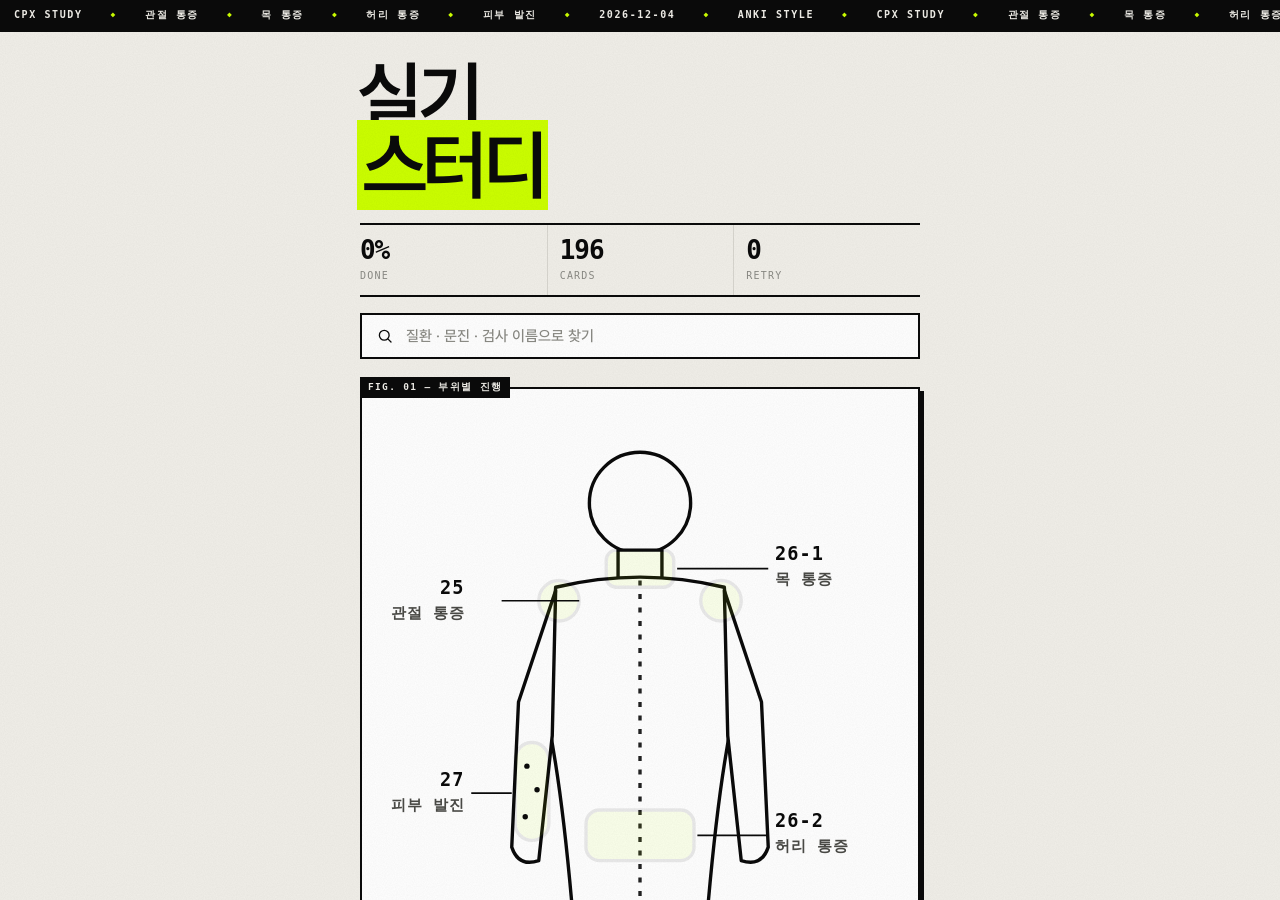
<file: index.html>
<!doctype html>
<html lang="ko">
<head>
<meta charset="utf-8">
<meta name="viewport" content="width=device-width,initial-scale=1,viewport-fit=cover">
<meta name="theme-color" content="#0A0A0A">
<title>CPX Study</title>
<link rel="manifest" href="manifest.webmanifest">
<link rel="apple-touch-icon" href="icons/icon-192.png">
<meta name="apple-mobile-web-app-capable" content="yes">
<meta name="apple-mobile-web-app-status-bar-style" content="default">
<meta name="apple-mobile-web-app-title" content="CPX">
<link rel="stylesheet" href="assets/style.css?v=16">
</head>
<body>
<div class="ticker"><div class="tk" id="tk"></div></div>
<div class="scroll"><div class="w">
  <header class="mast">
    <h1>실기<br><em>스터디</em></h1>
    <div class="strip">
      <div><b id="ovP">0%</b><span>done</span></div>
      <div><b id="ovN">0</b><span>cards</span></div>
      <div><b id="ovR">0</b><span>retry</span></div>
    </div>
  </header>
  <div class="search"><span id="sic"></span>
    <input id="q" type="search" placeholder="질환 · 문진 · 검사 이름으로 찾기" autocomplete="off"></div>
  <div id="results" class="hide"></div>
  <div class="bodywrap" id="bodywrap"></div>
  <div id="list"></div>
  <div class="foot">진행률은 이 기기에 저장돼요.<br>
    <button id="exp">내보내기</button> &nbsp;·&nbsp; <button id="imp">불러오기</button> &nbsp;·&nbsp; <button id="rst">전부 초기화</button>
    <input id="impFile" type="file" accept="application/json" class="hide"></div>
</div></div>
<div class="install" id="install">
  <p id="instMsg">홈 화면에 추가하면 앱처럼 전체화면으로 열리고, 오프라인에서도 돼요.</p>
  <div class="r"><button id="instNo">나중에</button><button class="p" id="instGo">추가</button></div>
</div>
<script type="module">
import { $, $$, loadIndex, loadCC, ccStat, getCard, exportProgress, importProgress, resetAll, registerSW, installPrompt, strip } from './assets/store.js?v=16';
import { ICON, toast } from './assets/ui.js?v=16';
import { bodyMap } from './assets/body.js?v=16';
import { applyPrefOnly } from './assets/enhance.js?v=16';
applyPrefOnly(); registerSW(); installPrompt();
$('#sic').innerHTML = ICON.search;
const tkItems = ['CPX STUDY', '관절 통증', '목 통증', '허리 통증', '피부 발진', new Date().toISOString().slice(0,10), 'ANKI STYLE'];
$('#tk').innerHTML = [...tkItems, ...tkItems].map(x => `<span>${x}</span>`).join('');

let INDEX = null, SEARCH = null;
function bindBody() { $$('#bodywrap .hs').forEach(g => g.onclick = () => location.href = 'decks.html?cc=' + g.dataset.cc); }
async function draw() {
  INDEX = await loadIndex();
  let tot = 0, ok = 0, bad = 0; const out = []; const P = {};
  for (const part of INDEX.parts) {
    const rows = [];
    for (const cc of part.ccs) {
      if (cc.status !== 'ready') { rows.push(`<div class="blk soon"><div class="no">${cc.num}</div><h3>${cc.title}</h3><div class="en">coming soon</div></div>`); continue; }
      const data = await loadCC(cc.id);
      const s = ccStat(cc.id, data.decks.map(d => d.cards.length));
      let b = 0; data.decks.forEach((d, di) => d.cards.forEach((_, ci) => { if (getCard(cc.id, di, ci).ok === false) b++; }));
      tot += s.total; ok += s.ok; bad += b; P[cc.id] = s.pct;
      const seg = [...Array(10)].map((_, k) => `<i class="${k < Math.round(s.pct / 10) ? 'on' : ''}"></i>`).join('');
      rows.push(`<a class="blk" href="decks.html?cc=${cc.id}">
        ${b ? `<span class="tag">RETRY ${b}</span>` : (s.pct === 100 ? `<span class="tag">DONE</span>` : '')}
        <div class="no">${cc.num}</div>
        <div class="pr"><b>${s.pct}%</b><div class="seg">${seg}</div></div>
        <h3>${cc.title}</h3><div class="en">${cc.en} · ${s.total} cards</div></a>`);
    }
    out.push(`<div class="sech"><h2>${part.name}</h2><span>${part.ccs.filter(c => c.status === 'ready').length} / ${part.ccs.length}</span></div>${rows.join('')}`);
  }
  $('#list').innerHTML = out.join('');
  $('#bodywrap').innerHTML = bodyMap({}) + `<div class="bodycap"><span>tap a region</span><span><b>${Object.values(P).filter(v=>v>=100).length}</b> / ${Object.keys(P).length} complete</span></div>`;
  bindBody();
  requestAnimationFrame(() => requestAnimationFrame(() => { $('#bodywrap').firstElementChild.outerHTML = bodyMap(P); bindBody(); }));
  $('#ovP').textContent = (tot ? Math.round(ok / tot * 100) : 0) + '%';
  $('#ovN').textContent = tot; $('#ovR').textContent = bad;

}
draw();

async function buildSearch() {
  if (SEARCH) return SEARCH; SEARCH = [];
  for (const part of INDEX.parts) for (const cc of part.ccs) {
    if (cc.status !== 'ready') continue;
    const data = await loadCC(cc.id);
    data.decks.forEach((d, di) => d.cards.forEach((c, ci) => SEARCH.push({ cc: cc.id, num: cc.num, deck: d.t, di, ci, title: c.t,
      text: strip(c.f.big + ' ' + (c.f.nm || '') + ' ' + (c.f.chips || []).join(' ') + ' ' + c.b) })));
  }
  return SEARCH;
}
const esc = s => s.replace(/[.*+?^${}()|[\]\\]/g, '\\$&');
let timer = null;
$('#q').addEventListener('input', e => { clearTimeout(timer); timer = setTimeout(() => run(e.target.value.trim()), 160); });
async function run(q) {
  const R = $('#results'), L = $('#list');
  if (q.length < 2) { R.classList.add('hide'); L.classList.remove('hide'); return; }
  const idx = await buildSearch(); const rx = new RegExp(esc(q), 'i');
  const hits = idx.filter(h => rx.test(h.title) || rx.test(h.text)).slice(0, 40);
  L.classList.add('hide'); R.classList.remove('hide');
  if (!hits.length) { R.innerHTML = '<p class="empty">찾은 게 없어요.</p>'; return; }
  R.innerHTML = hits.map(h => {
    const m = h.text.match(new RegExp('.{0,40}' + esc(q) + '.{0,60}', 'i'));
    const snip = (m ? m[0] : h.text.slice(0, 90)).replace(rx, s => '<mark>' + s + '</mark>');
    return `<a class="hit" href="cards.html?cc=${h.cc}&d=${h.di}&i=${h.ci}"><div class="loc">CPX ${h.num} · ${h.deck}</div><div class="t">${h.title}</div><div class="x">${snip}</div></a>`;
  }).join('');
}
$('#exp').onclick = exportProgress;
$('#imp').onclick = () => $('#impFile').click();
$('#impFile').onchange = e => { if (!e.target.files[0]) return; importProgress(e.target.files[0], ok => { toast(ok ? '불러왔어요' : '파일을 읽지 못했어요'); if (ok) setTimeout(() => location.reload(), 600); }); };
$('#rst').onclick = () => { if (confirm('진행률을 전부 지울까요?')) { resetAll(); location.reload(); } };
</script>
</body>
</html>
</file>
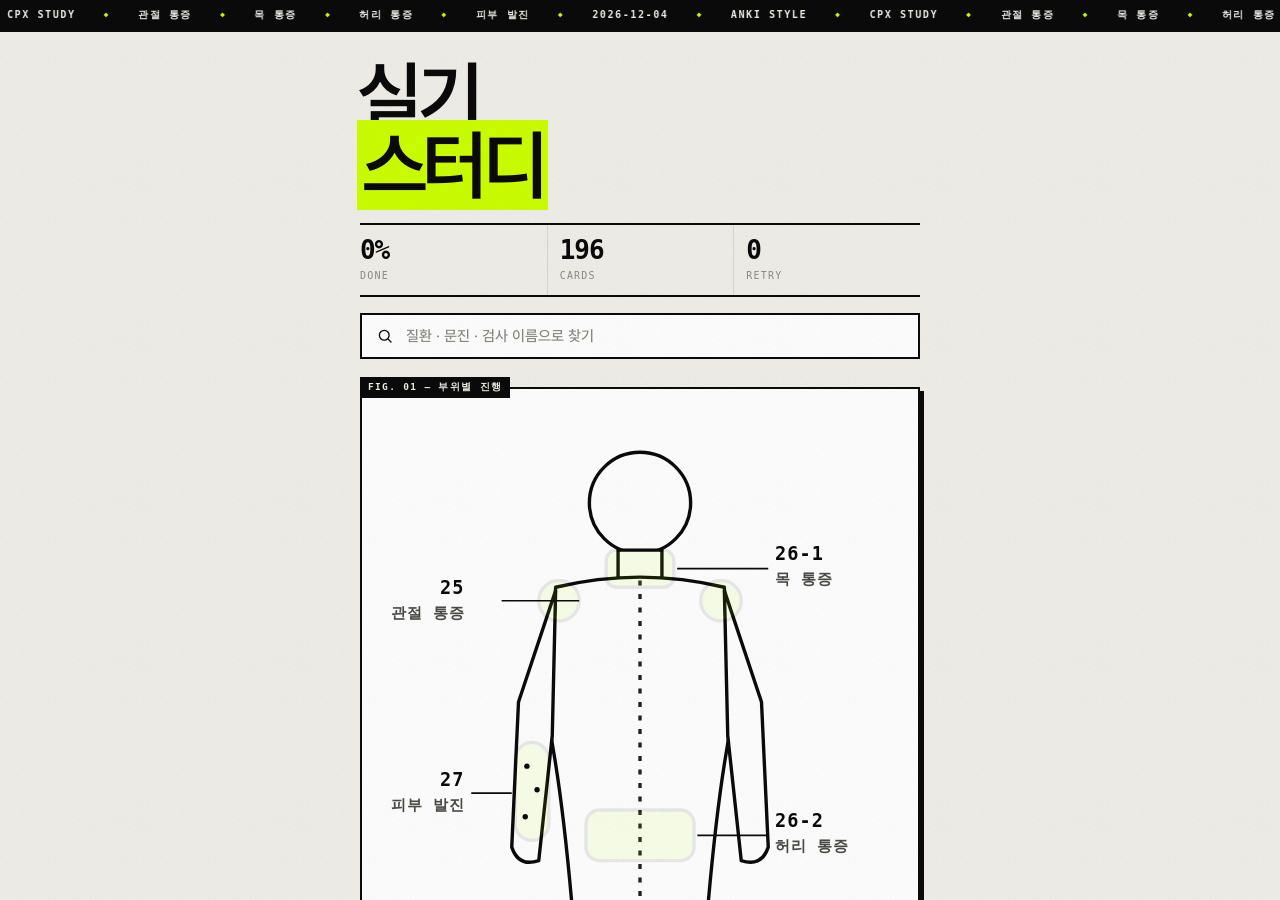
<file: cards.html>
<!doctype html>
<html lang="ko">
<head>
<meta charset="utf-8">
<meta name="viewport" content="width=device-width,initial-scale=1,viewport-fit=cover">
<meta name="theme-color" content="#0A0A0A">
<title>CPX Study</title>
<link rel="manifest" href="manifest.webmanifest">
<link rel="apple-touch-icon" href="icons/icon-192.png">
<meta name="apple-mobile-web-app-capable" content="yes">
<link rel="stylesheet" href="assets/style.css?v=16">
</head>
<body class="study">
<div class="top"><div class="in">
  <a class="sq" id="bk"></a>
  <div class="tt"><b id="dTitle"></b><span id="dCC"></span></div>
  <span class="cnt"><b id="cur">01</b><small> / </small><span id="tot">01</span></span>
  <button class="sq" id="more" aria-label="메뉴"></button>
</div></div>
<div class="pips" id="pips"></div>
<div class="stage" id="stage"></div>
<div class="bot">
  <div class="acts">
    <button class="act sm" id="prev"></button>
    <button class="act no" id="mNo">다시</button>
    <button class="act mid" id="flip">뒤집기</button>
    <button class="act ok" id="mYes">외웠다</button>
    <button class="act sm" id="next"></button>
  </div>
  <div class="hintl" id="hintl">tap to flip · swipe to grade</div>
</div>
<div class="fin" id="fin"><div class="in">
  <div class="n" id="finN"></div><h3 id="finT"></h3><p id="finP"></p><div class="ls" id="finL"></div>
  <button class="fbtn" id="finB"></button><button class="fbtn ghost" id="finH">덱 목록으로</button>
</div></div>

<script type="module">
import { $, $$, loadIndex, loadCC, getCard, setCard, resetDeck, qs, registerSW } from './assets/store.js?v=16';
import { ICON, sheet, toast } from './assets/ui.js?v=16';
import { stamp } from './assets/body.js?v=16';
import { applyPrefOnly, highlight, zoomable } from './assets/enhance.js?v=16';
applyPrefOnly(); registerSW();
$('#bk').innerHTML = ICON.back; $('#more').innerHTML = ICON.more;
$('#prev').innerHTML = ICON.prev; $('#next').innerHTML = ICON.next;


const ccId = qs('cc'), dIdx = +(qs('d') || 0), startAt = qs('i') !== null ? +qs('i') : 0;
let meta = null, deckDef = null, base = [], deck = [], i = 0, only = false;
const stage = $('#stage');

(async () => {
  const idx = await loadIndex();
  idx.parts.forEach(p => p.ccs.forEach(c => { if (c.id === ccId) meta = c; }));
  if (!meta) { location.href = 'index.html'; return; }
  const data = await loadCC(ccId); deckDef = data.decks[dIdx];
  if (!deckDef) { location.href = 'decks.html?cc=' + ccId; return; }
  document.title = `${deckDef.t} — CPX ${meta.num}`;
  $('#dTitle').textContent = deckDef.t; $('#dCC').textContent = `CPX ${meta.num} · ${meta.title}`;
  $('#bk').href = 'decks.html?cc=' + ccId;
  base = deckDef.cards.map((c, n) => ({ c, n })); deck = base.slice();
  i = Math.max(0, Math.min(startAt, deck.length - 1));
  render();
})();

/* ── 렌더: 스택 3장 ── */
function stats(mt) {
  const cells = [];
  (mt || '').split('·').forEach(x => { const m = x.match(/<b>(.*?)<\/b>/);
    if (m) cells.push([m[1].replace(/개$/, ''), x.replace(/<[^>]*>/g, '').replace(/[0-9]+개?/g, '').trim()]); });
  return cells.length >= 2 ? `<div class="fs">${cells.slice(0, 3).map(c => `<div><b>${c[0]}</b><span>${c[1]}</span></div>`).join('')}</div>` : '';
}
function cardHTML(e, pos) {
  const c = e.c, f = c.f, s = getCard(ccId, dIdx, e.n);
  const foot = stats(f.mt);
  return `<div class="sc c${pos}${s.ok === true ? ' ok' : ''}" data-n="${e.n}">
    <div class="stamp y">GOT IT</div><div class="stamp n">AGAIN</div>
    <div class="card-stamp">${stamp('GOT IT', 74)}</div>
    <div class="fc">
      <div class="f fr">
        <div class="ft"><span>${f.kk}</span><span class="seq">${String(i + pos + 1).padStart(2, '0')} / ${String(deck.length).padStart(2, '0')}</span></div>
        <div class="fm"><div class="big ${f.cls}">${f.big}</div>${f.nm ? `<div class="nm">${f.nm}</div>` : ''}${(!foot && f.mt) ? `<div class="mt">${f.mt}</div>` : ''}</div>
        ${foot}
      </div>
      <div class="f bk">
        <div class="bh"><span class="g">${c.t}</span><span class="n">${c.n || ''}</span><span class="c">${c.c || ''}</span></div>
        <div class="bd">${(f.chips && f.chips.length ? `<div class="sum"><span class="lab">이 카드의 뼈대 ${f.chips.length}</span><div class="chips">${f.chips.map(x => `<span>${x}</span>`).join('')}</div></div>` : '')}${c.b}</div>
      </div>
    </div></div>`;
}
function render() {
  stage.innerHTML = [0, 1, 2].filter(k => i + k < deck.length).reverse().map(k => cardHTML(deck[i + k], k)).join('');
  const topc = stage.querySelector('.c0');
  if (topc) { highlight(topc.querySelector('.bd')); zoomable(topc.querySelector('.bd')); bindDrag(topc); }
  $('#cur').textContent = String(i + 1).padStart(2, '0'); $('#tot').textContent = String(deck.length).padStart(2, '0');
  $('#prev').disabled = i === 0;
  pips();
}
function pips() {
  $('#pips').innerHTML = deck.map((e, n) => { const s = getCard(ccId, dIdx, e.n);
    const k = s.ok === true ? 'ok' : s.ok === false ? 'no' : s.seen ? 'seen' : '';
    return `<i class="${k}${n === i ? ' cur' : ''}"></i>`; }).join('');
}

/* ── 뒤집기 ── */
function flip() {
  const t = stage.querySelector('.c0'); if (!t) return;
  t.classList.toggle('flip');
  if (t.classList.contains('flip')) { const e = deck[i], s = getCard(ccId, dIdx, e.n); setCard(ccId, dIdx, e.n, { seen: 1, ok: s.ok }); pips(); }
}
$('#flip').onclick = flip;

/* ── 드래그 (포인터) ── */
let drag = null;
function bindDrag(el) {
  el.addEventListener('pointerdown', e => {
    if (e.target.closest('.bd') && el.classList.contains('flip')) { drag = { el, x0: e.clientX, y0: e.clientY, dx: 0, dy: 0, moved: false, scrollable: true }; }
    else drag = { el, x0: e.clientX, y0: e.clientY, dx: 0, dy: 0, moved: false, scrollable: false };
    el.setPointerCapture?.(e.pointerId);
  });
  el.addEventListener('pointermove', e => {
    if (!drag || drag.el !== el) return;
    drag.dx = e.clientX - drag.x0; drag.dy = e.clientY - drag.y0;
    if (!drag.moved) {
      if (Math.abs(drag.dx) < 8 && Math.abs(drag.dy) < 8) return;
      if (drag.scrollable && Math.abs(drag.dy) > Math.abs(drag.dx)) { drag = null; return; } // 뒷면 스크롤 우선
      drag.moved = true; el.classList.add('drag');
    }
    const r = drag.dx * 0.06;
    el.style.transform = `translate(${drag.dx}px, ${drag.dy * 0.25}px) rotate(${r}deg)`;
    const k = Math.min(1, Math.abs(drag.dx) / 110);
    el.querySelector('.stamp.y').style.opacity = drag.dx > 0 ? k : 0;
    el.querySelector('.stamp.n').style.opacity = drag.dx < 0 ? k : 0;
  });
  const up = e => {
    if (!drag || drag.el !== el) return;
    const d = drag; drag = null;
    el.classList.remove('drag');
    if (!d.moved) { if (!e.target.closest('.bd') || !el.classList.contains('flip')) flip(); return; }
    if (Math.abs(d.dx) > 110) throwCard(el, d.dx > 0);
    else { el.style.transform = ''; el.querySelectorAll('.stamp').forEach(s => s.style.opacity = 0); }
  };
  el.addEventListener('pointerup', up); el.addEventListener('pointercancel', up);
}
function throwCard(el, yes) {
  el.classList.add('fly');
  el.style.transform = `translate(${yes ? 700 : -700}px, ${-40}px) rotate(${yes ? 28 : -28}deg)`;
  el.style.opacity = '0';
  setCard(ccId, dIdx, deck[i].n, { seen: 1, ok: yes });
  setTimeout(() => { if (i === deck.length - 1) { pips(); finish(); } else { i++; render(); } }, 260);
}
$('#mYes').onclick = () => { const t = stage.querySelector('.c0'); if (t) throwCard(t, true); };
$('#mNo').onclick = () => { const t = stage.querySelector('.c0'); if (t) throwCard(t, false); };
$('#prev').onclick = () => { if (i > 0) { i--; render(); } };
$('#next').onclick = () => { if (i < deck.length - 1) { i++; render(); } else finish(); };
document.addEventListener('keydown', e => {
  if (e.key === 'ArrowRight') $('#mYes').click(); if (e.key === 'ArrowLeft') $('#mNo').click();
  if (e.key === ' ') { e.preventDefault(); flip(); } if (e.key === 'Escape') location.href = 'decks.html?cc=' + ccId;
});

/* ── 메뉴 ── */
function shuffle() { deck = deck.map(v => [Math.random(), v]).sort((a, b) => a[0] - b[0]).map(v => v[1]); i = 0; render(); toast('섞었어요'); }
function onlyBad() { const f = base.filter(e => getCard(ccId, dIdx, e.n).ok === false);
  if (!only && !f.length) { toast('다시 볼 카드가 없어요'); return; }
  only = !only; deck = only ? f : base.slice(); i = 0; render(); toast(only ? `다시 볼 것 ${f.length}장` : '전체'); }
function reset() { resetDeck(ccId, dIdx); deck = base.slice(); i = 0; only = false; $('#fin').classList.remove('show'); render(); toast('초기화'); }
$('#more').onclick = () => sheet(deckDef.t, [
  { icon: ICON.shuffle, label: '섞기', on: shuffle },
  { icon: ICON.filter, label: only ? '전체 보기' : '다시 볼 것만', on: onlyBad },
  { icon: ICON.reset, label: '이 덱 초기화', on: reset, danger: true }]);

function finish() {
  const bad = base.filter(e => getCard(ccId, dIdx, e.n).ok === false);
  const done = base.filter(e => getCard(ccId, dIdx, e.n).ok === true).length;
  $('#finN').textContent = Math.round(done / base.length * 100) + '%';
  $('#finT').textContent = bad.length ? '아직 안 붙은 카드' : deckDef.t + ' 완주';
  $('#finP').textContent = bad.length ? '아래 카드만 다시 돌면 돼요.' : '섞어서 한 번 더 돌면 순서 의존이 빠져요.';
  $('#finL').innerHTML = bad.map(e => e.c.t).join(' · ');
  $('#finB').textContent = bad.length ? `다시 볼 것 ${bad.length}장 돌기` : '섞어서 한 번 더';
  $('#fin').classList.add('show');
}
$('#finB').onclick = () => { $('#fin').classList.remove('show');
  const bad = base.filter(e => getCard(ccId, dIdx, e.n).ok === false);
  if (bad.length) { only = true; deck = bad; i = 0; render(); } else shuffle(); };
$('#finH').onclick = () => location.href = 'decks.html?cc=' + ccId;
</script>
</body>
</html>
</file>
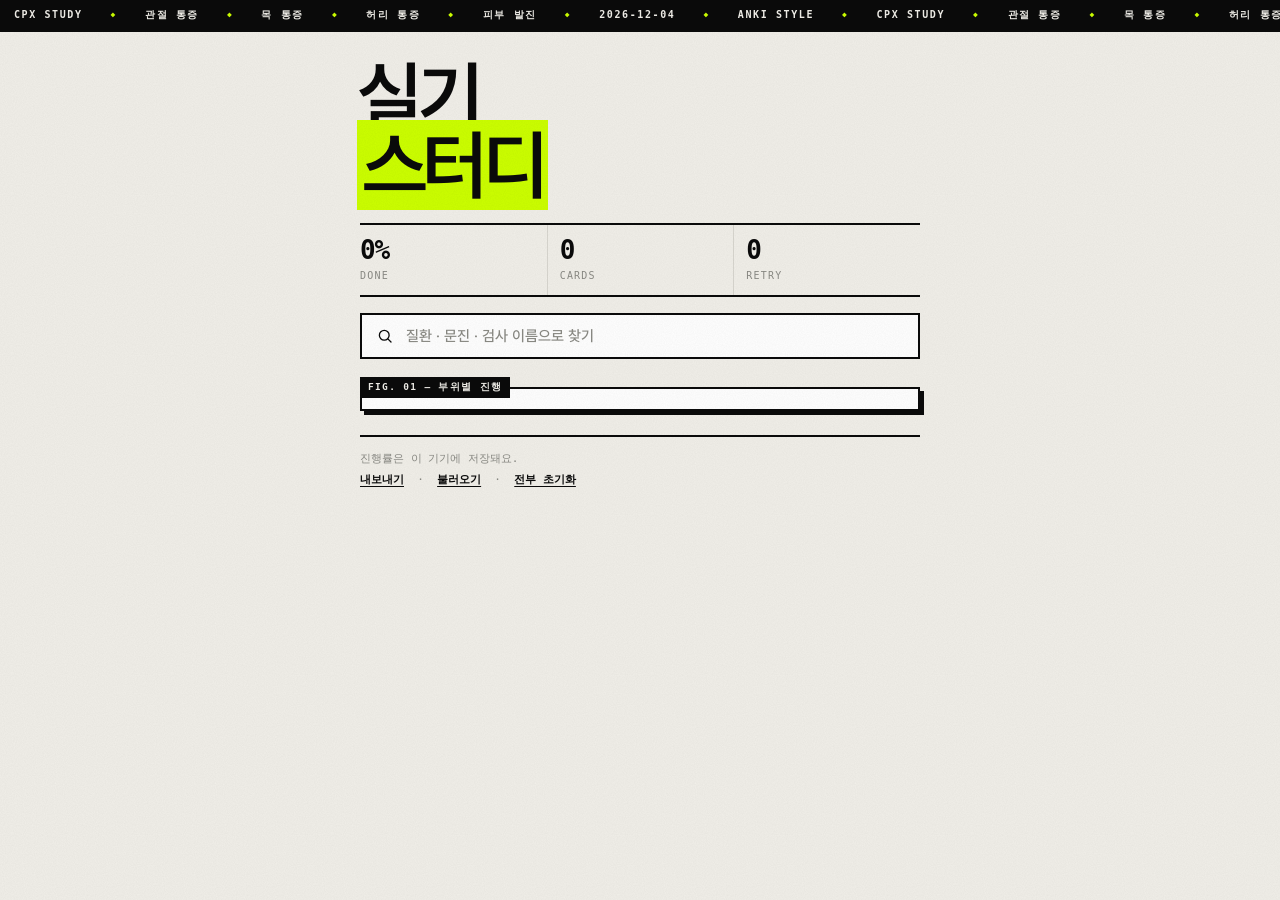
<file: decks.html>
<!doctype html>
<html lang="ko">
<head>
<meta charset="utf-8">
<meta name="viewport" content="width=device-width,initial-scale=1,viewport-fit=cover">
<meta name="theme-color" content="#0A0A0A">
<title>CPX Study</title>
<link rel="manifest" href="manifest.webmanifest">
<link rel="apple-touch-icon" href="icons/icon-192.png">
<meta name="apple-mobile-web-app-capable" content="yes">
<link rel="stylesheet" href="assets/style.css?v=16">
</head>
<body>
<div class="scroll">
  <div class="hub"><div class="in">
    <div style="display:flex;align-items:center;gap:12px;padding:10px 0 6px;padding-top:calc(10px + env(safe-area-inset-top))">
      <a class="sq" href="index.html" id="bk" style="background:transparent;border-color:#F1EFE9;color:#F1EFE9"></a>
      <span class="lab" id="sb" style="color:rgba(255,255,255,.55)"></span>
    </div>
    <div class="no" id="hno"></div>
    <h1 id="hti"></h1><div class="en" id="hen"></div>
    <div class="kk">
      <div><b id="kOk">0</b><span>learned</span></div>
      <div><b id="kRead">0</b><span>read</span></div>
      <div><b id="kBad">0</b><span>retry</span></div>
    </div>
  </div></div>
  <div class="w">
    <div class="modes">
      <a class="mode lime" id="mCard"><span class="lab" id="lC"></span><h3>카드 인출</h3><p id="cMeta"></p>
        <div class="seg" id="cSeg"></div><div class="pc" id="cPc"></div></a>
      <a class="mode" id="mRead"><span class="lab" id="lR"></span><h3>학습모드</h3><p id="rMeta"></p>
        <div class="seg" id="rSeg"></div><div class="pc" id="rPc"></div></a>
    </div>
    <div class="sech"><h2>Decks</h2><span id="dcnt"></span></div>
    <div id="list"></div>
    <div class="links"><a id="pl" target="_blank"><span id="ipdf"></span>PDF</a><a id="gl"><span id="ibook"></span>가이드 전문</a></div>
  </div>
</div>
<script type="module">
import { $, loadIndex, loadCC, loadRead, deckStat, ccStat, guideStat, getCard, qs, registerSW } from './assets/store.js?v=16';
import { ICON } from './assets/ui.js?v=16';
import { bodyMap } from './assets/body.js?v=16';
import { applyPrefOnly } from './assets/enhance.js?v=16';
applyPrefOnly(); registerSW();
$('#bk').innerHTML = ICON.back; $('#lC').textContent = '01 — RECALL'; $('#lR').textContent = '02 — READ';
$('#ipdf').innerHTML = ICON.pdf; $('#ibook').innerHTML = ICON.book;
const id = qs('cc');
(async () => {
  const idx = await loadIndex(); let meta = null;
  idx.parts.forEach(p => p.ccs.forEach(c => { if (c.id === id) meta = c; }));
  if (!meta) { location.href = 'index.html'; return; }
  const data = await loadCC(id);
  document.title = `CPX ${meta.num} ${meta.title}`;
  $('#sb').textContent = `CPX ${meta.num}`; $('#hno').textContent = meta.num;
  $('#hti').textContent = meta.title; $('#hen').textContent = meta.en;
  $('#mRead').href = 'read.html?cc=' + id; $('#mCard').href = 'cards.html?cc=' + id + '&d=0';
  $('#gl').href = 'guide.html?cc=' + id; $('#pl').href = 'guides/' + meta.guide + '.pdf';
  const s = ccStat(id, data.decks.map(d => d.cards.length));
  let bad = 0; data.decks.forEach((d, di) => d.cards.forEach((_, ci) => { if (getCard(id, di, ci).ok === false) bad++; }));
  const doc = await loadRead(id); const g = guideStat(id, doc.parts.map(p => p.secs.length));
  $('#kOk').textContent = s.ok; $('#kRead').textContent = g.done; $('#kBad').textContent = bad;
  const seg = p => [...Array(10)].map((_, k) => `<i class="${k < Math.round(p / 10) ? 'on' : ''}"></i>`).join('');
  $('#cMeta').textContent = `${data.decks.length} decks · ${s.total} cards`; $('#cPc').textContent = `${s.pct}%`; $('#cSeg').innerHTML = seg(s.pct);
  $('#rMeta').textContent = `${doc.parts.length} parts · ${g.total} sections`; $('#rPc').textContent = `${g.pct}%`; $('#rSeg').innerHTML = seg(g.pct);
  $('#hno').insertAdjacentHTML('beforebegin', `<div class="pict">${bodyMap({[id]: 100})}</div>`);
  $('#dcnt').textContent = String(data.decks.length).padStart(2, '0');
  $('#list').innerHTML = data.decks.map((d, di) => {
    const st = deckStat(id, di, d.cards.length);
    return `<a class="deck${st.pct === 100 ? ' done' : ''}" href="cards.html?cc=${id}&d=${di}">
      <div class="n">${String(di + 1).padStart(2, '0')}</div>
      <div class="t"><b>${d.t}</b><span>${d.d}</span></div>
      <div class="e">${st.pct}%<small>${d.cards.length} cards</small></div></a>`;
  }).join('');

})();
</script>
</body>
</html>
</file>
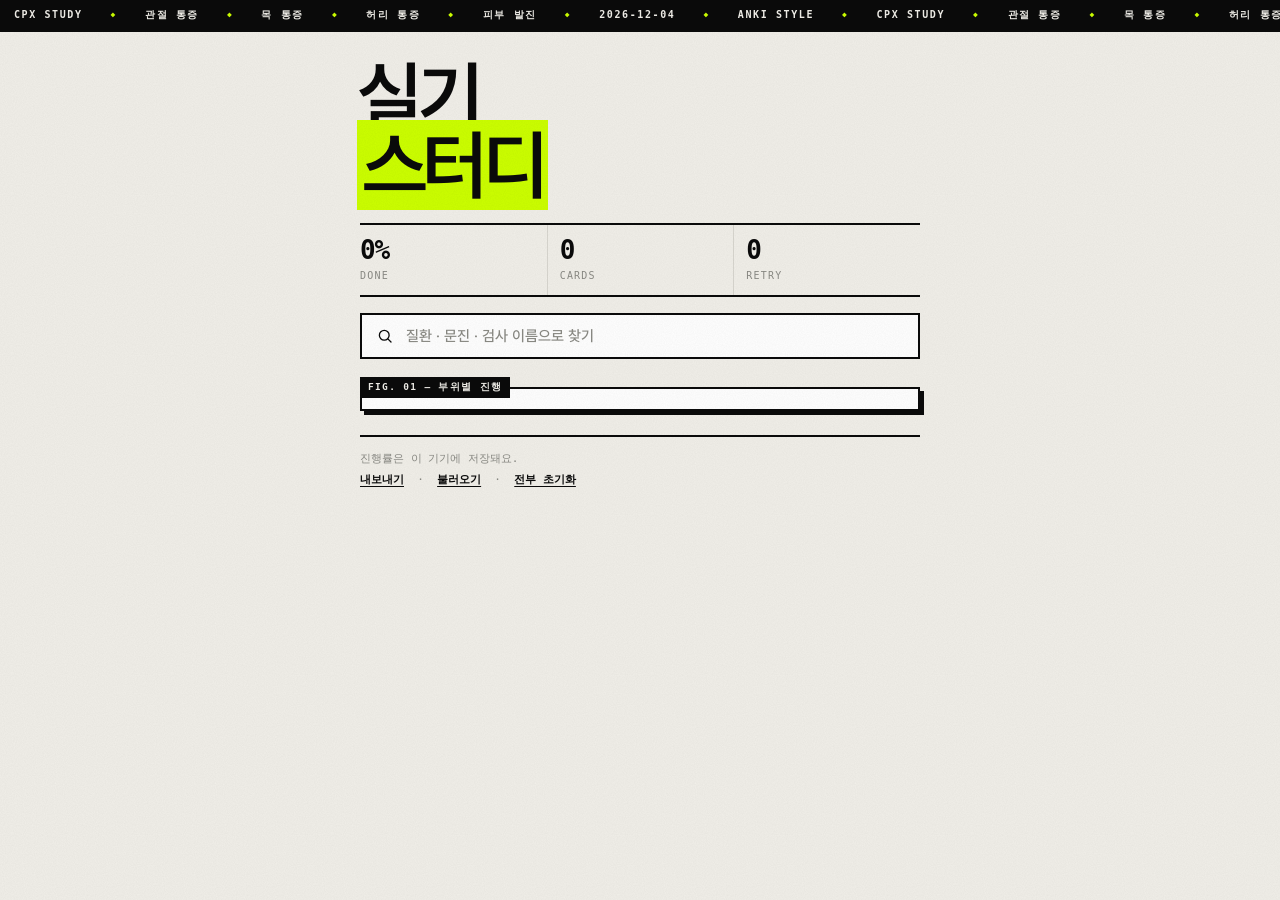
<file: guide.html>
<!doctype html>
<html lang="ko">
<head>
<meta charset="utf-8">
<meta name="viewport" content="width=device-width,initial-scale=1,viewport-fit=cover">
<meta name="theme-color" content="#0A0A0A">
<title>CPX Study — 가이드</title>
<link rel="manifest" href="manifest.webmanifest">
<link rel="apple-touch-icon" href="icons/icon-192.png">
<meta name="apple-mobile-web-app-capable" content="yes">
<link rel="stylesheet" href="assets/style.css?v=16">
</head>
<body>
<div class="top"><div class="in">
  <a class="sq" id="bk" href="index.html"></a>
  <div class="tt"><b id="ti">가이드 전문</b><span id="sb"></span></div>
  <a class="sq" id="pdf" target="_blank" aria-label="PDF"></a>
</div></div>
<iframe class="frame" id="fr" title="가이드"></iframe>
<script type="module">
import { $, loadIndex, qs, registerSW } from './assets/store.js?v=16';
import { ICON } from './assets/ui.js?v=16';
import { applyPrefOnly } from './assets/enhance.js?v=16';
applyPrefOnly(); registerSW();
$('#bk').innerHTML = ICON.back; $('#pdf').innerHTML = ICON.pdf;
const id = qs('cc');
(async () => {
  const idx = await loadIndex(); let meta = null;
  idx.parts.forEach(p => p.ccs.forEach(c => { if (c.id === id) meta = c; }));
  if (!meta) { location.href = 'index.html'; return; }
  $('#ti').textContent = meta.title; $('#sb').textContent = `CPX ${meta.num} · 가이드 전문`;
  $('#bk').href = 'decks.html?cc=' + id;
  $('#fr').src = 'guides/' + meta.guide + '.html';
  $('#pdf').href = 'guides/' + meta.guide + '.pdf';
})();
</script>
</body>
</html>
</file>
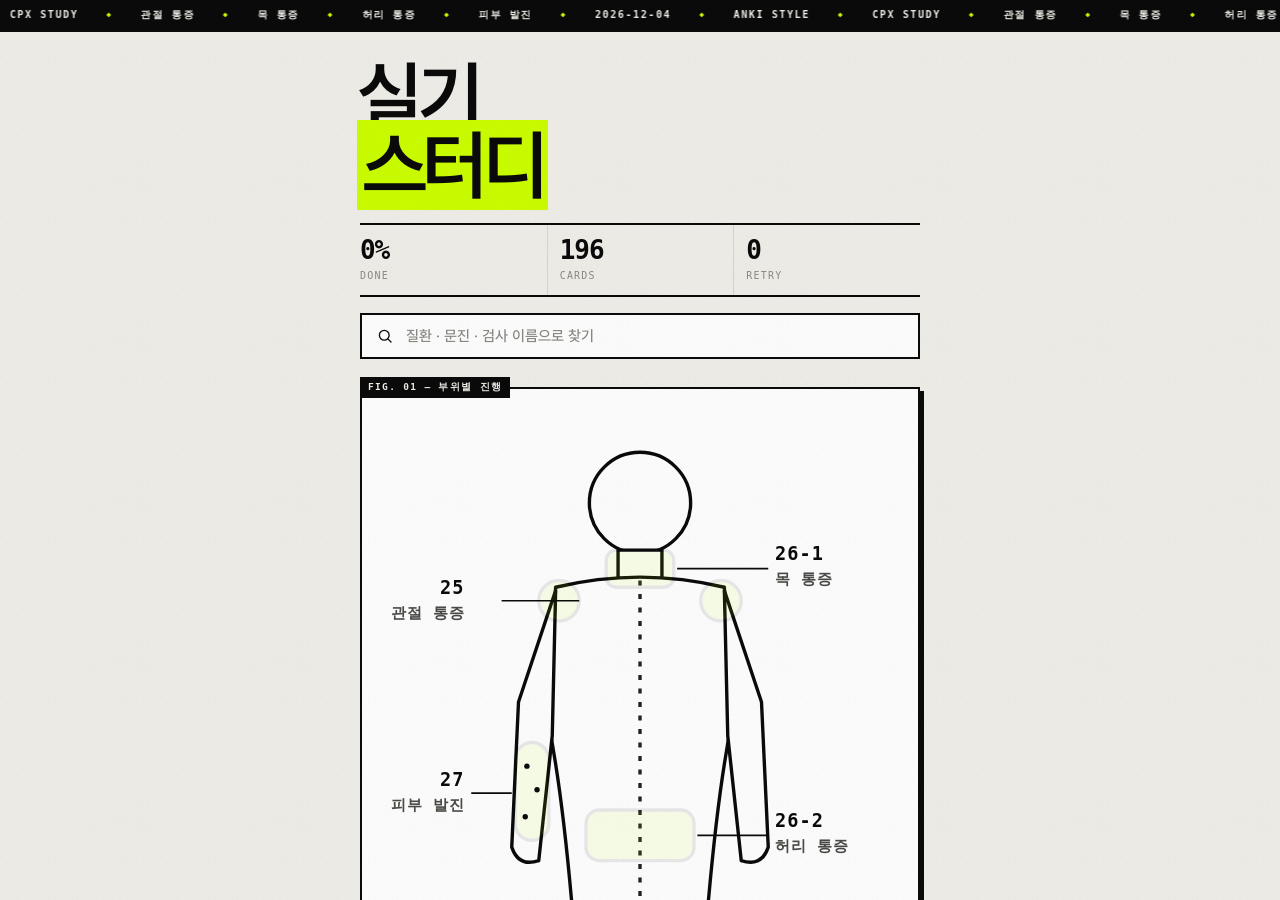
<file: read.html>
<!doctype html>
<html lang="ko">
<head>
<meta charset="utf-8">
<meta name="viewport" content="width=device-width,initial-scale=1,viewport-fit=cover">
<meta name="theme-color" content="#0A0A0A">
<title>CPX Study — 학습모드</title>
<link rel="manifest" href="manifest.webmanifest">
<link rel="apple-touch-icon" href="icons/icon-192.png">
<meta name="apple-mobile-web-app-capable" content="yes">
<link rel="stylesheet" href="assets/style.css?v=16">
</head>
<body>

<div class="top"><div class="in">
  <button class="sq" id="bk"></button>
  <div class="tt"><b id="ti">학습모드</b><span id="sb"></span></div>
  <span class="cnt" id="rt"></span>
</div></div>

<div class="scroll" id="scroll"><div class="w">
  <div id="toc"></div>
  <div id="body" class="hide"></div>
</div></div>

<script type="module">
import { $, $$, loadIndex, loadRead, isRead, setRead, partStat, guideStat, qs, registerSW } from './assets/store.js?v=16';
import { ICON, animateRings, toast } from './assets/ui.js?v=16';
import { applyPrefOnly, highlight, zoomable, viewSettings } from './assets/enhance.js?v=16';
applyPrefOnly(); registerSW();
$('#bk').innerHTML = ICON.back;

const cc = qs('cc');
let meta = null, DOC = null, pi = null;

(async () => {
  const idx = await loadIndex();
  idx.parts.forEach(p => p.ccs.forEach(c => { if (c.id === cc) meta = c; }));
  if (!meta) { location.href = 'index.html'; return; }
  DOC = await loadRead(cc);
  document.title = `학습모드 — CPX ${meta.num}`;
  const p = qs('p');
  if (p !== null) openPart(+p); else showToc();
})();
const counts = () => DOC.parts.map(p => p.secs.length);
const tagNo = t => t.startsWith('PART') ? t.replace('PART ', '').padStart(2, '0') : (t === '표지' ? '00' : '++');

/* 목차 */
function showToc() {
  pi = null;
  $('#body').classList.add('hide'); $('#toc').classList.remove('hide');
  $('#ti').textContent = meta.title;
  $('#sb').textContent = `CPX ${meta.num} · 학습모드`;
  $('#bk').onclick = () => location.href = 'decks.html?cc=' + cc;
  const g = guideStat(cc, counts());
  $('#rt').innerHTML = `<b>${String(g.done).padStart(2,'0')}</b><small> / </small>${String(g.total).padStart(2,'0')}`;
  
  history.replaceState(null, '', `read.html?cc=${cc}`);
  $('#toc').innerHTML =
    `<div class="sech" style="padding-top:18px"><h2>Parts</h2><span>${DOC.parts.length} parts · ${g.total} sections</span></div>` +
    DOC.parts.map((p, n) => {
      const s = partStat(cc, n, p.secs.length);
      return `<button class="deck${s.pct === 100 ? ' done' : ''}" data-p="${n}">
        <div class="n">${tagNo(p.tag)}</div>
        <div class="t"><b>${p.title}</b><span>${p.secs.map(x => x.title).join(' · ')}</span></div>
        <div class="e">${s.done}/${p.secs.length}<small>sections</small></div></button>`;
    }).join('');
  $$('#toc .deck').forEach(b => b.onclick = () => openPart(+b.dataset.p));
  $('#scroll').scrollTop = 0;
}

/* 블록 렌더 */
const wrap = h => `<div><div class="ai">${h}</div></div>`;
function block(b) {
  switch (b.k) {
    case 'p': return `<p class="rp">${b.html}</p>`;
    case 'quote': return `<blockquote class="rq"><div class="who">${b.who}</div>` +
      b.lines.map(l => `<p>${l}</p>`).join('') + `</blockquote>`;
    case 'ask': return `<div class="ask"><button class="q"><span class="mk">Q</span><span>${b.q}</span></button>
      <div class="a">${wrap(b.blocks.map(block).join(''))}</div></div>`;
    case 'tbl': return `<div class="tw">${b.html}</div>`;
    case 'fig': return `<figure>${b.svg}<figcaption>${b.cap}</figcaption></figure>`;
    case 'list': return b.kind === 'flow' ? `<ol class="flow">${b.html}</ol>` : `<ul class="${b.kind}">${b.html}</ul>`;
    case 'dl': return `<dl class="rdl">` + b.rows.map(([k, v]) => `<dt>${k}</dt><dd>${v}</dd>`).join('') + `</dl>`;
    case 'recall': return `<div class="recall"><div class="lb">${b.lb}</div>` + b.qs.map(q => `<p>${q}</p>`).join('') + `</div>`;
    case 'si': return `<div class="ask si2"><button class="q"><span class="mk">말</span><b>${b.code}</b>
        <em class="gd ${b.grade}">${b.grade}</em></button>
      <div class="a">${wrap(`<p class="why">${b.why}</p><div class="say">&ldquo;${b.say}&rdquo;</div>
        <div class="tw"><table><thead><tr><th>환자의 답</th><th>가리키는 것</th><th>그렇게 갈리는 이유</th></tr></thead>
        <tbody>${b.rows.map(r => `<tr><td>${r[0]}</td><td class="dx">${r[1]}</td><td class="rz">${r[2]}</td></tr>`).join('')}</tbody></table></div>`)}</div></div>`;
    case 'card': return `<div class="ask si2"><button class="q"><span class="mk">손</span><b>${b.nm}</b><em class="en">${b.en}</em></button>
      <div class="a">${wrap((b.svg ? `<figure>${b.svg}</figure>` : '') +
        b.dl.map(([k, v]) => `<div class="kv"><b>${k}</b><span>${v}</span></div>`).join(''))}</div></div>`;
    default: return '';
  }
}

/* 파트 본문 */
function openPart(n) {
  pi = n;
  const p = DOC.parts[n];
  $('#toc').classList.add('hide'); $('#body').classList.remove('hide');
  $('#ti').textContent = meta.title;
  $('#sb').textContent = `CPX ${meta.num} · ${p.tag}`;
  $('#bk').onclick = showToc;
  history.replaceState(null, '', `read.html?cc=${cc}&p=${n}`);

  $('#body').innerHTML =
    `<div class="rhead"><div class="pn">${p.tag}</div><h2>${p.title}</h2>${p.dek ? `<p>${p.dek}</p>` : ''}</div>
     <div class="tools">
       <button class="tbtn" id="allOpen">전부 펼치기</button>
       <button class="tbtn" id="allShut">전부 접기</button>
       <span class="vwrap"></span></div>` +
    p.secs.map((s, si) => {
      const r = isRead(cc, n, si);
      return `<section class="acc${r ? ' read' : ''}" data-s="${si}">
        <button class="ah"><span class="sq">${r ? ICON.check : si + 1}</span>
          <span class="at">${s.title}</span><span class="cv">${ICON.next}</span></button>
        <div class="ab"><div><div class="abi">
          ${s.sub ? `<p class="rsub">${s.sub}</p>` : ''}
          ${s.blocks.map(block).join('')}
          <button class="mark">${r ? ICON.check + ' 읽음' : '이 절 읽음'}</button>
        </div></div></div></section>`;
    }).join('') +
    `<div class="pnav">
       <button class="pbtn ic" id="prevP">${ICON.prev}</button>
       <button class="pbtn" id="toToc">목차</button>
       <button class="pbtn pri" id="doneP">다 읽음</button>
       <button class="pbtn ic" id="nextP">${ICON.next}</button></div>`;

  highlight($('#body')); zoomable($('#body')); viewSettings('#body .vwrap');
  bind(n); refresh();
  $('#prevP').disabled = (n === 0);
  $('#nextP').disabled = (n === DOC.parts.length - 1);
  $('#scroll').scrollTop = 0;
  const first = p.secs.findIndex((_, si) => !isRead(cc, n, si));
  const t = $$('#body .acc')[first < 0 ? 0 : first];
  if (t) t.classList.add('open');
}

function bind(n) {
  $$('#body .acc').forEach(sec => {
    sec.querySelector('.ah').onclick = () => sec.classList.toggle('open');
    sec.querySelector('.mark').onclick = e => {
      e.stopPropagation();
      const si = +sec.dataset.s, now = !isRead(cc, n, si);
      setRead(cc, n, si, now);
      sec.classList.toggle('read', now);
      sec.querySelector('.mark').innerHTML = now ? ICON.check + ' 읽음' : '이 절 읽음';
      sec.querySelector('.sq').innerHTML = now ? ICON.check : (si + 1);
      if (now) { sec.classList.remove('open'); const nx = sec.nextElementSibling; if (nx && nx.classList.contains('acc')) nx.classList.add('open'); }
      refresh();
    };
  });
  $$('#body .ask .q').forEach(q => q.onclick = () => q.parentElement.classList.toggle('open'));
  $('#allOpen').onclick = () => $$('#body .acc, #body .ask').forEach(x => x.classList.add('open'));
  $('#allShut').onclick = () => $$('#body .acc, #body .ask').forEach(x => x.classList.remove('open'));
  $('#toToc').onclick = showToc;
  $('#prevP').onclick = () => { if (pi > 0) openPart(pi - 1); };
  $('#nextP').onclick = () => { if (pi < DOC.parts.length - 1) openPart(pi + 1); };
  $('#doneP').onclick = () => {
    const k = DOC.parts[pi].secs.length;
    const all = [...Array(k).keys()].every(si => isRead(cc, pi, si));
    [...Array(k).keys()].forEach(si => setRead(cc, pi, si, !all));
    openPart(pi); toast(all ? '읽음을 풀었어요' : '이 파트 다 읽음');
  };
}
function refresh() {
  const g = guideStat(cc, counts());
  const s = partStat(cc, pi, DOC.parts[pi].secs.length);
  $('#rt').innerHTML = `<b>${String(s.done).padStart(2,'0')}</b><small> / </small>${String(s.total).padStart(2,'0')}`;
  
}
document.addEventListener('keydown', e => {
  if (pi === null) return;
  if (e.key === 'ArrowRight') $('#nextP').click();
  if (e.key === 'ArrowLeft') $('#prevP').click();
  if (e.key === 'Escape') showToc();
});
</script>
</body>
</html>
</file>
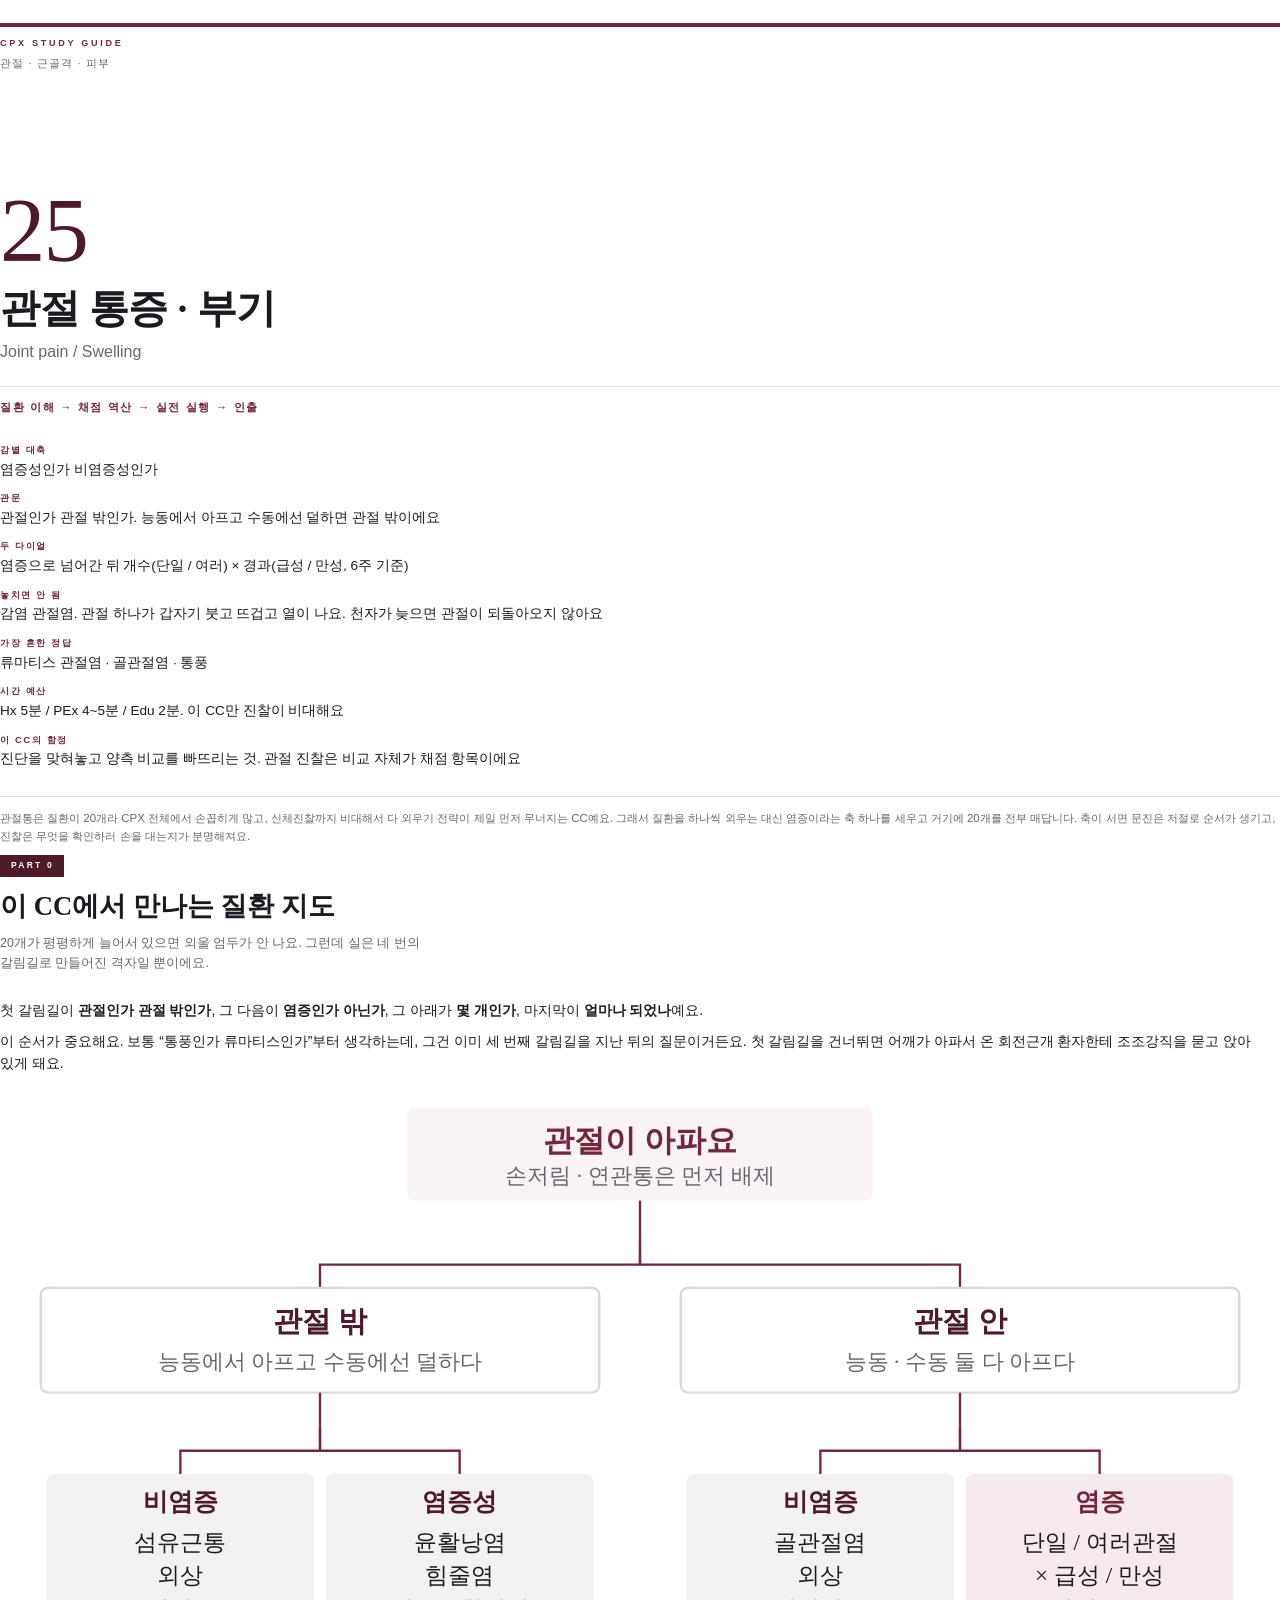
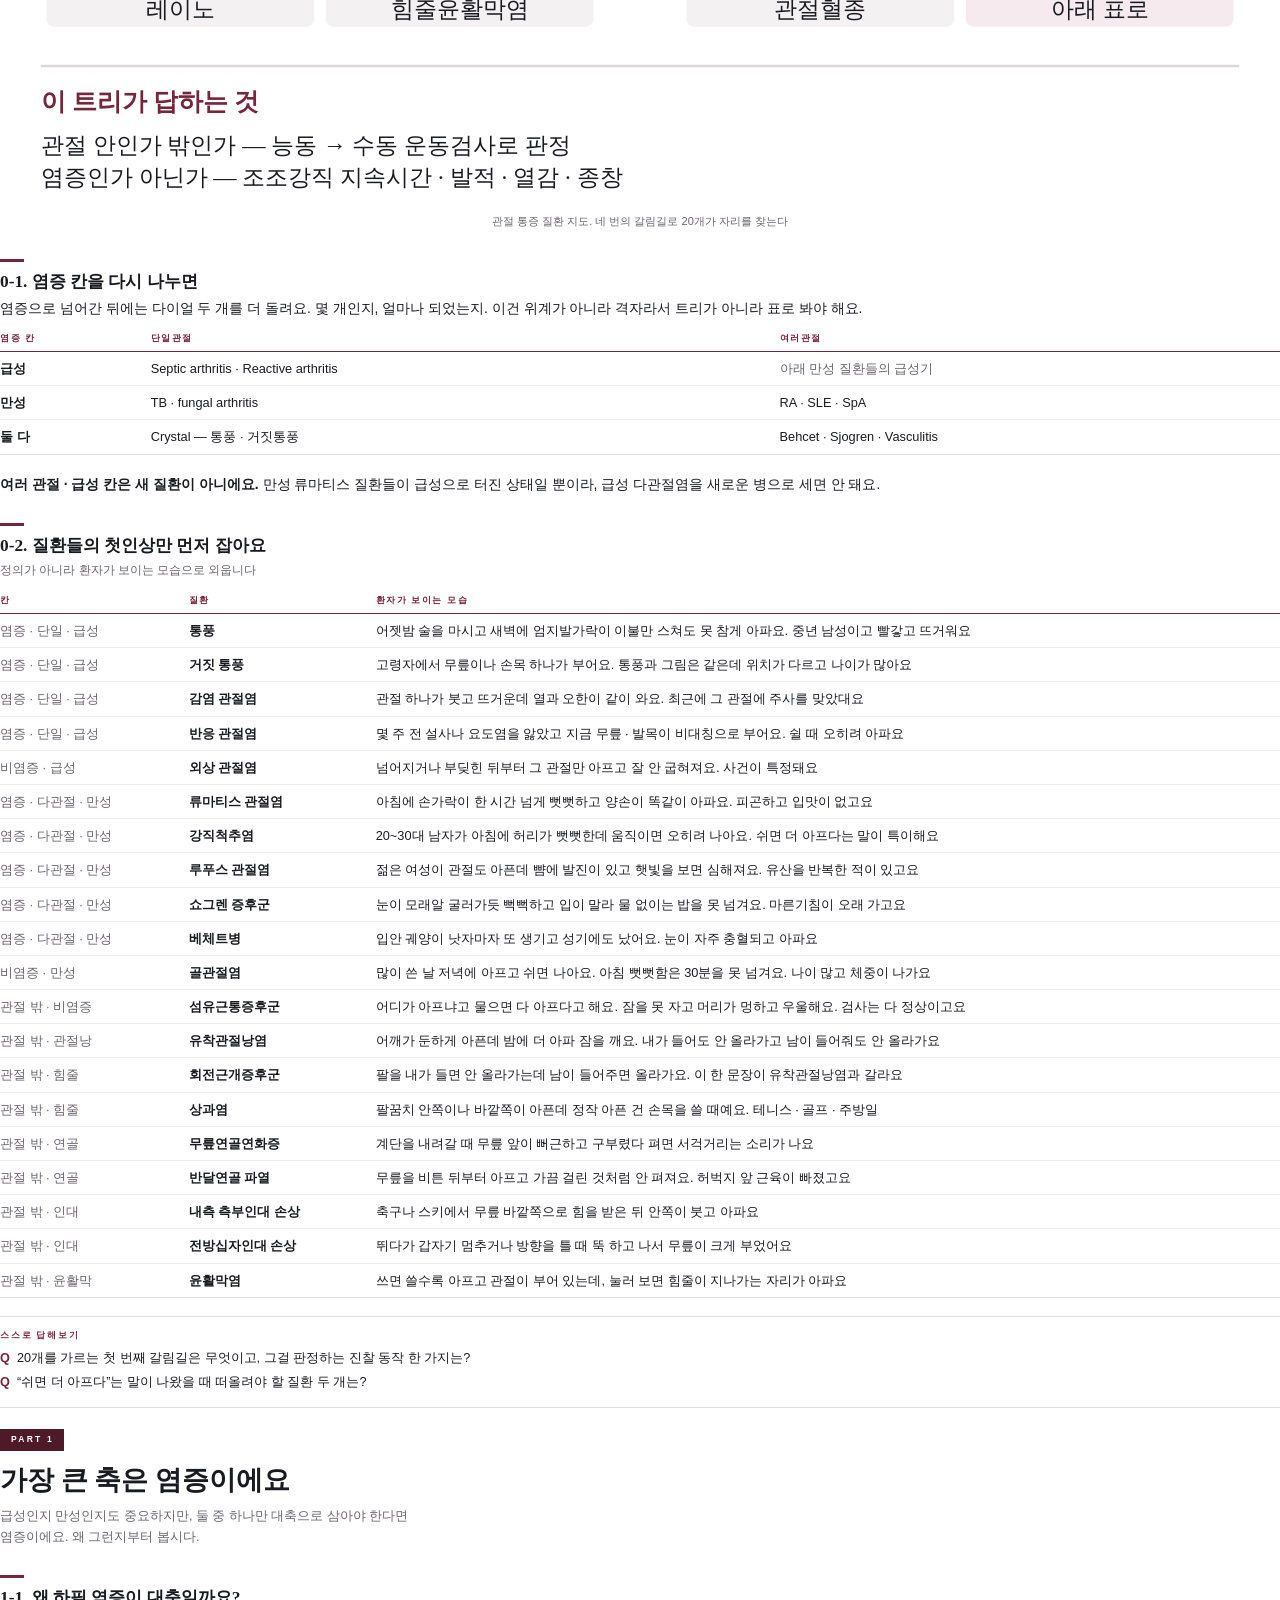
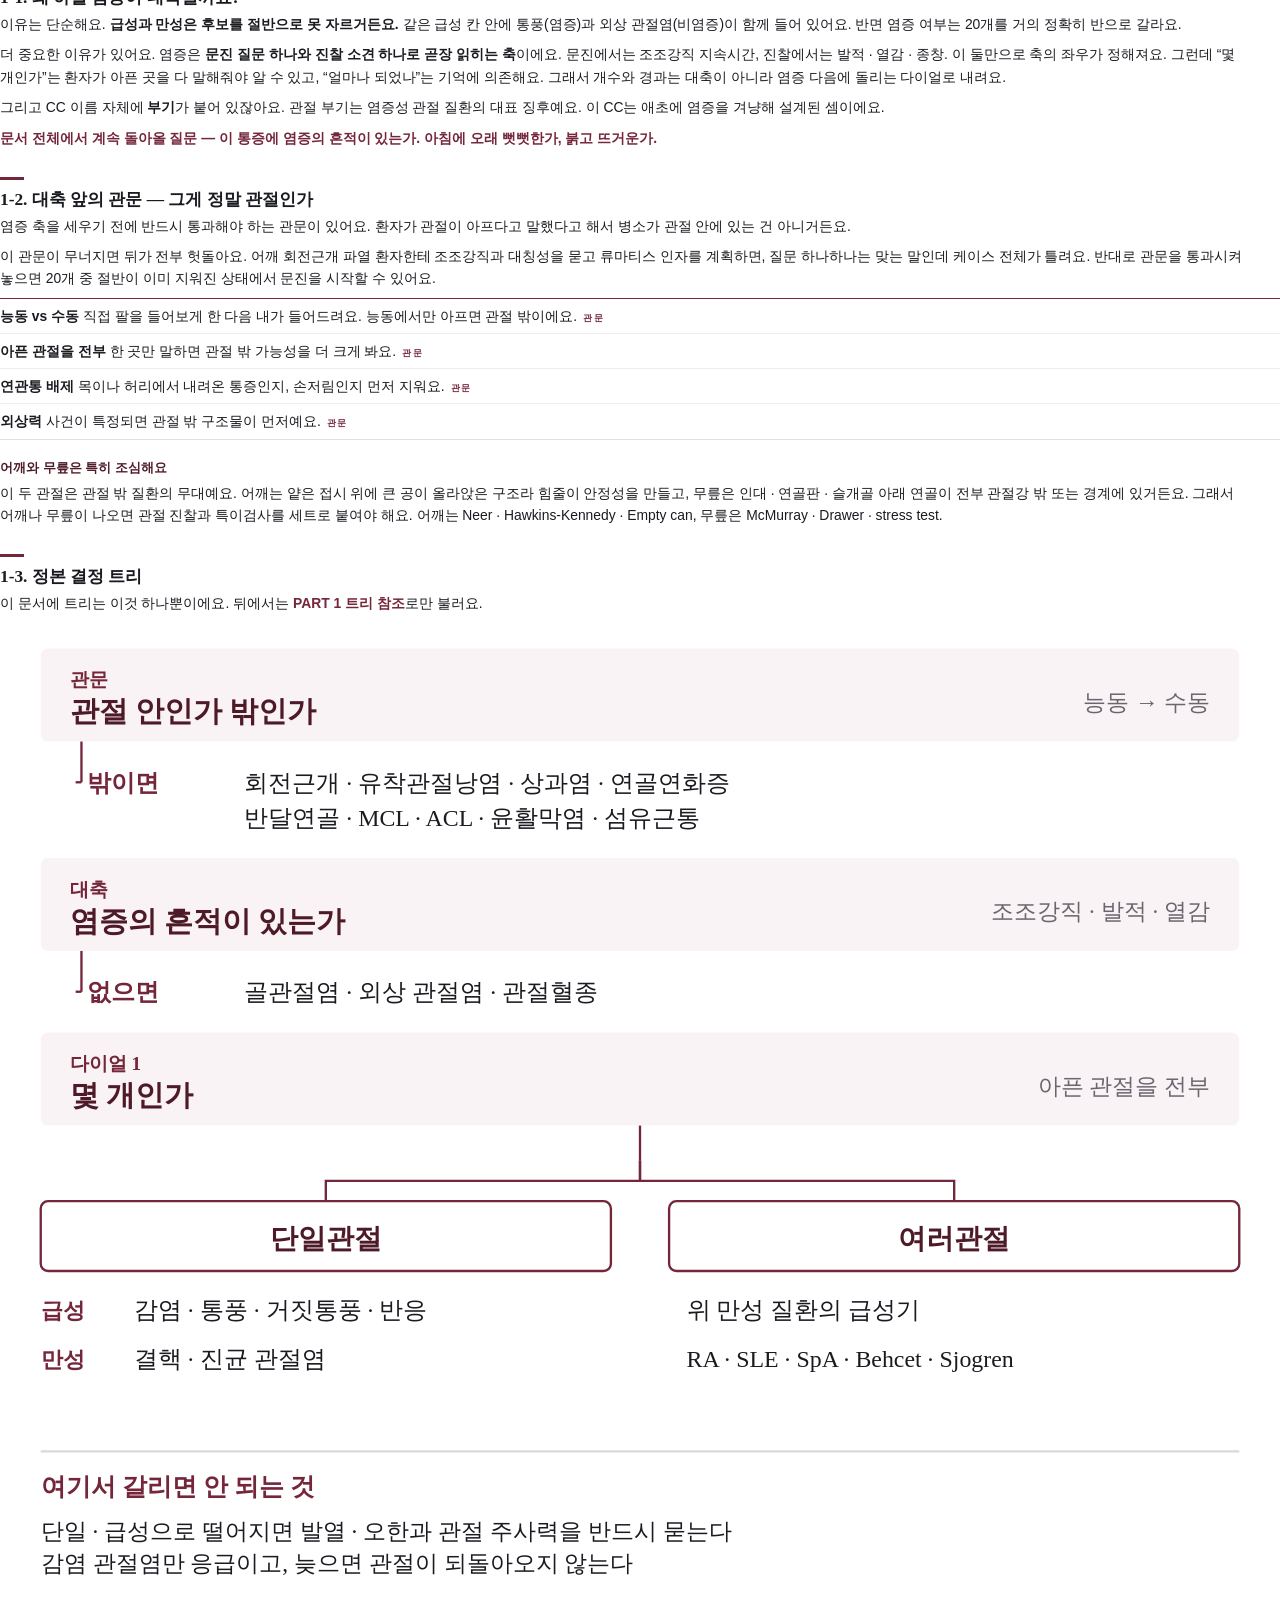
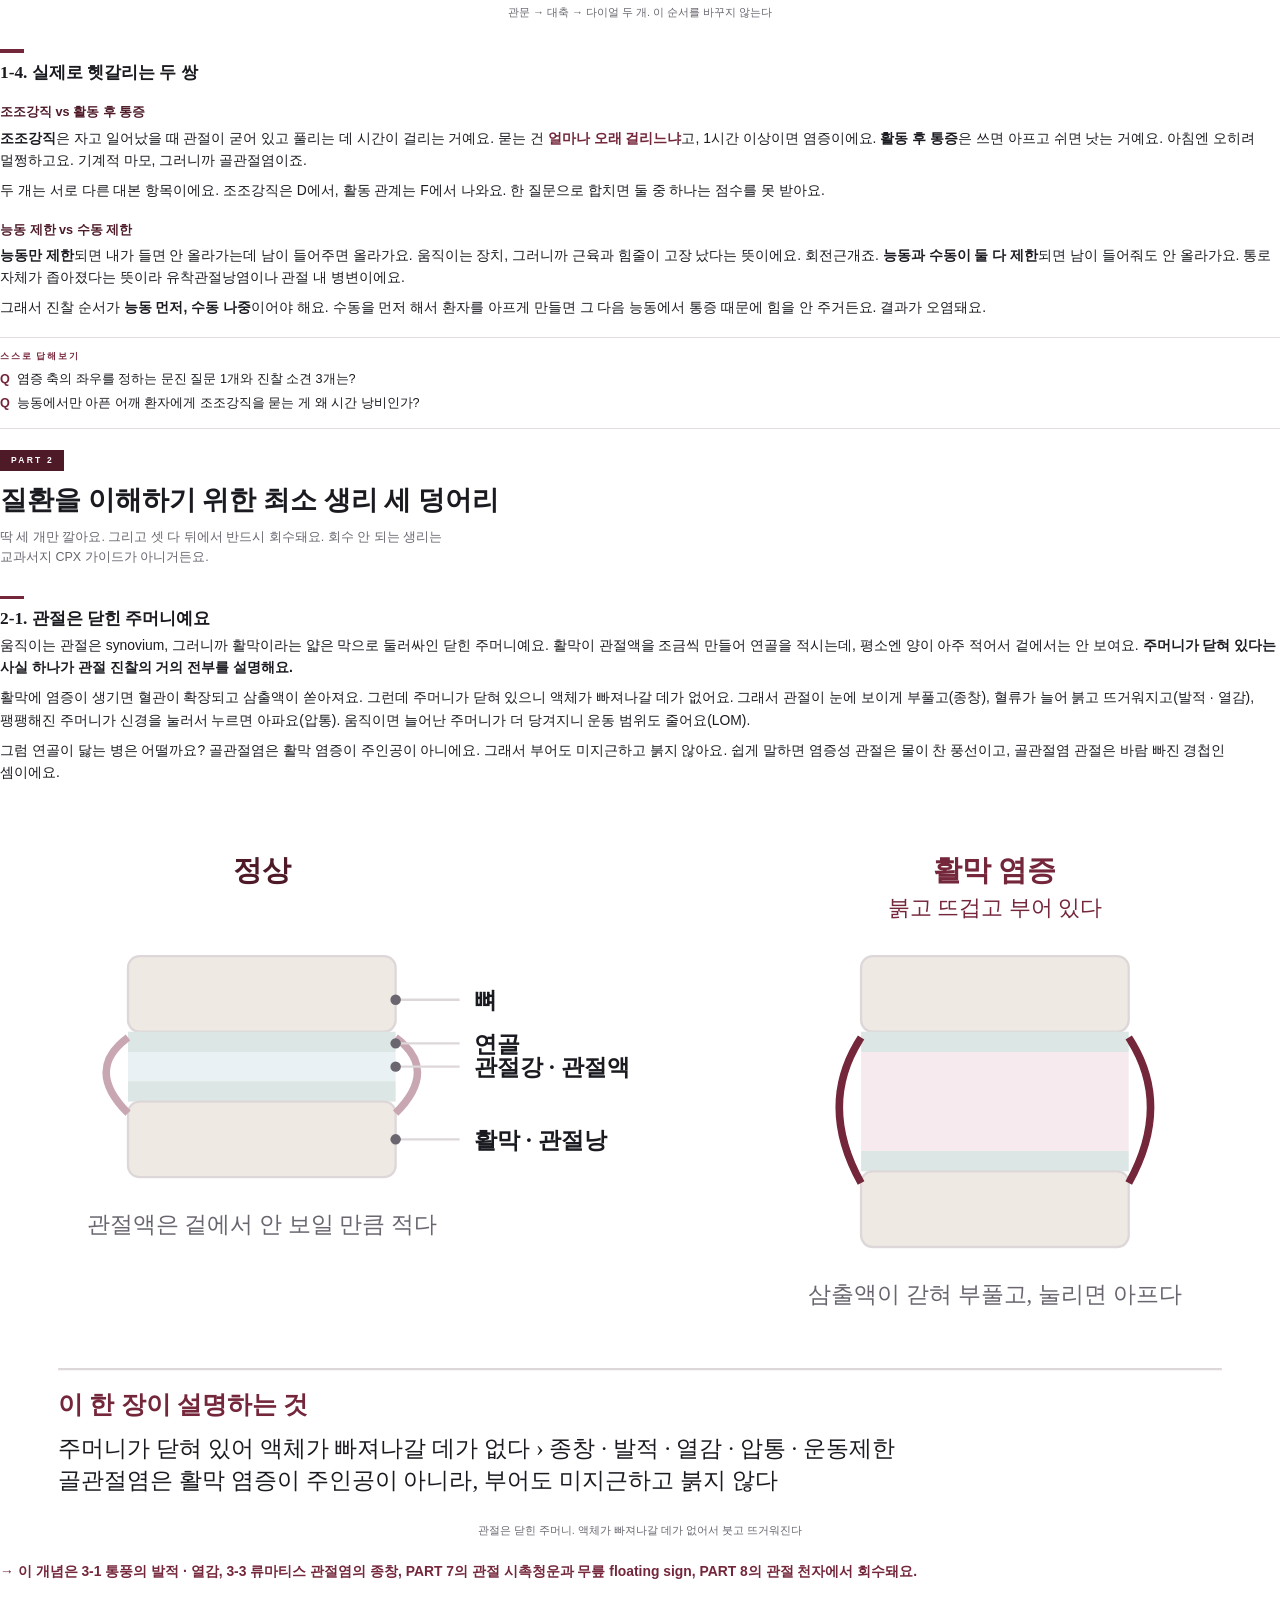
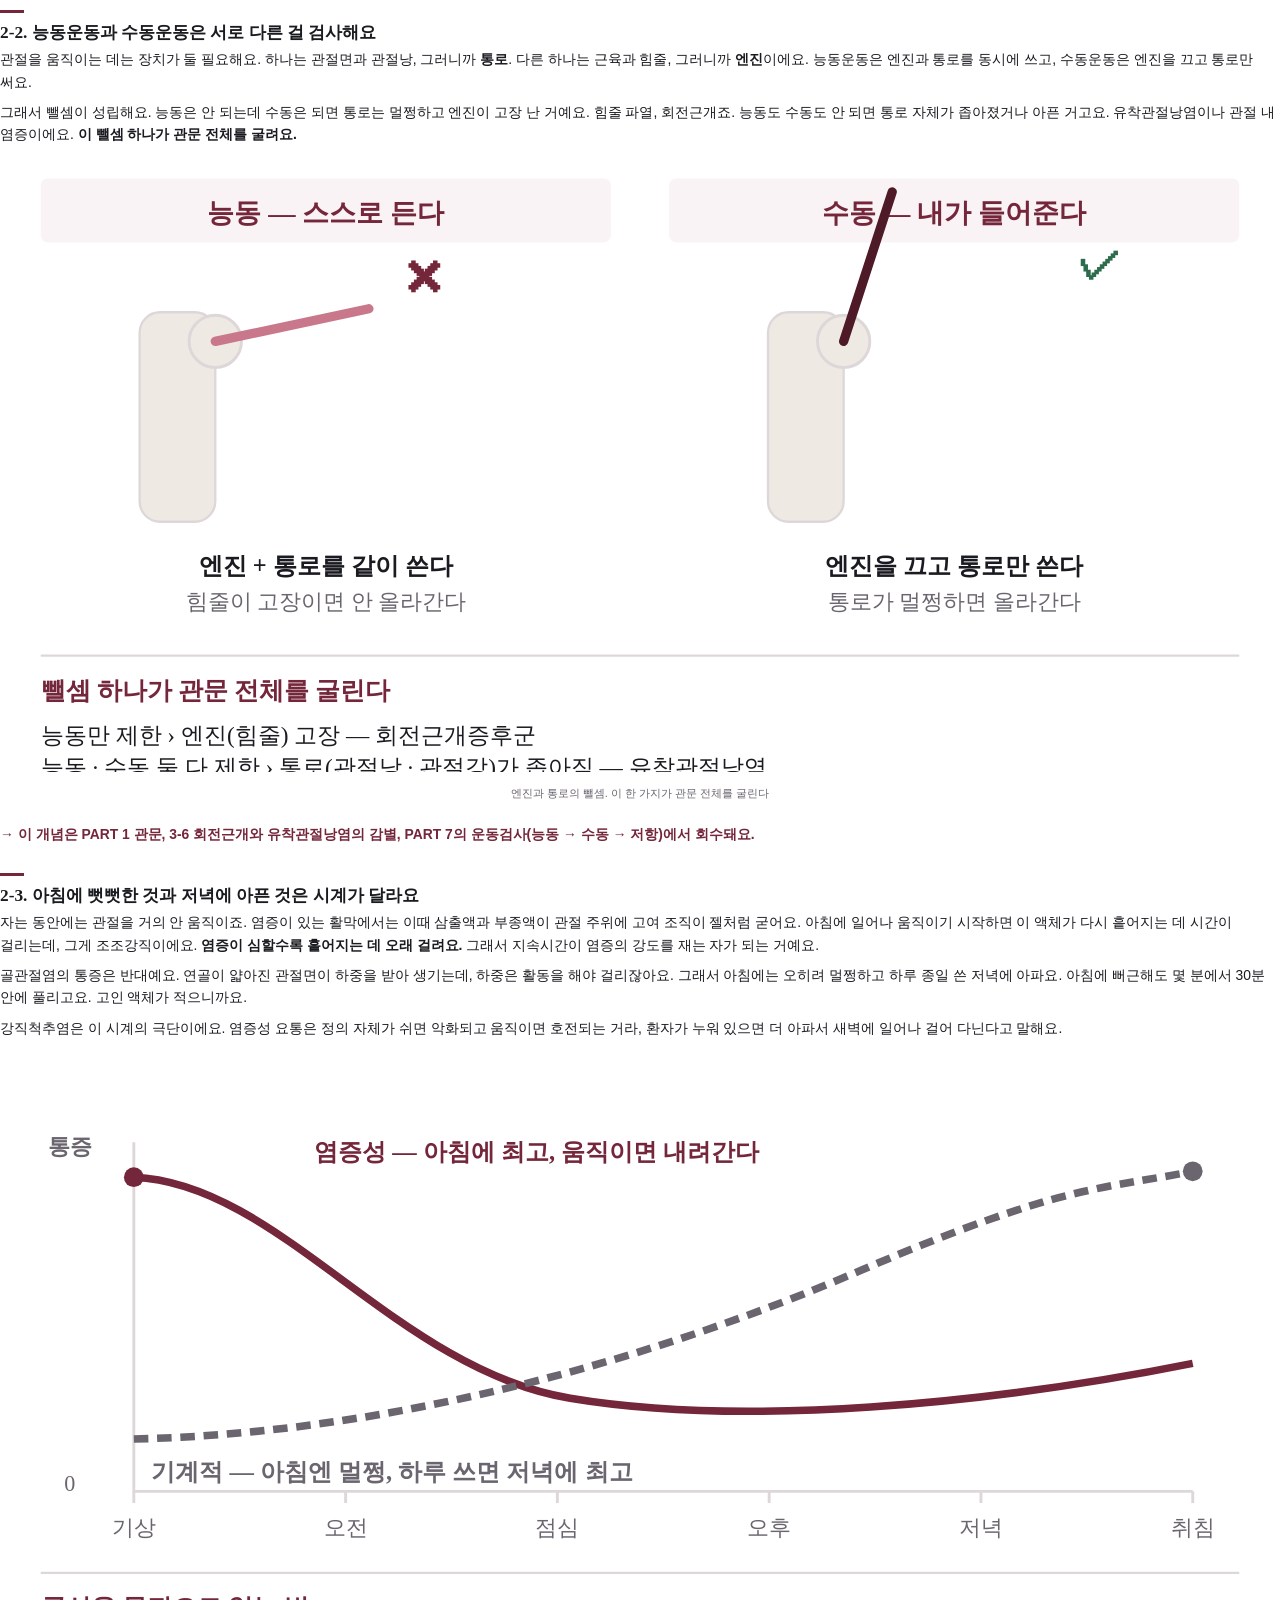
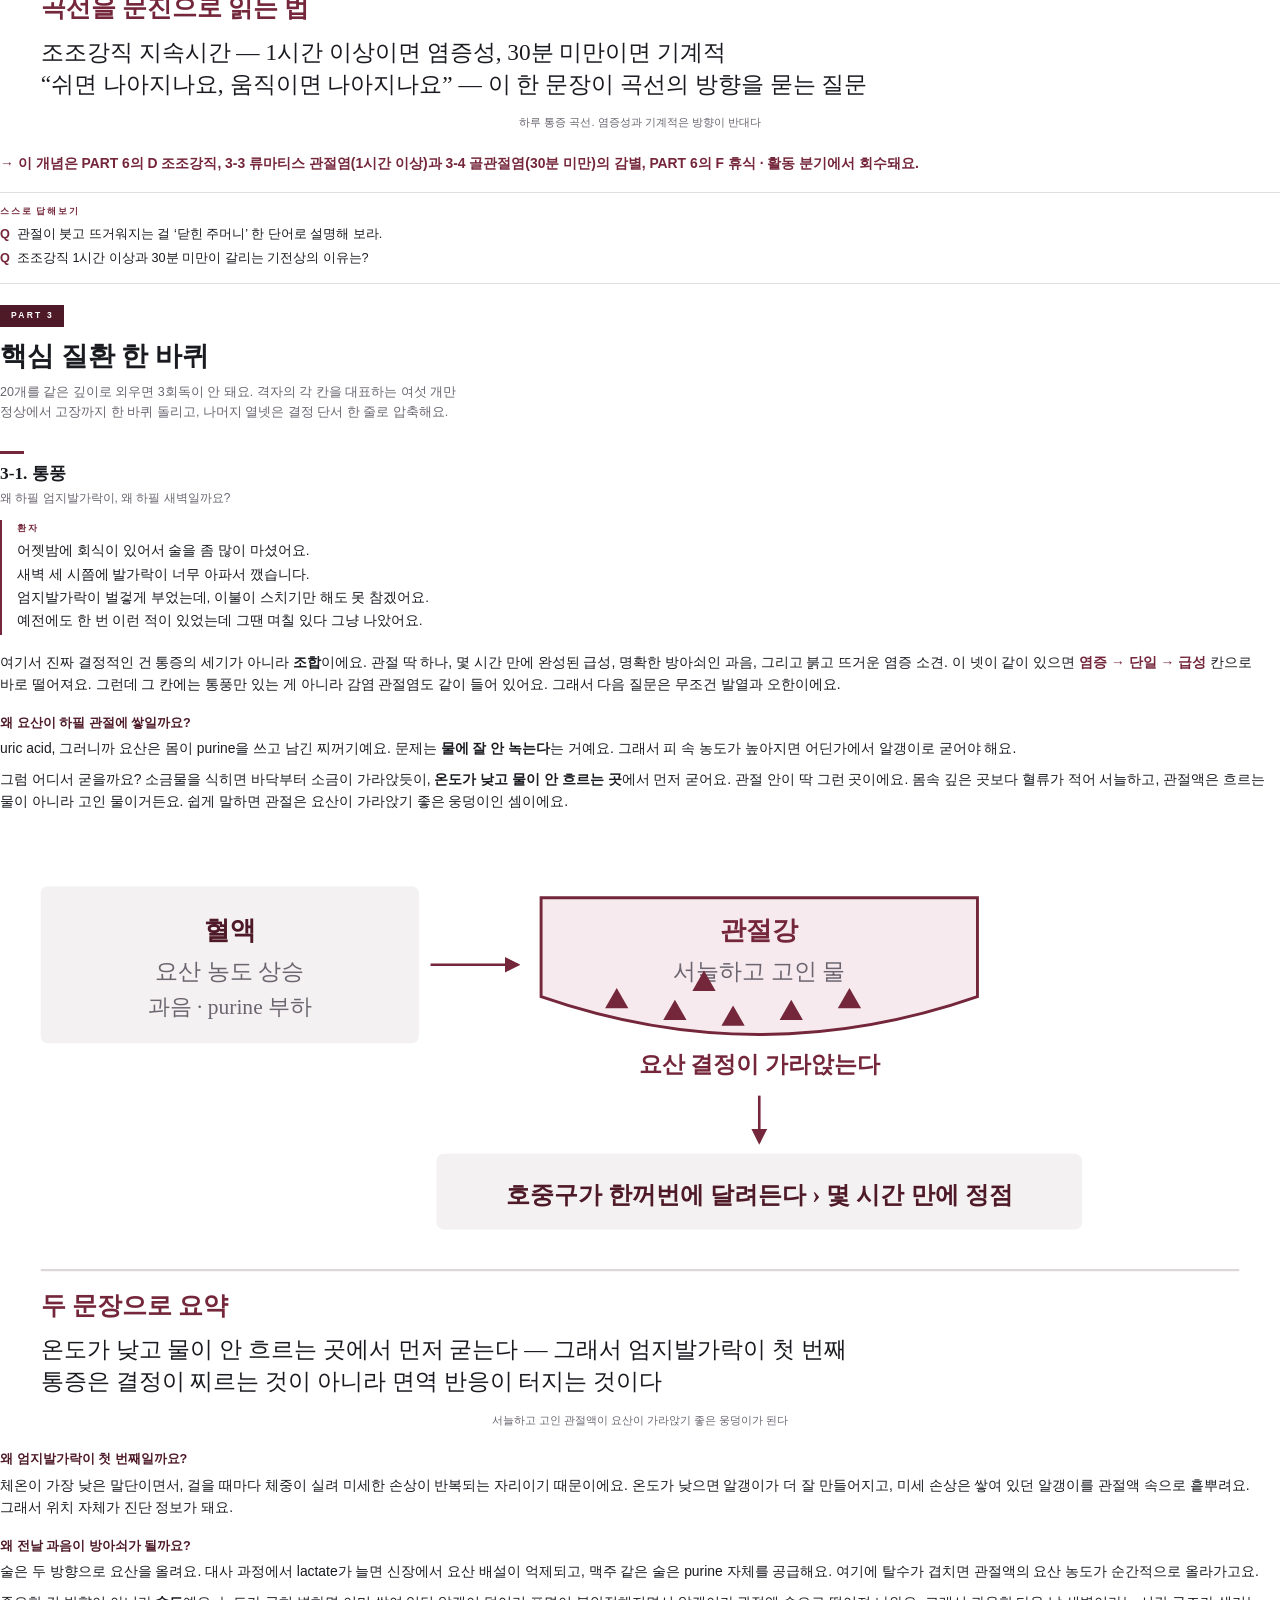
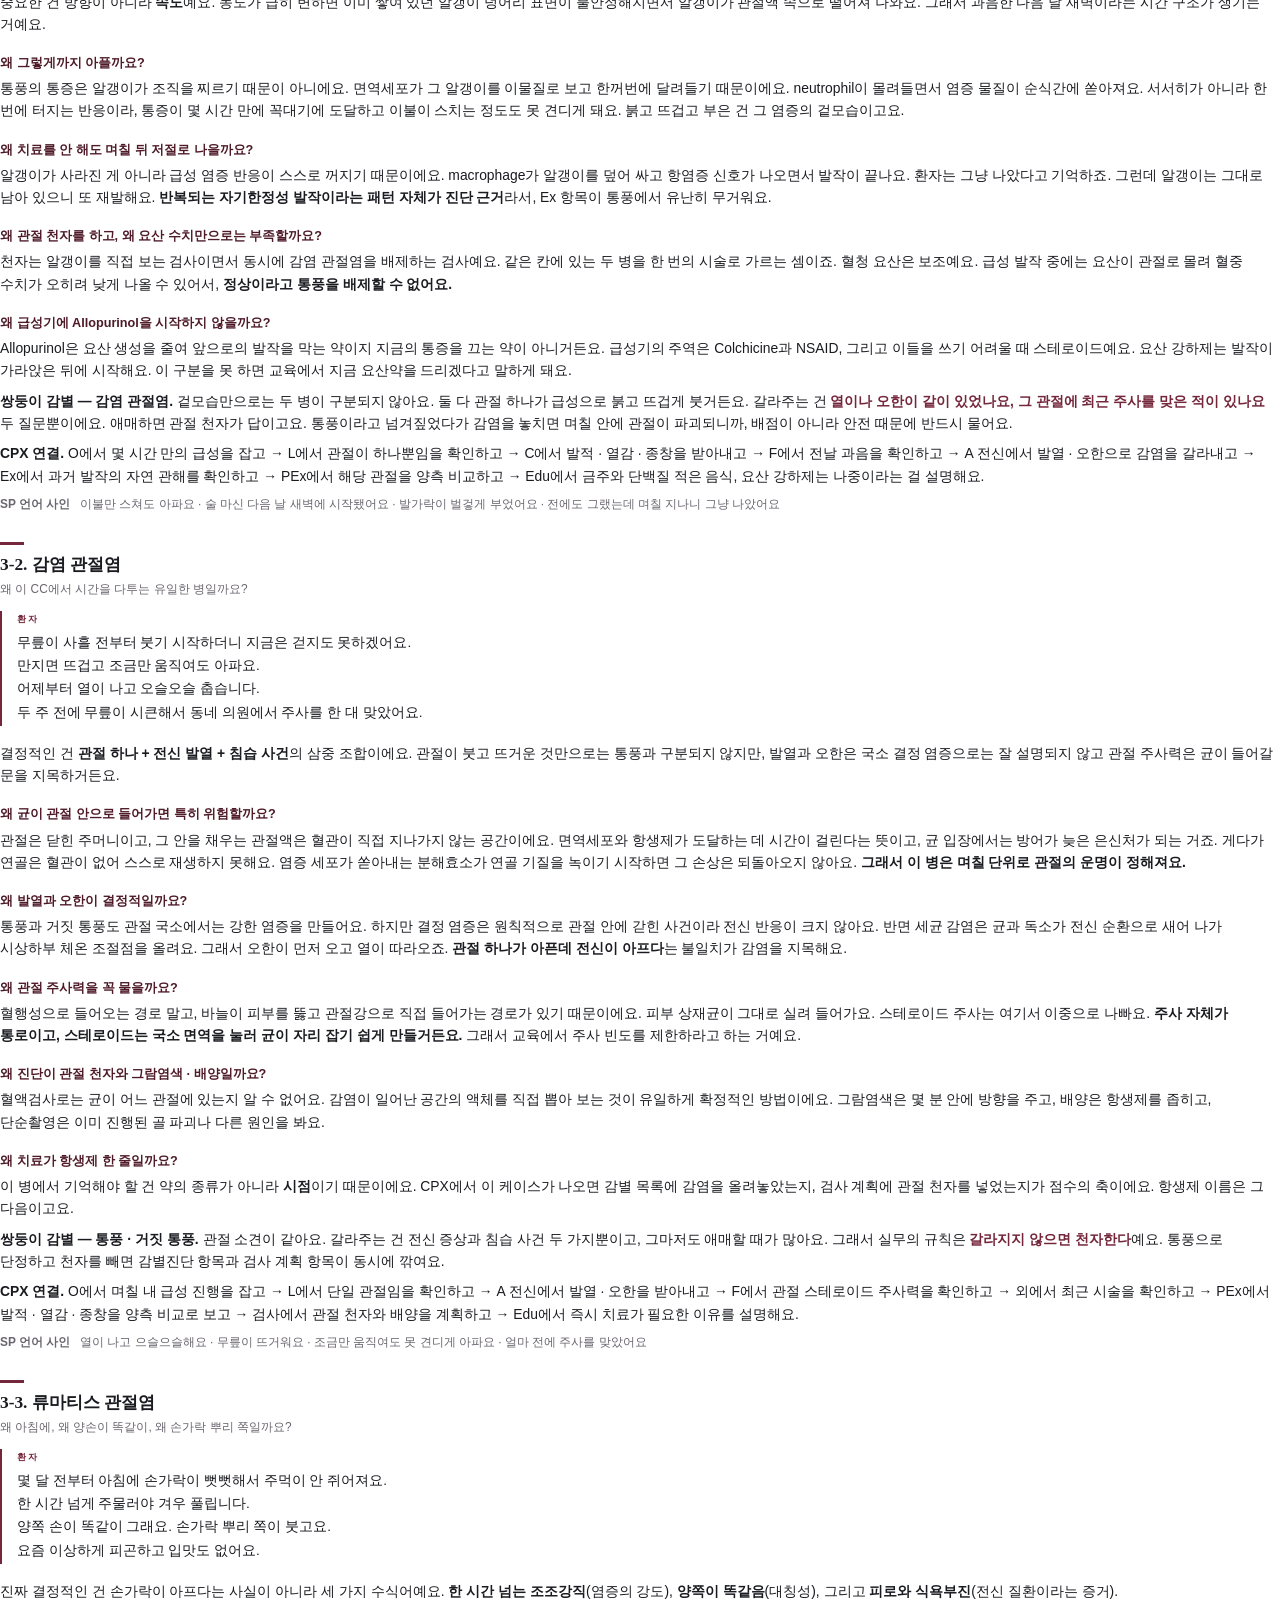
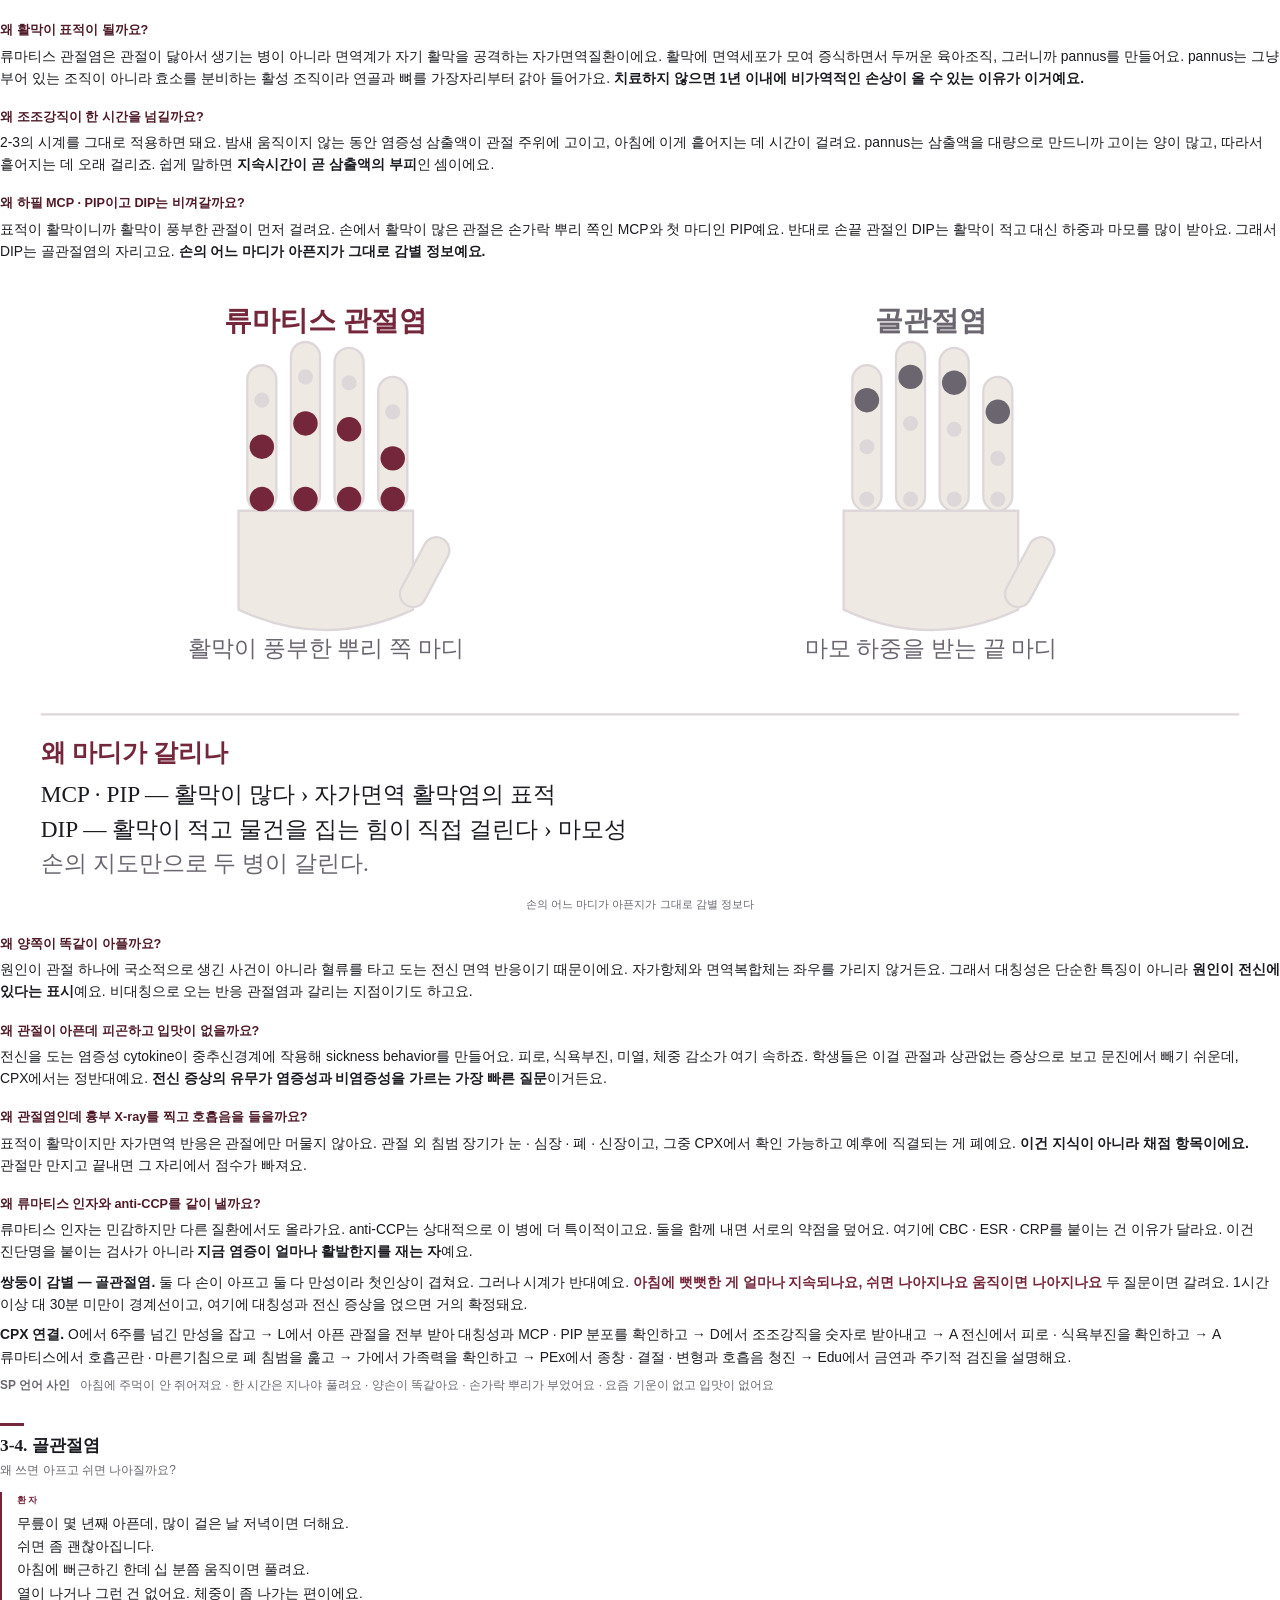
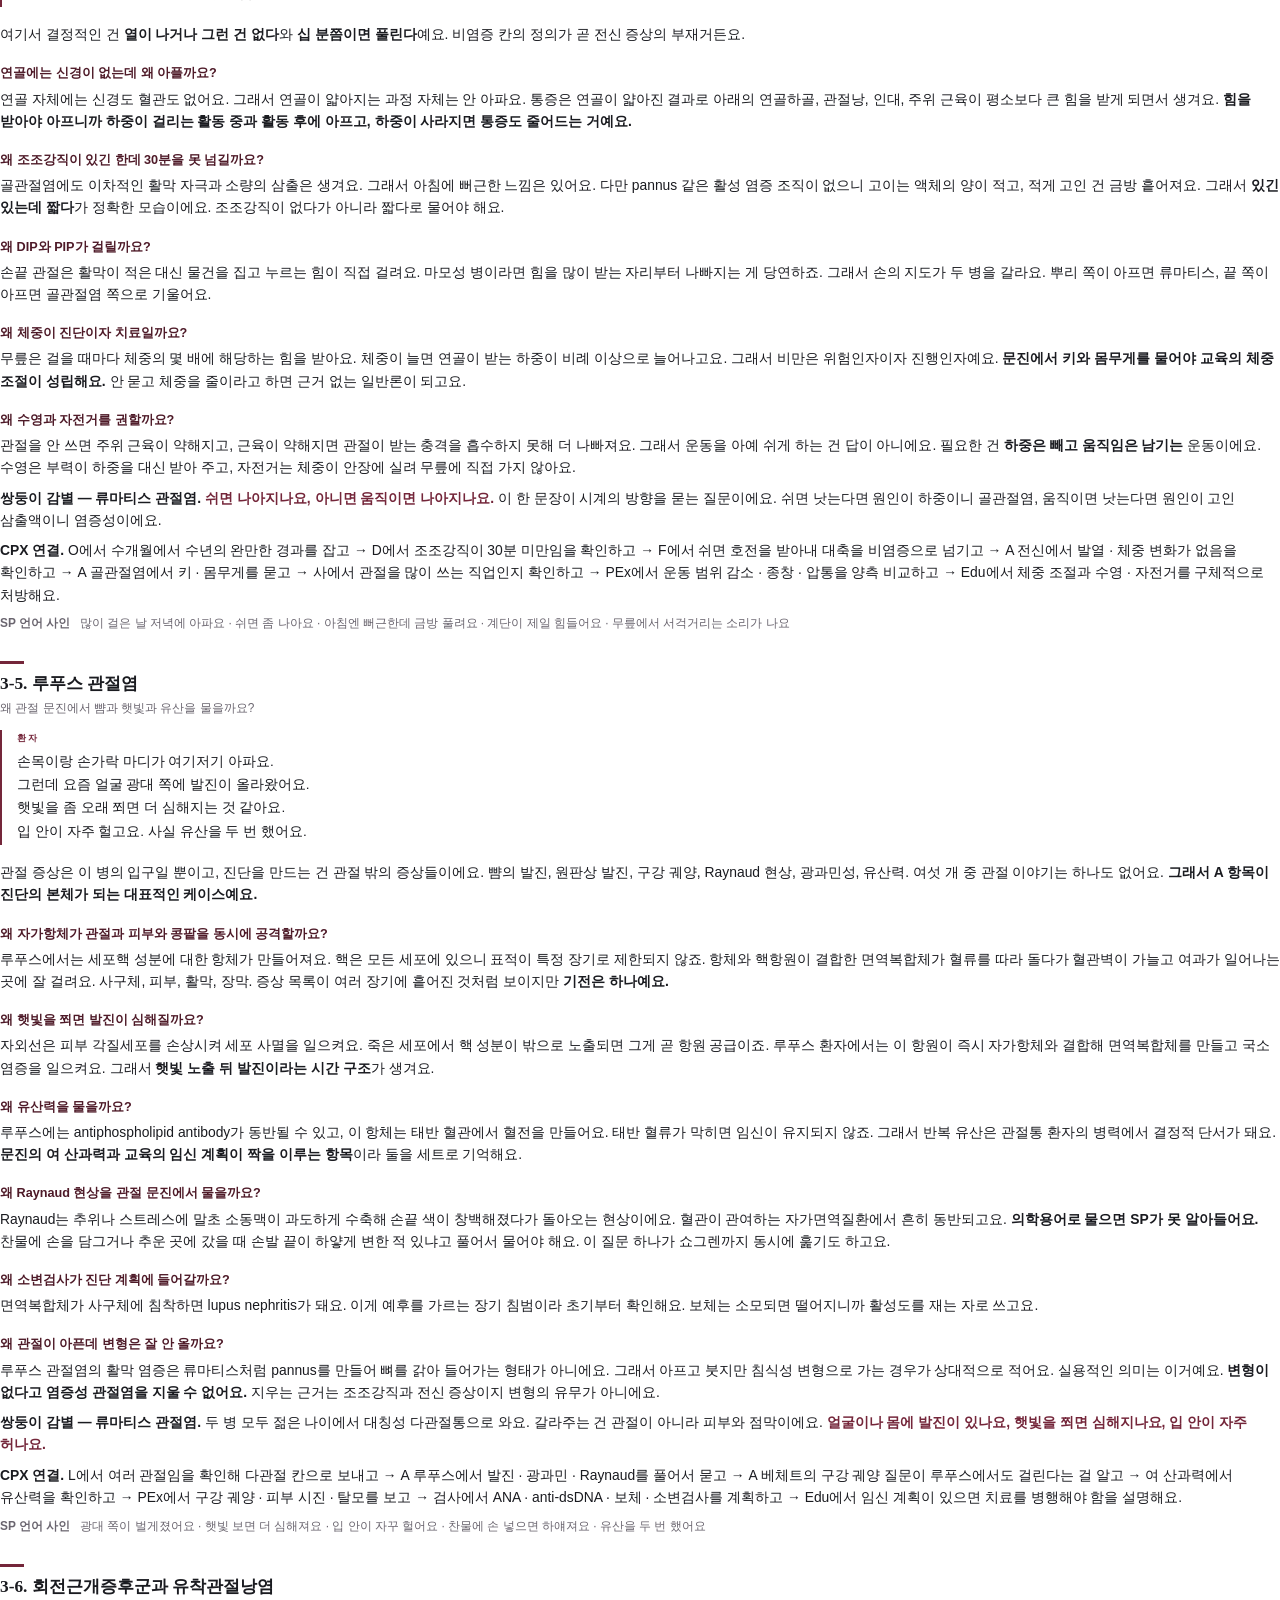
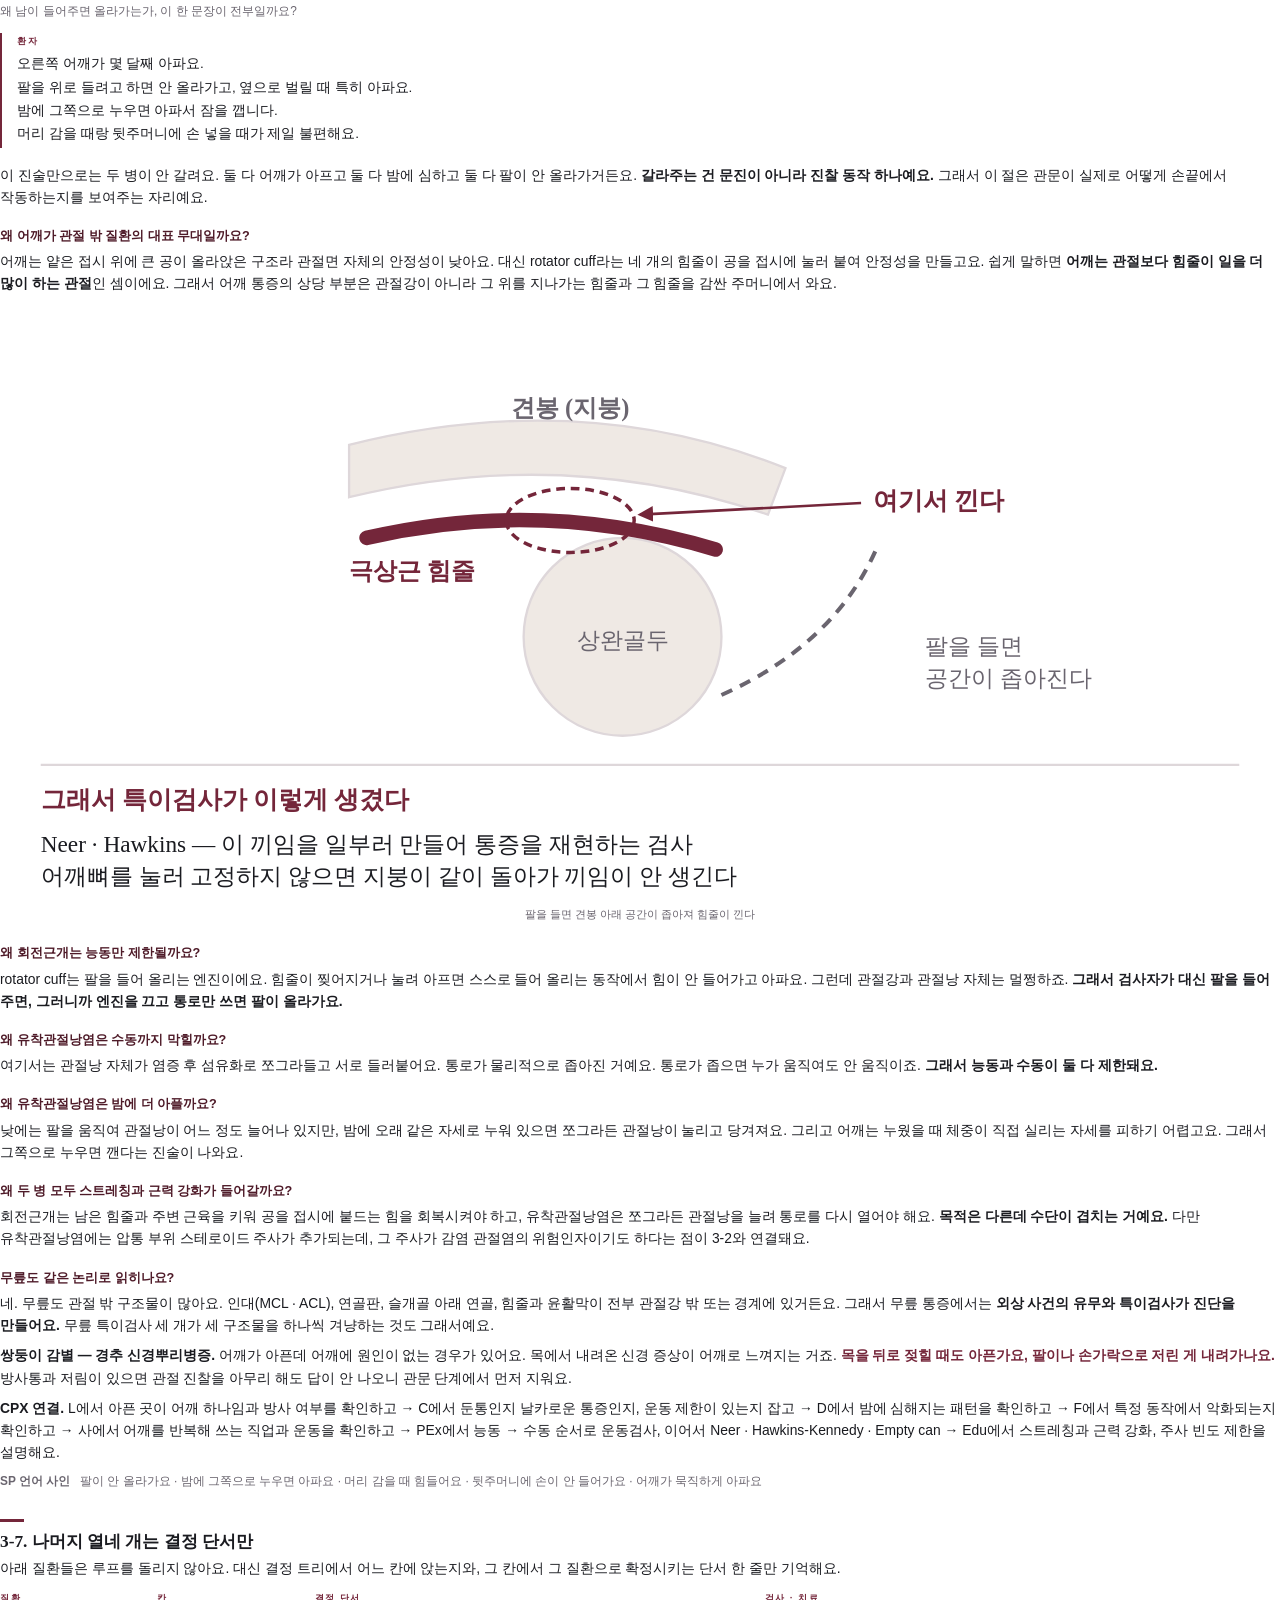
<file: guides/CPX25_JointPain_Guide.html>
<!doctype html><html lang='ko'><meta charset='utf-8'><title>CPX 25 관절 통증 · 부기</title><style>
@page {
  size: A4; margin: 23mm 22mm 17mm 22mm;
  @top-left  { content: "CPX 25"; font-family: Pretendard; font-size: 6.6pt;
    font-weight: 700; letter-spacing: .26em; color: #74263A; }
  @top-right { content: "관절 통증 · 부기"; font-family: Pretendard; font-size: 6.6pt;
    color: #9C96A0; letter-spacing: .14em; }
  @bottom-right { content: counter(page); font-family: "Noto Serif CJK KR";
    font-size: 9pt; color: #6A656F; }
}
@page :first { @top-left { content: "" } @top-right { content: "" }
  @bottom-right { content: "" } }

* { box-sizing: border-box; }
body { font-family: Pretendard, sans-serif; font-size: 10.4pt; line-height: 1.6;
  color: #1A1B20; margin: 0; word-break: keep-all; }
p { margin: 0 0 .6em; }
b { font-weight: 700; }
em { font-style: normal; color: #74263A; font-weight: 600; }
code { font-family: Pretendard; font-size: .95em; font-weight: 700; color: #74263A; }
section { page-break-before: always; }
section.cover, section.first { page-break-before: auto; }

/* == 표지 == */
.cover { padding-top: 6mm; }
.cover .top { border-top: 3pt solid #74263A; padding-top: 9px; }
.cover .kicker { font-size: 6.8pt; font-weight: 700; letter-spacing: .3em; color: #74263A; }
.cover .cat { font-size: 8.4pt; color: #6A656F; letter-spacing: .1em; margin-top: 5px; }
.cover .num { font-family: "Noto Serif CJK KR", serif; font-size: 68pt;
  color: #4E1A28; line-height: 1; margin: 30mm 0 2mm; letter-spacing: -.02em; }
.cover h1 { font-family: "Noto Serif CJK KR", serif; font-size: 30pt;
  margin: 0 0 6px; line-height: 1.2; letter-spacing: -.01em; }
.cover .en { font-size: 12pt; color: #6A656F; margin: 0 0 22px; }
.cover .arc { font-size: 8.6pt; color: #74263A; font-weight: 700; letter-spacing: .14em;
  padding-top: 11px; border-top: .5pt solid #E2DDE0; margin-bottom: 26px; }
.cover dl { margin: 0 0 26px; }
.cover dt { font-size: 7pt; font-weight: 700; letter-spacing: .18em;
  color: #74263A; margin-top: 11px; }
.cover dd { margin: 2px 0 0; font-size: 10.2pt; line-height: 1.5; }
.cover .note { font-size: 8.6pt; color: #6A656F; line-height: 1.6;
  padding-top: 12px; border-top: .5pt solid #E2DDE0; }

/* == 파트 오프너 == */
.opener { margin: 0 0 26px; }
.opener .tag { display: inline-block; background: #4E1A28; color: #fff;
  font-size: 6.4pt; font-weight: 700; letter-spacing: .26em;
  padding: 4px 10px 4px 11px; margin: 0 0 13px; }
.opener h1 { font-family: "Noto Serif CJK KR", serif; font-size: 20pt;
  margin: 0 0 9px; line-height: 1.26; }
.opener .dek { font-size: 9.4pt; color: #6A656F; line-height: 1.62; margin: 0; max-width: 124mm; }

h2 { font-family: "Noto Serif CJK KR", serif; font-size: 13pt;
  margin: 28px 0 3px; line-height: 1.38; page-break-after: avoid; }
h2::before { content: ""; display: block; width: 24px; height: 2.4pt;
  background: #74263A; margin-bottom: 8px; }
h2.plain::before { display: none; }
.sub { font-size: 8.9pt; color: #6A656F; margin: 0 0 12px; }
h3 { font-size: 9.5pt; font-weight: 700; color: #4E1A28; margin: 18px 0 4px;
  page-break-after: avoid; }

/* == 인용 == */
blockquote { margin: 12px 0 16px; padding: 1px 0 1px 15px; border-left: 2pt solid #74263A; }
blockquote p { margin: 0 0 .16em; font-size: 10.2pt; line-height: 1.56; }
blockquote .who { font-size: 6.8pt; font-weight: 700; letter-spacing: .2em;
  color: #74263A; margin-bottom: 5px; }

/* == 괘선 목록 == */
ul.plain { list-style: none; margin: 7px 0 16px; padding: 0; }
ul.plain li { padding: 6px 0; border-bottom: .5pt solid #F0ECEE; }
ul.plain li:first-child { border-top: 1.4pt solid #74263A; }
ul.plain li:last-child { border-bottom: 1pt solid #E2DDE0; }
ul.plain .g { font-size: 6.6pt; font-weight: 700; letter-spacing: .16em;
  color: #74263A; margin-left: 6px; }

/* == 표 == */
table { border-collapse: collapse; width: 100%; margin: 11px 0 18px; }
thead th { font-size: 7.1pt; font-weight: 700; letter-spacing: .16em;
  color: #74263A; text-align: left; padding: 0 12px 6px 0;
  border-bottom: 1.4pt solid #74263A; }
thead th:last-child { padding-right: 0; }
tbody td { font-size: 9.6pt; padding: 7px 12px 7px 0; vertical-align: top;
  border-bottom: .5pt solid #F0ECEE; line-height: 1.5; }
tbody td:last-child { padding-right: 0; }
tbody tr:last-child td { border-bottom: 1pt solid #E2DDE0; }
td.k { font-weight: 700; white-space: nowrap; }
td.s { color: #6A656F; }

/* == 대본 항목 == */
.si { margin: 22px 0; padding-top: 13px; border-top: 1.4pt solid #1A1B20;
  page-break-inside: avoid; }
.si .code { font-family: "Noto Serif CJK KR", serif; font-size: 12pt;
  font-weight: 700; color: #4E1A28; }
.si .g { font-size: 6.6pt; font-weight: 700; letter-spacing: .2em;
  color: #74263A; margin-left: 9px; }
.si .say { font-size: 11.1pt; line-height: 1.5; margin: 9px 0;
  padding-left: 14px; border-left: 2pt solid #74263A; font-weight: 500; }
.si .why { font-size: 9.3pt; color: #6A656F; margin: 0 0 2px; }
.si td.dx { font-weight: 700; }
.si td.rz { color: #6A656F; font-size: 9pt; }

/* == 신체진찰 : 동선 == */
ol.flow { list-style: none; counter-reset: fl; margin: 12px 0 18px; padding: 0; }
ol.flow li { counter-increment: fl; position: relative; padding: 7px 0 7px 30px;
  border-bottom: .5pt solid #F0ECEE; font-size: 9.9pt; line-height: 1.5; }
ol.flow li:first-child { border-top: 1.4pt solid #74263A; }
ol.flow li::before { content: counter(fl); position: absolute; left: 0; top: 7px;
  font-family: "Noto Serif CJK KR", serif; font-size: 9.5pt; font-weight: 700;
  color: #74263A; }
ol.flow .pos { font-size: 6.6pt; font-weight: 700; letter-spacing: .16em;
  color: #74263A; display: block; margin-bottom: 2px; }

/* == 신체진찰 : 특이검사 카드 == */
.card { margin: 18px 0; padding-top: 11px; border-top: 1.4pt solid #74263A;
  page-break-inside: avoid; }
.card .nm { font-family: "Noto Serif CJK KR", serif; font-size: 11.5pt;
  font-weight: 700; color: #4E1A28; }
.card .nm .en { font-family: Pretendard; font-size: 8.6pt; font-weight: 400;
  color: #6A656F; margin-left: 7px; }
.card figure { margin: 9px 0 4px; }
.card figure svg { width: 100%; height: auto; }
.card dl { margin: 8px 0 0; }
.card dt { font-size: 6.6pt; font-weight: 700; letter-spacing: .16em;
  color: #74263A; margin-top: 8px; }
.card dd { margin: 2px 0 0; font-size: 9.6pt; line-height: 1.55; }
.card dd.hit { font-weight: 600; }
.card ol { margin: 2px 0 0; padding-left: 1.15em; }
.card ol li { font-size: 9.6pt; line-height: 1.55; margin-bottom: 1px; }

/* == 감점 포인트 == */
ul.deduct { list-style: none; margin: 12px 0 16px; padding: 8px 0;
  border-top: 1.4pt solid #74263A; border-bottom: 1pt solid #E2DDE0; }
ul.deduct li { padding: 5px 0 5px 16px; text-indent: -16px;
  font-size: 9.7pt; line-height: 1.5; }
ul.deduct li::before { content: "\2013\00a0\00a0"; color: #74263A; font-weight: 700; }

/* == 다이어그램 == */
figure { margin: 16px 0 20px; text-align: center; page-break-inside: avoid; }
figure svg { width: 100%; height: auto; }
figcaption { font-size: 8.3pt; color: #6A656F; margin-top: 7px; }

/* == 인출 질문 == */
.recall { margin: 18px 0; padding: 11px 0; border-top: .5pt solid #E2DDE0;
  border-bottom: .5pt solid #E2DDE0; page-break-inside: avoid; }
.recall .lb { font-size: 6.6pt; font-weight: 700; letter-spacing: .2em;
  color: #74263A; margin-bottom: 6px; }
.recall p { font-size: 9.5pt; margin: 0 0 .3em; padding-left: 15px; text-indent: -15px; }
.recall p::before { content: "Q\00a0\00a0"; font-weight: 700; color: #74263A; }
</style>
<section class="cover">
  <div class="top">
    <div class="kicker">CPX STUDY GUIDE</div>
    <div class="cat">관절 · 근골격 · 피부</div>
  </div>
  <div class="num">25</div>
  <h1>관절 통증 · 부기</h1>
  <p class="en">Joint pain / Swelling</p>
  <div class="arc">질환 이해 &rarr; 채점 역산 &rarr; 실전 실행 &rarr; 인출</div>
  <dl>
    <dt>감별 대축</dt><dd>염증성인가 비염증성인가</dd>
    <dt>관문</dt><dd>관절인가 관절 밖인가. 능동에서 아프고 수동에선 덜하면 관절 밖이에요</dd>
    <dt>두 다이얼</dt><dd>염증으로 넘어간 뒤 개수(단일 / 여러) &times; 경과(급성 / 만성, 6주 기준)</dd>
    <dt>놓치면 안 됨</dt><dd>감염 관절염. 관절 하나가 갑자기 붓고 뜨겁고 열이 나요. 천자가 늦으면 관절이 되돌아오지 않아요</dd>
    <dt>가장 흔한 정답</dt><dd>류마티스 관절염 &middot; 골관절염 &middot; 통풍</dd>
    <dt>시간 예산</dt><dd>Hx 5분 / PEx 4~5분 / Edu 2분. 이 CC만 진찰이 비대해요</dd>
    <dt>이 CC의 함정</dt><dd>진단을 맞혀놓고 양측 비교를 빠뜨리는 것. 관절 진찰은 비교 자체가 채점 항목이에요</dd>
  </dl>
  <p class="note">관절통은 질환이 20개라 CPX 전체에서 손꼽히게 많고, 신체진찰까지 비대해서
  다 외우기 전략이 제일 먼저 무너지는 CC예요. 그래서 질환을 하나씩 외우는 대신
  염증이라는 축 하나를 세우고 거기에 20개를 전부 매답니다. 축이 서면 문진은 저절로
  순서가 생기고, 진찰은 무엇을 확인하러 손을 대는지가 분명해져요.</p>
</section>

<section>
  <div class="opener">
    <div class="tag">PART 0</div>
    <h1>이 CC에서 만나는 질환 지도</h1>
    <p class="dek">20개가 평평하게 늘어서 있으면 외울 엄두가 안 나요. 그런데 실은
    네 번의 갈림길로 만들어진 격자일 뿐이에요.</p>
  </div>

  <p>첫 갈림길이 <b>관절인가 관절 밖인가</b>, 그 다음이 <b>염증인가 아닌가</b>,
  그 아래가 <b>몇 개인가</b>, 마지막이 <b>얼마나 되었나</b>예요.</p>

  <p>이 순서가 중요해요. 보통 &ldquo;통풍인가 류마티스인가&rdquo;부터 생각하는데,
  그건 이미 세 번째 갈림길을 지난 뒤의 질문이거든요. 첫 갈림길을 건너뛰면
  어깨가 아파서 온 회전근개 환자한테 조조강직을 묻고 앉아 있게 돼요.</p>

  <figure><svg xmlns="http://www.w3.org/2000/svg" viewBox="0 0 440 244"><rect width="440" height="244" fill="#FFFFFF"/><rect x="140" y="6" width="160" height="32" rx="2.5" fill="#FAF3F5"/><text x="220" y="21" font-family="Pretendard" font-size="10.5" fill="#74263A" font-weight="700" text-anchor="middle">관절이 아파요</text><text x="220" y="32" font-family="Pretendard" font-size="7.5" fill="#6A656F" font-weight="400" text-anchor="middle">손저림 · 연관통은 먼저 배제</text><path d="M220 38 V52" stroke="#74263A" stroke-width="0.8" fill="none"/><path d="M220 52 V60.0 H110 V68" stroke="#74263A" stroke-width="0.8" fill="none"/><path d="M220 52 V60.0 H330 V68" stroke="#74263A" stroke-width="0.8" fill="none"/><rect x="14" y="68" width="192" height="36" rx="2.5" fill="#FFFFFF" stroke="#DED7DA" stroke-width="0.8"/><text x="110" y="83" font-family="Pretendard" font-size="10" fill="#4E1A28" font-weight="700" text-anchor="middle">관절 밖</text><text x="110" y="96" font-family="Pretendard" font-size="7.5" fill="#6A656F" font-weight="400" text-anchor="middle">능동에서 아프고 수동에선 덜하다</text><rect x="234" y="68" width="192" height="36" rx="2.5" fill="#FFFFFF" stroke="#DED7DA" stroke-width="0.8"/><text x="330" y="83" font-family="Pretendard" font-size="10" fill="#4E1A28" font-weight="700" text-anchor="middle">관절 안</text><text x="330" y="96" font-family="Pretendard" font-size="7.5" fill="#6A656F" font-weight="400" text-anchor="middle">능동 · 수동 둘 다 아프다</text><path d="M110 104 V116" stroke="#74263A" stroke-width="0.8" fill="none"/><path d="M110 116 V124.0 H62 V132" stroke="#74263A" stroke-width="0.8" fill="none"/><path d="M110 116 V124.0 H158 V132" stroke="#74263A" stroke-width="0.8" fill="none"/><path d="M330 104 V116" stroke="#74263A" stroke-width="0.8" fill="none"/><path d="M330 116 V124.0 H282 V132" stroke="#74263A" stroke-width="0.8" fill="none"/><path d="M330 116 V124.0 H378 V132" stroke="#74263A" stroke-width="0.8" fill="none"/><rect x="16.0" y="132" width="92" height="52.5" rx="2.5" fill="#F4F1F2"/><text x="62" y="144.5" font-family="Pretendard" font-size="8.5" fill="#4E1A28" font-weight="700" text-anchor="middle">비염증</text><text x="62" y="158.0" font-family="Pretendard" font-size="8" fill="#1A1B20" font-weight="400" text-anchor="middle">섬유근통</text><text x="62" y="169.5" font-family="Pretendard" font-size="8" fill="#1A1B20" font-weight="400" text-anchor="middle">외상</text><text x="62" y="181.0" font-family="Pretendard" font-size="8" fill="#1A1B20" font-weight="400" text-anchor="middle">레이노</text><rect x="112.0" y="132" width="92" height="52.5" rx="2.5" fill="#F4F1F2"/><text x="158" y="144.5" font-family="Pretendard" font-size="8.5" fill="#4E1A28" font-weight="700" text-anchor="middle">염증성</text><text x="158" y="158.0" font-family="Pretendard" font-size="8" fill="#1A1B20" font-weight="400" text-anchor="middle">윤활낭염</text><text x="158" y="169.5" font-family="Pretendard" font-size="8" fill="#1A1B20" font-weight="400" text-anchor="middle">힘줄염</text><text x="158" y="181.0" font-family="Pretendard" font-size="8" fill="#1A1B20" font-weight="400" text-anchor="middle">힘줄윤활막염</text><rect x="236.0" y="132" width="92" height="52.5" rx="2.5" fill="#F4F1F2"/><text x="282" y="144.5" font-family="Pretendard" font-size="8.5" fill="#4E1A28" font-weight="700" text-anchor="middle">비염증</text><text x="282" y="158.0" font-family="Pretendard" font-size="8" fill="#1A1B20" font-weight="400" text-anchor="middle">골관절염</text><text x="282" y="169.5" font-family="Pretendard" font-size="8" fill="#1A1B20" font-weight="400" text-anchor="middle">외상</text><text x="282" y="181.0" font-family="Pretendard" font-size="8" fill="#1A1B20" font-weight="400" text-anchor="middle">관절혈종</text><rect x="332.0" y="132" width="92" height="52.5" rx="2.5" fill="#F7EAEE"/><text x="378" y="144.5" font-family="Pretendard" font-size="8.5" fill="#74263A" font-weight="700" text-anchor="middle">염증</text><text x="378" y="158.0" font-family="Pretendard" font-size="8" fill="#1A1B20" font-weight="400" text-anchor="middle">단일 / 여러관절</text><text x="378" y="169.5" font-family="Pretendard" font-size="8" fill="#1A1B20" font-weight="400" text-anchor="middle">× 급성 / 만성</text><text x="378" y="181.0" font-family="Pretendard" font-size="8" fill="#1A1B20" font-weight="400" text-anchor="middle">아래 표로</text><path d="M14 198 H426" stroke="#DED7DA" stroke-width="0.8" fill="none"/><text x="14" y="213" font-family="Pretendard" font-size="8.5" fill="#74263A" font-weight="700" text-anchor="start">이 트리가 답하는 것</text><text x="14" y="228" font-family="Pretendard" font-size="8" fill="#1A1B20" font-weight="400" text-anchor="start">관절 안인가 밖인가  —  능동 → 수동 운동검사로 판정</text><text x="14" y="239" font-family="Pretendard" font-size="8" fill="#1A1B20" font-weight="400" text-anchor="start">염증인가 아닌가  —  조조강직 지속시간 · 발적 · 열감 · 종창</text></svg>
    <figcaption>관절 통증 질환 지도. 네 번의 갈림길로 20개가 자리를 찾는다</figcaption>
  </figure>

  <h2>0-1. 염증 칸을 다시 나누면</h2>
  <p>염증으로 넘어간 뒤에는 다이얼 두 개를 더 돌려요. 몇 개인지, 얼마나 되었는지.
  이건 위계가 아니라 격자라서 트리가 아니라 표로 봐야 해요.</p>
  <table>
    <thead><tr><th>염증 칸</th><th>단일관절</th><th>여러관절</th></tr></thead>
    <tbody>
      <tr><td class="k">급성</td><td>Septic arthritis &middot; Reactive arthritis</td>
          <td class="s">아래 만성 질환들의 급성기</td></tr>
      <tr><td class="k">만성</td><td>TB &middot; fungal arthritis</td>
          <td>RA &middot; SLE &middot; SpA</td></tr>
      <tr><td class="k">둘 다</td><td>Crystal &mdash; 통풍 &middot; 거짓통풍</td>
          <td>Behcet &middot; Sjogren &middot; Vasculitis</td></tr>
    </tbody>
  </table>
  <p><b>여러 관절 · 급성 칸은 새 질환이 아니에요.</b> 만성 류마티스 질환들이 급성으로
  터진 상태일 뿐이라, 급성 다관절염을 새로운 병으로 세면 안 돼요.</p>

  <h2>0-2. 질환들의 첫인상만 먼저 잡아요</h2>
  <p class="sub">정의가 아니라 환자가 보이는 모습으로 외웁니다</p>
  <table>
    <thead><tr><th>칸</th><th>질환</th><th>환자가 보이는 모습</th></tr></thead>
    <tbody>
      <tr><td class="s">염증 · 단일 · 급성</td><td class="k">통풍</td>
          <td>어젯밤 술을 마시고 새벽에 엄지발가락이 이불만 스쳐도 못 참게 아파요. 중년 남성이고 빨갛고 뜨거워요</td></tr>
      <tr><td class="s">염증 · 단일 · 급성</td><td class="k">거짓 통풍</td>
          <td>고령자에서 무릎이나 손목 하나가 부어요. 통풍과 그림은 같은데 위치가 다르고 나이가 많아요</td></tr>
      <tr><td class="s">염증 · 단일 · 급성</td><td class="k">감염 관절염</td>
          <td>관절 하나가 붓고 뜨거운데 열과 오한이 같이 와요. 최근에 그 관절에 주사를 맞았대요</td></tr>
      <tr><td class="s">염증 · 단일 · 급성</td><td class="k">반응 관절염</td>
          <td>몇 주 전 설사나 요도염을 앓았고 지금 무릎 · 발목이 비대칭으로 부어요. 쉴 때 오히려 아파요</td></tr>
      <tr><td class="s">비염증 · 급성</td><td class="k">외상 관절염</td>
          <td>넘어지거나 부딪힌 뒤부터 그 관절만 아프고 잘 안 굽혀져요. 사건이 특정돼요</td></tr>
      <tr><td class="s">염증 · 다관절 · 만성</td><td class="k">류마티스 관절염</td>
          <td>아침에 손가락이 한 시간 넘게 뻣뻣하고 양손이 똑같이 아파요. 피곤하고 입맛이 없고요</td></tr>
      <tr><td class="s">염증 · 다관절 · 만성</td><td class="k">강직척추염</td>
          <td>20~30대 남자가 아침에 허리가 뻣뻣한데 움직이면 오히려 나아요. 쉬면 더 아프다는 말이 특이해요</td></tr>
      <tr><td class="s">염증 · 다관절 · 만성</td><td class="k">루푸스 관절염</td>
          <td>젊은 여성이 관절도 아픈데 뺨에 발진이 있고 햇빛을 보면 심해져요. 유산을 반복한 적이 있고요</td></tr>
      <tr><td class="s">염증 · 다관절 · 만성</td><td class="k">쇼그렌 증후군</td>
          <td>눈이 모래알 굴러가듯 뻑뻑하고 입이 말라 물 없이는 밥을 못 넘겨요. 마른기침이 오래 가고요</td></tr>
      <tr><td class="s">염증 · 다관절 · 만성</td><td class="k">베체트병</td>
          <td>입안 궤양이 낫자마자 또 생기고 성기에도 났어요. 눈이 자주 충혈되고 아파요</td></tr>
      <tr><td class="s">비염증 · 만성</td><td class="k">골관절염</td>
          <td>많이 쓴 날 저녁에 아프고 쉬면 나아요. 아침 뻣뻣함은 30분을 못 넘겨요. 나이 많고 체중이 나가요</td></tr>
      <tr><td class="s">관절 밖 · 비염증</td><td class="k">섬유근통증후군</td>
          <td>어디가 아프냐고 물으면 다 아프다고 해요. 잠을 못 자고 머리가 멍하고 우울해요. 검사는 다 정상이고요</td></tr>
      <tr><td class="s">관절 밖 · 관절낭</td><td class="k">유착관절낭염</td>
          <td>어깨가 둔하게 아픈데 밤에 더 아파 잠을 깨요. 내가 들어도 안 올라가고 남이 들어줘도 안 올라가요</td></tr>
      <tr><td class="s">관절 밖 · 힘줄</td><td class="k">회전근개증후군</td>
          <td>팔을 내가 들면 안 올라가는데 남이 들어주면 올라가요. 이 한 문장이 유착관절낭염과 갈라요</td></tr>
      <tr><td class="s">관절 밖 · 힘줄</td><td class="k">상과염</td>
          <td>팔꿈치 안쪽이나 바깥쪽이 아픈데 정작 아픈 건 손목을 쓸 때예요. 테니스 · 골프 · 주방일</td></tr>
      <tr><td class="s">관절 밖 · 연골</td><td class="k">무릎연골연화증</td>
          <td>계단을 내려갈 때 무릎 앞이 뻐근하고 구부렸다 펴면 서걱거리는 소리가 나요</td></tr>
      <tr><td class="s">관절 밖 · 연골</td><td class="k">반달연골 파열</td>
          <td>무릎을 비튼 뒤부터 아프고 가끔 걸린 것처럼 안 펴져요. 허벅지 앞 근육이 빠졌고요</td></tr>
      <tr><td class="s">관절 밖 · 인대</td><td class="k">내측 측부인대 손상</td>
          <td>축구나 스키에서 무릎 바깥쪽으로 힘을 받은 뒤 안쪽이 붓고 아파요</td></tr>
      <tr><td class="s">관절 밖 · 인대</td><td class="k">전방십자인대 손상</td>
          <td>뛰다가 갑자기 멈추거나 방향을 틀 때 뚝 하고 나서 무릎이 크게 부었어요</td></tr>
      <tr><td class="s">관절 밖 · 윤활막</td><td class="k">윤활막염</td>
          <td>쓰면 쓸수록 아프고 관절이 부어 있는데, 눌러 보면 힘줄이 지나가는 자리가 아파요</td></tr>
    </tbody>
  </table>

  <div class="recall">
    <div class="lb">스스로 답해보기</div>
    <p>20개를 가르는 첫 번째 갈림길은 무엇이고, 그걸 판정하는 진찰 동작 한 가지는?</p>
    <p>&ldquo;쉬면 더 아프다&rdquo;는 말이 나왔을 때 떠올려야 할 질환 두 개는?</p>
  </div>
</section>

<section>
  <div class="opener">
    <div class="tag">PART 1</div>
    <h1>가장 큰 축은 염증이에요</h1>
    <p class="dek">급성인지 만성인지도 중요하지만, 둘 중 하나만 대축으로 삼아야 한다면
    염증이에요. 왜 그런지부터 봅시다.</p>
  </div>

  <h2>1-1. 왜 하필 염증이 대축일까요?</h2>
  <p>이유는 단순해요. <b>급성과 만성은 후보를 절반으로 못 자르거든요.</b> 같은 급성 칸
  안에 통풍(염증)과 외상 관절염(비염증)이 함께 들어 있어요. 반면 염증 여부는 20개를
  거의 정확히 반으로 갈라요.</p>

  <p>더 중요한 이유가 있어요. 염증은 <b>문진 질문 하나와 진찰 소견 하나로 곧장 읽히는
  축</b>이에요. 문진에서는 조조강직 지속시간, 진찰에서는 발적 &middot; 열감 &middot; 종창.
  이 둘만으로 축의 좌우가 정해져요. 그런데 &ldquo;몇 개인가&rdquo;는 환자가 아픈 곳을 다
  말해줘야 알 수 있고, &ldquo;얼마나 되었나&rdquo;는 기억에 의존해요. 그래서 개수와 경과는
  대축이 아니라 염증 다음에 돌리는 다이얼로 내려요.</p>

  <p>그리고 CC 이름 자체에 <b>부기</b>가 붙어 있잖아요. 관절 부기는 염증성 관절 질환의
  대표 징후예요. 이 CC는 애초에 염증을 겨냥해 설계된 셈이에요.</p>

  <p><em>문서 전체에서 계속 돌아올 질문 &mdash; 이 통증에 염증의 흔적이 있는가.
  아침에 오래 뻣뻣한가, 붉고 뜨거운가.</em></p>

  <h2>1-2. 대축 앞의 관문 &mdash; 그게 정말 관절인가</h2>
  <p>염증 축을 세우기 전에 반드시 통과해야 하는 관문이 있어요. 환자가 관절이 아프다고
  말했다고 해서 병소가 관절 안에 있는 건 아니거든요.</p>

  <p>이 관문이 무너지면 뒤가 전부 헛돌아요. 어깨 회전근개 파열 환자한테 조조강직과
  대칭성을 묻고 류마티스 인자를 계획하면, 질문 하나하나는 맞는 말인데 케이스 전체가
  틀려요. 반대로 관문을 통과시켜 놓으면 20개 중 절반이 이미 지워진 상태에서
  문진을 시작할 수 있어요.</p>

  <ul class="plain">
    <li><b>능동 vs 수동</b> 직접 팔을 들어보게 한 다음 내가 들어드려요. 능동에서만 아프면 관절 밖이에요.<span class="g">관문</span></li>
    <li><b>아픈 관절을 전부</b> 한 곳만 말하면 관절 밖 가능성을 더 크게 봐요.<span class="g">관문</span></li>
    <li><b>연관통 배제</b> 목이나 허리에서 내려온 통증인지, 손저림인지 먼저 지워요.<span class="g">관문</span></li>
    <li><b>외상력</b> 사건이 특정되면 관절 밖 구조물이 먼저예요.<span class="g">관문</span></li>
  </ul>

  <h3>어깨와 무릎은 특히 조심해요</h3>
  <p>이 두 관절은 관절 밖 질환의 무대예요. 어깨는 얕은 접시 위에 큰 공이 올라앉은
  구조라 힘줄이 안정성을 만들고, 무릎은 인대 &middot; 연골판 &middot; 슬개골 아래 연골이
  전부 관절강 밖 또는 경계에 있거든요. 그래서 어깨나 무릎이 나오면 관절 진찰과
  특이검사를 세트로 붙여야 해요. 어깨는 Neer &middot; Hawkins-Kennedy &middot; Empty can,
  무릎은 McMurray &middot; Drawer &middot; stress test.</p>

  <h2>1-3. 정본 결정 트리</h2>
  <p>이 문서에 트리는 이것 하나뿐이에요. 뒤에서는 <em>PART 1 트리 참조</em>로만 불러요.</p>
  <figure><svg xmlns="http://www.w3.org/2000/svg" viewBox="0 0 440 330"><rect width="440" height="330" fill="#FFFFFF"/><rect x="14" y="6" width="412" height="32" rx="2.5" fill="#FAF3F5"/><text x="24" y="19" font-family="Pretendard" font-size="6.6" fill="#74263A" font-weight="700" text-anchor="start">관문</text><text x="24" y="31" font-family="Pretendard" font-size="10" fill="#4E1A28" font-weight="700" text-anchor="start">관절 안인가 밖인가</text><text x="416" y="27" font-family="Pretendard" font-size="8" fill="#6A656F" font-weight="400" text-anchor="end">능동 → 수동</text><path d="M28 38 V52" stroke="#74263A" stroke-width="0.8" fill="none"/><path d="M28 52 H26" stroke="#74263A" stroke-width="0.8" fill="none"/><text x="30" y="55" font-family="Pretendard" font-size="8.4" fill="#74263A" font-weight="700" text-anchor="start">밖이면</text><text x="84" y="55" font-family="Pretendard" font-size="8.2" fill="#1A1B20" font-weight="400" text-anchor="start">회전근개 · 유착관절낭염 · 상과염 · 연골연화증</text><text x="30" y="67" font-family="Pretendard" font-size="8.4" fill="#74263A" font-weight="700" text-anchor="start"></text><text x="84" y="67" font-family="Pretendard" font-size="8.2" fill="#1A1B20" font-weight="400" text-anchor="start">반달연골 · MCL · ACL · 윤활막염 · 섬유근통</text><rect x="14" y="78" width="412" height="32" rx="2.5" fill="#FAF3F5"/><text x="24" y="91" font-family="Pretendard" font-size="6.6" fill="#74263A" font-weight="700" text-anchor="start">대축</text><text x="24" y="103" font-family="Pretendard" font-size="10" fill="#4E1A28" font-weight="700" text-anchor="start">염증의 흔적이 있는가</text><text x="416" y="99" font-family="Pretendard" font-size="8" fill="#6A656F" font-weight="400" text-anchor="end">조조강직 · 발적 · 열감</text><path d="M28 110 V124" stroke="#74263A" stroke-width="0.8" fill="none"/><path d="M28 124 H26" stroke="#74263A" stroke-width="0.8" fill="none"/><text x="30" y="127" font-family="Pretendard" font-size="8.4" fill="#74263A" font-weight="700" text-anchor="start">없으면</text><text x="84" y="127" font-family="Pretendard" font-size="8.2" fill="#1A1B20" font-weight="400" text-anchor="start">골관절염 · 외상 관절염 · 관절혈종</text><rect x="14" y="138" width="412" height="32" rx="2.5" fill="#FAF3F5"/><text x="24" y="151" font-family="Pretendard" font-size="6.6" fill="#74263A" font-weight="700" text-anchor="start">다이얼 1</text><text x="24" y="163" font-family="Pretendard" font-size="10" fill="#4E1A28" font-weight="700" text-anchor="start">몇 개인가</text><text x="416" y="159" font-family="Pretendard" font-size="8" fill="#6A656F" font-weight="400" text-anchor="end">아픈 관절을 전부</text><path d="M220 170 V182" stroke="#74263A" stroke-width="0.8" fill="none"/><path d="M220 182 V189.0 H112 V196" stroke="#74263A" stroke-width="0.8" fill="none"/><path d="M220 182 V189.0 H328 V196" stroke="#74263A" stroke-width="0.8" fill="none"/><rect x="14" y="196" width="196" height="24" rx="2.5" fill="#FFFFFF" stroke="#74263A" stroke-width="0.8"/><text x="112" y="212" font-family="Pretendard" font-size="9.5" fill="#4E1A28" font-weight="700" text-anchor="middle">단일관절</text><rect x="230" y="196" width="196" height="24" rx="2.5" fill="#FFFFFF" stroke="#74263A" stroke-width="0.8"/><text x="328" y="212" font-family="Pretendard" font-size="9.5" fill="#4E1A28" font-weight="700" text-anchor="middle">여러관절</text><text x="14" y="236" font-family="Pretendard" font-size="7.6" fill="#74263A" font-weight="700" text-anchor="start">급성</text><text x="46" y="236" font-family="Pretendard" font-size="8.2" fill="#1A1B20" font-weight="400" text-anchor="start">감염 · 통풍 · 거짓통풍 · 반응</text><text x="236" y="236" font-family="Pretendard" font-size="8.2" fill="#1A1B20" font-weight="400" text-anchor="start">위 만성 질환의 급성기</text><text x="14" y="253" font-family="Pretendard" font-size="7.6" fill="#74263A" font-weight="700" text-anchor="start">만성</text><text x="46" y="253" font-family="Pretendard" font-size="8.2" fill="#1A1B20" font-weight="400" text-anchor="start">결핵 · 진균 관절염</text><text x="236" y="253" font-family="Pretendard" font-size="8.2" fill="#1A1B20" font-weight="400" text-anchor="start">RA · SLE · SpA · Behcet · Sjogren</text><path d="M14 282 H426" stroke="#DED7DA" stroke-width="0.8" fill="none"/><text x="14" y="297" font-family="Pretendard" font-size="8.5" fill="#74263A" font-weight="700" text-anchor="start">여기서 갈리면 안 되는 것</text><text x="14" y="312" font-family="Pretendard" font-size="8" fill="#1A1B20" font-weight="400" text-anchor="start">단일 · 급성으로 떨어지면 발열 · 오한과 관절 주사력을 반드시 묻는다</text><text x="14" y="323" font-family="Pretendard" font-size="8" fill="#1A1B20" font-weight="400" text-anchor="start">감염 관절염만 응급이고, 늦으면 관절이 되돌아오지 않는다</text></svg>
    <figcaption>관문 &rarr; 대축 &rarr; 다이얼 두 개. 이 순서를 바꾸지 않는다</figcaption>
  </figure>

  <h2>1-4. 실제로 헷갈리는 두 쌍</h2>
  <h3>조조강직 vs 활동 후 통증</h3>
  <p><b>조조강직</b>은 자고 일어났을 때 관절이 굳어 있고 풀리는 데 시간이 걸리는 거예요.
  묻는 건 <em>얼마나 오래 걸리느냐</em>고, 1시간 이상이면 염증이에요.
  <b>활동 후 통증</b>은 쓰면 아프고 쉬면 낫는 거예요. 아침엔 오히려 멀쩡하고요.
  기계적 마모, 그러니까 골관절염이죠.</p>
  <p>두 개는 서로 다른 대본 항목이에요. 조조강직은 D에서, 활동 관계는 F에서 나와요.
  한 질문으로 합치면 둘 중 하나는 점수를 못 받아요.</p>

  <h3>능동 제한 vs 수동 제한</h3>
  <p><b>능동만 제한</b>되면 내가 들면 안 올라가는데 남이 들어주면 올라가요. 움직이는
  장치, 그러니까 근육과 힘줄이 고장 났다는 뜻이에요. 회전근개죠.
  <b>능동과 수동이 둘 다 제한</b>되면 남이 들어줘도 안 올라가요. 통로 자체가 좁아졌다는
  뜻이라 유착관절낭염이나 관절 내 병변이에요.</p>
  <p>그래서 진찰 순서가 <b>능동 먼저, 수동 나중</b>이어야 해요. 수동을 먼저 해서 환자를
  아프게 만들면 그 다음 능동에서 통증 때문에 힘을 안 주거든요. 결과가 오염돼요.</p>

  <div class="recall">
    <div class="lb">스스로 답해보기</div>
    <p>염증 축의 좌우를 정하는 문진 질문 1개와 진찰 소견 3개는?</p>
    <p>능동에서만 아픈 어깨 환자에게 조조강직을 묻는 게 왜 시간 낭비인가?</p>
  </div>
</section>

<section>
  <div class="opener">
    <div class="tag">PART 2</div>
    <h1>질환을 이해하기 위한 최소 생리 세 덩어리</h1>
    <p class="dek">딱 세 개만 깔아요. 그리고 셋 다 뒤에서 반드시 회수돼요.
    회수 안 되는 생리는 교과서지 CPX 가이드가 아니거든요.</p>
  </div>

  <h2>2-1. 관절은 닫힌 주머니예요</h2>
  <p>움직이는 관절은 synovium, 그러니까 활막이라는 얇은 막으로 둘러싸인 닫힌 주머니예요.
  활막이 관절액을 조금씩 만들어 연골을 적시는데, 평소엔 양이 아주 적어서 겉에서는
  안 보여요. <b>주머니가 닫혀 있다는 사실 하나가 관절 진찰의 거의 전부를 설명해요.</b></p>

  <p>활막에 염증이 생기면 혈관이 확장되고 삼출액이 쏟아져요. 그런데 주머니가 닫혀 있으니
  액체가 빠져나갈 데가 없어요. 그래서 관절이 눈에 보이게 부풀고(종창), 혈류가 늘어
  붉고 뜨거워지고(발적 &middot; 열감), 팽팽해진 주머니가 신경을 눌러서 누르면 아파요(압통).
  움직이면 늘어난 주머니가 더 당겨지니 운동 범위도 줄어요(LOM).</p>

  <p>그럼 연골이 닳는 병은 어떨까요? 골관절염은 활막 염증이 주인공이 아니에요. 그래서
  부어도 미지근하고 붉지 않아요. 쉽게 말하면 염증성 관절은 물이 찬 풍선이고,
  골관절염 관절은 바람 빠진 경첩인 셈이에요.</p>
  <figure><svg xmlns="http://www.w3.org/2000/svg" viewBox="0 0 440 244"><rect width="440" height="244" fill="#FFFFFF"/><rect x="44" y="54" width="92" height="26" rx="4" fill="#EFE9E4" stroke="#DED7DA" stroke-width=".8"/><rect x="44" y="80" width="92" height="7" fill="#DCE6E4"/><rect x="44" y="87" width="92" height="10" fill="#EAF1F5"/><rect x="44" y="97" width="92" height="7" fill="#DCE6E4"/><rect x="44" y="104" width="92" height="26" rx="4" fill="#EFE9E4" stroke="#DED7DA" stroke-width=".8"/><path d="M44 82 q-15 11.0 0 26" fill="none" stroke="#C9A7B2" stroke-width="2.6"/><path d="M136 82 q15 11.0 0 26" fill="none" stroke="#C9A7B2" stroke-width="2.6"/><text x="90.0" y="28" font-family="Pretendard" font-size="9.8" fill="#4E1A28" font-weight="700" text-anchor="middle">정상</text><text x="90.0" y="149" font-family="Pretendard" font-size="7.8" fill="#6A656F" font-weight="400" text-anchor="middle">관절액은 겉에서 안 보일 만큼 적다</text><rect x="296" y="54" width="92" height="26" rx="4" fill="#EFE9E4" stroke="#DED7DA" stroke-width=".8"/><rect x="296" y="80" width="92" height="7" fill="#DCE6E4"/><rect x="296" y="87" width="92" height="34" fill="#F7EAEE"/><rect x="296" y="121" width="92" height="7" fill="#DCE6E4"/><rect x="296" y="128" width="92" height="26" rx="4" fill="#EFE9E4" stroke="#DED7DA" stroke-width=".8"/><path d="M296 82 q-15 23.0 0 50" fill="none" stroke="#74263A" stroke-width="2.6"/><path d="M388 82 q15 23.0 0 50" fill="none" stroke="#74263A" stroke-width="2.6"/><text x="342.0" y="28" font-family="Pretendard" font-size="9.8" fill="#74263A" font-weight="700" text-anchor="middle">활막 염증</text><text x="342.0" y="40" font-family="Pretendard" font-size="7.6" fill="#74263A" font-weight="400" text-anchor="middle">붉고 뜨겁고 부어 있다</text><text x="342.0" y="173" font-family="Pretendard" font-size="7.8" fill="#6A656F" font-weight="400" text-anchor="middle">삼출액이 갇혀 부풀고, 눌리면 아프다</text><path d="M136 69 H158" stroke="#DED7DA" stroke-width=".8" fill="none"/><circle cx="136" cy="69" r="1.8" fill="#6A656F"/><text x="163" y="72" font-family="Pretendard" font-size="8" fill="#1A1B20" font-weight="700" text-anchor="start">뼈</text><path d="M136 84 H158" stroke="#DED7DA" stroke-width=".8" fill="none"/><circle cx="136" cy="84" r="1.8" fill="#6A656F"/><text x="163" y="87" font-family="Pretendard" font-size="8" fill="#1A1B20" font-weight="700" text-anchor="start">연골</text><path d="M136 92 H158" stroke="#DED7DA" stroke-width=".8" fill="none"/><circle cx="136" cy="92" r="1.8" fill="#6A656F"/><text x="163" y="95" font-family="Pretendard" font-size="8" fill="#1A1B20" font-weight="700" text-anchor="start">관절강 · 관절액</text><path d="M136 117 H158" stroke="#DED7DA" stroke-width=".8" fill="none"/><circle cx="136" cy="117" r="1.8" fill="#6A656F"/><text x="163" y="120" font-family="Pretendard" font-size="8" fill="#1A1B20" font-weight="700" text-anchor="start">활막 · 관절낭</text><path d="M20 196 H420" stroke="#DED7DA" stroke-width="0.8" fill="none"/><text x="20" y="211" font-family="Pretendard" font-size="8.5" fill="#74263A" font-weight="700" text-anchor="start">이 한 장이 설명하는 것</text><text x="20" y="226" font-family="Pretendard" font-size="8" fill="#1A1B20" font-weight="400" text-anchor="start">주머니가 닫혀 있어 액체가 빠져나갈 데가 없다  ›  종창 · 발적 · 열감 · 압통 · 운동제한</text><text x="20" y="237" font-family="Pretendard" font-size="8" fill="#1A1B20" font-weight="400" text-anchor="start">골관절염은 활막 염증이 주인공이 아니라, 부어도 미지근하고 붉지 않다</text></svg><figcaption>관절은 닫힌 주머니. 액체가 빠져나갈 데가 없어서 붓고 뜨거워진다</figcaption></figure>
  <p><em>&rarr; 이 개념은 3-1 통풍의 발적 &middot; 열감, 3-3 류마티스 관절염의 종창,
  PART 7의 관절 시촉청운과 무릎 floating sign, PART 8의 관절 천자에서 회수돼요.</em></p>

  <h2>2-2. 능동운동과 수동운동은 서로 다른 걸 검사해요</h2>
  <p>관절을 움직이는 데는 장치가 둘 필요해요. 하나는 관절면과 관절낭, 그러니까 <b>통로</b>.
  다른 하나는 근육과 힘줄, 그러니까 <b>엔진</b>이에요. 능동운동은 엔진과 통로를 동시에 쓰고,
  수동운동은 엔진을 끄고 통로만 써요.</p>

  <p>그래서 뺄셈이 성립해요. 능동은 안 되는데 수동은 되면 통로는 멀쩡하고 엔진이 고장 난
  거예요. 힘줄 파열, 회전근개죠. 능동도 수동도 안 되면 통로 자체가 좁아졌거나 아픈
  거고요. 유착관절낭염이나 관절 내 염증이에요. <b>이 뺄셈 하나가 관문 전체를 굴려요.</b></p>
  <figure><svg xmlns="http://www.w3.org/2000/svg" viewBox="0 0 440 210"><rect width="440" height="210" fill="#FFFFFF"/><rect x="14" y="6" width="196" height="22" rx="2.5" fill="#FAF3F5"/><text x="112" y="21" font-family="Pretendard" font-size="9.4" fill="#74263A" font-weight="700" text-anchor="middle">능동 — 스스로 든다</text><rect x="48" y="52" width="26" height="72" rx="7" fill="#EFE9E4" stroke="#DED7DA" stroke-width=".8"/><circle cx="74" cy="62" r="9" fill="#EFE9E4" stroke="#DED7DA"/><path d="M74 62 L126.8 50.8" stroke="#C9788B" stroke-width="3.2" stroke-linecap="round" fill="none"/><text x="146" y="46" font-family="Pretendard" font-size="15" fill="#74263A" font-weight="700" text-anchor="middle">✕</text><text x="112" y="142" font-family="Pretendard" font-size="8.4" fill="#1A1B20" font-weight="700" text-anchor="middle">엔진 + 통로를 같이 쓴다</text><text x="112" y="154" font-family="Pretendard" font-size="7.6" fill="#6A656F" font-weight="400" text-anchor="middle">힘줄이 고장이면 안 올라간다</text><rect x="230" y="6" width="196" height="22" rx="2.5" fill="#FAF3F5"/><text x="328" y="21" font-family="Pretendard" font-size="9.4" fill="#74263A" font-weight="700" text-anchor="middle">수동 — 내가 들어준다</text><rect x="264" y="52" width="26" height="72" rx="7" fill="#EFE9E4" stroke="#DED7DA" stroke-width=".8"/><circle cx="290" cy="62" r="9" fill="#EFE9E4" stroke="#DED7DA"/><path d="M290 62 L306.7 10.6" stroke="#4E1A28" stroke-width="3.2" stroke-linecap="round" fill="none"/><text x="378" y="40" font-family="Pretendard" font-size="15" fill="#2C6B4C" font-weight="700" text-anchor="middle">✓</text><text x="328" y="142" font-family="Pretendard" font-size="8.4" fill="#1A1B20" font-weight="700" text-anchor="middle">엔진을 끄고 통로만 쓴다</text><text x="328" y="154" font-family="Pretendard" font-size="7.6" fill="#6A656F" font-weight="400" text-anchor="middle">통로가 멀쩡하면 올라간다</text><path d="M14 170 H426" stroke="#DED7DA" stroke-width="0.8" fill="none"/><text x="14" y="185" font-family="Pretendard" font-size="8.5" fill="#74263A" font-weight="700" text-anchor="start">뺄셈 하나가 관문 전체를 굴린다</text><text x="14" y="200" font-family="Pretendard" font-size="8" fill="#1A1B20" font-weight="400" text-anchor="start">능동만 제한  ›  엔진(힘줄) 고장 — 회전근개증후군</text><text x="14" y="211" font-family="Pretendard" font-size="8" fill="#1A1B20" font-weight="400" text-anchor="start">능동 · 수동 둘 다 제한  ›  통로(관절낭 · 관절강)가 좁아짐 — 유착관절낭염</text></svg><figcaption>엔진과 통로의 뺄셈. 이 한 가지가 관문 전체를 굴린다</figcaption></figure>
  <p><em>&rarr; 이 개념은 PART 1 관문, 3-6 회전근개와 유착관절낭염의 감별,
  PART 7의 운동검사(능동 &rarr; 수동 &rarr; 저항)에서 회수돼요.</em></p>

  <h2>2-3. 아침에 뻣뻣한 것과 저녁에 아픈 것은 시계가 달라요</h2>
  <p>자는 동안에는 관절을 거의 안 움직이죠. 염증이 있는 활막에서는 이때 삼출액과 부종액이
  관절 주위에 고여 조직이 젤처럼 굳어요. 아침에 일어나 움직이기 시작하면 이 액체가
  다시 흩어지는 데 시간이 걸리는데, 그게 조조강직이에요.
  <b>염증이 심할수록 흩어지는 데 오래 걸려요.</b> 그래서 지속시간이 염증의 강도를 재는
  자가 되는 거예요.</p>

  <p>골관절염의 통증은 반대예요. 연골이 얇아진 관절면이 하중을 받아 생기는데, 하중은
  활동을 해야 걸리잖아요. 그래서 아침에는 오히려 멀쩡하고 하루 종일 쓴 저녁에 아파요.
  아침에 뻐근해도 몇 분에서 30분 안에 풀리고요. 고인 액체가 적으니까요.</p>

  <p>강직척추염은 이 시계의 극단이에요. 염증성 요통은 정의 자체가 쉬면 악화되고 움직이면
  호전되는 거라, 환자가 누워 있으면 더 아파서 새벽에 일어나 걸어 다닌다고 말해요.</p>
  <figure><svg xmlns="http://www.w3.org/2000/svg" viewBox="0 0 440 222"><rect width="440" height="222" fill="#FFFFFF"/><path d="M46 30 V150 H410" stroke="#DED7DA" stroke-width="1" fill="none"/><path d="M46.0 150 v4" stroke="#DED7DA" fill="none"/><text x="46.0" y="165" font-family="Pretendard" font-size="7.6" fill="#6A656F" font-weight="400" text-anchor="middle">기상</text><path d="M118.8 150 v4" stroke="#DED7DA" fill="none"/><text x="118.8" y="165" font-family="Pretendard" font-size="7.6" fill="#6A656F" font-weight="400" text-anchor="middle">오전</text><path d="M191.6 150 v4" stroke="#DED7DA" fill="none"/><text x="191.6" y="165" font-family="Pretendard" font-size="7.6" fill="#6A656F" font-weight="400" text-anchor="middle">점심</text><path d="M264.4 150 v4" stroke="#DED7DA" fill="none"/><text x="264.4" y="165" font-family="Pretendard" font-size="7.6" fill="#6A656F" font-weight="400" text-anchor="middle">오후</text><path d="M337.2 150 v4" stroke="#DED7DA" fill="none"/><text x="337.2" y="165" font-family="Pretendard" font-size="7.6" fill="#6A656F" font-weight="400" text-anchor="middle">저녁</text><path d="M410.0 150 v4" stroke="#DED7DA" fill="none"/><text x="410.0" y="165" font-family="Pretendard" font-size="7.6" fill="#6A656F" font-weight="400" text-anchor="middle">취침</text><text x="24" y="34" font-family="Pretendard" font-size="7.6" fill="#6A656F" font-weight="700" text-anchor="middle">통증</text><text x="24" y="150" font-family="Pretendard" font-size="7.6" fill="#6A656F" font-weight="400" text-anchor="middle">0</text><path d="M46 42 C96 44 136 108 196 118 S340 120 410 106" fill="none" stroke="#74263A" stroke-width="2.6"/><circle cx="46" cy="42" r="3.4" fill="#74263A"/><text x="108" y="36" font-family="Pretendard" font-size="8.4" fill="#74263A" font-weight="700" text-anchor="start">염증성  —  아침에 최고, 움직이면 내려간다</text><path d="M46 132 C136 130 226 104 296 74 S380 46 410 40" fill="none" stroke="#6A656F" stroke-width="2.6" stroke-dasharray="5 3"/><circle cx="410" cy="40" r="3.4" fill="#6A656F"/><text x="52" y="146" font-family="Pretendard" font-size="8.4" fill="#6A656F" font-weight="700" text-anchor="start">기계적  —  아침엔 멀쩡, 하루 쓰면 저녁에 최고</text><path d="M14 178 H426" stroke="#DED7DA" stroke-width="0.8" fill="none"/><text x="14" y="193" font-family="Pretendard" font-size="8.5" fill="#74263A" font-weight="700" text-anchor="start">곡선을 문진으로 읽는 법</text><text x="14" y="208" font-family="Pretendard" font-size="8" fill="#1A1B20" font-weight="400" text-anchor="start">조조강직 지속시간  —  1시간 이상이면 염증성, 30분 미만이면 기계적</text><text x="14" y="219" font-family="Pretendard" font-size="8" fill="#1A1B20" font-weight="400" text-anchor="start">“쉬면 나아지나요, 움직이면 나아지나요”  —  이 한 문장이 곡선의 방향을 묻는 질문</text></svg><figcaption>하루 통증 곡선. 염증성과 기계적은 방향이 반대다</figcaption></figure>
  <p><em>&rarr; 이 개념은 PART 6의 D 조조강직, 3-3 류마티스 관절염(1시간 이상)과
  3-4 골관절염(30분 미만)의 감별, PART 6의 F 휴식 · 활동 분기에서 회수돼요.</em></p>

  <div class="recall">
    <div class="lb">스스로 답해보기</div>
    <p>관절이 붓고 뜨거워지는 걸 &lsquo;닫힌 주머니&rsquo; 한 단어로 설명해 보라.</p>
    <p>조조강직 1시간 이상과 30분 미만이 갈리는 기전상의 이유는?</p>
  </div>
</section>

<section>
  <div class="opener">
    <div class="tag">PART 3</div>
    <h1>핵심 질환 한 바퀴</h1>
    <p class="dek">20개를 같은 깊이로 외우면 3회독이 안 돼요. 격자의 각 칸을 대표하는
    여섯 개만 정상에서 고장까지 한 바퀴 돌리고, 나머지 열넷은 결정 단서 한 줄로 압축해요.</p>
  </div>

  <h2>3-1. 통풍</h2>
  <p class="sub">왜 하필 엄지발가락이, 왜 하필 새벽일까요?</p>
  <blockquote>
    <div class="who">환자</div>
    <p>어젯밤에 회식이 있어서 술을 좀 많이 마셨어요.</p>
    <p>새벽 세 시쯤에 발가락이 너무 아파서 깼습니다.</p>
    <p>엄지발가락이 벌겋게 부었는데, 이불이 스치기만 해도 못 참겠어요.</p>
    <p>예전에도 한 번 이런 적이 있었는데 그땐 며칠 있다 그냥 나았어요.</p>
  </blockquote>
  <p>여기서 진짜 결정적인 건 통증의 세기가 아니라 <b>조합</b>이에요. 관절 딱 하나,
  몇 시간 만에 완성된 급성, 명확한 방아쇠인 과음, 그리고 붉고 뜨거운 염증 소견.
  이 넷이 같이 있으면 <em>염증 &rarr; 단일 &rarr; 급성</em> 칸으로 바로 떨어져요.
  그런데 그 칸에는 통풍만 있는 게 아니라 감염 관절염도 같이 들어 있어요.
  그래서 다음 질문은 무조건 발열과 오한이에요.</p>

  <h3>왜 요산이 하필 관절에 쌓일까요?</h3>
  <p>uric acid, 그러니까 요산은 몸이 purine을 쓰고 남긴 찌꺼기예요. 문제는
  <b>물에 잘 안 녹는다</b>는 거예요. 그래서 피 속 농도가 높아지면 어딘가에서
  알갱이로 굳어야 해요.</p>
  <p>그럼 어디서 굳을까요? 소금물을 식히면 바닥부터 소금이 가라앉듯이,
  <b>온도가 낮고 물이 안 흐르는 곳</b>에서 먼저 굳어요. 관절 안이 딱 그런 곳이에요.
  몸속 깊은 곳보다 혈류가 적어 서늘하고, 관절액은 흐르는 물이 아니라 고인 물이거든요.
  쉽게 말하면 관절은 요산이 가라앉기 좋은 웅덩이인 셈이에요.</p>

  <figure><svg xmlns="http://www.w3.org/2000/svg" viewBox="0 0 440 196"><rect width="440" height="196" fill="#FFFFFF"/><rect x="14" y="20" width="130" height="54" rx="2.5" fill="#F4F1F2"/><text x="79" y="38" font-family="Pretendard" font-size="9" fill="#4E1A28" font-weight="700" text-anchor="middle">혈액</text><text x="79" y="52" font-family="Pretendard" font-size="7.8" fill="#6A656F" font-weight="400" text-anchor="middle">요산 농도 상승</text><text x="79" y="64" font-family="Pretendard" font-size="7.4" fill="#6A656F" font-weight="400" text-anchor="middle">과음 · purine 부하</text><defs><marker id="a6" markerWidth="6" markerHeight="6" refX="5" refY="3" orient="auto"><path d="M0,0 L6,3 L0,6 z" fill="#74263A"/></marker></defs><path d="M148 47 L178 47" stroke="#74263A" stroke-width="0.9" marker-end="url(#a6)" fill="none"/><path d="M186 24 h150 v34 q-75 26 -150 0 z" fill="#F7EAEE" stroke="#74263A" stroke-width="1"/><text x="261" y="38" font-family="Pretendard" font-size="9" fill="#74263A" font-weight="700" text-anchor="middle">관절강</text><text x="261" y="52" font-family="Pretendard" font-size="7.8" fill="#6A656F" font-weight="400" text-anchor="middle">서늘하고 고인 물</text><path d="M208 62 l4 -7 l4 7 z" fill="#74263A"/><path d="M228 66 l4 -7 l4 7 z" fill="#74263A"/><path d="M248 68 l4 -7 l4 7 z" fill="#74263A"/><path d="M268 66 l4 -7 l4 7 z" fill="#74263A"/><path d="M288 62 l4 -7 l4 7 z" fill="#74263A"/><path d="M238 56 l4 -7 l4 7 z" fill="#74263A"/><text x="261" y="84" font-family="Pretendard" font-size="7.8" fill="#74263A" font-weight="700" text-anchor="middle">요산 결정이 가라앉는다</text><defs><marker id="a17" markerWidth="6" markerHeight="6" refX="5" refY="3" orient="auto"><path d="M0,0 L6,3 L0,6 z" fill="#74263A"/></marker></defs><path d="M261 92 L261 108" stroke="#74263A" stroke-width="0.9" marker-end="url(#a17)" fill="none"/><rect x="150" y="112" width="222" height="26" rx="2.5" fill="#F4F1F2"/><text x="261" y="129" font-family="Pretendard" font-size="8.4" fill="#4E1A28" font-weight="700" text-anchor="middle">호중구가 한꺼번에 달려든다  ›  몇 시간 만에 정점</text><path d="M14 152 H426" stroke="#DED7DA" stroke-width="0.8" fill="none"/><text x="14" y="167" font-family="Pretendard" font-size="8.5" fill="#74263A" font-weight="700" text-anchor="start">두 문장으로 요약</text><text x="14" y="182" font-family="Pretendard" font-size="8" fill="#1A1B20" font-weight="400" text-anchor="start">온도가 낮고 물이 안 흐르는 곳에서 먼저 굳는다  —  그래서 엄지발가락이 첫 번째</text><text x="14" y="193" font-family="Pretendard" font-size="8" fill="#1A1B20" font-weight="400" text-anchor="start">통증은 결정이 찌르는 것이 아니라 면역 반응이 터지는 것이다</text></svg><figcaption>서늘하고 고인 관절액이 요산이 가라앉기 좋은 웅덩이가 된다</figcaption></figure>
  <h3>왜 엄지발가락이 첫 번째일까요?</h3>
  <p>체온이 가장 낮은 말단이면서, 걸을 때마다 체중이 실려 미세한 손상이 반복되는
  자리이기 때문이에요. 온도가 낮으면 알갱이가 더 잘 만들어지고, 미세 손상은 쌓여 있던
  알갱이를 관절액 속으로 흩뿌려요. 그래서 위치 자체가 진단 정보가 돼요.</p>

  <h3>왜 전날 과음이 방아쇠가 될까요?</h3>
  <p>술은 두 방향으로 요산을 올려요. 대사 과정에서 lactate가 늘면 신장에서 요산 배설이
  억제되고, 맥주 같은 술은 purine 자체를 공급해요. 여기에 탈수가 겹치면 관절액의
  요산 농도가 순간적으로 올라가고요.</p>
  <p>중요한 건 방향이 아니라 <b>속도</b>예요. 농도가 급히 변하면 이미 쌓여 있던 알갱이
  덩어리 표면이 불안정해지면서 알갱이가 관절액 속으로 떨어져 나와요.
  그래서 과음한 다음 날 새벽이라는 시간 구조가 생기는 거예요.</p>

  <h3>왜 그렇게까지 아플까요?</h3>
  <p>통풍의 통증은 알갱이가 조직을 찌르기 때문이 아니에요. 면역세포가 그 알갱이를
  이물질로 보고 한꺼번에 달려들기 때문이에요. neutrophil이 몰려들면서 염증 물질이
  순식간에 쏟아져요. 서서히가 아니라 한 번에 터지는 반응이라, 통증이 몇 시간 만에
  꼭대기에 도달하고 이불이 스치는 정도도 못 견디게 돼요. 붉고 뜨겁고 부은 건 그
  염증의 겉모습이고요.</p>

  <h3>왜 치료를 안 해도 며칠 뒤 저절로 나을까요?</h3>
  <p>알갱이가 사라진 게 아니라 급성 염증 반응이 스스로 꺼지기 때문이에요. macrophage가
  알갱이를 덮어 싸고 항염증 신호가 나오면서 발작이 끝나요. 환자는 그냥 나았다고
  기억하죠. 그런데 알갱이는 그대로 남아 있으니 또 재발해요.
  <b>반복되는 자기한정성 발작이라는 패턴 자체가 진단 근거</b>라서, Ex 항목이
  통풍에서 유난히 무거워요.</p>

  <h3>왜 관절 천자를 하고, 왜 요산 수치만으로는 부족할까요?</h3>
  <p>천자는 알갱이를 직접 보는 검사이면서 동시에 감염 관절염을 배제하는 검사예요.
  같은 칸에 있는 두 병을 한 번의 시술로 가르는 셈이죠. 혈청 요산은 보조예요.
  급성 발작 중에는 요산이 관절로 몰려 혈중 수치가 오히려 낮게 나올 수 있어서,
  <b>정상이라고 통풍을 배제할 수 없어요.</b></p>

  <h3>왜 급성기에 Allopurinol을 시작하지 않을까요?</h3>
  <p>Allopurinol은 요산 생성을 줄여 앞으로의 발작을 막는 약이지 지금의 통증을 끄는
  약이 아니거든요. 급성기의 주역은 Colchicine과 NSAID, 그리고 이들을 쓰기 어려울 때
  스테로이드예요. 요산 강하제는 발작이 가라앉은 뒤에 시작해요.
  이 구분을 못 하면 교육에서 지금 요산약을 드리겠다고 말하게 돼요.</p>

  <p><b>쌍둥이 감별 &mdash; 감염 관절염.</b> 겉모습만으로는 두 병이 구분되지 않아요.
  둘 다 관절 하나가 급성으로 붉고 뜨겁게 붓거든요. 갈라주는 건
  <em>열이나 오한이 같이 있었나요, 그 관절에 최근 주사를 맞은 적이 있나요</em> 두 질문뿐이에요.
  애매하면 관절 천자가 답이고요. 통풍이라고 넘겨짚었다가 감염을 놓치면 며칠 안에
  관절이 파괴되니까, 배점이 아니라 안전 때문에 반드시 물어요.</p>

  <p><b>CPX 연결.</b> O에서 몇 시간 만의 급성을 잡고 &rarr; L에서 관절이 하나뿐임을
  확인하고 &rarr; C에서 발적 &middot; 열감 &middot; 종창을 받아내고 &rarr; F에서 전날 과음을
  확인하고 &rarr; A 전신에서 발열 &middot; 오한으로 감염을 갈라내고 &rarr; Ex에서 과거
  발작의 자연 관해를 확인하고 &rarr; PEx에서 해당 관절을 양측 비교하고 &rarr;
  Edu에서 금주와 단백질 적은 음식, 요산 강하제는 나중이라는 걸 설명해요.</p>

  <p class="sub"><b>SP 언어 사인</b> &nbsp; 이불만 스쳐도 아파요 &middot; 술 마신 다음 날
  새벽에 시작됐어요 &middot; 발가락이 벌겋게 부었어요 &middot; 전에도 그랬는데 며칠 지나니
  그냥 나았어요</p>

  <h2>3-2. 감염 관절염</h2>
  <p class="sub">왜 이 CC에서 시간을 다투는 유일한 병일까요?</p>
  <blockquote>
    <div class="who">환자</div>
    <p>무릎이 사흘 전부터 붓기 시작하더니 지금은 걷지도 못하겠어요.</p>
    <p>만지면 뜨겁고 조금만 움직여도 아파요.</p>
    <p>어제부터 열이 나고 오슬오슬 춥습니다.</p>
    <p>두 주 전에 무릎이 시큰해서 동네 의원에서 주사를 한 대 맞았어요.</p>
  </blockquote>
  <p>결정적인 건 <b>관절 하나 + 전신 발열 + 침습 사건</b>의 삼중 조합이에요.
  관절이 붓고 뜨거운 것만으로는 통풍과 구분되지 않지만, 발열과 오한은 국소 결정 염증으로는
  잘 설명되지 않고 관절 주사력은 균이 들어갈 문을 지목하거든요.</p>

  <h3>왜 균이 관절 안으로 들어가면 특히 위험할까요?</h3>
  <p>관절은 닫힌 주머니이고, 그 안을 채우는 관절액은 혈관이 직접 지나가지 않는 공간이에요.
  면역세포와 항생제가 도달하는 데 시간이 걸린다는 뜻이고, 균 입장에서는 방어가 늦은
  은신처가 되는 거죠. 게다가 연골은 혈관이 없어 스스로 재생하지 못해요. 염증 세포가
  쏟아내는 분해효소가 연골 기질을 녹이기 시작하면 그 손상은 되돌아오지 않아요.
  <b>그래서 이 병은 며칠 단위로 관절의 운명이 정해져요.</b></p>

  <h3>왜 발열과 오한이 결정적일까요?</h3>
  <p>통풍과 거짓 통풍도 관절 국소에서는 강한 염증을 만들어요. 하지만 결정 염증은
  원칙적으로 관절 안에 갇힌 사건이라 전신 반응이 크지 않아요. 반면 세균 감염은 균과
  독소가 전신 순환으로 새어 나가 시상하부 체온 조절점을 올려요. 그래서 오한이 먼저 오고
  열이 따라오죠. <b>관절 하나가 아픈데 전신이 아프다</b>는 불일치가 감염을 지목해요.</p>

  <h3>왜 관절 주사력을 꼭 물을까요?</h3>
  <p>혈행성으로 들어오는 경로 말고, 바늘이 피부를 뚫고 관절강으로 직접 들어가는 경로가
  있기 때문이에요. 피부 상재균이 그대로 실려 들어가요. 스테로이드 주사는 여기서
  이중으로 나빠요. <b>주사 자체가 통로이고, 스테로이드는 국소 면역을 눌러 균이 자리 잡기
  쉽게 만들거든요.</b> 그래서 교육에서 주사 빈도를 제한하라고 하는 거예요.</p>

  <h3>왜 진단이 관절 천자와 그람염색 · 배양일까요?</h3>
  <p>혈액검사로는 균이 어느 관절에 있는지 알 수 없어요. 감염이 일어난 공간의 액체를
  직접 뽑아 보는 것이 유일하게 확정적인 방법이에요. 그람염색은 몇 분 안에 방향을 주고,
  배양은 항생제를 좁히고, 단순촬영은 이미 진행된 골 파괴나 다른 원인을 봐요.</p>

  <h3>왜 치료가 항생제 한 줄일까요?</h3>
  <p>이 병에서 기억해야 할 건 약의 종류가 아니라 <b>시점</b>이기 때문이에요. CPX에서
  이 케이스가 나오면 감별 목록에 감염을 올려놓았는지, 검사 계획에 관절 천자를 넣었는지가
  점수의 축이에요. 항생제 이름은 그 다음이고요.</p>

  <p><b>쌍둥이 감별 &mdash; 통풍 · 거짓 통풍.</b> 관절 소견이 같아요. 갈라주는 건 전신 증상과
  침습 사건 두 가지뿐이고, 그마저도 애매할 때가 많아요. 그래서 실무의 규칙은
  <em>갈라지지 않으면 천자한다</em>예요. 통풍으로 단정하고 천자를 빼면 감별진단 항목과
  검사 계획 항목이 동시에 깎여요.</p>

  <p><b>CPX 연결.</b> O에서 며칠 내 급성 진행을 잡고 &rarr; L에서 단일 관절임을
  확인하고 &rarr; A 전신에서 발열 &middot; 오한을 받아내고 &rarr; F에서 관절 스테로이드
  주사력을 확인하고 &rarr; 외에서 최근 시술을 확인하고 &rarr; PEx에서 발적 &middot; 열감
  &middot; 종창을 양측 비교로 보고 &rarr; 검사에서 관절 천자와 배양을 계획하고 &rarr;
  Edu에서 즉시 치료가 필요한 이유를 설명해요.</p>

  <p class="sub"><b>SP 언어 사인</b> &nbsp; 열이 나고 으슬으슬해요 &middot; 무릎이 뜨거워요
  &middot; 조금만 움직여도 못 견디게 아파요 &middot; 얼마 전에 주사를 맞았어요</p>

  <h2>3-3. 류마티스 관절염</h2>
  <p class="sub">왜 아침에, 왜 양손이 똑같이, 왜 손가락 뿌리 쪽일까요?</p>
  <blockquote>
    <div class="who">환자</div>
    <p>몇 달 전부터 아침에 손가락이 뻣뻣해서 주먹이 안 쥐어져요.</p>
    <p>한 시간 넘게 주물러야 겨우 풀립니다.</p>
    <p>양쪽 손이 똑같이 그래요. 손가락 뿌리 쪽이 붓고요.</p>
    <p>요즘 이상하게 피곤하고 입맛도 없어요.</p>
  </blockquote>
  <p>진짜 결정적인 건 손가락이 아프다는 사실이 아니라 세 가지 수식어예요.
  <b>한 시간 넘는 조조강직</b>(염증의 강도), <b>양쪽이 똑같음</b>(대칭성),
  그리고 <b>피로와 식욕부진</b>(전신 질환이라는 증거).</p>

  <h3>왜 활막이 표적이 될까요?</h3>
  <p>류마티스 관절염은 관절이 닳아서 생기는 병이 아니라 면역계가 자기 활막을 공격하는
  자가면역질환이에요. 활막에 면역세포가 모여 증식하면서 두꺼운 육아조직, 그러니까
  pannus를 만들어요. pannus는 그냥 부어 있는 조직이 아니라 효소를 분비하는 활성
  조직이라 연골과 뼈를 가장자리부터 갉아 들어가요.
  <b>치료하지 않으면 1년 이내에 비가역적인 손상이 올 수 있는 이유가 이거예요.</b></p>

  <h3>왜 조조강직이 한 시간을 넘길까요?</h3>
  <p>2-3의 시계를 그대로 적용하면 돼요. 밤새 움직이지 않는 동안 염증성 삼출액이 관절
  주위에 고이고, 아침에 이게 흩어지는 데 시간이 걸려요. pannus는 삼출액을 대량으로
  만드니까 고이는 양이 많고, 따라서 흩어지는 데 오래 걸리죠.
  쉽게 말하면 <b>지속시간이 곧 삼출액의 부피</b>인 셈이에요.</p>

  <h3>왜 하필 MCP · PIP이고 DIP는 비껴갈까요?</h3>
  <p>표적이 활막이니까 활막이 풍부한 관절이 먼저 걸려요. 손에서 활막이 많은 관절은
  손가락 뿌리 쪽인 MCP와 첫 마디인 PIP예요. 반대로 손끝 관절인 DIP는 활막이 적고
  대신 하중과 마모를 많이 받아요. 그래서 DIP는 골관절염의 자리고요.
  <b>손의 어느 마디가 아픈지가 그대로 감별 정보예요.</b></p>

  <figure><svg xmlns="http://www.w3.org/2000/svg" viewBox="0 0 440 208"><rect width="440" height="208" fill="#FFFFFF"/><path d="M82 80 h60 v34 q-30 14 -60 0 z" fill="#EFE9E4" stroke="#DED7DA" stroke-width=".8"/><rect x="85" y="30" width="10" height="50" rx="5" fill="#EFE9E4" stroke="#DED7DA" stroke-width=".8"/><circle cx="90" cy="42" r="2.6" fill="#DED7DA"/><circle cx="90" cy="58" r="4.2" fill="#74263A"/><circle cx="90" cy="76" r="4.2" fill="#74263A"/><rect x="100" y="22" width="10" height="58" rx="5" fill="#EFE9E4" stroke="#DED7DA" stroke-width=".8"/><circle cx="105" cy="34" r="2.6" fill="#DED7DA"/><circle cx="105" cy="50" r="4.2" fill="#74263A"/><circle cx="105" cy="76" r="4.2" fill="#74263A"/><rect x="115" y="24" width="10" height="56" rx="5" fill="#EFE9E4" stroke="#DED7DA" stroke-width=".8"/><circle cx="120" cy="36" r="2.6" fill="#DED7DA"/><circle cx="120" cy="52" r="4.2" fill="#74263A"/><circle cx="120" cy="76" r="4.2" fill="#74263A"/><rect x="130" y="34" width="10" height="46" rx="5" fill="#EFE9E4" stroke="#DED7DA" stroke-width=".8"/><circle cx="135" cy="46" r="2.6" fill="#DED7DA"/><circle cx="135" cy="62" r="4.2" fill="#74263A"/><circle cx="135" cy="76" r="4.2" fill="#74263A"/><rect x="142" y="88" width="9" height="26" rx="4.5" fill="#EFE9E4" stroke="#DED7DA" stroke-width=".8" transform="rotate(28 146 100)"/><text x="112" y="18" font-family="Pretendard" font-size="9.6" fill="#74263A" font-weight="700" text-anchor="middle">류마티스 관절염</text><text x="112" y="130" font-family="Pretendard" font-size="7.8" fill="#6A656F" font-weight="400" text-anchor="middle">활막이 풍부한 뿌리 쪽 마디</text><path d="M290 80 h60 v34 q-30 14 -60 0 z" fill="#EFE9E4" stroke="#DED7DA" stroke-width=".8"/><rect x="293" y="30" width="10" height="50" rx="5" fill="#EFE9E4" stroke="#DED7DA" stroke-width=".8"/><circle cx="298" cy="42" r="4.2" fill="#6A656F"/><circle cx="298" cy="58" r="2.6" fill="#DED7DA"/><circle cx="298" cy="76" r="2.6" fill="#DED7DA"/><rect x="308" y="22" width="10" height="58" rx="5" fill="#EFE9E4" stroke="#DED7DA" stroke-width=".8"/><circle cx="313" cy="34" r="4.2" fill="#6A656F"/><circle cx="313" cy="50" r="2.6" fill="#DED7DA"/><circle cx="313" cy="76" r="2.6" fill="#DED7DA"/><rect x="323" y="24" width="10" height="56" rx="5" fill="#EFE9E4" stroke="#DED7DA" stroke-width=".8"/><circle cx="328" cy="36" r="4.2" fill="#6A656F"/><circle cx="328" cy="52" r="2.6" fill="#DED7DA"/><circle cx="328" cy="76" r="2.6" fill="#DED7DA"/><rect x="338" y="34" width="10" height="46" rx="5" fill="#EFE9E4" stroke="#DED7DA" stroke-width=".8"/><circle cx="343" cy="46" r="4.2" fill="#6A656F"/><circle cx="343" cy="62" r="2.6" fill="#DED7DA"/><circle cx="343" cy="76" r="2.6" fill="#DED7DA"/><rect x="350" y="88" width="9" height="26" rx="4.5" fill="#EFE9E4" stroke="#DED7DA" stroke-width=".8" transform="rotate(28 354 100)"/><text x="320" y="18" font-family="Pretendard" font-size="9.6" fill="#6A656F" font-weight="700" text-anchor="middle">골관절염</text><text x="320" y="130" font-family="Pretendard" font-size="7.8" fill="#6A656F" font-weight="400" text-anchor="middle">마모 하중을 받는 끝 마디</text><path d="M14 150 H426" stroke="#DED7DA" stroke-width="0.8" fill="none"/><text x="14" y="166" font-family="Pretendard" font-size="8.5" fill="#74263A" font-weight="700" text-anchor="start">왜 마디가 갈리나</text><text x="14" y="180" font-family="Pretendard" font-size="8" fill="#1A1B20" font-weight="400" text-anchor="start">MCP · PIP  —  활막이 많다  ›  자가면역 활막염의 표적</text><text x="14" y="192" font-family="Pretendard" font-size="8" fill="#1A1B20" font-weight="400" text-anchor="start">DIP  —  활막이 적고 물건을 집는 힘이 직접 걸린다  ›  마모성</text><text x="14" y="204" font-family="Pretendard" font-size="8" fill="#6A656F" font-weight="400" text-anchor="start">손의 지도만으로 두 병이 갈린다.</text></svg><figcaption>손의 어느 마디가 아픈지가 그대로 감별 정보다</figcaption></figure>
  <h3>왜 양쪽이 똑같이 아플까요?</h3>
  <p>원인이 관절 하나에 국소적으로 생긴 사건이 아니라 혈류를 타고 도는 전신 면역
  반응이기 때문이에요. 자가항체와 면역복합체는 좌우를 가리지 않거든요. 그래서 대칭성은
  단순한 특징이 아니라 <b>원인이 전신에 있다는 표시</b>예요. 비대칭으로 오는 반응
  관절염과 갈리는 지점이기도 하고요.</p>

  <h3>왜 관절이 아픈데 피곤하고 입맛이 없을까요?</h3>
  <p>전신을 도는 염증성 cytokine이 중추신경계에 작용해 sickness behavior를 만들어요.
  피로, 식욕부진, 미열, 체중 감소가 여기 속하죠. 학생들은 이걸 관절과 상관없는 증상으로
  보고 문진에서 빼기 쉬운데, CPX에서는 정반대예요.
  <b>전신 증상의 유무가 염증성과 비염증성을 가르는 가장 빠른 질문</b>이거든요.</p>

  <h3>왜 관절염인데 흉부 X-ray를 찍고 호흡음을 들을까요?</h3>
  <p>표적이 활막이지만 자가면역 반응은 관절에만 머물지 않아요. 관절 외 침범 장기가
  눈 &middot; 심장 &middot; 폐 &middot; 신장이고, 그중 CPX에서 확인 가능하고 예후에 직결되는
  게 폐예요. <b>이건 지식이 아니라 채점 항목이에요.</b> 관절만 만지고 끝내면 그 자리에서
  점수가 빠져요.</p>

  <h3>왜 류마티스 인자와 anti-CCP를 같이 낼까요?</h3>
  <p>류마티스 인자는 민감하지만 다른 질환에서도 올라가요. anti-CCP는 상대적으로 이 병에
  더 특이적이고요. 둘을 함께 내면 서로의 약점을 덮어요. 여기에 CBC &middot; ESR &middot;
  CRP를 붙이는 건 이유가 달라요. 이건 진단명을 붙이는 검사가 아니라
  <b>지금 염증이 얼마나 활발한지를 재는 자</b>예요.</p>

  <p><b>쌍둥이 감별 &mdash; 골관절염.</b> 둘 다 손이 아프고 둘 다 만성이라 첫인상이 겹쳐요.
  그러나 시계가 반대예요. <em>아침에 뻣뻣한 게 얼마나 지속되나요, 쉬면 나아지나요
  움직이면 나아지나요</em> 두 질문이면 갈려요. 1시간 이상 대 30분 미만이 경계선이고,
  여기에 대칭성과 전신 증상을 얹으면 거의 확정돼요.</p>

  <p><b>CPX 연결.</b> O에서 6주를 넘긴 만성을 잡고 &rarr; L에서 아픈 관절을 전부 받아
  대칭성과 MCP &middot; PIP 분포를 확인하고 &rarr; D에서 조조강직을 숫자로 받아내고 &rarr;
  A 전신에서 피로 &middot; 식욕부진을 확인하고 &rarr; A 류마티스에서 호흡곤란 &middot;
  마른기침으로 폐 침범을 훑고 &rarr; 가에서 가족력을 확인하고 &rarr; PEx에서 종창 &middot;
  결절 &middot; 변형과 호흡음 청진 &rarr; Edu에서 금연과 주기적 검진을 설명해요.</p>

  <p class="sub"><b>SP 언어 사인</b> &nbsp; 아침에 주먹이 안 쥐어져요 &middot; 한 시간은
  지나야 풀려요 &middot; 양손이 똑같아요 &middot; 손가락 뿌리가 부었어요 &middot; 요즘 기운이
  없고 입맛이 없어요</p>

  <h2>3-4. 골관절염</h2>
  <p class="sub">왜 쓰면 아프고 쉬면 나아질까요?</p>
  <blockquote>
    <div class="who">환자</div>
    <p>무릎이 몇 년째 아픈데, 많이 걸은 날 저녁이면 더해요.</p>
    <p>쉬면 좀 괜찮아집니다.</p>
    <p>아침에 뻐근하긴 한데 십 분쯤 움직이면 풀려요.</p>
    <p>열이 나거나 그런 건 없어요. 체중이 좀 나가는 편이에요.</p>
  </blockquote>
  <p>여기서 결정적인 건 <b>열이 나거나 그런 건 없다</b>와 <b>십 분쯤이면 풀린다</b>예요.
  비염증 칸의 정의가 곧 전신 증상의 부재거든요.</p>

  <h3>연골에는 신경이 없는데 왜 아플까요?</h3>
  <p>연골 자체에는 신경도 혈관도 없어요. 그래서 연골이 얇아지는 과정 자체는 안 아파요.
  통증은 연골이 얇아진 결과로 아래의 연골하골, 관절낭, 인대, 주위 근육이 평소보다
  큰 힘을 받게 되면서 생겨요. <b>힘을 받아야 아프니까 하중이 걸리는 활동 중과
  활동 후에 아프고, 하중이 사라지면 통증도 줄어드는 거예요.</b></p>

  <h3>왜 조조강직이 있긴 한데 30분을 못 넘길까요?</h3>
  <p>골관절염에도 이차적인 활막 자극과 소량의 삼출은 생겨요. 그래서 아침에 뻐근한 느낌은
  있어요. 다만 pannus 같은 활성 염증 조직이 없으니 고이는 액체의 양이 적고, 적게 고인
  건 금방 흩어져요. 그래서 <b>있긴 있는데 짧다</b>가 정확한 모습이에요.
  조조강직이 없다가 아니라 짧다로 물어야 해요.</p>

  <h3>왜 DIP와 PIP가 걸릴까요?</h3>
  <p>손끝 관절은 활막이 적은 대신 물건을 집고 누르는 힘이 직접 걸려요. 마모성 병이라면
  힘을 많이 받는 자리부터 나빠지는 게 당연하죠. 그래서 손의 지도가 두 병을 갈라요.
  뿌리 쪽이 아프면 류마티스, 끝 쪽이 아프면 골관절염 쪽으로 기울어요.</p>

  <h3>왜 체중이 진단이자 치료일까요?</h3>
  <p>무릎은 걸을 때마다 체중의 몇 배에 해당하는 힘을 받아요. 체중이 늘면 연골이 받는
  하중이 비례 이상으로 늘어나고요. 그래서 비만은 위험인자이자 진행인자예요.
  <b>문진에서 키와 몸무게를 물어야 교육의 체중 조절이 성립해요.</b>
  안 묻고 체중을 줄이라고 하면 근거 없는 일반론이 되고요.</p>

  <h3>왜 수영과 자전거를 권할까요?</h3>
  <p>관절을 안 쓰면 주위 근육이 약해지고, 근육이 약해지면 관절이 받는 충격을 흡수하지
  못해 더 나빠져요. 그래서 운동을 아예 쉬게 하는 건 답이 아니에요. 필요한 건
  <b>하중은 빼고 움직임은 남기는</b> 운동이에요. 수영은 부력이 하중을 대신 받아 주고,
  자전거는 체중이 안장에 실려 무릎에 직접 가지 않아요.</p>

  <p><b>쌍둥이 감별 &mdash; 류마티스 관절염.</b> <em>쉬면 나아지나요, 아니면 움직이면
  나아지나요.</em> 이 한 문장이 시계의 방향을 묻는 질문이에요. 쉬면 낫는다면 원인이
  하중이니 골관절염, 움직이면 낫는다면 원인이 고인 삼출액이니 염증성이에요.</p>

  <p><b>CPX 연결.</b> O에서 수개월에서 수년의 완만한 경과를 잡고 &rarr; D에서 조조강직이
  30분 미만임을 확인하고 &rarr; F에서 쉬면 호전을 받아내 대축을 비염증으로 넘기고 &rarr;
  A 전신에서 발열 &middot; 체중 변화가 없음을 확인하고 &rarr; A 골관절염에서 키 &middot;
  몸무게를 묻고 &rarr; 사에서 관절을 많이 쓰는 직업인지 확인하고 &rarr; PEx에서 운동
  범위 감소 &middot; 종창 &middot; 압통을 양측 비교하고 &rarr; Edu에서 체중 조절과 수영
  &middot; 자전거를 구체적으로 처방해요.</p>

  <p class="sub"><b>SP 언어 사인</b> &nbsp; 많이 걸은 날 저녁에 아파요 &middot; 쉬면 좀
  나아요 &middot; 아침엔 뻐근한데 금방 풀려요 &middot; 계단이 제일 힘들어요 &middot;
  무릎에서 서걱거리는 소리가 나요</p>

  <h2>3-5. 루푸스 관절염</h2>
  <p class="sub">왜 관절 문진에서 뺨과 햇빛과 유산을 물을까요?</p>
  <blockquote>
    <div class="who">환자</div>
    <p>손목이랑 손가락 마디가 여기저기 아파요.</p>
    <p>그런데 요즘 얼굴 광대 쪽에 발진이 올라왔어요.</p>
    <p>햇빛을 좀 오래 쬐면 더 심해지는 것 같아요.</p>
    <p>입 안이 자주 헐고요. 사실 유산을 두 번 했어요.</p>
  </blockquote>
  <p>관절 증상은 이 병의 입구일 뿐이고, 진단을 만드는 건 관절 밖의 증상들이에요.
  뺨의 발진, 원판상 발진, 구강 궤양, Raynaud 현상, 광과민성, 유산력. 여섯 개 중
  관절 이야기는 하나도 없어요. <b>그래서 A 항목이 진단의 본체가 되는 대표적인 케이스예요.</b></p>

  <h3>왜 자가항체가 관절과 피부와 콩팥을 동시에 공격할까요?</h3>
  <p>루푸스에서는 세포핵 성분에 대한 항체가 만들어져요. 핵은 모든 세포에 있으니 표적이
  특정 장기로 제한되지 않죠. 항체와 핵항원이 결합한 면역복합체가 혈류를 따라 돌다가
  혈관벽이 가늘고 여과가 일어나는 곳에 잘 걸려요. 사구체, 피부, 활막, 장막.
  증상 목록이 여러 장기에 흩어진 것처럼 보이지만 <b>기전은 하나예요.</b></p>

  <h3>왜 햇빛을 쬐면 발진이 심해질까요?</h3>
  <p>자외선은 피부 각질세포를 손상시켜 세포 사멸을 일으켜요. 죽은 세포에서 핵 성분이
  밖으로 노출되면 그게 곧 항원 공급이죠. 루푸스 환자에서는 이 항원이 즉시 자가항체와
  결합해 면역복합체를 만들고 국소 염증을 일으켜요. 그래서
  <b>햇빛 노출 뒤 발진이라는 시간 구조</b>가 생겨요.</p>

  <h3>왜 유산력을 물을까요?</h3>
  <p>루푸스에는 antiphospholipid antibody가 동반될 수 있고, 이 항체는 태반 혈관에서
  혈전을 만들어요. 태반 혈류가 막히면 임신이 유지되지 않죠. 그래서 반복 유산은
  관절통 환자의 병력에서 결정적 단서가 돼요. <b>문진의 여 산과력과 교육의 임신 계획이
  짝을 이루는 항목</b>이라 둘을 세트로 기억해요.</p>

  <h3>왜 Raynaud 현상을 관절 문진에서 물을까요?</h3>
  <p>Raynaud는 추위나 스트레스에 말초 소동맥이 과도하게 수축해 손끝 색이 창백해졌다가
  돌아오는 현상이에요. 혈관이 관여하는 자가면역질환에서 흔히 동반되고요.
  <b>의학용어로 물으면 SP가 못 알아들어요.</b> 찬물에 손을 담그거나 추운 곳에 갔을 때
  손발 끝이 하얗게 변한 적 있냐고 풀어서 물어야 해요. 이 질문 하나가 쇼그렌까지
  동시에 훑기도 하고요.</p>

  <h3>왜 소변검사가 진단 계획에 들어갈까요?</h3>
  <p>면역복합체가 사구체에 침착하면 lupus nephritis가 돼요. 이게 예후를 가르는 장기
  침범이라 초기부터 확인해요. 보체는 소모되면 떨어지니까 활성도를 재는 자로 쓰고요.</p>

  <h3>왜 관절이 아픈데 변형은 잘 안 올까요?</h3>
  <p>루푸스 관절염의 활막 염증은 류마티스처럼 pannus를 만들어 뼈를 갉아 들어가는 형태가
  아니에요. 그래서 아프고 붓지만 침식성 변형으로 가는 경우가 상대적으로 적어요.
  실용적인 의미는 이거예요. <b>변형이 없다고 염증성 관절염을 지울 수 없어요.</b>
  지우는 근거는 조조강직과 전신 증상이지 변형의 유무가 아니에요.</p>

  <p><b>쌍둥이 감별 &mdash; 류마티스 관절염.</b> 두 병 모두 젊은 나이에서 대칭성 다관절통으로
  와요. 갈라주는 건 관절이 아니라 피부와 점막이에요. <em>얼굴이나 몸에 발진이 있나요,
  햇빛을 쬐면 심해지나요, 입 안이 자주 허나요.</em></p>

  <p><b>CPX 연결.</b> L에서 여러 관절임을 확인해 다관절 칸으로 보내고 &rarr; A 루푸스에서
  발진 &middot; 광과민 &middot; Raynaud를 풀어서 묻고 &rarr; A 베체트의 구강 궤양 질문이
  루푸스에서도 걸린다는 걸 알고 &rarr; 여 산과력에서 유산력을 확인하고 &rarr; PEx에서
  구강 궤양 &middot; 피부 시진 &middot; 탈모를 보고 &rarr; 검사에서 ANA &middot; anti-dsDNA
  &middot; 보체 &middot; 소변검사를 계획하고 &rarr; Edu에서 임신 계획이 있으면 치료를
  병행해야 함을 설명해요.</p>

  <p class="sub"><b>SP 언어 사인</b> &nbsp; 광대 쪽이 벌게졌어요 &middot; 햇빛 보면 더
  심해져요 &middot; 입 안이 자꾸 헐어요 &middot; 찬물에 손 넣으면 하얘져요 &middot;
  유산을 두 번 했어요</p>

  <h2>3-6. 회전근개증후군과 유착관절낭염</h2>
  <p class="sub">왜 남이 들어주면 올라가는가, 이 한 문장이 전부일까요?</p>
  <blockquote>
    <div class="who">환자</div>
    <p>오른쪽 어깨가 몇 달째 아파요.</p>
    <p>팔을 위로 들려고 하면 안 올라가고, 옆으로 벌릴 때 특히 아파요.</p>
    <p>밤에 그쪽으로 누우면 아파서 잠을 깹니다.</p>
    <p>머리 감을 때랑 뒷주머니에 손 넣을 때가 제일 불편해요.</p>
  </blockquote>
  <p>이 진술만으로는 두 병이 안 갈려요. 둘 다 어깨가 아프고 둘 다 밤에 심하고 둘 다
  팔이 안 올라가거든요. <b>갈라주는 건 문진이 아니라 진찰 동작 하나예요.</b>
  그래서 이 절은 관문이 실제로 어떻게 손끝에서 작동하는지를 보여주는 자리예요.</p>

  <h3>왜 어깨가 관절 밖 질환의 대표 무대일까요?</h3>
  <p>어깨는 얕은 접시 위에 큰 공이 올라앉은 구조라 관절면 자체의 안정성이 낮아요.
  대신 rotator cuff라는 네 개의 힘줄이 공을 접시에 눌러 붙여 안정성을 만들고요.
  쉽게 말하면 <b>어깨는 관절보다 힘줄이 일을 더 많이 하는 관절</b>인 셈이에요.
  그래서 어깨 통증의 상당 부분은 관절강이 아니라 그 위를 지나가는 힘줄과 그 힘줄을
  감싼 주머니에서 와요.</p>

  <figure><svg xmlns="http://www.w3.org/2000/svg" viewBox="0 0 440 200"><rect width="440" height="200" fill="#FFFFFF"/><path d="M120 46 q80 -20 150 8 l-6 16 q-70 -24 -144 -6 z" fill="#EFE9E4" stroke="#DED7DA" stroke-width=".8"/><text x="196" y="36" font-family="Pretendard" font-size="8.4" fill="#6A656F" font-weight="700" text-anchor="middle">견봉 (지붕)</text><circle cx="214" cy="112" r="34" fill="#EFE9E4" stroke="#DED7DA" stroke-width=".8"/><text x="214" y="116" font-family="Pretendard" font-size="8" fill="#6A656F" font-weight="400" text-anchor="middle">상완골두</text><path d="M126 78 q60 -14 120 4" fill="none" stroke="#74263A" stroke-width="5" stroke-linecap="round"/><text x="120" y="92" font-family="Pretendard" font-size="8.2" fill="#74263A" font-weight="700" text-anchor="start">극상근 힘줄</text><ellipse cx="196" cy="72" rx="22" ry="11" fill="none" stroke="#74263A" stroke-width="1.2" stroke-dasharray="3 2"/><text x="300" y="68" font-family="Pretendard" font-size="8.6" fill="#74263A" font-weight="700" text-anchor="start">여기서 낀다</text><defs><marker id="a10" markerWidth="6" markerHeight="6" refX="5" refY="3" orient="auto"><path d="M0,0 L6,3 L0,6 z" fill="#74263A"/></marker></defs><path d="M296 66 L220 70" stroke="#74263A" stroke-width="0.9" marker-end="url(#a10)" fill="none"/><path d="M248 132 q40 -18 54 -52" fill="none" stroke="#6A656F" stroke-width="1.4" stroke-dasharray="4 3"/><text x="318" y="118" font-family="Pretendard" font-size="7.8" fill="#6A656F" font-weight="400" text-anchor="start">팔을 들면</text><text x="318" y="129" font-family="Pretendard" font-size="7.8" fill="#6A656F" font-weight="400" text-anchor="start">공간이 좁아진다</text><path d="M14 156 H426" stroke="#DED7DA" stroke-width="0.8" fill="none"/><text x="14" y="171" font-family="Pretendard" font-size="8.5" fill="#74263A" font-weight="700" text-anchor="start">그래서 특이검사가 이렇게 생겼다</text><text x="14" y="186" font-family="Pretendard" font-size="8" fill="#1A1B20" font-weight="400" text-anchor="start">Neer · Hawkins  —  이 끼임을 일부러 만들어 통증을 재현하는 검사</text><text x="14" y="197" font-family="Pretendard" font-size="8" fill="#1A1B20" font-weight="400" text-anchor="start">어깨뼈를 눌러 고정하지 않으면 지붕이 같이 돌아가 끼임이 안 생긴다</text></svg><figcaption>팔을 들면 견봉 아래 공간이 좁아져 힘줄이 낀다</figcaption></figure>
  <h3>왜 회전근개는 능동만 제한될까요?</h3>
  <p>rotator cuff는 팔을 들어 올리는 엔진이에요. 힘줄이 찢어지거나 눌려 아프면 스스로
  들어 올리는 동작에서 힘이 안 들어가고 아파요. 그런데 관절강과 관절낭 자체는 멀쩡하죠.
  <b>그래서 검사자가 대신 팔을 들어 주면, 그러니까 엔진을 끄고 통로만 쓰면 팔이 올라가요.</b></p>

  <h3>왜 유착관절낭염은 수동까지 막힐까요?</h3>
  <p>여기서는 관절낭 자체가 염증 후 섬유화로 쪼그라들고 서로 들러붙어요. 통로가 물리적으로
  좁아진 거예요. 통로가 좁으면 누가 움직여도 안 움직이죠.
  <b>그래서 능동과 수동이 둘 다 제한돼요.</b></p>

  <h3>왜 유착관절낭염은 밤에 더 아플까요?</h3>
  <p>낮에는 팔을 움직여 관절낭이 어느 정도 늘어나 있지만, 밤에 오래 같은 자세로 누워
  있으면 쪼그라든 관절낭이 눌리고 당겨져요. 그리고 어깨는 누웠을 때 체중이 직접 실리는
  자세를 피하기 어렵고요. 그래서 그쪽으로 누우면 깬다는 진술이 나와요.</p>

  <h3>왜 두 병 모두 스트레칭과 근력 강화가 들어갈까요?</h3>
  <p>회전근개는 남은 힘줄과 주변 근육을 키워 공을 접시에 붙드는 힘을 회복시켜야 하고,
  유착관절낭염은 쪼그라든 관절낭을 늘려 통로를 다시 열어야 해요. <b>목적은 다른데
  수단이 겹치는 거예요.</b> 다만 유착관절낭염에는 압통 부위 스테로이드 주사가 추가되는데,
  그 주사가 감염 관절염의 위험인자이기도 하다는 점이 3-2와 연결돼요.</p>

  <h3>무릎도 같은 논리로 읽히나요?</h3>
  <p>네. 무릎도 관절 밖 구조물이 많아요. 인대(MCL &middot; ACL), 연골판, 슬개골 아래 연골,
  힘줄과 윤활막이 전부 관절강 밖 또는 경계에 있거든요. 그래서 무릎 통증에서는
  <b>외상 사건의 유무와 특이검사가 진단을 만들어요.</b> 무릎 특이검사 세 개가
  세 구조물을 하나씩 겨냥하는 것도 그래서예요.</p>

  <p><b>쌍둥이 감별 &mdash; 경추 신경뿌리병증.</b> 어깨가 아픈데 어깨에 원인이 없는 경우가
  있어요. 목에서 내려온 신경 증상이 어깨로 느껴지는 거죠. <em>목을 뒤로 젖힐 때도
  아픈가요, 팔이나 손가락으로 저린 게 내려가나요.</em> 방사통과 저림이 있으면 관절
  진찰을 아무리 해도 답이 안 나오니 관문 단계에서 먼저 지워요.</p>

  <p><b>CPX 연결.</b> L에서 아픈 곳이 어깨 하나임과 방사 여부를 확인하고 &rarr; C에서
  둔통인지 날카로운 통증인지, 운동 제한이 있는지 잡고 &rarr; D에서 밤에 심해지는 패턴을
  확인하고 &rarr; F에서 특정 동작에서 악화되는지 확인하고 &rarr; 사에서 어깨를 반복해
  쓰는 직업과 운동을 확인하고 &rarr; PEx에서 능동 &rarr; 수동 순서로 운동검사, 이어서
  Neer &middot; Hawkins-Kennedy &middot; Empty can &rarr; Edu에서 스트레칭과 근력 강화,
  주사 빈도 제한을 설명해요.</p>

  <p class="sub"><b>SP 언어 사인</b> &nbsp; 팔이 안 올라가요 &middot; 밤에 그쪽으로 누우면
  아파요 &middot; 머리 감을 때 힘들어요 &middot; 뒷주머니에 손이 안 들어가요 &middot;
  어깨가 묵직하게 아파요</p>

  <h2>3-7. 나머지 열네 개는 결정 단서만</h2>
  <p>아래 질환들은 루프를 돌리지 않아요. 대신 결정 트리에서 어느 칸에 앉는지와,
  그 칸에서 그 질환으로 확정시키는 단서 한 줄만 기억해요.</p>
  <table>
    <thead><tr><th>질환</th><th>칸</th><th>결정 단서</th><th>검사 · 치료</th></tr></thead>
    <tbody>
      <tr><td class="k">거짓 통풍</td><td class="s">염증 · 단일 · 급성</td>
          <td>무릎이나 손목, 고령, 만성화 가능</td>
          <td class="s">관절 천자, 단순 X-ray / Colchicine, NSAID, 관절강 내 스테로이드</td></tr>
      <tr><td class="k">반응 관절염</td><td class="s">염증 · 단일 · 급성</td>
          <td>요도염 또는 설사 이후, 휴식 시 통증, 급성 비대칭</td>
          <td class="s">관절 천자, HLA-B27 / NSAID, Azathioprine, Methotrexate</td></tr>
      <tr><td class="k">외상 관절염</td><td class="s">비염증 · 급성</td>
          <td>관절외상력이 특정된다. 운동 제한 동반</td>
          <td class="s">단순 방사선검사 / NSAID, 재활 및 운동 치료</td></tr>
      <tr><td class="k">강직척추염</td><td class="s">염증 · 다관절 · 만성</td>
          <td>젊은 남성 + 허리, 아침에 아프고 운동하면 나아짐, 포도막염</td>
          <td class="s">HLA-B27, 골반 X-ray, MRI / 재활 · 운동, NSAID, Infliximab</td></tr>
      <tr><td class="k">쇼그렌 증후군</td><td class="s">염증 · 다관절 · 만성</td>
          <td>눈 · 입 건조, 마른기침, 침샘 비대</td>
          <td class="s">Schirmer test, anti-Ro/La, 침샘 스캔 / NSAID, HCQ, 인공눈물</td></tr>
      <tr><td class="k">베체트병</td><td class="s">염증 · 다관절 · 만성</td>
          <td>구강 + 성기 궤양, 포도막염, 결절 홍반</td>
          <td class="s">CBC, ESR, CRP, Skin pathergy test / Colchicine, 스테로이드, Infliximab</td></tr>
      <tr><td class="k">섬유근통증후군</td><td class="s">관절 밖 · 비염증</td>
          <td>Axial 주위 광범위 통증 + 수면 · 인지 · 기분 증상</td>
          <td class="s">배제 진단 / 충분한 수면 · 식사, 운동 치료, 항우울제</td></tr>
      <tr><td class="k">상과염</td><td class="s">관절 밖 · 힘줄</td>
          <td>팔꿈치가 아픈데 손목을 쓸 때 아프다</td>
          <td class="s">단순 X-ray, 초음파, MRI / 휴식, 스트레칭, NSAID, 수술</td></tr>
      <tr><td class="k">무릎연골연화증</td><td class="s">관절 밖 · 연골</td>
          <td>무릎 앞쪽 뻐근, 계단 오르내릴 때 통증, 비빔소리</td>
          <td class="s">단순 X-ray, MRI / NSAID, 근력 강화 운동</td></tr>
      <tr><td class="k">반달연골 파열</td><td class="s">관절 밖 · 연골</td>
          <td>무릎 통증 + 대퇴사두근 위축 + 외상력</td>
          <td class="s">단순 X-ray, MRI, 관절경 / NSAID, 부목 고정, 수술</td></tr>
      <tr><td class="k">내측 측부인대 손상</td><td class="s">관절 밖 · 인대</td>
          <td>무릎에 과도한 외반력, 축구 · 스키</td>
          <td class="s">단순 X-ray, MRI / 휴식, NSAIDs, 얼음찜질, 부목, 수술</td></tr>
      <tr><td class="k">전방십자인대 손상</td><td class="s">관절 밖 · 인대</td>
          <td>급정지 · 방향 전환 · 착지 후 극심한 통증과 심한 종창</td>
          <td class="s">무릎 MRI / 휴식, 얼음찜질, 부목 고정, 수술</td></tr>
      <tr><td class="k">윤활막염</td><td class="s">관절 밖 · 윤활막</td>
          <td>운동할수록 통증, 힘줄 부위를 누를 때 압통</td>
          <td class="s">ESR/CRP, MRI, 필요 시 조직생검 / 휴식, 얼음찜질, 부목</td></tr>
      <tr><td class="k">결핵 · 진균 관절염</td><td class="s">염증 · 단일 · 만성</td>
          <td>단일 관절이 급성이 아니라 서서히 붓고 오래 간다</td>
          <td class="s">[확인 필요] 원본 알고리즘에만 있고 질환표에는 없음</td></tr>
    </tbody>
  </table>

  <h2>3-8. 다 배운 뒤 다시 보는 큰 그림</h2>
  <p>여섯 개의 루프와 열넷의 압축을 통과했으니 이제 처음의 격자로 돌아가요.
  이 CC의 20개는 결국 네 개의 질문에 대한 답의 조합이에요.
  <b>진단명을 외운 게 아니라 네 개의 스위치를 읽는 법을 배운 거예요.</b></p>
  <table>
    <thead><tr><th>스위치</th><th>읽는 도구</th></tr></thead>
    <tbody>
      <tr><td class="k">관절 안 / 밖</td><td>능동 &rarr; 수동 순서의 운동검사. 문진에서는 아픈 관절을 전부와 외상력</td></tr>
      <tr><td class="k">염증 / 비염증</td><td>조조강직 지속시간(문진) + 발적 &middot; 열감 &middot; 종창(진찰) + 휴식 · 활동 관계</td></tr>
      <tr><td class="k">단일 / 여러</td><td>L 항목 하나. 여기서 결정 트리의 좌우가 통째로 바뀐다</td></tr>
      <tr><td class="k">급성 / 만성</td><td>O 항목의 6주 기준</td></tr>
    </tbody>
  </table>
  <p>이 넷을 다 읽고 나면 남는 후보는 대개 두세 개예요. 거기서부터가 A 동반증상의
  계통별 질문이 하는 일이고요.</p>

  <div class="recall">
    <div class="lb">스스로 답해보기</div>
    <p>급성 · 단일 · 염증 칸의 네 질환을 대고, 그중 응급인 것을 가르는 질문 두 개는?</p>
    <p>어깨에서 능동 제한만 있을 때와 능동 · 수동 모두 제한될 때의 진단은?</p>
    <p>손의 어느 마디가 아픈지가 왜 감별 정보가 되는가?</p>
  </div>
</section>

<section>
  <div class="opener">
    <div class="tag">PART 4</div>
    <h1>채점 역산표</h1>
    <p class="dek">CPX는 지식이 아니라 체크리스트로 채점돼요. 진단을 맞혀도 물어야 할
    항목을 안 물으면 그대로 점수가 빠지고, 감별에 별 기여를 안 하는 항목이라도
    채점표에 있으면 물어야 점수가 붙어요.</p>
  </div>

  <p>그래서 여기서는 문진 항목을 감별 기여도가 아니라 <b>배점 무게</b>로 다시 줄 세워요.
  이 CC엔 특수 사정이 하나 있어요. <b>신체진찰 항목이 많아 시간이 부족한 증례</b>라
  문진에서 시간을 다 쓰면 진찰에서 무너져요. 다른 CC보다 버리는 판단을 더 빨리
  내려야 한다는 뜻이에요.</p>

  <h2>4-1. MUST &mdash; 빠지면 진단이 맞아도 케이스가 무너져요</h2>
  <ul class="plain">
    <li><b>L 아픈 관절을 전부</b> 개수 다이얼을 돌리는 유일한 질문이에요.<span class="g">MUST</span></li>
    <li><b>D 조조강직 지속시간</b> 대축을 문진으로 읽는 도구. 숫자로 받아내야 해요.<span class="g">MUST</span></li>
    <li><b>O 언제부터</b> <code>6주</code>가 급성과 만성을 가르는 선이에요.<span class="g">MUST</span></li>
    <li><b>C 양상 TRaSH CLaN</b> 압통 · 발적 · 종창 · 열감 · 비빔소리 · 운동제한 · NRS.<span class="g">MUST</span></li>
    <li><b>F 휴식 시 vs 활동 시</b> 염증과 기계적의 방향을 가릅니다.<span class="g">MUST</span></li>
    <li><b>A 전신</b> 발열 · 오한 · 피로 · 체중. 감염을 걸러내고 전신 염증을 지목해요.<span class="g">MUST</span></li>
    <li><b>외 외상력</b> 사건이 있으면 관절 밖 구조물이 먼저예요.<span class="g">MUST</span></li>
    <li><b>F 전날 과음 · 관절 스테로이드 주사력</b> 통풍과 감염을 각각 직격해요.<span class="g">MUST</span></li>
    <li><b>가 관절염 · 류마티스 가족력</b> 자가면역 질환군을 후보로 올릴지 정해요.<span class="g">MUST</span></li>
  </ul>

  <h2>4-2. SHOULD &mdash; 시간이 남으면 반드시</h2>
  <table>
    <thead><tr><th>항목</th><th>무엇을 묻나</th><th>왜 SHOULD인가</th></tr></thead>
    <tbody>
      <tr><td class="k">A 루푸스</td><td>발진 · 광과민 · Raynaud</td><td class="s">다관절 칸에서는 사실상 MUST에 가까워요</td></tr>
      <tr><td class="k">A 류마티스</td><td>호흡곤란 · 마른기침</td><td class="s">흉부 X-ray 계획의 근거가 돼요</td></tr>
      <tr><td class="k">A 쇼그렌</td><td>눈마름 · 입마름</td><td class="s">다관절 만성에서 후보를 하나 더 좁혀요</td></tr>
      <tr><td class="k">A 베체트</td><td>구강 · 성기 궤양, 안구 충혈</td><td class="s">성기 궤양은 양해를 구해야 점수가 붙어요</td></tr>
      <tr><td class="k">A 반응 관절염</td><td>빈뇨 · 배뇨통 · 설사 · 감기</td><td class="s">묻지 않으면 절대 안 나오는 정보예요</td></tr>
      <tr><td class="k">A 섬유근통</td><td>수면 · 인지 · 불안 · 우울</td><td class="s">관절 소견이 없을 때 방향을 틀어요</td></tr>
      <tr><td class="k">A 골관절염</td><td>키 · 몸무게</td><td class="s">교육의 체중 조절과 짝을 이뤄요</td></tr>
      <tr><td class="k">Ex</td><td>이전 삽화와 당시 치료</td><td class="s">통풍의 반복 패턴을 잡아요</td></tr>
      <tr><td class="k">L 방사 · 부위 변화</td><td>연관통 배제, 이동성 관절염</td><td class="s">관문을 보강해요</td></tr>
      <tr><td class="k">사 직업 · 운동</td><td>관절을 많이 쓰는지</td><td class="s">골관절염 · 상과염 · 회전근개의 배경이에요</td></tr>
      <tr><td class="k">약 · 과</td><td>복용 약과 기왕력</td><td class="s">치료 반응이 진단 정보가 돼요</td></tr>
    </tbody>
  </table>

  <h2>4-3. DROP &mdash; 그리고 버리는 순서</h2>
  <p><b>DROP은 등급이지 삭제가 아니에요.</b> 시간이 있으면 전부 묻는 게 정답이고,
  PART 12 대본 전문에 하나도 빠짐없이 실어 뒀어요. 채점표는 감별 기여도가 아니라
  물었는가를 보거든요. 여기서의 등급은 시간이 무너졌을 때 자르는 순서일 뿐이에요.</p>
  <table>
    <thead><tr><th>순서</th><th>항목</th><th>왜 먼저 버리나</th></tr></thead>
    <tbody>
      <tr><td class="k">1</td><td>E 이전 건강검진 이상 소견</td><td class="s">관절 질환은 일반 건강검진 항목이 아니라 감별을 못 좁혀요</td></tr>
      <tr><td class="k">2</td><td>여 월경 주기 · 양 · 월경통</td><td class="s">루푸스 산과력만 남기면 돼요</td></tr>
      <tr><td class="k">3</td><td>Co 점점 심해지나요</td><td class="s">O와 D에서 경과가 이미 잡히면 중복이에요</td></tr>
      <tr><td class="k">4</td><td>D 하루 중 언제 아픈가</td><td class="s">조조강직 질문에 흡수돼요</td></tr>
    </tbody>
  </table>
  <p>이 순서로 자르고, <b>MUST 아홉 개는 어떤 경우에도 지켜요.</b>
  이 CC는 진찰이 무거우니 문진 5분을 넘기면 즉시 자르기 시작해요.</p>
</section>

<section>
  <div class="opener">
    <div class="tag">PART 5</div>
    <h1>이 CC의 문진은 왜 이렇게 정리될까요</h1>
    <p class="dek">관절통 문진에는 다른 CC에 없는 구조가 하나 있어요.
    앞쪽 절반과 뒤쪽 절반의 성격이 완전히 달라요.</p>
  </div>

  <p><b>앞쪽 절반(O · L · D · Co · Ex · C)은 통증 자체를 해부해 네 개의 스위치를 읽어요.</b>
  질환 이름을 몰라도 굴러가요. 언제부터인지, 몇 개인지, 아침에 얼마나 뻣뻣한지,
  어떻게 아픈지. 어떤 질환을 의심하든 똑같이 물으니까 순서를 기계적으로 외워도 돼요.
  결과물은 결정 트리 위의 한 지점이고요.</p>

  <p><b>뒤쪽 절반(A)은 정반대예요.</b> 여덟 줄로 쪼개져 있고 각 줄이 질환 이름을 달고 있어요.
  전신 · 류마티스 · 쇼그렌 · 베체트 · 루푸스 · 반응 관절염 · 섬유근통 · 골관절염.
  증상을 묻는 게 아니라 <b>질환을 하나씩 호출하는 목록</b>이에요.
  그래서 앞쪽 절반에서 후보를 좁혀 놓지 않으면 여덟 줄을 다 물어야 하고, 시간이 무너져요.</p>

  <p>F는 두 절반 사이의 다리예요. 휴식 대 활동은 앞쪽 절반의 대축 판정에 쓰이고,
  전날 과음과 관절 스테로이드 주사는 뒤쪽 절반처럼 특정 질환을 겨냥해요.
  같은 칸에 있어서 헷갈리기 쉬운데, <b>앞의 것은 축을 읽는 질문이고 뒤의 둘은 질환을
  잡는 질문</b>이라고 나눠서 기억하면 돼요.</p>

  <p><em>문진의 뼈대 한 줄 &mdash; 앞쪽 절반으로 스위치 네 개를 읽고, 남은 후보에만
  A의 해당 줄을 던진다.</em> 단관절 급성이면 A는 전신 한 줄이면 충분하고,
  다관절 만성이면 류마티스 · 루푸스 · 쇼그렌 · 베체트를 다 던져요.</p>

  <h2>5-1. 두 개의 암기법은 통째로 외워요</h2>
  <table>
    <thead><tr><th>항목</th><th>암기법</th><th>풀이</th></tr></thead>
    <tbody>
      <tr><td class="k">C 양상</td><td><b>TRaSH CLaN</b></td>
          <td>Tenderness 압통 &middot; Redness 발적 &middot; Swelling 종창 &middot; Hot 열감 &middot;
              Crepitus 비빔소리 &middot; LOM 운동제한 &middot; NRS 통증 정도</td></tr>
      <tr><td class="k">A 동반</td><td><b>관절 아픈 류쌤이 만든<br>소보루(쇼베루) 빵(반) 한 섬</b></td>
          <td>류 류마티스 &middot; 쇼 쇼그렌 &middot; 베 베체트 &middot; 루 루푸스 &middot;
              반 반응 관절염 &middot; 한 (골)관절염 &middot; 섬 섬유근통.
              여기에 맨 앞 전신을 더하면 여덟 줄</td></tr>
    </tbody>
  </table>
</section>

<section>
  <div class="opener">
    <div class="tag">PART 6</div>
    <h1>History taking</h1>
    <p class="dek">원본 대본 순서 그대로 갑니다. CC-O-L-D-Co-Ex-C-A-F-E-약-사-가-외-과-여.
    순서는 글자 하나도 바꾸지 않아요.</p>
  </div>

  <h2>6-1. O &mdash; 급성인가 만성인가</h2>
  <p>O 항목은 급성 · 만성 다이얼을 통째로 담당해요. 그리고 판정 기준이 <code>6주</code>로
  정해져 있어요. 이 숫자가 중요한 건 단일 관절 쪽에서 급성 칸(통풍 · 감염 · 반응)과
  만성 칸(결핵 · 진균)을 가르고, 다관절 쪽에서는 급성기와 만성 류마티스 질환군을
  가르기 때문이에요.</p>
  <p>두 번째 임무도 있어요. <b>통증과 부기는 같은 날 시작하지 않을 수 있고, 부기의 시작
  시점이 곧 염증의 시작 시점이에요.</b> CC 이름에 부기가 붙어 있는 만큼 이 갈래를
  살려서 물어야 해요.</p>
  <div class="si">
  <div><span class="code">O  발생 시점</span><span class="g">MUST</span></div>
  <div class="say">언제부터 아프셨나요? 언제부터 부으셨나요?</div>
  <p class="why">급성 · 만성 다이얼을 돌려요. 통증과 부기의 시작 시점을 따로 받아야 염증의 시작을 알 수 있어요.</p>
  <table><thead><tr><th>환자의 답</th><th>가리키는 것</th><th>그렇게 갈리는 이유</th></tr></thead>
  <tbody><tr><td>몇 시간에서 며칠</td><td class="dx">급성</td><td class="rz">결정 침착 · 세균 증식 · 외상은 모두 짧은 시간에 완성되는 사건이다</td></tr><tr><td>6주 미만</td><td class="dx">급성 칸 유지</td><td class="rz">이 안쪽은 통풍 · 감염 · 반응 · 외상이 후보다</td></tr><tr><td>6주 이상</td><td class="dx">만성</td><td class="rz">자가면역과 마모성 질환은 조직 변화가 누적되어야 증상이 나온다</td></tr><tr><td>아픈 건 오래됐는데 붓기 시작한 건 최근</td><td class="dx">만성 위에 얹힌 급성</td><td class="rz">골관절염 관절에 결정성 관절염이나 감염이 겹친 상황을 놓치면 안 된다</td></tr><tr><td>언제부터인지 모르겠다</td><td class="dx">만성 쪽</td><td class="rz">시작을 특정하지 못한다는 것 자체가 서서히 진행했다는 증거다</td></tr></tbody></table>
</div>
  <div class="si">
  <div><span class="code">O  발생 속도</span><span class="g">SHOULD</span></div>
  <div class="say">갑자기 아프셨나요, 아니면 서서히 아프셨나요?</div>
  <p class="why">같은 급성 안에서도 몇 시간 만에 정점에 도달하는 것과 며칠에 걸쳐 나빠지는 것은 기전이 달라요.</p>
  <table><thead><tr><th>환자의 답</th><th>가리키는 것</th><th>그렇게 갈리는 이유</th></tr></thead>
  <tbody><tr><td>몇 시간 만에 최고조</td><td class="dx">통풍 · 결정성</td><td class="rz">호중구의 결정 인식은 한 번에 폭발하므로 통증 곡선이 가파르다</td></tr><tr><td>며칠에 걸쳐 점점</td><td class="dx">감염 관절염</td><td class="rz">균이 증식하며 염증이 쌓이므로 곡선이 완만하고 계속 나빠진다</td></tr><tr><td>다친 직후 바로</td><td class="dx">외상 · 인대 · 연골판</td><td class="rz">사건과 증상이 시간적으로 붙어 있으면 구조물 손상이다</td></tr><tr><td>몇 달에 걸쳐 조금씩</td><td class="dx">류마티스 · 골관절염</td><td class="rz">조직 변화의 누적 속도가 곧 증상의 진행 속도다</td></tr></tbody></table>
</div>
  <div class="si">
  <div><span class="code">O  발생 상황</span><span class="g">SHOULD</span></div>
  <div class="say">어떤 상황에서 관절이 아프셨나요? 아침인가요, 활동하시는 중인가요?</div>
  <p class="why">하루 중 통증이 시작되는 지점이 대축을 미리 한 번 읽어 줘요. 아침은 밤새 고인 삼출액, 활동 중은 하중이에요.</p>
  <table><thead><tr><th>환자의 답</th><th>가리키는 것</th><th>그렇게 갈리는 이유</th></tr></thead>
  <tbody><tr><td>아침에 일어났을 때</td><td class="dx">염증성</td><td class="rz">밤새 관절을 안 움직여 삼출액이 고였다가 아침에 흩어지며 증상이 난다</td></tr><tr><td>활동을 하고 나면</td><td class="dx">비염증 · 기계적</td><td class="rz">통증의 원인이 하중이므로 하중이 걸려야 증상이 생긴다</td></tr><tr><td>새벽에 통증으로 깼다</td><td class="dx">통풍 · 강직척추염</td><td class="rz">통풍은 새벽 발작, 강직척추염은 누워 있는 것 자체가 악화 요인이다</td></tr><tr><td>특정 동작을 할 때만</td><td class="dx">관절 밖</td><td class="rz">특정 근육 · 힘줄이 동원되는 동작에서만 아프면 병소가 그 구조물이다</td></tr><tr><td>가만히 있어도 계속</td><td class="dx">감염 · 심한 염증</td><td class="rz">자극과 무관하게 아프다는 것은 조직 자체에 활성 염증이 있다는 뜻이다</td></tr></tbody></table>
</div>

  <h2>6-2. L &mdash; 개수 다이얼을 돌리는 단 하나의 항목</h2>
  <p>L은 이 CC에서 가장 과소평가되는 항목이에요. 보통 어디가 아프냐고 형식적으로 묻고
  환자가 말한 한 곳만 받아 적거든요. 그런데 물어야 할 문장은 <b>아픈 관절을 전부
  말씀해 주세요</b>예요. 위치를 묻는 질문이 아니라 <b>개수를 세는 질문</b>이에요.</p>
  <p>개수가 왜 이렇게 무거울까요? 결정 트리에서 염증 아래의 좌우가 통째로 갈리거든요.
  단일이면 감염 · 통풍 · 거짓통풍 · 반응 관절염이 후보가 되고, 여러 개면 RA · SLE ·
  SpA · 베체트 · 쇼그렌으로 판이 바뀌어요. 겹치는 질환이 거의 없어요.
  <b>질문 하나가 후보 목록을 통째로 교체하는 항목은 이 CC에서 L이 유일해요.</b></p>
  <p>그리고 환자는 먼저 말하지 않아요. 제일 아픈 곳만 말하고 나머지는 덜하다며 생략하죠.
  그래서 전부라는 단어를 넣어 다시 물어야 하고, 애매하면 손 &rarr; 손목 &rarr; 팔꿈치
  &rarr; 어깨 &rarr; 무릎 &rarr; 발목 순으로 짚어 확인하는 게 안전해요.</p>
  <div class="si">
  <div><span class="code">L  부위 · 개수</span><span class="g">MUST</span></div>
  <div class="say">아픈 관절을 전부 말씀해 주세요. 지금 말씀하신 곳 말고 조금이라도 불편한 관절이 더 있으신가요?</div>
  <p class="why">개수 다이얼이에요. 단일이냐 여러 개냐에 따라 결정 트리의 좌우가 통째로 바뀌어요.</p>
  <table><thead><tr><th>환자의 답</th><th>가리키는 것</th><th>그렇게 갈리는 이유</th></tr></thead>
  <tbody><tr><td>한 관절만</td><td class="dx">단일관절염</td><td class="rz">국소 사건(균 · 결정 · 외상)은 한 관절에서 시작한다</td></tr><tr><td>여러 관절, 양쪽 대칭</td><td class="dx">류마티스 관절염 · 루푸스</td><td class="rz">전신을 도는 자가항체는 좌우를 가리지 않는다</td></tr><tr><td>여러 관절, 비대칭</td><td class="dx">반응 관절염 · 강직척추염</td><td class="rz">국소 면역 반응이 유발된 관절에만 일어나 좌우 차이가 생긴다</td></tr><tr><td>손가락 뿌리 쪽 MCP · PIP</td><td class="dx">류마티스 관절염</td><td class="rz">활막이 풍부한 관절이 자가면역 활막염의 표적이 된다</td></tr><tr><td>손끝 마디 DIP</td><td class="dx">골관절염</td><td class="rz">활막이 적고 마모 하중을 많이 받는 자리다</td></tr><tr><td>엄지발가락</td><td class="dx">통풍</td><td class="rz">체온이 낮고 하중이 반복되는 말단이라 결정이 먼저 만들어진다</td></tr><tr><td>허리 · 엉치</td><td class="dx">강직척추염</td><td class="rz">천장관절과 척추 부착부가 표적인 질환군이다</td></tr><tr><td>어깨나 무릎 하나</td><td class="dx">관절 밖 가능성</td><td class="rz">두 관절은 관절 밖 질환의 무대다</td></tr></tbody></table>
</div>
  <div class="si">
  <div><span class="code">L  부위 변화 · 방사</span><span class="g">SHOULD</span></div>
  <div class="say">아픈 부위가 옮겨 다니지는 않았나요? 다른 부위로 통증이 뻗치지는 않나요?</div>
  <p class="why">옮겨 다니면 이동성 관절염이고, 뻗치면 관절 문제가 아니라 신경 연관통일 수 있어요.</p>
  <table><thead><tr><th>환자의 답</th><th>가리키는 것</th><th>그렇게 갈리는 이유</th></tr></thead>
  <tbody><tr><td>옮겨 다닌다</td><td class="dx">이동성 관절염 · 류마티스 질환군</td><td class="rz">전신 면역 반응이 시기마다 다른 관절을 침범한다</td></tr><tr><td>한 곳에 고정</td><td class="dx">국소 병변</td><td class="rz">균 · 결정 · 구조물 손상은 자리를 옮기지 않는다</td></tr><tr><td>목에서 어깨 · 팔로 뻗친다</td><td class="dx">경추 신경뿌리병증</td><td class="rz">신경뿌리가 눌리면 그 신경이 지배하는 경로를 따라 통증이 퍼진다</td></tr><tr><td>허리에서 다리로 뻗친다</td><td class="dx">요추 병변</td><td class="rz">관절 질환이 아니라 CC26의 영역이라 관문에서 걸러야 한다</td></tr><tr><td>손이 저리다</td><td class="dx">손저림 · 신경 포착</td><td class="rz">관절 통증 알고리즘의 입구에서 먼저 배제할 항목이다</td></tr></tbody></table>
</div>

  <h2>6-3. D &mdash; 조조강직, 단일 질문으로 가장 무거운 항목</h2>
  <p>이 CC의 문진에서 별표가 붙은 질문은 이것 하나예요.
  <b>조조강직 지속시간은 밤새 고인 삼출액의 부피이고, 삼출액의 부피는 활막 염증의
  강도예요.</b> 즉 이 질문은 환자 몸 안의 염증을 문진만으로 정량하는 도구고,
  검사 없이 대축의 좌우를 읽을 수 있는 유일한 질문이에요.</p>
  <p>여기서 흔한 실수가 하나 있어요. 아침에 뻣뻣하냐고까지만 묻고 넘어가는 거예요.
  그러면 예 · 아니오만 받고 끝나요. 골관절염 환자도 아침에 뻣뻣하다고 답하거든요.
  <b>반드시 얼마나를 붙여 숫자를 받아내야</b> 1시간 이상과 30분 미만이 갈려요.
  애매하게 답하면 십 분쯤인가요 한 시간쯤인가요로 좁혀 줘요.</p>
  <div class="si">
  <div><span class="code">D  조조강직</span><span class="g">MUST</span></div>
  <div class="say">아침에 일어났을 때 관절이 뻣뻣하신가요? 그게 풀리는 데 얼마나 걸리나요?</div>
  <p class="why">대축을 문진으로 읽는 도구예요. 예 · 아니오가 아니라 숫자를 받아야 해요.</p>
  <table><thead><tr><th>환자의 답</th><th>가리키는 것</th><th>그렇게 갈리는 이유</th></tr></thead>
  <tbody><tr><td>1시간 이상</td><td class="dx">류마티스 관절염</td><td class="rz">pannus가 삼출액을 많이 만들어 아침에 흩어지는 데 오래 걸린다</td></tr><tr><td>30분 미만</td><td class="dx">골관절염</td><td class="rz">이차적 소량 삼출뿐이라 금방 흩어진다</td></tr><tr><td>뻣뻣한데 움직이면 좋아진다</td><td class="dx">염증성</td><td class="rz">움직임이 고인 액체를 흩어 준다</td></tr><tr><td>아침엔 괜찮고 저녁에 아프다</td><td class="dx">골관절염 · 기계적</td><td class="rz">하중이 누적되어야 아프므로 하루의 끝이 최악이다</td></tr><tr><td>누워 있으면 더 아파 새벽에 걷는다</td><td class="dx">강직척추염</td><td class="rz">염증성 요통은 휴식에서 악화되고 운동에서 호전된다</td></tr><tr><td>아침에도 저녁에도 계속</td><td class="dx">감염 · 활동성 염증</td><td class="rz">시간 구조가 사라진 것은 자극과 무관한 활성 염증이라는 뜻이다</td></tr></tbody></table>
</div>
  <div class="si">
  <div><span class="code">D  하루 중 통증 시간대</span><span class="g">DROP</span></div>
  <div class="say">하루 중 언제 관절이 아프신가요? 아침인가요, 저녁인가요?</div>
  <p class="why">조조강직 질문과 정보가 크게 겹쳐요. 시간이 있으면 묻고, 급하면 조조강직 하나로 흡수해요.</p>
  <table><thead><tr><th>환자의 답</th><th>가리키는 것</th><th>그렇게 갈리는 이유</th></tr></thead>
  <tbody><tr><td>아침</td><td class="dx">염증성</td><td class="rz">밤새 고인 삼출액</td></tr><tr><td>저녁</td><td class="dx">기계적</td><td class="rz">하루 동안 누적된 하중</td></tr><tr><td>밤에 자다가 깬다</td><td class="dx">유착관절낭염 · 통풍 · 종양</td><td class="rz">야간통은 자세 압박이나 자극 무관 통증을 시사한다</td></tr></tbody></table>
</div>
  <div class="si">
  <div><span class="code">D  통증 지속시간</span><span class="g">SHOULD</span></div>
  <div class="say">통증이 한 번 오면 얼마나 지속되나요?</div>
  <p class="why">발작이 끝나는지 계속되는지가 결정성 관절염과 지속성 염증을 갈라요.</p>
  <table><thead><tr><th>환자의 답</th><th>가리키는 것</th><th>그렇게 갈리는 이유</th></tr></thead>
  <tbody><tr><td>며칠 뒤 저절로 사라졌다</td><td class="dx">통풍 · 거짓통풍</td><td class="rz">대식세포가 결정을 격리하면 급성 염증이 스스로 꺼진다</td></tr><tr><td>몇 주째 계속</td><td class="dx">감염 · 만성 염증성</td><td class="rz">원인이 계속 존재하므로 염증이 꺼지지 않는다</td></tr><tr><td>움직일 때만 잠깐</td><td class="dx">기계적 · 관절 밖</td><td class="rz">자극이 있을 때만 아프면 활성 염증이 아니다</td></tr><tr><td>몇 달째 하루 종일</td><td class="dx">류마티스 · 섬유근통</td><td class="rz">지속적 염증이거나 중추 통증 처리의 문제다</td></tr></tbody></table>
</div>

  <h2>6-4. Co · Ex &mdash; 진행 방향과 과거 삽화</h2>
  <p>이 둘은 배점이 크지 않지만 통풍 케이스에서만은 예외예요. Ex가 통풍의 진단 근거를
  통째로 만들어 주거든요. <b>반복되는 자기한정성 단관절 발작이라는 패턴은 다른 질환에서
  잘 나오지 않아요.</b></p>
  <div class="si">
  <div><span class="code">Co  진행</span><span class="g">DROP</span></div>
  <div class="say">통증이 점점 심해지나요?</div>
  <p class="why">O와 D에서 이미 경과를 잡았다면 중복이에요. 다만 계속 나빠진다는 답은 감염과 종양을 위로 올려요.</p>
  <table><thead><tr><th>환자의 답</th><th>가리키는 것</th><th>그렇게 갈리는 이유</th></tr></thead>
  <tbody><tr><td>계속 나빠진다</td><td class="dx">감염 · 종양</td><td class="rz">원인이 증식하거나 커지고 있다는 뜻이다</td></tr><tr><td>좋아졌다 나빠졌다 반복</td><td class="dx">결정성 · 류마티스 질환</td><td class="rz">발작과 관해를 반복하는 것이 이 질환군의 자연 경과다</td></tr><tr><td>비슷하게 유지</td><td class="dx">골관절염</td><td class="rz">마모는 진행이 느려 단기간에는 변화가 잘 안 느껴진다</td></tr></tbody></table>
</div>
  <div class="si">
  <div><span class="code">Ex  과거 동일 삽화</span><span class="g">SHOULD</span></div>
  <div class="say">이전에도 관절이 아픈 적 있으셨나요? 당시에 치료를 받으셨나요?</div>
  <p class="why">통풍의 결정적 패턴을 잡아내는 항목이에요. 치료 반응도 정보가 돼요.</p>
  <table><thead><tr><th>환자의 답</th><th>가리키는 것</th><th>그렇게 갈리는 이유</th></tr></thead>
  <tbody><tr><td>전에도 같은 관절이 며칠 아프다 나았다</td><td class="dx">통풍 · 거짓통풍</td><td class="rz">결정은 남고 급성 염증만 꺼지므로 같은 자리에서 반복된다</td></tr><tr><td>처음이다</td><td class="dx">감염 · 외상 · 신규 발병</td><td class="rz">반복 패턴이 없다는 것은 축적된 결정이 없다는 뜻이다</td></tr><tr><td>예전에 관절염 진단을 받았다</td><td class="dx">기존 질환의 악화</td><td class="rz">진단명이 있으면 감별이 아니라 악화 요인 탐색으로 전환한다</td></tr><tr><td>소염제를 먹으면 좋아졌다</td><td class="dx">염증성</td><td class="rz">NSAID 반응성 자체가 염증이 있다는 간접 근거다</td></tr></tbody></table>
</div>

  <h2>6-5. C &mdash; 손대기 전에 염증 소견을 말로 먼저 잡아요</h2>
  <p>일곱 글자를 통째로 외우는 항목이에요. 앞의 넷인 압통 · 발적 · 종창 · 열감은
  <b>염증의 고전적 징후 그 자체</b>라 대축을 진찰이 아니라 문진으로 미리 읽는 도구예요.
  뒤의 셋은 성격이 달라요. Crepitus는 연골 표면이 거칠어졌다는 기계적 신호라 골관절염
  쪽으로 기울고, LOM은 관절이 제 역할을 못 한다는 뜻이며, NRS는 중증도를 재요.</p>
  <p>실전에서는 일곱 개를 한 문장씩 따로 묻지 않아요. 어떤 식으로 아픈지 자세히 표현해
  달라고 열고, 환자가 말하지 않은 항목만 골라 확인 질문으로 채워요.</p>
  <div class="si">
  <div><span class="code">C  양상 TRaSH CLaN</span><span class="g">MUST</span></div>
  <div class="say">어떤 식으로 아픈지 자세히 표현해 주시겠어요? 누르면 아프신가요? 빨갛거나 부었나요? 만지면 뜨거운가요? 움직일 때 소리가 나나요? 움직임이 제한되나요?</div>
  <p class="why">염증의 고전적 징후를 문진 단계에서 미리 확보해요. 진찰에서 확인할 것을 예고하는 역할도 해요.</p>
  <table><thead><tr><th>환자의 답</th><th>가리키는 것</th><th>그렇게 갈리는 이유</th></tr></thead>
  <tbody><tr><td>빨갛고 뜨겁고 부었다</td><td class="dx">염증성 · 통풍 · 감염</td><td class="rz">활막 염증으로 혈관이 확장되고 삼출액이 닫힌 주머니에 갇힌 결과다</td></tr><tr><td>부었는데 미지근하다</td><td class="dx">비염증 · 골관절염</td><td class="rz">활성 염증이 없으면 혈류 증가가 없어 열감과 발적이 안 생긴다</td></tr><tr><td>움직일 때 서걱거리는 소리</td><td class="dx">골관절염 · 무릎연골연화증</td><td class="rz">연골 표면이 거칠어져 관절면끼리 마찰음이 난다</td></tr><tr><td>욱신거린다</td><td class="dx">염증성</td><td class="rz">박동성 통증은 혈관 확장과 부종이 신경을 압박한다는 신호다</td></tr><tr><td>깊은 곳이 둔하게 아프다</td><td class="dx">유착관절낭염 · 관절 내</td><td class="rz">표재 구조물이 아니라 깊은 관절낭 · 관절강의 통증이다</td></tr><tr><td>관절 주변이 아프다</td><td class="dx">관절 밖</td><td class="rz">관절선이 아니라 그 주변 힘줄 · 윤활낭이 병소일 때의 표현이다</td></tr><tr><td>안 굽혀지고 안 펴진다</td><td class="dx">LOM · 원인 불문</td><td class="rz">부종 · 유착 · 기계적 걸림 중 무엇이든 운동 범위를 줄인다</td></tr></tbody></table>
</div>
  <div class="si">
  <div><span class="code">C  정도 NRS</span><span class="g">SHOULD</span></div>
  <div class="say">안 아픈 것을 0점, 가장 아픈 것을 10점이라고 했을 때 통증이 몇 점 정도인가요?</div>
  <p class="why">중증도를 수치화해요. 급성 결정성과 감염은 점수가 매우 높고, 만성 마모성은 중간대에 머물러요.</p>
  <table><thead><tr><th>환자의 답</th><th>가리키는 것</th><th>그렇게 갈리는 이유</th></tr></thead>
  <tbody><tr><td>8점 이상, 스치기만 해도</td><td class="dx">통풍 · 감염 관절염</td><td class="rz">급성 염증이 폭발하면 통각 역치가 극단적으로 낮아진다</td></tr><tr><td>4~6점, 활동에 따라 변동</td><td class="dx">골관절염</td><td class="rz">하중에 비례하므로 통증이 활동량을 따라 오르내린다</td></tr><tr><td>점수는 낮은데 온몸이 아프다</td><td class="dx">섬유근통증후군</td><td class="rz">국소 조직 손상이 아니라 통증 처리 자체의 문제라 분포가 넓다</td></tr><tr><td>점수를 못 매기겠다</td><td class="dx">개방형으로 재시도</td><td class="rz">숫자에 익숙하지 않은 환자에겐 일상생활에 지장이 있는지로 바꿔 묻는다</td></tr></tbody></table>
</div>

  <h2>6-6. A &mdash; 여덟 줄로 여덟 질환을 호명해요</h2>
  <p>맨 앞 전신 한 줄은 무조건 던져요. 감염을 걸러내고 염증성 전신질환을 지목하니까요.
  나머지 일곱 줄은 결정 트리에서 나온 위치에 따라 골라 던져요. 단관절 급성이면
  반응 관절염 정도만 추가하면 되고, 다관절 만성이면 류마티스 · 루푸스 · 쇼그렌 ·
  베체트 네 줄을 다 던져야 해요.</p>
  <p>주의할 게 하나 있어요. <b>성기 궤양을 묻기 전에 양해를 구하는 것 자체가 채점
  항목이에요.</b> 질문을 던진 것만으로는 점수가 안 붙고, 양해를 구하고 던져야 붙어요.</p>
  <div class="si">
  <div><span class="code">A  전신</span><span class="g">MUST</span></div>
  <div class="say">열이 나거나 오한이 있으셨나요? 요즘 유난히 피곤하거나 체중이 변하지는 않았나요?</div>
  <p class="why">감염 관절염을 걸러내고, 전신 증상의 유무로 염증성과 비염증성을 한 번 더 확인해요. 조건 없이 던지는 유일한 A 항목이에요.</p>
  <table><thead><tr><th>환자의 답</th><th>가리키는 것</th><th>그렇게 갈리는 이유</th></tr></thead>
  <tbody><tr><td>열 · 오한이 있다</td><td class="dx">감염 관절염</td><td class="rz">균과 독소가 전신 순환으로 새어 나가 체온 조절점을 올린다</td></tr><tr><td>피로 · 식욕부진 · 체중 감소</td><td class="dx">류마티스 관절염 · 전신 염증</td><td class="rz">전신 사이토카인이 중추에 작용해 sickness behavior를 만든다</td></tr><tr><td>전신 증상 전혀 없음</td><td class="dx">골관절염 · 관절 밖</td><td class="rz">원인이 국소 마모나 구조물 손상이면 전신 반응이 생길 이유가 없다</td></tr><tr><td>체중이 늘었다</td><td class="dx">골관절염 위험 증가</td><td class="rz">무릎 하중이 체중에 비례 이상으로 늘어난다</td></tr><tr><td>미열이 오래 간다</td><td class="dx">결핵 관절염 · 만성 감염</td><td class="rz">저강도 감염은 고열 대신 미열과 소모 증상으로 나타난다</td></tr></tbody></table>
</div>
  <div class="si">
  <div><span class="code">A  류마티스</span><span class="g">SHOULD</span></div>
  <div class="say">숨이 차거나 마른기침이 오래 가지는 않나요?</div>
  <p class="why">류마티스 관절염의 폐 침범을 훑어요. 이 질문이 뒤의 호흡음 청진과 흉부 X-ray 계획의 근거가 돼요.</p>
  <table><thead><tr><th>환자의 답</th><th>가리키는 것</th><th>그렇게 갈리는 이유</th></tr></thead>
  <tbody><tr><td>마른기침이 몇 달째</td><td class="dx">간질성 폐질환 동반 의심</td><td class="rz">자가면역 염증이 폐 간질을 침범하면 가래 없는 기침이 지속된다</td></tr><tr><td>계단 오를 때 숨이 찬다</td><td class="dx">폐 침범 · 빈혈</td><td class="rz">확산 장애 또는 만성 염증성 빈혈로 산소 운반이 떨어진다</td></tr><tr><td>없다</td><td class="dx">관절 외 침범 근거 약함</td><td class="rz">다만 없다고 배제되지 않으므로 영상 계획은 유지한다</td></tr></tbody></table>
</div>
  <div class="si">
  <div><span class="code">A  쇼그렌</span><span class="g">SHOULD</span></div>
  <div class="say">눈이 뻑뻑하거나 입이 마르지는 않나요? 물 없이 음식 넘기기가 힘드신가요?</div>
  <p class="why">외분비샘 침범을 확인해요. 다관절 만성 칸에서 후보를 하나 더 좁혀요.</p>
  <table><thead><tr><th>환자의 답</th><th>가리키는 것</th><th>그렇게 갈리는 이유</th></tr></thead>
  <tbody><tr><td>눈이 모래알 굴러가듯 뻑뻑</td><td class="dx">쇼그렌 증후군</td><td class="rz">눈물샘이 파괴되어 눈물막이 유지되지 않는다</td></tr><tr><td>물 없이 밥을 못 넘긴다</td><td class="dx">쇼그렌 증후군</td><td class="rz">침샘 파괴로 타액이 줄어 음식 덩이가 형성되지 않는다</td></tr><tr><td>충치가 갑자기 많이 생겼다</td><td class="dx">쇼그렌 증후군</td><td class="rz">타액의 세정과 완충 기능이 사라져 우식이 급증한다</td></tr><tr><td>마른기침도 같이</td><td class="dx">쇼그렌 · 기도 건조</td><td class="rz">기도 점막의 분비도 함께 줄어든다</td></tr></tbody></table>
</div>
  <div class="si">
  <div><span class="code">A  베체트</span><span class="g">SHOULD</span></div>
  <div class="say">입 안이 자주 허나요? 혹시 불편하시겠지만 진단에 필요해서 여쭙는데, 성기 쪽에도 헌 적이 있으신가요? 눈이 자주 충혈되거나 아프지는 않나요?</div>
  <p class="why">구강과 성기 궤양, 포도막염의 삼중 조합이 베체트를 지목해요. 성기 궤양 질문에는 반드시 양해를 먼저 구해요.</p>
  <table><thead><tr><th>환자의 답</th><th>가리키는 것</th><th>그렇게 갈리는 이유</th></tr></thead>
  <tbody><tr><td>입 안이 반복해서 헌다</td><td class="dx">단독으로는 약함</td><td class="rz">재발성 아프타는 흔해서 이것만으로는 진단을 못 만든다</td></tr><tr><td>성기 쪽에도 헌 적이 있다</td><td class="dx">베체트병</td><td class="rz">두 점막의 반복 궤양이 동반되는 것이 이 병의 핵심 조합이다</td></tr><tr><td>눈이 자주 충혈되고 아프다</td><td class="dx">포도막염 · 베체트</td><td class="rz">혈관 염증이 포도막을 침범하면 충혈과 통증이 온다</td></tr><tr><td>눈이 아픈데 관절도 아프다</td><td class="dx">베체트 · 강직척추염</td><td class="rz">두 질환 모두 포도막염을 동반할 수 있어 눈 증상만으로는 안 갈린다</td></tr><tr><td>복통 · 설사도 있다</td><td class="dx">장 베체트</td><td class="rz">회장에 multiple round ulcer가 생기는 형태다</td></tr></tbody></table>
</div>
  <div class="si">
  <div><span class="code">A  루푸스</span><span class="g">SHOULD</span></div>
  <div class="say">피부에 발진이 있나요? 햇빛에 노출되었을 때 알러지처럼 일어난 적 있나요? 차가운 물에 손을 담그거나 추운 곳에 갔을 때 손발 끝이 하얗게 변한 적 있나요?</div>
  <p class="why">루푸스는 관절 밖 증상이 진단을 만들어요. 뺨 발진 · 광과민 · Raynaud 셋을 환자 말로 확보해요.</p>
  <table><thead><tr><th>환자의 답</th><th>가리키는 것</th><th>그렇게 갈리는 이유</th></tr></thead>
  <tbody><tr><td>광대 쪽이 벌게진다</td><td class="dx">뺨 발진 · 루푸스</td><td class="rz">면역복합체가 얼굴 피부 혈관에 침착해 나비 모양으로 나타난다</td></tr><tr><td>햇빛 쬐면 심해진다</td><td class="dx">광과민성 · 루푸스</td><td class="rz">자외선이 각질세포를 죽여 핵 항원을 노출시키고 항체와 결합시킨다</td></tr><tr><td>찬물에 손이 하얘진다</td><td class="dx">Raynaud 현상</td><td class="rz">말초 소동맥이 과도하게 수축한다. 쇼그렌에서도 나온다</td></tr><tr><td>둥글고 흉터 남는 발진</td><td class="dx">원판상 발진 · 루푸스</td><td class="rz">만성 피부 병변으로 반흔과 색소 변화를 남긴다</td></tr><tr><td>머리가 많이 빠진다</td><td class="dx">루푸스 탈모</td><td class="rz">진찰에서 두피를 확인할 항목이다</td></tr></tbody></table>
</div>
  <div class="si">
  <div><span class="code">A  반응 관절염</span><span class="g">SHOULD</span></div>
  <div class="say">관절이 아프기 몇 주 전에 설사를 하시거나, 소변이 자주 마렵고 볼 때 아프지는 않으셨나요? 감기를 앓으신 적은요?</div>
  <p class="why">선행 감염을 찾아요. 관절 자체는 무균이고 원인은 몇 주 전 다른 부위의 감염이라, 묻지 않으면 절대 안 나오는 정보예요.</p>
  <table><thead><tr><th>환자의 답</th><th>가리키는 것</th><th>그렇게 갈리는 이유</th></tr></thead>
  <tbody><tr><td>몇 주 전 설사를 심하게 했다</td><td class="dx">반응 관절염 · 장관 감염 후</td><td class="rz">장관 감염 후 면역 반응이 관절 활막에서 재현된다</td></tr><tr><td>소변 볼 때 아팠다</td><td class="dx">반응 관절염 · 요로생식기 감염 후</td><td class="rz">요도염 후에 같은 기전으로 관절염이 온다</td></tr><tr><td>최근 감기를 앓았다</td><td class="dx">바이러스 관절염 · 반응성</td><td class="rz">감염 후 면역 반응이 일과성 다관절통을 만들 수 있다</td></tr><tr><td>아무 감염도 없었다</td><td class="dx">반응 관절염 가능성 낮음</td><td class="rz">선행 감염이 이 진단의 전제 조건이다</td></tr></tbody></table>
</div>
  <div class="si">
  <div><span class="code">A  섬유근통증후군</span><span class="g">SHOULD</span></div>
  <div class="say">잠은 잘 주무시나요? 요즘 집중이 잘 안 되거나 기억이 흐릿하지는 않으신가요? 불안하거나 우울한 기분은 어떠신가요?</div>
  <p class="why">관절 소견이 없는데 통증이 광범위할 때 이 줄을 던져요. 수면 · 인지 · 기분 증상이 함께 있으면 배제 진단으로 방향을 틀어요.</p>
  <table><thead><tr><th>환자의 답</th><th>가리키는 것</th><th>그렇게 갈리는 이유</th></tr></thead>
  <tbody><tr><td>자다 자주 깨고 개운하지 않다</td><td class="dx">섬유근통증후군</td><td class="rz">비회복성 수면이 통증 역치를 더 낮춰 악순환을 만든다</td></tr><tr><td>머리가 멍하다</td><td class="dx">섬유근통증후군</td><td class="rz">중추 통증 처리의 이상이 인지 기능에도 함께 나타난다</td></tr><tr><td>우울하고 불안하다</td><td class="dx">섬유근통 · 만성 통증</td><td class="rz">만성 통증과 기분 증상은 서로를 악화시키는 양방향 관계다</td></tr><tr><td>여기저기 다 아프다</td><td class="dx">광범위 통증</td><td class="rz">특정 관절에 국한되지 않는 분포 자체가 이 진단의 특징이다</td></tr></tbody></table>
</div>
  <div class="si">
  <div><span class="code">A  골관절염</span><span class="g">SHOULD</span></div>
  <div class="say">키와 몸무게가 어떻게 되시나요? 최근에 체중이 늘지는 않으셨나요?</div>
  <p class="why">체중이 무릎 하중에 직결되므로 진단 정보이자 교육 처방의 근거예요. 문진에서 확보해야 교육이 개인화돼요.</p>
  <table><thead><tr><th>환자의 답</th><th>가리키는 것</th><th>그렇게 갈리는 이유</th></tr></thead>
  <tbody><tr><td>체중이 많이 나간다</td><td class="dx">골관절염 위험 · 진행 인자</td><td class="rz">걸을 때 무릎에 걸리는 힘이 체중에 비례 이상으로 늘어난다</td></tr><tr><td>최근에 늘었다</td><td class="dx">증상 악화 요인</td><td class="rz">하중 증가 시점과 통증 악화 시점이 맞물리는지 확인한다</td></tr><tr><td>체중이 빠지고 있다</td><td class="dx">염증성 · 악성 배제</td><td class="rz">의도하지 않은 체중 감소는 전신 질환의 신호다</td></tr></tbody></table>
</div>

  <h2>6-7. F &mdash; 축을 읽는 질문과 질환을 잡는 질문이 한 칸에</h2>
  <p>F 칸에는 네 줄이 있는데 성격이 둘로 갈려요. 앞의 두 줄은 대축을 읽고, 뒤의 두 줄은
  특정 질환을 직격해요. 시간이 모자라면 케이스에 맞춰 뒤의 두 줄을 조정하되,
  <b>단관절 급성에서는 절대 자르지 않아요.</b></p>
  <div class="si">
  <div><span class="code">F  휴식 vs 활동</span><span class="g">MUST</span></div>
  <div class="say">쉬고 있을 때 통증이 나아지나요, 아니면 몸을 움직이실 때 나아지나요?</div>
  <p class="why">대축의 문진 쪽 판정 도구 두 번째예요. 통증의 원인이 하중인지 삼출인지를 갈라요.</p>
  <table><thead><tr><th>환자의 답</th><th>가리키는 것</th><th>그렇게 갈리는 이유</th></tr></thead>
  <tbody><tr><td>쉬면 나아진다</td><td class="dx">비염증 · 골관절염</td><td class="rz">통증의 원인이 하중이므로 하중이 사라지면 통증도 줄어든다</td></tr><tr><td>움직이면 나아진다</td><td class="dx">염증성 · 류마티스</td><td class="rz">움직임이 고인 삼출액을 흩어 준다</td></tr><tr><td>쉬면 오히려 더 아프다</td><td class="dx">강직척추염 · 반응 관절염</td><td class="rz">염증성 요통은 휴식에서 악화된다</td></tr><tr><td>움직여도 쉬어도 아프다</td><td class="dx">감염 · 급성 결정성</td><td class="rz">자극과 무관한 활성 염증이면 시간 구조 자체가 사라진다</td></tr><tr><td>누우면 어깨가 아파 잠을 깬다</td><td class="dx">유착관절낭염</td><td class="rz">쪼그라든 관절낭이 눌리고 당겨져 야간통이 생긴다</td></tr></tbody></table>
</div>
  <div class="si">
  <div><span class="code">F  사용량 · 자세</span><span class="g">SHOULD</span></div>
  <div class="say">그 관절을 많이 사용하시나요? 더 아프거나 덜 아픈 자세가 따로 있나요?</div>
  <p class="why">기계적 원인의 강도를 재요. 특정 자세에서만 아프면 그 자세에서 동원되는 구조물이 병소라 관절 밖을 지목해요.</p>
  <table><thead><tr><th>환자의 답</th><th>가리키는 것</th><th>그렇게 갈리는 이유</th></tr></thead>
  <tbody><tr><td>많이 쓰고 나면 아프다</td><td class="dx">골관절염 · 과사용</td><td class="rz">마모와 미세 손상이 사용량에 비례해 누적된다</td></tr><tr><td>팔 들 때 · 머리 감을 때</td><td class="dx">회전근개 · 유착관절낭염</td><td class="rz">어깨 외전과 굴곡에서 동원되는 힘줄이 병소다</td></tr><tr><td>손목 쓸 때 팔꿈치가 아프다</td><td class="dx">상과염</td><td class="rz">손목 신전근의 기시부가 팔꿈치에 있어 통증 위치와 동작이 어긋난다</td></tr><tr><td>계단 내려갈 때</td><td class="dx">무릎연골연화증</td><td class="rz">슬개대퇴 관절에 압박이 가장 크게 걸리는 동작이다</td></tr><tr><td>자세와 무관하게 아프다</td><td class="dx">염증성 · 감염</td><td class="rz">기계적 자극과 무관하다는 것은 조직 자체의 염증이라는 뜻이다</td></tr></tbody></table>
</div>
  <div class="si">
  <div><span class="code">F  전날 과음</span><span class="g">MUST</span></div>
  <div class="say">통증이 시작되기 전날 술을 드시지는 않았나요?</div>
  <p class="why">통풍을 직격하는 질문이에요. 급성 단관절 케이스에서는 이 한 줄이 진단을 만들어요.</p>
  <table><thead><tr><th>환자의 답</th><th>가리키는 것</th><th>그렇게 갈리는 이유</th></tr></thead>
  <tbody><tr><td>전날 많이 마셨다</td><td class="dx">통풍</td><td class="rz">lactate가 요산 배설을 막고 탈수가 겹쳐 관절액 요산 농도가 급변한다</td></tr><tr><td>평소에 자주 마신다</td><td class="dx">통풍 위험 · 배경</td><td class="rz">만성적 고요산혈증이 결정 축적의 토대를 만든다</td></tr><tr><td>술은 안 마신다</td><td class="dx">통풍 배제는 아님</td><td class="rz">과음은 유발 인자일 뿐 필수 조건이 아니다</td></tr><tr><td>고기 · 해산물을 많이 먹었다</td><td class="dx">통풍</td><td class="rz">purine 부하가 늘면 요산 생성이 증가한다</td></tr></tbody></table>
</div>
  <div class="si">
  <div><span class="code">F  관절 스테로이드 주사력</span><span class="g">MUST</span></div>
  <div class="say">그 관절에 주사 치료를 받으신 적이 있나요? 언제쯤 받으셨나요?</div>
  <p class="why">감염 관절염을 직격하는 질문이에요. 바늘이 관절강으로 들어간 사건은 균이 들어갈 문이고, 스테로이드는 국소 면역을 눌러요.</p>
  <table><thead><tr><th>환자의 답</th><th>가리키는 것</th><th>그렇게 갈리는 이유</th></tr></thead>
  <tbody><tr><td>최근에 주사를 맞았다</td><td class="dx">감염 관절염</td><td class="rz">피부 상재균이 관절강으로 직접 실려 들어가는 경로다</td></tr><tr><td>자주 맞아 왔다</td><td class="dx">감염 위험 누적 · 교육 대상</td><td class="rz">3달에 1번 이상 맞지 않도록 권고할 근거가 된다</td></tr><tr><td>맞고 나서 좋아졌다 다시 아프다</td><td class="dx">기저 질환 미해결</td><td class="rz">스테로이드는 염증을 누를 뿐 원인을 없애지 않는다</td></tr><tr><td>맞은 적 없다</td><td class="dx">감염 경로 하나 배제</td><td class="rz">다만 혈행성 경로가 남으므로 발열 · 오한은 여전히 확인한다</td></tr></tbody></table>
</div>

  <h2>6-8. 외 · 과 · 약 &mdash; 외상력은 이 CC에서 MUST예요</h2>
  <p>다른 CC에서 외 항목은 형식적으로 지나가는 칸이지만 여기서는 달라요.
  결정 트리를 보면 명확해요. <b>외상 사건이 있으면 비염증 칸의 외상 관절염과
  관절 밖 칸의 인대 · 연골판 손상이 한꺼번에 후보로 올라오고, 없으면 그 다섯이
  통째로 지워져요.</b> 질문 하나가 후보 다섯 개를 세우거나 지우는 셈이에요.</p>
  <div class="si">
  <div><span class="code">외  외상 · 수술</span><span class="g">MUST</span></div>
  <div class="say">관절을 다치신 적이 있나요? 관절 수술이나 시술을 받으신 적은요?</div>
  <p class="why">외상 사건의 유무가 비염증 칸과 관절 밖 칸의 후보 다섯 개를 한꺼번에 세우거나 지워요.</p>
  <table><thead><tr><th>환자의 답</th><th>가리키는 것</th><th>그렇게 갈리는 이유</th></tr></thead>
  <tbody><tr><td>최근에 다쳤다</td><td class="dx">외상 관절염 · 인대 · 연골판</td><td class="rz">사건과 증상이 시간적으로 붙으면 구조물 손상이 먼저다</td></tr><tr><td>무릎이 바깥으로 꺾였다</td><td class="dx">내측 측부인대 손상</td><td class="rz">외반력이 내측 인대를 늘려 찢는다</td></tr><tr><td>뛰다 멈추거나 방향을 틀 때 뚝</td><td class="dx">전방십자인대 손상</td><td class="rz">감속과 회전이 십자인대에 최대 부하를 건다</td></tr><tr><td>무릎을 비튼 뒤부터</td><td class="dx">반달연골 파열</td><td class="rz">회전 하중이 연골판을 찢는다</td></tr><tr><td>예전에 다친 그 관절</td><td class="dx">외상 후 골관절염</td><td class="rz">관절면 불일치가 남으면 마모가 가속된다</td></tr><tr><td>관절 수술 · 주사 이력</td><td class="dx">감염 관절염</td><td class="rz">침습 시술은 균이 들어가는 문이다</td></tr><tr><td>없다</td><td class="dx">외상성 다섯 질환 배제</td><td class="rz">사건이 없으면 구조물 손상 가설이 성립하지 않는다</td></tr></tbody></table>
</div>
  <div class="si">
  <div><span class="code">과  과거력</span><span class="g">SHOULD</span></div>
  <div class="say">이전에 진단받은 병이 있으신가요?</div>
  <p class="why">이미 붙어 있는 진단명이 있으면 감별이 아니라 악화 요인 탐색으로 전환해요.</p>
  <table><thead><tr><th>환자의 답</th><th>가리키는 것</th><th>그렇게 갈리는 이유</th></tr></thead>
  <tbody><tr><td>류마티스 · 루푸스 진단을 받았다</td><td class="dx">기존 질환의 활동기</td><td class="rz">새 병을 찾을 게 아니라 왜 지금 나빠졌는지를 물어야 한다</td></tr><tr><td>고요산혈증 · 신장 질환</td><td class="dx">통풍</td><td class="rz">신기능이 떨어지면 요산 배설이 줄어 결정이 축적된다</td></tr><tr><td>건선 · 염증성 장질환</td><td class="dx">척추관절병증군</td><td class="rz">같은 면역 축을 공유하는 질환들이 관절염을 동반한다</td></tr><tr><td>당뇨 · 면역억제 상태</td><td class="dx">감염 관절염 위험</td><td class="rz">국소와 전신 면역이 떨어지면 균이 자리 잡기 쉽다</td></tr><tr><td>없다</td><td class="dx">기저 질환 배경 없음</td><td class="rz">새로 발생한 일차 질환으로 접근한다</td></tr></tbody></table>
</div>
  <div class="si">
  <div><span class="code">약  복용 약물</span><span class="g">SHOULD</span></div>
  <div class="say">현재 복용 중인 약물이 있으신가요? 관절 때문에 드시는 약이 따로 있나요?</div>
  <p class="why">치료 반응이 진단 정보가 되고, 일부 약은 요산과 면역에 영향을 줘요.</p>
  <table><thead><tr><th>환자의 답</th><th>가리키는 것</th><th>그렇게 갈리는 이유</th></tr></thead>
  <tbody><tr><td>소염진통제를 먹으면 좋아진다</td><td class="dx">염증성</td><td class="rz">NSAID 반응성 자체가 염증의 간접 근거다</td></tr><tr><td>스테로이드를 복용 중</td><td class="dx">증상 가려짐 · 감염 위험</td><td class="rz">염증 소견이 눌려 진찰에서 덜 뚜렷하게 보일 수 있다</td></tr><tr><td>이뇨제를 복용 중</td><td class="dx">통풍</td><td class="rz">이뇨제는 요산 배설을 줄이는 방향으로 작용한다</td></tr><tr><td>약을 먹어도 그대로</td><td class="dx">치료 저항 · 다른 진단</td><td class="rz">반응이 없다는 것은 가정한 기전이 틀렸을 가능성을 시사한다</td></tr><tr><td>요산약을 먹고 있다</td><td class="dx">기존 통풍</td><td class="rz">복약 순응도와 최근 중단 여부를 확인해야 한다</td></tr></tbody></table>
</div>

  <h2>6-9. 사 · 가 · 여 · E &mdash; 배경을 만들고 루푸스를 닫아요</h2>
  <p>이 넷 중 배점이 실리는 건 가와 여예요. 가족력은 자가면역 질환군을 후보로 올릴지
  정하고, 산과력은 루푸스의 마지막 조각을 채워요. 사는 배경 정보이면서 동시에 교육의
  재료가 되고, E는 감별에 기여하지 않아 가장 먼저 버리는 항목이고요.</p>
  <div class="si">
  <div><span class="code">사  술 · 담배 · 직업</span><span class="g">SHOULD</span></div>
  <div class="say">술, 담배는 하시나요? 직업이 어떻게 되시나요? 그 관절을 많이 쓰시는 일인가요?</div>
  <p class="why">술은 통풍, 담배는 류마티스 관절염의 위험인자예요. 직업은 관절 부하의 배경이자 교육에서 교정할 대상이고요.</p>
  <table><thead><tr><th>환자의 답</th><th>가리키는 것</th><th>그렇게 갈리는 이유</th></tr></thead>
  <tbody><tr><td>술을 자주 마신다</td><td class="dx">통풍</td><td class="rz">요산 배설 억제와 purine 공급이 겹친다</td></tr><tr><td>담배를 피운다</td><td class="dx">류마티스 관절염</td><td class="rz">주요한 위험 인자라 교육에서 금연을 반드시 권한다</td></tr><tr><td>손목 · 어깨를 반복해서 쓰는 일</td><td class="dx">과사용 · 관절 밖</td><td class="rz">반복 부하가 힘줄 부착부와 연골에 미세 손상을 누적시킨다</td></tr><tr><td>무릎 꿇거나 쪼그리는 일이 많다</td><td class="dx">무릎 골관절염</td><td class="rz">슬개대퇴와 대퇴경골 관절에 큰 압박이 반복해서 걸린다</td></tr><tr><td>앉아서 하는 일</td><td class="dx">부하 요인 약함</td><td class="rz">기계적 원인의 비중이 낮아지므로 염증성 쪽에 무게가 실린다</td></tr></tbody></table>
</div>
  <div class="si">
  <div><span class="code">사  운동</span><span class="g">SHOULD</span></div>
  <div class="say">운동은 하시나요? 관절에 무리가 갈 만한 운동을 하시지는 않나요?</div>
  <p class="why">운동은 원인이자 치료예요. 어떤 운동을 어떻게 하는지 알아야 교육에서 종목을 바꿔 주는 처방이 나와요.</p>
  <table><thead><tr><th>환자의 답</th><th>가리키는 것</th><th>그렇게 갈리는 이유</th></tr></thead>
  <tbody><tr><td>축구 · 스키 · 농구</td><td class="dx">인대 · 연골판 손상</td><td class="rz">방향 전환과 접촉이 무릎에 회전과 외반 부하를 건다</td></tr><tr><td>테니스 · 골프</td><td class="dx">상과염 · 회전근개</td><td class="rz">반복 스윙이 팔꿈치 기시부와 어깨 힘줄에 부하를 준다</td></tr><tr><td>달리기를 많이 한다</td><td class="dx">무릎 부하</td><td class="rz">착지마다 체중의 몇 배가 무릎에 실린다</td></tr><tr><td>운동을 전혀 안 한다</td><td class="dx">근력 약화 · 진행 인자</td><td class="rz">관절 주위 근육이 약하면 충격 흡수가 안 돼 오히려 악화된다</td></tr><tr><td>수영 · 자전거를 한다</td><td class="dx">권장 운동 유지</td><td class="rz">부력과 안장이 하중을 대신 받아 무릎에 직접 실리지 않는다</td></tr></tbody></table>
</div>
  <div class="si">
  <div><span class="code">가  가족력</span><span class="g">MUST</span></div>
  <div class="say">가족 중에 관절염이나 류마티스 질환이 있으신 분이 계신가요?</div>
  <p class="why">자가면역 질환군은 가족 집적성이 있어요. 이 답 하나로 다관절 만성 칸의 후보들이 오르내려요.</p>
  <table><thead><tr><th>환자의 답</th><th>가리키는 것</th><th>그렇게 갈리는 이유</th></tr></thead>
  <tbody><tr><td>류마티스 관절염 가족력</td><td class="dx">류마티스 관절염</td><td class="rz">자가면역 감수성 유전 배경을 공유한다</td></tr><tr><td>루푸스 · 갑상선 자가면역</td><td class="dx">전신 자가면역 질환군</td><td class="rz">자가면역은 한 가족 안에서 다른 병명으로 나타나기도 한다</td></tr><tr><td>젊은 남자 형제가 허리가 아프다</td><td class="dx">강직척추염</td><td class="rz">HLA-B27 연관 질환이라 가족 집적성이 뚜렷하다</td></tr><tr><td>아버지가 통풍</td><td class="dx">통풍</td><td class="rz">요산 대사와 신 배설 능력에 유전적 요소가 있다</td></tr><tr><td>가족력 없다</td><td class="dx">자가면역 후보 순위 하락</td><td class="rz">배제는 못 하지만 사전 확률이 낮아진다</td></tr></tbody></table>
</div>
  <div class="si">
  <div><span class="code">여  산과력</span><span class="g">MUST</span></div>
  <div class="say">유산하신 적이 있으신가요? 임신 계획이 있으신가요?</div>
  <p class="why">루푸스를 직격하는 질문이에요. 반복 유산은 항인지질항체를 시사하고, 임신 계획은 교육 내용을 통째로 바꿔요.</p>
  <table><thead><tr><th>환자의 답</th><th>가리키는 것</th><th>그렇게 갈리는 이유</th></tr></thead>
  <tbody><tr><td>유산을 반복했다</td><td class="dx">루푸스 · 항인지질항체</td><td class="rz">태반 혈관 혈전이 임신 유지를 막는다</td></tr><tr><td>임신 계획이 있다</td><td class="dx">치료 병행 교육 필요</td><td class="rz">임신 시 사용할 수 있는 약으로 치료를 이어간다고 설명한다</td></tr><tr><td>현재 임신 중</td><td class="dx">약제 선택 제한</td><td class="rz">일부 항류마티스제는 임신에서 쓸 수 없어 계획이 달라진다</td></tr><tr><td>해당 없음</td><td class="dx">루푸스 조각 하나 미확보</td><td class="rz">발진 · 광과민 · Raynaud 등 다른 조각으로 판단한다</td></tr></tbody></table>
</div>
  <div class="si">
  <div><span class="code">여  월경력</span><span class="g">DROP</span></div>
  <div class="say">월경은 규칙적으로 하시나요? 주기는 얼마이고, 양은 적당한가요? 월경통은 심하신가요?</div>
  <p class="why">항목표에 있으므로 시간이 되면 물어요. 다만 관절통 감별에는 거의 기여하지 않아 버리는 순서에서 두 번째예요.</p>
  <table><thead><tr><th>환자의 답</th><th>가리키는 것</th><th>그렇게 갈리는 이유</th></tr></thead>
  <tbody><tr><td>불규칙하다</td><td class="dx">전신 질환 · 만성 염증 배경</td><td class="rz">만성 염증과 체중 변화가 월경 주기에 영향을 줄 수 있다</td></tr><tr><td>양이 많다</td><td class="dx">빈혈 배경</td><td class="rz">진찰의 결막 확인과 연결된다</td></tr><tr><td>규칙적이다</td><td class="dx">특이 소견 없음</td><td class="rz">감별에 추가 정보를 주지 않는다</td></tr></tbody></table>
</div>
  <div class="si">
  <div><span class="code">E  건강검진</span><span class="g">DROP</span></div>
  <div class="say">이전 건강 검진에서 이상 소견은 없었나요?</div>
  <p class="why">항목표에 있어 포함하지만, 관절 질환은 일반 건강검진 항목이 아니라 감별을 못 좁혀요. 시간이 무너지면 가장 먼저 잘라요.</p>
  <table><thead><tr><th>환자의 답</th><th>가리키는 것</th><th>그렇게 갈리는 이유</th></tr></thead>
  <tbody><tr><td>요산 수치가 높다고 들었다</td><td class="dx">통풍</td><td class="rz">드물지만 나오면 결정적이라 항목을 남겨 둘 가치는 있다</td></tr><tr><td>염증 수치가 높다고 들었다</td><td class="dx">염증성 질환</td><td class="rz">ESR · CRP 상승이 이미 확인되어 있었다는 뜻이다</td></tr><tr><td>특별한 건 없었다</td><td class="dx">정보 없음</td><td class="rz">이 CC에서 예상되는 가장 흔한 답이고, 그래서 DROP이다</td></tr></tbody></table>
</div>

  <div class="recall">
    <div class="lb">스스로 답해보기</div>
    <p>A 여덟 줄 중 조건 없이 던져야 하는 줄은 무엇이고 그 이유는?</p>
    <p>성기 궤양을 묻기 전에 반드시 해야 하는 것과, 그게 채점되는 이유는?</p>
    <p>이 CC에서 외 항목이 다른 CC와 달리 MUST인 이유를 한 문장으로.</p>
  </div>
</section>

<section>
  <div class="opener">
    <div class="tag">PART 7</div>
    <h1>Physical examination</h1>
    <p class="dek">대부분의 CC에서 진찰은 문진으로 좁힌 가설을 확인하는 보조 절차예요.
    관절통은 달라요. 관문 자체가 진찰로만 판정되고, 항목이 많아 시간이 부족한 증례라
    문진보다 진찰에서 무너지는 경우가 더 많아요.</p>
  </div>

  <p>그래서 이 파트에서 지켜야 할 건 항목의 목록이 아니라 <b>순서와 규칙</b>이에요.
  규칙은 네 개예요. 시 &rarr; 촉 &rarr; 청 &rarr; 운, 반드시 양측 비교,
  안 아픈 쪽에서 아픈 쪽으로, 능동에서 수동으로. 넷 다 채점 항목이고,
  특히 <b>양측 비교</b>는 이 CC에서 가장 강조되는 진찰 지시예요.</p>

  <h2>7-1. 동선 &mdash; 환자를 몇 번 움직이게 할 것인가</h2>
  <figure><svg xmlns="http://www.w3.org/2000/svg" viewBox="0 0 440 210"><rect width="440" height="210" fill="#FFFFFF"/><rect x="14" y="10" width="96" height="20" rx="2.5" fill="#FAF3F5"/><text x="62.0" y="24" font-family="Pretendard" font-size="8.6" fill="#74263A" font-weight="700" text-anchor="middle">시작</text><text x="62.0" y="46" font-family="Pretendard" font-size="8.2" fill="#1A1B20" font-weight="400" text-anchor="middle">손 씻기</text><text x="62.0" y="60" font-family="Pretendard" font-size="8.2" fill="#1A1B20" font-weight="400" text-anchor="middle">동의 구하기</text><text x="62.0" y="74" font-family="Pretendard" font-size="8.2" fill="#1A1B20" font-weight="400" text-anchor="middle">V/S 언급</text><rect x="118" y="10" width="96" height="20" rx="2.5" fill="#FAF3F5"/><text x="166.0" y="24" font-family="Pretendard" font-size="8.6" fill="#74263A" font-weight="700" text-anchor="middle">앉아서</text><text x="166.0" y="46" font-family="Pretendard" font-size="8.2" fill="#1A1B20" font-weight="400" text-anchor="middle">눈 · 입</text><text x="166.0" y="60" font-family="Pretendard" font-size="8.2" fill="#1A1B20" font-weight="400" text-anchor="middle">관절 시촉청운</text><text x="166.0" y="74" font-family="Pretendard" font-size="8.2" fill="#1A1B20" font-weight="400" text-anchor="middle">어깨 특이검사</text><text x="166.0" y="88" font-family="Pretendard" font-size="8.2" fill="#1A1B20" font-weight="400" text-anchor="middle">피부 · 가슴</text><rect x="222" y="10" width="70" height="20" rx="2.5" fill="#FAF3F5"/><text x="257.0" y="24" font-family="Pretendard" font-size="8.6" fill="#74263A" font-weight="700" text-anchor="middle">서서</text><text x="257.0" y="46" font-family="Pretendard" font-size="8.2" fill="#1A1B20" font-weight="400" text-anchor="middle">Schober</text><rect x="300" y="10" width="96" height="20" rx="2.5" fill="#FAF3F5"/><text x="348.0" y="24" font-family="Pretendard" font-size="8.6" fill="#74263A" font-weight="700" text-anchor="middle">누워서</text><text x="348.0" y="46" font-family="Pretendard" font-size="8.2" fill="#1A1B20" font-weight="400" text-anchor="middle">무릎 특이검사</text><text x="348.0" y="60" font-family="Pretendard" font-size="8.2" fill="#1A1B20" font-weight="400" text-anchor="middle">SLR · Patrick</text><rect x="396" y="10" width="30" height="20" rx="2.5" fill="#FFFFFF" stroke="#DED7DA" stroke-width="0.8"/><text x="411" y="24" font-family="Pretendard" font-size="6.6" fill="#6A656F" font-weight="700" text-anchor="middle">마무리</text><defs><marker id="a22" markerWidth="6" markerHeight="6" refX="5" refY="3" orient="auto"><path d="M0,0 L6,3 L0,6 z" fill="#74263A"/></marker></defs><path d="M110 20 L116 20" stroke="#74263A" stroke-width="0.9" marker-end="url(#a22)" fill="none"/><defs><marker id="a23" markerWidth="6" markerHeight="6" refX="5" refY="3" orient="auto"><path d="M0,0 L6,3 L0,6 z" fill="#74263A"/></marker></defs><path d="M214 20 L220 20" stroke="#74263A" stroke-width="0.9" marker-end="url(#a23)" fill="none"/><defs><marker id="a24" markerWidth="6" markerHeight="6" refX="5" refY="3" orient="auto"><path d="M0,0 L6,3 L0,6 z" fill="#74263A"/></marker></defs><path d="M292 20 L298 20" stroke="#74263A" stroke-width="0.9" marker-end="url(#a24)" fill="none"/><path d="M14 116 H426" stroke="#DED7DA" stroke-width="0.8" fill="none"/><text x="14" y="132" font-family="Pretendard" font-size="8.5" fill="#74263A" font-weight="700" text-anchor="start">동선 원칙</text><text x="14" y="147" font-family="Pretendard" font-size="8" fill="#1A1B20" font-weight="400" text-anchor="start">앉은 자세에서 할 수 있는 것을 전부 끝내고 한 번만 눕힌다</text><text x="14" y="158" font-family="Pretendard" font-size="8" fill="#1A1B20" font-weight="400" text-anchor="start">안 아픈 쪽에서 아픈 쪽으로, 능동에서 수동으로</text><text x="14" y="169" font-family="Pretendard" font-size="8" fill="#1A1B20" font-weight="400" text-anchor="start">모든 관절 진찰은 반드시 양측을 비교한다</text><path d="M14 176 H426" stroke="#DED7DA" stroke-width="0.8" fill="none"/><text x="14" y="191" font-family="Pretendard" font-size="8.2" fill="#6A656F" font-weight="400" text-anchor="start">두 번 이상 일으켰다 눕히면 그 시간에 특이검사 하나를 더 할 수 있었다.</text></svg>
    <figcaption>앉은 자세에서 할 수 있는 것을 전부 끝내고 한 번만 눕힌다</figcaption>
  </figure>
  <ol class="flow">
    <li><span class="pos">시작</span>손 씻기 &rarr; 신체 진찰을 하겠다고 말하고 동의를 구해요 &rarr;
        오늘 측정한 활력 징후는 정상입니다. 이상 소견이 있으면 반드시 언급해요.</li>
    <li><span class="pos">앉아서 · 눈</span>결막을 뒤집어 빈혈을 보고, 충혈이 있으면 포도막염을 의심해요.</li>
    <li><span class="pos">앉아서 · 입</span>구강 궤양과 구강 건조를 봐요. 베체트와 쇼그렌이 여기서 갈려요.</li>
    <li><span class="pos">앉아서 · 관절</span>시진(발적 · 부종 · 결절 · 변형) &rarr;
        촉진(압통 · 열감 · 불안정성 · 잠김) &rarr; 청진(비빔소리) &rarr;
        운동검사(능동 &rarr; 수동 &rarr; 저항). <b>안 아픈 쪽부터, 반드시 양측 비교.</b></li>
    <li><span class="pos">앉아서 · 어깨</span>Neer &rarr; Hawkins-Kennedy &rarr; Empty can.
        어깨가 주소면 이 셋은 세트예요.</li>
    <li><span class="pos">앉아서 · 피부</span>발진을 봐요. 베체트가 의심되면
        양해를 구하고 생식기 궤양을 봐요.</li>
    <li><span class="pos">앉아서 · 가슴</span>호흡음과 심음을 청진해요.
        류마티스 관절염이 의심되면 호흡음은 건너뛰면 안 돼요.</li>
    <li><span class="pos">서서</span>허리가 걸리면 Schober test.</li>
    <li><span class="pos">누워서</span>무릎 특이검사(Valgus/Varus stress &middot; McMurray &middot; Drawer)와
        허리 검사(SLR &middot; Patrick)를 몰아서 해요.</li>
    <li><span class="pos">마무리</span>협조해 주셔서 감사합니다. 불편한 것은 없으신가요?</li>
  </ol>
  <p>왜 이 순서일까요? <b>자세 변경이 시간을 가장 많이 먹기 때문이에요.</b>
  앉은 자세에서 눈 &middot; 입 &middot; 관절 &middot; 어깨검사 &middot; 피부 &middot; 가슴을 전부
  끝내고, 서서 하나, 누워서 몰아서. 두 번 이상 일으켰다 눕히면 그 시간에 특이검사
  하나를 더 할 수 있었어요.</p>

  <h2>7-2. 진찰마다 무엇을 잡나</h2>
  <table>
    <thead><tr><th>진찰</th><th>무엇을 보는가</th><th>지목하는 질환</th></tr></thead>
    <tbody>
      <tr><td class="k">결막</td><td>빈혈</td><td class="s">만성 염증성 빈혈 · 류마티스 질환군</td></tr>
      <tr><td class="k">눈 충혈 · 통증</td><td>포도막염</td><td class="s">베체트 · 강직척추염</td></tr>
      <tr><td class="k">구강 점막</td><td>궤양 · 건조</td><td class="s">베체트(궤양) · 쇼그렌(건조) · 루푸스(궤양)</td></tr>
      <tr><td class="k">관절 시진</td><td>발적 · 부종 · 결절 · 변형</td>
          <td class="s">발적 = 염증 / 결절 = 류마티스 결절 / 변형 = Swan neck</td></tr>
      <tr><td class="k">관절 촉진</td><td>압통 · 열감 · 불안정성 · 잠김</td>
          <td class="s">열감 = 염증 / 불안정성 = 인대 손상 / 잠김 = 연골판</td></tr>
      <tr><td class="k">관절 청진</td><td>비빔소리 crepitus</td><td class="s">골관절염 · 무릎연골연화증</td></tr>
      <tr><td class="k">운동검사</td><td>능동 &rarr; 수동 &rarr; 저항</td>
          <td class="s">능동만 제한 = 힘줄 / 둘 다 제한 = 관절낭 · 관절강</td></tr>
      <tr><td class="k">피부</td><td>발진</td><td class="s">루푸스(뺨 · 원판상) · 베체트(결절 홍반)</td></tr>
      <tr><td class="k">호흡음 · 심음</td><td>관절 외 장기 침범</td><td class="s">류마티스 관절염의 폐 침범</td></tr>
    </tbody>
  </table>

  <h3>손으로 만지는 요령</h3>
  <table>
    <thead><tr><th>관절</th><th>어떻게 만지나</th></tr></thead>
    <tbody>
      <tr><td class="k">DIP · PIP</td><td>양손 엄지와 검지로 네모를 만들어 위아래와 좌우에서 동시에 눌러요. 한 방향만 누르면 관절액이 옆으로 도망가요.</td></tr>
      <tr><td class="k">MCP · 손목</td><td>엄지로 관절선을 따라 눌러 나가요. 발목도 같은 방식이에요.</td></tr>
      <tr><td class="k">무릎</td><td>한 손으로 슬개골 위쪽 주머니의 액체를 아래로 밀어 내리고, 다른 손으로 관절선을 촉지해요.</td></tr>
      <tr><td class="k">무릎 floating sign</td><td>밀어 내린 상태에서 슬개골을 아래로 톡 누르면, 관절액이 많을 때 슬개골이 물 위에 뜬 것처럼 눌렸다 떠올라요.</td></tr>
    </tbody>
  </table>

  <h2>7-3. 특이검사 카드</h2>
  <p>이름만 외우면 시험장에서 손이 안 나가요. 자세 &middot; 손동작 &middot; 양성 판정
  &middot; 무엇을 잡는지 &middot; 흔한 실수까지 붙여서 외웁니다.
  <b>이 절만 읽고 친구와 마주 앉아 연습을 시작할 수 있어야 해요.</b></p>

  <h3>어깨 &mdash; 앉아서 세 개</h3>
  <div class="card">
  <div class="nm">니어 검사<span class="en">Neer test</span></div>
  <figure><svg xmlns="http://www.w3.org/2000/svg" viewBox="0 0 440 206"><rect width="440" height="206" fill="#FFFFFF"/><text x="14" y="18" font-family="Pretendard" font-size="8.8" font-weight="700" fill="#74263A" letter-spacing="1.5">NEER TEST · 니어 검사</text><path d="M104 158 h46 M144 158 v-42" stroke="#8B8590" stroke-width="1.5" fill="none" stroke-linecap="round"/><circle cx="128" cy="62" r="12" fill="#D9D2D6"/><path d="M130 74 L134 122" stroke="#D9D2D6" stroke-width="21" fill="none" stroke-linecap="round" stroke-linejoin="round"/><path d="M134 122 L156 138 L182 138" stroke="#D9D2D6" stroke-width="13" fill="none" stroke-linecap="round" stroke-linejoin="round"/><path d="M182 138 L184 156" stroke="#D9D2D6" stroke-width="11" fill="none" stroke-linecap="round" stroke-linejoin="round"/><path d="M134 84 L150 106 L154 128" stroke="#C9BFC5" stroke-width="10" fill="none" stroke-linecap="round" stroke-linejoin="round"/><path d="M134 84 L170 62 L208 42" stroke="#D9D2D6" stroke-width="10" fill="none" stroke-linecap="round" stroke-linejoin="round"/><circle cx="134" cy="84" r="4.4" fill="#B6AEB4"/><path d="M134 84 m0 0 A62 62 0 0 0 192 50" stroke="#74263A" stroke-width="7" fill="none" opacity=".16" stroke-linecap="round"/><defs><marker id="c12" markerWidth="7" markerHeight="7" refX="5.5" refY="3" orient="auto"><path d="M0,0 L7,3 L0,6 z" fill="#74263A"/></marker></defs><path d="M173.4 134.4 A64 64 0 0 0 188.3 50.1" stroke="#74263A" stroke-width="2.1" fill="none" stroke-linecap="round" marker-end="url(#c12)"/><g transform="translate(114,88) rotate(180)"><rect x="-9" y="-6" width="18" height="12" rx="5" fill="#74263A"/><rect x="6" y="-7.5" width="7" height="4" rx="2" fill="#74263A"/><rect x="6" y="-2" width="8" height="4" rx="2" fill="#74263A"/><rect x="6" y="3.5" width="7" height="4" rx="2" fill="#74263A"/></g><text x="52" y="92" font-family="Pretendard" font-size="8.2" fill="#74263A" font-weight="700" text-anchor="start">어깨뼈 고정</text><defs><marker id="a16" markerWidth="7" markerHeight="7" refX="5.5" refY="3" orient="auto"><path d="M0,0 L7,3 L0,6 z" fill="#74263A"/></marker></defs><path d="M114 100 L116 112" stroke="#74263A" stroke-width="2" fill="none" stroke-linecap="round" marker-end="url(#a16)"/><text x="214" y="40" font-family="Pretendard" font-size="8.2" fill="#74263A" font-weight="700" text-anchor="start">앞으로 끝까지</text><text x="214" y="52" font-family="Pretendard" font-size="8" fill="#8B8590" font-weight="400" text-anchor="start">엄지가 아래로 · 내회전</text><rect x="294" y="30" width="132" height="42" rx="7" fill="#F7E9ED"/><text x="304" y="44" font-family="Pretendard" font-size="8.6" fill="#4E1A28" font-weight="700" text-anchor="start">양성</text><text x="304" y="58" font-family="Pretendard" font-size="8.2" fill="#3A3540" font-weight="400" text-anchor="start">60~120도 구간에서</text><text x="304" y="71" font-family="Pretendard" font-size="8.2" fill="#3A3540" font-weight="400" text-anchor="start">어깨 앞 · 바깥이 아플 때</text><text x="294" y="104" font-family="Pretendard" font-size="8.1" fill="#8B8590" font-weight="400" text-anchor="start">극상근 힘줄이 견봉 아래로</text><text x="294" y="116" font-family="Pretendard" font-size="8.1" fill="#8B8590" font-weight="400" text-anchor="start">끼어 눌리는 걸 만드는 검사</text><circle cx="21" cy="174.6" r="7.4" fill="#74263A"/><text x="21" y="178" font-family="Pretendard" font-size="8.4" fill="#fff" font-weight="700" text-anchor="middle">1</text><text x="32" y="178" font-family="Pretendard" font-size="8.3" fill="#3A3540" font-weight="400" text-anchor="start">어깨뼈를 아래로 눌러 고정</text><circle cx="231" cy="174.6" r="7.4" fill="#74263A"/><text x="231" y="178" font-family="Pretendard" font-size="8.4" fill="#fff" font-weight="700" text-anchor="middle">2</text><text x="242" y="178" font-family="Pretendard" font-size="8.3" fill="#3A3540" font-weight="400" text-anchor="start">내회전한 채 앞으로 들어 올림</text><text x="14" y="197" font-family="Pretendard" font-size="8" fill="#8B8590" font-weight="400" text-anchor="start">흔한 실수 · 고정을 안 하면 어깨뼈가 같이 돌아 통증이 안 나온다</text></svg></figure>
  <dl>
    <dt>환자 자세</dt><dd>앉아서. 검사자는 환자의 옆이나 뒤에 서요.</dd>
    <dt>내 손동작</dt><dd><ol><li>한 손으로 환자의 어깨뼈(견갑골)를 아래로 눌러 고정해요. 이걸 안 하면 어깨뼈가 같이 돌아가 통증이 안 나와요.</li><li>다른 손으로 환자 팔을 잡고 안쪽으로 돌린 채(내회전) 앞쪽으로 끝까지 들어 올려요.</li><li>천천히 올리면서 환자 표정을 봐요.</li></ol></dd>
    <dt>양성 판정</dt><dd class="hit">올리는 도중 어깨 앞·바깥쪽이 아프다고 하면 양성이에요. 대개 60~120도 구간에서 나와요.</dd>
    <dt>무엇을 잡나</dt><dd>팔을 들어 올릴 때 극상근 힘줄이 어깨뼈 지붕(견봉) 아래로 끼어 눌리는 걸 일부러 만드는 검사예요. 그래서 충돌증후군을 잡아요.</dd>
    <dt>흔한 실수</dt><dd>어깨뼈를 안 잡으면 통증이 안 나와서 음성으로 오판해요. 그리고 팔을 바깥으로 돌린 채 올리면 힘줄이 안 끼어요.</dd>
  </dl>
</div>
  <div class="card">
  <div class="nm">호킨스 검사<span class="en">Hawkins-Kennedy test</span></div>
  <figure><svg xmlns="http://www.w3.org/2000/svg" viewBox="0 0 440 206"><rect width="440" height="206" fill="#FFFFFF"/><text x="14" y="18" font-family="Pretendard" font-size="8.8" font-weight="700" fill="#74263A" letter-spacing="1.5">HAWKINS-KENNEDY TEST · 호킨스 검사</text><path d="M104 158 h46 M144 158 v-42" stroke="#8B8590" stroke-width="1.5" fill="none" stroke-linecap="round"/><circle cx="128" cy="62" r="12" fill="#D9D2D6"/><path d="M130 74 L134 122" stroke="#D9D2D6" stroke-width="21" fill="none" stroke-linecap="round" stroke-linejoin="round"/><path d="M134 122 L156 138 L182 138" stroke="#D9D2D6" stroke-width="13" fill="none" stroke-linecap="round" stroke-linejoin="round"/><path d="M182 138 L184 156" stroke="#D9D2D6" stroke-width="11" fill="none" stroke-linecap="round" stroke-linejoin="round"/><path d="M134 84 L196 84" stroke="#D9D2D6" stroke-width="10" fill="none" stroke-linecap="round" stroke-linejoin="round"/><circle cx="196" cy="84" r="4.4" fill="#B6AEB4"/><path d="M196 84 L196 56" stroke="#D9D2D6" stroke-width="10" fill="none" stroke-linecap="round" stroke-linejoin="round"/><defs><marker id="c11" markerWidth="7" markerHeight="7" refX="5.5" refY="3" orient="auto"><path d="M0,0 L7,3 L0,6 z" fill="#74263A"/></marker></defs><path d="M197.0 54.0 A30 30 0 0 1 225.8 80.9" stroke="#74263A" stroke-width="2.1" fill="none" stroke-linecap="round" marker-end="url(#c11)"/><g transform="translate(168,96) rotate(0)"><rect x="-9" y="-6" width="18" height="12" rx="5" fill="#74263A"/><rect x="6" y="-7.5" width="7" height="4" rx="2" fill="#74263A"/><rect x="6" y="-2" width="8" height="4" rx="2" fill="#74263A"/><rect x="6" y="3.5" width="7" height="4" rx="2" fill="#74263A"/></g><text x="122" y="112" font-family="Pretendard" font-size="8.2" fill="#74263A" font-weight="700" text-anchor="start">팔꿈치 받침</text><g transform="translate(200,46) rotate(90)"><rect x="-9" y="-6" width="18" height="12" rx="5" fill="#74263A"/><rect x="6" y="-7.5" width="7" height="4" rx="2" fill="#74263A"/><rect x="6" y="-2" width="8" height="4" rx="2" fill="#74263A"/><rect x="6" y="3.5" width="7" height="4" rx="2" fill="#74263A"/></g><defs><marker id="a16" markerWidth="7" markerHeight="7" refX="5.5" refY="3" orient="auto"><path d="M0,0 L7,3 L0,6 z" fill="#74263A"/></marker></defs><path d="M214 56 L220 82" stroke="#74263A" stroke-width="2.2" fill="none" stroke-linecap="round" marker-end="url(#a16)"/><text x="226" y="48" font-family="Pretendard" font-size="8.2" fill="#74263A" font-weight="700" text-anchor="start">손목을 아래로</text><text x="226" y="60" font-family="Pretendard" font-size="8" fill="#8B8590" font-weight="400" text-anchor="start">어깨를 안쪽으로 돌림</text><text x="150" y="74" font-family="Pretendard" font-size="7.8" fill="#8B8590" font-weight="400" text-anchor="start">90° / 90°</text><rect x="294" y="30" width="132" height="42" rx="7" fill="#F7E9ED"/><text x="304" y="44" font-family="Pretendard" font-size="8.6" fill="#4E1A28" font-weight="700" text-anchor="start">양성</text><text x="304" y="58" font-family="Pretendard" font-size="8.2" fill="#3A3540" font-weight="400" text-anchor="start">돌리는 순간</text><text x="304" y="71" font-family="Pretendard" font-size="8.2" fill="#3A3540" font-weight="400" text-anchor="start">어깨 앞쪽이 아플 때</text><text x="294" y="104" font-family="Pretendard" font-size="8.1" fill="#8B8590" font-weight="400" text-anchor="start">내회전시키면 힘줄이</text><text x="294" y="116" font-family="Pretendard" font-size="8.1" fill="#8B8590" font-weight="400" text-anchor="start">오훼견봉인대 아래로 밀려 든다</text><circle cx="21" cy="174.6" r="7.4" fill="#74263A"/><text x="21" y="178" font-family="Pretendard" font-size="8.4" fill="#fff" font-weight="700" text-anchor="middle">1</text><text x="32" y="178" font-family="Pretendard" font-size="8.3" fill="#3A3540" font-weight="400" text-anchor="start">팔 90도 · 팔꿈치 90도</text><circle cx="231" cy="174.6" r="7.4" fill="#74263A"/><text x="231" y="178" font-family="Pretendard" font-size="8.4" fill="#fff" font-weight="700" text-anchor="middle">2</text><text x="242" y="178" font-family="Pretendard" font-size="8.3" fill="#3A3540" font-weight="400" text-anchor="start">손목을 내려 어깨 내회전</text><text x="14" y="197" font-family="Pretendard" font-size="8" fill="#8B8590" font-weight="400" text-anchor="start">흔한 실수 · 팔꿈치를 안 받치면 환자가 힘을 줘서 동작이 안 만들어진다</text></svg></figure>
  <dl>
    <dt>환자 자세</dt><dd>앉아서. 검사자는 환자 앞에 서요.</dd>
    <dt>내 손동작</dt><dd><ol><li>환자 팔을 앞으로 90도 들고 팔꿈치도 90도로 굽혀요. 아래팔이 앞을 향하게요.</li><li>한 손으로 팔꿈치를 받치고, 다른 손으로 손목을 잡아요.</li><li>손목을 아래로 내려 어깨를 안쪽으로 돌려요(내회전).</li></ol></dd>
    <dt>양성 판정</dt><dd class="hit">돌리는 순간 어깨 앞쪽이 아프다고 하면 양성이에요.</dd>
    <dt>무엇을 잡나</dt><dd>Neer와 같은 충돌을 다른 각도에서 만들어요. 내회전시키면 극상근 힘줄이 오훼견봉인대 아래로 밀려 들어가요.</dd>
    <dt>흔한 실수</dt><dd>팔꿈치를 안 받치면 환자가 힘을 줘서 동작이 안 만들어져요. 그리고 천천히 돌려야 하는데 확 꺾으면 통증 부위를 못 짚어요.</dd>
  </dl>
</div>
  <div class="card">
  <div class="nm">빈 캔 검사<span class="en">Empty can test</span></div>
  <figure><svg xmlns="http://www.w3.org/2000/svg" viewBox="0 0 440 206"><rect width="440" height="206" fill="#FFFFFF"/><text x="14" y="18" font-family="Pretendard" font-size="8.8" font-weight="700" fill="#74263A" letter-spacing="1.5">EMPTY CAN TEST · 빈 캔 검사</text><path d="M70 168 H250" stroke="#8B8590" stroke-width="1.5" stroke-linecap="round"/><circle cx="160" cy="58" r="12" fill="#D9D2D6"/><path d="M160 70 L160 128" stroke="#D9D2D6" stroke-width="22" fill="none" stroke-linecap="round" stroke-linejoin="round"/><path d="M160 128 L148 166" stroke="#D9D2D6" stroke-width="12" fill="none" stroke-linecap="round" stroke-linejoin="round"/><path d="M160 128 L172 166" stroke="#D9D2D6" stroke-width="12" fill="none" stroke-linecap="round" stroke-linejoin="round"/><path d="M160 82 L114 76 L88 84" stroke="#D9D2D6" stroke-width="10" fill="none" stroke-linecap="round" stroke-linejoin="round"/><circle cx="114" cy="76" r="4.4" fill="#B6AEB4"/><g transform="translate(82,96) rotate(-90)"><rect x="-9" y="-6" width="18" height="12" rx="5" fill="#74263A"/><rect x="6" y="-7.5" width="7" height="4" rx="2" fill="#74263A"/><rect x="6" y="-2" width="8" height="4" rx="2" fill="#74263A"/><rect x="6" y="3.5" width="7" height="4" rx="2" fill="#74263A"/></g><defs><marker id="a11" markerWidth="7" markerHeight="7" refX="5.5" refY="3" orient="auto"><path d="M0,0 L7,3 L0,6 z" fill="#74263A"/></marker></defs><path d="M82 108 L82 128" stroke="#74263A" stroke-width="2.2" fill="none" stroke-linecap="round" marker-end="url(#a11)"/><path d="M160 82 L206 76 L232 84" stroke="#D9D2D6" stroke-width="10" fill="none" stroke-linecap="round" stroke-linejoin="round"/><circle cx="206" cy="76" r="4.4" fill="#B6AEB4"/><g transform="translate(238,96) rotate(90)"><rect x="-9" y="-6" width="18" height="12" rx="5" fill="#74263A"/><rect x="6" y="-7.5" width="7" height="4" rx="2" fill="#74263A"/><rect x="6" y="-2" width="8" height="4" rx="2" fill="#74263A"/><rect x="6" y="3.5" width="7" height="4" rx="2" fill="#74263A"/></g><defs><marker id="a15" markerWidth="7" markerHeight="7" refX="5.5" refY="3" orient="auto"><path d="M0,0 L7,3 L0,6 z" fill="#74263A"/></marker></defs><path d="M238 108 L238 128" stroke="#74263A" stroke-width="2.2" fill="none" stroke-linecap="round" marker-end="url(#a15)"/><text x="160" y="42" font-family="Pretendard" font-size="8" fill="#8B8590" font-weight="400" text-anchor="middle">옆으로 90° · 앞으로 30°</text><text x="160" y="146" font-family="Pretendard" font-size="8.2" fill="#74263A" font-weight="700" text-anchor="middle">양쪽 동시에 아래로 누른다</text><text x="30" y="70" font-family="Pretendard" font-size="7.8" fill="#74263A" font-weight="700" text-anchor="start">엄지가 바닥으로</text><defs><marker id="a19" markerWidth="7" markerHeight="7" refX="5.5" refY="3" orient="auto"><path d="M0,0 L7,3 L0,6 z" fill="#74263A"/></marker></defs><path d="M58 74 L76 82" stroke="#74263A" stroke-width="1.6" fill="none" stroke-linecap="round" marker-end="url(#a19)" stroke-dasharray="5 4"/><rect x="294" y="30" width="132" height="42" rx="7" fill="#F7E9ED"/><text x="304" y="44" font-family="Pretendard" font-size="8.6" fill="#4E1A28" font-weight="700" text-anchor="start">양성</text><text x="304" y="58" font-family="Pretendard" font-size="8.2" fill="#3A3540" font-weight="400" text-anchor="start">버티지 못하거나</text><text x="304" y="71" font-family="Pretendard" font-size="8.2" fill="#3A3540" font-weight="400" text-anchor="start">아파서 힘을 못 줄 때</text><text x="294" y="104" font-family="Pretendard" font-size="8.1" fill="#8B8590" font-weight="400" text-anchor="start">이 자세가 극상근을</text><text x="294" y="116" font-family="Pretendard" font-size="8.1" fill="#8B8590" font-weight="400" text-anchor="start">가장 고립시킨다</text><circle cx="21" cy="174.6" r="7.4" fill="#74263A"/><text x="21" y="178" font-family="Pretendard" font-size="8.4" fill="#fff" font-weight="700" text-anchor="middle">1</text><text x="32" y="178" font-family="Pretendard" font-size="8.3" fill="#3A3540" font-weight="400" text-anchor="start">엄지가 바닥을 향하게 내회전</text><circle cx="231" cy="174.6" r="7.4" fill="#74263A"/><text x="231" y="178" font-family="Pretendard" font-size="8.4" fill="#fff" font-weight="700" text-anchor="middle">2</text><text x="242" y="178" font-family="Pretendard" font-size="8.3" fill="#3A3540" font-weight="400" text-anchor="start">버티라고 하고 양쪽을 누른다</text><text x="14" y="197" font-family="Pretendard" font-size="8" fill="#8B8590" font-weight="400" text-anchor="start">흔한 실수 · 한쪽만 하면 원래 약한 건지 판단이 안 된다</text></svg></figure>
  <dl>
    <dt>환자 자세</dt><dd>앉아서 또는 서서. 두 팔을 동시에 해요.</dd>
    <dt>내 손동작</dt><dd><ol><li>환자 팔을 옆으로 90도 벌리고 앞으로 30도쯤 가져와요.</li><li>엄지가 바닥을 향하게 팔을 안쪽으로 돌려요. 캔을 비우듯이요.</li><li>그 자세에서 내가 팔을 아래로 누를 테니 버텨보라고 하고 양쪽을 같이 눌러요.</li></ol></dd>
    <dt>양성 판정</dt><dd class="hit">버티지 못하거나 아파서 힘을 못 주면 양성이에요. 양쪽 힘 차이를 반드시 비교해요.</dd>
    <dt>무엇을 잡나</dt><dd>이 자세가 극상근을 가장 고립시켜요. 그래서 극상근 힘줄 파열이나 약화를 직접 잡아요.</dd>
    <dt>흔한 실수</dt><dd>한쪽만 하면 힘이 약한 건지 원래 그런 건지 판단이 안 돼요. 반드시 양측 동시에.</dd>
  </dl>
</div>

  <h3>무릎 &mdash; 누워서 세 개</h3>
  <div class="card">
  <div class="nm">외반 · 내반 스트레스 검사<span class="en">Valgus / Varus stress test</span></div>
  <figure><svg xmlns="http://www.w3.org/2000/svg" viewBox="0 0 440 206"><rect width="440" height="206" fill="#FFFFFF"/><text x="14" y="18" font-family="Pretendard" font-size="8.8" font-weight="700" fill="#74263A" letter-spacing="1.5">VALGUS / VARUS STRESS TEST · 외반 · 내반</text><path d="M24 150 H282" stroke="#8B8590" stroke-width="1.5" stroke-linecap="round"/><path d="M31 150 l-5 6" stroke="#D9D2D6" stroke-width="1.1"/><path d="M45 150 l-5 6" stroke="#D9D2D6" stroke-width="1.1"/><path d="M59 150 l-5 6" stroke="#D9D2D6" stroke-width="1.1"/><path d="M73 150 l-5 6" stroke="#D9D2D6" stroke-width="1.1"/><path d="M87 150 l-5 6" stroke="#D9D2D6" stroke-width="1.1"/><path d="M101 150 l-5 6" stroke="#D9D2D6" stroke-width="1.1"/><path d="M115 150 l-5 6" stroke="#D9D2D6" stroke-width="1.1"/><path d="M129 150 l-5 6" stroke="#D9D2D6" stroke-width="1.1"/><path d="M143 150 l-5 6" stroke="#D9D2D6" stroke-width="1.1"/><path d="M157 150 l-5 6" stroke="#D9D2D6" stroke-width="1.1"/><path d="M171 150 l-5 6" stroke="#D9D2D6" stroke-width="1.1"/><path d="M185 150 l-5 6" stroke="#D9D2D6" stroke-width="1.1"/><path d="M199 150 l-5 6" stroke="#D9D2D6" stroke-width="1.1"/><path d="M213 150 l-5 6" stroke="#D9D2D6" stroke-width="1.1"/><path d="M227 150 l-5 6" stroke="#D9D2D6" stroke-width="1.1"/><path d="M241 150 l-5 6" stroke="#D9D2D6" stroke-width="1.1"/><path d="M255 150 l-5 6" stroke="#D9D2D6" stroke-width="1.1"/><path d="M269 150 l-5 6" stroke="#D9D2D6" stroke-width="1.1"/><path d="M40 132 L120 134" stroke="#D9D2D6" stroke-width="22" fill="none" stroke-linecap="round" stroke-linejoin="round"/><path d="M120 134 L176 120" stroke="#D9D2D6" stroke-width="14" fill="none" stroke-linecap="round" stroke-linejoin="round"/><circle cx="176" cy="120" r="5" fill="#B6AEB4"/><path d="M176 120 L232 136" stroke="#D9D2D6" stroke-width="13" fill="none" stroke-linecap="round" stroke-linejoin="round"/><text x="30" y="104" font-family="Pretendard" font-size="7.8" fill="#8B8590" font-weight="400" text-anchor="start">무릎 30° 굽힘</text><g transform="translate(238,148) rotate(0)"><rect x="-9" y="-6" width="18" height="12" rx="5" fill="#74263A"/><rect x="6" y="-7.5" width="7" height="4" rx="2" fill="#74263A"/><rect x="6" y="-2" width="8" height="4" rx="2" fill="#74263A"/><rect x="6" y="3.5" width="7" height="4" rx="2" fill="#74263A"/></g><text x="214" y="166" font-family="Pretendard" font-size="8.2" fill="#74263A" font-weight="700" text-anchor="start">발목 고정</text><g transform="translate(176,98) rotate(0)"><rect x="-9" y="-6" width="18" height="12" rx="5" fill="#74263A"/><rect x="6" y="-7.5" width="7" height="4" rx="2" fill="#74263A"/><rect x="6" y="-2" width="8" height="4" rx="2" fill="#74263A"/><rect x="6" y="3.5" width="7" height="4" rx="2" fill="#74263A"/></g><defs><marker id="a30" markerWidth="7" markerHeight="7" refX="5.5" refY="3" orient="auto"><path d="M0,0 L7,3 L0,6 z" fill="#74263A"/></marker></defs><path d="M186 104 L200 118" stroke="#74263A" stroke-width="2.2" fill="none" stroke-linecap="round" marker-end="url(#a30)"/><text x="192" y="90" font-family="Pretendard" font-size="8.2" fill="#74263A" font-weight="700" text-anchor="start">바깥에서 안으로 = 외반</text><defs><marker id="a32" markerWidth="7" markerHeight="7" refX="5.5" refY="3" orient="auto"><path d="M0,0 L7,3 L0,6 z" fill="#74263A"/></marker></defs><path d="M166 140 L150 130" stroke="#74263A" stroke-width="2" fill="none" stroke-linecap="round" marker-end="url(#a32)" stroke-dasharray="5 4"/><text x="30" y="118" font-family="Pretendard" font-size="8" fill="#8B8590" font-weight="400" text-anchor="start">반대로 밀면 내반</text><rect x="294" y="30" width="132" height="42" rx="7" fill="#F7E9ED"/><text x="304" y="44" font-family="Pretendard" font-size="8.6" fill="#4E1A28" font-weight="700" text-anchor="start">양성</text><text x="304" y="58" font-family="Pretendard" font-size="8.2" fill="#3A3540" font-weight="400" text-anchor="start">반대쪽보다 더 벌어지거나</text><text x="304" y="71" font-family="Pretendard" font-size="8.2" fill="#3A3540" font-weight="400" text-anchor="start">해당 측이 아플 때</text><text x="294" y="104" font-family="Pretendard" font-size="8.1" fill="#8B8590" font-weight="400" text-anchor="start">외반은 MCL, 내반은 LCL을</text><text x="294" y="116" font-family="Pretendard" font-size="8.1" fill="#8B8590" font-weight="400" text-anchor="start">늘린다. 막는 게 없으면 파열</text><circle cx="21" cy="174.6" r="7.4" fill="#74263A"/><text x="21" y="178" font-family="Pretendard" font-size="8.4" fill="#fff" font-weight="700" text-anchor="middle">1</text><text x="32" y="178" font-family="Pretendard" font-size="8.3" fill="#3A3540" font-weight="400" text-anchor="start">무릎을 30도만 굽힌다</text><circle cx="231" cy="174.6" r="7.4" fill="#74263A"/><text x="231" y="178" font-family="Pretendard" font-size="8.4" fill="#fff" font-weight="700" text-anchor="middle">2</text><text x="242" y="178" font-family="Pretendard" font-size="8.3" fill="#3A3540" font-weight="400" text-anchor="start">밀고 반대쪽과 비교</text><text x="14" y="197" font-family="Pretendard" font-size="8" fill="#8B8590" font-weight="400" text-anchor="start">흔한 실수 · 완전히 펴면 후방 관절낭이 버텨 손상이 있어도 안 벌어진다</text></svg></figure>
  <dl>
    <dt>환자 자세</dt><dd>누워서. 무릎을 30도쯤 살짝 굽혀요. 완전히 편 상태로 하면 다른 구조물이 버텨서 인대만 못 봐요.</dd>
    <dt>내 손동작</dt><dd><ol><li>한 손으로 발목을 잡고 다른 손을 무릎 바깥쪽에 대요.</li><li>바깥에서 안쪽으로 밀어 무릎이 안쪽으로 꺾이게 해요. 이게 외반 스트레스예요.</li><li>손 위치를 반대로 바꿔 안쪽에서 바깥으로 밀면 내반 스트레스예요.</li><li>반대쪽 무릎으로 같은 동작을 해서 벌어지는 정도를 비교해요.</li></ol></dd>
    <dt>양성 판정</dt><dd class="hit">관절이 반대쪽보다 더 벌어지거나 안쪽(외반 시) 또는 바깥쪽(내반 시)이 아프면 양성이에요.</dd>
    <dt>무엇을 잡나</dt><dd>외반은 내측 측부인대(MCL), 내반은 외측 측부인대(LCL)를 늘려요. 늘렸는데 막아주는 게 없으면 그 인대가 찢어진 거예요.</dd>
    <dt>흔한 실수</dt><dd>무릎을 완전히 편 채로 하면 후방 관절낭이 버텨서 손상이 있어도 안 벌어져요. 그리고 양측 비교를 빼면 벌어짐의 기준이 없어요.</dd>
  </dl>
</div>
  <div class="card">
  <div class="nm">맥머레이 검사<span class="en">McMurray test</span></div>
  <figure><svg xmlns="http://www.w3.org/2000/svg" viewBox="0 0 440 206"><rect width="440" height="206" fill="#FFFFFF"/><text x="14" y="18" font-family="Pretendard" font-size="8.8" font-weight="700" fill="#74263A" letter-spacing="1.5">McMURRAY TEST · 맥머레이 검사</text><path d="M24 152 H282" stroke="#8B8590" stroke-width="1.5" stroke-linecap="round"/><path d="M31 152 l-5 6" stroke="#D9D2D6" stroke-width="1.1"/><path d="M45 152 l-5 6" stroke="#D9D2D6" stroke-width="1.1"/><path d="M59 152 l-5 6" stroke="#D9D2D6" stroke-width="1.1"/><path d="M73 152 l-5 6" stroke="#D9D2D6" stroke-width="1.1"/><path d="M87 152 l-5 6" stroke="#D9D2D6" stroke-width="1.1"/><path d="M101 152 l-5 6" stroke="#D9D2D6" stroke-width="1.1"/><path d="M115 152 l-5 6" stroke="#D9D2D6" stroke-width="1.1"/><path d="M129 152 l-5 6" stroke="#D9D2D6" stroke-width="1.1"/><path d="M143 152 l-5 6" stroke="#D9D2D6" stroke-width="1.1"/><path d="M157 152 l-5 6" stroke="#D9D2D6" stroke-width="1.1"/><path d="M171 152 l-5 6" stroke="#D9D2D6" stroke-width="1.1"/><path d="M185 152 l-5 6" stroke="#D9D2D6" stroke-width="1.1"/><path d="M199 152 l-5 6" stroke="#D9D2D6" stroke-width="1.1"/><path d="M213 152 l-5 6" stroke="#D9D2D6" stroke-width="1.1"/><path d="M227 152 l-5 6" stroke="#D9D2D6" stroke-width="1.1"/><path d="M241 152 l-5 6" stroke="#D9D2D6" stroke-width="1.1"/><path d="M255 152 l-5 6" stroke="#D9D2D6" stroke-width="1.1"/><path d="M269 152 l-5 6" stroke="#D9D2D6" stroke-width="1.1"/><path d="M40 134 L112 136" stroke="#D9D2D6" stroke-width="22" fill="none" stroke-linecap="round" stroke-linejoin="round"/><path d="M112 136 L148 86" stroke="#D9D2D6" stroke-width="14" fill="none" stroke-linecap="round" stroke-linejoin="round"/><circle cx="148" cy="86" r="5" fill="#B6AEB4"/><path d="M148 86 L196 122" stroke="#D9D2D6" stroke-width="13" fill="none" stroke-linecap="round" stroke-linejoin="round"/><g transform="translate(206,130) rotate(30)"><rect x="-9" y="-6" width="18" height="12" rx="5" fill="#74263A"/><rect x="6" y="-7.5" width="7" height="4" rx="2" fill="#74263A"/><rect x="6" y="-2" width="8" height="4" rx="2" fill="#74263A"/><rect x="6" y="3.5" width="7" height="4" rx="2" fill="#74263A"/></g><text x="178" y="152" font-family="Pretendard" font-size="8.2" fill="#74263A" font-weight="700" text-anchor="start">발뒤꿈치를 잡고</text><g transform="translate(148,70) rotate(0)"><rect x="-9" y="-6" width="18" height="12" rx="5" fill="#74263A"/><rect x="6" y="-7.5" width="7" height="4" rx="2" fill="#74263A"/><rect x="6" y="-2" width="8" height="4" rx="2" fill="#74263A"/><rect x="6" y="3.5" width="7" height="4" rx="2" fill="#74263A"/></g><text x="112" y="62" font-family="Pretendard" font-size="8.2" fill="#74263A" font-weight="700" text-anchor="start">관절선에 손을 얹는다</text><defs><marker id="c30" markerWidth="7" markerHeight="7" refX="5.5" refY="3" orient="auto"><path d="M0,0 L7,3 L0,6 z" fill="#74263A"/></marker></defs><path d="M108.2 52.6 A52 52 0 0 1 196.9 68.2" stroke="#74263A" stroke-width="2.1" fill="none" stroke-linecap="round" marker-end="url(#c30)"/><text x="206" y="74" font-family="Pretendard" font-size="8.2" fill="#74263A" font-weight="700" text-anchor="start">천천히 편다</text><text x="206" y="86" font-family="Pretendard" font-size="8" fill="#8B8590" font-weight="400" text-anchor="start">발 바깥으로 = 내측 연골판</text><text x="206" y="98" font-family="Pretendard" font-size="8" fill="#8B8590" font-weight="400" text-anchor="start">발 안쪽으로 = 외측 연골판</text><rect x="294" y="30" width="132" height="42" rx="7" fill="#F7E9ED"/><text x="304" y="44" font-family="Pretendard" font-size="8.6" fill="#4E1A28" font-weight="700" text-anchor="start">양성</text><text x="304" y="58" font-family="Pretendard" font-size="8.2" fill="#3A3540" font-weight="400" text-anchor="start">펴는 도중 딸깍 소리나</text><text x="304" y="71" font-family="Pretendard" font-size="8.2" fill="#3A3540" font-weight="400" text-anchor="start">걸림 + 통증이 있을 때</text><text x="294" y="108" font-family="Pretendard" font-size="8.1" fill="#8B8590" font-weight="400" text-anchor="start">찢어진 조각이 관절면 사이에</text><text x="294" y="120" font-family="Pretendard" font-size="8.1" fill="#8B8590" font-weight="400" text-anchor="start">끼었다 빠지는 걸 만든다</text><circle cx="21" cy="174.6" r="7.4" fill="#74263A"/><text x="21" y="178" font-family="Pretendard" font-size="8.4" fill="#fff" font-weight="700" text-anchor="middle">1</text><text x="32" y="178" font-family="Pretendard" font-size="8.3" fill="#3A3540" font-weight="400" text-anchor="start">무릎을 완전히 굽힌다</text><circle cx="231" cy="174.6" r="7.4" fill="#74263A"/><text x="231" y="178" font-family="Pretendard" font-size="8.4" fill="#fff" font-weight="700" text-anchor="middle">2</text><text x="242" y="178" font-family="Pretendard" font-size="8.3" fill="#3A3540" font-weight="400" text-anchor="start">회전을 준 채 천천히 편다</text><text x="14" y="197" font-family="Pretendard" font-size="8" fill="#8B8590" font-weight="400" text-anchor="start">흔한 실수 · 손을 관절선에 안 얹으면 걸림을 못 느낀다</text></svg></figure>
  <dl>
    <dt>환자 자세</dt><dd>누워서. 무릎과 고관절을 완전히 굽혀요.</dd>
    <dt>내 손동작</dt><dd><ol><li>한 손으로 발뒤꿈치를 잡고 다른 손을 무릎 관절선에 얹어요.</li><li>발을 바깥으로 돌린 채(외회전) 무릎을 천천히 펴요. 이때 내측 연골판을 봐요.</li><li>다시 굽힌 다음 발을 안쪽으로 돌린 채(내회전) 펴요. 이번엔 외측 연골판이에요.</li><li>관절선에 얹은 손으로 무언가 걸리는 느낌이 나는지 느껴요.</li></ol></dd>
    <dt>양성 판정</dt><dd class="hit">펴는 도중 딸깍하는 소리나 걸리는 느낌이 나면서 환자가 아프다고 하면 양성이에요.</dd>
    <dt>무엇을 잡나</dt><dd>찢어진 연골판 조각이 관절면 사이에 끼었다 빠지는 걸 만드는 검사예요. 회전이 조각을 관절면 사이로 밀어 넣어요.</dd>
    <dt>흔한 실수</dt><dd>손을 관절선에 안 얹으면 걸림을 못 느껴요. 그리고 급성 통증이 심한 무릎에 무리하게 하면 안 돼요.</dd>
  </dl>
</div>
  <div class="card">
  <div class="nm">전방 · 후방 당김 검사<span class="en">Anterior / Posterior drawer test</span></div>
  <figure><svg xmlns="http://www.w3.org/2000/svg" viewBox="0 0 440 206"><rect width="440" height="206" fill="#FFFFFF"/><text x="14" y="18" font-family="Pretendard" font-size="8.8" font-weight="700" fill="#74263A" letter-spacing="1.5">DRAWER TEST · 전방 · 후방 당김</text><path d="M24 152 H282" stroke="#8B8590" stroke-width="1.5" stroke-linecap="round"/><path d="M31 152 l-5 6" stroke="#D9D2D6" stroke-width="1.1"/><path d="M45 152 l-5 6" stroke="#D9D2D6" stroke-width="1.1"/><path d="M59 152 l-5 6" stroke="#D9D2D6" stroke-width="1.1"/><path d="M73 152 l-5 6" stroke="#D9D2D6" stroke-width="1.1"/><path d="M87 152 l-5 6" stroke="#D9D2D6" stroke-width="1.1"/><path d="M101 152 l-5 6" stroke="#D9D2D6" stroke-width="1.1"/><path d="M115 152 l-5 6" stroke="#D9D2D6" stroke-width="1.1"/><path d="M129 152 l-5 6" stroke="#D9D2D6" stroke-width="1.1"/><path d="M143 152 l-5 6" stroke="#D9D2D6" stroke-width="1.1"/><path d="M157 152 l-5 6" stroke="#D9D2D6" stroke-width="1.1"/><path d="M171 152 l-5 6" stroke="#D9D2D6" stroke-width="1.1"/><path d="M185 152 l-5 6" stroke="#D9D2D6" stroke-width="1.1"/><path d="M199 152 l-5 6" stroke="#D9D2D6" stroke-width="1.1"/><path d="M213 152 l-5 6" stroke="#D9D2D6" stroke-width="1.1"/><path d="M227 152 l-5 6" stroke="#D9D2D6" stroke-width="1.1"/><path d="M241 152 l-5 6" stroke="#D9D2D6" stroke-width="1.1"/><path d="M255 152 l-5 6" stroke="#D9D2D6" stroke-width="1.1"/><path d="M269 152 l-5 6" stroke="#D9D2D6" stroke-width="1.1"/><path d="M40 134 L112 136" stroke="#D9D2D6" stroke-width="22" fill="none" stroke-linecap="round" stroke-linejoin="round"/><path d="M112 136 L150 92" stroke="#D9D2D6" stroke-width="14" fill="none" stroke-linecap="round" stroke-linejoin="round"/><circle cx="150" cy="92" r="5" fill="#B6AEB4"/><path d="M150 92 L192 138" stroke="#D9D2D6" stroke-width="13" fill="none" stroke-linecap="round" stroke-linejoin="round"/><text x="150" y="80" font-family="Pretendard" font-size="7.8" fill="#8B8590" font-weight="400" text-anchor="middle">무릎 90°</text><rect x="186" y="128" width="26" height="9" rx="4" fill="#74263A" opacity=".5"/><text x="186" y="152" font-family="Pretendard" font-size="8.2" fill="#74263A" font-weight="700" text-anchor="start">발등을 눌러 고정</text><g transform="translate(166,112) rotate(0)"><rect x="-9" y="-6" width="18" height="12" rx="5" fill="#74263A"/><rect x="6" y="-7.5" width="7" height="4" rx="2" fill="#74263A"/><rect x="6" y="-2" width="8" height="4" rx="2" fill="#74263A"/><rect x="6" y="3.5" width="7" height="4" rx="2" fill="#74263A"/></g><defs><marker id="a30" markerWidth="7" markerHeight="7" refX="5.5" refY="3" orient="auto"><path d="M0,0 L7,3 L0,6 z" fill="#74263A"/></marker></defs><path d="M178 108 L214 100" stroke="#74263A" stroke-width="2.3" fill="none" stroke-linecap="round" marker-end="url(#a30)"/><text x="220" y="98" font-family="Pretendard" font-size="8.2" fill="#74263A" font-weight="700" text-anchor="start">앞으로 당김 = ACL</text><defs><marker id="a32" markerWidth="7" markerHeight="7" refX="5.5" refY="3" orient="auto"><path d="M0,0 L7,3 L0,6 z" fill="#74263A"/></marker></defs><path d="M160 122 L134 128" stroke="#74263A" stroke-width="2" fill="none" stroke-linecap="round" marker-end="url(#a32)" stroke-dasharray="5 4"/><text x="30" y="106" font-family="Pretendard" font-size="8" fill="#8B8590" font-weight="400" text-anchor="start">뒤로 밀면 PCL</text><rect x="294" y="30" width="132" height="42" rx="7" fill="#F7E9ED"/><text x="304" y="44" font-family="Pretendard" font-size="8.6" fill="#4E1A28" font-weight="700" text-anchor="start">양성</text><text x="304" y="58" font-family="Pretendard" font-size="8.2" fill="#3A3540" font-weight="400" text-anchor="start">앞으로 더 밀리면 ACL</text><text x="304" y="71" font-family="Pretendard" font-size="8.2" fill="#3A3540" font-weight="400" text-anchor="start">뒤로 더 밀리면 PCL</text><text x="294" y="108" font-family="Pretendard" font-size="8.1" fill="#8B8590" font-weight="400" text-anchor="start">십자인대는 종아리뼈가 앞뒤로</text><text x="294" y="120" font-family="Pretendard" font-size="8.1" fill="#8B8590" font-weight="400" text-anchor="start">미끄러지지 않게 잡는 밧줄</text><circle cx="21" cy="174.6" r="7.4" fill="#74263A"/><text x="21" y="178" font-family="Pretendard" font-size="8.4" fill="#fff" font-weight="700" text-anchor="middle">1</text><text x="32" y="178" font-family="Pretendard" font-size="8.3" fill="#3A3540" font-weight="400" text-anchor="start">발을 고정하고 종아리를 감싸 잡는다</text><circle cx="231" cy="174.6" r="7.4" fill="#74263A"/><text x="231" y="178" font-family="Pretendard" font-size="8.4" fill="#fff" font-weight="700" text-anchor="middle">2</text><text x="242" y="178" font-family="Pretendard" font-size="8.3" fill="#3A3540" font-weight="400" text-anchor="start">당기고 밀어 반대쪽과 비교</text><text x="14" y="197" font-family="Pretendard" font-size="8" fill="#8B8590" font-weight="400" text-anchor="start">흔한 실수 · 허벅지에 힘이 들어가 있으면 안 밀린다 — 힘을 빼라고 말한다</text></svg></figure>
  <dl>
    <dt>환자 자세</dt><dd>누워서. 무릎을 90도로 굽히고 발바닥을 침대에 붙여요.</dd>
    <dt>내 손동작</dt><dd><ol><li>검사자가 환자 발등에 가볍게 걸터앉아 발을 고정해요.</li><li>양손으로 종아리뼈 위쪽을 감싸 잡아요. 엄지는 관절선 앞에 두고요.</li><li>종아리를 내 쪽으로 당겨요. 이게 전방 당김이에요.</li><li>반대로 종아리를 뒤로 밀면 후방 당김이고요.</li><li>반대쪽 무릎과 앞뒤로 밀리는 정도를 비교해요.</li></ol></dd>
    <dt>양성 판정</dt><dd class="hit">종아리뼈가 반대쪽보다 앞으로 더 많이 밀려 나오면 전방십자인대 손상, 뒤로 더 밀리면 후방십자인대 손상이에요.</dd>
    <dt>무엇을 잡나</dt><dd>십자인대는 종아리뼈가 앞뒤로 미끄러지지 않게 잡아주는 밧줄이에요. 밧줄이 끊어지면 밀린 만큼 움직여요.</dd>
    <dt>흔한 실수</dt><dd>허벅지 근육에 힘이 들어가 있으면 안 밀려요. 힘을 빼라고 말해주고, 발을 확실히 고정해야 해요.</dd>
  </dl>
</div>

  <h3>허리 &mdash; 서서 하나, 누워서 둘</h3>
  <div class="card">
  <div class="nm">쇼버 검사<span class="en">Schober test</span></div>
  <figure><svg xmlns="http://www.w3.org/2000/svg" viewBox="0 0 440 226"><rect width="440" height="226" fill="#FFFFFF"/><text x="14" y="18" font-family="Pretendard" font-size="8.8" font-weight="700" fill="#74263A" letter-spacing="1.5">SCHOBER TEST · 쇼버 검사</text><path d="M60 172 H250" stroke="#8B8590" stroke-width="1.5" stroke-linecap="round"/><circle cx="104" cy="56" r="12" fill="#D9D2D6"/><path d="M104 68 L104 126" stroke="#D9D2D6" stroke-width="22" fill="none" stroke-linecap="round" stroke-linejoin="round"/><path d="M104 126 L98 170" stroke="#D9D2D6" stroke-width="12" fill="none" stroke-linecap="round" stroke-linejoin="round"/><path d="M104 126 L112 170" stroke="#D9D2D6" stroke-width="12" fill="none" stroke-linecap="round" stroke-linejoin="round"/><path d="M92 88 H116" stroke="#74263A" stroke-width="1.8"/><text x="74" y="91" font-family="Pretendard" font-size="7.4" fill="#74263A" font-weight="700" text-anchor="end">위 10cm</text><path d="M92 110 H116" stroke="#74263A" stroke-width="1.8"/><text x="74" y="113" font-family="Pretendard" font-size="7.4" fill="#74263A" font-weight="700" text-anchor="end">기준선</text><path d="M92 124 H116" stroke="#74263A" stroke-width="1.8"/><text x="74" y="127" font-family="Pretendard" font-size="7.4" fill="#74263A" font-weight="700" text-anchor="end">아래 5cm</text><defs><marker id="a14" markerWidth="7" markerHeight="7" refX="5.5" refY="3" orient="auto"><path d="M0,0 L7,3 L0,6 z" fill="#74263A"/></marker></defs><path d="M128 88 L128 124" stroke="#74263A" stroke-width="1.8" fill="none" stroke-linecap="round" marker-end="url(#a14)" stroke-dasharray="5 4"/><text x="134" y="108" font-family="Pretendard" font-size="8" fill="#8B8590" font-weight="400" text-anchor="start">15cm</text><circle cx="214" cy="100" r="12" fill="#D9D2D6"/><path d="M212 112 L196 146" stroke="#D9D2D6" stroke-width="22" fill="none" stroke-linecap="round" stroke-linejoin="round"/><path d="M196 146 L192 172" stroke="#D9D2D6" stroke-width="12" fill="none" stroke-linecap="round" stroke-linejoin="round"/><path d="M196 146 L204 172" stroke="#D9D2D6" stroke-width="12" fill="none" stroke-linecap="round" stroke-linejoin="round"/><path d="M196.0 120 l20 -5" stroke="#74263A" stroke-width="1.8"/><path d="M201.4 138 l20 -5" stroke="#74263A" stroke-width="1.8"/><path d="M204.4 148 l20 -5" stroke="#74263A" stroke-width="1.8"/><defs><marker id="c23" markerWidth="7" markerHeight="7" refX="5.5" refY="3" orient="auto"><path d="M0,0 L7,3 L0,6 z" fill="#74263A"/></marker></defs><path d="M181.0 104.7 A44 44 0 0 1 211.0 104.7" stroke="#74263A" stroke-width="2" fill="none" stroke-linecap="round" marker-end="url(#c23)"/><text x="214" y="82" font-family="Pretendard" font-size="8.2" fill="#74263A" font-weight="700" text-anchor="start">무릎 편 채 최대한 숙인다</text><text x="228" y="140" font-family="Pretendard" font-size="8" fill="#8B8590" font-weight="400" text-anchor="start">늘어난 거리를</text><text x="228" y="152" font-family="Pretendard" font-size="8" fill="#8B8590" font-weight="400" text-anchor="start">다시 잰다</text><rect x="294" y="30" width="132" height="42" rx="7" fill="#F7E9ED"/><text x="304" y="44" font-family="Pretendard" font-size="8.6" fill="#4E1A28" font-weight="700" text-anchor="start">양성</text><text x="304" y="58" font-family="Pretendard" font-size="8.2" fill="#3A3540" font-weight="400" text-anchor="start">늘어난 거리가</text><text x="304" y="71" font-family="Pretendard" font-size="8.2" fill="#3A3540" font-weight="400" text-anchor="start">5cm 미만일 때</text><text x="294" y="96" font-family="Pretendard" font-size="8.1" fill="#8B8590" font-weight="400" text-anchor="start">요추가 굽으면 척추뼈 사이가</text><text x="294" y="108" font-family="Pretendard" font-size="8.1" fill="#8B8590" font-weight="400" text-anchor="start">벌어지며 피부도 늘어난다</text><text x="294" y="120" font-family="Pretendard" font-size="8.1" fill="#8B8590" font-weight="400" text-anchor="start">굳으면 그 늘어남이 사라진다</text><circle cx="21" cy="194.6" r="7.4" fill="#74263A"/><text x="21" y="198" font-family="Pretendard" font-size="8.4" fill="#fff" font-weight="700" text-anchor="middle">1</text><text x="32" y="198" font-family="Pretendard" font-size="8.3" fill="#3A3540" font-weight="400" text-anchor="start">기준선 위 10 · 아래 5cm 표시</text><circle cx="231" cy="194.6" r="7.4" fill="#74263A"/><text x="231" y="198" font-family="Pretendard" font-size="8.4" fill="#fff" font-weight="700" text-anchor="middle">2</text><text x="242" y="198" font-family="Pretendard" font-size="8.3" fill="#3A3540" font-weight="400" text-anchor="start">숙이게 하고 거리 재기</text><text x="14" y="217" font-family="Pretendard" font-size="8" fill="#8B8590" font-weight="400" text-anchor="start">흔한 실수 · 무릎을 굽히면 허리를 안 굽혀도 손이 내려가 결과가 왜곡된다</text></svg></figure>
  <dl>
    <dt>환자 자세</dt><dd>서서. 환자 등을 볼 수 있게 뒤에 서요.</dd>
    <dt>내 손동작</dt><dd><ol><li>양쪽 골반 위쪽 뼈를 잇는 선이 척추와 만나는 지점을 찾아 표시해요.</li><li>거기서 위로 10cm, 아래로 5cm 되는 지점에 각각 표시해요.</li><li>환자에게 무릎을 편 채로 허리를 최대한 숙이라고 해요.</li><li>숙인 상태에서 위아래 표시 사이의 거리를 다시 재요.</li></ol></dd>
    <dt>양성 판정</dt><dd class="hit">늘어난 거리가 <code>5cm 미만</code>이면 양성이에요. 정상이면 5cm보다 더 늘어나요.</dd>
    <dt>무엇을 잡나</dt><dd>요추가 굽으면 척추뼈 사이가 벌어지면서 피부도 같이 늘어나요. 강직척추염으로 척추가 굳으면 이 늘어남이 사라져요.</dd>
    <dt>흔한 실수</dt><dd>무릎을 굽히면 허리를 안 굽혀도 손이 내려가서 결과가 왜곡돼요. 그리고 표시를 안 하고 눈대중으로 하면 못 재요.</dd>
  </dl>
</div>
  <div class="card">
  <div class="nm">하지직거상 검사<span class="en">Straight leg raise, SLR</span></div>
  <figure><svg xmlns="http://www.w3.org/2000/svg" viewBox="0 0 440 206"><rect width="440" height="206" fill="#FFFFFF"/><text x="14" y="18" font-family="Pretendard" font-size="8.8" font-weight="700" fill="#74263A" letter-spacing="1.5">STRAIGHT LEG RAISE · 하지직거상</text><path d="M24 150 H282" stroke="#8B8590" stroke-width="1.5" stroke-linecap="round"/><path d="M31 150 l-5 6" stroke="#D9D2D6" stroke-width="1.1"/><path d="M45 150 l-5 6" stroke="#D9D2D6" stroke-width="1.1"/><path d="M59 150 l-5 6" stroke="#D9D2D6" stroke-width="1.1"/><path d="M73 150 l-5 6" stroke="#D9D2D6" stroke-width="1.1"/><path d="M87 150 l-5 6" stroke="#D9D2D6" stroke-width="1.1"/><path d="M101 150 l-5 6" stroke="#D9D2D6" stroke-width="1.1"/><path d="M115 150 l-5 6" stroke="#D9D2D6" stroke-width="1.1"/><path d="M129 150 l-5 6" stroke="#D9D2D6" stroke-width="1.1"/><path d="M143 150 l-5 6" stroke="#D9D2D6" stroke-width="1.1"/><path d="M157 150 l-5 6" stroke="#D9D2D6" stroke-width="1.1"/><path d="M171 150 l-5 6" stroke="#D9D2D6" stroke-width="1.1"/><path d="M185 150 l-5 6" stroke="#D9D2D6" stroke-width="1.1"/><path d="M199 150 l-5 6" stroke="#D9D2D6" stroke-width="1.1"/><path d="M213 150 l-5 6" stroke="#D9D2D6" stroke-width="1.1"/><path d="M227 150 l-5 6" stroke="#D9D2D6" stroke-width="1.1"/><path d="M241 150 l-5 6" stroke="#D9D2D6" stroke-width="1.1"/><path d="M255 150 l-5 6" stroke="#D9D2D6" stroke-width="1.1"/><path d="M269 150 l-5 6" stroke="#D9D2D6" stroke-width="1.1"/><circle cx="48" cy="130" r="12" fill="#D9D2D6"/><path d="M62 134 L132 136" stroke="#D9D2D6" stroke-width="22" fill="none" stroke-linecap="round" stroke-linejoin="round"/><path d="M132 136 L188 140 L232 142" stroke="#C9BFC5" stroke-width="13" fill="none" stroke-linecap="round" stroke-linejoin="round"/><path d="M140 130 L192 104 L234 84" stroke="#74263A" stroke-width="7" fill="none" opacity=".16" stroke-linecap="round"/><path d="M134 130 L188 104 L236 82" stroke="#D9D2D6" stroke-width="13" fill="none" stroke-linecap="round" stroke-linejoin="round"/><circle cx="188" cy="104" r="4.8" fill="#B6AEB4"/><text x="170" y="92" font-family="Pretendard" font-size="8.2" fill="#74263A" font-weight="700" text-anchor="start">무릎은 편 채</text><g transform="translate(244,76) rotate(-25)"><rect x="-9" y="-6" width="18" height="12" rx="5" fill="#74263A"/><rect x="6" y="-7.5" width="7" height="4" rx="2" fill="#74263A"/><rect x="6" y="-2" width="8" height="4" rx="2" fill="#74263A"/><rect x="6" y="3.5" width="7" height="4" rx="2" fill="#74263A"/></g><g transform="translate(188,120) rotate(0)"><rect x="-9" y="-6" width="18" height="12" rx="5" fill="#74263A"/><rect x="6" y="-7.5" width="7" height="4" rx="2" fill="#74263A"/><rect x="6" y="-2" width="8" height="4" rx="2" fill="#74263A"/><rect x="6" y="3.5" width="7" height="4" rx="2" fill="#74263A"/></g><defs><marker id="a31" markerWidth="7" markerHeight="7" refX="5.5" refY="3" orient="auto"><path d="M0,0 L7,3 L0,6 z" fill="#74263A"/></marker></defs><path d="M252 92 L246 68" stroke="#74263A" stroke-width="2.2" fill="none" stroke-linecap="round" marker-end="url(#a31)"/><text x="190" y="62" font-family="Pretendard" font-size="8.2" fill="#74263A" font-weight="700" text-anchor="start">천천히 들어 올린다</text><path d="M177.9 130.9 A44 44 0 0 0 173.5 114.7" stroke="#8B8590" stroke-width="1.5" fill="none" stroke-linecap="round"/><text x="96" y="118" font-family="Pretendard" font-size="7.6" fill="#8B8590" font-weight="400" text-anchor="start">각도를 기억</text><rect x="294" y="30" width="132" height="42" rx="7" fill="#F7E9ED"/><text x="304" y="44" font-family="Pretendard" font-size="8.6" fill="#4E1A28" font-weight="700" text-anchor="start">양성</text><text x="304" y="58" font-family="Pretendard" font-size="8.2" fill="#3A3540" font-weight="400" text-anchor="start">허리 › 다리로 뻗치는</text><text x="304" y="71" font-family="Pretendard" font-size="8.2" fill="#3A3540" font-weight="400" text-anchor="start">통증이 재현될 때</text><text x="294" y="100" font-family="Pretendard" font-size="8.1" fill="#8B8590" font-weight="400" text-anchor="start">허벅지 뒤 당김은 양성이 아니다</text><text x="294" y="112" font-family="Pretendard" font-size="8.1" fill="#8B8590" font-weight="400" text-anchor="start">좌골신경이 당겨져 눌린</text><text x="294" y="124" font-family="Pretendard" font-size="8.1" fill="#8B8590" font-weight="400" text-anchor="start">신경뿌리가 더 팽팽해진다</text><circle cx="21" cy="174.6" r="7.4" fill="#74263A"/><text x="21" y="178" font-family="Pretendard" font-size="8.4" fill="#fff" font-weight="700" text-anchor="middle">1</text><text x="32" y="178" font-family="Pretendard" font-size="8.3" fill="#3A3540" font-weight="400" text-anchor="start">무릎이 굽지 않게 누른다</text><circle cx="231" cy="174.6" r="7.4" fill="#74263A"/><text x="231" y="178" font-family="Pretendard" font-size="8.4" fill="#fff" font-weight="700" text-anchor="middle">2</text><text x="242" y="178" font-family="Pretendard" font-size="8.3" fill="#3A3540" font-weight="400" text-anchor="start">반대쪽도 해서 각도 비교</text><text x="14" y="197" font-family="Pretendard" font-size="8" fill="#8B8590" font-weight="400" text-anchor="start">흔한 실수 · 무릎이 굽으면 신경이 안 당겨져 음성으로 나온다</text></svg></figure>
  <dl>
    <dt>환자 자세</dt><dd>누워서. 무릎을 편 채로요.</dd>
    <dt>내 손동작</dt><dd><ol><li>한 손으로 발뒤꿈치를 받치고 다른 손을 무릎 위에 얹어 무릎이 굽지 않게 눌러요.</li><li>다리를 천천히 들어 올려요.</li><li>환자가 아프다고 하는 각도에서 멈추고 그 각도를 기억해요.</li><li>반대쪽 다리도 같은 방식으로 해서 비교해요.</li></ol></dd>
    <dt>양성 판정</dt><dd class="hit">들어 올리는 도중 허리에서 다리로 뻗치는 통증이 재현되면 양성이에요. 허벅지 뒤가 당기기만 하는 건 양성이 아니에요.</dd>
    <dt>무엇을 잡나</dt><dd>다리를 들면 좌골신경이 당겨지고, 눌려 있던 신경뿌리가 더 팽팽해져 통증이 재현돼요. 그래서 추간판 탈출을 잡아요.</dd>
    <dt>흔한 실수</dt><dd>무릎이 굽으면 신경이 안 당겨져 음성으로 나와요. 그리고 당김과 방사통을 구분 못 하면 과잉 양성이 돼요.</dd>
  </dl>
</div>
  <div class="card">
  <div class="nm">패트릭 검사<span class="en">Patrick test, FABER</span></div>
  <figure><svg xmlns="http://www.w3.org/2000/svg" viewBox="0 0 440 206"><rect width="440" height="206" fill="#FFFFFF"/><text x="14" y="18" font-family="Pretendard" font-size="8.8" font-weight="700" fill="#74263A" letter-spacing="1.5">PATRICK TEST · FABER · 패트릭 검사</text><path d="M24 158 H282" stroke="#8B8590" stroke-width="1.5" stroke-linecap="round"/><path d="M31 158 l-5 6" stroke="#D9D2D6" stroke-width="1.1"/><path d="M45 158 l-5 6" stroke="#D9D2D6" stroke-width="1.1"/><path d="M59 158 l-5 6" stroke="#D9D2D6" stroke-width="1.1"/><path d="M73 158 l-5 6" stroke="#D9D2D6" stroke-width="1.1"/><path d="M87 158 l-5 6" stroke="#D9D2D6" stroke-width="1.1"/><path d="M101 158 l-5 6" stroke="#D9D2D6" stroke-width="1.1"/><path d="M115 158 l-5 6" stroke="#D9D2D6" stroke-width="1.1"/><path d="M129 158 l-5 6" stroke="#D9D2D6" stroke-width="1.1"/><path d="M143 158 l-5 6" stroke="#D9D2D6" stroke-width="1.1"/><path d="M157 158 l-5 6" stroke="#D9D2D6" stroke-width="1.1"/><path d="M171 158 l-5 6" stroke="#D9D2D6" stroke-width="1.1"/><path d="M185 158 l-5 6" stroke="#D9D2D6" stroke-width="1.1"/><path d="M199 158 l-5 6" stroke="#D9D2D6" stroke-width="1.1"/><path d="M213 158 l-5 6" stroke="#D9D2D6" stroke-width="1.1"/><path d="M227 158 l-5 6" stroke="#D9D2D6" stroke-width="1.1"/><path d="M241 158 l-5 6" stroke="#D9D2D6" stroke-width="1.1"/><path d="M255 158 l-5 6" stroke="#D9D2D6" stroke-width="1.1"/><path d="M269 158 l-5 6" stroke="#D9D2D6" stroke-width="1.1"/><circle cx="48" cy="138" r="12" fill="#D9D2D6"/><path d="M62 142 L132 144" stroke="#D9D2D6" stroke-width="22" fill="none" stroke-linecap="round" stroke-linejoin="round"/><path d="M132 146 L192 150 L240 152" stroke="#C9BFC5" stroke-width="13" fill="none" stroke-linecap="round" stroke-linejoin="round"/><path d="M134 136 L170 96 L212 120" stroke="#D9D2D6" stroke-width="13" fill="none" stroke-linecap="round" stroke-linejoin="round"/><circle cx="170" cy="96" r="5" fill="#B6AEB4"/><text x="170" y="74" font-family="Pretendard" font-size="18" font-weight="700" fill="#74263A" text-anchor="middle" opacity=".3">4</text><text x="216" y="130" font-family="Pretendard" font-size="8" fill="#8B8590" font-weight="400" text-anchor="start">발목을 반대쪽 무릎 위에</text><g transform="translate(126,124) rotate(0)"><rect x="-9" y="-6" width="18" height="12" rx="5" fill="#74263A"/><rect x="6" y="-7.5" width="7" height="4" rx="2" fill="#74263A"/><rect x="6" y="-2" width="8" height="4" rx="2" fill="#74263A"/><rect x="6" y="3.5" width="7" height="4" rx="2" fill="#74263A"/></g><defs><marker id="a30" markerWidth="7" markerHeight="7" refX="5.5" refY="3" orient="auto"><path d="M0,0 L7,3 L0,6 z" fill="#74263A"/></marker></defs><path d="M126 134 L128 146" stroke="#74263A" stroke-width="2" fill="none" stroke-linecap="round" marker-end="url(#a30)"/><text x="46" y="118" font-family="Pretendard" font-size="8.2" fill="#74263A" font-weight="700" text-anchor="start">반대쪽 골반 고정</text><g transform="translate(174,80) rotate(0)"><rect x="-9" y="-6" width="18" height="12" rx="5" fill="#74263A"/><rect x="6" y="-7.5" width="7" height="4" rx="2" fill="#74263A"/><rect x="6" y="-2" width="8" height="4" rx="2" fill="#74263A"/><rect x="6" y="3.5" width="7" height="4" rx="2" fill="#74263A"/></g><defs><marker id="a33" markerWidth="7" markerHeight="7" refX="5.5" refY="3" orient="auto"><path d="M0,0 L7,3 L0,6 z" fill="#74263A"/></marker></defs><path d="M180 88 L190 106" stroke="#74263A" stroke-width="2.2" fill="none" stroke-linecap="round" marker-end="url(#a33)"/><text x="192" y="80" font-family="Pretendard" font-size="8.2" fill="#74263A" font-weight="700" text-anchor="start">바깥 아래로</text><rect x="294" y="30" width="132" height="34" rx="7" fill="#F7E9ED"/><text x="304" y="46" font-family="Pretendard" font-size="8.4" fill="#4E1A28" font-weight="700" text-anchor="start">누른 쪽 사타구니</text><text x="304" y="58" font-family="Pretendard" font-size="8.2" fill="#3A3540" font-weight="400" text-anchor="start">고관절 문제</text><rect x="294" y="70" width="132" height="34" rx="7" fill="#F7E9ED"/><text x="304" y="86" font-family="Pretendard" font-size="8.4" fill="#4E1A28" font-weight="700" text-anchor="start">반대쪽 엉치</text><text x="304" y="98" font-family="Pretendard" font-size="8.2" fill="#3A3540" font-weight="400" text-anchor="start">천장관절 · 강직척추염</text><text x="294" y="118" font-family="Pretendard" font-size="8.1" fill="#8B8590" font-weight="400" text-anchor="start">고관절을 굽히고 벌리고 돌려</text><text x="294" y="130" font-family="Pretendard" font-size="8.1" fill="#8B8590" font-weight="400" text-anchor="start">천장관절에 비틀림을 준다</text><circle cx="21" cy="174.6" r="7.4" fill="#74263A"/><text x="21" y="178" font-family="Pretendard" font-size="8.4" fill="#fff" font-weight="700" text-anchor="middle">1</text><text x="32" y="178" font-family="Pretendard" font-size="8.3" fill="#3A3540" font-weight="400" text-anchor="start">숫자 4 모양을 만든다</text><circle cx="231" cy="174.6" r="7.4" fill="#74263A"/><text x="231" y="178" font-family="Pretendard" font-size="8.4" fill="#fff" font-weight="700" text-anchor="middle">2</text><text x="242" y="178" font-family="Pretendard" font-size="8.3" fill="#3A3540" font-weight="400" text-anchor="start">골반 고정 + 무릎을 바깥 아래로</text><text x="14" y="197" font-family="Pretendard" font-size="8" fill="#8B8590" font-weight="400" text-anchor="start">흔한 실수 · 골반을 안 누르면 골반이 같이 돌아 힘이 안 걸린다</text></svg></figure>
  <dl>
    <dt>환자 자세</dt><dd>누워서.</dd>
    <dt>내 손동작</dt><dd><ol><li>한쪽 다리를 굽혀 발목을 반대쪽 무릎 위에 올려 숫자 4 모양을 만들어요.</li><li>한 손으로 반대쪽 골반을 눌러 침대에 고정해요.</li><li>다른 손으로 굽힌 쪽 무릎을 바깥 아래로 천천히 눌러요.</li><li>양쪽 다 시행해서 비교해요.</li></ol></dd>
    <dt>양성 판정</dt><dd class="hit">누른 쪽 사타구니가 아프면 고관절 문제, <b>반대쪽 엉치가 아프면 천장관절 문제</b>예요. 강직척추염에서는 반대쪽이 아파요.</dd>
    <dt>무엇을 잡나</dt><dd>이 자세가 고관절을 굽히고 벌리고 바깥으로 돌리면서 천장관절에 비틀림을 줘요. 어느 쪽이 아픈지가 병소를 지목해요.</dd>
    <dt>흔한 실수</dt><dd>반대쪽 골반을 안 누르면 골반 전체가 같이 돌아가 천장관절에 힘이 안 걸려요. 그리고 아픈 쪽만 물어보면 어느 관절인지 못 가려요.</dd>
  </dl>
</div>

  <h2>7-4. 감점 포인트</h2>
  <ul class="deduct">
    <li>양측 비교를 하지 않음. 이 CC에서 가장 강조되는 지시라 여기서 깎이면 커요</li>
    <li>아픈 쪽부터 만짐. 환자가 방어하기 시작하면 그 뒤 진찰이 전부 오염돼요</li>
    <li>수동을 먼저 하고 능동을 나중에 함. 순서가 바뀌면 관문 정보가 사라져요</li>
    <li>특이검사 이름만 말하고 실제 자세를 안 잡음</li>
    <li>손 씻기 · 진찰 동의 · V/S 언급 누락</li>
    <li>환자를 여러 번 앉혔다 눕혔다 하며 시간을 태움</li>
    <li>류마티스를 의심해 놓고 호흡음을 듣지 않음</li>
    <li>베체트 의심에서 생식기 궤양 진찰 전 양해를 구하지 않음</li>
    <li>관절만 만지고 눈 · 입 · 피부를 건너뜀. 이 CC의 진단은 관절 밖에 있을 때가 많아요</li>
  </ul>

  <div class="recall">
    <div class="lb">스스로 답해보기</div>
    <p>Neer test에서 어깨뼈를 고정하지 않으면 왜 음성으로 나오는가?</p>
    <p>Schober test에서 무릎을 펴게 하는 이유는?</p>
    <p>Patrick test에서 아픈 쪽과 반대쪽이 각각 무엇을 의미하는가?</p>
  </div>
</section>

<section>
  <div class="opener">
    <div class="tag">PART 8</div>
    <h1>검사 계획</h1>
    <p class="dek">기본 계획은 세 줄이에요. 류마티스 관절염 · 루푸스 · 통풍.
    셋은 이 CC에서 가장 자주 답이 되면서 검사 조합이 서로 뚜렷하게 달라요.</p>
  </div>

  <table>
    <thead><tr><th>검사</th><th>왜 · 언제</th><th>근거</th></tr></thead>
    <tbody>
      <tr><td class="k">관절 부위 단순 X-ray</td><td>거의 모든 케이스의 기본. 관절 간격 · 미란 · 석회화 · 골절을 한 번에 봐요</td><td class="s">[관행]</td></tr>
      <tr><td class="k">류마티스 인자 + anti-CCP</td><td>다관절 · 대칭 · 조조강직 1시간 이상일 때</td><td class="s">[GL]</td></tr>
      <tr><td class="k">CBC · ESR · CRP</td><td>염증의 활동도를 재요. 진단명이 아니라 강도를 재는 자예요</td><td class="s">[GL]</td></tr>
      <tr><td class="k">흉부 X-ray</td><td>류마티스 관절염 의심 시. 폐 침범을 확인해요</td><td class="s">[상황부]</td></tr>
      <tr><td class="k">ANA · anti-dsDNA · 보체 C3, C4</td><td>발진 · 광과민 · Raynaud · 유산력이 있을 때</td><td class="s">[GL]</td></tr>
      <tr><td class="k">소변검사</td><td>루푸스 의심 시 신염 확인</td><td class="s">[상황부]</td></tr>
      <tr><td class="k">관절낭액 천자 및 현미경 검경</td><td>급성 단관절 종창. 결정을 직접 봐요</td><td class="s">[GL]</td></tr>
      <tr><td class="k">활액 그람염색 및 배양</td><td>감염이 배제되지 않는 모든 급성 단관절</td><td class="s">[GL]</td></tr>
      <tr><td class="k">혈청 요산 농도</td><td>통풍의 보조. 급성기에는 정상일 수 있어 단독으로 배제 불가</td><td class="s">[주의]</td></tr>
      <tr><td class="k">HLA-B27</td><td>젊은 남성 허리 통증 또는 반응 관절염 의심 시</td><td class="s">[상황부]</td></tr>
      <tr><td class="k">골반 X-ray · MRI</td><td>강직척추염에서 천장관절 확인</td><td class="s">[상황부]</td></tr>
      <tr><td class="k">Schirmer test · anti-Ro/La · 침샘 스캔</td><td>눈 · 입 마름이 있을 때</td><td class="s">[상황부]</td></tr>
      <tr><td class="k">Skin pathergy test</td><td>구강 · 성기 궤양 + 포도막염</td><td class="s">[상황부]</td></tr>
      <tr><td class="k">초음파 · MRI</td><td>어깨 · 무릎 관절 밖 병변. 힘줄 · 연골판 · 인대를 봐요</td><td class="s">[상황부]</td></tr>
      <tr><td class="k">관절경 검사</td><td>반달연골 파열 등에서 진단과 치료를 겸해요</td><td class="s">[상황부]</td></tr>
      <tr><td class="k">급성 단관절인데 천자를 안 함</td><td>통풍으로 단정하고 감염을 배제하지 않는 것</td><td class="s">[금기]</td></tr>
    </tbody>
  </table>

  <h2>8-1. 말하는 순서는 네 갈래만 외워요</h2>
  <ul class="plain">
    <li><b>거의 항상</b> 해당 관절 단순 X-ray</li>
    <li><b>다관절 만성이면</b> 류마티스 인자 · anti-CCP · ESR · CRP · CBC, 그리고 흉부 X-ray</li>
    <li><b>단관절 급성이면</b> 관절 천자 · 활액 그람염색 및 배양, 그리고 혈청 요산</li>
    <li><b>피부 · 광과민 · 유산력이 있으면</b> ANA · anti-dsDNA · 보체 · 소변검사</li>
  </ul>
</section>

<section>
  <div class="opener">
    <div class="tag">PART 9</div>
    <h1>Education</h1>
    <p class="dek">문진에서 물은 것이 교육에서 회수돼요. 몸무게를 안 묻고 체중을 줄이라고
    하면 근거 없는 일반론이 되거든요.</p>
  </div>

  <h2>9-1. 교육 대사의 뼈대</h2>
  <table>
    <thead><tr><th>단계</th><th>말할 문장</th></tr></thead>
    <tbody>
      <tr><td class="k">공감</td><td>손이 아픈 것, 붓는 것 때문에 많이 힘드셨을 것 같습니다.</td></tr>
      <tr><td class="k">추정 진단</td><td>지금까지의 문진과 신체 검진 소견을 종합해 보았을 때 현재 류마티스 관절염이 가장 의심됩니다.</td></tr>
      <tr><td class="k">감별 진단</td><td>하지만 그 외에 골관절염이나 루푸스 관절염도 완전히 배제할 수 없습니다.</td></tr>
      <tr><td class="k">검사</td><td>따라서 정확한 진단을 위해 관절 부위 X-ray, 혈중 류마티스 인자, 혈중 염증수치검사가 필요할 것으로 보입니다. 그리고 류마티스 관절염은 폐와 같은 다른 장기도 침범할 수 있기 때문에 흉부 X-ray도 시행하겠습니다. 괜찮으신가요?</td></tr>
      <tr><td class="k">치료</td><td>만약 검사로 류마티스 관절염이 확진되면 가장 먼저 염증을 조절하기 위해 약물 치료가 필요할 것 같습니다. 그리고 현재 통증이 심하시기 때문에 진통제를 처방해 드리겠습니다.</td></tr>
      <tr><td class="k">예후</td><td>지금부터 잘 치료를 받으시면 호전되실 수 있습니다. 증상이 있을 때 병원에 잘 오셨습니다.</td></tr>
      <tr><td class="k">질문</td><td>마지막으로 혹시 궁금한 점이 있으신가요?</td></tr>
    </tbody>
  </table>
  <p>이 대사는 류마티스 관절염 케이스를 전제로 쓴 예시예요. 진단명 자리만 바꿔 끼우면
  다른 케이스에도 쓸 수 있지만, <b>검사 문장은 반드시 케이스에 맞춰 갈아야 해요.</b>
  통풍 케이스에서 혈중 류마티스 인자를 말하면 그 자리에서 어긋나요.</p>

  <h2>9-2. 진단별 설명 &mdash; 의학용어 없이 세 문장</h2>
  <table>
    <thead><tr><th>진단</th><th>환자에게 할 설명</th></tr></thead>
    <tbody>
      <tr><td class="k">류마티스 관절염</td><td>면역세포가 실수로 관절을 감싸는 막을 공격해서 생기는 병입니다. 그대로 두면 관절이 망가질 수 있어서 염증을 눌러 주는 약을 일찍 시작하는 것이 중요합니다. 관절 말고 눈이나 폐에도 영향을 줄 수 있어 함께 확인하겠습니다.</td></tr>
      <tr><td class="k">골관절염</td><td>연골이 닳으면서 그 아래 뼈와 주변 조직이 대신 힘을 받아 아픈 것입니다. 많이 쓴 날 아프고 쉬면 나아지는 이유가 그래서입니다. 무릎에 실리는 무게를 줄이는 것이 약만큼 중요합니다.</td></tr>
      <tr><td class="k">통풍</td><td>몸 안의 요산이라는 물질이 관절 안에서 결정으로 굳어 염증을 일으킨 것입니다. 지금은 통증과 염증을 먼저 가라앉히고, 가라앉은 뒤에 요산을 낮추는 약을 시작합니다. 술과 고기, 해산물을 줄이면 재발을 크게 막을 수 있습니다.</td></tr>
      <tr><td class="k">감염 관절염</td><td>관절 안에 균이 들어가 염증이 생긴 상태로 의심됩니다. 늦어지면 관절이 상할 수 있어 관절액을 뽑아 확인하고 바로 치료를 시작해야 합니다.</td></tr>
      <tr><td class="k">루푸스</td><td>면역세포가 관절뿐 아니라 피부와 콩팥 등 여러 곳을 함께 공격하는 병입니다. 그래서 관절 검사와 함께 소변검사와 혈액검사를 같이 하겠습니다. 임신 계획이 있으시면 미리 알려 주셔야 약을 조절할 수 있습니다.</td></tr>
      <tr><td class="k">회전근개증후군</td><td>어깨를 들어 올리는 힘줄이 눌리거나 상해서 생긴 통증입니다. 관절 자체보다 힘줄 문제라 스트레칭과 근력 운동이 치료의 중심입니다.</td></tr>
    </tbody>
  </table>

  <h2>9-3. 이런 증상이면 즉시 오세요</h2>
  <ul class="plain">
    <li>관절 하나가 갑자기 붓고 뜨거워지면서 <b>열이 나거나 오한</b>이 있을 때<span class="g">최우선</span></li>
    <li>통증이 너무 심해 그 관절을 <b>전혀 못 움직일</b> 때</li>
    <li>다친 뒤 관절이 크게 붓고 힘이 빠져 <b>체중을 실을 수 없을</b> 때</li>
    <li>관절 통증에 더해 <b>숨이 차거나 가슴이 아플</b> 때</li>
    <li>눈이 심하게 충혈되고 아프면서 <b>시야가 흐려질</b> 때</li>
  </ul>

  <h2>9-4. 생활교육 &mdash; 문진에서 물은 것이 여기서 회수돼요</h2>
  <table>
    <thead><tr><th>교육</th><th>왜 이렇게 말하나</th><th>회수되는 문진 항목</th></tr></thead>
    <tbody>
      <tr><td class="k">수영 · 자전거처럼 관절에 무리 없는 운동을 꾸준히</td>
          <td>부력과 안장이 하중을 대신 받아요. 안 쓰면 근육이 약해져 오히려 나빠지니 쉬라는 건 답이 아니에요</td>
          <td class="s">사 · 운동</td></tr>
      <tr><td class="k">체중이 많이 나가면 감량</td>
          <td>걸을 때 무릎에 걸리는 힘이 체중에 비례 이상으로 늘어요</td>
          <td class="s">A · 키 · 몸무게</td></tr>
      <tr><td class="k">스테로이드 주사는 3달에 1번 이상 맞지 않도록</td>
          <td>주사 자체가 균이 들어갈 문이고 스테로이드는 국소 면역을 눌러요</td>
          <td class="s">F · 주사력</td></tr>
      <tr><td class="k">류마티스 질환은 주기적인 검진이 필요</td>
          <td>눈 · 심장 · 폐 · 신장에 영향을 주니까요</td>
          <td class="s">A · 류마티스</td></tr>
      <tr><td class="k">임신 계획이 있으면 치료를 병행</td>
          <td>반복 유산의 원인이 될 수 있고, 임신 시 쓸 수 있는 약이 있어요</td>
          <td class="s">여 · 산과력</td></tr>
      <tr><td class="k">급성기엔 침범 관절을 절대 안정, 아프면 진통제</td>
          <td>급성기와 관리기의 처방이 반대예요. 급성기엔 쉬고 가라앉으면 움직여요</td>
          <td class="s">O · C</td></tr>
      <tr><td class="k">금연</td>
          <td>류마티스 관절염의 주요한 위험 인자예요</td>
          <td class="s">사 · 담배</td></tr>
    </tbody>
  </table>
  <p>여기에 케이스별 한 줄을 덧붙여요. 골관절염이면 무릎 부담을 줄이는 체중 조절,
  루푸스면 임신 계획 시 치료 병행, 쇼그렌이면 인공눈물을 자주 넣고 충치 예방을 위해
  구강 청결 관리를 하라고요.</p>

  <h3>교육에서 자주 어긋나는 지점</h3>
  <ul class="deduct">
    <li>급성기에 요산 강하제를 시작한다고 말하는 것. 지금은 Colchicine과 NSAID로 끄고, 가라앉은 뒤에 시작해요</li>
    <li>운동하지 마세요로 끝내는 것. 금지가 아니라 종목을 바꿔 주는 게 처방이에요</li>
    <li>문진에서 안 물은 걸 교육에서 말하는 것. 몸무게를 안 묻고 체중 조절을 권하면 근거 없는 일반론이 돼요</li>
  </ul>

  <h2>9-5. PPI 대사 뱅크</h2>
  <table>
    <thead><tr><th>상황</th><th>준비 문장</th></tr></thead>
    <tbody>
      <tr><td class="k">오프닝</td><td>관절이 아프시면 일상생활이 많이 불편하셨을 것 같습니다. 천천히 말씀해 주세요.</td></tr>
      <tr><td class="k">아픈 곳을 하나만 말할 때</td><td>혹시 지금 말씀하신 곳 말고, 조금이라도 불편한 관절이 더 있으신가요? 사소해 보여도 진단에 도움이 됩니다.</td></tr>
      <tr><td class="k">애매하게만 답할 때</td><td>가장 불편했던 아침을 떠올려서, 일어나신 다음 언제쯤 손이 편해지셨는지 말씀해 주실 수 있을까요?</td></tr>
      <tr><td class="k">숫자를 못 대겠다고 할 때</td><td>정확하지 않아도 괜찮습니다. 십 분쯤인지, 한 시간쯤인지만 알려 주셔도 큰 도움이 됩니다.</td></tr>
      <tr><td class="k">민감한 부위를 물을 때</td><td>혹시 불편하시겠지만 진단에 꼭 필요해서 여쭙겠습니다. 성기 쪽에 헌 적이 있으신가요?</td></tr>
      <tr><td class="k">진찰 전 안내</td><td>이제 신체 진찰을 하도록 할텐데요, 괜찮으신가요? 아프지 않은 쪽부터 먼저 보고, 아픈 쪽은 조심해서 만지겠습니다.</td></tr>
      <tr><td class="k">진찰 중 통증 호소</td><td>아프시면 바로 말씀해 주세요. 힘을 빼시고 제가 움직이는 대로 두시면 됩니다.</td></tr>
      <tr><td class="k">불안 · 공포 대응</td><td>혹시 지금 가장 걱정되시는 부분이 어떤 것인지 여쭤봐도 될까요?</td></tr>
      <tr><td class="k">평생 낫지 않냐고 물을 때</td><td>완전히 없애기 어려운 병도 있지만, 일찍 치료를 시작하면 관절이 망가지는 것을 막을 수 있습니다. 지금 오신 것이 잘하신 겁니다.</td></tr>
      <tr><td class="k">클로징</td><td>제가 말씀드린 것 중에 더 궁금하신 점 있으실까요?</td></tr>
    </tbody>
  </table>
</section>

<section>
  <div class="opener">
    <div class="tag">PART 10</div>
    <h1>케이스 통합 연습</h1>
    <p class="dek">파트별로 배운 것이 실제 순서로 어떻게 이어지는지 봅니다.
    응급인 것과 아닌 것, 단관절과 다관절로 대비되는 둘을 골랐어요.</p>
  </div>

  <h2>10-1. 케이스 A &mdash; 만성 · 다관절 · 염증</h2>
  <blockquote>
    <div class="who">환자</div>
    <p>쉰다섯 살 여자입니다. 넉 달 전부터 양손이 아파요.</p>
    <p>아침에 손가락이 굳어서 두 시간은 지나야 주먹이 쥐어집니다.</p>
    <p>손가락 뿌리 쪽이 붓고, 양쪽이 똑같아요.</p>
    <p>요즘 기운이 없고 입맛도 없어요. 열은 안 났습니다.</p>
  </blockquote>
  <h3>① 관문 통과</h3>
  <p>아픈 곳이 손가락 관절이고 양쪽 여러 곳이에요. 특정 동작에서만 아프다는 말이 없고
  방사통이나 저림도 없고요. 관절 안으로 통과. <b>여기서 관절 밖 여섯 질환이 통째로
  지워져요.</b></p>
  <h3>② 대축과 다이얼</h3>
  <p>조조강직 두 시간이니 염증성. 개수는 여러 관절, 경과는 넉 달이라 6주 초과인 만성.
  트리에서 <em>염증 · 다관절 · 만성</em> 칸 하나만 남아요. 후보는 RA · SLE · SpA ·
  베체트 · 쇼그렌.</p>
  <h3>③ 결정적 추가 문진</h3>
  <table>
    <thead><tr><th>항목</th><th>질문</th><th>이 케이스에서의 의미</th></tr></thead>
    <tbody>
      <tr><td class="k">L</td><td>아픈 관절을 전부</td><td class="s">MCP · PIP 대칭 확인. RA로 크게 기울어요</td></tr>
      <tr><td class="k">A 전신</td><td>발열 · 오한 · 피로 · 체중</td><td class="s">열 없음 + 피로 · 식욕부진. 감염 배제, 전신 염증 지지</td></tr>
      <tr><td class="k">A 류마티스</td><td>호흡곤란 · 마른기침</td><td class="s">관절 외 침범 확인. 흉부 X-ray 계획의 근거</td></tr>
      <tr><td class="k">A 루푸스</td><td>발진 · 광과민 · Raynaud</td><td class="s">SLE를 갈라내는 줄. 없으면 RA로 확정</td></tr>
      <tr><td class="k">F</td><td>휴식 vs 활동</td><td class="s">움직이면 낫는다면 염증성 재확인</td></tr>
      <tr><td class="k">가</td><td>류마티스 가족력</td><td class="s">자가면역 사전 확률</td></tr>
      <tr><td class="k">여</td><td>유산력 · 임신 계획</td><td class="s">SLE 배제와 약제 선택</td></tr>
      <tr><td class="k">사</td><td>흡연</td><td class="s">RA 위험인자이자 교육 대상</td></tr>
    </tbody>
  </table>
  <h3>④ 신체진찰</h3>
  <p>결막 &rarr; 구강 &rarr; 손 관절 시촉청운을 양측 비교로, 종창 · 류마티스 결절 ·
  Swan neck 변형 확인 &rarr; 피부 발진 &rarr; <b>호흡음 청진</b>.
  RA를 의심했으니 호흡음은 건너뛰면 안 돼요.</p>
  <h3>⑤ 검사와 교육</h3>
  <p>관절 X-ray + 류마티스 인자 · anti-CCP · CBC · ESR · CRP + 흉부 X-ray.
  교육은 금연, 무리한 움직임 삼가기, 관절에 무리 없는 운동, 주기적 검진,
  임신 계획 시 치료 병행.</p>
  <p><em>점수를 만든 지점 셋 &mdash; 조조강직을 두 시간이라는 숫자로 받아낸 것,
  A 루푸스 줄을 던져 SLE를 명시적으로 갈라낸 것, RA를 의심했으므로 호흡음을 듣고
  흉부 X-ray를 계획에 넣은 것.</em></p>

  <h2>10-2. 케이스 B &mdash; 급성 · 단관절 · 염증 (응급)</h2>
  <blockquote>
    <div class="who">환자</div>
    <p>쉰여덟 살 남자입니다. 사흘 전부터 오른쪽 무릎이 붓기 시작했어요.</p>
    <p>지금은 뜨겁고 벌겋고, 조금만 움직여도 아파서 걷지를 못하겠습니다.</p>
    <p>어제부터 열이 나고 오슬오슬 춥습니다.</p>
    <p>두 주 전에 무릎이 시큰해서 주사를 한 대 맞았어요.</p>
  </blockquote>
  <h3>① 관문 통과</h3>
  <p>무릎 하나가 붓고 뜨거워요. 외상 사건이 없고 특정 동작에 국한되지도 않아요.
  관절 안으로 통과. 다만 <b>무릎은 관절 밖 호발 부위</b>라 외상력은 반드시 확인해
  지워야 해요.</p>
  <h3>② 대축과 다이얼</h3>
  <p>발적 · 열감 · 종창이니 염증성. 개수는 단일, 경과는 사흘이라 급성.
  후보는 감염 · 통풍 · 거짓통풍 · 반응 관절염 넷이고, <b>이 중 감염만 응급</b>이에요.</p>
  <h3>③ 결정적 추가 문진</h3>
  <table>
    <thead><tr><th>항목</th><th>질문</th><th>이 케이스에서의 의미</th></tr></thead>
    <tbody>
      <tr><td class="k">A 전신</td><td>발열 · 오한</td><td class="s">있음. 감염을 가장 위로 올려요. 결정성은 전신 반응이 크지 않아요</td></tr>
      <tr><td class="k">F</td><td>관절 스테로이드 주사력</td><td class="s">2주 전 주사. 균이 들어갈 문이에요</td></tr>
      <tr><td class="k">F</td><td>전날 과음</td><td class="s">통풍을 갈라내려면 반드시 함께 물어요</td></tr>
      <tr><td class="k">L</td><td>다른 관절</td><td class="s">단일 관절임을 확정해요</td></tr>
      <tr><td class="k">O</td><td>발생 속도</td><td class="s">며칠에 걸쳐 악화. 결정성의 몇 시간 곡선과 달라요</td></tr>
      <tr><td class="k">Ex</td><td>과거 동일 삽화</td><td class="s">반복 자연 관해가 없으면 통풍에서 멀어져요</td></tr>
      <tr><td class="k">과</td><td>당뇨 · 면역억제</td><td class="s">감염 위험 배경</td></tr>
      <tr><td class="k">외</td><td>최근 시술 · 수술</td><td class="s">침습 경로 재확인</td></tr>
    </tbody>
  </table>
  <h3>④ 신체진찰</h3>
  <p>무릎 시진(발적 · 부종) &rarr; 촉진(압통 · 열감 · 불안정성) &rarr; 능동 · 수동 운동
  범위, 반드시 양측 비교. 한 손으로 슬개상낭 액체를 밀고 다른 손으로 촉지,
  floating sign 확인. 외상 배제 목적으로 Valgus/Varus stress와 McMurray까지 붙이되
  통증이 심하면 무리하지 않아요.</p>
  <h3>⑤ 검사와 교육</h3>
  <p><b>관절 천자 &rarr; 활액 그람염색 및 배양을 즉시</b>, 무릎 단순 X-ray,
  CBC · ESR · CRP, 혈청 요산. 교육은 관절 안에 균이 들어갔을 가능성이 있어 관절액을
  뽑아 확인하고 바로 치료를 시작해야 한다는 것, 지체 시 관절 손상 가능성,
  그리고 스테로이드 주사 빈도 제한.</p>
  <p><em>점수를 만든 지점 셋 &mdash; A 전신에서 발열 · 오한을 받아내 감염을 후보 맨 위로
  올린 것, F에서 관절 주사력을 물어 감염 경로를 특정한 것, 통풍으로 단정하지 않고
  검사 계획에 관절 천자와 배양을 넣은 것.</em></p>

  <p>두 케이스의 대비가 말해 주는 게 있어요. A는 <b>조조강직 숫자</b>가, B는
  <b>발열과 주사력</b>이 진단을 만들었어요. 둘 다 안 물으면 절대 안 나오는 정보고요.
  그리고 둘 다 <b>A와 F에서 승부가 났어요.</b> 이 CC에서 배점이 가장 무거운 두 항목이
  어디인지가 여기서 드러나요.</p>
</section>

<section>
  <div class="opener">
    <div class="tag">PART 11</div>
    <h1>3속도 복습</h1>
    <p class="dek">시험 직전 1분, 열흘 전 10분, 그리고 인출 연습.
    속도가 다른 세 가지를 따로 둡니다.</p>
  </div>

  <h2>11-1. 시험 직전 1분 압축표</h2>
  <table>
    <thead><tr><th>질환</th><th>칸</th><th>결정 단서</th><th>진단</th><th>치료</th></tr></thead>
    <tbody>
      <tr><td class="k">통풍</td><td class="s">염증·단일·급성</td><td>엄지발가락 · 남성 · 전날 과음</td><td class="s">관절 천자, 혈청 요산</td><td class="s">Colchicine, NSAID, 스테로이드, Allopurinol(예방)</td></tr>
      <tr><td class="k">거짓 통풍</td><td class="s">염증·단일·급성</td><td>무릎 · 손목 · 고령</td><td class="s">관절 천자, X-ray</td><td class="s">Colchicine, NSAID, 관절강 내 스테로이드</td></tr>
      <tr><td class="k">감염 관절염</td><td class="s">염증·단일·급성</td><td>발열 · 오한 · 관절주사력</td><td class="s">관절 천자, 그람염색 · 배양</td><td class="s">항생제</td></tr>
      <tr><td class="k">반응 관절염</td><td class="s">염증·단일·급성</td><td>요도염 · 설사 이후, 휴식 시 통증</td><td class="s">관절 천자, HLA-B27</td><td class="s">NSAID, Azathioprine, MTX</td></tr>
      <tr><td class="k">외상 관절염</td><td class="s">비염증·급성</td><td>관절외상력</td><td class="s">단순 방사선</td><td class="s">NSAID, 재활 · 운동</td></tr>
      <tr><td class="k">류마티스 관절염</td><td class="s">염증·다관절·만성</td><td>MCP · PIP 대칭, 조조강직 1시간↑</td><td class="s">RF, anti-CCP, CBC, ESR, CRP</td><td class="s">NSAID, 스테로이드, MTX, Infliximab</td></tr>
      <tr><td class="k">강직척추염</td><td class="s">염증·다관절·만성</td><td>젊은 남성, 허리, 운동하면 호전</td><td class="s">HLA-B27, 골반 X-ray, MRI</td><td class="s">재활 · 운동, NSAID, Infliximab</td></tr>
      <tr><td class="k">루푸스 관절염</td><td class="s">염증·다관절·만성</td><td>뺨 발진 · 광과민 · Raynaud · 유산력</td><td class="s">ANA, anti-dsDNA, 보체, 소변</td><td class="s">NSAID, HCQ, 스테로이드, CYC</td></tr>
      <tr><td class="k">쇼그렌</td><td class="s">염증·다관절·만성</td><td>눈 · 입 마름, 마른기침</td><td class="s">Schirmer, anti-Ro/La, 침샘 스캔</td><td class="s">NSAID, HCQ, 인공눈물</td></tr>
      <tr><td class="k">베체트</td><td class="s">염증·다관절·만성</td><td>구강 + 성기 궤양, 포도막염</td><td class="s">Skin pathergy test</td><td class="s">Colchicine, 스테로이드, Infliximab</td></tr>
      <tr><td class="k">골관절염</td><td class="s">비염증·만성</td><td>쓰면 아픔, 조조강직 30분↓, DIP·PIP</td><td class="s">단순 X-ray, 골스캔, MRI</td><td class="s">NSAID, 체중 감소, 생활습관, 재활</td></tr>
      <tr><td class="k">섬유근통</td><td class="s">관절밖·비염증</td><td>광범위 통증 + 수면 · 인지 · 기분</td><td class="s">배제 진단</td><td class="s">수면 · 식사, 운동, 항우울제</td></tr>
      <tr><td class="k">유착관절낭염</td><td class="s">관절밖·관절낭</td><td>어깨 둔통, 야간통, 능동·수동 모두 제한</td><td class="s">X-ray, 초음파, MRI</td><td class="s">스트레칭, 근력 강화, 주사, 수술</td></tr>
      <tr><td class="k">회전근개증후군</td><td class="s">관절밖·힘줄</td><td>능동 운동만 제한</td><td class="s">X-ray, 초음파, MRI</td><td class="s">NSAID, 스트레칭, 근력 강화, 수술</td></tr>
      <tr><td class="k">상과염</td><td class="s">관절밖·힘줄</td><td>팔꿈치 통증인데 손목 쓸 때 아픔</td><td class="s">X-ray, 초음파, MRI</td><td class="s">휴식, 스트레칭, NSAID</td></tr>
      <tr><td class="k">무릎연골연화증</td><td class="s">관절밖·연골</td><td>계단 · 무릎 앞쪽, 비빔소리</td><td class="s">X-ray, MRI</td><td class="s">NSAID, 근력 강화</td></tr>
      <tr><td class="k">반달연골 파열</td><td class="s">관절밖·연골</td><td>외상력, 대퇴사두근 위축, McMurray</td><td class="s">X-ray, MRI, 관절경</td><td class="s">NSAID, 부목, 수술</td></tr>
      <tr><td class="k">MCL 손상</td><td class="s">관절밖·인대</td><td>외반력, Valgus stress 양성</td><td class="s">X-ray, MRI</td><td class="s">휴식, NSAID, 얼음, 부목, 수술</td></tr>
      <tr><td class="k">ACL 손상</td><td class="s">관절밖·인대</td><td>급정지 · 방향 전환, 심한 종창, Drawer</td><td class="s">무릎 MRI</td><td class="s">휴식, 얼음, 부목, 수술</td></tr>
      <tr><td class="k">윤활막염</td><td class="s">관절밖·윤활막</td><td>운동할수록 통증, 힘줄 부위 압통</td><td class="s">ESR/CRP, MRI, 생검</td><td class="s">휴식, 얼음, 부목</td></tr>
    </tbody>
  </table>

  <h2>11-2. 미니케이스 여덟 개</h2>
  <table>
    <thead><tr><th>상황</th><th>답</th></tr></thead>
    <tbody>
      <tr><td>어젯밤 술 마시고 새벽에 엄지발가락이 아파서 깼어요. 이불만 스쳐도 아파요.<br><span class="s">물을 것 2 / 진찰 1 / 의심?</span></td>
          <td class="s">발열 · 오한 / 관절 주사력과 과거 동일 발작 / 해당 관절 시진 · 촉진을 양측 비교 / <b>통풍</b>. 단 감염을 배제하기 전엔 확정하지 않아요</td></tr>
      <tr><td>아침에 손가락이 두 시간은 뻣뻣해요. 양손이 똑같고 뿌리 쪽이 부어요.<br><span class="s">물을 것 2 / 진찰 2 / 의심?</span></td>
          <td class="s">피로 · 식욕부진 · 체중 / 호흡곤란 · 마른기침 / 관절 종창 · 결절 · 변형, 호흡음 청진 / <b>류마티스 관절염</b></td></tr>
      <tr><td>무릎이 사흘째 붓고 뜨거워요. 어제부터 열이 나요. 2주 전에 주사 맞았어요.<br><span class="s">다음 행동은?</span></td>
          <td class="s">문진을 압축하고 감염 관절염으로 접근. <b>관절 천자와 활액 그람염색 · 배양을 즉시</b> 계획에 올려요. 통풍으로 단정해 천자를 빼면 실점이자 실제 위험이에요</td></tr>
      <tr><td>팔이 안 올라가요. 검사자가 들어주니 올라가요.<br><span class="s">진단과 근거는?</span></td>
          <td class="s"><b>회전근개증후군</b>. 엔진인 힘줄이 고장 났고 통로인 관절낭은 멀쩡하다는 뜻이에요. 수동까지 막혔다면 유착관절낭염</td></tr>
      <tr><td>손목·손가락이 아픈데, 광대 쪽에 발진이 있고 햇빛 보면 심해져요.<br><span class="s">반드시 추가할 문진은?</span></td>
          <td class="s">여 산과력의 유산력과 임신 계획. 그리고 Raynaud와 구강 궤양. 검사는 ANA · anti-dsDNA · 보체 · 소변검사</td></tr>
      <tr><td>스물여덟 살 남자인데 허리가 아픈데, 아침에 제일 심하고 움직이면 나아져요.<br><span class="s">의심과 진찰 2개는?</span></td>
          <td class="s"><b>강직척추염</b>. 서서 Schober test, 누워서 Patrick test에서 반대측 천장관절 통증. 눈 충혈도 함께 확인</td></tr>
      <tr><td>온몸이 다 아파요. 잠도 못 자고 머리가 멍해요. 관절 진찰은 정상이에요.<br><span class="s">다음 행동은?</span></td>
          <td class="s">관절을 하나씩 더 만지며 시간을 태우지 않아요. 수면 · 인지 · 불안 · 우울을 묻고 <b>섬유근통증후군</b>을 배제 진단으로 접근</td></tr>
      <tr><td>두 달 전 심한 설사를 앓았고, 지금 무릎과 발목이 비대칭으로 부었어요. 쉬면 더 아파요.<br><span class="s">의심과 검사는?</span></td>
          <td class="s"><b>반응 관절염</b>. 관절 천자로 감염을 배제하고 HLA-B27. 요도염과 배뇨 증상도 함께 확인</td></tr>
    </tbody>
  </table>

  <h2>11-3. Active recall</h2>
  <div class="recall">
    <div class="lb">왜만 모았어요</div>
    <p>왜 급성 · 만성이 아니라 염증 여부를 대축으로 삼는가?</p>
    <p>관문에서 관절 안과 밖을 가르는 진찰 동작과, 그 순서를 바꾸면 안 되는 이유는?</p>
    <p>왜 조조강직 지속시간이 염증의 강도를 재는 자가 되는가?</p>
    <p>왜 골관절염은 조조강직이 있긴 있는데 30분을 못 넘기는가?</p>
    <p>왜 류마티스 관절염은 MCP · PIP이고 골관절염은 DIP인가?</p>
    <p>왜 통풍은 하필 엄지발가락에서, 하필 새벽에 시작하는가?</p>
    <p>왜 통풍은 치료하지 않아도 며칠 뒤 저절로 낫는가? 그런데도 왜 재발하는가?</p>
    <p>왜 급성기에 Allopurinol을 시작하지 않는가?</p>
    <p>왜 감염 관절염에서는 며칠이 관절의 운명을 가르는가?</p>
    <p>왜 관절 스테로이드 주사력이 이중으로 나쁜가?</p>
    <p>왜 자외선이 루푸스 발진을 악화시키는가?</p>
    <p>왜 관절통 문진에서 유산력을 묻는가?</p>
    <p>왜 회전근개는 능동만 제한되고 유착관절낭염은 수동까지 막히는가?</p>
    <p>왜 어깨와 무릎이 관절 밖 질환의 무대인가?</p>
    <p>왜 류마티스 관절염을 의심하면 호흡음을 듣고 흉부 X-ray를 찍는가?</p>
    <p>왜 A 항목 여덟 줄 중 전신 한 줄만 조건 없이 던지는가?</p>
    <p>왜 아픈 관절을 전부라는 표현이 중요한가?</p>
    <p>왜 이 CC에서 외 항목이 MUST로 올라가는가?</p>
    <p>왜 체중을 문진에서 물어야 교육이 성립하는가?</p>
    <p>왜 Neer test에서 어깨뼈를 눌러 고정해야 하는가?</p>
    <p>왜 Schober test에서 무릎을 펴게 하는가?</p>
    <p>왜 급성 단관절에서 통풍으로 단정하고 천자를 빼면 안 되는가?</p>
  </div>
</section>

<section>
  <div class="opener">
    <div class="tag">PART 12</div>
    <h1>대본 전문</h1>
    <p class="dek">앞의 파트들이 왜 묻는지를 다뤘다면 여기는 빠진 게 없는지를 담당해요.
    채점표는 감별 기여도가 아니라 물었는가를 보니까, 등급이 DROP인 항목도 전부 남겼어요.
    시험 전날에는 이 표만 위에서 아래로 읽어요.</p>
  </div>
  <table>
    <thead><tr><th>항목</th><th>말할 문장</th><th>등급</th></tr></thead>
    <tbody><tr><td class="k">O</td><td>언제부터 아프셨나요? (6주 기준) or 언제부터 부었나요?</td><td class="s">MUST</td></tr><tr><td class="k">O</td><td>갑자기 아프셨나요? / 서서히 아프셨나요?</td><td class="s">SHOULD</td></tr><tr><td class="k">O</td><td>어떤 상황에서 관절이 아프셨나요? (아침 / 활동 중)</td><td class="s">SHOULD</td></tr><tr><td class="k">L</td><td>아픈 관절을 전부 말씀해 주세요.</td><td class="s">MUST</td></tr><tr><td class="k">L</td><td>아픈 부위가 변하진 않았나요? / 다른 부위로 통증이 방사되시나요?</td><td class="s">SHOULD</td></tr><tr><td class="k">D</td><td>하루 중 언제 관절이 아프신가요? (아침 / 저녁)</td><td class="s">DROP</td></tr><tr><td class="k">D</td><td>아침에 뻣뻣한 것은 얼마나 지속되나요? (조조강직)</td><td class="s">MUST</td></tr><tr><td class="k">D</td><td>통증은 얼마나 지속되나요?</td><td class="s">SHOULD</td></tr><tr><td class="k">Co</td><td>점점 심해지나요?</td><td class="s">DROP</td></tr><tr><td class="k">Ex</td><td>이전에도 관절이 아픈 적 있으셨나요? / 당시 치료를 받으셨나요?</td><td class="s">SHOULD</td></tr><tr><td class="k">C 양상</td><td>어떤 식으로 아픈지 자세히 표현해 주시겠어요? (욱신 / 깊은 부위 통증 / 관절 주변)</td><td class="s">MUST</td></tr><tr><td class="k">C 양상</td><td>압통(T) / 발적(R) / 종창(S) / 열감(H) / 비빔소리(Crepitus) / 움직임 제한(L)이 있나요?</td><td class="s">MUST</td></tr><tr><td class="k">C 정도</td><td>안 아픈 것을 0점, 가장 아픈 것을 10점이라고 했을 때 통증이 몇 점 정도인가요? (NRS 0~10)</td><td class="s">SHOULD</td></tr><tr><td class="k">A 전신</td><td>발열 / 오한 / 피로 / 체중 변화가 있나요?</td><td class="s">MUST</td></tr><tr><td class="k">A 류마티스</td><td>호흡곤란 / 마른기침이 있나요?</td><td class="s">SHOULD</td></tr><tr><td class="k">A 쇼그렌</td><td>눈마름 / 입마름이 있나요?</td><td class="s">SHOULD</td></tr><tr><td class="k">A 베체트</td><td>구강 궤양 / 성기 궤양(양해 구하고!)이 있나요? / 안구 충혈 / 안구 통증이 있나요?</td><td class="s">SHOULD</td></tr><tr><td class="k">A 루푸스</td><td>피부 발진 / 햇빛에 노출되었을 때 알러지처럼 일어난 적 있나요?</td><td class="s">SHOULD</td></tr><tr><td class="k">A 루푸스</td><td>차가운 물에 손을 담그거나 추운 곳에 갔을 때 손발 끝이 하얗게 변한 적 있나요?</td><td class="s">SHOULD</td></tr><tr><td class="k">A 반응 관절염</td><td>빈뇨 / 배뇨통 / 설사 / 감기 기운</td><td class="s">SHOULD</td></tr><tr><td class="k">A 섬유근통</td><td>수면장애 / 인지 기능 저하 / 불안 / 우울</td><td class="s">SHOULD</td></tr><tr><td class="k">A 골관절염</td><td>키 / 몸무게</td><td class="s">SHOULD</td></tr><tr><td class="k">F</td><td>휴식 시에 통증이 나아지나요, 아니면 활동 시에 나아지나요?</td><td class="s">MUST</td></tr><tr><td class="k">F</td><td>그 관절을 많이 사용하시나요? / 관절이 더 아프거나 덜 아픈 자세가 있나요?</td><td class="s">SHOULD</td></tr><tr><td class="k">F</td><td>전날 과음을 하시지는 않았나요? (통풍)</td><td class="s">MUST</td></tr><tr><td class="k">F</td><td>관절에 스테로이드 주사 치료를 받은 적이 있나요? (감염, 관절염)</td><td class="s">MUST</td></tr><tr><td class="k">E</td><td>이전 건강 검진에서 이상 소견은 없었나요?</td><td class="s">DROP</td></tr><tr><td class="k">외</td><td>관절을 다친 적이 있나요? / 관절 수술을 받으신 적 있나요?</td><td class="s">MUST</td></tr><tr><td class="k">과</td><td>이전에 진단 받은 병이 있나요?</td><td class="s">SHOULD</td></tr><tr><td class="k">약</td><td>복용 중인 약물이 있나요?</td><td class="s">SHOULD</td></tr><tr><td class="k">사</td><td>술, 담배는 하시나요? / 직업이 어떻게 되시나요? → 그 관절을 많이 쓰시는 직업인가요?</td><td class="s">SHOULD</td></tr><tr><td class="k">사</td><td>운동은 하시나요? → 관절에 무리가 갈만한 운동을 하진 않았나요?</td><td class="s">SHOULD</td></tr><tr><td class="k">가</td><td>가족 중에 관절염 / 류마티스 질환이 있으신 분 있나요?</td><td class="s">MUST</td></tr><tr><td class="k">여 월경</td><td>월경은 규칙적으로 하시나요? / 생리 주기는 얼마인가요?</td><td class="s">DROP</td></tr><tr><td class="k">여 월경</td><td>월경량은 적당한가요? / 월경통은 심하신가요?</td><td class="s">DROP</td></tr><tr><td class="k">여 산과력</td><td>유산하신 적 있나요? (루푸스) / 임신 계획이 있으신가요?</td><td class="s">MUST</td></tr></tbody>
  </table>

  <h2>12-1. P/E 전문</h2>
  <table>
    <thead><tr><th>구분</th><th>항목</th></tr></thead>
    <tbody>
      <tr><td class="k">도입</td><td>이제 신체 진찰을 하도록 할텐데요, 괜찮으신가요? 오늘 측정한 활력 징후는 정상입니다. (이상 소견이 있는 경우 언급)</td></tr>
      <tr><td class="k">앉아서 1</td><td>눈 : 결막(빈혈), 포도막염</td></tr>
      <tr><td class="k">앉아서 2</td><td>입 : 구강 궤양, 구강 건조</td></tr>
      <tr><td class="k">앉아서 3</td><td>가슴 : 호흡음 청진(류마티스 관절염 의심 시 꼭) / 심음 청진</td></tr>
      <tr><td class="k">앉아서 4</td><td>관절 : 시진(발적, 부종, 결절, 변형) / 촉진(압통, 열감, 불안정성, 잠김 현상) / 청진(비빔소리) / 운동검사(수동+능동+저항) → 반드시 양측 비교</td></tr>
      <tr><td class="k">앉아서 5</td><td>피부 : 발진 (베체트병 의심 시 생식기 궤양 진찰)</td></tr>
      <tr><td class="k">특이검사</td><td>(무릎관절) 누워서 Valgus / Varus stress test, McMurray test, Drawer test</td></tr>
      <tr><td class="k">특이검사</td><td>(어깨관절) 앉아서 Neer test, Hawkins-Kennedy test, Empty can test</td></tr>
      <tr><td class="k">특이검사</td><td>(허리관절) 서서 Schober test, 누워서 SLR test, Patrick test</td></tr>
      <tr><td class="k">마무리</td><td>협조해 주셔서 감사합니다. 불편한 것은 없으신가요?</td></tr>
      <tr><td class="k">원칙</td><td>관절의 시 → 촉 → 청 → 운 / 반드시 양쪽 다(정상 → 비정상, 능동 → 수동)</td></tr>
    </tbody>
  </table>

  <h2>12-2. keyword</h2>
  <ul class="plain">
    <li>급성 / 만성, 염증성 / 비염증성, 단일 관절 / 여러 관절 구분하기</li>
    <li>외상력 확인하기</li>
    <li>신체 진찰(시진, 촉진, ROM, 감각) 시 양측 비교하고, 특이 검사들 잘 숙지하기</li>
    <li>치료는 급성기 통증 조절, 약물 치료</li>
    <li>금연을 권고하며, 관절에 무리할 만한 움직임을 삼가고, 무리가 가지 않는 선에서 적당한 운동 교육하기</li>
  </ul>
</section>

<section>
  <div class="opener">
    <div class="tag">부록</div>
    <h1>원본과 어긋난 지점 · 출처</h1>
    <p class="dek">『한 권으로 끝내는 CPX 총론』 25장(p.260~270) 단일 소스로 만들었어요.
    아래는 원본을 그대로 따르지 않았거나, 원본 안에서 서로 어긋나는 지점입니다.</p>
  </div>
  <table>
    <thead><tr><th>지점</th><th>원본</th><th>이 가이드</th></tr></thead>
    <tbody>
      <tr><td class="k">감별 대축</td>
          <td>급성인지 만성인지, 염증성인지 비염증성인지 &mdash; 두 축을 병렬로 제시</td>
          <td class="s">염증 여부를 단일 대축으로 삼고 급성·만성과 개수를 그 아래 다이얼로 내렸다. 급성·만성은 후보를 절반으로 자르지 못하기 때문</td></tr>
      <tr><td class="k">신체진찰 순서</td>
          <td>원본 안에서 세 군데가 서로 다르다. ① P/E 목록: 눈-입-가슴-관절-피부 ② P/E 각주: 눈-입-관절-가슴-피부 ③ 시험 코멘트: 결막·탈수 → 손·어깨관절 → 호흡음 마지막</td>
          <td class="s">자세 변경 최소화를 기준으로 눈-입-관절-어깨검사-피부-가슴 순으로 정렬했다. 각주와 시험 코멘트가 모두 관절을 가슴보다 앞에 두므로 그 둘을 따랐다</td></tr>
      <tr><td class="k">호흡음 청진 근거</td>
          <td>류마티스 관절염 의심 시 꼭 호흡음 듣기 &rarr; 류마티스는 MS risk factor</td>
          <td class="s"><b>[확인 필요]</b> 청진 지시는 그대로 따랐다. 다만 MS(승모판협착)는 류마티스열의 후유증이고 류마티스 관절염과는 다른 질환이다. 원본 자신이 관절 외 침범 장기로 폐를 명시하고 교육 대사도 흉부 X-ray를 들고 있으므로, 이 가이드는 폐 침범을 근거로 설명했다</td></tr>
      <tr><td class="k">쇼그렌 치료 표기</td>
          <td>인공눈물 자주 점안(Pilocarpine : 항콜린)</td>
          <td class="s"><b>[확인 필요]</b> Pilocarpine은 분비를 늘리는 방향의 약이라 항콜린이라는 표기와 방향이 맞지 않아 보인다. 이 가이드에서는 약의 분류를 언급하지 않고 인공눈물 · 수분 보충 · 구강 청결로만 적었다</td></tr>
      <tr><td class="k">결핵 · 진균 관절염</td>
          <td>증례별 알고리즘의 단일 · 만성 칸에는 있으나 질병별 진단/치료 표에는 없다</td>
          <td class="s">3-7 압축표에 칸과 단서만 남기고 검사 · 치료란은 [확인 필요]로 두었다. 원본에 없는 내용을 채워 넣지 않았다</td></tr>
      <tr><td class="k">여러 관절 · 급성 칸</td>
          <td>(하기 질환의 급성기)라고만 적혀 있다</td>
          <td class="s">새 질환군으로 세지 않고 만성 류마티스 질환군의 급성 발현으로 명시했다</td></tr>
      <tr><td class="k">시간 예산</td>
          <td>정확한 분 배분은 없고, 진찰 항목이 많아 시간이 부족하다는 경고가 두 번 반복된다</td>
          <td class="s">Hx 5분 / PEx 4~5분 / Edu 2분으로 제시했다 [관행]. 진찰 쪽에 예산을 더 배정했다</td></tr>
      <tr><td class="k">탈수 여부 진찰</td>
          <td>시험 코멘트에만 등장하고 P/E 항목표에는 없다</td>
          <td class="s">동선에 넣지 않았다. P/E 항목표를 정본으로 보고 코멘트의 기본 검사는 결막 확인으로 대표시켰다</td></tr>
      <tr><td class="k">Quick Sheet 대조</td><td>&mdash;</td>
          <td class="s">이번 CC는 한끝 단일 소스로 제작했다. 다른 CC 가이드들이 따르던 Quick Sheet 합집합 원칙이 적용되지 않았으므로, Quick Sheet에만 있는 항목이 있다면 반영되지 않았다</td></tr>
      <tr><td class="k">특이검사 술기</td><td>검사 이름과 양성 소견만 제시</td>
          <td class="s">PART 7의 손동작 · 양성 판정 · 기전 · 흔한 실수는 표준 술기를 풀어 쓴 것으로, 원본에 명시된 내용이 아니다. 실습에서 확인할 것</td></tr>
    </tbody>
  </table>
  <p class="sub">출처: 『한 권으로 끝내는 CPX 총론』 25. 관절 통증/부기(Joint pain/Swelling), p.260~270.</p>
</section>
</html>
</file>
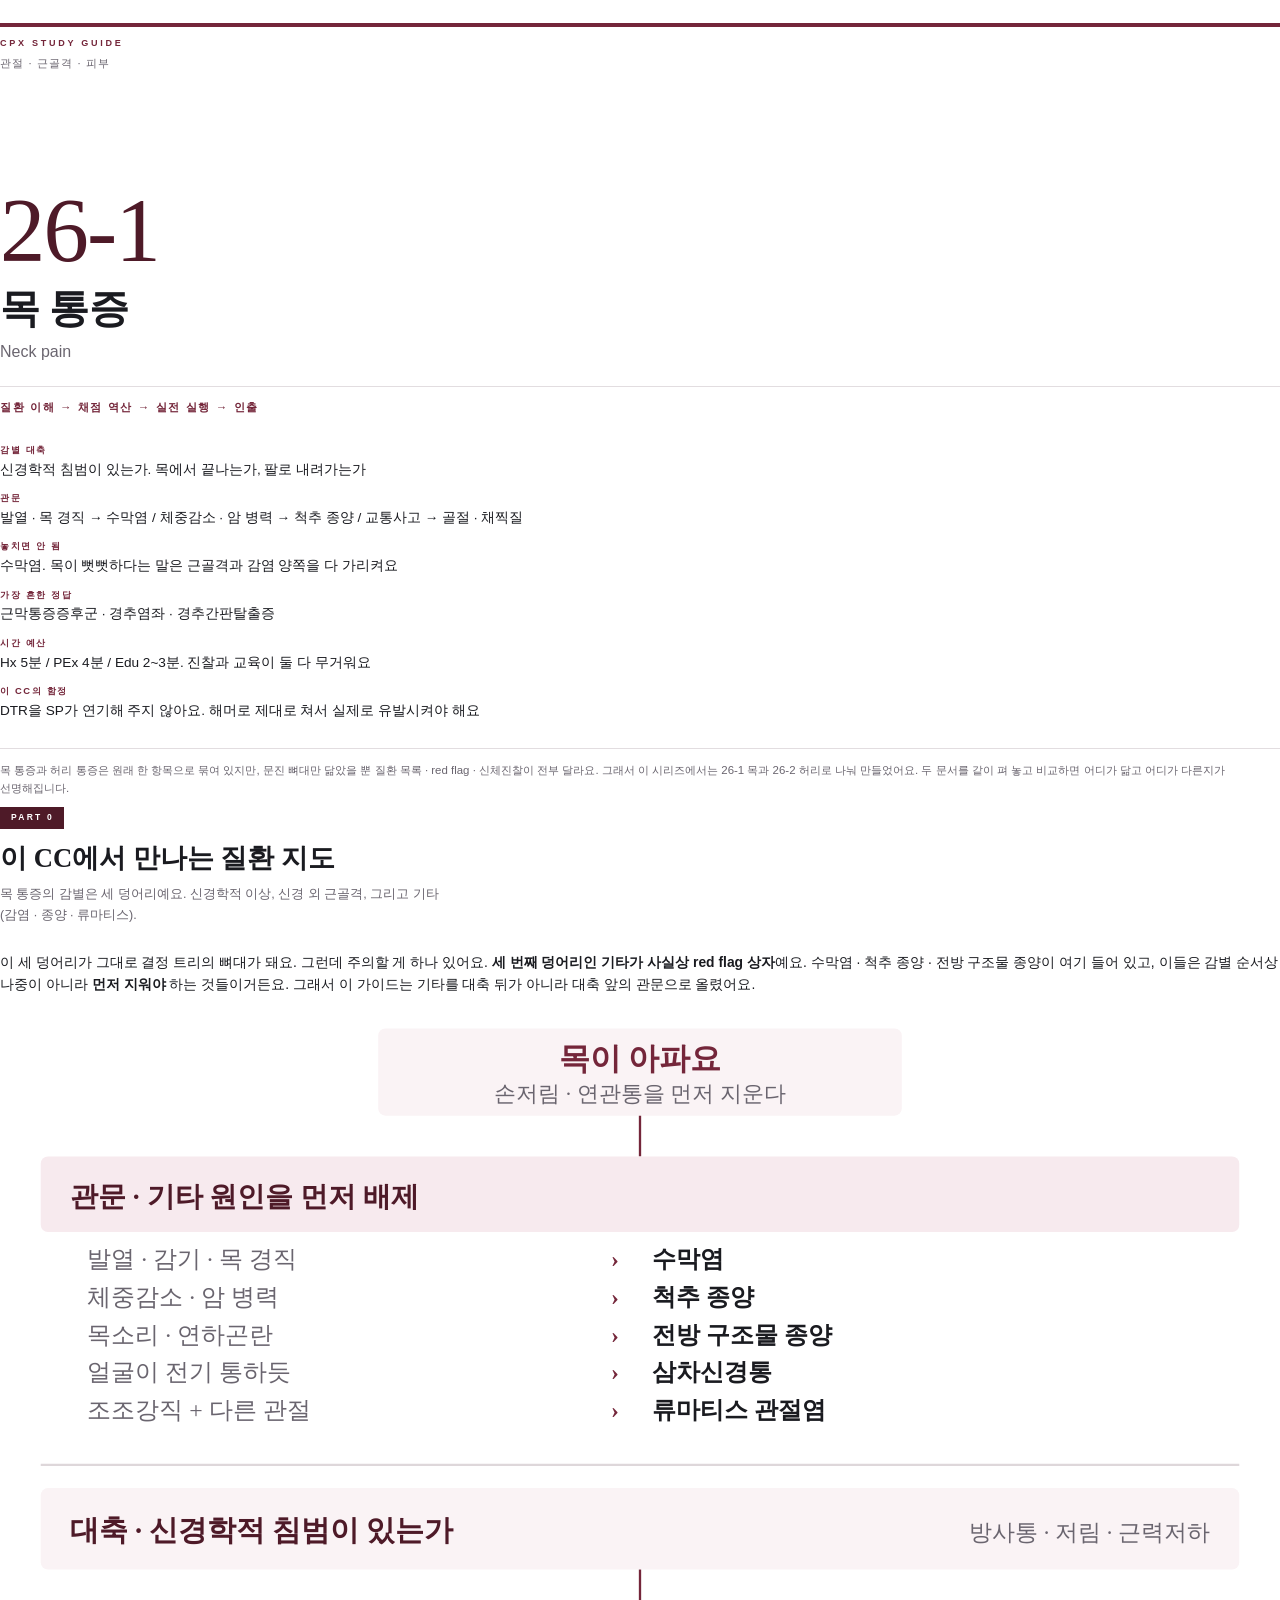
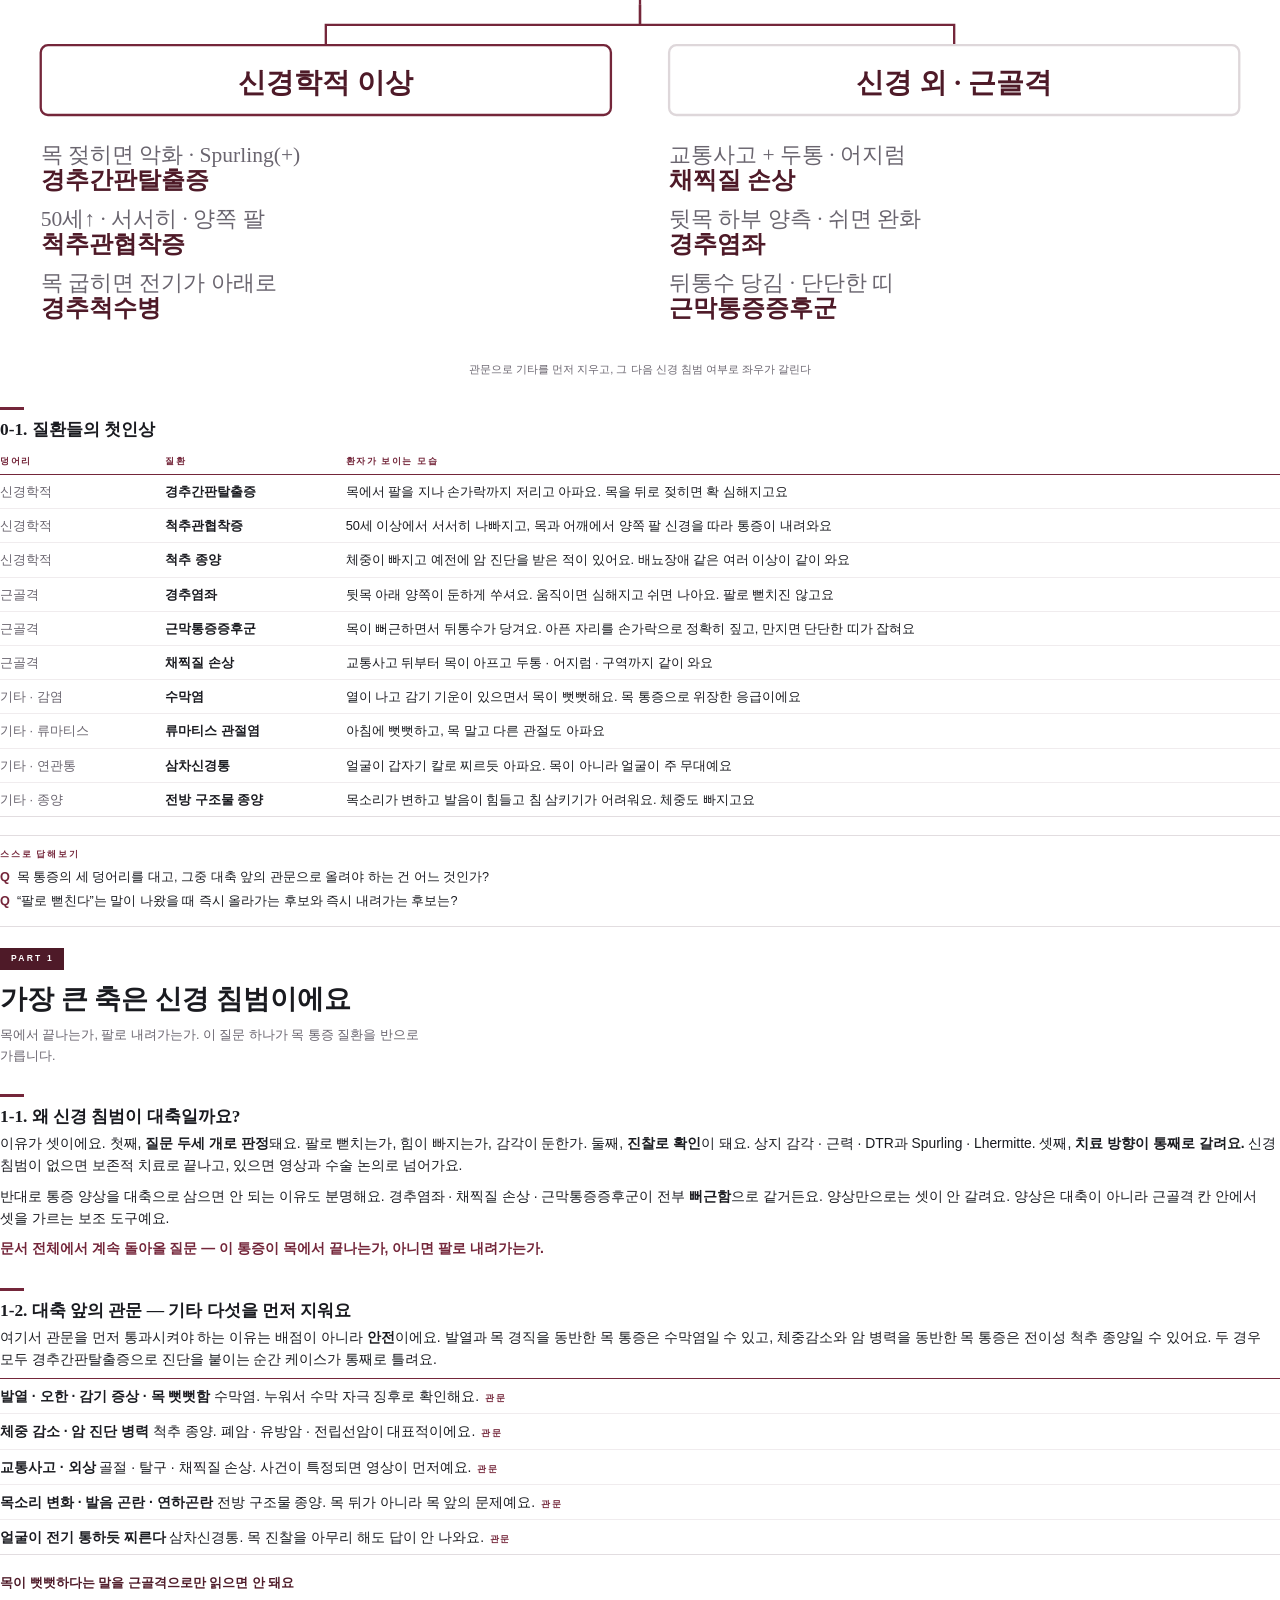
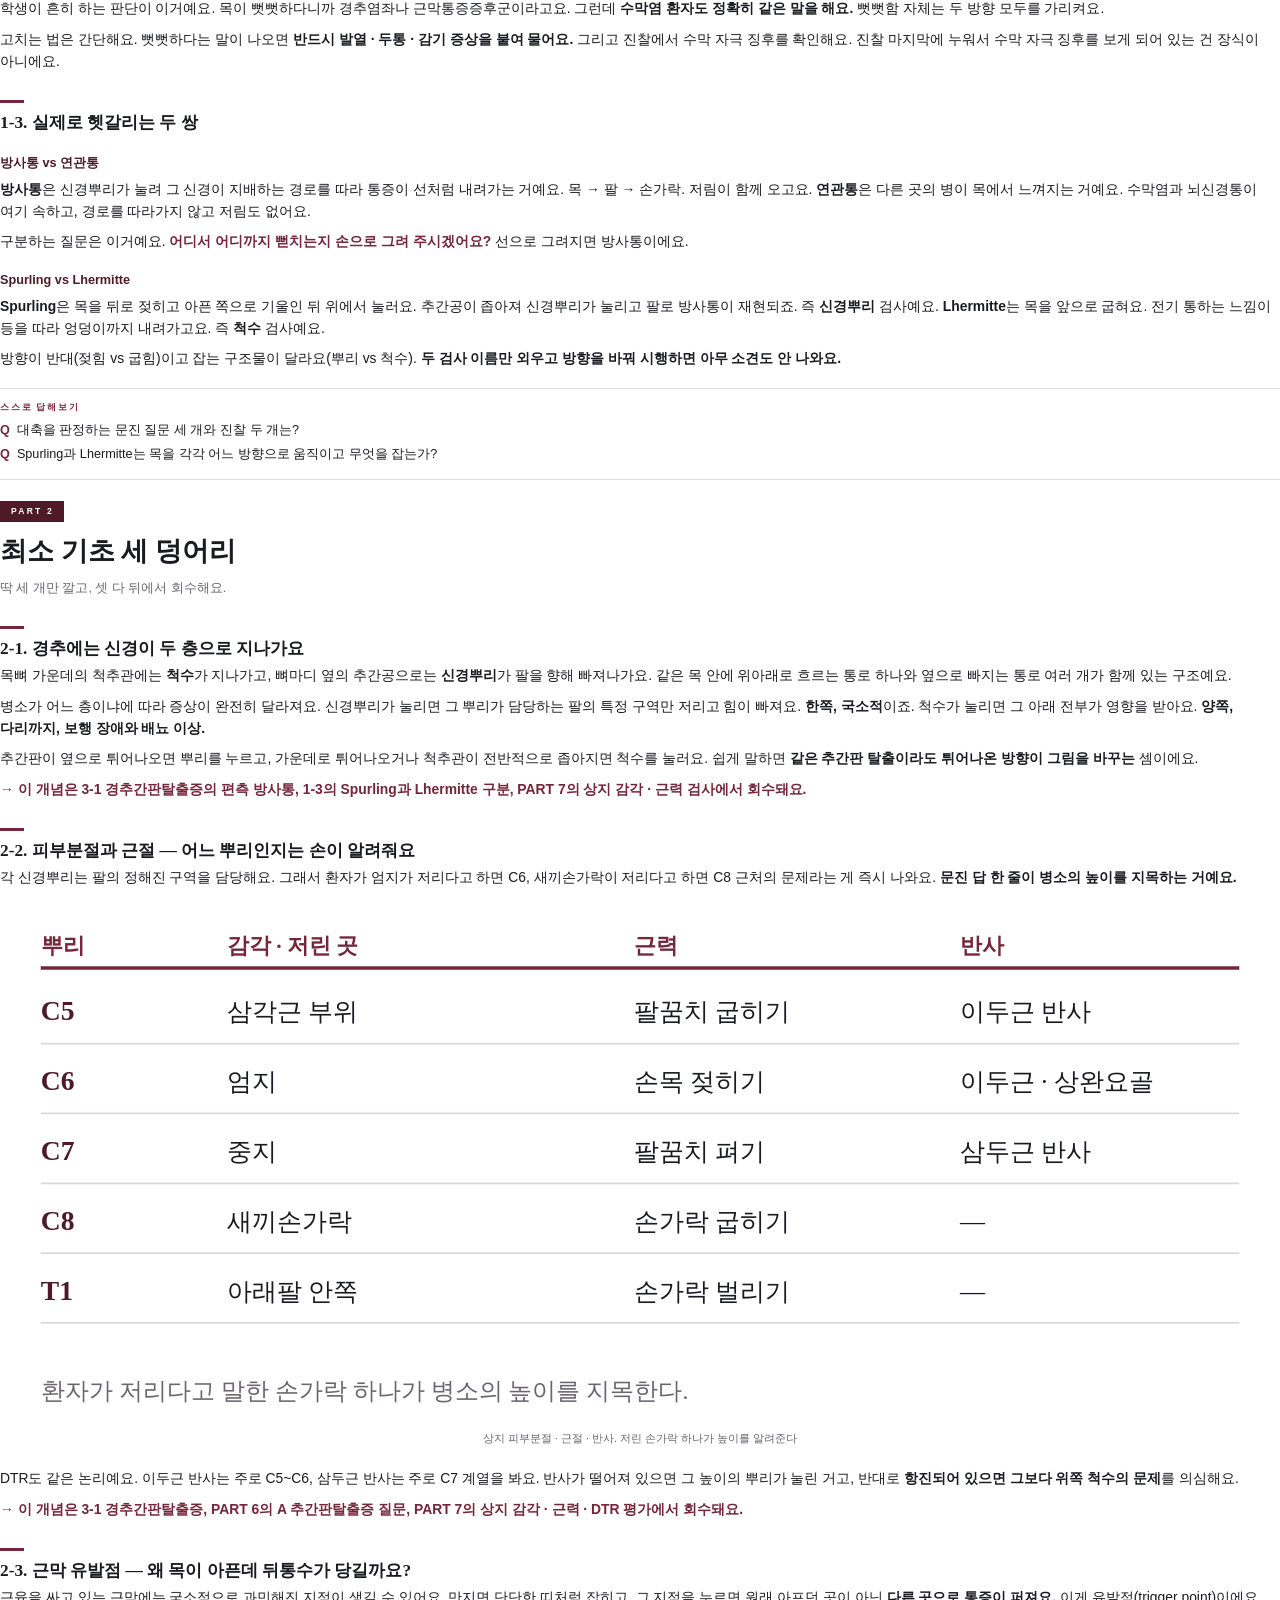
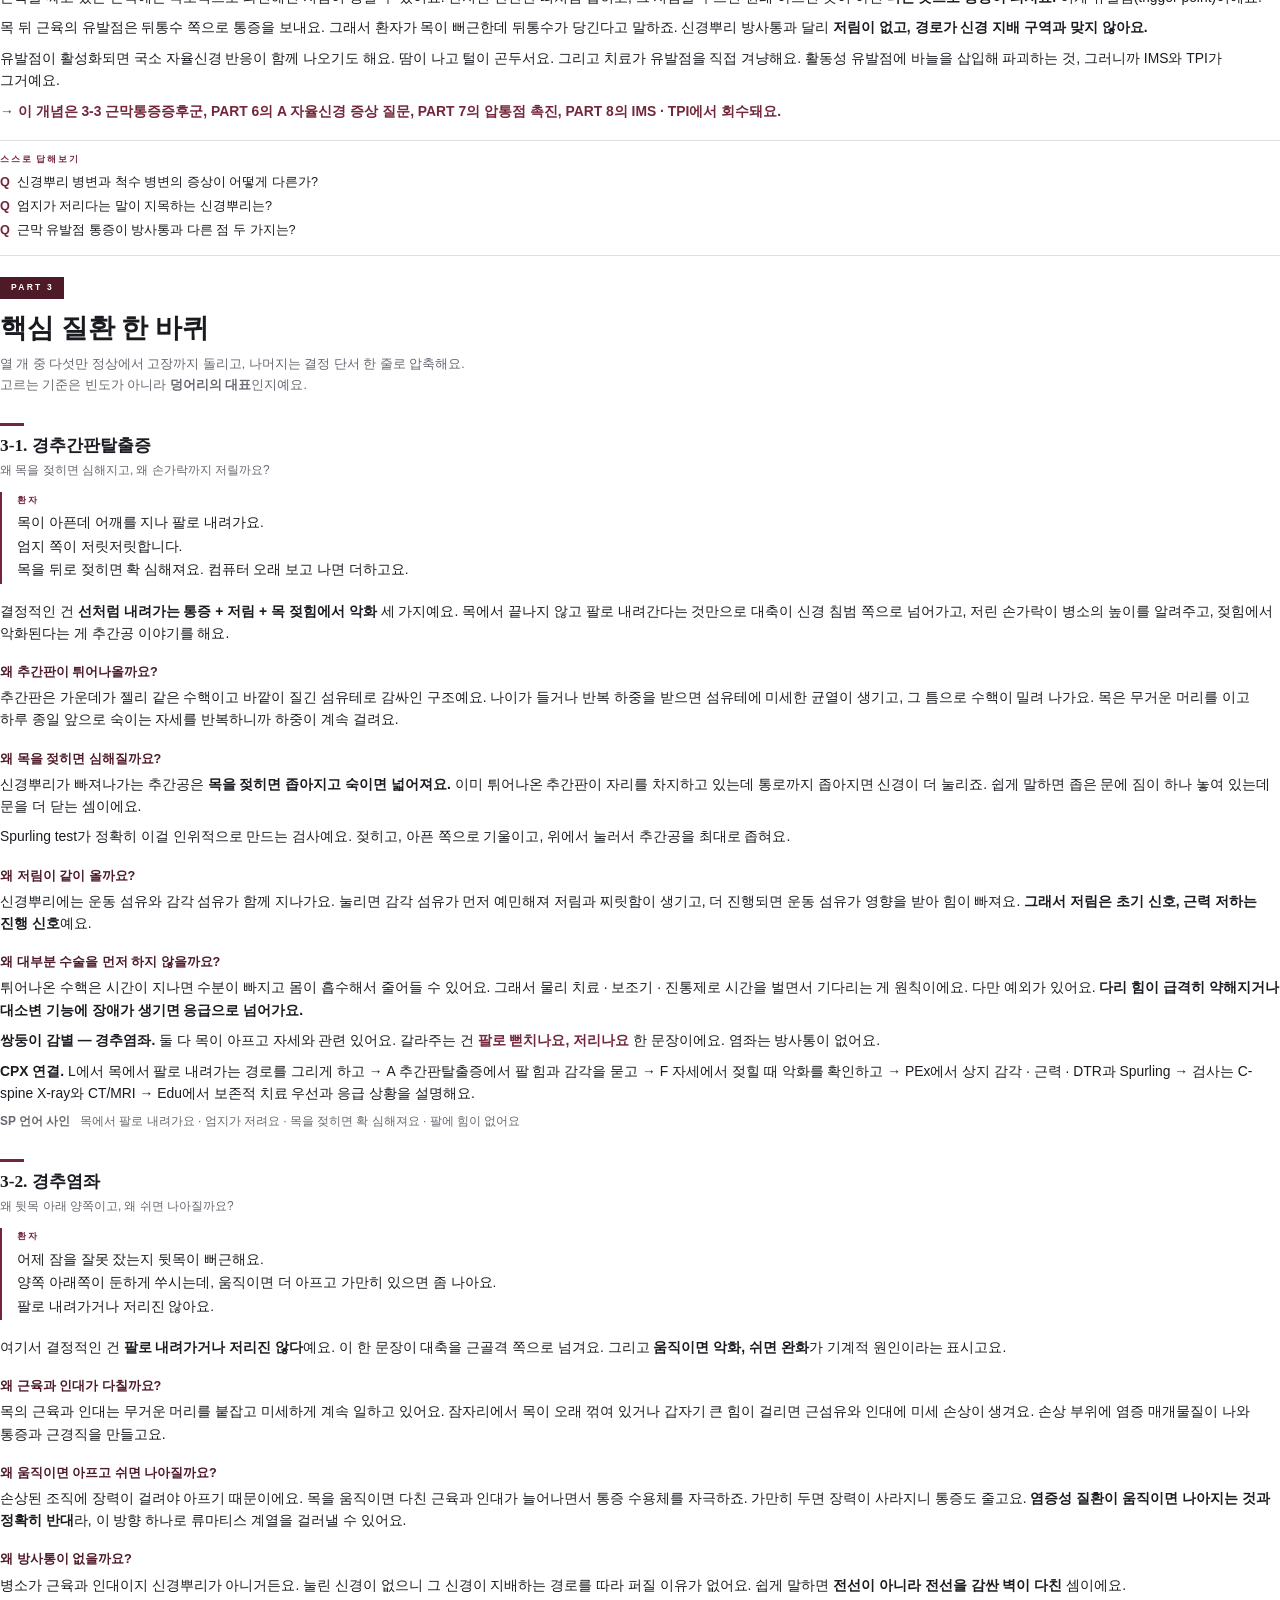
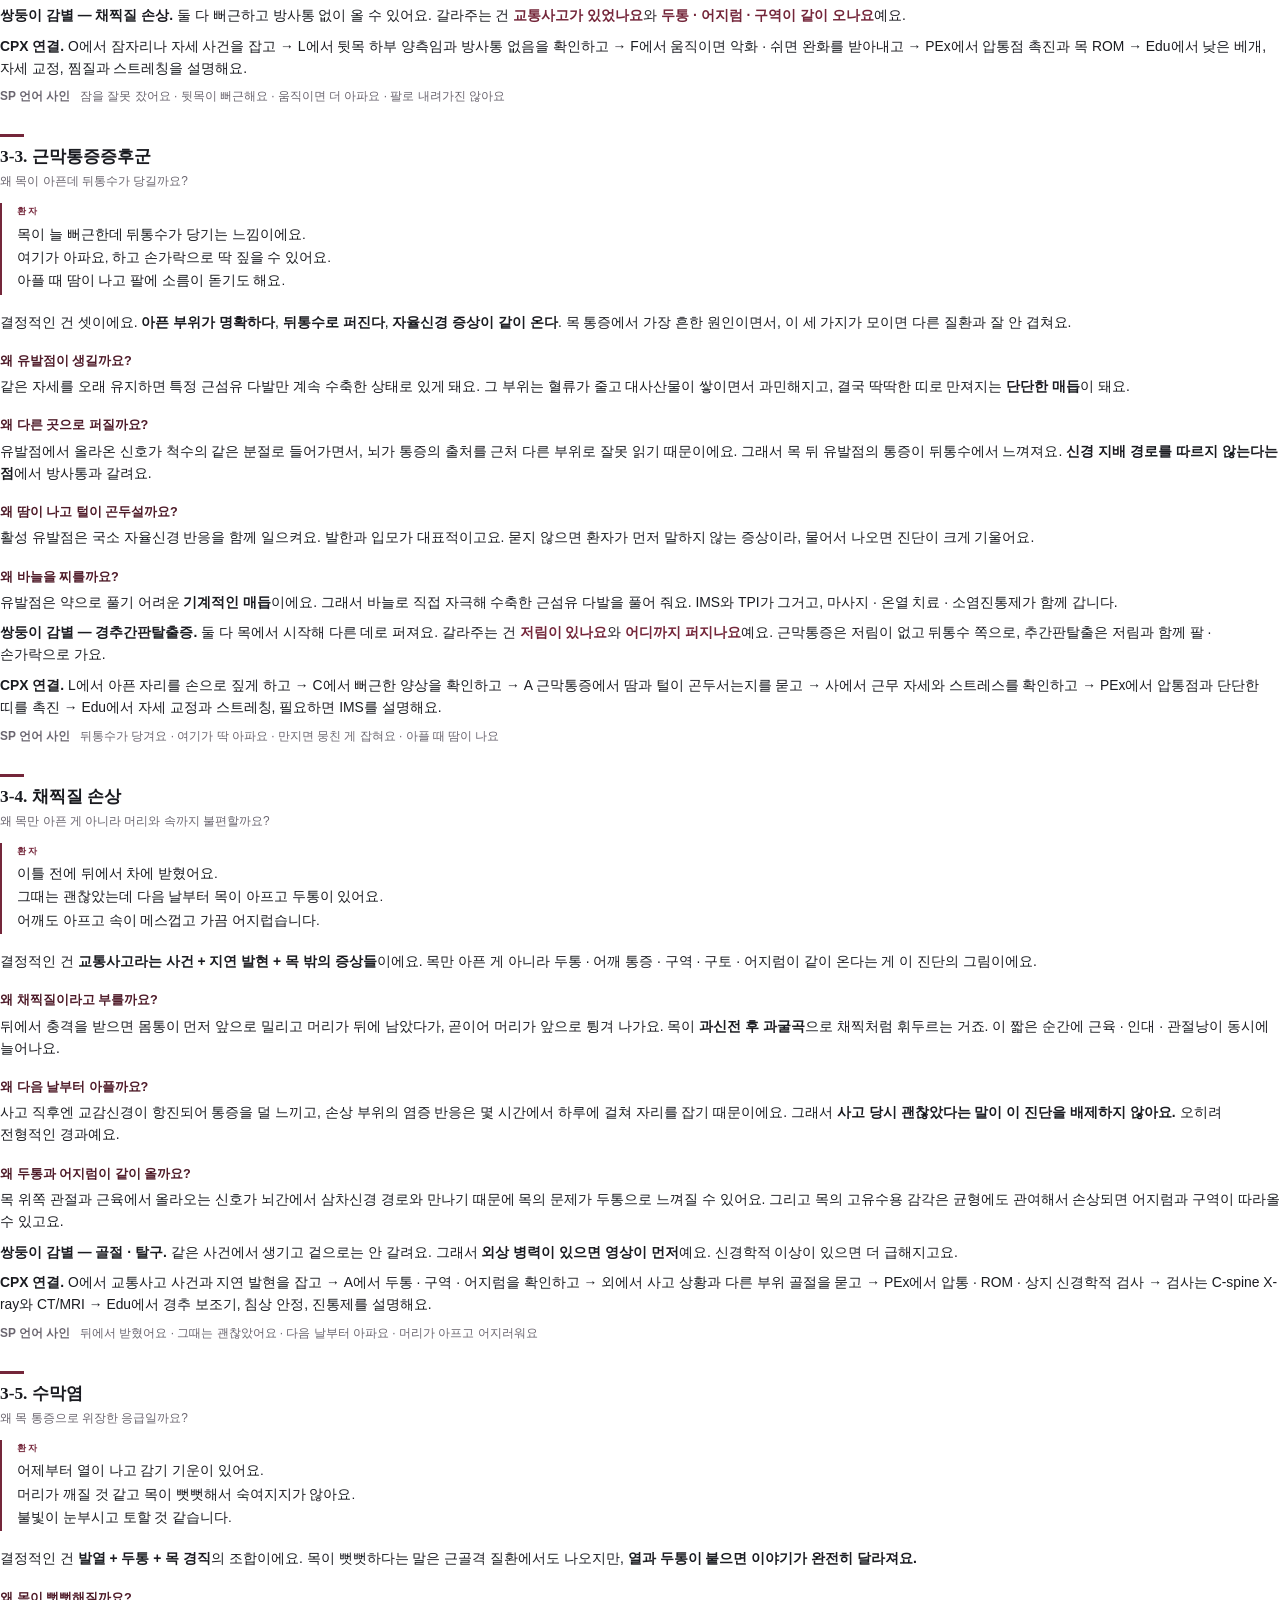
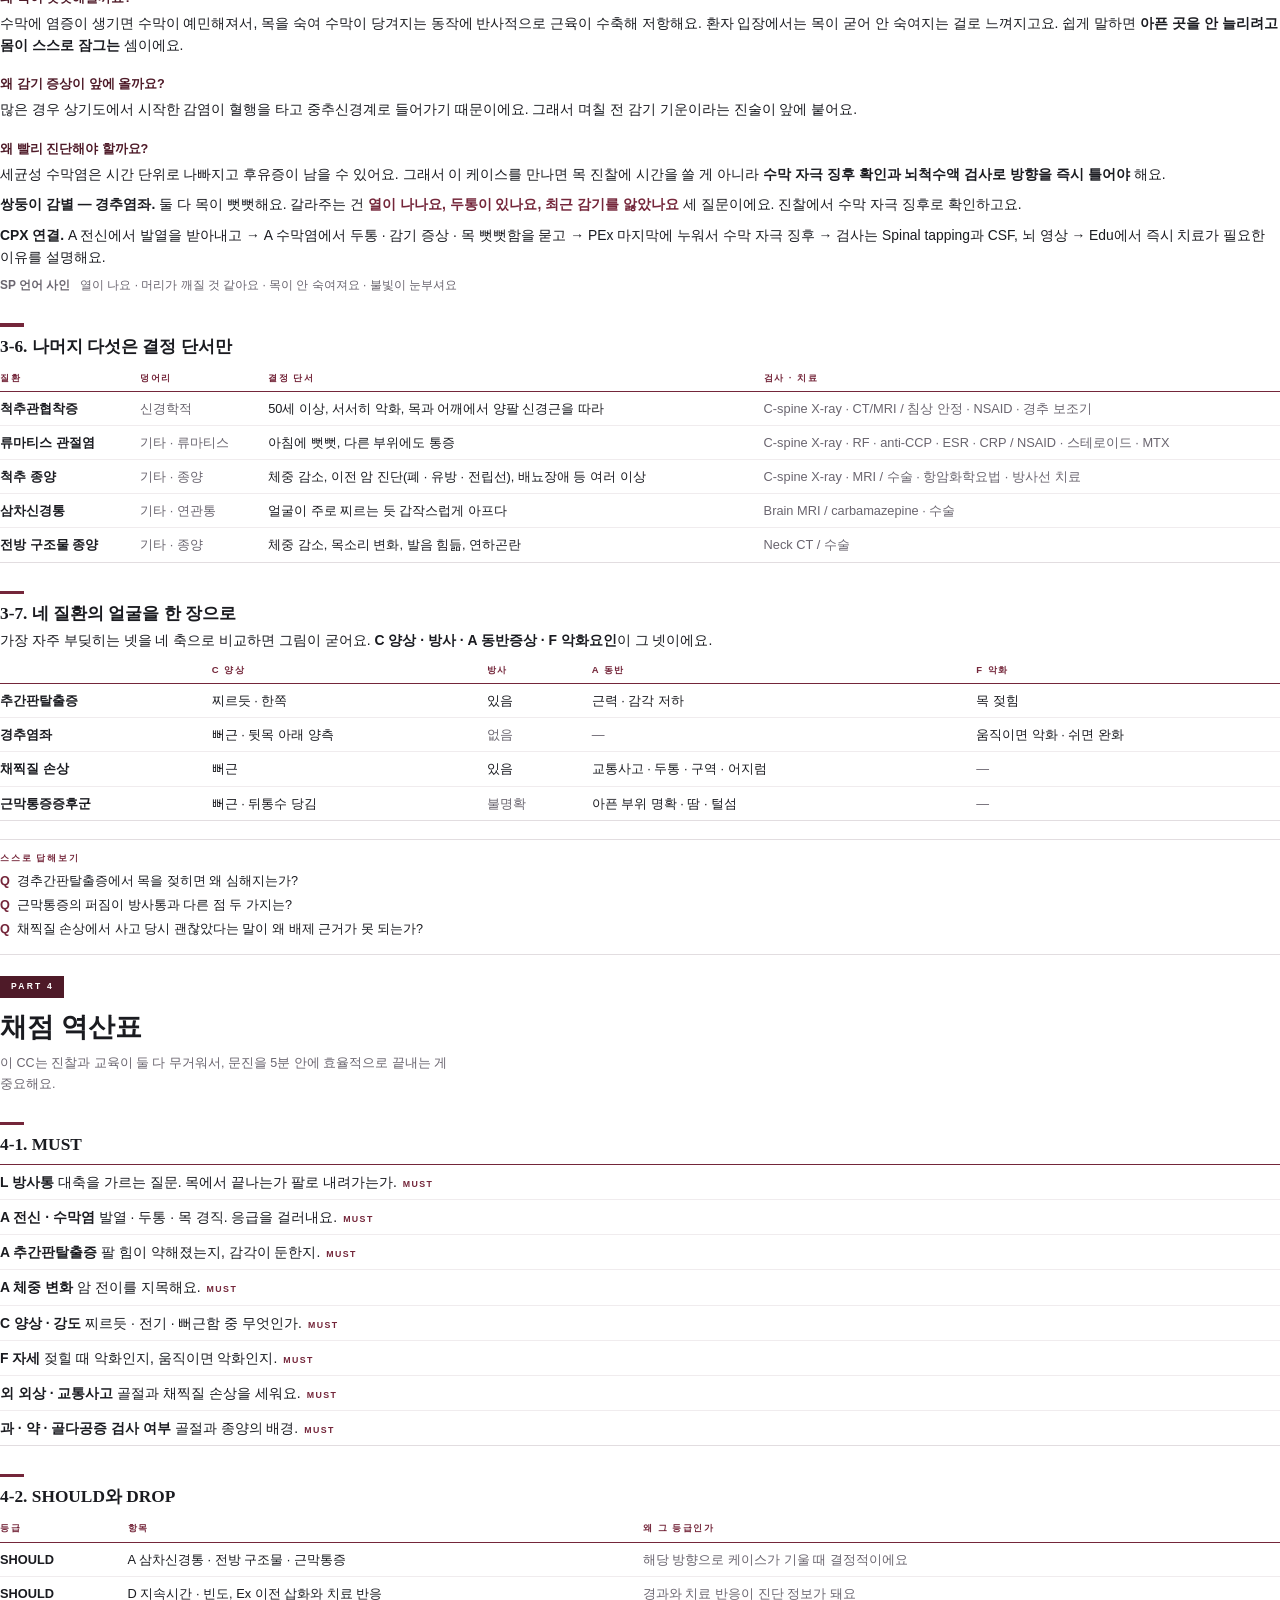
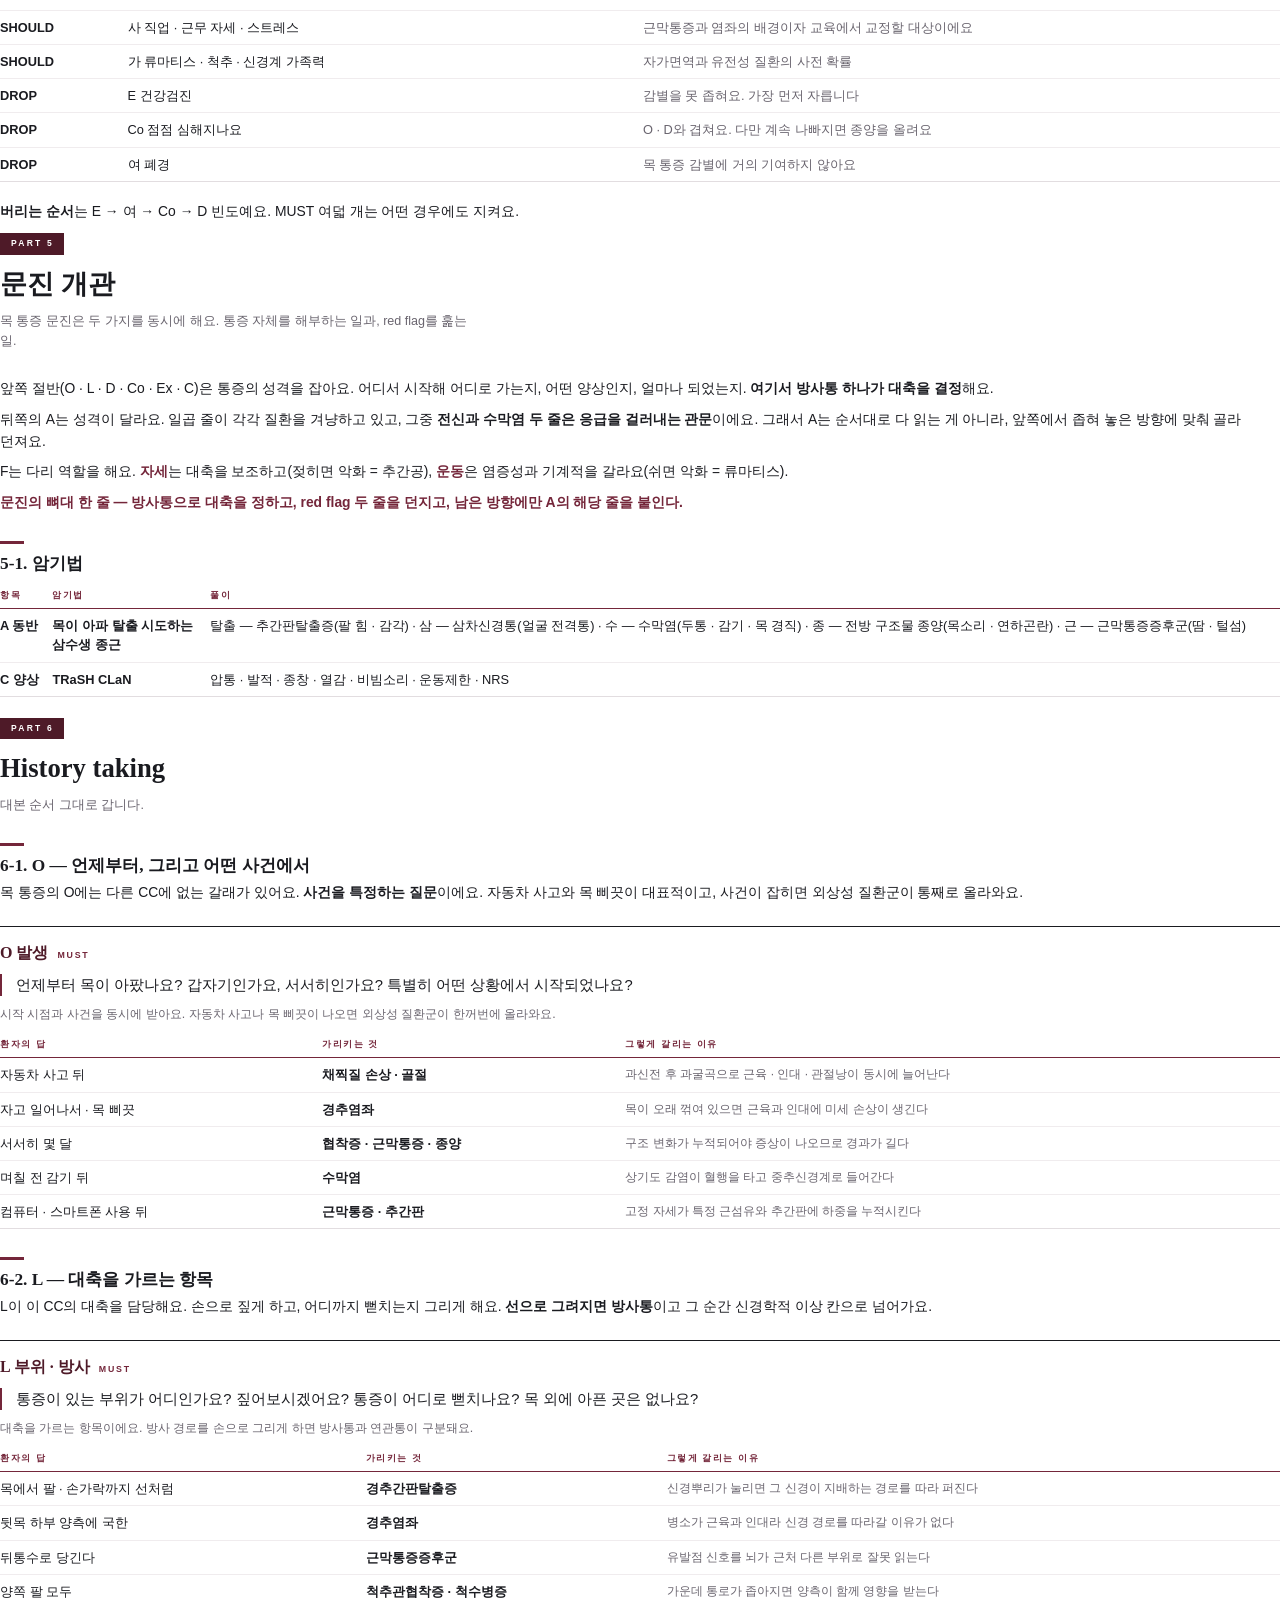
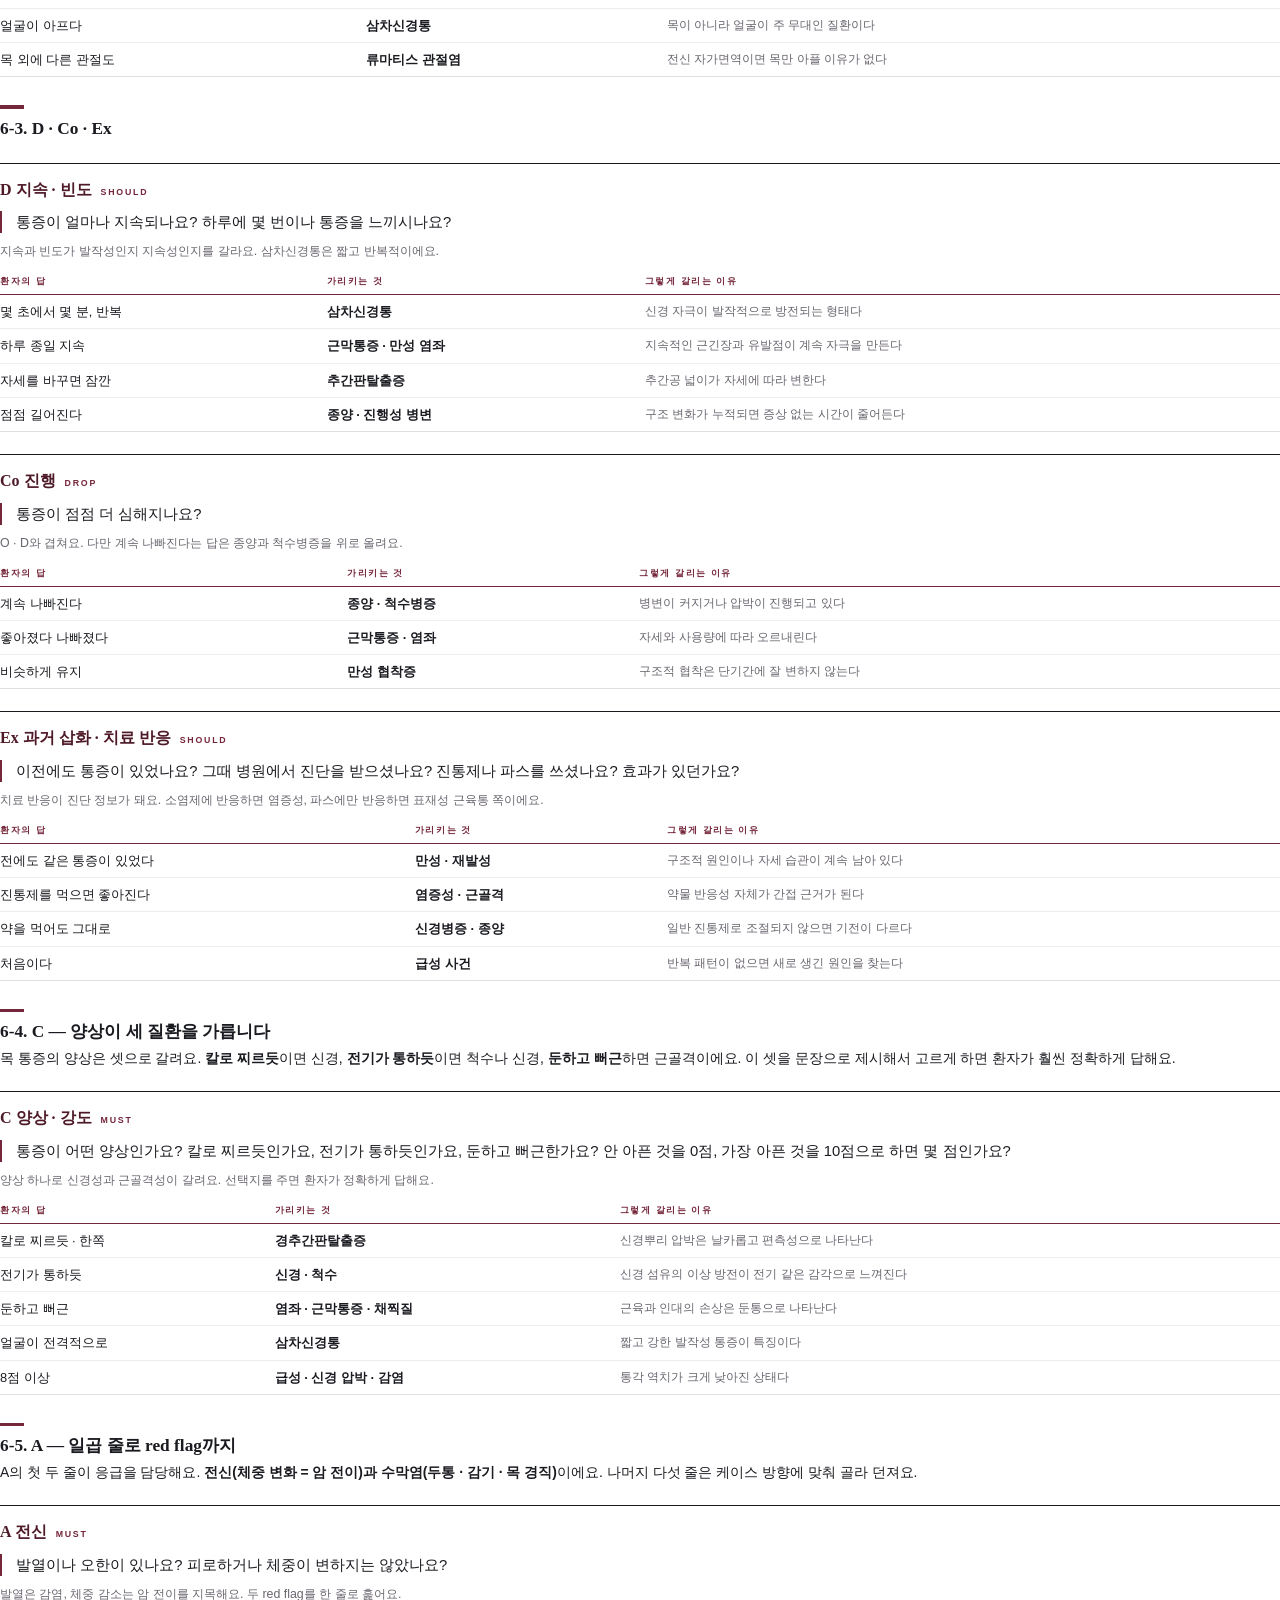
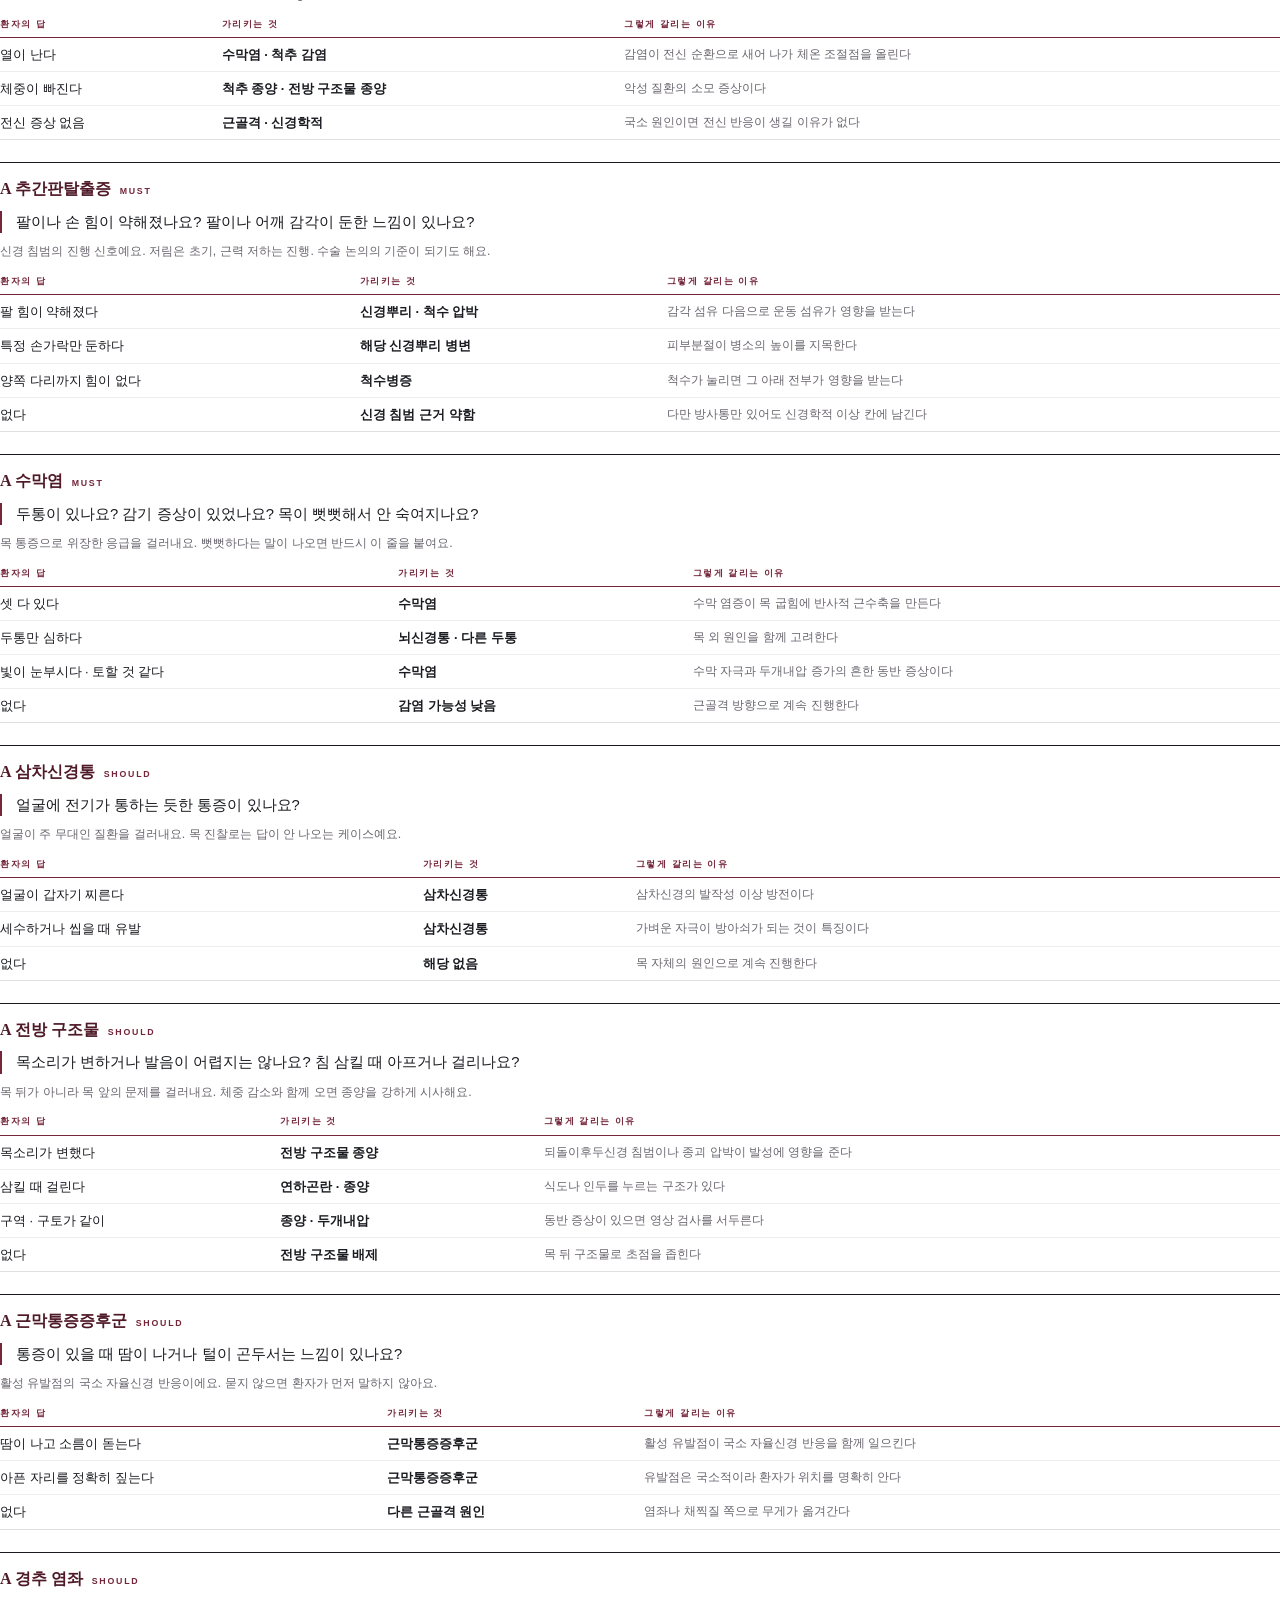
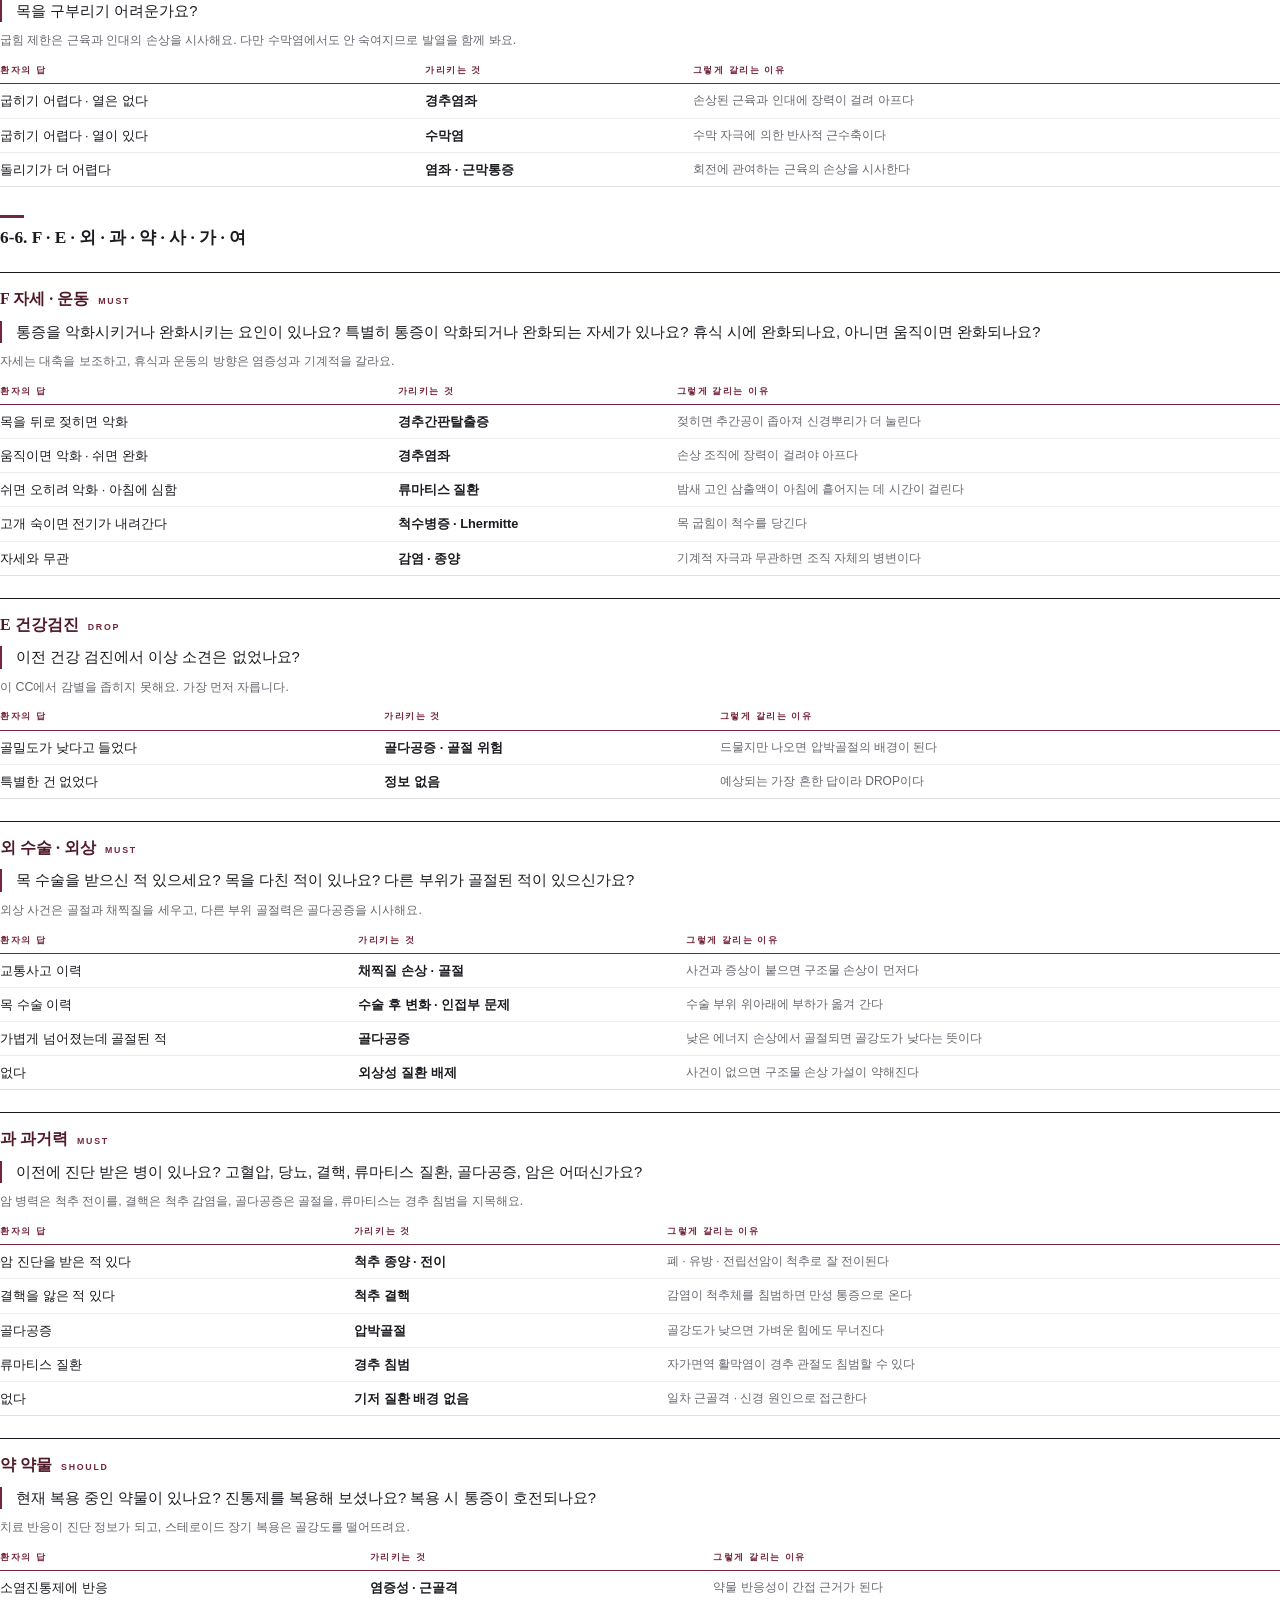
<file: guides/CPX26-1_NeckPain_Guide.html>
<!doctype html><html lang='ko'><meta charset='utf-8'><title>CPX 26-1 목 통증</title><style>
@page {
  size: A4; margin: 23mm 22mm 17mm 22mm;
  @top-left  { content: "CPX 26-1"; font-family: Pretendard; font-size: 6.6pt;
    font-weight: 700; letter-spacing: .26em; color: #74263A; }
  @top-right { content: "목 통증"; font-family: Pretendard; font-size: 6.6pt;
    color: #9C96A0; letter-spacing: .14em; }
  @bottom-right { content: counter(page); font-family: "Noto Serif CJK KR";
    font-size: 9pt; color: #6A656F; }
}
@page :first { @top-left { content: "" } @top-right { content: "" }
  @bottom-right { content: "" } }

* { box-sizing: border-box; }
body { font-family: Pretendard, sans-serif; font-size: 10.4pt; line-height: 1.6;
  color: #1A1B20; margin: 0; word-break: keep-all; }
p { margin: 0 0 .6em; }
b { font-weight: 700; }
em { font-style: normal; color: #74263A; font-weight: 600; }
code { font-family: Pretendard; font-size: .95em; font-weight: 700; color: #74263A; }
section { page-break-before: always; }
section.cover, section.first { page-break-before: auto; }

/* == 표지 == */
.cover { padding-top: 6mm; }
.cover .top { border-top: 3pt solid #74263A; padding-top: 9px; }
.cover .kicker { font-size: 6.8pt; font-weight: 700; letter-spacing: .3em; color: #74263A; }
.cover .cat { font-size: 8.4pt; color: #6A656F; letter-spacing: .1em; margin-top: 5px; }
.cover .num { font-family: "Noto Serif CJK KR", serif; font-size: 68pt;
  color: #4E1A28; line-height: 1; margin: 30mm 0 2mm; letter-spacing: -.02em; }
.cover h1 { font-family: "Noto Serif CJK KR", serif; font-size: 30pt;
  margin: 0 0 6px; line-height: 1.2; letter-spacing: -.01em; }
.cover .en { font-size: 12pt; color: #6A656F; margin: 0 0 22px; }
.cover .arc { font-size: 8.6pt; color: #74263A; font-weight: 700; letter-spacing: .14em;
  padding-top: 11px; border-top: .5pt solid #E2DDE0; margin-bottom: 26px; }
.cover dl { margin: 0 0 26px; }
.cover dt { font-size: 7pt; font-weight: 700; letter-spacing: .18em;
  color: #74263A; margin-top: 11px; }
.cover dd { margin: 2px 0 0; font-size: 10.2pt; line-height: 1.5; }
.cover .note { font-size: 8.6pt; color: #6A656F; line-height: 1.6;
  padding-top: 12px; border-top: .5pt solid #E2DDE0; }

/* == 파트 오프너 == */
.opener { margin: 0 0 26px; }
.opener .tag { display: inline-block; background: #4E1A28; color: #fff;
  font-size: 6.4pt; font-weight: 700; letter-spacing: .26em;
  padding: 4px 10px 4px 11px; margin: 0 0 13px; }
.opener h1 { font-family: "Noto Serif CJK KR", serif; font-size: 20pt;
  margin: 0 0 9px; line-height: 1.26; }
.opener .dek { font-size: 9.4pt; color: #6A656F; line-height: 1.62; margin: 0; max-width: 124mm; }

h2 { font-family: "Noto Serif CJK KR", serif; font-size: 13pt;
  margin: 28px 0 3px; line-height: 1.38; page-break-after: avoid; }
h2::before { content: ""; display: block; width: 24px; height: 2.4pt;
  background: #74263A; margin-bottom: 8px; }
h2.plain::before { display: none; }
.sub { font-size: 8.9pt; color: #6A656F; margin: 0 0 12px; }
h3 { font-size: 9.5pt; font-weight: 700; color: #4E1A28; margin: 18px 0 4px;
  page-break-after: avoid; }

/* == 인용 == */
blockquote { margin: 12px 0 16px; padding: 1px 0 1px 15px; border-left: 2pt solid #74263A; }
blockquote p { margin: 0 0 .16em; font-size: 10.2pt; line-height: 1.56; }
blockquote .who { font-size: 6.8pt; font-weight: 700; letter-spacing: .2em;
  color: #74263A; margin-bottom: 5px; }

/* == 괘선 목록 == */
ul.plain { list-style: none; margin: 7px 0 16px; padding: 0; }
ul.plain li { padding: 6px 0; border-bottom: .5pt solid #F0ECEE; }
ul.plain li:first-child { border-top: 1.4pt solid #74263A; }
ul.plain li:last-child { border-bottom: 1pt solid #E2DDE0; }
ul.plain .g { font-size: 6.6pt; font-weight: 700; letter-spacing: .16em;
  color: #74263A; margin-left: 6px; }

/* == 표 == */
table { border-collapse: collapse; width: 100%; margin: 11px 0 18px; }
thead th { font-size: 7.1pt; font-weight: 700; letter-spacing: .16em;
  color: #74263A; text-align: left; padding: 0 12px 6px 0;
  border-bottom: 1.4pt solid #74263A; }
thead th:last-child { padding-right: 0; }
tbody td { font-size: 9.6pt; padding: 7px 12px 7px 0; vertical-align: top;
  border-bottom: .5pt solid #F0ECEE; line-height: 1.5; }
tbody td:last-child { padding-right: 0; }
tbody tr:last-child td { border-bottom: 1pt solid #E2DDE0; }
td.k { font-weight: 700; white-space: nowrap; }
td.s { color: #6A656F; }

/* == 대본 항목 == */
.si { margin: 22px 0; padding-top: 13px; border-top: 1.4pt solid #1A1B20;
  page-break-inside: avoid; }
.si .code { font-family: "Noto Serif CJK KR", serif; font-size: 12pt;
  font-weight: 700; color: #4E1A28; }
.si .g { font-size: 6.6pt; font-weight: 700; letter-spacing: .2em;
  color: #74263A; margin-left: 9px; }
.si .say { font-size: 11.1pt; line-height: 1.5; margin: 9px 0;
  padding-left: 14px; border-left: 2pt solid #74263A; font-weight: 500; }
.si .why { font-size: 9.3pt; color: #6A656F; margin: 0 0 2px; }
.si td.dx { font-weight: 700; }
.si td.rz { color: #6A656F; font-size: 9pt; }

/* == 신체진찰 : 동선 == */
ol.flow { list-style: none; counter-reset: fl; margin: 12px 0 18px; padding: 0; }
ol.flow li { counter-increment: fl; position: relative; padding: 7px 0 7px 30px;
  border-bottom: .5pt solid #F0ECEE; font-size: 9.9pt; line-height: 1.5; }
ol.flow li:first-child { border-top: 1.4pt solid #74263A; }
ol.flow li::before { content: counter(fl); position: absolute; left: 0; top: 7px;
  font-family: "Noto Serif CJK KR", serif; font-size: 9.5pt; font-weight: 700;
  color: #74263A; }
ol.flow .pos { font-size: 6.6pt; font-weight: 700; letter-spacing: .16em;
  color: #74263A; display: block; margin-bottom: 2px; }

/* == 신체진찰 : 특이검사 카드 == */
.card { margin: 18px 0; padding-top: 11px; border-top: 1.4pt solid #74263A;
  page-break-inside: avoid; }
.card .nm { font-family: "Noto Serif CJK KR", serif; font-size: 11.5pt;
  font-weight: 700; color: #4E1A28; }
.card .nm .en { font-family: Pretendard; font-size: 8.6pt; font-weight: 400;
  color: #6A656F; margin-left: 7px; }
.card figure { margin: 9px 0 4px; }
.card figure svg { width: 100%; height: auto; }
.card dl { margin: 8px 0 0; }
.card dt { font-size: 6.6pt; font-weight: 700; letter-spacing: .16em;
  color: #74263A; margin-top: 8px; }
.card dd { margin: 2px 0 0; font-size: 9.6pt; line-height: 1.55; }
.card dd.hit { font-weight: 600; }
.card ol { margin: 2px 0 0; padding-left: 1.15em; }
.card ol li { font-size: 9.6pt; line-height: 1.55; margin-bottom: 1px; }

/* == 감점 포인트 == */
ul.deduct { list-style: none; margin: 12px 0 16px; padding: 8px 0;
  border-top: 1.4pt solid #74263A; border-bottom: 1pt solid #E2DDE0; }
ul.deduct li { padding: 5px 0 5px 16px; text-indent: -16px;
  font-size: 9.7pt; line-height: 1.5; }
ul.deduct li::before { content: "\2013\00a0\00a0"; color: #74263A; font-weight: 700; }

/* == 다이어그램 == */
figure { margin: 16px 0 20px; text-align: center; page-break-inside: avoid; }
figure svg { width: 100%; height: auto; }
figcaption { font-size: 8.3pt; color: #6A656F; margin-top: 7px; }

/* == 인출 질문 == */
.recall { margin: 18px 0; padding: 11px 0; border-top: .5pt solid #E2DDE0;
  border-bottom: .5pt solid #E2DDE0; page-break-inside: avoid; }
.recall .lb { font-size: 6.6pt; font-weight: 700; letter-spacing: .2em;
  color: #74263A; margin-bottom: 6px; }
.recall p { font-size: 9.5pt; margin: 0 0 .3em; padding-left: 15px; text-indent: -15px; }
.recall p::before { content: "Q\00a0\00a0"; font-weight: 700; color: #74263A; }
</style>
<section class="cover">
  <div class="top"><div class="kicker">CPX STUDY GUIDE</div>
    <div class="cat">관절 · 근골격 · 피부</div></div>
  <div class="num">26-1</div>
  <h1>목 통증</h1>
  <p class="en">Neck pain</p>
  <div class="arc">질환 이해 &rarr; 채점 역산 &rarr; 실전 실행 &rarr; 인출</div>
  <dl>
    <dt>감별 대축</dt><dd>신경학적 침범이 있는가. 목에서 끝나는가, 팔로 내려가는가</dd>
    <dt>관문</dt><dd>발열 · 목 경직 &rarr; 수막염 / 체중감소 · 암 병력 &rarr; 척추 종양 / 교통사고 &rarr; 골절 · 채찍질</dd>
    <dt>놓치면 안 됨</dt><dd>수막염. 목이 뻣뻣하다는 말은 근골격과 감염 양쪽을 다 가리켜요</dd>
    <dt>가장 흔한 정답</dt><dd>근막통증증후군 &middot; 경추염좌 &middot; 경추간판탈출증</dd>
    <dt>시간 예산</dt><dd>Hx 5분 / PEx 4분 / Edu 2~3분. 진찰과 교육이 둘 다 무거워요</dd>
    <dt>이 CC의 함정</dt><dd>DTR을 SP가 연기해 주지 않아요. 해머로 제대로 쳐서 실제로 유발시켜야 해요</dd>
  </dl>
  <p class="note">목 통증과 허리 통증은 원래 한 항목으로 묶여 있지만, 문진 뼈대만 닮았을 뿐
  질환 목록 &middot; red flag &middot; 신체진찰이 전부 달라요. 그래서 이 시리즈에서는 26-1 목과
  26-2 허리로 나눠 만들었어요. 두 문서를 같이 펴 놓고 비교하면 어디가 닮고 어디가 다른지가
  선명해집니다.</p>
</section>

<section>
  <div class="opener"><div class="tag">PART 0</div>
    <h1>이 CC에서 만나는 질환 지도</h1>
    <p class="dek">목 통증의 감별은 세 덩어리예요. 신경학적 이상, 신경 외 근골격,
    그리고 기타(감염 · 종양 · 류마티스).</p></div>

  <p>이 세 덩어리가 그대로 결정 트리의 뼈대가 돼요. 그런데 주의할 게 하나 있어요.
  <b>세 번째 덩어리인 기타가 사실상 red flag 상자</b>예요. 수막염 · 척추 종양 · 전방 구조물
  종양이 여기 들어 있고, 이들은 감별 순서상 나중이 아니라 <b>먼저 지워야</b> 하는 것들이거든요.
  그래서 이 가이드는 기타를 대축 뒤가 아니라 대축 앞의 관문으로 올렸어요.</p>

  <figure><svg xmlns="http://www.w3.org/2000/svg" viewBox="0 0 440 322"><rect width="440" height="322" fill="#FFFFFF"/><rect x="130" y="6" width="180" height="30" rx="2.5" fill="#FAF3F5"/><text x="220" y="20" font-family="Pretendard" font-size="10.5" fill="#74263A" font-weight="700" text-anchor="middle">목이 아파요</text><text x="220" y="31" font-family="Pretendard" font-size="7.5" fill="#6A656F" font-weight="400" text-anchor="middle">손저림 · 연관통을 먼저 지운다</text><path d="M220 36 V50" stroke="#74263A" stroke-width="0.8" fill="none"/><rect x="14" y="50" width="412" height="26" rx="2.5" fill="#F7EAEE"/><text x="24" y="67" font-family="Pretendard" font-size="9.5" fill="#4E1A28" font-weight="700" text-anchor="start">관문 · 기타 원인을 먼저 배제</text><text x="30" y="88" font-family="Pretendard" font-size="8.2" fill="#6A656F" font-weight="400" text-anchor="start">발열 · 감기 · 목 경직</text><text x="210" y="88" font-family="Pretendard" font-size="8.2" fill="#74263A" font-weight="700" text-anchor="start">›</text><text x="224" y="88" font-family="Pretendard" font-size="8.4" fill="#1A1B20" font-weight="700" text-anchor="start">수막염</text><text x="30" y="101" font-family="Pretendard" font-size="8.2" fill="#6A656F" font-weight="400" text-anchor="start">체중감소 · 암 병력</text><text x="210" y="101" font-family="Pretendard" font-size="8.2" fill="#74263A" font-weight="700" text-anchor="start">›</text><text x="224" y="101" font-family="Pretendard" font-size="8.4" fill="#1A1B20" font-weight="700" text-anchor="start">척추 종양</text><text x="30" y="114" font-family="Pretendard" font-size="8.2" fill="#6A656F" font-weight="400" text-anchor="start">목소리 · 연하곤란</text><text x="210" y="114" font-family="Pretendard" font-size="8.2" fill="#74263A" font-weight="700" text-anchor="start">›</text><text x="224" y="114" font-family="Pretendard" font-size="8.4" fill="#1A1B20" font-weight="700" text-anchor="start">전방 구조물 종양</text><text x="30" y="127" font-family="Pretendard" font-size="8.2" fill="#6A656F" font-weight="400" text-anchor="start">얼굴이 전기 통하듯</text><text x="210" y="127" font-family="Pretendard" font-size="8.2" fill="#74263A" font-weight="700" text-anchor="start">›</text><text x="224" y="127" font-family="Pretendard" font-size="8.4" fill="#1A1B20" font-weight="700" text-anchor="start">삼차신경통</text><text x="30" y="140" font-family="Pretendard" font-size="8.2" fill="#6A656F" font-weight="400" text-anchor="start">조조강직 + 다른 관절</text><text x="210" y="140" font-family="Pretendard" font-size="8.2" fill="#74263A" font-weight="700" text-anchor="start">›</text><text x="224" y="140" font-family="Pretendard" font-size="8.4" fill="#1A1B20" font-weight="700" text-anchor="start">류마티스 관절염</text><path d="M14 156 H426" stroke="#DED7DA" stroke-width="0.8" fill="none"/><rect x="14" y="164" width="412" height="28" rx="2.5" fill="#FAF3F5"/><text x="24" y="182" font-family="Pretendard" font-size="9.8" fill="#4E1A28" font-weight="700" text-anchor="start">대축 · 신경학적 침범이 있는가</text><text x="416" y="182" font-family="Pretendard" font-size="7.8" fill="#6A656F" font-weight="400" text-anchor="end">방사통 · 저림 · 근력저하</text><path d="M220 192 V204" stroke="#74263A" stroke-width="0.8" fill="none"/><path d="M220 204 V211.0 H112 V218" stroke="#74263A" stroke-width="0.8" fill="none"/><path d="M220 204 V211.0 H328 V218" stroke="#74263A" stroke-width="0.8" fill="none"/><rect x="14" y="218" width="196" height="24" rx="2.5" fill="#FFFFFF" stroke="#74263A" stroke-width="0.8"/><text x="112" y="234" font-family="Pretendard" font-size="9.5" fill="#4E1A28" font-weight="700" text-anchor="middle">신경학적 이상</text><rect x="230" y="218" width="196" height="24" rx="2.5" fill="#FFFFFF" stroke="#DED7DA" stroke-width="0.8"/><text x="328" y="234" font-family="Pretendard" font-size="9.5" fill="#4E1A28" font-weight="700" text-anchor="middle">신경 외 · 근골격</text><text x="14" y="258" font-family="Pretendard" font-size="7.4" fill="#6A656F" font-weight="400" text-anchor="start">목 젖히면 악화 · Spurling(+)</text><text x="14" y="267" font-family="Pretendard" font-size="8.4" fill="#4E1A28" font-weight="700" text-anchor="start">경추간판탈출증</text><text x="230" y="258" font-family="Pretendard" font-size="7.4" fill="#6A656F" font-weight="400" text-anchor="start">교통사고 + 두통 · 어지럼</text><text x="230" y="267" font-family="Pretendard" font-size="8.4" fill="#4E1A28" font-weight="700" text-anchor="start">채찍질 손상</text><text x="14" y="280" font-family="Pretendard" font-size="7.4" fill="#6A656F" font-weight="400" text-anchor="start">50세↑ · 서서히 · 양쪽 팔</text><text x="14" y="289" font-family="Pretendard" font-size="8.4" fill="#4E1A28" font-weight="700" text-anchor="start">척추관협착증</text><text x="230" y="280" font-family="Pretendard" font-size="7.4" fill="#6A656F" font-weight="400" text-anchor="start">뒷목 하부 양측 · 쉬면 완화</text><text x="230" y="289" font-family="Pretendard" font-size="8.4" fill="#4E1A28" font-weight="700" text-anchor="start">경추염좌</text><text x="14" y="302" font-family="Pretendard" font-size="7.4" fill="#6A656F" font-weight="400" text-anchor="start">목 굽히면 전기가 아래로</text><text x="14" y="311" font-family="Pretendard" font-size="8.4" fill="#4E1A28" font-weight="700" text-anchor="start">경추척수병</text><text x="230" y="302" font-family="Pretendard" font-size="7.4" fill="#6A656F" font-weight="400" text-anchor="start">뒤통수 당김 · 단단한 띠</text><text x="230" y="311" font-family="Pretendard" font-size="8.4" fill="#4E1A28" font-weight="700" text-anchor="start">근막통증증후군</text></svg>
    <figcaption>관문으로 기타를 먼저 지우고, 그 다음 신경 침범 여부로 좌우가 갈린다</figcaption>
  </figure>

  <h2>0-1. 질환들의 첫인상</h2>
  <table>
    <thead><tr><th>덩어리</th><th>질환</th><th>환자가 보이는 모습</th></tr></thead>
    <tbody>
      <tr><td class="s">신경학적</td><td class="k">경추간판탈출증</td>
          <td>목에서 팔을 지나 손가락까지 저리고 아파요. 목을 뒤로 젖히면 확 심해지고요</td></tr>
      <tr><td class="s">신경학적</td><td class="k">척추관협착증</td>
          <td>50세 이상에서 서서히 나빠지고, 목과 어깨에서 양쪽 팔 신경을 따라 통증이 내려와요</td></tr>
      <tr><td class="s">신경학적</td><td class="k">척추 종양</td>
          <td>체중이 빠지고 예전에 암 진단을 받은 적이 있어요. 배뇨장애 같은 여러 이상이 같이 와요</td></tr>
      <tr><td class="s">근골격</td><td class="k">경추염좌</td>
          <td>뒷목 아래 양쪽이 둔하게 쑤셔요. 움직이면 심해지고 쉬면 나아요. 팔로 뻗치진 않고요</td></tr>
      <tr><td class="s">근골격</td><td class="k">근막통증증후군</td>
          <td>목이 뻐근하면서 뒤통수가 당겨요. 아픈 자리를 손가락으로 정확히 짚고, 만지면 단단한 띠가 잡혀요</td></tr>
      <tr><td class="s">근골격</td><td class="k">채찍질 손상</td>
          <td>교통사고 뒤부터 목이 아프고 두통 · 어지럼 · 구역까지 같이 와요</td></tr>
      <tr><td class="s">기타 · 감염</td><td class="k">수막염</td>
          <td>열이 나고 감기 기운이 있으면서 목이 뻣뻣해요. 목 통증으로 위장한 응급이에요</td></tr>
      <tr><td class="s">기타 · 류마티스</td><td class="k">류마티스 관절염</td>
          <td>아침에 뻣뻣하고, 목 말고 다른 관절도 아파요</td></tr>
      <tr><td class="s">기타 · 연관통</td><td class="k">삼차신경통</td>
          <td>얼굴이 갑자기 칼로 찌르듯 아파요. 목이 아니라 얼굴이 주 무대예요</td></tr>
      <tr><td class="s">기타 · 종양</td><td class="k">전방 구조물 종양</td>
          <td>목소리가 변하고 발음이 힘들고 침 삼키기가 어려워요. 체중도 빠지고요</td></tr>
    </tbody>
  </table>

  <div class="recall"><div class="lb">스스로 답해보기</div>
    <p>목 통증의 세 덩어리를 대고, 그중 대축 앞의 관문으로 올려야 하는 건 어느 것인가?</p>
    <p>&ldquo;팔로 뻗친다&rdquo;는 말이 나왔을 때 즉시 올라가는 후보와 즉시 내려가는 후보는?</p>
  </div>
</section>

<section>
  <div class="opener"><div class="tag">PART 1</div>
    <h1>가장 큰 축은 신경 침범이에요</h1>
    <p class="dek">목에서 끝나는가, 팔로 내려가는가. 이 질문 하나가 목 통증 질환을
    반으로 가릅니다.</p></div>

  <h2>1-1. 왜 신경 침범이 대축일까요?</h2>
  <p>이유가 셋이에요. 첫째, <b>질문 두세 개로 판정</b>돼요. 팔로 뻗치는가, 힘이 빠지는가,
  감각이 둔한가. 둘째, <b>진찰로 확인</b>이 돼요. 상지 감각 &middot; 근력 &middot; DTR과
  Spurling &middot; Lhermitte. 셋째, <b>치료 방향이 통째로 갈려요.</b> 신경 침범이 없으면
  보존적 치료로 끝나고, 있으면 영상과 수술 논의로 넘어가요.</p>

  <p>반대로 통증 양상을 대축으로 삼으면 안 되는 이유도 분명해요. 경추염좌 &middot;
  채찍질 손상 &middot; 근막통증증후군이 전부 <b>뻐근함</b>으로 같거든요. 양상만으로는 셋이
  안 갈려요. 양상은 대축이 아니라 근골격 칸 안에서 셋을 가르는 보조 도구예요.</p>

  <p><em>문서 전체에서 계속 돌아올 질문 &mdash; 이 통증이 목에서 끝나는가,
  아니면 팔로 내려가는가.</em></p>

  <h2>1-2. 대축 앞의 관문 &mdash; 기타 다섯을 먼저 지워요</h2>
  <p>여기서 관문을 먼저 통과시켜야 하는 이유는 배점이 아니라 <b>안전</b>이에요.
  발열과 목 경직을 동반한 목 통증은 수막염일 수 있고, 체중감소와 암 병력을 동반한 목 통증은
  전이성 척추 종양일 수 있어요. 두 경우 모두 경추간판탈출증으로 진단을 붙이는 순간
  케이스가 통째로 틀려요.</p>
  <ul class="plain">
    <li><b>발열 · 오한 · 감기 증상 · 목 뻣뻣함</b> 수막염. 누워서 수막 자극 징후로 확인해요.<span class="g">관문</span></li>
    <li><b>체중 감소 · 암 진단 병력</b> 척추 종양. 폐암 · 유방암 · 전립선암이 대표적이에요.<span class="g">관문</span></li>
    <li><b>교통사고 · 외상</b> 골절 · 탈구 · 채찍질 손상. 사건이 특정되면 영상이 먼저예요.<span class="g">관문</span></li>
    <li><b>목소리 변화 · 발음 곤란 · 연하곤란</b> 전방 구조물 종양. 목 뒤가 아니라 목 앞의 문제예요.<span class="g">관문</span></li>
    <li><b>얼굴이 전기 통하듯 찌른다</b> 삼차신경통. 목 진찰을 아무리 해도 답이 안 나와요.<span class="g">관문</span></li>
  </ul>

  <h3>목이 뻣뻣하다는 말을 근골격으로만 읽으면 안 돼요</h3>
  <p>학생이 흔히 하는 판단이 이거예요. 목이 뻣뻣하다니까 경추염좌나 근막통증증후군이라고요.
  그런데 <b>수막염 환자도 정확히 같은 말을 해요.</b> 뻣뻣함 자체는 두 방향 모두를 가리켜요.</p>
  <p>고치는 법은 간단해요. 뻣뻣하다는 말이 나오면 <b>반드시 발열 · 두통 · 감기 증상을 붙여
  물어요.</b> 그리고 진찰에서 수막 자극 징후를 확인해요. 진찰 마지막에 누워서 수막 자극 징후를
  보게 되어 있는 건 장식이 아니에요.</p>

  <h2>1-3. 실제로 헷갈리는 두 쌍</h2>
  <h3>방사통 vs 연관통</h3>
  <p><b>방사통</b>은 신경뿌리가 눌려 그 신경이 지배하는 경로를 따라 통증이 선처럼 내려가는 거예요.
  목 &rarr; 팔 &rarr; 손가락. 저림이 함께 오고요.
  <b>연관통</b>은 다른 곳의 병이 목에서 느껴지는 거예요. 수막염과 뇌신경통이 여기 속하고,
  경로를 따라가지 않고 저림도 없어요.</p>
  <p>구분하는 질문은 이거예요. <em>어디서 어디까지 뻗치는지 손으로 그려 주시겠어요?</em>
  선으로 그려지면 방사통이에요.</p>

  <h3>Spurling vs Lhermitte</h3>
  <p><b>Spurling</b>은 목을 뒤로 젖히고 아픈 쪽으로 기울인 뒤 위에서 눌러요. 추간공이 좁아져
  신경뿌리가 눌리고 팔로 방사통이 재현되죠. 즉 <b>신경뿌리</b> 검사예요.
  <b>Lhermitte</b>는 목을 앞으로 굽혀요. 전기 통하는 느낌이 등을 따라 엉덩이까지 내려가고요.
  즉 <b>척수</b> 검사예요.</p>
  <p>방향이 반대(젖힘 vs 굽힘)이고 잡는 구조물이 달라요(뿌리 vs 척수).
  <b>두 검사 이름만 외우고 방향을 바꿔 시행하면 아무 소견도 안 나와요.</b></p>

  <div class="recall"><div class="lb">스스로 답해보기</div>
    <p>대축을 판정하는 문진 질문 세 개와 진찰 두 개는?</p>
    <p>Spurling과 Lhermitte는 목을 각각 어느 방향으로 움직이고 무엇을 잡는가?</p>
  </div>
</section>

<section>
  <div class="opener"><div class="tag">PART 2</div>
    <h1>최소 기초 세 덩어리</h1>
    <p class="dek">딱 세 개만 깔고, 셋 다 뒤에서 회수해요.</p></div>

  <h2>2-1. 경추에는 신경이 두 층으로 지나가요</h2>
  <p>목뼈 가운데의 척추관에는 <b>척수</b>가 지나가고, 뼈마디 옆의 추간공으로는
  <b>신경뿌리</b>가 팔을 향해 빠져나가요. 같은 목 안에 위아래로 흐르는 통로 하나와
  옆으로 빠지는 통로 여러 개가 함께 있는 구조예요.</p>
  <p>병소가 어느 층이냐에 따라 증상이 완전히 달라져요. 신경뿌리가 눌리면 그 뿌리가 담당하는
  팔의 특정 구역만 저리고 힘이 빠져요. <b>한쪽, 국소적</b>이죠. 척수가 눌리면 그 아래 전부가
  영향을 받아요. <b>양쪽, 다리까지, 보행 장애와 배뇨 이상.</b></p>
  <p>추간판이 옆으로 튀어나오면 뿌리를 누르고, 가운데로 튀어나오거나 척추관이 전반적으로
  좁아지면 척수를 눌러요. 쉽게 말하면 <b>같은 추간판 탈출이라도 튀어나온 방향이 그림을
  바꾸는</b> 셈이에요.</p>
  <p><em>&rarr; 이 개념은 3-1 경추간판탈출증의 편측 방사통, 1-3의 Spurling과 Lhermitte 구분,
  PART 7의 상지 감각 · 근력 검사에서 회수돼요.</em></p>

  <h2>2-2. 피부분절과 근절 &mdash; 어느 뿌리인지는 손이 알려줘요</h2>
  <p>각 신경뿌리는 팔의 정해진 구역을 담당해요. 그래서 환자가 엄지가 저리다고 하면 C6,
  새끼손가락이 저리다고 하면 C8 근처의 문제라는 게 즉시 나와요.
  <b>문진 답 한 줄이 병소의 높이를 지목하는 거예요.</b></p>
  <figure><svg xmlns="http://www.w3.org/2000/svg" viewBox="0 0 440 176"><rect width="440" height="176" fill="#FFFFFF"/><path d="M14 22 H426" stroke="#74263A" stroke-width="1.2" fill="none"/><text x="14" y="17" font-family="Pretendard" font-size="7.4" fill="#74263A" font-weight="700" text-anchor="start">뿌리</text><text x="78" y="17" font-family="Pretendard" font-size="7.4" fill="#74263A" font-weight="700" text-anchor="start">감각 · 저린 곳</text><text x="218" y="17" font-family="Pretendard" font-size="7.4" fill="#74263A" font-weight="700" text-anchor="start">근력</text><text x="330" y="17" font-family="Pretendard" font-size="7.4" fill="#74263A" font-weight="700" text-anchor="start">반사</text><text x="14" y="40" font-family="Pretendard" font-size="9.5" fill="#4E1A28" font-weight="700" text-anchor="start">C5</text><text x="78" y="40" font-family="Pretendard" font-size="8.6" fill="#1A1B20" font-weight="400" text-anchor="start">삼각근 부위</text><text x="218" y="40" font-family="Pretendard" font-size="8.6" fill="#1A1B20" font-weight="400" text-anchor="start">팔꿈치 굽히기</text><text x="330" y="40" font-family="Pretendard" font-size="8.6" fill="#1A1B20" font-weight="400" text-anchor="start">이두근 반사</text><path d="M14 48 H426" stroke="#DED7DA" stroke-width="0.6" fill="none"/><text x="14" y="64" font-family="Pretendard" font-size="9.5" fill="#4E1A28" font-weight="700" text-anchor="start">C6</text><text x="78" y="64" font-family="Pretendard" font-size="8.6" fill="#1A1B20" font-weight="400" text-anchor="start">엄지</text><text x="218" y="64" font-family="Pretendard" font-size="8.6" fill="#1A1B20" font-weight="400" text-anchor="start">손목 젖히기</text><text x="330" y="64" font-family="Pretendard" font-size="8.6" fill="#1A1B20" font-weight="400" text-anchor="start">이두근 · 상완요골</text><path d="M14 72 H426" stroke="#DED7DA" stroke-width="0.6" fill="none"/><text x="14" y="88" font-family="Pretendard" font-size="9.5" fill="#4E1A28" font-weight="700" text-anchor="start">C7</text><text x="78" y="88" font-family="Pretendard" font-size="8.6" fill="#1A1B20" font-weight="400" text-anchor="start">중지</text><text x="218" y="88" font-family="Pretendard" font-size="8.6" fill="#1A1B20" font-weight="400" text-anchor="start">팔꿈치 펴기</text><text x="330" y="88" font-family="Pretendard" font-size="8.6" fill="#1A1B20" font-weight="400" text-anchor="start">삼두근 반사</text><path d="M14 96 H426" stroke="#DED7DA" stroke-width="0.6" fill="none"/><text x="14" y="112" font-family="Pretendard" font-size="9.5" fill="#4E1A28" font-weight="700" text-anchor="start">C8</text><text x="78" y="112" font-family="Pretendard" font-size="8.6" fill="#1A1B20" font-weight="400" text-anchor="start">새끼손가락</text><text x="218" y="112" font-family="Pretendard" font-size="8.6" fill="#1A1B20" font-weight="400" text-anchor="start">손가락 굽히기</text><text x="330" y="112" font-family="Pretendard" font-size="8.6" fill="#1A1B20" font-weight="400" text-anchor="start">—</text><path d="M14 120 H426" stroke="#DED7DA" stroke-width="0.6" fill="none"/><text x="14" y="136" font-family="Pretendard" font-size="9.5" fill="#4E1A28" font-weight="700" text-anchor="start">T1</text><text x="78" y="136" font-family="Pretendard" font-size="8.6" fill="#1A1B20" font-weight="400" text-anchor="start">아래팔 안쪽</text><text x="218" y="136" font-family="Pretendard" font-size="8.6" fill="#1A1B20" font-weight="400" text-anchor="start">손가락 벌리기</text><text x="330" y="136" font-family="Pretendard" font-size="8.6" fill="#1A1B20" font-weight="400" text-anchor="start">—</text><path d="M14 144 H426" stroke="#DED7DA" stroke-width="0.6" fill="none"/><text x="14" y="170" font-family="Pretendard" font-size="8.2" fill="#6A656F" font-weight="400" text-anchor="start">환자가 저리다고 말한 손가락 하나가 병소의 높이를 지목한다.</text></svg>
    <figcaption>상지 피부분절 · 근절 · 반사. 저린 손가락 하나가 높이를 알려준다</figcaption>
  </figure>
  <p>DTR도 같은 논리예요. 이두근 반사는 주로 C5~C6, 삼두근 반사는 주로 C7 계열을 봐요.
  반사가 떨어져 있으면 그 높이의 뿌리가 눌린 거고, 반대로 <b>항진되어 있으면 그보다 위쪽
  척수의 문제</b>를 의심해요.</p>
  <p><em>&rarr; 이 개념은 3-1 경추간판탈출증, PART 6의 A 추간판탈출증 질문,
  PART 7의 상지 감각 · 근력 · DTR 평가에서 회수돼요.</em></p>

  <h2>2-3. 근막 유발점 &mdash; 왜 목이 아픈데 뒤통수가 당길까요?</h2>
  <p>근육을 싸고 있는 근막에는 국소적으로 과민해진 지점이 생길 수 있어요. 만지면 단단한
  띠처럼 잡히고, 그 지점을 누르면 원래 아프던 곳이 아닌 <b>다른 곳으로 통증이 퍼져요.</b>
  이게 유발점(trigger point)이에요.</p>
  <p>목 뒤 근육의 유발점은 뒤통수 쪽으로 통증을 보내요. 그래서 환자가 목이 뻐근한데 뒤통수가
  당긴다고 말하죠. 신경뿌리 방사통과 달리 <b>저림이 없고, 경로가 신경 지배 구역과 맞지
  않아요.</b></p>
  <p>유발점이 활성화되면 국소 자율신경 반응이 함께 나오기도 해요. 땀이 나고 털이 곤두서요.
  그리고 치료가 유발점을 직접 겨냥해요. 활동성 유발점에 바늘을 삽입해 파괴하는 것,
  그러니까 IMS와 TPI가 그거예요.</p>
  <p><em>&rarr; 이 개념은 3-3 근막통증증후군, PART 6의 A 자율신경 증상 질문,
  PART 7의 압통점 촉진, PART 8의 IMS · TPI에서 회수돼요.</em></p>

  <div class="recall"><div class="lb">스스로 답해보기</div>
    <p>신경뿌리 병변과 척수 병변의 증상이 어떻게 다른가?</p>
    <p>엄지가 저리다는 말이 지목하는 신경뿌리는?</p>
    <p>근막 유발점 통증이 방사통과 다른 점 두 가지는?</p>
  </div>
</section>

<section>
  <div class="opener"><div class="tag">PART 3</div>
    <h1>핵심 질환 한 바퀴</h1>
    <p class="dek">열 개 중 다섯만 정상에서 고장까지 돌리고, 나머지는 결정 단서 한 줄로
    압축해요. 고르는 기준은 빈도가 아니라 <b>덩어리의 대표</b>인지예요.</p></div>

  <h2>3-1. 경추간판탈출증</h2>
  <p class="sub">왜 목을 젖히면 심해지고, 왜 손가락까지 저릴까요?</p>
  <blockquote><div class="who">환자</div>
    <p>목이 아픈데 어깨를 지나 팔로 내려가요.</p>
    <p>엄지 쪽이 저릿저릿합니다.</p>
    <p>목을 뒤로 젖히면 확 심해져요. 컴퓨터 오래 보고 나면 더하고요.</p></blockquote>
  <p>결정적인 건 <b>선처럼 내려가는 통증 + 저림 + 목 젖힘에서 악화</b> 세 가지예요.
  목에서 끝나지 않고 팔로 내려간다는 것만으로 대축이 신경 침범 쪽으로 넘어가고,
  저린 손가락이 병소의 높이를 알려주고, 젖힘에서 악화된다는 게 추간공 이야기를 해요.</p>

  <h3>왜 추간판이 튀어나올까요?</h3>
  <p>추간판은 가운데가 젤리 같은 수핵이고 바깥이 질긴 섬유테로 감싸인 구조예요.
  나이가 들거나 반복 하중을 받으면 섬유테에 미세한 균열이 생기고, 그 틈으로 수핵이
  밀려 나가요. 목은 무거운 머리를 이고 하루 종일 앞으로 숙이는 자세를 반복하니까
  하중이 계속 걸려요.</p>

  <h3>왜 목을 젖히면 심해질까요?</h3>
  <p>신경뿌리가 빠져나가는 추간공은 <b>목을 젖히면 좁아지고 숙이면 넓어져요.</b>
  이미 튀어나온 추간판이 자리를 차지하고 있는데 통로까지 좁아지면 신경이 더 눌리죠.
  쉽게 말하면 좁은 문에 짐이 하나 놓여 있는데 문을 더 닫는 셈이에요.</p>
  <p>Spurling test가 정확히 이걸 인위적으로 만드는 검사예요. 젖히고, 아픈 쪽으로 기울이고,
  위에서 눌러서 추간공을 최대로 좁혀요.</p>

  <h3>왜 저림이 같이 올까요?</h3>
  <p>신경뿌리에는 운동 섬유와 감각 섬유가 함께 지나가요. 눌리면 감각 섬유가 먼저 예민해져
  저림과 찌릿함이 생기고, 더 진행되면 운동 섬유가 영향을 받아 힘이 빠져요.
  <b>그래서 저림은 초기 신호, 근력 저하는 진행 신호</b>예요.</p>

  <h3>왜 대부분 수술을 먼저 하지 않을까요?</h3>
  <p>튀어나온 수핵은 시간이 지나면 수분이 빠지고 몸이 흡수해서 줄어들 수 있어요.
  그래서 물리 치료 &middot; 보조기 &middot; 진통제로 시간을 벌면서 기다리는 게 원칙이에요.
  다만 예외가 있어요. <b>다리 힘이 급격히 약해지거나 대소변 기능에 장애가 생기면
  응급으로 넘어가요.</b></p>

  <p><b>쌍둥이 감별 &mdash; 경추염좌.</b> 둘 다 목이 아프고 자세와 관련 있어요.
  갈라주는 건 <em>팔로 뻗치나요, 저리나요</em> 한 문장이에요. 염좌는 방사통이 없어요.</p>

  <p><b>CPX 연결.</b> L에서 목에서 팔로 내려가는 경로를 그리게 하고 &rarr;
  A 추간판탈출증에서 팔 힘과 감각을 묻고 &rarr; F 자세에서 젖힐 때 악화를 확인하고 &rarr;
  PEx에서 상지 감각 &middot; 근력 &middot; DTR과 Spurling &rarr;
  검사는 C-spine X-ray와 CT/MRI &rarr; Edu에서 보존적 치료 우선과 응급 상황을 설명해요.</p>

  <p class="sub"><b>SP 언어 사인</b> &nbsp; 목에서 팔로 내려가요 &middot; 엄지가 저려요
  &middot; 목을 젖히면 확 심해져요 &middot; 팔에 힘이 없어요</p>

  <h2>3-2. 경추염좌</h2>
  <p class="sub">왜 뒷목 아래 양쪽이고, 왜 쉬면 나아질까요?</p>
  <blockquote><div class="who">환자</div>
    <p>어제 잠을 잘못 잤는지 뒷목이 뻐근해요.</p>
    <p>양쪽 아래쪽이 둔하게 쑤시는데, 움직이면 더 아프고 가만히 있으면 좀 나아요.</p>
    <p>팔로 내려가거나 저리진 않아요.</p></blockquote>
  <p>여기서 결정적인 건 <b>팔로 내려가거나 저리진 않다</b>예요. 이 한 문장이 대축을
  근골격 쪽으로 넘겨요. 그리고 <b>움직이면 악화, 쉬면 완화</b>가 기계적 원인이라는 표시고요.</p>

  <h3>왜 근육과 인대가 다칠까요?</h3>
  <p>목의 근육과 인대는 무거운 머리를 붙잡고 미세하게 계속 일하고 있어요. 잠자리에서
  목이 오래 꺾여 있거나 갑자기 큰 힘이 걸리면 근섬유와 인대에 미세 손상이 생겨요.
  손상 부위에 염증 매개물질이 나와 통증과 근경직을 만들고요.</p>

  <h3>왜 움직이면 아프고 쉬면 나아질까요?</h3>
  <p>손상된 조직에 장력이 걸려야 아프기 때문이에요. 목을 움직이면 다친 근육과 인대가
  늘어나면서 통증 수용체를 자극하죠. 가만히 두면 장력이 사라지니 통증도 줄고요.
  <b>염증성 질환이 움직이면 나아지는 것과 정확히 반대</b>라, 이 방향 하나로 류마티스 계열을
  걸러낼 수 있어요.</p>

  <h3>왜 방사통이 없을까요?</h3>
  <p>병소가 근육과 인대이지 신경뿌리가 아니거든요. 눌린 신경이 없으니 그 신경이 지배하는
  경로를 따라 퍼질 이유가 없어요. 쉽게 말하면 <b>전선이 아니라 전선을 감싼 벽이 다친</b> 셈이에요.</p>

  <p><b>쌍둥이 감별 &mdash; 채찍질 손상.</b> 둘 다 뻐근하고 방사통 없이 올 수 있어요.
  갈라주는 건 <em>교통사고가 있었나요</em>와 <em>두통 · 어지럼 · 구역이 같이 오나요</em>예요.</p>

  <p><b>CPX 연결.</b> O에서 잠자리나 자세 사건을 잡고 &rarr; L에서 뒷목 하부 양측임과
  방사통 없음을 확인하고 &rarr; F에서 움직이면 악화 · 쉬면 완화를 받아내고 &rarr;
  PEx에서 압통점 촉진과 목 ROM &rarr; Edu에서 낮은 베개, 자세 교정, 찜질과 스트레칭을 설명해요.</p>

  <p class="sub"><b>SP 언어 사인</b> &nbsp; 잠을 잘못 잤어요 &middot; 뒷목이 뻐근해요
  &middot; 움직이면 더 아파요 &middot; 팔로 내려가진 않아요</p>

  <h2>3-3. 근막통증증후군</h2>
  <p class="sub">왜 목이 아픈데 뒤통수가 당길까요?</p>
  <blockquote><div class="who">환자</div>
    <p>목이 늘 뻐근한데 뒤통수가 당기는 느낌이에요.</p>
    <p>여기가 아파요, 하고 손가락으로 딱 짚을 수 있어요.</p>
    <p>아플 때 땀이 나고 팔에 소름이 돋기도 해요.</p></blockquote>
  <p>결정적인 건 셋이에요. <b>아픈 부위가 명확하다</b>, <b>뒤통수로 퍼진다</b>,
  <b>자율신경 증상이 같이 온다</b>. 목 통증에서 가장 흔한 원인이면서, 이 세 가지가 모이면
  다른 질환과 잘 안 겹쳐요.</p>

  <h3>왜 유발점이 생길까요?</h3>
  <p>같은 자세를 오래 유지하면 특정 근섬유 다발만 계속 수축한 상태로 있게 돼요.
  그 부위는 혈류가 줄고 대사산물이 쌓이면서 과민해지고, 결국 딱딱한 띠로 만져지는
  <b>단단한 매듭</b>이 돼요.</p>

  <h3>왜 다른 곳으로 퍼질까요?</h3>
  <p>유발점에서 올라온 신호가 척수의 같은 분절로 들어가면서, 뇌가 통증의 출처를 근처
  다른 부위로 잘못 읽기 때문이에요. 그래서 목 뒤 유발점의 통증이 뒤통수에서 느껴져요.
  <b>신경 지배 경로를 따르지 않는다는 점</b>에서 방사통과 갈려요.</p>

  <h3>왜 땀이 나고 털이 곤두설까요?</h3>
  <p>활성 유발점은 국소 자율신경 반응을 함께 일으켜요. 발한과 입모가 대표적이고요.
  묻지 않으면 환자가 먼저 말하지 않는 증상이라, 물어서 나오면 진단이 크게 기울어요.</p>

  <h3>왜 바늘을 찌를까요?</h3>
  <p>유발점은 약으로 풀기 어려운 <b>기계적인 매듭</b>이에요. 그래서 바늘로 직접 자극해
  수축한 근섬유 다발을 풀어 줘요. IMS와 TPI가 그거고, 마사지 &middot; 온열 치료 &middot;
  소염진통제가 함께 갑니다.</p>

  <p><b>쌍둥이 감별 &mdash; 경추간판탈출증.</b> 둘 다 목에서 시작해 다른 데로 퍼져요.
  갈라주는 건 <em>저림이 있나요</em>와 <em>어디까지 퍼지나요</em>예요.
  근막통증은 저림이 없고 뒤통수 쪽으로, 추간판탈출은 저림과 함께 팔 &middot; 손가락으로 가요.</p>

  <p><b>CPX 연결.</b> L에서 아픈 자리를 손으로 짚게 하고 &rarr; C에서 뻐근한 양상을 확인하고
  &rarr; A 근막통증에서 땀과 털이 곤두서는지를 묻고 &rarr; 사에서 근무 자세와 스트레스를
  확인하고 &rarr; PEx에서 압통점과 단단한 띠를 촉진 &rarr; Edu에서 자세 교정과 스트레칭,
  필요하면 IMS를 설명해요.</p>

  <p class="sub"><b>SP 언어 사인</b> &nbsp; 뒤통수가 당겨요 &middot; 여기가 딱 아파요
  &middot; 만지면 뭉친 게 잡혀요 &middot; 아플 때 땀이 나요</p>

  <h2>3-4. 채찍질 손상</h2>
  <p class="sub">왜 목만 아픈 게 아니라 머리와 속까지 불편할까요?</p>
  <blockquote><div class="who">환자</div>
    <p>이틀 전에 뒤에서 차에 받혔어요.</p>
    <p>그때는 괜찮았는데 다음 날부터 목이 아프고 두통이 있어요.</p>
    <p>어깨도 아프고 속이 메스껍고 가끔 어지럽습니다.</p></blockquote>
  <p>결정적인 건 <b>교통사고라는 사건 + 지연 발현 + 목 밖의 증상들</b>이에요.
  목만 아픈 게 아니라 두통 &middot; 어깨 통증 &middot; 구역 &middot; 구토 &middot; 어지럼이
  같이 온다는 게 이 진단의 그림이에요.</p>

  <h3>왜 채찍질이라고 부를까요?</h3>
  <p>뒤에서 충격을 받으면 몸통이 먼저 앞으로 밀리고 머리가 뒤에 남았다가, 곧이어 머리가
  앞으로 튕겨 나가요. 목이 <b>과신전 후 과굴곡</b>으로 채찍처럼 휘두르는 거죠.
  이 짧은 순간에 근육 &middot; 인대 &middot; 관절낭이 동시에 늘어나요.</p>

  <h3>왜 다음 날부터 아플까요?</h3>
  <p>사고 직후엔 교감신경이 항진되어 통증을 덜 느끼고, 손상 부위의 염증 반응은 몇 시간에서
  하루에 걸쳐 자리를 잡기 때문이에요. 그래서 <b>사고 당시 괜찮았다는 말이 이 진단을 배제하지
  않아요.</b> 오히려 전형적인 경과예요.</p>

  <h3>왜 두통과 어지럼이 같이 올까요?</h3>
  <p>목 위쪽 관절과 근육에서 올라오는 신호가 뇌간에서 삼차신경 경로와 만나기 때문에
  목의 문제가 두통으로 느껴질 수 있어요. 그리고 목의 고유수용 감각은 균형에도 관여해서
  손상되면 어지럼과 구역이 따라올 수 있고요.</p>

  <p><b>쌍둥이 감별 &mdash; 골절 · 탈구.</b> 같은 사건에서 생기고 겉으로는 안 갈려요.
  그래서 <b>외상 병력이 있으면 영상이 먼저</b>예요. 신경학적 이상이 있으면 더 급해지고요.</p>

  <p><b>CPX 연결.</b> O에서 교통사고 사건과 지연 발현을 잡고 &rarr; A에서 두통 &middot;
  구역 &middot; 어지럼을 확인하고 &rarr; 외에서 사고 상황과 다른 부위 골절을 묻고 &rarr;
  PEx에서 압통 &middot; ROM &middot; 상지 신경학적 검사 &rarr; 검사는 C-spine X-ray와 CT/MRI
  &rarr; Edu에서 경추 보조기, 침상 안정, 진통제를 설명해요.</p>

  <p class="sub"><b>SP 언어 사인</b> &nbsp; 뒤에서 받혔어요 &middot; 그때는 괜찮았어요
  &middot; 다음 날부터 아파요 &middot; 머리가 아프고 어지러워요</p>

  <h2>3-5. 수막염</h2>
  <p class="sub">왜 목 통증으로 위장한 응급일까요?</p>
  <blockquote><div class="who">환자</div>
    <p>어제부터 열이 나고 감기 기운이 있어요.</p>
    <p>머리가 깨질 것 같고 목이 뻣뻣해서 숙여지지가 않아요.</p>
    <p>불빛이 눈부시고 토할 것 같습니다.</p></blockquote>
  <p>결정적인 건 <b>발열 + 두통 + 목 경직</b>의 조합이에요. 목이 뻣뻣하다는 말은 근골격
  질환에서도 나오지만, <b>열과 두통이 붙으면 이야기가 완전히 달라져요.</b></p>

  <h3>왜 목이 뻣뻣해질까요?</h3>
  <p>수막에 염증이 생기면 수막이 예민해져서, 목을 숙여 수막이 당겨지는 동작에 반사적으로
  근육이 수축해 저항해요. 환자 입장에서는 목이 굳어 안 숙여지는 걸로 느껴지고요.
  쉽게 말하면 <b>아픈 곳을 안 늘리려고 몸이 스스로 잠그는</b> 셈이에요.</p>

  <h3>왜 감기 증상이 앞에 올까요?</h3>
  <p>많은 경우 상기도에서 시작한 감염이 혈행을 타고 중추신경계로 들어가기 때문이에요.
  그래서 며칠 전 감기 기운이라는 진술이 앞에 붙어요.</p>

  <h3>왜 빨리 진단해야 할까요?</h3>
  <p>세균성 수막염은 시간 단위로 나빠지고 후유증이 남을 수 있어요. 그래서 이 케이스를
  만나면 목 진찰에 시간을 쓸 게 아니라 <b>수막 자극 징후 확인과 뇌척수액 검사로
  방향을 즉시 틀어야</b> 해요.</p>

  <p><b>쌍둥이 감별 &mdash; 경추염좌.</b> 둘 다 목이 뻣뻣해요. 갈라주는 건 <em>열이 나나요,
  두통이 있나요, 최근 감기를 앓았나요</em> 세 질문이에요. 진찰에서 수막 자극 징후로 확인하고요.</p>

  <p><b>CPX 연결.</b> A 전신에서 발열을 받아내고 &rarr; A 수막염에서 두통 &middot; 감기 증상
  &middot; 목 뻣뻣함을 묻고 &rarr; PEx 마지막에 누워서 수막 자극 징후 &rarr;
  검사는 Spinal tapping과 CSF, 뇌 영상 &rarr; Edu에서 즉시 치료가 필요한 이유를 설명해요.</p>

  <p class="sub"><b>SP 언어 사인</b> &nbsp; 열이 나요 &middot; 머리가 깨질 것 같아요
  &middot; 목이 안 숙여져요 &middot; 불빛이 눈부셔요</p>

  <h2>3-6. 나머지 다섯은 결정 단서만</h2>
  <table>
    <thead><tr><th>질환</th><th>덩어리</th><th>결정 단서</th><th>검사 · 치료</th></tr></thead>
    <tbody>
      <tr><td class="k">척추관협착증</td><td class="s">신경학적</td>
          <td>50세 이상, 서서히 악화, 목과 어깨에서 양팔 신경근을 따라</td>
          <td class="s">C-spine X-ray · CT/MRI / 침상 안정 · NSAID · 경추 보조기</td></tr>
      <tr><td class="k">류마티스 관절염</td><td class="s">기타 · 류마티스</td>
          <td>아침에 뻣뻣, 다른 부위에도 통증</td>
          <td class="s">C-spine X-ray · RF · anti-CCP · ESR · CRP / NSAID · 스테로이드 · MTX</td></tr>
      <tr><td class="k">척추 종양</td><td class="s">기타 · 종양</td>
          <td>체중 감소, 이전 암 진단(폐 · 유방 · 전립선), 배뇨장애 등 여러 이상</td>
          <td class="s">C-spine X-ray · MRI / 수술 · 항암화학요법 · 방사선 치료</td></tr>
      <tr><td class="k">삼차신경통</td><td class="s">기타 · 연관통</td>
          <td>얼굴이 주로 찌르는 듯 갑작스럽게 아프다</td>
          <td class="s">Brain MRI / carbamazepine · 수술</td></tr>
      <tr><td class="k">전방 구조물 종양</td><td class="s">기타 · 종양</td>
          <td>체중 감소, 목소리 변화, 발음 힘듦, 연하곤란</td>
          <td class="s">Neck CT / 수술</td></tr>
    </tbody>
  </table>

  <h2>3-7. 네 질환의 얼굴을 한 장으로</h2>
  <p>가장 자주 부딪히는 넷을 네 축으로 비교하면 그림이 굳어요.
  <b>C 양상 · 방사 · A 동반증상 · F 악화요인</b>이 그 넷이에요.</p>
  <table>
    <thead><tr><th></th><th>C 양상</th><th>방사</th><th>A 동반</th><th>F 악화</th></tr></thead>
    <tbody>
      <tr><td class="k">추간판탈출증</td><td>찌르듯 · 한쪽</td><td>있음</td>
          <td>근력 · 감각 저하</td><td>목 젖힘</td></tr>
      <tr><td class="k">경추염좌</td><td>뻐근 · 뒷목 아래 양측</td><td class="s">없음</td>
          <td class="s">&mdash;</td><td>움직이면 악화 · 쉬면 완화</td></tr>
      <tr><td class="k">채찍질 손상</td><td>뻐근</td><td>있음</td>
          <td>교통사고 · 두통 · 구역 · 어지럼</td><td class="s">&mdash;</td></tr>
      <tr><td class="k">근막통증증후군</td><td>뻐근 · 뒤통수 당김</td><td class="s">불명확</td>
          <td>아픈 부위 명확 · 땀 · 털섬</td><td class="s">&mdash;</td></tr>
    </tbody>
  </table>

  <div class="recall"><div class="lb">스스로 답해보기</div>
    <p>경추간판탈출증에서 목을 젖히면 왜 심해지는가?</p>
    <p>근막통증의 퍼짐이 방사통과 다른 점 두 가지는?</p>
    <p>채찍질 손상에서 사고 당시 괜찮았다는 말이 왜 배제 근거가 못 되는가?</p>
  </div>
</section>

<section>
  <div class="opener"><div class="tag">PART 4</div>
    <h1>채점 역산표</h1>
    <p class="dek">이 CC는 진찰과 교육이 둘 다 무거워서, 문진을 5분 안에 효율적으로
    끝내는 게 중요해요.</p></div>

  <h2>4-1. MUST</h2>
  <ul class="plain">
    <li><b>L 방사통</b> 대축을 가르는 질문. 목에서 끝나는가 팔로 내려가는가.<span class="g">MUST</span></li>
    <li><b>A 전신 · 수막염</b> 발열 · 두통 · 목 경직. 응급을 걸러내요.<span class="g">MUST</span></li>
    <li><b>A 추간판탈출증</b> 팔 힘이 약해졌는지, 감각이 둔한지.<span class="g">MUST</span></li>
    <li><b>A 체중 변화</b> 암 전이를 지목해요.<span class="g">MUST</span></li>
    <li><b>C 양상 · 강도</b> 찌르듯 · 전기 · 뻐근함 중 무엇인가.<span class="g">MUST</span></li>
    <li><b>F 자세</b> 젖힐 때 악화인지, 움직이면 악화인지.<span class="g">MUST</span></li>
    <li><b>외 외상 · 교통사고</b> 골절과 채찍질 손상을 세워요.<span class="g">MUST</span></li>
    <li><b>과 · 약 · 골다공증 검사 여부</b> 골절과 종양의 배경.<span class="g">MUST</span></li>
  </ul>

  <h2>4-2. SHOULD와 DROP</h2>
  <table>
    <thead><tr><th>등급</th><th>항목</th><th>왜 그 등급인가</th></tr></thead>
    <tbody>
      <tr><td class="k">SHOULD</td><td>A 삼차신경통 · 전방 구조물 · 근막통증</td>
          <td class="s">해당 방향으로 케이스가 기울 때 결정적이에요</td></tr>
      <tr><td class="k">SHOULD</td><td>D 지속시간 · 빈도, Ex 이전 삽화와 치료 반응</td>
          <td class="s">경과와 치료 반응이 진단 정보가 돼요</td></tr>
      <tr><td class="k">SHOULD</td><td>사 직업 · 근무 자세 · 스트레스</td>
          <td class="s">근막통증과 염좌의 배경이자 교육에서 교정할 대상이에요</td></tr>
      <tr><td class="k">SHOULD</td><td>가 류마티스 · 척추 · 신경계 가족력</td>
          <td class="s">자가면역과 유전성 질환의 사전 확률</td></tr>
      <tr><td class="k">DROP</td><td>E 건강검진</td>
          <td class="s">감별을 못 좁혀요. 가장 먼저 자릅니다</td></tr>
      <tr><td class="k">DROP</td><td>Co 점점 심해지나요</td>
          <td class="s">O · D와 겹쳐요. 다만 계속 나빠지면 종양을 올려요</td></tr>
      <tr><td class="k">DROP</td><td>여 폐경</td>
          <td class="s">목 통증 감별에 거의 기여하지 않아요</td></tr>
    </tbody>
  </table>
  <p><b>버리는 순서</b>는 E &rarr; 여 &rarr; Co &rarr; D 빈도예요.
  MUST 여덟 개는 어떤 경우에도 지켜요.</p>
</section>

<section>
  <div class="opener"><div class="tag">PART 5</div>
    <h1>문진 개관</h1>
    <p class="dek">목 통증 문진은 두 가지를 동시에 해요. 통증 자체를 해부하는 일과,
    red flag를 훑는 일.</p></div>

  <p>앞쪽 절반(O &middot; L &middot; D &middot; Co &middot; Ex &middot; C)은 통증의 성격을
  잡아요. 어디서 시작해 어디로 가는지, 어떤 양상인지, 얼마나 되었는지.
  <b>여기서 방사통 하나가 대축을 결정</b>해요.</p>

  <p>뒤쪽의 A는 성격이 달라요. 일곱 줄이 각각 질환을 겨냥하고 있고, 그중 <b>전신과 수막염
  두 줄은 응급을 걸러내는 관문</b>이에요. 그래서 A는 순서대로 다 읽는 게 아니라,
  앞쪽에서 좁혀 놓은 방향에 맞춰 골라 던져요.</p>

  <p>F는 다리 역할을 해요. <em>자세</em>는 대축을 보조하고(젖히면 악화 = 추간공),
  <em>운동</em>은 염증성과 기계적을 갈라요(쉬면 악화 = 류마티스).</p>

  <p><em>문진의 뼈대 한 줄 &mdash; 방사통으로 대축을 정하고, red flag 두 줄을 던지고,
  남은 방향에만 A의 해당 줄을 붙인다.</em></p>

  <h2>5-1. 암기법</h2>
  <table>
    <thead><tr><th>항목</th><th>암기법</th><th>풀이</th></tr></thead>
    <tbody>
      <tr><td class="k">A 동반</td><td><b>목이 아파 탈출 시도하는<br>삼수생 종근</b></td>
          <td>탈출 &mdash; 추간판탈출증(팔 힘 · 감각) &middot; 삼 &mdash; 삼차신경통(얼굴 전격통)
              &middot; 수 &mdash; 수막염(두통 · 감기 · 목 경직) &middot; 종 &mdash; 전방 구조물
              종양(목소리 · 연하곤란) &middot; 근 &mdash; 근막통증증후군(땀 · 털섬)</td></tr>
      <tr><td class="k">C 양상</td><td><b>TRaSH CLaN</b></td>
          <td>압통 · 발적 · 종창 · 열감 · 비빔소리 · 운동제한 · NRS</td></tr>
    </tbody>
  </table>
</section>

<section>
  <div class="opener"><div class="tag">PART 6</div>
    <h1>History taking</h1>
    <p class="dek">대본 순서 그대로 갑니다.</p></div>

  <h2>6-1. O &mdash; 언제부터, 그리고 어떤 사건에서</h2>
  <p>목 통증의 O에는 다른 CC에 없는 갈래가 있어요. <b>사건을 특정하는 질문</b>이에요.
  자동차 사고와 목 삐끗이 대표적이고, 사건이 잡히면 외상성 질환군이 통째로 올라와요.</p>
  <div class="si"><div><span class="code">O  발생</span><span class="g">MUST</span></div>
  <div class="say">언제부터 목이 아팠나요? 갑자기인가요, 서서히인가요? 특별히 어떤 상황에서 시작되었나요?</div><p class="why">시작 시점과 사건을 동시에 받아요. 자동차 사고나 목 삐끗이 나오면 외상성 질환군이 한꺼번에 올라와요.</p>
  <table><thead><tr><th>환자의 답</th><th>가리키는 것</th><th>그렇게 갈리는 이유</th></tr></thead>
  <tbody><tr><td>자동차 사고 뒤</td><td class="dx">채찍질 손상 · 골절</td><td class="rz">과신전 후 과굴곡으로 근육 · 인대 · 관절낭이 동시에 늘어난다</td></tr><tr><td>자고 일어나서 · 목 삐끗</td><td class="dx">경추염좌</td><td class="rz">목이 오래 꺾여 있으면 근육과 인대에 미세 손상이 생긴다</td></tr><tr><td>서서히 몇 달</td><td class="dx">협착증 · 근막통증 · 종양</td><td class="rz">구조 변화가 누적되어야 증상이 나오므로 경과가 길다</td></tr><tr><td>며칠 전 감기 뒤</td><td class="dx">수막염</td><td class="rz">상기도 감염이 혈행을 타고 중추신경계로 들어간다</td></tr><tr><td>컴퓨터 · 스마트폰 사용 뒤</td><td class="dx">근막통증 · 추간판</td><td class="rz">고정 자세가 특정 근섬유와 추간판에 하중을 누적시킨다</td></tr></tbody></table></div>

  <h2>6-2. L &mdash; 대축을 가르는 항목</h2>
  <p>L이 이 CC의 대축을 담당해요. 손으로 짚게 하고, 어디까지 뻗치는지 그리게 해요.
  <b>선으로 그려지면 방사통</b>이고 그 순간 신경학적 이상 칸으로 넘어가요.</p>
  <div class="si"><div><span class="code">L  부위 · 방사</span><span class="g">MUST</span></div>
  <div class="say">통증이 있는 부위가 어디인가요? 짚어보시겠어요? 통증이 어디로 뻗치나요? 목 외에 아픈 곳은 없나요?</div><p class="why">대축을 가르는 항목이에요. 방사 경로를 손으로 그리게 하면 방사통과 연관통이 구분돼요.</p>
  <table><thead><tr><th>환자의 답</th><th>가리키는 것</th><th>그렇게 갈리는 이유</th></tr></thead>
  <tbody><tr><td>목에서 팔 · 손가락까지 선처럼</td><td class="dx">경추간판탈출증</td><td class="rz">신경뿌리가 눌리면 그 신경이 지배하는 경로를 따라 퍼진다</td></tr><tr><td>뒷목 하부 양측에 국한</td><td class="dx">경추염좌</td><td class="rz">병소가 근육과 인대라 신경 경로를 따라갈 이유가 없다</td></tr><tr><td>뒤통수로 당긴다</td><td class="dx">근막통증증후군</td><td class="rz">유발점 신호를 뇌가 근처 다른 부위로 잘못 읽는다</td></tr><tr><td>양쪽 팔 모두</td><td class="dx">척추관협착증 · 척수병증</td><td class="rz">가운데 통로가 좁아지면 양측이 함께 영향을 받는다</td></tr><tr><td>얼굴이 아프다</td><td class="dx">삼차신경통</td><td class="rz">목이 아니라 얼굴이 주 무대인 질환이다</td></tr><tr><td>목 외에 다른 관절도</td><td class="dx">류마티스 관절염</td><td class="rz">전신 자가면역이면 목만 아플 이유가 없다</td></tr></tbody></table></div>

  <h2>6-3. D · Co · Ex</h2>
  <div class="si"><div><span class="code">D  지속 · 빈도</span><span class="g">SHOULD</span></div>
  <div class="say">통증이 얼마나 지속되나요? 하루에 몇 번이나 통증을 느끼시나요?</div><p class="why">지속과 빈도가 발작성인지 지속성인지를 갈라요. 삼차신경통은 짧고 반복적이에요.</p>
  <table><thead><tr><th>환자의 답</th><th>가리키는 것</th><th>그렇게 갈리는 이유</th></tr></thead>
  <tbody><tr><td>몇 초에서 몇 분, 반복</td><td class="dx">삼차신경통</td><td class="rz">신경 자극이 발작적으로 방전되는 형태다</td></tr><tr><td>하루 종일 지속</td><td class="dx">근막통증 · 만성 염좌</td><td class="rz">지속적인 근긴장과 유발점이 계속 자극을 만든다</td></tr><tr><td>자세를 바꾸면 잠깐</td><td class="dx">추간판탈출증</td><td class="rz">추간공 넓이가 자세에 따라 변한다</td></tr><tr><td>점점 길어진다</td><td class="dx">종양 · 진행성 병변</td><td class="rz">구조 변화가 누적되면 증상 없는 시간이 줄어든다</td></tr></tbody></table></div>
  <div class="si"><div><span class="code">Co  진행</span><span class="g">DROP</span></div>
  <div class="say">통증이 점점 더 심해지나요?</div><p class="why">O · D와 겹쳐요. 다만 계속 나빠진다는 답은 종양과 척수병증을 위로 올려요.</p>
  <table><thead><tr><th>환자의 답</th><th>가리키는 것</th><th>그렇게 갈리는 이유</th></tr></thead>
  <tbody><tr><td>계속 나빠진다</td><td class="dx">종양 · 척수병증</td><td class="rz">병변이 커지거나 압박이 진행되고 있다</td></tr><tr><td>좋아졌다 나빠졌다</td><td class="dx">근막통증 · 염좌</td><td class="rz">자세와 사용량에 따라 오르내린다</td></tr><tr><td>비슷하게 유지</td><td class="dx">만성 협착증</td><td class="rz">구조적 협착은 단기간에 잘 변하지 않는다</td></tr></tbody></table></div>
  <div class="si"><div><span class="code">Ex  과거 삽화 · 치료 반응</span><span class="g">SHOULD</span></div>
  <div class="say">이전에도 통증이 있었나요? 그때 병원에서 진단을 받으셨나요? 진통제나 파스를 쓰셨나요? 효과가 있던가요?</div><p class="why">치료 반응이 진단 정보가 돼요. 소염제에 반응하면 염증성, 파스에만 반응하면 표재성 근육통 쪽이에요.</p>
  <table><thead><tr><th>환자의 답</th><th>가리키는 것</th><th>그렇게 갈리는 이유</th></tr></thead>
  <tbody><tr><td>전에도 같은 통증이 있었다</td><td class="dx">만성 · 재발성</td><td class="rz">구조적 원인이나 자세 습관이 계속 남아 있다</td></tr><tr><td>진통제를 먹으면 좋아진다</td><td class="dx">염증성 · 근골격</td><td class="rz">약물 반응성 자체가 간접 근거가 된다</td></tr><tr><td>약을 먹어도 그대로</td><td class="dx">신경병증 · 종양</td><td class="rz">일반 진통제로 조절되지 않으면 기전이 다르다</td></tr><tr><td>처음이다</td><td class="dx">급성 사건</td><td class="rz">반복 패턴이 없으면 새로 생긴 원인을 찾는다</td></tr></tbody></table></div>

  <h2>6-4. C &mdash; 양상이 세 질환을 가릅니다</h2>
  <p>목 통증의 양상은 셋으로 갈려요. <b>칼로 찌르듯</b>이면 신경, <b>전기가 통하듯</b>이면
  척수나 신경, <b>둔하고 뻐근</b>하면 근골격이에요. 이 셋을 문장으로 제시해서 고르게 하면
  환자가 훨씬 정확하게 답해요.</p>
  <div class="si"><div><span class="code">C  양상 · 강도</span><span class="g">MUST</span></div>
  <div class="say">통증이 어떤 양상인가요? 칼로 찌르듯인가요, 전기가 통하듯인가요, 둔하고 뻐근한가요? 안 아픈 것을 0점, 가장 아픈 것을 10점으로 하면 몇 점인가요?</div><p class="why">양상 하나로 신경성과 근골격성이 갈려요. 선택지를 주면 환자가 정확하게 답해요.</p>
  <table><thead><tr><th>환자의 답</th><th>가리키는 것</th><th>그렇게 갈리는 이유</th></tr></thead>
  <tbody><tr><td>칼로 찌르듯 · 한쪽</td><td class="dx">경추간판탈출증</td><td class="rz">신경뿌리 압박은 날카롭고 편측성으로 나타난다</td></tr><tr><td>전기가 통하듯</td><td class="dx">신경 · 척수</td><td class="rz">신경 섬유의 이상 방전이 전기 같은 감각으로 느껴진다</td></tr><tr><td>둔하고 뻐근</td><td class="dx">염좌 · 근막통증 · 채찍질</td><td class="rz">근육과 인대의 손상은 둔통으로 나타난다</td></tr><tr><td>얼굴이 전격적으로</td><td class="dx">삼차신경통</td><td class="rz">짧고 강한 발작성 통증이 특징이다</td></tr><tr><td>8점 이상</td><td class="dx">급성 · 신경 압박 · 감염</td><td class="rz">통각 역치가 크게 낮아진 상태다</td></tr></tbody></table></div>

  <h2>6-5. A &mdash; 일곱 줄로 red flag까지</h2>
  <p>A의 첫 두 줄이 응급을 담당해요. <b>전신(체중 변화 = 암 전이)과 수막염(두통 · 감기 ·
  목 경직)</b>이에요. 나머지 다섯 줄은 케이스 방향에 맞춰 골라 던져요.</p>
  <div class="si"><div><span class="code">A  전신</span><span class="g">MUST</span></div>
  <div class="say">발열이나 오한이 있나요? 피로하거나 체중이 변하지는 않았나요?</div><p class="why">발열은 감염, 체중 감소는 암 전이를 지목해요. 두 red flag를 한 줄로 훑어요.</p>
  <table><thead><tr><th>환자의 답</th><th>가리키는 것</th><th>그렇게 갈리는 이유</th></tr></thead>
  <tbody><tr><td>열이 난다</td><td class="dx">수막염 · 척추 감염</td><td class="rz">감염이 전신 순환으로 새어 나가 체온 조절점을 올린다</td></tr><tr><td>체중이 빠진다</td><td class="dx">척추 종양 · 전방 구조물 종양</td><td class="rz">악성 질환의 소모 증상이다</td></tr><tr><td>전신 증상 없음</td><td class="dx">근골격 · 신경학적</td><td class="rz">국소 원인이면 전신 반응이 생길 이유가 없다</td></tr></tbody></table></div>
  <div class="si"><div><span class="code">A  추간판탈출증</span><span class="g">MUST</span></div>
  <div class="say">팔이나 손 힘이 약해졌나요? 팔이나 어깨 감각이 둔한 느낌이 있나요?</div><p class="why">신경 침범의 진행 신호예요. 저림은 초기, 근력 저하는 진행. 수술 논의의 기준이 되기도 해요.</p>
  <table><thead><tr><th>환자의 답</th><th>가리키는 것</th><th>그렇게 갈리는 이유</th></tr></thead>
  <tbody><tr><td>팔 힘이 약해졌다</td><td class="dx">신경뿌리 · 척수 압박</td><td class="rz">감각 섬유 다음으로 운동 섬유가 영향을 받는다</td></tr><tr><td>특정 손가락만 둔하다</td><td class="dx">해당 신경뿌리 병변</td><td class="rz">피부분절이 병소의 높이를 지목한다</td></tr><tr><td>양쪽 다리까지 힘이 없다</td><td class="dx">척수병증</td><td class="rz">척수가 눌리면 그 아래 전부가 영향을 받는다</td></tr><tr><td>없다</td><td class="dx">신경 침범 근거 약함</td><td class="rz">다만 방사통만 있어도 신경학적 이상 칸에 남긴다</td></tr></tbody></table></div>
  <div class="si"><div><span class="code">A  수막염</span><span class="g">MUST</span></div>
  <div class="say">두통이 있나요? 감기 증상이 있었나요? 목이 뻣뻣해서 안 숙여지나요?</div><p class="why">목 통증으로 위장한 응급을 걸러내요. 뻣뻣하다는 말이 나오면 반드시 이 줄을 붙여요.</p>
  <table><thead><tr><th>환자의 답</th><th>가리키는 것</th><th>그렇게 갈리는 이유</th></tr></thead>
  <tbody><tr><td>셋 다 있다</td><td class="dx">수막염</td><td class="rz">수막 염증이 목 굽힘에 반사적 근수축을 만든다</td></tr><tr><td>두통만 심하다</td><td class="dx">뇌신경통 · 다른 두통</td><td class="rz">목 외 원인을 함께 고려한다</td></tr><tr><td>빛이 눈부시다 · 토할 것 같다</td><td class="dx">수막염</td><td class="rz">수막 자극과 두개내압 증가의 흔한 동반 증상이다</td></tr><tr><td>없다</td><td class="dx">감염 가능성 낮음</td><td class="rz">근골격 방향으로 계속 진행한다</td></tr></tbody></table></div>
  <div class="si"><div><span class="code">A  삼차신경통</span><span class="g">SHOULD</span></div>
  <div class="say">얼굴에 전기가 통하는 듯한 통증이 있나요?</div><p class="why">얼굴이 주 무대인 질환을 걸러내요. 목 진찰로는 답이 안 나오는 케이스예요.</p>
  <table><thead><tr><th>환자의 답</th><th>가리키는 것</th><th>그렇게 갈리는 이유</th></tr></thead>
  <tbody><tr><td>얼굴이 갑자기 찌른다</td><td class="dx">삼차신경통</td><td class="rz">삼차신경의 발작성 이상 방전이다</td></tr><tr><td>세수하거나 씹을 때 유발</td><td class="dx">삼차신경통</td><td class="rz">가벼운 자극이 방아쇠가 되는 것이 특징이다</td></tr><tr><td>없다</td><td class="dx">해당 없음</td><td class="rz">목 자체의 원인으로 계속 진행한다</td></tr></tbody></table></div>
  <div class="si"><div><span class="code">A  전방 구조물</span><span class="g">SHOULD</span></div>
  <div class="say">목소리가 변하거나 발음이 어렵지는 않나요? 침 삼킬 때 아프거나 걸리나요?</div><p class="why">목 뒤가 아니라 목 앞의 문제를 걸러내요. 체중 감소와 함께 오면 종양을 강하게 시사해요.</p>
  <table><thead><tr><th>환자의 답</th><th>가리키는 것</th><th>그렇게 갈리는 이유</th></tr></thead>
  <tbody><tr><td>목소리가 변했다</td><td class="dx">전방 구조물 종양</td><td class="rz">되돌이후두신경 침범이나 종괴 압박이 발성에 영향을 준다</td></tr><tr><td>삼킬 때 걸린다</td><td class="dx">연하곤란 · 종양</td><td class="rz">식도나 인두를 누르는 구조가 있다</td></tr><tr><td>구역 · 구토가 같이</td><td class="dx">종양 · 두개내압</td><td class="rz">동반 증상이 있으면 영상 검사를 서두른다</td></tr><tr><td>없다</td><td class="dx">전방 구조물 배제</td><td class="rz">목 뒤 구조물로 초점을 좁힌다</td></tr></tbody></table></div>
  <div class="si"><div><span class="code">A  근막통증증후군</span><span class="g">SHOULD</span></div>
  <div class="say">통증이 있을 때 땀이 나거나 털이 곤두서는 느낌이 있나요?</div><p class="why">활성 유발점의 국소 자율신경 반응이에요. 묻지 않으면 환자가 먼저 말하지 않아요.</p>
  <table><thead><tr><th>환자의 답</th><th>가리키는 것</th><th>그렇게 갈리는 이유</th></tr></thead>
  <tbody><tr><td>땀이 나고 소름이 돋는다</td><td class="dx">근막통증증후군</td><td class="rz">활성 유발점이 국소 자율신경 반응을 함께 일으킨다</td></tr><tr><td>아픈 자리를 정확히 짚는다</td><td class="dx">근막통증증후군</td><td class="rz">유발점은 국소적이라 환자가 위치를 명확히 안다</td></tr><tr><td>없다</td><td class="dx">다른 근골격 원인</td><td class="rz">염좌나 채찍질 쪽으로 무게가 옮겨간다</td></tr></tbody></table></div>
  <div class="si"><div><span class="code">A  경추 염좌</span><span class="g">SHOULD</span></div>
  <div class="say">목을 구부리기 어려운가요?</div><p class="why">굽힘 제한은 근육과 인대의 손상을 시사해요. 다만 수막염에서도 안 숙여지므로 발열을 함께 봐요.</p>
  <table><thead><tr><th>환자의 답</th><th>가리키는 것</th><th>그렇게 갈리는 이유</th></tr></thead>
  <tbody><tr><td>굽히기 어렵다 · 열은 없다</td><td class="dx">경추염좌</td><td class="rz">손상된 근육과 인대에 장력이 걸려 아프다</td></tr><tr><td>굽히기 어렵다 · 열이 있다</td><td class="dx">수막염</td><td class="rz">수막 자극에 의한 반사적 근수축이다</td></tr><tr><td>돌리기가 더 어렵다</td><td class="dx">염좌 · 근막통증</td><td class="rz">회전에 관여하는 근육의 손상을 시사한다</td></tr></tbody></table></div>

  <h2>6-6. F · E · 외 · 과 · 약 · 사 · 가 · 여</h2>
  <div class="si"><div><span class="code">F  자세 · 운동</span><span class="g">MUST</span></div>
  <div class="say">통증을 악화시키거나 완화시키는 요인이 있나요? 특별히 통증이 악화되거나 완화되는 자세가 있나요? 휴식 시에 완화되나요, 아니면 움직이면 완화되나요?</div><p class="why">자세는 대축을 보조하고, 휴식과 운동의 방향은 염증성과 기계적을 갈라요.</p>
  <table><thead><tr><th>환자의 답</th><th>가리키는 것</th><th>그렇게 갈리는 이유</th></tr></thead>
  <tbody><tr><td>목을 뒤로 젖히면 악화</td><td class="dx">경추간판탈출증</td><td class="rz">젖히면 추간공이 좁아져 신경뿌리가 더 눌린다</td></tr><tr><td>움직이면 악화 · 쉬면 완화</td><td class="dx">경추염좌</td><td class="rz">손상 조직에 장력이 걸려야 아프다</td></tr><tr><td>쉬면 오히려 악화 · 아침에 심함</td><td class="dx">류마티스 질환</td><td class="rz">밤새 고인 삼출액이 아침에 흩어지는 데 시간이 걸린다</td></tr><tr><td>고개 숙이면 전기가 내려간다</td><td class="dx">척수병증 · Lhermitte</td><td class="rz">목 굽힘이 척수를 당긴다</td></tr><tr><td>자세와 무관</td><td class="dx">감염 · 종양</td><td class="rz">기계적 자극과 무관하면 조직 자체의 병변이다</td></tr></tbody></table></div>
  <div class="si"><div><span class="code">E  건강검진</span><span class="g">DROP</span></div>
  <div class="say">이전 건강 검진에서 이상 소견은 없었나요?</div><p class="why">이 CC에서 감별을 좁히지 못해요. 가장 먼저 자릅니다.</p>
  <table><thead><tr><th>환자의 답</th><th>가리키는 것</th><th>그렇게 갈리는 이유</th></tr></thead>
  <tbody><tr><td>골밀도가 낮다고 들었다</td><td class="dx">골다공증 · 골절 위험</td><td class="rz">드물지만 나오면 압박골절의 배경이 된다</td></tr><tr><td>특별한 건 없었다</td><td class="dx">정보 없음</td><td class="rz">예상되는 가장 흔한 답이라 DROP이다</td></tr></tbody></table></div>
  <div class="si"><div><span class="code">외  수술 · 외상</span><span class="g">MUST</span></div>
  <div class="say">목 수술을 받으신 적 있으세요? 목을 다친 적이 있나요? 다른 부위가 골절된 적이 있으신가요?</div><p class="why">외상 사건은 골절과 채찍질을 세우고, 다른 부위 골절력은 골다공증을 시사해요.</p>
  <table><thead><tr><th>환자의 답</th><th>가리키는 것</th><th>그렇게 갈리는 이유</th></tr></thead>
  <tbody><tr><td>교통사고 이력</td><td class="dx">채찍질 손상 · 골절</td><td class="rz">사건과 증상이 붙으면 구조물 손상이 먼저다</td></tr><tr><td>목 수술 이력</td><td class="dx">수술 후 변화 · 인접부 문제</td><td class="rz">수술 부위 위아래에 부하가 옮겨 간다</td></tr><tr><td>가볍게 넘어졌는데 골절된 적</td><td class="dx">골다공증</td><td class="rz">낮은 에너지 손상에서 골절되면 골강도가 낮다는 뜻이다</td></tr><tr><td>없다</td><td class="dx">외상성 질환 배제</td><td class="rz">사건이 없으면 구조물 손상 가설이 약해진다</td></tr></tbody></table></div>
  <div class="si"><div><span class="code">과  과거력</span><span class="g">MUST</span></div>
  <div class="say">이전에 진단 받은 병이 있나요? 고혈압, 당뇨, 결핵, 류마티스 질환, 골다공증, 암은 어떠신가요?</div><p class="why">암 병력은 척추 전이를, 결핵은 척추 감염을, 골다공증은 골절을, 류마티스는 경추 침범을 지목해요.</p>
  <table><thead><tr><th>환자의 답</th><th>가리키는 것</th><th>그렇게 갈리는 이유</th></tr></thead>
  <tbody><tr><td>암 진단을 받은 적 있다</td><td class="dx">척추 종양 · 전이</td><td class="rz">폐 · 유방 · 전립선암이 척추로 잘 전이된다</td></tr><tr><td>결핵을 앓은 적 있다</td><td class="dx">척추 결핵</td><td class="rz">감염이 척추체를 침범하면 만성 통증으로 온다</td></tr><tr><td>골다공증</td><td class="dx">압박골절</td><td class="rz">골강도가 낮으면 가벼운 힘에도 무너진다</td></tr><tr><td>류마티스 질환</td><td class="dx">경추 침범</td><td class="rz">자가면역 활막염이 경추 관절도 침범할 수 있다</td></tr><tr><td>없다</td><td class="dx">기저 질환 배경 없음</td><td class="rz">일차 근골격 · 신경 원인으로 접근한다</td></tr></tbody></table></div>
  <div class="si"><div><span class="code">약  약물</span><span class="g">SHOULD</span></div>
  <div class="say">현재 복용 중인 약물이 있나요? 진통제를 복용해 보셨나요? 복용 시 통증이 호전되나요?</div><p class="why">치료 반응이 진단 정보가 되고, 스테로이드 장기 복용은 골강도를 떨어뜨려요.</p>
  <table><thead><tr><th>환자의 답</th><th>가리키는 것</th><th>그렇게 갈리는 이유</th></tr></thead>
  <tbody><tr><td>소염진통제에 반응</td><td class="dx">염증성 · 근골격</td><td class="rz">약물 반응성이 간접 근거가 된다</td></tr><tr><td>진통제로 조절 안 됨</td><td class="dx">신경병증 · 종양</td><td class="rz">기전이 달라 일반 진통제가 듣지 않는다</td></tr><tr><td>스테로이드 장기 복용</td><td class="dx">골다공증 · 압박골절</td><td class="rz">골형성이 억제되어 골강도가 떨어진다</td></tr><tr><td>복용 약 없음</td><td class="dx">특이 배경 없음</td><td class="rz">약물 관련 요인을 배제한다</td></tr></tbody></table></div>
  <div class="si"><div><span class="code">사  생활 · 근무 자세</span><span class="g">SHOULD</span></div>
  <div class="say">술, 담배, 커피는 얼마나 하시나요? 직업이 어떻게 되시나요? 근무 시 주로 어떤 자세인가요? 스트레스를 많이 받으시나요? 최근에 격한 운동을 하셨나요?</div><p class="why">근무 자세와 스트레스가 근막통증과 염좌의 배경이자 교육에서 교정할 대상이에요.</p>
  <table><thead><tr><th>환자의 답</th><th>가리키는 것</th><th>그렇게 갈리는 이유</th></tr></thead>
  <tbody><tr><td>컴퓨터 앞에 오래 앉아 있다</td><td class="dx">근막통증 · 추간판</td><td class="rz">고개를 앞으로 뺀 자세가 하중을 크게 늘린다</td></tr><tr><td>고개를 자주 젖히는 일</td><td class="dx">추간판탈출증</td><td class="rz">젖힘이 반복되면 추간공이 반복해서 좁아진다</td></tr><tr><td>스트레스가 많다</td><td class="dx">근막통증증후군</td><td class="rz">지속적 근긴장이 유발점을 만든다</td></tr><tr><td>최근 격한 운동</td><td class="dx">염좌 · 근육통</td><td class="rz">갑작스러운 부하가 미세 손상을 만든다</td></tr></tbody></table></div>
  <div class="si"><div><span class="code">가  가족력</span><span class="g">SHOULD</span></div>
  <div class="say">가족 중에 유사한 증상을 가진 분이 계신가요? 류마티스 질환이나 척추, 신경계 질환이 있는 분은요?</div><p class="why">자가면역과 일부 척추 질환은 가족 집적성이 있어요.</p>
  <table><thead><tr><th>환자의 답</th><th>가리키는 것</th><th>그렇게 갈리는 이유</th></tr></thead>
  <tbody><tr><td>류마티스 질환 가족력</td><td class="dx">류마티스 관절염</td><td class="rz">자가면역 감수성 배경을 공유한다</td></tr><tr><td>척추 질환 가족력</td><td class="dx">구조적 · 유전적 소인</td><td class="rz">추간판과 척추 형태에 유전적 요소가 있다</td></tr><tr><td>없다</td><td class="dx">사전 확률 낮음</td><td class="rz">배제는 못 하지만 순위가 내려간다</td></tr></tbody></table></div>
  <div class="si"><div><span class="code">여  폐경</span><span class="g">DROP</span></div>
  <div class="say">폐경은 언제 하셨나요?</div><p class="why">항목표에 있으니 시간이 되면 물어요. 골다공증 배경으로만 의미가 있어요.</p>
  <table><thead><tr><th>환자의 답</th><th>가리키는 것</th><th>그렇게 갈리는 이유</th></tr></thead>
  <tbody><tr><td>폐경 후</td><td class="dx">골다공증 위험</td><td class="rz">에스트로겐 감소가 골소실을 가속한다</td></tr><tr><td>해당 없음</td><td class="dx">정보 없음</td><td class="rz">감별에 추가 정보를 주지 않는다</td></tr></tbody></table></div>

  <div class="recall"><div class="lb">스스로 답해보기</div>
    <p>L 항목 하나가 왜 이 CC의 대축을 담당하는가?</p>
    <p>A 일곱 줄 중 응급을 담당하는 두 줄은?</p>
    <p>목이 안 숙여진다는 말에서 염좌와 수막염을 가르는 질문은?</p>
  </div>
</section>

<section>
  <div class="opener"><div class="tag">PART 7</div>
    <h1>Physical examination</h1>
    <p class="dek">목 통증 진찰의 핵심은 셋이에요. 압통점을 찾고, 목 ROM을 재고,
    상지의 신경학적 이상을 잡는 것.</p></div>

  <p>그리고 이 CC에는 다른 데 없는 함정이 하나 있어요. <b>DTR을 SP가 연기해 주지 않아요.</b>
  해머로 제대로 쳐서 실제로 반사를 유발시켜야만 관찰할 수 있어요. 평소에 친구들끼리
  꼭 연습해 둬야 하는 이유예요.</p>

  <h2>7-1. 동선</h2>
  <figure><svg xmlns="http://www.w3.org/2000/svg" viewBox="0 0 440 150"><rect width="440" height="150" fill="#FFFFFF"/><rect x="14" y="8" width="84" height="20" rx="2.5" fill="#FAF3F5"/><text x="56.0" y="22" font-family="Pretendard" font-size="8.6" fill="#74263A" font-weight="700" text-anchor="middle">시작</text><text x="56.0" y="44" font-family="Pretendard" font-size="8" fill="#1A1B20" font-weight="400" text-anchor="middle">손 씻기</text><text x="56.0" y="57" font-family="Pretendard" font-size="8" fill="#1A1B20" font-weight="400" text-anchor="middle">동의</text><text x="56.0" y="70" font-family="Pretendard" font-size="8" fill="#1A1B20" font-weight="400" text-anchor="middle">V/S</text><rect x="112" y="8" width="150" height="20" rx="2.5" fill="#FAF3F5"/><text x="187.0" y="22" font-family="Pretendard" font-size="8.6" fill="#74263A" font-weight="700" text-anchor="middle">앉아서</text><text x="187.0" y="44" font-family="Pretendard" font-size="8" fill="#1A1B20" font-weight="400" text-anchor="middle">시진 · 촉진</text><text x="187.0" y="57" font-family="Pretendard" font-size="8" fill="#1A1B20" font-weight="400" text-anchor="middle">목 ROM</text><text x="187.0" y="70" font-family="Pretendard" font-size="8" fill="#1A1B20" font-weight="400" text-anchor="middle">상지 감각 · 근력 · DTR</text><text x="187.0" y="83" font-family="Pretendard" font-size="8" fill="#1A1B20" font-weight="400" text-anchor="middle">Spurling</text><text x="187.0" y="96" font-family="Pretendard" font-size="8" fill="#1A1B20" font-weight="400" text-anchor="middle">Lhermitte</text><rect x="288" y="8" width="90" height="20" rx="2.5" fill="#FAF3F5"/><text x="333.0" y="22" font-family="Pretendard" font-size="8.6" fill="#74263A" font-weight="700" text-anchor="middle">누워서</text><text x="333.0" y="44" font-family="Pretendard" font-size="8" fill="#1A1B20" font-weight="400" text-anchor="middle">수막 자극 징후</text><rect x="392" y="8" width="34" height="20" rx="2.5" fill="#FAF3F5"/><text x="409.0" y="22" font-family="Pretendard" font-size="8.6" fill="#74263A" font-weight="700" text-anchor="middle">마무리</text><text x="409.0" y="44" font-family="Pretendard" font-size="8" fill="#1A1B20" font-weight="400" text-anchor="middle">감사 인사</text><defs><marker id="a20" markerWidth="6" markerHeight="6" refX="5" refY="3" orient="auto"><path d="M0,0 L6,3 L0,6 z" fill="#74263A"/></marker></defs><path d="M98 18 L110 18" stroke="#74263A" stroke-width="0.9" marker-end="url(#a20)" fill="none"/><defs><marker id="a21" markerWidth="6" markerHeight="6" refX="5" refY="3" orient="auto"><path d="M0,0 L6,3 L0,6 z" fill="#74263A"/></marker></defs><path d="M262 18 L286 18" stroke="#74263A" stroke-width="0.9" marker-end="url(#a21)" fill="none"/><defs><marker id="a22" markerWidth="6" markerHeight="6" refX="5" refY="3" orient="auto"><path d="M0,0 L6,3 L0,6 z" fill="#74263A"/></marker></defs><path d="M378 18 L390 18" stroke="#74263A" stroke-width="0.9" marker-end="url(#a22)" fill="none"/><path d="M14 112 H426" stroke="#DED7DA" stroke-width="0.8" fill="none"/><text x="14" y="127" font-family="Pretendard" font-size="8.5" fill="#74263A" font-weight="700" text-anchor="start">이 동선의 함정</text><text x="14" y="142" font-family="Pretendard" font-size="8" fill="#1A1B20" font-weight="400" text-anchor="start">DTR 은 SP 가 연기해 주지 않는다. 해머로 제대로 쳐서 실제로 유발시켜야 보인다</text><text x="14" y="153" font-family="Pretendard" font-size="8" fill="#1A1B20" font-weight="400" text-anchor="start">목 통증에서도 하지 감각 · 근력 · 반사를 함께 보면 척수병증을 놓치지 않는다</text></svg>
    <figcaption>앉아서 대부분을 끝내고, 수막 자극 징후만 누워서</figcaption>
  </figure>
  <ol class="flow">
    <li><span class="pos">시작</span>손 씻기 &rarr; 진찰 동의 &rarr; 오늘 측정한 활력 징후는 정상입니다.</li>
    <li><span class="pos">앉아서</span>뒤로 돌아주세요. 통증 부위를 보고 만져요.
        <b>압통점이 있는지</b>가 근막통증과 염좌를 가르는 소견이에요.</li>
    <li><span class="pos">앉아서</span>목 ROM 평가. 굴곡 &middot; 신전 &middot; 측방굴곡 &middot; 회전 네 방향.</li>
    <li><span class="pos">앉아서</span>상지 감각 &middot; 근력 &middot; DTR. 피부분절과 근절을 뿌리별로,
        DTR은 이두근과 삼두근.</li>
    <li><span class="pos">앉아서</span>Spurling test &rarr; Lhermitte sign. 방향이 반대이므로 순서대로.</li>
    <li><span class="pos">누워서</span>수막 자극 징후. 발열이나 두통이 있으면 절대 생략하지 않아요.</li>
    <li><span class="pos">마무리</span>협조해 주셔서 감사합니다. 불편한 점은 없으신가요?</li>
  </ol>
  <p>왜 이 순서일까요? <b>환자를 한 번만 눕히기 위해서예요.</b> 앉은 자세에서 시진 &middot;
  촉진 &middot; ROM &middot; 신경학적 검사 &middot; 특이검사를 전부 끝내고, 마지막에 한 번 눕혀
  수막 자극 징후만 봐요. 그리고 환자가 불편해하지 않도록 목은 조심스럽게 다뤄야 해요.</p>

  <h2>7-2. 진찰마다 무엇을 잡나</h2>
  <table>
    <thead><tr><th>진찰</th><th>무엇을 보는가</th><th>지목하는 질환</th></tr></thead>
    <tbody>
      <tr><td class="k">시진</td><td>자세 · 변형 · 피부 병변</td><td class="s">외상 · 감염 · 자세 이상</td></tr>
      <tr><td class="k">촉진 · 압통점</td><td>단단한 띠, 정확히 짚히는 압통</td><td class="s">근막통증증후군</td></tr>
      <tr><td class="k">목 ROM</td><td>굴곡 · 신전 · 측방굴곡 · 회전</td><td class="s">굽힘 제한은 염좌 · 수막염, 젖힘 시 통증은 추간판</td></tr>
      <tr><td class="k">상지 감각</td><td>C5~T1 피부분절</td><td class="s">저린 손가락이 병소의 높이를 지목</td></tr>
      <tr><td class="k">상지 근력</td><td>C5~T1 근절</td><td class="s">근력 저하는 신경 침범의 진행 신호</td></tr>
      <tr><td class="k">DTR</td><td>이두근 · 삼두근</td><td class="s">저하는 뿌리, 항진은 그보다 위 척수</td></tr>
      <tr><td class="k">Spurling</td><td>신경뿌리 압박</td><td class="s">경추간판탈출증 · 신경근병</td></tr>
      <tr><td class="k">Lhermitte</td><td>척수 자극</td><td class="s">경추척수병 · 척수 병변</td></tr>
      <tr><td class="k">수막 자극 징후</td><td>수막 염증</td><td class="s">수막염</td></tr>
    </tbody>
  </table>

  <h2>7-3. 특이검사 카드</h2>
  <p>이름만 외우면 시험장에서 손이 안 나가요. <b>이 절만 읽고 친구와 마주 앉아 연습을
  시작할 수 있어야 해요.</b></p>

  <div class="card"><div class="nm">스펄링 검사<span class="en">Spurling's test</span></div>
  <figure><svg xmlns="http://www.w3.org/2000/svg" viewBox="0 0 440 206"><rect width="440" height="206" fill="#FFFFFF"/><text x="14" y="18" font-family="Pretendard" font-size="8.8" font-weight="700" fill="#74263A" letter-spacing="1.5">SPURLING'S TEST · 스펄링 검사</text><path d="M104 168 h46 M144 168 v-42" stroke="#8B8590" stroke-width="1.5" fill="none" stroke-linecap="round"/><circle cx="140" cy="62" r="12" fill="#D9D2D6"/><path d="M136 76 L132 128" stroke="#D9D2D6" stroke-width="21" fill="none" stroke-linecap="round" stroke-linejoin="round"/><path d="M132 128 L154 144 L180 144" stroke="#D9D2D6" stroke-width="13" fill="none" stroke-linecap="round" stroke-linejoin="round"/><path d="M180 144 L182 164" stroke="#D9D2D6" stroke-width="11" fill="none" stroke-linecap="round" stroke-linejoin="round"/><path d="M132 88 L160 116 L186 128" stroke="#D9D2D6" stroke-width="10" fill="none" stroke-linecap="round" stroke-linejoin="round"/><defs><marker id="c9" markerWidth="7" markerHeight="7" refX="5.5" refY="3" orient="auto"><path d="M0,0 L7,3 L0,6 z" fill="#74263A"/></marker></defs><path d="M120.5 60.7 A22 22 0 0 1 146.3 59.8" stroke="#74263A" stroke-width="2" fill="none" stroke-linecap="round" marker-end="url(#c9)"/><text x="150" y="44" font-family="Pretendard" font-size="8.2" fill="#74263A" font-weight="700" text-anchor="start">뒤로 젖히고 아픈 쪽으로 기울임</text><g transform="translate(140,40) rotate(90)"><rect x="-9" y="-6" width="18" height="12" rx="5" fill="#74263A"/><rect x="6" y="-7.5" width="7" height="4" rx="2" fill="#74263A"/><rect x="6" y="-2" width="8" height="4" rx="2" fill="#74263A"/><rect x="6" y="3.5" width="7" height="4" rx="2" fill="#74263A"/></g><defs><marker id="a13" markerWidth="7" markerHeight="7" refX="5.5" refY="3" orient="auto"><path d="M0,0 L7,3 L0,6 z" fill="#74263A"/></marker></defs><path d="M140 30 L140 46" stroke="#74263A" stroke-width="2.4" fill="none" stroke-linecap="round" marker-end="url(#a13)"/><text x="96" y="40" font-family="Pretendard" font-size="8" fill="#74263A" font-weight="700" text-anchor="start">위에서</text><text x="96" y="50" font-family="Pretendard" font-size="8" fill="#74263A" font-weight="700" text-anchor="start">지그시 누름</text><path d="M136 92 L164 118 L190 130" stroke="#74263A" stroke-width="7" fill="none" opacity=".16" stroke-linecap="round"/><text x="196" y="138" font-family="Pretendard" font-size="8" fill="#74263A" font-weight="700" text-anchor="start">팔로 내려가는 통증</text><rect x="294" y="30" width="132" height="42" rx="7" fill="#F7E9ED"/><text x="304" y="44" font-family="Pretendard" font-size="8.6" fill="#4E1A28" font-weight="700" text-anchor="start">양성</text><text x="304" y="58" font-family="Pretendard" font-size="8.2" fill="#3A3540" font-weight="400" text-anchor="start">목에서 팔로 내려가는</text><text x="304" y="71" font-family="Pretendard" font-size="8.2" fill="#3A3540" font-weight="400" text-anchor="start">방사통이 재현될 때</text><text x="294" y="104" font-family="Pretendard" font-size="8.1" fill="#8B8590" font-weight="400" text-anchor="start">신전 + 측방굴곡이 추간공을</text><text x="294" y="116" font-family="Pretendard" font-size="8.1" fill="#8B8590" font-weight="400" text-anchor="start">좁힌다. 거기에 축방향 압박</text><circle cx="21" cy="174.6" r="7.4" fill="#74263A"/><text x="21" y="178" font-family="Pretendard" font-size="8.4" fill="#fff" font-weight="700" text-anchor="middle">1</text><text x="32" y="178" font-family="Pretendard" font-size="8.3" fill="#3A3540" font-weight="400" text-anchor="start">젖히고 아픈 쪽으로 기울인다</text><circle cx="231" cy="174.6" r="7.4" fill="#74263A"/><text x="231" y="178" font-family="Pretendard" font-size="8.4" fill="#fff" font-weight="700" text-anchor="middle">2</text><text x="242" y="178" font-family="Pretendard" font-size="8.3" fill="#3A3540" font-weight="400" text-anchor="start">머리 위를 아래로 누른다</text><text x="14" y="197" font-family="Pretendard" font-size="8" fill="#8B8590" font-weight="400" text-anchor="start">흔한 실수 · 목만 아픈 것을 양성으로 읽으면 안 된다 — 팔로 내려가야 양성</text></svg></figure>
  <dl><dt>환자 자세</dt><dd>앉아서. 검사자는 환자 뒤에 서요.</dd>
  <dt>내 손동작</dt><dd><ol><li>환자에게 목을 뒤로 젖히게 해요(신전).</li><li>아픈 쪽으로 목을 기울이게 해요(측방굴곡).</li><li>양손을 겹쳐 환자 머리 위에 얹고 아래로 지그시 눌러요.</li></ol></dd>
  <dt>양성 판정</dt><dd class="hit">누르는 동안 목에서 <b>팔로 내려가는 방사통</b>이 재현되면 양성이에요. 목만 아픈 건 양성이 아니에요.</dd>
  <dt>무엇을 잡나</dt><dd>신전과 측방굴곡이 추간공을 좁혀요. 거기에 축방향 압박을 더해 눌린 신경뿌리를 더 압박하는 겁니다.</dd>
  <dt>흔한 실수</dt><dd>목만 아프다는 걸 양성으로 읽는 것. 그리고 힘이 부족하면 유발이 안 돼요. 반대로 척수병증이 의심되면 무리하게 누르지 않아요.</dd></dl></div>

  <div class="card"><div class="nm">레르미트 징후<span class="en">Lhermitte sign</span></div>
  <figure><svg xmlns="http://www.w3.org/2000/svg" viewBox="0 0 440 206"><rect width="440" height="206" fill="#FFFFFF"/><text x="14" y="18" font-family="Pretendard" font-size="8.8" font-weight="700" fill="#74263A" letter-spacing="1.5">LHERMITTE SIGN · 레르미트 징후</text><path d="M104 168 h46 M144 168 v-42" stroke="#8B8590" stroke-width="1.5" fill="none" stroke-linecap="round"/><circle cx="146" cy="74" r="12" fill="#D9D2D6"/><path d="M140 86 L132 132" stroke="#D9D2D6" stroke-width="21" fill="none" stroke-linecap="round" stroke-linejoin="round"/><path d="M132 132 L154 148 L180 148" stroke="#D9D2D6" stroke-width="13" fill="none" stroke-linecap="round" stroke-linejoin="round"/><path d="M180 148 L182 166" stroke="#D9D2D6" stroke-width="11" fill="none" stroke-linecap="round" stroke-linejoin="round"/><path d="M132 94 L152 120 L168 134" stroke="#D9D2D6" stroke-width="10" fill="none" stroke-linecap="round" stroke-linejoin="round"/><defs><marker id="c9" markerWidth="7" markerHeight="7" refX="5.5" refY="3" orient="auto"><path d="M0,0 L7,3 L0,6 z" fill="#74263A"/></marker></defs><path d="M124.0 63.2 A24 24 0 0 1 154.4 68.6" stroke="#74263A" stroke-width="2" fill="none" stroke-linecap="round" marker-end="url(#c9)"/><text x="158" y="52" font-family="Pretendard" font-size="8.2" fill="#74263A" font-weight="700" text-anchor="start">턱이 가슴에 닿도록 앞으로 굽힘</text><path d="M138 92 L134 130 L152 150 L182 152" stroke="#74263A" stroke-width="8" fill="none" opacity=".2" stroke-linecap="round"/><defs><marker id="a13" markerWidth="7" markerHeight="7" refX="5.5" refY="3" orient="auto"><path d="M0,0 L7,3 L0,6 z" fill="#74263A"/></marker></defs><path d="M140 100 L150 152" stroke="#74263A" stroke-width="2.2" fill="none" stroke-linecap="round" marker-end="url(#a13)" stroke-dasharray="5 4"/><text x="192" y="158" font-family="Pretendard" font-size="8" fill="#74263A" font-weight="700" text-anchor="start">전기가 통하듯 아래로</text><rect x="294" y="30" width="132" height="42" rx="7" fill="#F7E9ED"/><text x="304" y="44" font-family="Pretendard" font-size="8.6" fill="#4E1A28" font-weight="700" text-anchor="start">양성</text><text x="304" y="58" font-family="Pretendard" font-size="8.2" fill="#3A3540" font-weight="400" text-anchor="start">등을 따라 아래로</text><text x="304" y="71" font-family="Pretendard" font-size="8.2" fill="#3A3540" font-weight="400" text-anchor="start">전기가 통하는 느낌</text><text x="294" y="100" font-family="Pretendard" font-size="8.1" fill="#8B8590" font-weight="400" text-anchor="start">목을 굽히면 척수가 당겨진다</text><text x="294" y="112" font-family="Pretendard" font-size="8.1" fill="#8B8590" font-weight="400" text-anchor="start">눌린 척수가 이상 방전으로 반응</text><text x="294" y="124" font-family="Pretendard" font-size="8.1" fill="#8B8590" font-weight="400" text-anchor="start">Spurling과 방향이 반대</text><circle cx="21" cy="174.6" r="7.4" fill="#74263A"/><text x="21" y="178" font-family="Pretendard" font-size="8.4" fill="#fff" font-weight="700" text-anchor="middle">1</text><text x="32" y="178" font-family="Pretendard" font-size="8.3" fill="#3A3540" font-weight="400" text-anchor="start">목을 앞으로 천천히 굽힌다</text><circle cx="231" cy="174.6" r="7.4" fill="#74263A"/><text x="231" y="178" font-family="Pretendard" font-size="8.4" fill="#fff" font-weight="700" text-anchor="middle">2</text><text x="242" y="178" font-family="Pretendard" font-size="8.3" fill="#3A3540" font-weight="400" text-anchor="start">무엇이 느껴지는지 묻는다</text><text x="14" y="197" font-family="Pretendard" font-size="8" fill="#8B8590" font-weight="400" text-anchor="start">흔한 실수 · 방향을 헷갈려 젖히면 척수가 안 당겨져 아무 소견도 안 나온다</text></svg></figure>
  <dl><dt>환자 자세</dt><dd>앉아서. Spurling과 방향이 반대예요.</dd>
  <dt>내 손동작</dt><dd><ol><li>환자에게 목을 앞으로 천천히 굽히게 해요(굴곡).</li><li>턱이 가슴에 닿도록 최대한 숙이게 해요.</li><li>무엇이 느껴지는지 물어요.</li></ol></dd>
  <dt>양성 판정</dt><dd class="hit">전기가 통하는 느낌이 <b>등을 따라 아래로, 엉덩이나 팔다리까지</b> 내려가면 양성이에요.</dd>
  <dt>무엇을 잡나</dt><dd>목을 굽히면 척수가 위아래로 당겨져요. 탈수초되었거나 눌린 척수는 이 견인에 이상 방전으로 반응합니다.</dd>
  <dt>흔한 실수</dt><dd>Spurling과 방향을 헷갈려 젖히는 것. 그러면 척수가 안 당겨져 아무 소견도 안 나와요.</dd></dl></div>

  <div class="card"><div class="nm">수막 자극 징후<span class="en">Meningeal irritation signs</span></div>
  <figure><svg xmlns="http://www.w3.org/2000/svg" viewBox="0 0 440 222"><rect width="440" height="222" fill="#FFFFFF"/><text x="14" y="18" font-family="Pretendard" font-size="8.8" font-weight="700" fill="#74263A" letter-spacing="1.5">MENINGEAL SIGNS · 수막 자극 징후</text><path d="M24 152 H282" stroke="#8B8590" stroke-width="1.5" stroke-linecap="round"/><path d="M31 152 l-5 6" stroke="#D9D2D6" stroke-width="1.1"/><path d="M45 152 l-5 6" stroke="#D9D2D6" stroke-width="1.1"/><path d="M59 152 l-5 6" stroke="#D9D2D6" stroke-width="1.1"/><path d="M73 152 l-5 6" stroke="#D9D2D6" stroke-width="1.1"/><path d="M87 152 l-5 6" stroke="#D9D2D6" stroke-width="1.1"/><path d="M101 152 l-5 6" stroke="#D9D2D6" stroke-width="1.1"/><path d="M115 152 l-5 6" stroke="#D9D2D6" stroke-width="1.1"/><path d="M129 152 l-5 6" stroke="#D9D2D6" stroke-width="1.1"/><path d="M143 152 l-5 6" stroke="#D9D2D6" stroke-width="1.1"/><path d="M157 152 l-5 6" stroke="#D9D2D6" stroke-width="1.1"/><path d="M171 152 l-5 6" stroke="#D9D2D6" stroke-width="1.1"/><path d="M185 152 l-5 6" stroke="#D9D2D6" stroke-width="1.1"/><path d="M199 152 l-5 6" stroke="#D9D2D6" stroke-width="1.1"/><path d="M213 152 l-5 6" stroke="#D9D2D6" stroke-width="1.1"/><path d="M227 152 l-5 6" stroke="#D9D2D6" stroke-width="1.1"/><path d="M241 152 l-5 6" stroke="#D9D2D6" stroke-width="1.1"/><path d="M255 152 l-5 6" stroke="#D9D2D6" stroke-width="1.1"/><path d="M269 152 l-5 6" stroke="#D9D2D6" stroke-width="1.1"/><circle cx="48" cy="118" r="12" fill="#D9D2D6"/><path d="M62 128 L128 134" stroke="#D9D2D6" stroke-width="20" fill="none" stroke-linecap="round" stroke-linejoin="round"/><g transform="translate(44,100) rotate(180)"><rect x="-9" y="-6" width="18" height="12" rx="5" fill="#74263A"/><rect x="6" y="-7.5" width="7" height="4" rx="2" fill="#74263A"/><rect x="6" y="-2" width="8" height="4" rx="2" fill="#74263A"/><rect x="6" y="3.5" width="7" height="4" rx="2" fill="#74263A"/></g><defs><marker id="a25" markerWidth="7" markerHeight="7" refX="5.5" refY="3" orient="auto"><path d="M0,0 L7,3 L0,6 z" fill="#74263A"/></marker></defs><path d="M56 96 L66 110" stroke="#74263A" stroke-width="2" fill="none" stroke-linecap="round" marker-end="url(#a25)"/><text x="14" y="88" font-family="Pretendard" font-size="8.2" fill="#74263A" font-weight="700" text-anchor="start">목을 굽힌다</text><text x="294" y="118" font-family="Pretendard" font-size="7.6" fill="#8B8590" font-weight="400" text-anchor="start">저항하며 안 굽혀짐 = 경부 강직</text><path d="M128 134 L168 104" stroke="#D9D2D6" stroke-width="12" fill="none" stroke-linecap="round" stroke-linejoin="round"/><circle cx="168" cy="104" r="4.6" fill="#B6AEB4"/><path d="M168 104 L206 126" stroke="#D9D2D6" stroke-width="11" fill="none" stroke-linecap="round" stroke-linejoin="round"/><defs><marker id="c31" markerWidth="7" markerHeight="7" refX="5.5" refY="3" orient="auto"><path d="M0,0 L7,3 L0,6 z" fill="#74263A"/></marker></defs><path d="M202.6 84.0 A40 40 0 0 0 181.7 66.4" stroke="#74263A" stroke-width="2" fill="none" stroke-linecap="round" marker-end="url(#c31)"/><text x="190" y="88" font-family="Pretendard" font-size="8.2" fill="#74263A" font-weight="700" text-anchor="start">무릎을 펴 본다  = Kernig</text><path d="M128 138 L162 150 L196 146" stroke="#C9BFC5" stroke-width="11" fill="none" stroke-linecap="round" stroke-linejoin="round"/><defs><marker id="a35" markerWidth="7" markerHeight="7" refX="5.5" refY="3" orient="auto"><path d="M0,0 L7,3 L0,6 z" fill="#74263A"/></marker></defs><path d="M150 156 L160 144" stroke="#74263A" stroke-width="1.9" fill="none" stroke-linecap="round" marker-end="url(#a35)" stroke-dasharray="5 4"/><text x="294" y="130" font-family="Pretendard" font-size="7.6" fill="#8B8590" font-weight="400" text-anchor="start">목 굽히면 다리 따라 굽음 = Brudzinski</text><rect x="294" y="30" width="132" height="42" rx="7" fill="#F7E9ED"/><text x="304" y="44" font-family="Pretendard" font-size="8.6" fill="#4E1A28" font-weight="700" text-anchor="start">양성</text><text x="304" y="58" font-family="Pretendard" font-size="8.2" fill="#3A3540" font-weight="400" text-anchor="start">셋 중 하나라도</text><text x="304" y="71" font-family="Pretendard" font-size="8.2" fill="#3A3540" font-weight="400" text-anchor="start">저항 · 통증이 있을 때</text><text x="294" y="104" font-family="Pretendard" font-size="8.1" fill="#8B8590" font-weight="400" text-anchor="start">염증이 생긴 수막은 당겨지면</text><text x="294" y="116" font-family="Pretendard" font-size="8.1" fill="#8B8590" font-weight="400" text-anchor="start">아파서 몸이 반사적으로 잠근다</text><circle cx="21" cy="190.6" r="7.4" fill="#74263A"/><text x="21" y="194" font-family="Pretendard" font-size="8.4" fill="#fff" font-weight="700" text-anchor="middle">1</text><text x="32" y="194" font-family="Pretendard" font-size="8.3" fill="#3A3540" font-weight="400" text-anchor="start">목 굽힘 · 무릎 펴기 · 목 굽혔을 때 다리</text><text x="14" y="213" font-family="Pretendard" font-size="8" fill="#8B8590" font-weight="400" text-anchor="start">흔한 실수 · 발열이나 두통이 있는데 이 진찰을 건너뛰는 것</text></svg></figure>
  <dl><dt>환자 자세</dt><dd>누워서. 진찰의 마지막에.</dd>
  <dt>내 손동작</dt><dd><ol><li>한 손을 뒤통수에 대고 목을 천천히 굽혀요(경부 강직).</li><li>고관절과 무릎을 90도로 굽힌 뒤 무릎을 펴 봐요(Kernig).</li><li>목을 굽혔을 때 환자의 무릎과 고관절이 저절로 굽는지 봐요(Brudzinski).</li></ol></dd>
  <dt>양성 판정</dt><dd class="hit">목이 저항하며 안 굽혀지거나, 무릎을 펼 때 저항과 통증이 있거나, 목을 굽혔더니 다리가 따라 굽으면 양성이에요.</dd>
  <dt>무엇을 잡나</dt><dd>염증이 생긴 수막은 당겨지면 아파요. 그래서 수막을 늘리는 동작마다 몸이 반사적으로 저항합니다.</dd>
  <dt>흔한 실수</dt><dd>발열이나 두통이 있는데 이 진찰을 건너뛰는 것. 목 통증에서 놓치면 가장 큰 대가를 치르는 항목이에요.</dd></dl></div>

  <div class="card"><div class="nm">상지 신경학적 검사<span class="en">Upper limb neuro exam</span></div>
  <figure><svg xmlns="http://www.w3.org/2000/svg" viewBox="0 0 440 206"><rect width="440" height="206" fill="#FFFFFF"/><text x="14" y="18" font-family="Pretendard" font-size="8.8" font-weight="700" fill="#74263A" letter-spacing="1.5">UPPER LIMB NEURO EXAM · 상지 감각 · 근력 · 반사</text><circle cx="70" cy="52" r="12" fill="#D9D2D6"/><path d="M70 64 L70 122" stroke="#D9D2D6" stroke-width="20" fill="none" stroke-linecap="round" stroke-linejoin="round"/><path d="M70 74 L110 92 L140 84" stroke="#D9D2D6" stroke-width="10" fill="none" stroke-linecap="round" stroke-linejoin="round"/><path d="M162 44 H426" stroke="#74263A" stroke-width="1.3"/><text x="162" y="40" font-family="Pretendard" font-size="7.2" fill="#74263A" font-weight="700" text-anchor="start">뿌리</text><text x="196" y="40" font-family="Pretendard" font-size="7.2" fill="#74263A" font-weight="700" text-anchor="start">감각</text><text x="288" y="40" font-family="Pretendard" font-size="7.2" fill="#74263A" font-weight="700" text-anchor="start">근력</text><text x="372" y="40" font-family="Pretendard" font-size="7.2" fill="#74263A" font-weight="700" text-anchor="start">반사</text><text x="162" y="60" font-family="Pretendard" font-size="8.6" fill="#4E1A28" font-weight="700" text-anchor="start">C5</text><text x="196" y="60" font-family="Pretendard" font-size="8.1" fill="#3A3540" font-weight="400" text-anchor="start">삼각근 부위</text><text x="288" y="60" font-family="Pretendard" font-size="8.1" fill="#3A3540" font-weight="400" text-anchor="start">팔꿈치 굽히기</text><text x="372" y="60" font-family="Pretendard" font-size="8.1" fill="#3A3540" font-weight="400" text-anchor="start">이두근</text><path d="M162 67 H426" stroke="#E6E0E3" stroke-width="0.8"/><text x="162" y="81" font-family="Pretendard" font-size="8.6" fill="#4E1A28" font-weight="700" text-anchor="start">C6</text><text x="196" y="81" font-family="Pretendard" font-size="8.1" fill="#3A3540" font-weight="400" text-anchor="start">엄지</text><text x="288" y="81" font-family="Pretendard" font-size="8.1" fill="#3A3540" font-weight="400" text-anchor="start">손목 젖히기</text><text x="372" y="81" font-family="Pretendard" font-size="8.1" fill="#3A3540" font-weight="400" text-anchor="start">이두근 · 상완요골</text><path d="M162 88 H426" stroke="#E6E0E3" stroke-width="0.8"/><text x="162" y="102" font-family="Pretendard" font-size="8.6" fill="#4E1A28" font-weight="700" text-anchor="start">C7</text><text x="196" y="102" font-family="Pretendard" font-size="8.1" fill="#3A3540" font-weight="400" text-anchor="start">중지</text><text x="288" y="102" font-family="Pretendard" font-size="8.1" fill="#3A3540" font-weight="400" text-anchor="start">팔꿈치 펴기</text><text x="372" y="102" font-family="Pretendard" font-size="8.1" fill="#3A3540" font-weight="400" text-anchor="start">삼두근</text><path d="M162 109 H426" stroke="#E6E0E3" stroke-width="0.8"/><text x="162" y="123" font-family="Pretendard" font-size="8.6" fill="#4E1A28" font-weight="700" text-anchor="start">C8</text><text x="196" y="123" font-family="Pretendard" font-size="8.1" fill="#3A3540" font-weight="400" text-anchor="start">새끼손가락</text><text x="288" y="123" font-family="Pretendard" font-size="8.1" fill="#3A3540" font-weight="400" text-anchor="start">손가락 굽히기</text><text x="372" y="123" font-family="Pretendard" font-size="8.1" fill="#3A3540" font-weight="400" text-anchor="start">—</text><path d="M162 130 H426" stroke="#E6E0E3" stroke-width="0.8"/><text x="162" y="144" font-family="Pretendard" font-size="8.6" fill="#4E1A28" font-weight="700" text-anchor="start">T1</text><text x="196" y="144" font-family="Pretendard" font-size="8.1" fill="#3A3540" font-weight="400" text-anchor="start">아래팔 안쪽</text><text x="288" y="144" font-family="Pretendard" font-size="8.1" fill="#3A3540" font-weight="400" text-anchor="start">손가락 벌리기</text><text x="372" y="144" font-family="Pretendard" font-size="8.1" fill="#3A3540" font-weight="400" text-anchor="start">—</text><path d="M162 151 H426" stroke="#E6E0E3" stroke-width="0.8"/><g transform="translate(140,96) rotate(0)"><rect x="-9" y="-6" width="18" height="12" rx="5" fill="#74263A"/><rect x="6" y="-7.5" width="7" height="4" rx="2" fill="#74263A"/><rect x="6" y="-2" width="8" height="4" rx="2" fill="#74263A"/><rect x="6" y="3.5" width="7" height="4" rx="2" fill="#74263A"/></g><text x="14" y="140" font-family="Pretendard" font-size="8.2" fill="#74263A" font-weight="700" text-anchor="start">해머로 제대로 쳐서</text><text x="14" y="152" font-family="Pretendard" font-size="8.2" fill="#74263A" font-weight="700" text-anchor="start">반사를 실제로 유발시킨다</text><circle cx="21" cy="174.6" r="7.4" fill="#74263A"/><text x="21" y="178" font-family="Pretendard" font-size="8.4" fill="#fff" font-weight="700" text-anchor="middle">1</text><text x="32" y="178" font-family="Pretendard" font-size="8.3" fill="#3A3540" font-weight="400" text-anchor="start">감각 → 근력 → 반사</text><circle cx="231" cy="174.6" r="7.4" fill="#74263A"/><text x="231" y="178" font-family="Pretendard" font-size="8.4" fill="#fff" font-weight="700" text-anchor="middle">2</text><text x="242" y="178" font-family="Pretendard" font-size="8.3" fill="#3A3540" font-weight="400" text-anchor="start">반드시 양측 비교</text><text x="14" y="197" font-family="Pretendard" font-size="8" fill="#8B8590" font-weight="400" text-anchor="start">흔한 실수 · SP는 반사를 연기해 주지 않는다 — 실제로 나와야 관찰된다</text></svg></figure>
  <dl><dt>환자 자세</dt><dd>앉아서. 반드시 양측 비교.</dd>
  <dt>내 손동작</dt><dd><ol><li>감각 — C5 삼각근 부위, C6 엄지, C7 중지, C8 새끼손가락, T1 아래팔 안쪽을 좌우 비교해요.</li><li>근력 — C5 팔꿈치 굽히기, C6 손목 젖히기, C7 팔꿈치 펴기, C8 손가락 굽히기, T1 손가락 벌리기.</li><li>DTR — 이두근과 삼두근 반사를 해머로 제대로 쳐요.</li></ol></dd>
  <dt>양성 판정</dt><dd class="hit">특정 뿌리 구역만 감각이 둔하거나 근력이 약하면 그 높이의 신경뿌리 병변, 반사가 항진되어 있으면 척수 병변을 시사해요.</dd>
  <dt>무엇을 잡나</dt><dd>각 신경뿌리가 담당하는 피부 구역과 근육이 정해져 있어요. 그래서 어느 구역이 나쁜지가 병소의 높이를 알려줍니다.</dd>
  <dt>흔한 실수</dt><dd>DTR을 살살 쳐서 유발이 안 되는 것. SP는 연기해 주지 않으므로 실제로 나와야 관찰돼요. 그리고 양측 비교를 빼면 기준이 없어요.</dd></dl></div>

  <h2>7-4. 감점 포인트</h2>
  <ul class="deduct">
    <li>발열이나 두통이 있는데 수막 자극 징후를 확인하지 않음</li>
    <li>Spurling과 Lhermitte의 방향을 바꿔 시행함</li>
    <li>DTR을 약하게 쳐서 반사가 유발되지 않음</li>
    <li>상지 감각 · 근력 · 반사를 양측 비교하지 않음</li>
    <li>압통점을 찾지 않고 넘어감. 근막통증의 핵심 소견이에요</li>
    <li>목 ROM을 네 방향 전부 보지 않음</li>
    <li>환자를 여러 번 눕혔다 앉혔다 하며 시간을 태움</li>
    <li>손 씻기 · 진찰 동의 · V/S 언급 누락</li>
    <li>목을 거칠게 다뤄 환자가 불편해함</li>
  </ul>

  <div class="recall"><div class="lb">스스로 답해보기</div>
    <p>Spurling에서 목만 아픈 것을 왜 양성으로 읽으면 안 되는가?</p>
    <p>DTR이 이 CC에서 특별히 강조되는 이유는?</p>
  </div>
</section>

<section>
  <div class="opener"><div class="tag">PART 8</div>
    <h1>검사 계획</h1>
    <p class="dek">기본은 두 줄이에요. 영상과 근전도.</p></div>
  <table>
    <thead><tr><th>검사</th><th>왜 · 언제</th><th>근거</th></tr></thead>
    <tbody>
      <tr><td class="k">Cervical X-ray</td><td>거의 모든 케이스의 기본. 정렬 · 골절 · 퇴행 변화를 봐요</td><td class="s">[관행]</td></tr>
      <tr><td class="k">Cervical CT / MRI</td><td>신경학적 이상이 있거나 보존적 치료에 반응하지 않을 때</td><td class="s">[GL]</td></tr>
      <tr><td class="k">근전도 EMG</td><td>신경뿌리 병변의 높이와 정도를 확인할 때</td><td class="s">[GL]</td></tr>
      <tr><td class="k">Spinal tapping · CSF</td><td>수막염이 의심될 때. 뇌 CT/MRI를 함께 고려해요</td><td class="s">[상황부]</td></tr>
      <tr><td class="k">Brain MRI</td><td>삼차신경통이 의심될 때</td><td class="s">[상황부]</td></tr>
      <tr><td class="k">Neck CT</td><td>전방 구조물 종양이 의심될 때</td><td class="s">[상황부]</td></tr>
      <tr><td class="k">RF · anti-CCP · ESR · CRP</td><td>아침에 뻣뻣하고 다른 관절도 아플 때</td><td class="s">[상황부]</td></tr>
      <tr><td class="k">임상 증상으로 판단</td><td>근막통증증후군은 영상이 아니라 압통점과 증상으로 진단해요</td><td class="s">[관행]</td></tr>
      <tr><td class="k">발열 · 목 경직인데 영상만 계획</td><td>수막염을 놓치는 가장 흔한 경로예요</td><td class="s">[금기]</td></tr>
    </tbody>
  </table>

  <h2>8-1. 치료 계획</h2>
  <table>
    <thead><tr><th>단계</th><th>내용</th></tr></thead>
    <tbody>
      <tr><td class="k">1</td><td>찜질 및 물리 치료</td></tr>
      <tr><td class="k">2</td><td>약물 치료 &mdash; NSAIDs</td></tr>
      <tr><td class="k">3</td><td>경추염좌 &mdash; Neck brace</td></tr>
      <tr><td class="k">4</td><td>근막통증증후군 &mdash; IMS(근육내 자극), TPI(유발점 주사)</td></tr>
      <tr><td class="k">5</td><td>추간판탈출증 &mdash; 보존적 치료로 조절되지 않으면 수술적 치료</td></tr>
    </tbody>
  </table>
</section>

<section>
  <div class="opener"><div class="tag">PART 9</div>
    <h1>Education</h1>
    <p class="dek">보존적 치료를 먼저, 그리고 응급 상황을 반드시 알려줘요.</p></div>

  <h2>9-1. 교육 대사의 뼈대</h2>
  <table>
    <thead><tr><th>단계</th><th>말할 문장</th></tr></thead>
    <tbody>
      <tr><td class="k">공감</td><td>목 통증 때문에 많이 힘드셨을 것 같습니다.</td></tr>
      <tr><td class="k">추정 진단</td><td>지금까지의 문진과 신체 검진 소견을 종합해 보았을 때 현재 경추간판탈출증이 가장 의심됩니다.</td></tr>
      <tr><td class="k">감별 진단</td><td>하지만 목 통증은 매우 다양한 원인에 의해 발생할 수 있기 때문에 그 외에 경추염좌, 근막통증증후군도 완전히 배제할 수 없습니다.</td></tr>
      <tr><td class="k">검사</td><td>따라서 정확한 진단을 위해 경추 X-ray와 CT, MRI 검사가 필요할 것으로 보입니다. 괜찮으신가요?</td></tr>
      <tr><td class="k">치료</td><td>만약 검사로 경추간판탈출증이 확진되면 우선 통증을 조절하기 위해 보조기 착용과 소염진통제 치료가 필요할 것 같습니다. 하지만 이런 치료로도 충분히 통증이 조절되지 않을 땐 수술이 필요할 수 있습니다.</td></tr>
      <tr><td class="k">예후</td><td>지금부터 잘 치료를 받으시면 호전될 수 있습니다. 증상이 있을 때 병원에 잘 오셨습니다.</td></tr>
      <tr><td class="k">질문</td><td>마지막으로 혹시 궁금한 점이 있으신가요?</td></tr>
    </tbody>
  </table>

  <h2>9-2. 생활교육</h2>
  <table>
    <thead><tr><th>교육</th><th>왜 이렇게 말하나</th></tr></thead>
    <tbody>
      <tr><td class="k">베개를 낮은 것으로</td><td>높은 베개는 목을 밤새 굽힌 상태로 두어 근육과 인대에 장력을 걸어요</td></tr>
      <tr><td class="k">근무 자세 교정</td><td>고개를 앞으로 뺀 자세가 목에 걸리는 하중을 크게 늘려요. 근무 환경의 자세가 질환을 악화시켜요</td></tr>
      <tr><td class="k">무리한 운동은 피하고</td><td>급격한 부하는 손상을 키워요. 다만 완전한 안정이 답은 아니에요</td></tr>
      <tr><td class="k">찜질 · 마사지 · 스트레칭</td><td>주기적인 가벼운 스트레칭과 마사지가 근긴장을 풀어 통증을 완화시켜요</td></tr>
      <tr><td class="k">보존적 치료가 먼저</td><td>신경학적 증상이 악화되는 환자가 아니면 물리 치료 · 진통제 · 보조기로 시작하고, 통증이 호전되지 않을 때 수술을 논의해요</td></tr>
      <tr><td class="k">수술은 응급이 아니에요</td><td>다리 힘이 급격히 약해지거나 대소변 장애가 생기는 경우가 아니면 응급하게 시행하지 않아도 돼요</td></tr>
    </tbody>
  </table>

  <h2>9-3. 이런 증상이면 즉시 오세요</h2>
  <ul class="plain">
    <li><b>갑자기 배변이나 배뇨에 장애</b>가 생길 때<span class="g">최우선</span></li>
    <li><b>팔 힘이 갑자기 빠지거나</b> 움직일 수 없을 정도의 통증이 생길 때</li>
    <li>다리 힘이 약해지거나 걷기가 힘들어질 때</li>
    <li>열이 나면서 목이 뻣뻣하고 머리가 심하게 아플 때</li>
  </ul>

  <h2>9-4. PPI 대사 뱅크</h2>
  <table>
    <thead><tr><th>상황</th><th>준비 문장</th></tr></thead>
    <tbody>
      <tr><td class="k">오프닝</td><td>목이 아프시면 일하실 때도 많이 불편하셨을 것 같습니다. 천천히 말씀해 주세요.</td></tr>
      <tr><td class="k">방사 경로 확인</td><td>통증이 어디서 시작해서 어디까지 가는지 손으로 한번 그려 주시겠어요?</td></tr>
      <tr><td class="k">양상 유도</td><td>칼로 찌르는 느낌인가요, 전기가 통하는 느낌인가요, 아니면 둔하고 뻐근한가요?</td></tr>
      <tr><td class="k">진찰 전 안내</td><td>이제 목을 살펴보겠습니다. 아프시면 바로 말씀해 주세요. 조심해서 하겠습니다.</td></tr>
      <tr><td class="k">Spurling 전</td><td>목을 뒤로 젖히고 살짝 눌러볼 텐데, 팔로 내려가는 느낌이 있으면 말씀해 주세요.</td></tr>
      <tr><td class="k">DTR 전</td><td>망치로 가볍게 두드릴 텐데 놀라지 마세요. 힘을 빼고 계시면 됩니다.</td></tr>
      <tr><td class="k">수술 걱정</td><td>대부분은 수술 없이 물리 치료와 약으로 좋아집니다. 수술은 신경 증상이 나빠질 때만 고려합니다.</td></tr>
      <tr><td class="k">클로징</td><td>제가 말씀드린 것 중에 더 궁금하신 점 있으실까요?</td></tr>
    </tbody>
  </table>
</section>

<section>
  <div class="opener"><div class="tag">PART 10</div>
    <h1>케이스 통합 연습</h1>
    <p class="dek">신경 침범이 있는 것과 없는 것, 그리고 응급인 것으로 대비되는 둘.</p></div>

  <h2>10-1. 케이스 A &mdash; 신경학적 이상</h2>
  <blockquote><div class="who">환자</div>
    <p>마흔두 살 남자입니다. 두 달 전부터 목이 아파요.</p>
    <p>오른쪽 어깨를 지나 팔로 내려가고 엄지 쪽이 저립니다.</p>
    <p>목을 뒤로 젖히면 확 심해져요. 요즘 컴퓨터를 오래 봅니다.</p>
    <p>열은 없고 체중도 그대로예요.</p></blockquote>
  <h3>① 관문</h3>
  <p>발열 없음, 체중 변화 없음, 교통사고 없음, 목소리 정상, 얼굴 통증 없음.
  <b>기타 다섯이 전부 지워져요.</b></p>
  <h3>② 대축</h3>
  <p>팔로 내려가는 방사통 + 엄지 저림. <b>신경학적 이상 칸.</b> 목 젖힘에서 악화되니
  추간공 이야기고, 엄지가 저리니 C6 근처예요.</p>
  <h3>③ 결정적 추가 문진</h3>
  <table>
    <thead><tr><th>항목</th><th>질문</th><th>의미</th></tr></thead>
    <tbody>
      <tr><td class="k">A 추간판</td><td>팔 힘 · 감각</td><td class="s">진행 신호가 있는지. 수술 논의의 기준</td></tr>
      <tr><td class="k">F 자세</td><td>젖힘에서 악화</td><td class="s">추간공 협착을 지목</td></tr>
      <tr><td class="k">사</td><td>근무 자세</td><td class="s">원인이자 교육 대상</td></tr>
      <tr><td class="k">외</td><td>외상 · 수술력</td><td class="s">골절과 수술 후 변화 배제</td></tr>
      <tr><td class="k">Ex</td><td>진통제 반응</td><td class="s">치료 반응이 진단 정보</td></tr>
    </tbody>
  </table>
  <h3>④ 진찰과 계획</h3>
  <p>압통점 촉진 &rarr; 목 ROM 네 방향 &rarr; 상지 감각 &middot; 근력 &middot; DTR 양측 비교
  &rarr; <b>Spurling</b> &rarr; Lhermitte. 검사는 C-spine X-ray와 CT/MRI, 필요하면 EMG.
  교육은 보존적 치료 우선, 근무 자세 교정, 낮은 베개, 그리고 팔 힘이 갑자기 빠지거나
  대소변 장애가 생기면 즉시 오라는 것.</p>
  <p><em>점수를 만든 지점 &mdash; 방사 경로를 손으로 그리게 한 것, 팔 힘과 감각을 물어
  신경 침범의 정도를 확인한 것, Spurling에서 방사통 재현을 확인한 것.</em></p>

  <h2>10-2. 케이스 B &mdash; 응급</h2>
  <blockquote><div class="who">환자</div>
    <p>스물여섯 살 여자입니다. 어제부터 목이 뻣뻣해서 안 숙여져요.</p>
    <p>머리가 깨질 것처럼 아프고 열이 납니다.</p>
    <p>사흘 전부터 감기 기운이 있었어요.</p>
    <p>불빛이 눈부시고 속이 메스껍습니다.</p></blockquote>
  <h3>① 관문에서 바로 걸려요</h3>
  <p>발열 + 두통 + 목 경직 + 선행 감기. <b>대축을 돌리기 전에 방향이 정해져요.</b>
  경추염좌로 접근하면 케이스 전체가 틀립니다.</p>
  <h3>② 결정적 추가 문진</h3>
  <table>
    <thead><tr><th>항목</th><th>질문</th><th>의미</th></tr></thead>
    <tbody>
      <tr><td class="k">A 전신</td><td>발열 · 오한</td><td class="s">감염을 맨 위로 올려요</td></tr>
      <tr><td class="k">A 수막염</td><td>두통 · 감기 증상 · 목 경직</td><td class="s">세 가지가 모이면 확정에 가까워요</td></tr>
      <tr><td class="k">A</td><td>빛 눈부심 · 구역 · 구토</td><td class="s">수막 자극과 두개내압 증가</td></tr>
      <tr><td class="k">과</td><td>면역저하 · 최근 감염</td><td class="s">감염 위험 배경</td></tr>
      <tr><td class="k">L</td><td>방사통 여부</td><td class="s">없으면 신경뿌리 병변에서 멀어져요</td></tr>
    </tbody>
  </table>
  <h3>③ 진찰과 계획</h3>
  <p>목 통증 진찰에 시간을 쓰지 않아요. 목 ROM으로 굽힘 제한을 확인하고
  <b>바로 누워서 수막 자극 징후</b>를 봐요. 검사는 Spinal tapping과 CSF,
  뇌 CT/MRI. 교육은 즉시 치료가 필요한 이유예요.</p>
  <p><em>점수를 만든 지점 &mdash; 목이 뻣뻣하다는 말에 발열과 두통을 붙여 물은 것,
  수막 자극 징후를 진찰에 넣은 것, 검사 계획을 영상이 아니라 뇌척수액으로 튼 것.</em></p>

  <p>두 케이스의 대비가 말해 주는 게 있어요. A는 <b>방사 경로</b>가, B는 <b>발열과 목 경직의
  조합</b>이 진단을 만들었어요. 그리고 B는 대축을 돌리기도 전에 관문에서 끝났고요.
  <b>관문을 대축 앞에 두는 이유가 이겁니다.</b></p>
</section>

<section>
  <div class="opener"><div class="tag">PART 11</div>
    <h1>3속도 복습</h1></div>

  <h2>11-1. 시험 직전 1분 압축표</h2>
  <table>
    <thead><tr><th>질환</th><th>덩어리</th><th>결정 단서</th><th>진단</th><th>치료</th></tr></thead>
    <tbody>
      <tr><td class="k">경추간판탈출증</td><td class="s">신경학적</td><td>목 › 팔 › 손가락 방사 + 저림, 젖히면 악화</td><td class="s">C-spine X-ray, CT/MRI</td><td class="s">침상 안정, 보조기, 진통제</td></tr>
      <tr><td class="k">척추관협착증</td><td class="s">신경학적</td><td>50세↑, 서서히, 양팔 신경근 따라</td><td class="s">C-spine X-ray, CT/MRI</td><td class="s">침상 안정, NSAID, 경추 보조기</td></tr>
      <tr><td class="k">척추 종양</td><td class="s">기타 · 종양</td><td>체중 감소, 암 병력, 배뇨장애</td><td class="s">C-spine X-ray, MRI</td><td class="s">수술, 항암, 방사선</td></tr>
      <tr><td class="k">경추염좌</td><td class="s">근골격</td><td>뒷목 하부 양측 둔통, 움직이면 악화, 방사통 X</td><td class="s">C-spine X-ray, CT/MRI</td><td class="s">경추 보조기, 안정, 스트레칭</td></tr>
      <tr><td class="k">채찍질 손상</td><td class="s">근골격</td><td>교통사고 후 목 통증 + 두통 · 구역 · 어지럼</td><td class="s">C-spine X-ray, CT/MRI</td><td class="s">경추 보조기, 안정, 진통제</td></tr>
      <tr><td class="k">근막통증증후군</td><td class="s">근골격</td><td>뒤통수 당김, 아픈 부위 명확, 단단한 띠, 땀 · 털섬</td><td class="s">임상 증상으로 판단</td><td class="s">마사지, 온열, IMS · TPI</td></tr>
      <tr><td class="k">류마티스 관절염</td><td class="s">기타</td><td>아침에 뻣뻣, 다른 부위도 통증</td><td class="s">RF, anti-CCP, ESR, CRP</td><td class="s">NSAID, 스테로이드, MTX</td></tr>
      <tr><td class="k">수막염</td><td class="s">기타 · 감염</td><td>발열 + 감기 증상 + 목 경직</td><td class="s">Spinal tapping, CSF, 뇌 영상</td><td class="s">항생제, Dexamethasone</td></tr>
      <tr><td class="k">삼차신경통</td><td class="s">기타 · 연관통</td><td>얼굴이 갑작스럽게 찌르듯</td><td class="s">Brain MRI</td><td class="s">carbamazepine, 수술</td></tr>
      <tr><td class="k">전방 구조물 종양</td><td class="s">기타 · 종양</td><td>목소리 변화, 발음 힘듦, 연하곤란, 체중 감소</td><td class="s">Neck CT</td><td class="s">수술</td></tr>
    </tbody>
  </table>

  <h2>11-2. 미니케이스</h2>
  <table>
    <thead><tr><th>상황</th><th>답</th></tr></thead>
    <tbody>
      <tr><td>목에서 엄지까지 저리고 젖히면 심해져요<br><span class="s">의심 · 진찰 1</span></td>
          <td class="s"><b>경추간판탈출증</b> · Spurling test. 엄지 저림은 C6 근처</td></tr>
      <tr><td>뒷목 양쪽이 뻐근한데 팔로 안 내려가요<br><span class="s">의심 · 가르는 질문</span></td>
          <td class="s"><b>경추염좌</b> · 움직이면 악화되고 쉬면 완화되는지</td></tr>
      <tr><td>뒤통수가 당기고 아픈 자리를 딱 짚어요<br><span class="s">의심 · 추가 문진</span></td>
          <td class="s"><b>근막통증증후군</b> · 땀과 털이 곤두서는 자율신경 증상</td></tr>
      <tr><td>열이 나고 목이 안 숙여져요<br><span class="s">다음 행동</span></td>
          <td class="s">목 진찰에 시간 쓰지 말고 <b>수막 자극 징후 + Spinal tapping</b></td></tr>
      <tr><td>고개를 숙이니 등으로 전기가 내려가요<br><span class="s">징후 이름과 의미</span></td>
          <td class="s"><b>Lhermitte sign</b> · 척수 자극. Spurling과 방향이 반대</td></tr>
      <tr><td>교통사고 다음 날부터 목이 아프고 어지러워요<br><span class="s">의심 · 왜 지연되나</span></td>
          <td class="s"><b>채찍질 손상</b> · 손상 부위 염증 반응이 하루에 걸쳐 자리를 잡아요</td></tr>
      <tr><td>목소리가 변하고 침 삼키기가 어려워요<br><span class="s">의심 · 검사</span></td>
          <td class="s"><b>전방 구조물 종양</b> · Neck CT. 체중 감소를 함께 확인</td></tr>
      <tr><td>50대 후반, 서서히 나빠지고 양쪽 팔이 저려요<br><span class="s">의심</span></td>
          <td class="s"><b>척추관협착증</b> · 가운데 통로가 좁아지면 양측이 함께 영향받아요</td></tr>
    </tbody>
  </table>

  <h2>11-3. Active recall</h2>
  <div class="recall"><div class="lb">왜만 모았어요</div>
    <p>왜 통증 양상이 아니라 신경 침범을 대축으로 삼는가?</p>
    <p>왜 기타(감염 · 종양)를 대축 뒤가 아니라 앞에 두는가?</p>
    <p>왜 목을 젖히면 추간판탈출증이 심해지는가?</p>
    <p>왜 경추염좌에는 방사통이 없는가?</p>
    <p>왜 근막통증의 통증이 뒤통수로 퍼지는가? 방사통과 무엇이 다른가?</p>
    <p>왜 채찍질 손상은 사고 다음 날부터 아픈가?</p>
    <p>왜 수막염에서 목이 뻣뻣해지는가?</p>
    <p>왜 Spurling과 Lhermitte는 목을 반대 방향으로 움직이는가?</p>
    <p>왜 DTR이 항진되면 뿌리가 아니라 척수를 의심하는가?</p>
    <p>왜 대부분의 경추간판탈출증에서 수술을 먼저 하지 않는가?</p>
    <p>왜 근막통증증후군은 영상이 아니라 임상 증상으로 진단하는가?</p>
    <p>왜 저린 손가락 하나가 병소의 높이를 알려주는가?</p>
  </div>
</section>

<section>
  <div class="opener"><div class="tag">PART 12</div>
    <h1>대본 전문</h1>
    <p class="dek">등급이 DROP인 항목도 전부 남겼어요. 시험 전날에는 이 표만 읽어요.</p></div>
  <table>
    <thead><tr><th>항목</th><th>말할 문장</th><th>등급</th></tr></thead>
    <tbody><tr><td class="k">O</td><td>언제부터 목이 아팠나요? 갑자기 or 서서히?</td><td class="s">MUST</td></tr><tr><td class="k">O</td><td>특별히 어떤 상황에서 통증이 시작되었나요? (자동차 사고, 목 삐끗)</td><td class="s">MUST</td></tr><tr><td class="k">L</td><td>통증이 있는 부위가 어디인가요? 짚어보시겠어요?</td><td class="s">MUST</td></tr><tr><td class="k">L</td><td>목 외에 아픈 곳은 없나요?</td><td class="s">SHOULD</td></tr><tr><td class="k">L</td><td>통증이 어디로 뻗치나요?</td><td class="s">MUST</td></tr><tr><td class="k">D</td><td>통증이 얼마나 지속되나요?</td><td class="s">SHOULD</td></tr><tr><td class="k">D</td><td>하루에 몇 번이나 통증을 느끼시나요?</td><td class="s">SHOULD</td></tr><tr><td class="k">Co</td><td>통증이 점점 더 심해지나요?</td><td class="s">DROP</td></tr><tr><td class="k">Ex</td><td>이전에도 통증이 있었나요? 그때 병원에서 진단을 받으셨나요?</td><td class="s">SHOULD</td></tr><tr><td class="k">Ex</td><td>진통제나 파스를 쓰셨나요? 효과가 있던가요?</td><td class="s">SHOULD</td></tr><tr><td class="k">C</td><td>통증이 어떤 양상인가요? (칼로 찌르듯이 / 전기가 통하듯이 / 둔하고 뻐근)</td><td class="s">MUST</td></tr><tr><td class="k">C</td><td>압통(T)/발적(R)/종창(S)/열감(H)/움직일 때 소리(C)/움직임 제한(L)이 있나요?</td><td class="s">SHOULD</td></tr><tr><td class="k">C</td><td>안 아픈 것을 0점, 가장 아픈 것을 10점으로 했을 때 몇 점인가요? (NRS)</td><td class="s">MUST</td></tr><tr><td class="k">A 전신</td><td>발열 / 오한 / 피로 / 체중 변화(암 전이)</td><td class="s">MUST</td></tr><tr><td class="k">A 추간판탈출증</td><td>팔이나 손 힘이 약해졌나요?</td><td class="s">MUST</td></tr><tr><td class="k">A 추간판탈출증</td><td>팔이나 어깨 감각이 둔한 느낌이 있나요?</td><td class="s">MUST</td></tr><tr><td class="k">A 삼차신경통</td><td>얼굴에 전기가 통하는 듯한 통증이 있나요?</td><td class="s">SHOULD</td></tr><tr><td class="k">A 수막염</td><td>두통 / 감기 증상 / 목 뻣뻣한 증상</td><td class="s">MUST</td></tr><tr><td class="k">A 전방 구조물</td><td>목소리 변화 / 발음 어려움 / 침 삼킬 때 통증 / 구역 / 구토</td><td class="s">SHOULD</td></tr><tr><td class="k">A 근막통증증후군</td><td>통증이 있을 때 땀이 나고 털이 곤두서는 증상이 있나요? (자율신경계 Sx)</td><td class="s">SHOULD</td></tr><tr><td class="k">A 경추 염좌</td><td>목을 구부리기 어려운가요?</td><td class="s">SHOULD</td></tr><tr><td class="k">F 자세</td><td>특별히 통증이 악화되거나 완화되는 자세가 있나요? (굽힘 / 젖힘)</td><td class="s">MUST</td></tr><tr><td class="k">F 운동</td><td>휴식 시 통증이 완화되나요? 아니면 움직이면 완화되나요? (류마티스 질환)</td><td class="s">MUST</td></tr><tr><td class="k">E</td><td>이전 건강 검진에서 이상 소견은 없었나요?</td><td class="s">DROP</td></tr><tr><td class="k">외 수술</td><td>목 수술 받으신 적 있으세요?</td><td class="s">MUST</td></tr><tr><td class="k">외 외상</td><td>목을 다친 적이 있나요? 다른 부위가 골절된 적이 있으신가요?</td><td class="s">MUST</td></tr><tr><td class="k">과</td><td>이전에 진단 받은 병이 있나요? (고혈압/당뇨/결핵/류마티스 질환/골다공증/암)</td><td class="s">MUST</td></tr><tr><td class="k">약</td><td>현재 복용 중인 약물이 있나요? 진통제를 복용해 보셨나요? 복용 시 호전되나요?</td><td class="s">SHOULD</td></tr><tr><td class="k">사</td><td>술, 담배, 커피는 얼마나 하시나요?</td><td class="s">SHOULD</td></tr><tr><td class="k">사</td><td>운동을 많이 하시는 편인가요? 최근에 격한 운동을 한 적이 있나요?</td><td class="s">SHOULD</td></tr><tr><td class="k">사</td><td>직업이 어떻게 되시나요? 근무 시 주로 어떤 자세인가요?</td><td class="s">SHOULD</td></tr><tr><td class="k">사</td><td>스트레스를 많이 받으시나요?</td><td class="s">SHOULD</td></tr><tr><td class="k">가</td><td>가족 중에 유사한 증상을 가진 분이 계신가요?</td><td class="s">SHOULD</td></tr><tr><td class="k">가</td><td>가족 중에 류마티스 질환 / 척추 / 신경계 질환이 있는 분이 있나요?</td><td class="s">SHOULD</td></tr><tr><td class="k">여</td><td>폐경</td><td class="s">DROP</td></tr></tbody>
  </table>

  <h2>12-1. P/E 전문</h2>
  <table>
    <thead><tr><th>구분</th><th>항목</th></tr></thead>
    <tbody>
      <tr><td class="k">도입</td><td>이제 신체 진찰을 하도록 할텐데요, 괜찮으신가요? 오늘 측정한 활력 징후는 정상입니다.</td></tr>
      <tr><td class="k">앉아서 1</td><td>뒤로 돌아주세요. 통증 부위 시진 / 촉진 (압통점 여부 확인)</td></tr>
      <tr><td class="k">앉아서 2</td><td>목 ROM 평가 (flexion, extension, lateral bending, rotation)</td></tr>
      <tr><td class="k">앉아서 3</td><td>상지 감각 / 근력 / DTR 평가 &mdash; 감각 C5 Deltoid, C6 엄지, C7 중지, C8 새끼손가락, T1 Medial forearm / 근력 C5 Elbow flex, C6 Wrist ext, C7 Elbow ext, C8 Finger flex, T1 Finger abduction / DTR Biceps, Triceps</td></tr>
      <tr><td class="k">앉아서 4</td><td>Spurling's test &mdash; 목 hyperextension, lateral flexion 후 위에서 누를 때 팔로 방사통</td></tr>
      <tr><td class="k">앉아서 5</td><td>Lhermitte sign &mdash; 목 flexion 시키면 전기 통하듯이 엉덩이까지 통증</td></tr>
      <tr><td class="k">누워서 6</td><td>수막 자극 징후</td></tr>
      <tr><td class="k">마무리</td><td>협조해 주셔서 감사합니다. 불편한 점은 없으신가요?</td></tr>
    </tbody>
  </table>

  <h2>12-2. keyword</h2>
  <ul class="plain">
    <li>목 통증의 경우 신경학적 이상과 근골격 원인, 기타(감염 · 종양 · 류마티스 질환)로 나누어 감별하기</li>
    <li>병력 청취 &mdash; 통증의 양상 / 강도, 수술 / 약물 / 골다공증 과거력 확인하기</li>
    <li>악화 요인 &mdash; 휴식 · 아침에 악화(류마티스) &harr; 운동 시 악화(경추염좌), 자세 변화(경추간판탈출증)</li>
    <li>신체 진찰 &mdash; (앉아서) 통증 부위 시진 · 촉진, 목 ROM, 상지 감각 · 근력 · DTR, Spurling, Lhermitte, (누워서) 수막 자극 징후</li>
    <li>교육 &mdash; 보존적 치료(물리 치료 · 보조기 · 진통제) &rarr; 통증 호전 안 될 시 수술, 근무 환경 자세 교정, 스트레칭 · 마사지</li>
    <li>응급 상황 교육 &mdash; 배변 · 배뇨 이상, 감각 · 근력 저하 등 신경학적 이상 발생 시 내원</li>
  </ul>
</section>

<section>
  <div class="opener"><div class="tag">부록</div>
    <h1>원본과 어긋난 지점 · 출처</h1>
    <p class="dek">『한 권으로 끝내는 CPX 총론』 26장(p.271~282) 단일 소스.</p></div>
  <table>
    <thead><tr><th>지점</th><th>원본</th><th>이 가이드</th></tr></thead>
    <tbody>
      <tr><td class="k">문서 분리</td>
          <td>목 통증과 허리 통증이 26번 한 항목으로 묶여 있다</td>
          <td class="s">26-1 목과 26-2 허리로 분리했다. 원본도 감별 목록이 완전히 달라 주소를 듣고 나누어 생각하라고 하고 있으며, red flag와 신체진찰이 공유되지 않는다</td></tr>
      <tr><td class="k">신경학적 검사 범위</td>
          <td>keyword 상자에는 목 통증에도 상지와 하지를 모두 적어 두었으나, P/E 항목표에는 상지만 있다</td>
          <td class="s"><b>[확인 필요]</b> P/E 항목표를 정본으로 삼아 상지를 필수로 두되, 척수병증이 의심되면 하지도 함께 보도록 동선 주석에 남겼다</td></tr>
      <tr><td class="k">기타 원인의 위치</td>
          <td>감염 · 종양 · 류마티스를 세 번째 감별 덩어리로 나열</td>
          <td class="s">대축 뒤가 아니라 <b>앞의 관문</b>으로 올렸다. 수막염과 척추 종양은 나중에 지우면 케이스가 통째로 틀리기 때문</td></tr>
      <tr><td class="k">특이검사 술기</td>
          <td>검사 이름과 양성 소견만 제시</td>
          <td class="s">PART 7의 손동작 · 판정 · 기전 · 흔한 실수는 표준 술기를 풀어 쓴 것으로 원본에 명시된 내용이 아니다. 실습에서 확인할 것</td></tr>
      <tr><td class="k">시간 예산</td>
          <td>병력 청취를 5분 내에 끝내기 빠듯하다는 서술만 있다</td>
          <td class="s">Hx 5분 / PEx 4분 / Edu 2~3분으로 제시했다 [관행]</td></tr>
      <tr><td class="k">Quick Sheet 대조</td><td>&mdash;</td>
          <td class="s">한끝 단일 소스로 제작했다. Quick Sheet에만 있는 항목이 있다면 반영되지 않았다</td></tr>
    </tbody>
  </table>
  <p class="sub">출처: 『한 권으로 끝내는 CPX 총론』 26. 목 통증(Neck pain) / 허리 통증(Low back pain), p.271~282.</p>
</section>
</html>
</file>
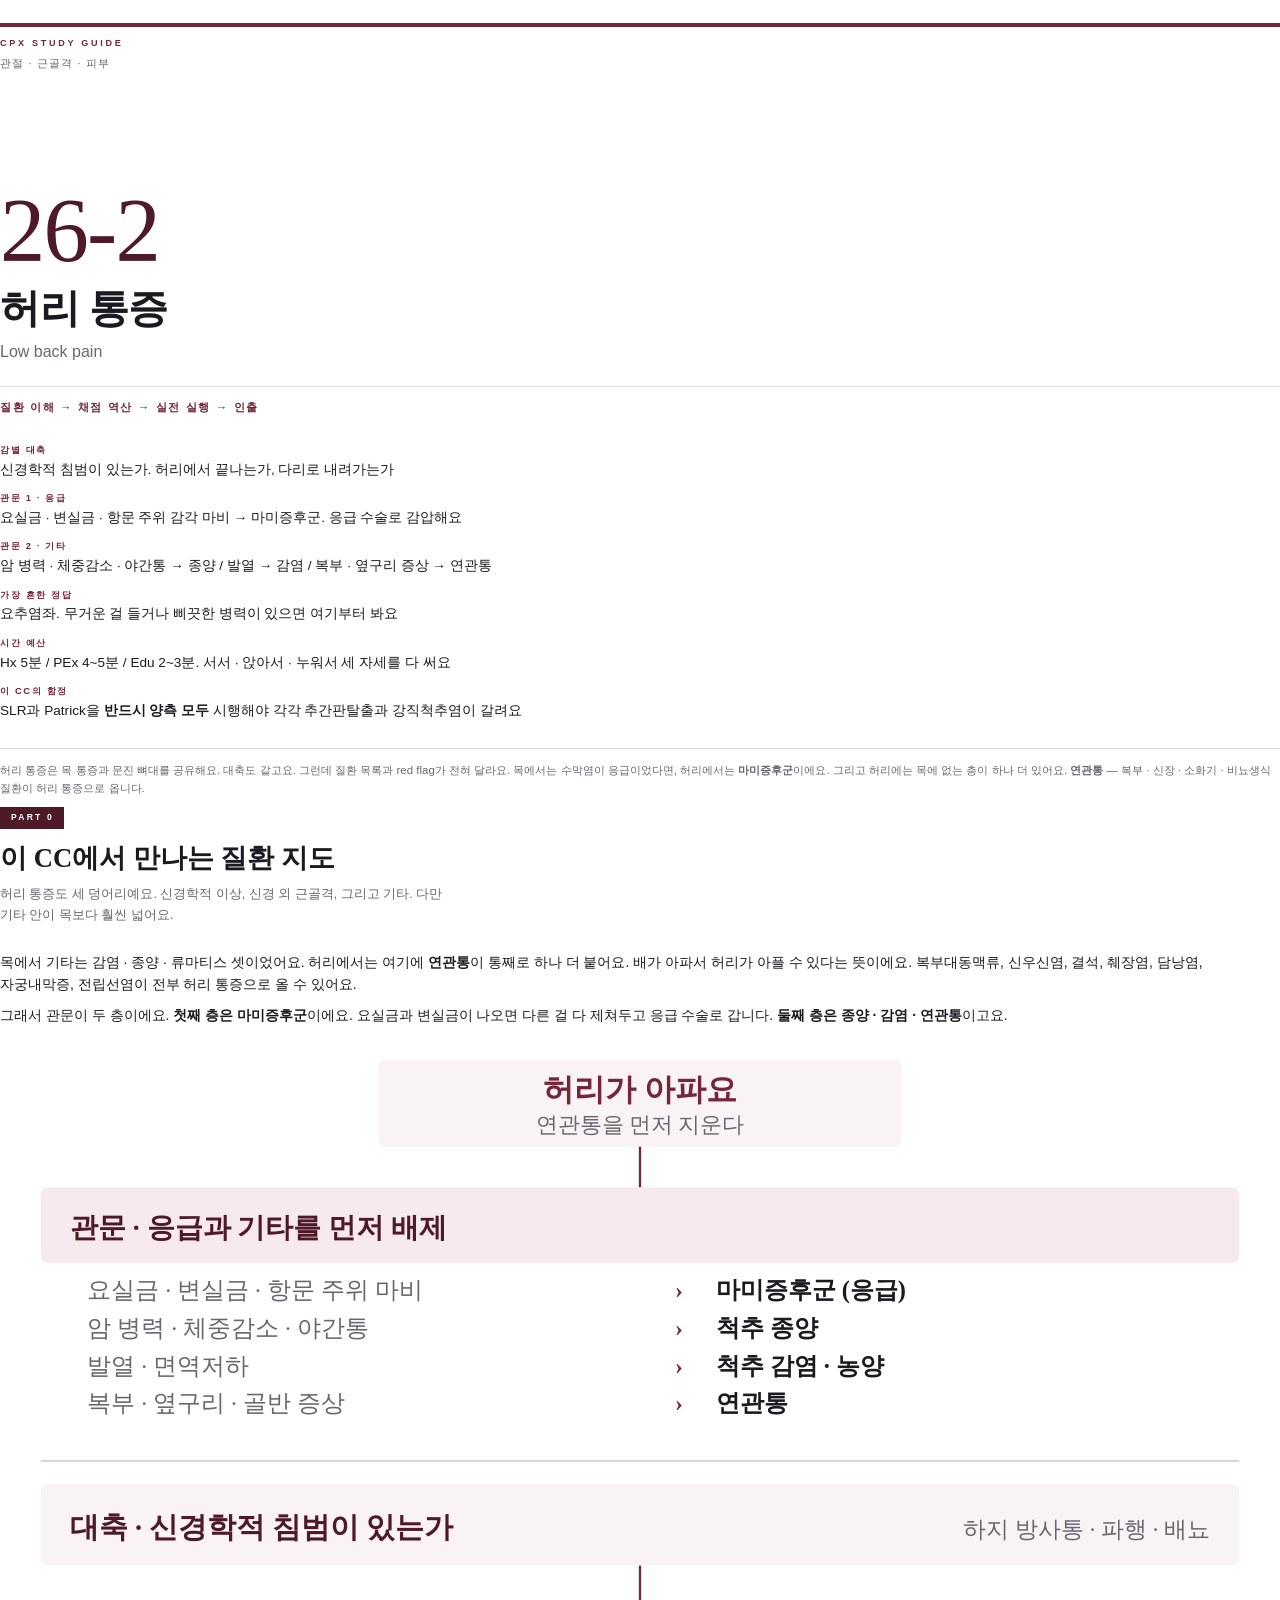
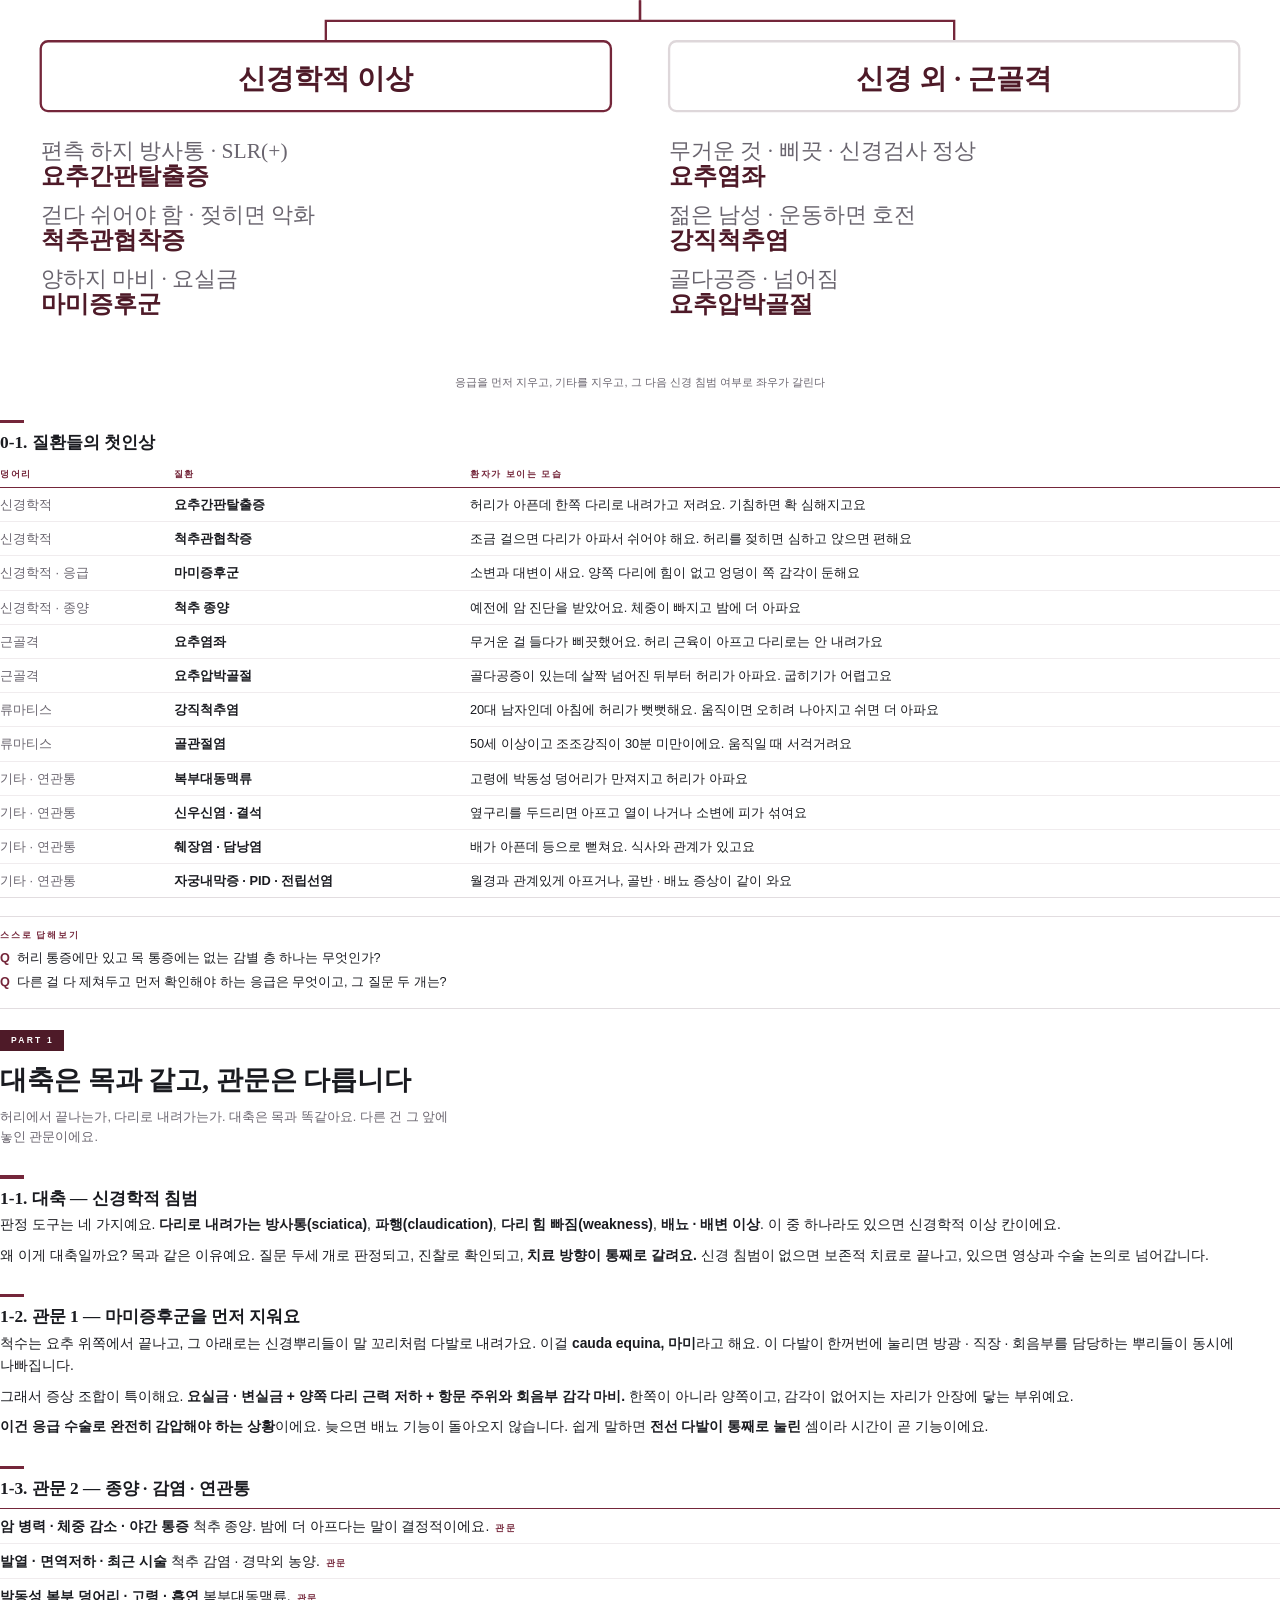
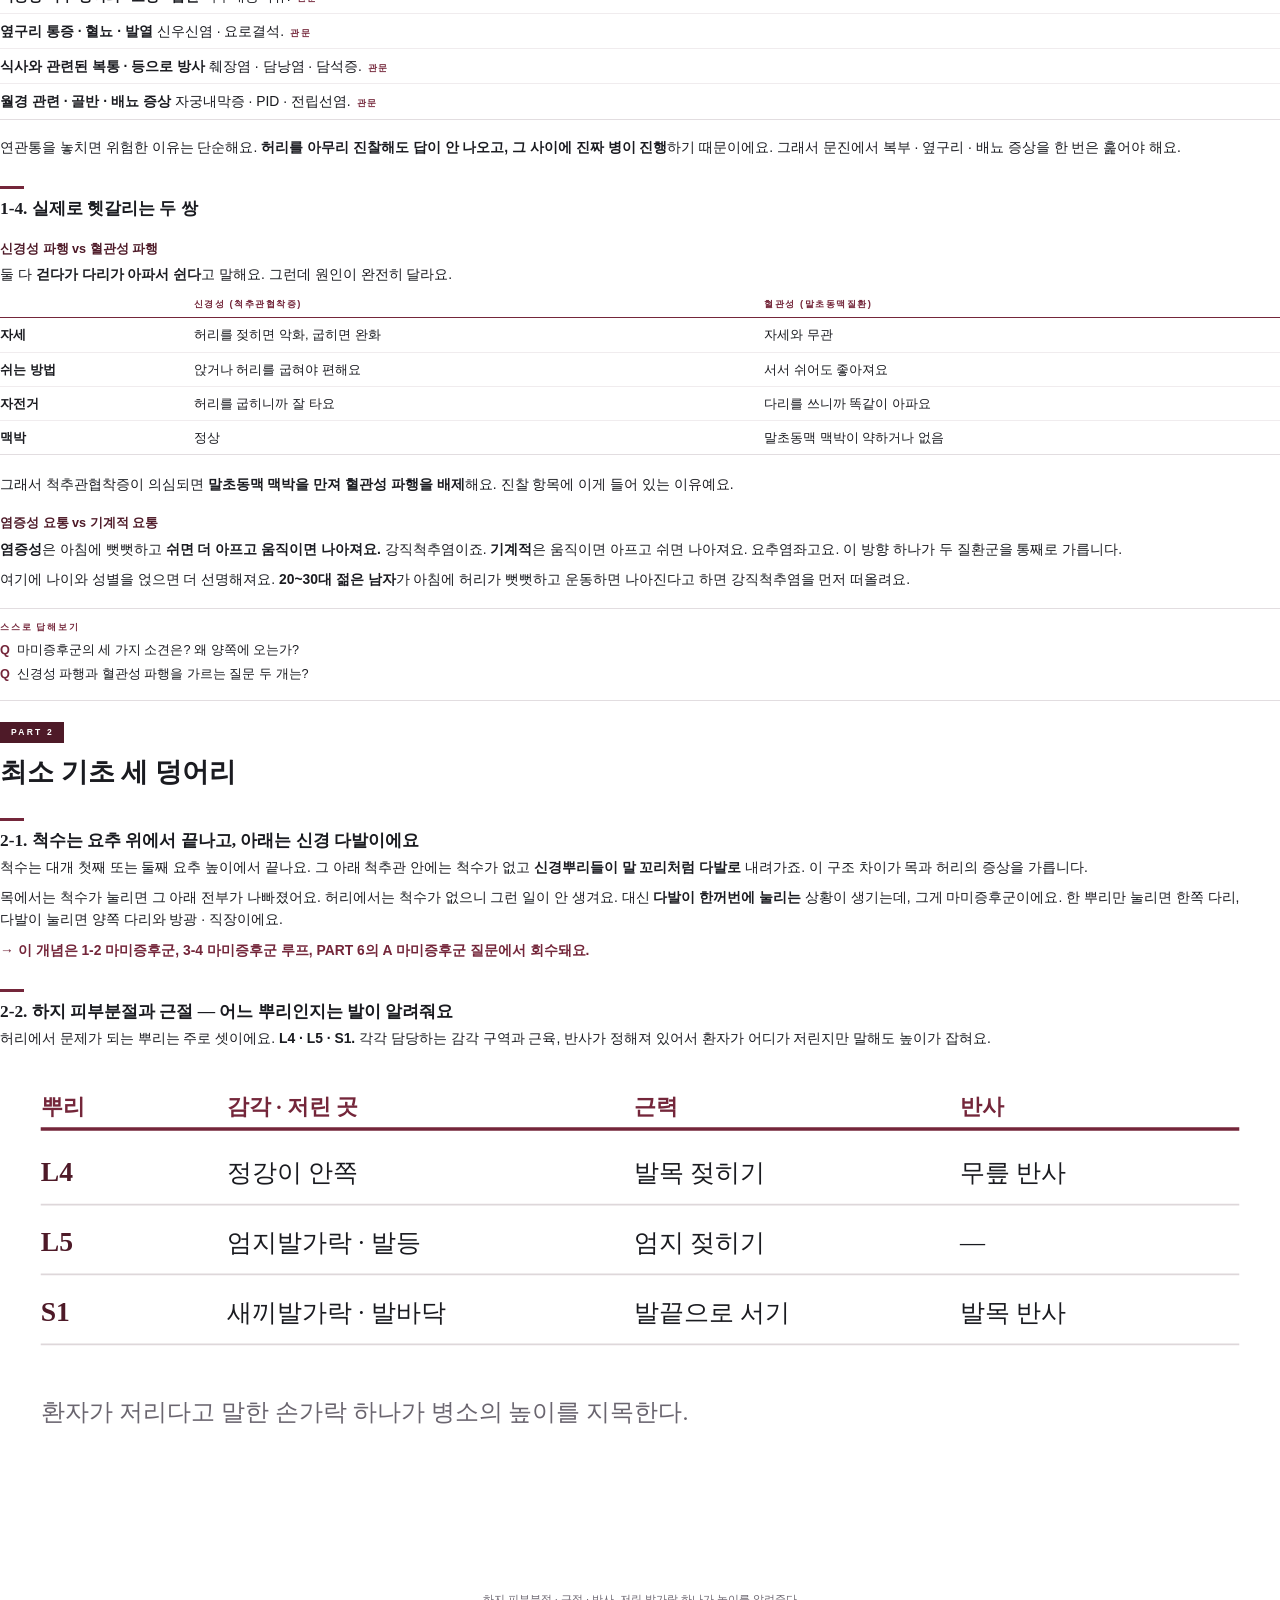
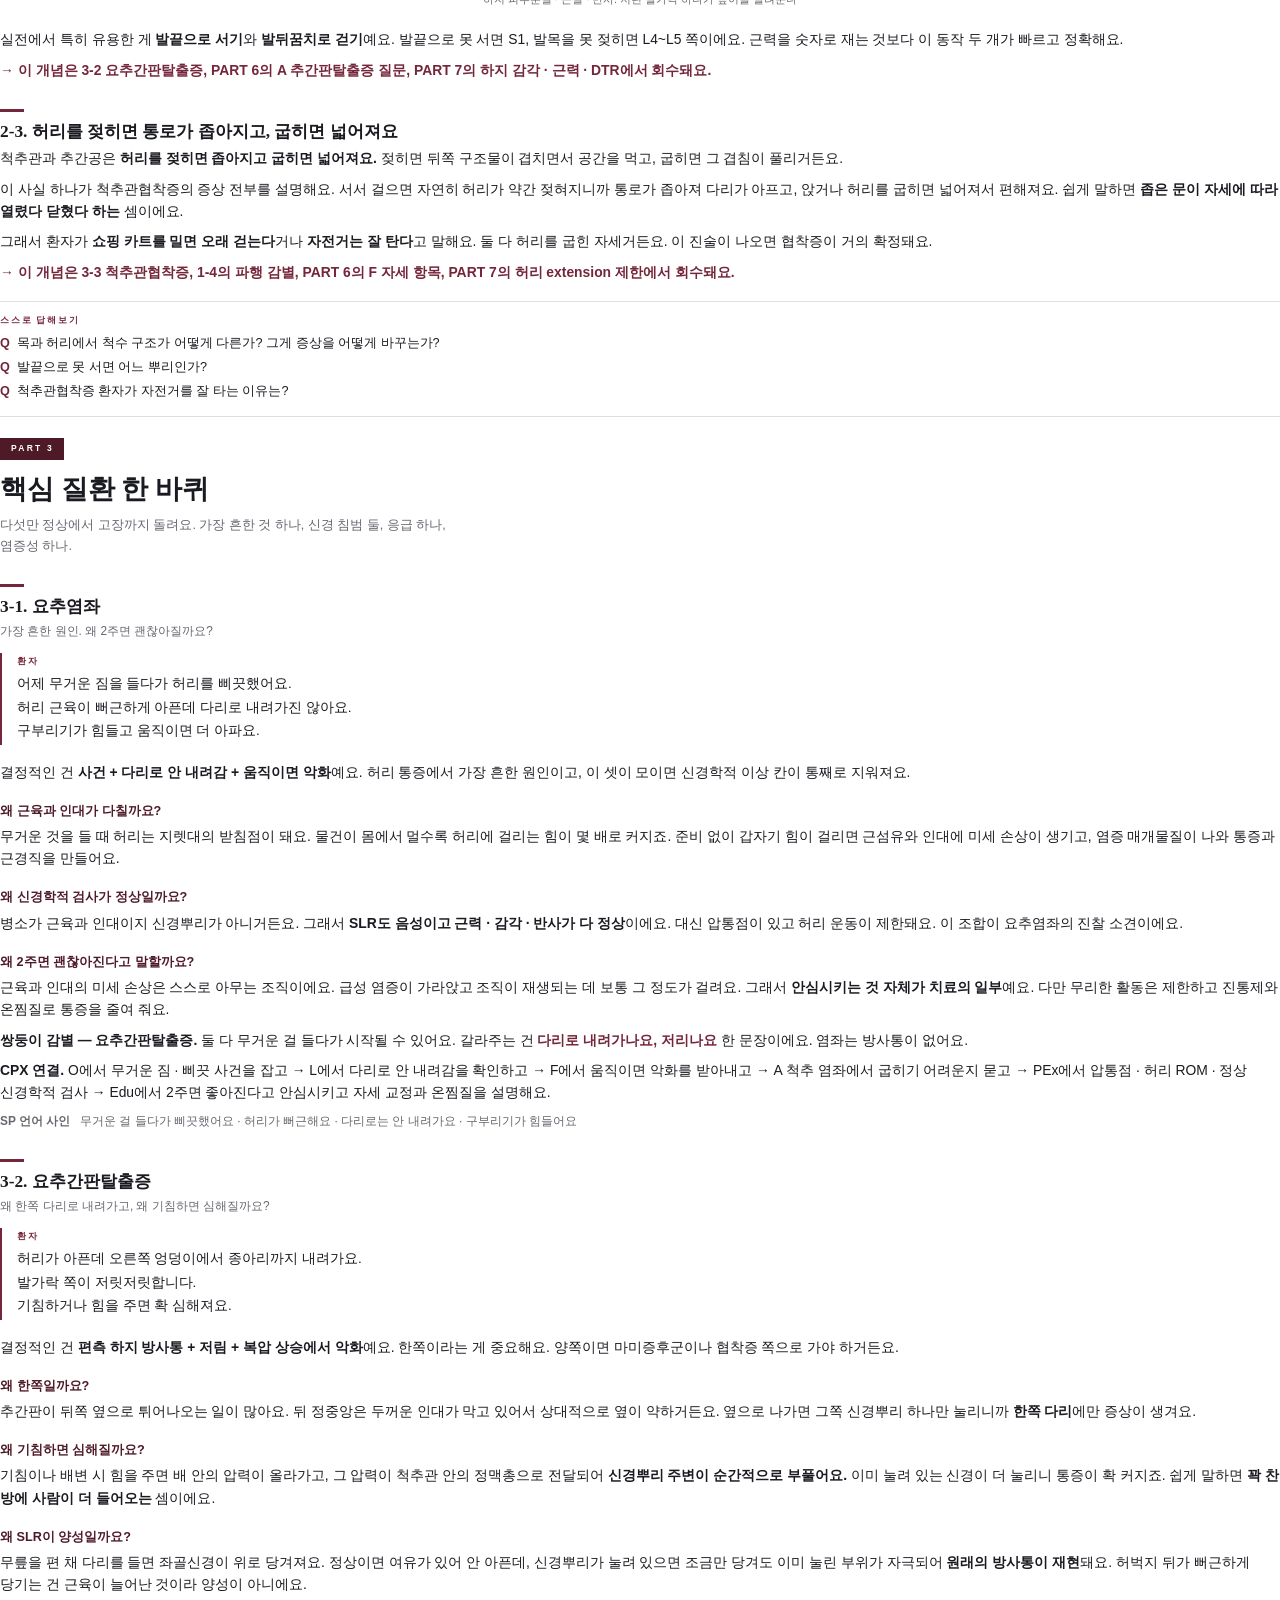
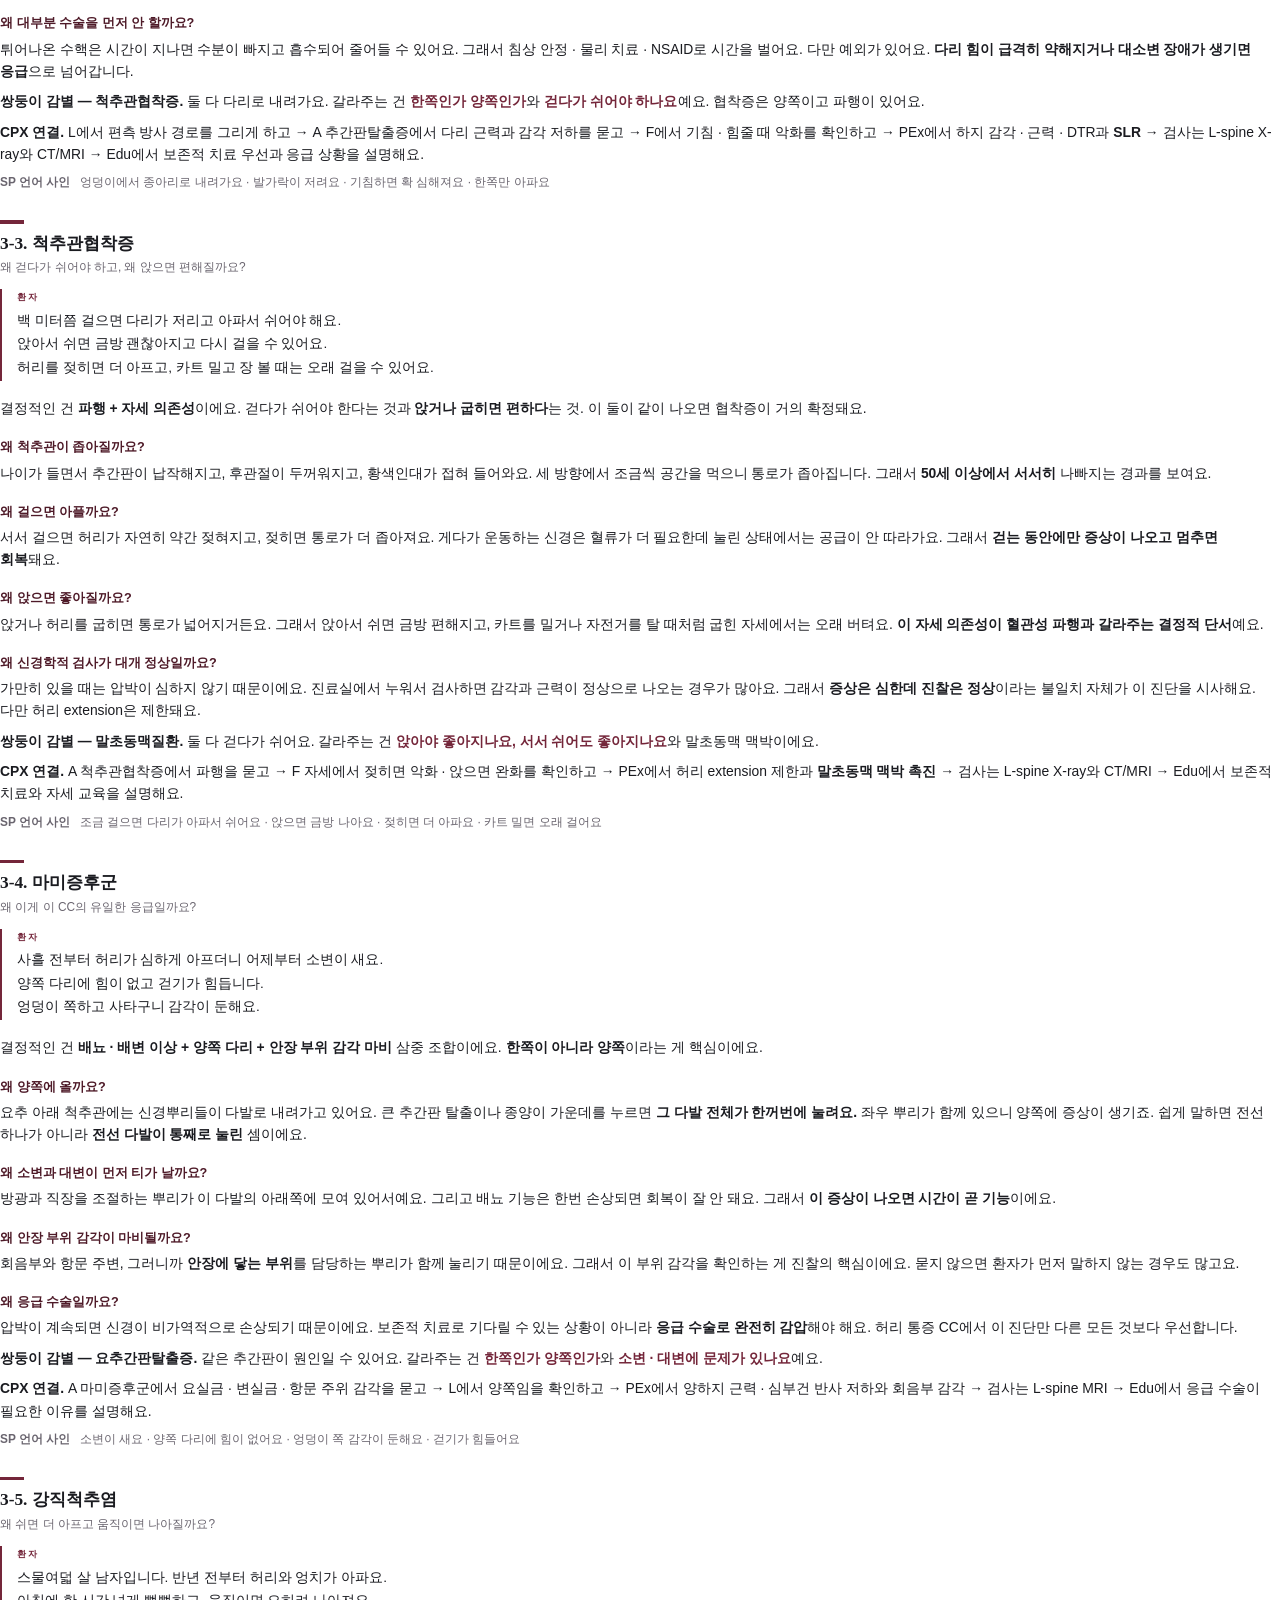
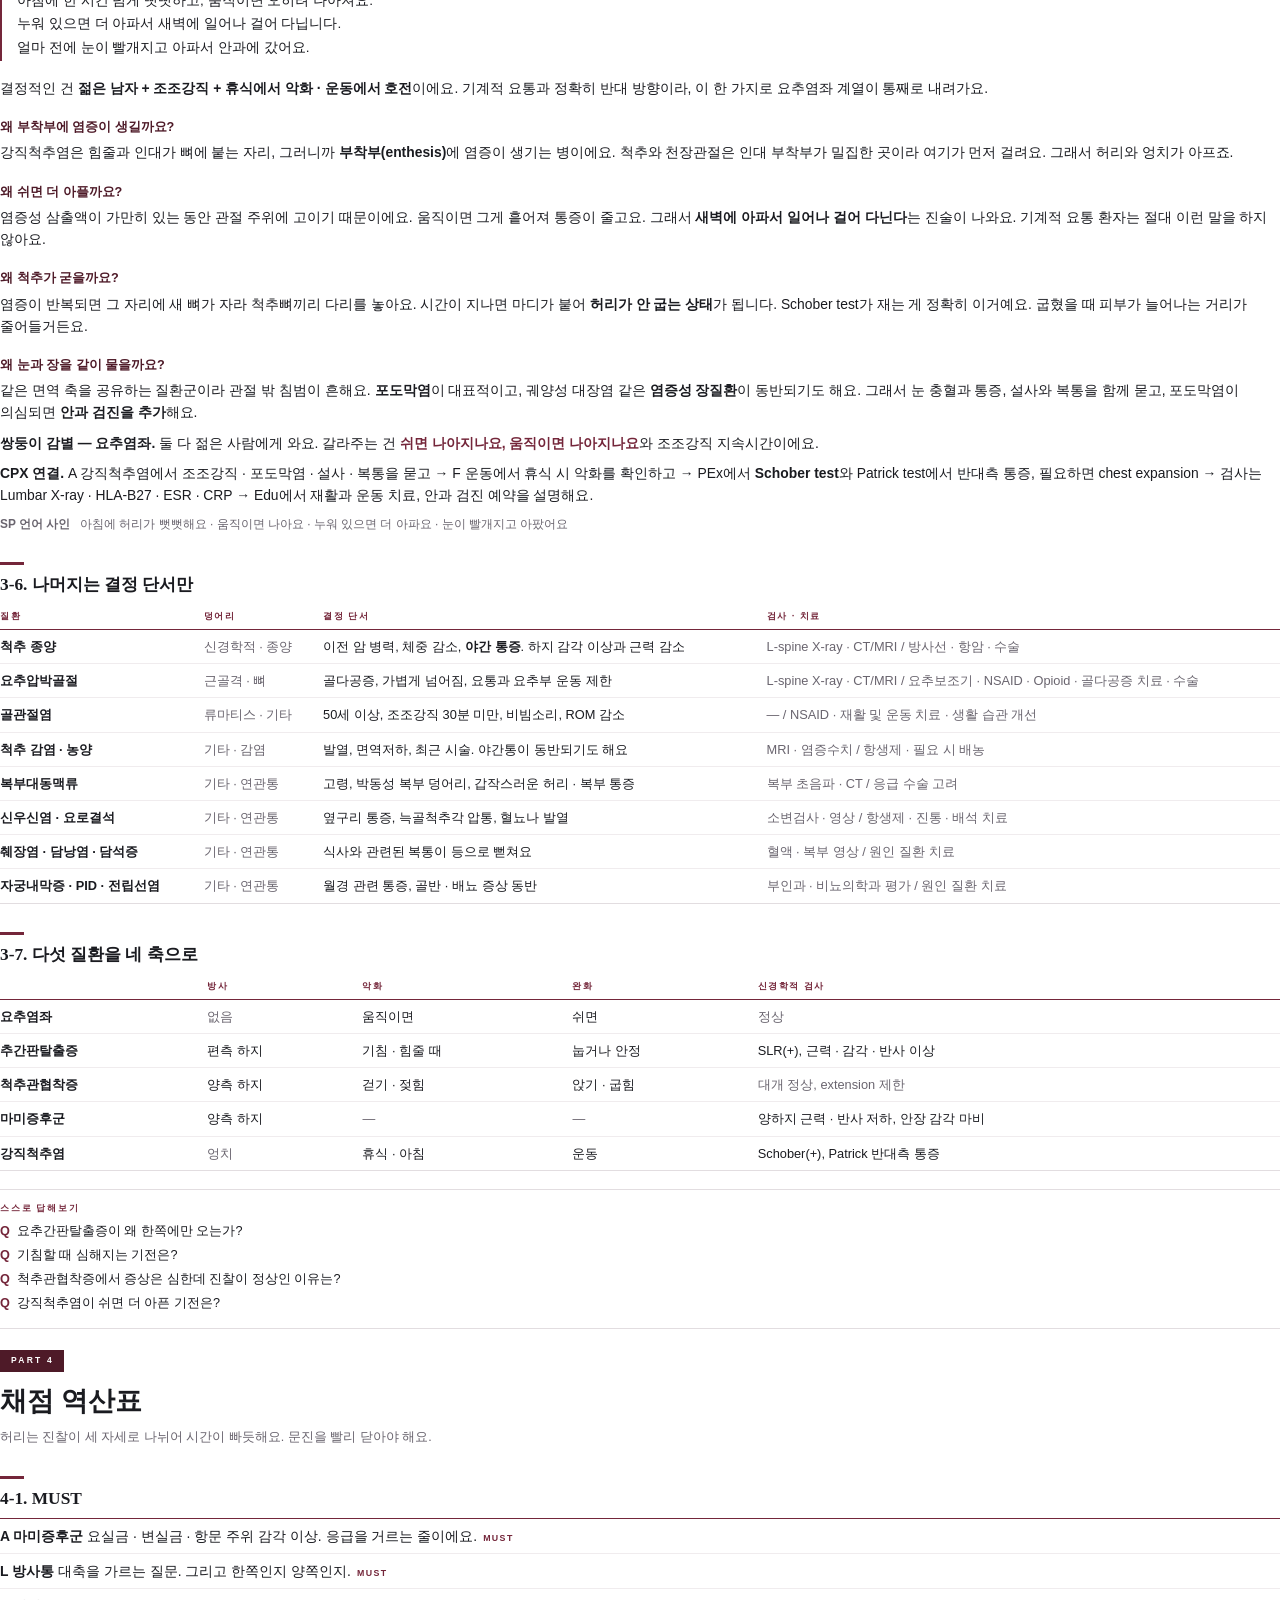
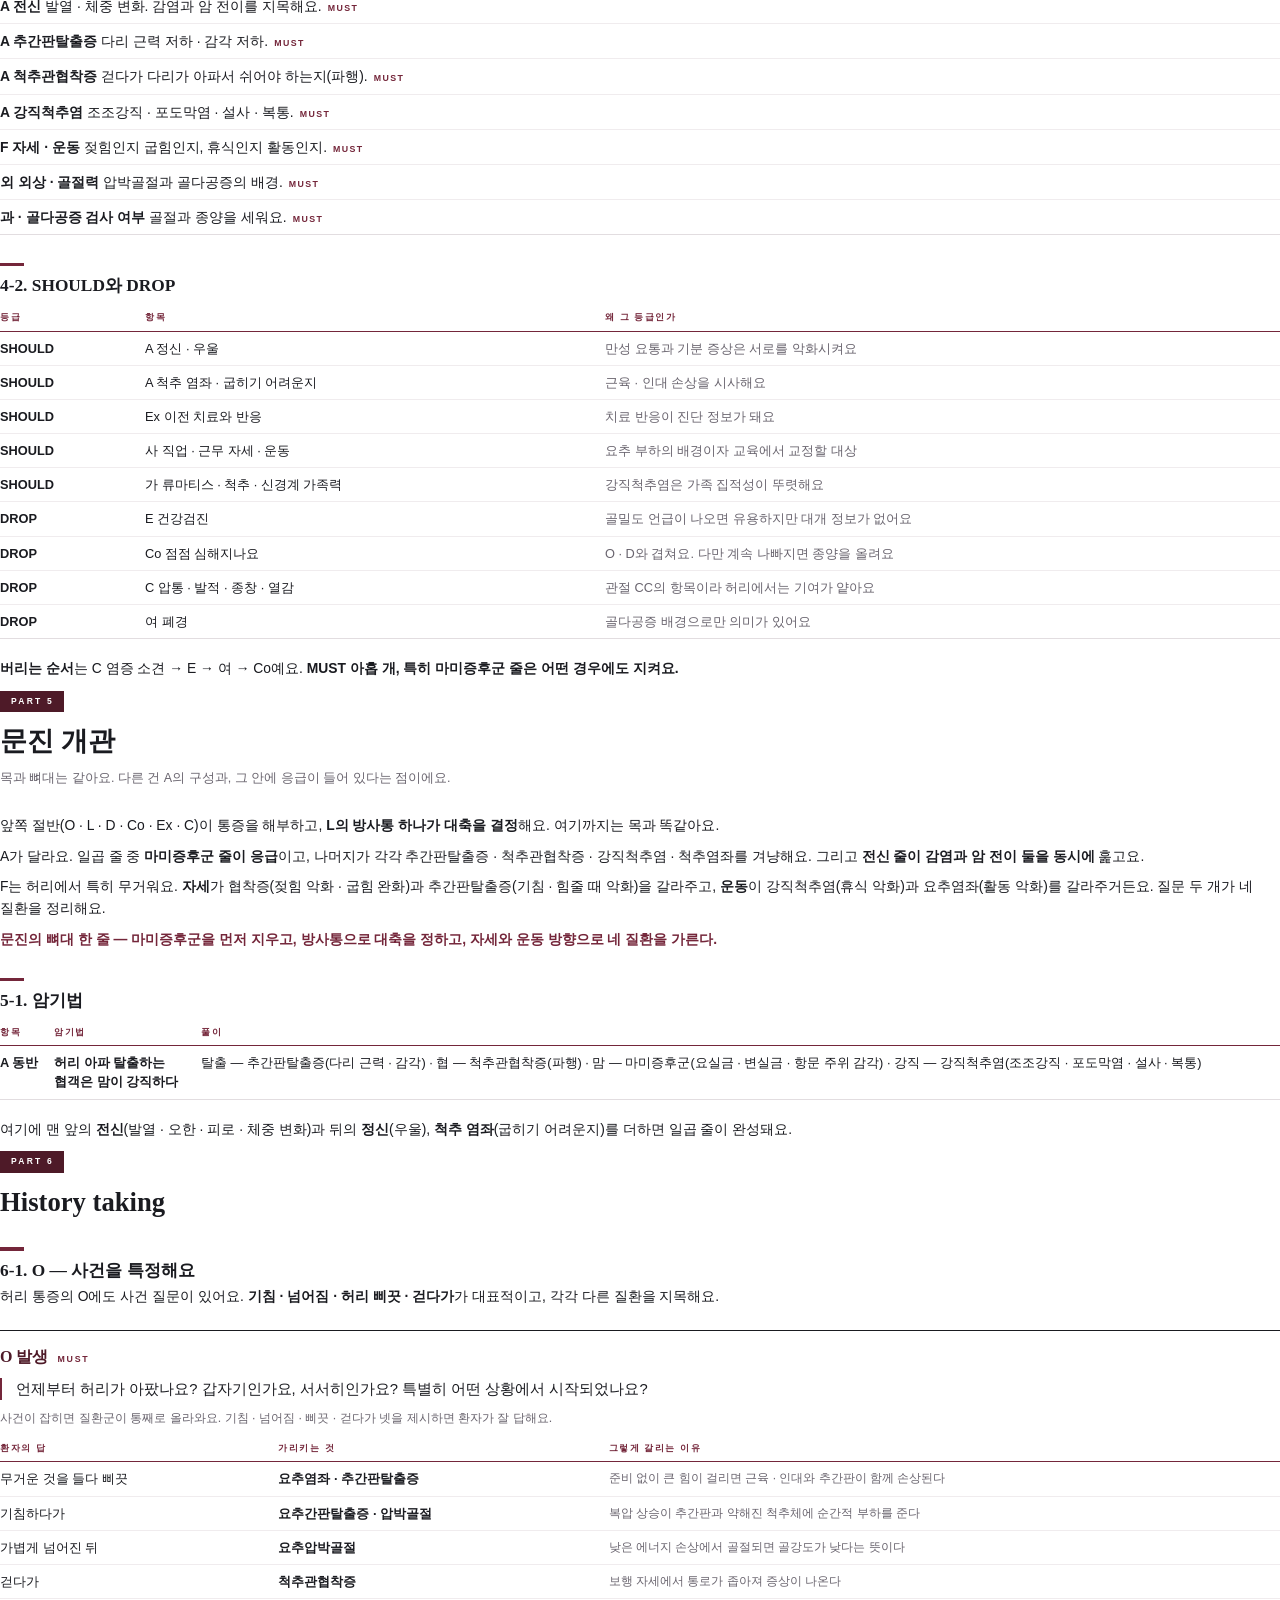
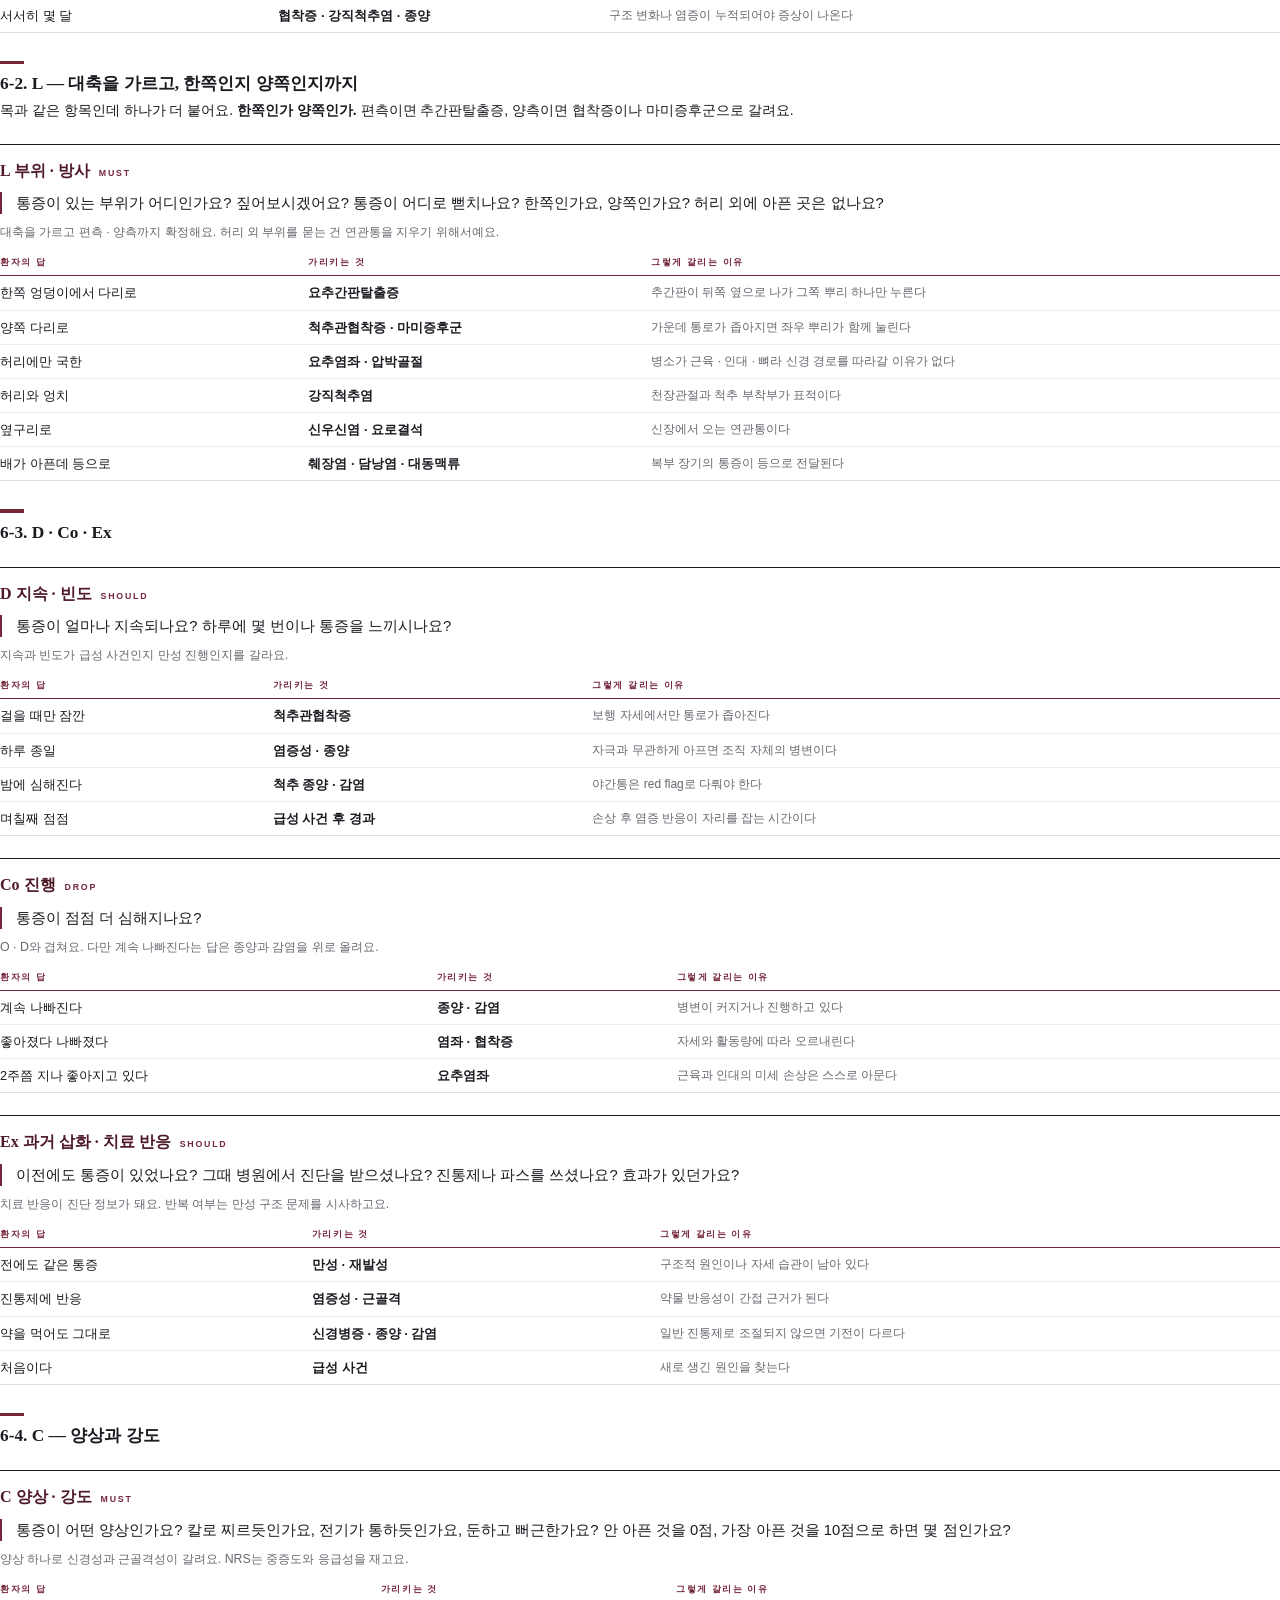
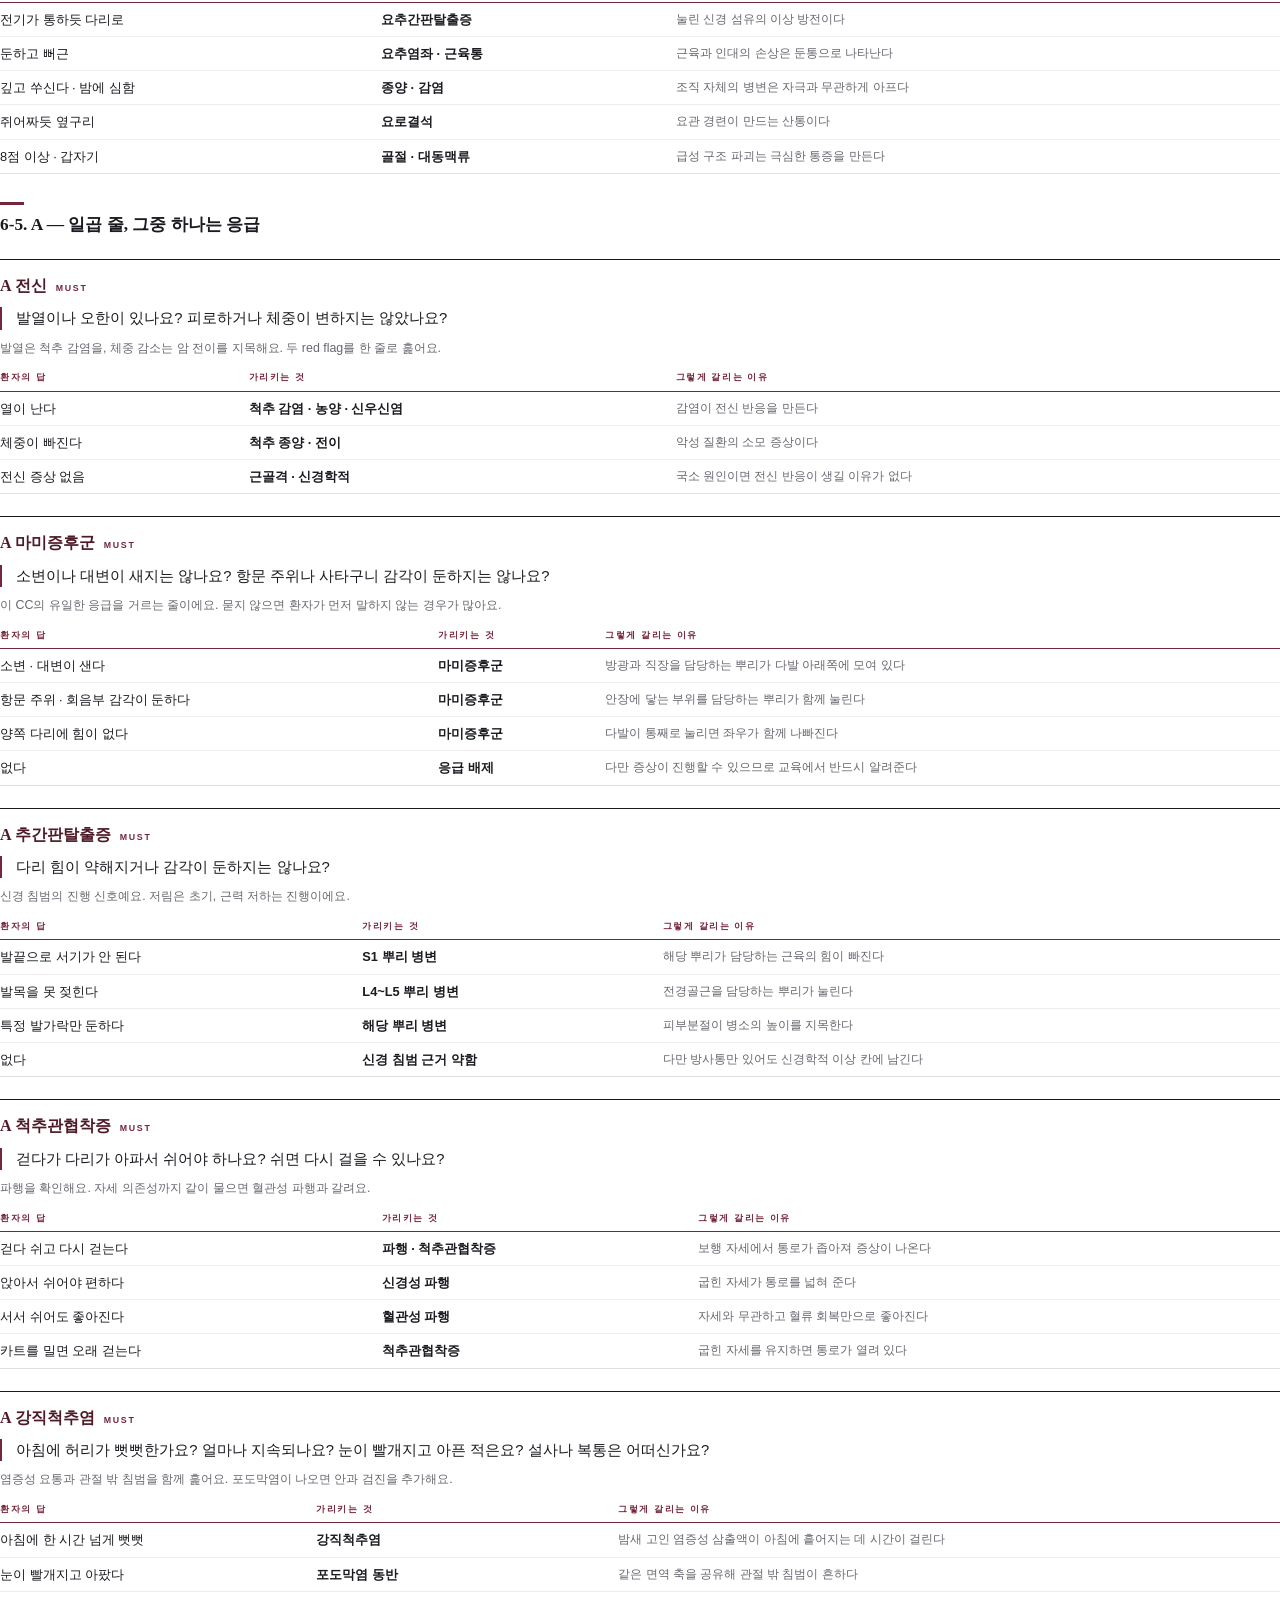
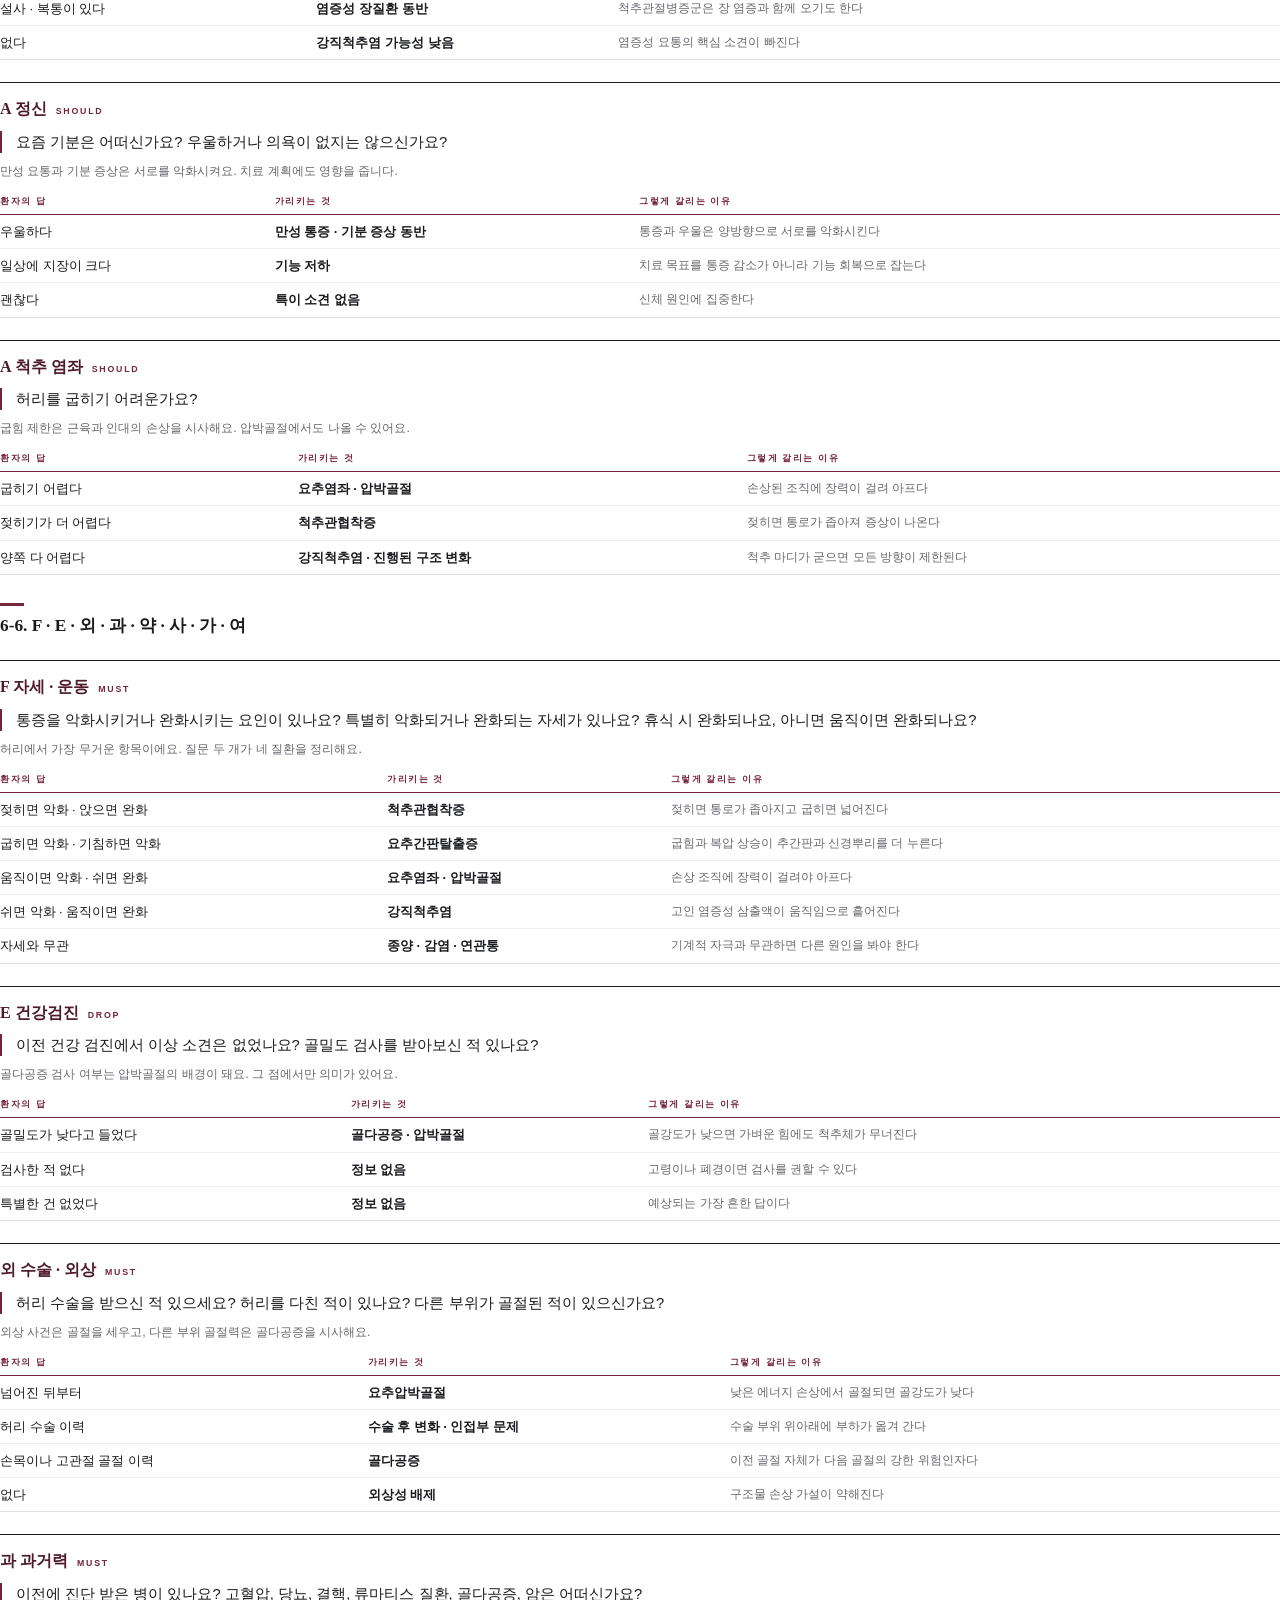
<file: guides/CPX26-2_LowBackPain_Guide.html>
<!doctype html><html lang='ko'><meta charset='utf-8'><title>CPX 26-2 허리 통증</title><style>
@page {
  size: A4; margin: 23mm 22mm 17mm 22mm;
  @top-left  { content: "CPX 26-2"; font-family: Pretendard; font-size: 6.6pt;
    font-weight: 700; letter-spacing: .26em; color: #74263A; }
  @top-right { content: "허리 통증"; font-family: Pretendard; font-size: 6.6pt;
    color: #9C96A0; letter-spacing: .14em; }
  @bottom-right { content: counter(page); font-family: "Noto Serif CJK KR";
    font-size: 9pt; color: #6A656F; }
}
@page :first { @top-left { content: "" } @top-right { content: "" }
  @bottom-right { content: "" } }

* { box-sizing: border-box; }
body { font-family: Pretendard, sans-serif; font-size: 10.4pt; line-height: 1.6;
  color: #1A1B20; margin: 0; word-break: keep-all; }
p { margin: 0 0 .6em; }
b { font-weight: 700; }
em { font-style: normal; color: #74263A; font-weight: 600; }
code { font-family: Pretendard; font-size: .95em; font-weight: 700; color: #74263A; }
section { page-break-before: always; }
section.cover, section.first { page-break-before: auto; }

/* == 표지 == */
.cover { padding-top: 6mm; }
.cover .top { border-top: 3pt solid #74263A; padding-top: 9px; }
.cover .kicker { font-size: 6.8pt; font-weight: 700; letter-spacing: .3em; color: #74263A; }
.cover .cat { font-size: 8.4pt; color: #6A656F; letter-spacing: .1em; margin-top: 5px; }
.cover .num { font-family: "Noto Serif CJK KR", serif; font-size: 68pt;
  color: #4E1A28; line-height: 1; margin: 30mm 0 2mm; letter-spacing: -.02em; }
.cover h1 { font-family: "Noto Serif CJK KR", serif; font-size: 30pt;
  margin: 0 0 6px; line-height: 1.2; letter-spacing: -.01em; }
.cover .en { font-size: 12pt; color: #6A656F; margin: 0 0 22px; }
.cover .arc { font-size: 8.6pt; color: #74263A; font-weight: 700; letter-spacing: .14em;
  padding-top: 11px; border-top: .5pt solid #E2DDE0; margin-bottom: 26px; }
.cover dl { margin: 0 0 26px; }
.cover dt { font-size: 7pt; font-weight: 700; letter-spacing: .18em;
  color: #74263A; margin-top: 11px; }
.cover dd { margin: 2px 0 0; font-size: 10.2pt; line-height: 1.5; }
.cover .note { font-size: 8.6pt; color: #6A656F; line-height: 1.6;
  padding-top: 12px; border-top: .5pt solid #E2DDE0; }

/* == 파트 오프너 == */
.opener { margin: 0 0 26px; }
.opener .tag { display: inline-block; background: #4E1A28; color: #fff;
  font-size: 6.4pt; font-weight: 700; letter-spacing: .26em;
  padding: 4px 10px 4px 11px; margin: 0 0 13px; }
.opener h1 { font-family: "Noto Serif CJK KR", serif; font-size: 20pt;
  margin: 0 0 9px; line-height: 1.26; }
.opener .dek { font-size: 9.4pt; color: #6A656F; line-height: 1.62; margin: 0; max-width: 124mm; }

h2 { font-family: "Noto Serif CJK KR", serif; font-size: 13pt;
  margin: 28px 0 3px; line-height: 1.38; page-break-after: avoid; }
h2::before { content: ""; display: block; width: 24px; height: 2.4pt;
  background: #74263A; margin-bottom: 8px; }
h2.plain::before { display: none; }
.sub { font-size: 8.9pt; color: #6A656F; margin: 0 0 12px; }
h3 { font-size: 9.5pt; font-weight: 700; color: #4E1A28; margin: 18px 0 4px;
  page-break-after: avoid; }

/* == 인용 == */
blockquote { margin: 12px 0 16px; padding: 1px 0 1px 15px; border-left: 2pt solid #74263A; }
blockquote p { margin: 0 0 .16em; font-size: 10.2pt; line-height: 1.56; }
blockquote .who { font-size: 6.8pt; font-weight: 700; letter-spacing: .2em;
  color: #74263A; margin-bottom: 5px; }

/* == 괘선 목록 == */
ul.plain { list-style: none; margin: 7px 0 16px; padding: 0; }
ul.plain li { padding: 6px 0; border-bottom: .5pt solid #F0ECEE; }
ul.plain li:first-child { border-top: 1.4pt solid #74263A; }
ul.plain li:last-child { border-bottom: 1pt solid #E2DDE0; }
ul.plain .g { font-size: 6.6pt; font-weight: 700; letter-spacing: .16em;
  color: #74263A; margin-left: 6px; }

/* == 표 == */
table { border-collapse: collapse; width: 100%; margin: 11px 0 18px; }
thead th { font-size: 7.1pt; font-weight: 700; letter-spacing: .16em;
  color: #74263A; text-align: left; padding: 0 12px 6px 0;
  border-bottom: 1.4pt solid #74263A; }
thead th:last-child { padding-right: 0; }
tbody td { font-size: 9.6pt; padding: 7px 12px 7px 0; vertical-align: top;
  border-bottom: .5pt solid #F0ECEE; line-height: 1.5; }
tbody td:last-child { padding-right: 0; }
tbody tr:last-child td { border-bottom: 1pt solid #E2DDE0; }
td.k { font-weight: 700; white-space: nowrap; }
td.s { color: #6A656F; }

/* == 대본 항목 == */
.si { margin: 22px 0; padding-top: 13px; border-top: 1.4pt solid #1A1B20;
  page-break-inside: avoid; }
.si .code { font-family: "Noto Serif CJK KR", serif; font-size: 12pt;
  font-weight: 700; color: #4E1A28; }
.si .g { font-size: 6.6pt; font-weight: 700; letter-spacing: .2em;
  color: #74263A; margin-left: 9px; }
.si .say { font-size: 11.1pt; line-height: 1.5; margin: 9px 0;
  padding-left: 14px; border-left: 2pt solid #74263A; font-weight: 500; }
.si .why { font-size: 9.3pt; color: #6A656F; margin: 0 0 2px; }
.si td.dx { font-weight: 700; }
.si td.rz { color: #6A656F; font-size: 9pt; }

/* == 신체진찰 : 동선 == */
ol.flow { list-style: none; counter-reset: fl; margin: 12px 0 18px; padding: 0; }
ol.flow li { counter-increment: fl; position: relative; padding: 7px 0 7px 30px;
  border-bottom: .5pt solid #F0ECEE; font-size: 9.9pt; line-height: 1.5; }
ol.flow li:first-child { border-top: 1.4pt solid #74263A; }
ol.flow li::before { content: counter(fl); position: absolute; left: 0; top: 7px;
  font-family: "Noto Serif CJK KR", serif; font-size: 9.5pt; font-weight: 700;
  color: #74263A; }
ol.flow .pos { font-size: 6.6pt; font-weight: 700; letter-spacing: .16em;
  color: #74263A; display: block; margin-bottom: 2px; }

/* == 신체진찰 : 특이검사 카드 == */
.card { margin: 18px 0; padding-top: 11px; border-top: 1.4pt solid #74263A;
  page-break-inside: avoid; }
.card .nm { font-family: "Noto Serif CJK KR", serif; font-size: 11.5pt;
  font-weight: 700; color: #4E1A28; }
.card .nm .en { font-family: Pretendard; font-size: 8.6pt; font-weight: 400;
  color: #6A656F; margin-left: 7px; }
.card figure { margin: 9px 0 4px; }
.card figure svg { width: 100%; height: auto; }
.card dl { margin: 8px 0 0; }
.card dt { font-size: 6.6pt; font-weight: 700; letter-spacing: .16em;
  color: #74263A; margin-top: 8px; }
.card dd { margin: 2px 0 0; font-size: 9.6pt; line-height: 1.55; }
.card dd.hit { font-weight: 600; }
.card ol { margin: 2px 0 0; padding-left: 1.15em; }
.card ol li { font-size: 9.6pt; line-height: 1.55; margin-bottom: 1px; }

/* == 감점 포인트 == */
ul.deduct { list-style: none; margin: 12px 0 16px; padding: 8px 0;
  border-top: 1.4pt solid #74263A; border-bottom: 1pt solid #E2DDE0; }
ul.deduct li { padding: 5px 0 5px 16px; text-indent: -16px;
  font-size: 9.7pt; line-height: 1.5; }
ul.deduct li::before { content: "\2013\00a0\00a0"; color: #74263A; font-weight: 700; }

/* == 다이어그램 == */
figure { margin: 16px 0 20px; text-align: center; page-break-inside: avoid; }
figure svg { width: 100%; height: auto; }
figcaption { font-size: 8.3pt; color: #6A656F; margin-top: 7px; }

/* == 인출 질문 == */
.recall { margin: 18px 0; padding: 11px 0; border-top: .5pt solid #E2DDE0;
  border-bottom: .5pt solid #E2DDE0; page-break-inside: avoid; }
.recall .lb { font-size: 6.6pt; font-weight: 700; letter-spacing: .2em;
  color: #74263A; margin-bottom: 6px; }
.recall p { font-size: 9.5pt; margin: 0 0 .3em; padding-left: 15px; text-indent: -15px; }
.recall p::before { content: "Q\00a0\00a0"; font-weight: 700; color: #74263A; }
</style>
<section class="cover">
  <div class="top"><div class="kicker">CPX STUDY GUIDE</div>
    <div class="cat">관절 · 근골격 · 피부</div></div>
  <div class="num">26-2</div>
  <h1>허리 통증</h1>
  <p class="en">Low back pain</p>
  <div class="arc">질환 이해 &rarr; 채점 역산 &rarr; 실전 실행 &rarr; 인출</div>
  <dl>
    <dt>감별 대축</dt><dd>신경학적 침범이 있는가. 허리에서 끝나는가, 다리로 내려가는가</dd>
    <dt>관문 1 · 응급</dt><dd>요실금 · 변실금 · 항문 주위 감각 마비 &rarr; 마미증후군. 응급 수술로 감압해요</dd>
    <dt>관문 2 · 기타</dt><dd>암 병력 · 체중감소 · 야간통 &rarr; 종양 / 발열 &rarr; 감염 / 복부 · 옆구리 증상 &rarr; 연관통</dd>
    <dt>가장 흔한 정답</dt><dd>요추염좌. 무거운 걸 들거나 삐끗한 병력이 있으면 여기부터 봐요</dd>
    <dt>시간 예산</dt><dd>Hx 5분 / PEx 4~5분 / Edu 2~3분. 서서 · 앉아서 · 누워서 세 자세를 다 써요</dd>
    <dt>이 CC의 함정</dt><dd>SLR과 Patrick을 <b>반드시 양측 모두</b> 시행해야 각각 추간판탈출과 강직척추염이 갈려요</dd>
  </dl>
  <p class="note">허리 통증은 목 통증과 문진 뼈대를 공유해요. 대축도 같고요. 그런데
  질환 목록과 red flag가 전혀 달라요. 목에서는 수막염이 응급이었다면, 허리에서는
  <b>마미증후군</b>이에요. 그리고 허리에는 목에 없는 층이 하나 더 있어요.
  <b>연관통</b> &mdash; 복부 · 신장 · 소화기 · 비뇨생식 질환이 허리 통증으로 옵니다.</p>
</section>

<section>
  <div class="opener"><div class="tag">PART 0</div>
    <h1>이 CC에서 만나는 질환 지도</h1>
    <p class="dek">허리 통증도 세 덩어리예요. 신경학적 이상, 신경 외 근골격,
    그리고 기타. 다만 기타 안이 목보다 훨씬 넓어요.</p></div>

  <p>목에서 기타는 감염 &middot; 종양 &middot; 류마티스 셋이었어요. 허리에서는 여기에
  <b>연관통</b>이 통째로 하나 더 붙어요. 배가 아파서 허리가 아플 수 있다는 뜻이에요.
  복부대동맥류, 신우신염, 결석, 췌장염, 담낭염, 자궁내막증, 전립선염이 전부 허리 통증으로
  올 수 있어요.</p>

  <p>그래서 관문이 두 층이에요. <b>첫째 층은 마미증후군</b>이에요. 요실금과 변실금이 나오면
  다른 걸 다 제쳐두고 응급 수술로 갑니다. <b>둘째 층은 종양 &middot; 감염 &middot; 연관통</b>이고요.</p>

  <figure><svg xmlns="http://www.w3.org/2000/svg" viewBox="0 0 440 316"><rect width="440" height="316" fill="#FFFFFF"/><rect x="130" y="6" width="180" height="30" rx="2.5" fill="#FAF3F5"/><text x="220" y="20" font-family="Pretendard" font-size="10.5" fill="#74263A" font-weight="700" text-anchor="middle">허리가 아파요</text><text x="220" y="31" font-family="Pretendard" font-size="7.5" fill="#6A656F" font-weight="400" text-anchor="middle">연관통을 먼저 지운다</text><path d="M220 36 V50" stroke="#74263A" stroke-width="0.8" fill="none"/><rect x="14" y="50" width="412" height="26" rx="2.5" fill="#F7EAEE"/><text x="24" y="67" font-family="Pretendard" font-size="9.5" fill="#4E1A28" font-weight="700" text-anchor="start">관문 · 응급과 기타를 먼저 배제</text><text x="30" y="88" font-family="Pretendard" font-size="8.2" fill="#6A656F" font-weight="400" text-anchor="start">요실금 · 변실금 · 항문 주위 마비</text><text x="232" y="88" font-family="Pretendard" font-size="8.2" fill="#74263A" font-weight="700" text-anchor="start">›</text><text x="246" y="88" font-family="Pretendard" font-size="8.4" fill="#1A1B20" font-weight="700" text-anchor="start">마미증후군 (응급)</text><text x="30" y="101" font-family="Pretendard" font-size="8.2" fill="#6A656F" font-weight="400" text-anchor="start">암 병력 · 체중감소 · 야간통</text><text x="232" y="101" font-family="Pretendard" font-size="8.2" fill="#74263A" font-weight="700" text-anchor="start">›</text><text x="246" y="101" font-family="Pretendard" font-size="8.4" fill="#1A1B20" font-weight="700" text-anchor="start">척추 종양</text><text x="30" y="114" font-family="Pretendard" font-size="8.2" fill="#6A656F" font-weight="400" text-anchor="start">발열 · 면역저하</text><text x="232" y="114" font-family="Pretendard" font-size="8.2" fill="#74263A" font-weight="700" text-anchor="start">›</text><text x="246" y="114" font-family="Pretendard" font-size="8.4" fill="#1A1B20" font-weight="700" text-anchor="start">척추 감염 · 농양</text><text x="30" y="127" font-family="Pretendard" font-size="8.2" fill="#6A656F" font-weight="400" text-anchor="start">복부 · 옆구리 · 골반 증상</text><text x="232" y="127" font-family="Pretendard" font-size="8.2" fill="#74263A" font-weight="700" text-anchor="start">›</text><text x="246" y="127" font-family="Pretendard" font-size="8.4" fill="#1A1B20" font-weight="700" text-anchor="start">연관통</text><path d="M14 144 H426" stroke="#DED7DA" stroke-width="0.8" fill="none"/><rect x="14" y="152" width="412" height="28" rx="2.5" fill="#FAF3F5"/><text x="24" y="170" font-family="Pretendard" font-size="9.8" fill="#4E1A28" font-weight="700" text-anchor="start">대축 · 신경학적 침범이 있는가</text><text x="416" y="170" font-family="Pretendard" font-size="7.8" fill="#6A656F" font-weight="400" text-anchor="end">하지 방사통 · 파행 · 배뇨</text><path d="M220 180 V192" stroke="#74263A" stroke-width="0.8" fill="none"/><path d="M220 192 V199.0 H112 V206" stroke="#74263A" stroke-width="0.8" fill="none"/><path d="M220 192 V199.0 H328 V206" stroke="#74263A" stroke-width="0.8" fill="none"/><rect x="14" y="206" width="196" height="24" rx="2.5" fill="#FFFFFF" stroke="#74263A" stroke-width="0.8"/><text x="112" y="222" font-family="Pretendard" font-size="9.5" fill="#4E1A28" font-weight="700" text-anchor="middle">신경학적 이상</text><rect x="230" y="206" width="196" height="24" rx="2.5" fill="#FFFFFF" stroke="#DED7DA" stroke-width="0.8"/><text x="328" y="222" font-family="Pretendard" font-size="9.5" fill="#4E1A28" font-weight="700" text-anchor="middle">신경 외 · 근골격</text><text x="14" y="246" font-family="Pretendard" font-size="7.4" fill="#6A656F" font-weight="400" text-anchor="start">편측 하지 방사통 · SLR(+)</text><text x="14" y="255" font-family="Pretendard" font-size="8.4" fill="#4E1A28" font-weight="700" text-anchor="start">요추간판탈출증</text><text x="230" y="246" font-family="Pretendard" font-size="7.4" fill="#6A656F" font-weight="400" text-anchor="start">무거운 것 · 삐끗 · 신경검사 정상</text><text x="230" y="255" font-family="Pretendard" font-size="8.4" fill="#4E1A28" font-weight="700" text-anchor="start">요추염좌</text><text x="14" y="268" font-family="Pretendard" font-size="7.4" fill="#6A656F" font-weight="400" text-anchor="start">걷다 쉬어야 함 · 젖히면 악화</text><text x="14" y="277" font-family="Pretendard" font-size="8.4" fill="#4E1A28" font-weight="700" text-anchor="start">척추관협착증</text><text x="230" y="268" font-family="Pretendard" font-size="7.4" fill="#6A656F" font-weight="400" text-anchor="start">젊은 남성 · 운동하면 호전</text><text x="230" y="277" font-family="Pretendard" font-size="8.4" fill="#4E1A28" font-weight="700" text-anchor="start">강직척추염</text><text x="14" y="290" font-family="Pretendard" font-size="7.4" fill="#6A656F" font-weight="400" text-anchor="start">양하지 마비 · 요실금</text><text x="14" y="299" font-family="Pretendard" font-size="8.4" fill="#4E1A28" font-weight="700" text-anchor="start">마미증후군</text><text x="230" y="290" font-family="Pretendard" font-size="7.4" fill="#6A656F" font-weight="400" text-anchor="start">골다공증 · 넘어짐</text><text x="230" y="299" font-family="Pretendard" font-size="8.4" fill="#4E1A28" font-weight="700" text-anchor="start">요추압박골절</text></svg>
    <figcaption>응급을 먼저 지우고, 기타를 지우고, 그 다음 신경 침범 여부로 좌우가 갈린다</figcaption>
  </figure>

  <h2>0-1. 질환들의 첫인상</h2>
  <table>
    <thead><tr><th>덩어리</th><th>질환</th><th>환자가 보이는 모습</th></tr></thead>
    <tbody>
      <tr><td class="s">신경학적</td><td class="k">요추간판탈출증</td>
          <td>허리가 아픈데 한쪽 다리로 내려가고 저려요. 기침하면 확 심해지고요</td></tr>
      <tr><td class="s">신경학적</td><td class="k">척추관협착증</td>
          <td>조금 걸으면 다리가 아파서 쉬어야 해요. 허리를 젖히면 심하고 앉으면 편해요</td></tr>
      <tr><td class="s">신경학적 · 응급</td><td class="k">마미증후군</td>
          <td>소변과 대변이 새요. 양쪽 다리에 힘이 없고 엉덩이 쪽 감각이 둔해요</td></tr>
      <tr><td class="s">신경학적 · 종양</td><td class="k">척추 종양</td>
          <td>예전에 암 진단을 받았어요. 체중이 빠지고 밤에 더 아파요</td></tr>
      <tr><td class="s">근골격</td><td class="k">요추염좌</td>
          <td>무거운 걸 들다가 삐끗했어요. 허리 근육이 아프고 다리로는 안 내려가요</td></tr>
      <tr><td class="s">근골격</td><td class="k">요추압박골절</td>
          <td>골다공증이 있는데 살짝 넘어진 뒤부터 허리가 아파요. 굽히기가 어렵고요</td></tr>
      <tr><td class="s">류마티스</td><td class="k">강직척추염</td>
          <td>20대 남자인데 아침에 허리가 뻣뻣해요. 움직이면 오히려 나아지고 쉬면 더 아파요</td></tr>
      <tr><td class="s">류마티스</td><td class="k">골관절염</td>
          <td>50세 이상이고 조조강직이 30분 미만이에요. 움직일 때 서걱거려요</td></tr>
      <tr><td class="s">기타 · 연관통</td><td class="k">복부대동맥류</td>
          <td>고령에 박동성 덩어리가 만져지고 허리가 아파요</td></tr>
      <tr><td class="s">기타 · 연관통</td><td class="k">신우신염 · 결석</td>
          <td>옆구리를 두드리면 아프고 열이 나거나 소변에 피가 섞여요</td></tr>
      <tr><td class="s">기타 · 연관통</td><td class="k">췌장염 · 담낭염</td>
          <td>배가 아픈데 등으로 뻗쳐요. 식사와 관계가 있고요</td></tr>
      <tr><td class="s">기타 · 연관통</td><td class="k">자궁내막증 · PID · 전립선염</td>
          <td>월경과 관계있게 아프거나, 골반 · 배뇨 증상이 같이 와요</td></tr>
    </tbody>
  </table>

  <div class="recall"><div class="lb">스스로 답해보기</div>
    <p>허리 통증에만 있고 목 통증에는 없는 감별 층 하나는 무엇인가?</p>
    <p>다른 걸 다 제쳐두고 먼저 확인해야 하는 응급은 무엇이고, 그 질문 두 개는?</p>
  </div>
</section>

<section>
  <div class="opener"><div class="tag">PART 1</div>
    <h1>대축은 목과 같고, 관문은 다릅니다</h1>
    <p class="dek">허리에서 끝나는가, 다리로 내려가는가. 대축은 목과 똑같아요.
    다른 건 그 앞에 놓인 관문이에요.</p></div>

  <h2>1-1. 대축 &mdash; 신경학적 침범</h2>
  <p>판정 도구는 네 가지예요. <b>다리로 내려가는 방사통(sciatica)</b>,
  <b>파행(claudication)</b>, <b>다리 힘 빠짐(weakness)</b>, <b>배뇨 · 배변 이상</b>.
  이 중 하나라도 있으면 신경학적 이상 칸이에요.</p>
  <p>왜 이게 대축일까요? 목과 같은 이유예요. 질문 두세 개로 판정되고, 진찰로 확인되고,
  <b>치료 방향이 통째로 갈려요.</b> 신경 침범이 없으면 보존적 치료로 끝나고,
  있으면 영상과 수술 논의로 넘어갑니다.</p>

  <h2>1-2. 관문 1 &mdash; 마미증후군을 먼저 지워요</h2>
  <p>척수는 요추 위쪽에서 끝나고, 그 아래로는 신경뿌리들이 말 꼬리처럼 다발로 내려가요.
  이걸 <b>cauda equina, 마미</b>라고 해요. 이 다발이 한꺼번에 눌리면 방광 &middot; 직장 &middot;
  회음부를 담당하는 뿌리들이 동시에 나빠집니다.</p>
  <p>그래서 증상 조합이 특이해요. <b>요실금 · 변실금 + 양쪽 다리 근력 저하 + 항문 주위와
  회음부 감각 마비.</b> 한쪽이 아니라 양쪽이고, 감각이 없어지는 자리가 안장에 닿는 부위예요.</p>
  <p><b>이건 응급 수술로 완전히 감압해야 하는 상황</b>이에요. 늦으면 배뇨 기능이 돌아오지
  않습니다. 쉽게 말하면 <b>전선 다발이 통째로 눌린</b> 셈이라 시간이 곧 기능이에요.</p>

  <h2>1-3. 관문 2 &mdash; 종양 · 감염 · 연관통</h2>
  <ul class="plain">
    <li><b>암 병력 · 체중 감소 · 야간 통증</b> 척추 종양. 밤에 더 아프다는 말이 결정적이에요.<span class="g">관문</span></li>
    <li><b>발열 · 면역저하 · 최근 시술</b> 척추 감염 · 경막외 농양.<span class="g">관문</span></li>
    <li><b>박동성 복부 덩어리 · 고령 · 흡연</b> 복부대동맥류.<span class="g">관문</span></li>
    <li><b>옆구리 통증 · 혈뇨 · 발열</b> 신우신염 · 요로결석.<span class="g">관문</span></li>
    <li><b>식사와 관련된 복통 · 등으로 방사</b> 췌장염 · 담낭염 · 담석증.<span class="g">관문</span></li>
    <li><b>월경 관련 · 골반 · 배뇨 증상</b> 자궁내막증 · PID · 전립선염.<span class="g">관문</span></li>
  </ul>
  <p>연관통을 놓치면 위험한 이유는 단순해요. <b>허리를 아무리 진찰해도 답이 안 나오고,
  그 사이에 진짜 병이 진행</b>하기 때문이에요. 그래서 문진에서 복부 &middot; 옆구리 &middot;
  배뇨 증상을 한 번은 훑어야 해요.</p>

  <h2>1-4. 실제로 헷갈리는 두 쌍</h2>
  <h3>신경성 파행 vs 혈관성 파행</h3>
  <p>둘 다 <b>걷다가 다리가 아파서 쉰다</b>고 말해요. 그런데 원인이 완전히 달라요.</p>
  <table>
    <thead><tr><th></th><th>신경성 (척추관협착증)</th><th>혈관성 (말초동맥질환)</th></tr></thead>
    <tbody>
      <tr><td class="k">자세</td><td>허리를 젖히면 악화, 굽히면 완화</td><td>자세와 무관</td></tr>
      <tr><td class="k">쉬는 방법</td><td>앉거나 허리를 굽혀야 편해요</td><td>서서 쉬어도 좋아져요</td></tr>
      <tr><td class="k">자전거</td><td>허리를 굽히니까 잘 타요</td><td>다리를 쓰니까 똑같이 아파요</td></tr>
      <tr><td class="k">맥박</td><td>정상</td><td>말초동맥 맥박이 약하거나 없음</td></tr>
    </tbody>
  </table>
  <p>그래서 척추관협착증이 의심되면 <b>말초동맥 맥박을 만져 혈관성 파행을 배제</b>해요.
  진찰 항목에 이게 들어 있는 이유예요.</p>

  <h3>염증성 요통 vs 기계적 요통</h3>
  <p><b>염증성</b>은 아침에 뻣뻣하고 <b>쉬면 더 아프고 움직이면 나아져요.</b> 강직척추염이죠.
  <b>기계적</b>은 움직이면 아프고 쉬면 나아져요. 요추염좌고요.
  이 방향 하나가 두 질환군을 통째로 가릅니다.</p>
  <p>여기에 나이와 성별을 얹으면 더 선명해져요. <b>20~30대 젊은 남자</b>가 아침에 허리가
  뻣뻣하고 운동하면 나아진다고 하면 강직척추염을 먼저 떠올려요.</p>

  <div class="recall"><div class="lb">스스로 답해보기</div>
    <p>마미증후군의 세 가지 소견은? 왜 양쪽에 오는가?</p>
    <p>신경성 파행과 혈관성 파행을 가르는 질문 두 개는?</p>
  </div>
</section>

<section>
  <div class="opener"><div class="tag">PART 2</div>
    <h1>최소 기초 세 덩어리</h1></div>

  <h2>2-1. 척수는 요추 위에서 끝나고, 아래는 신경 다발이에요</h2>
  <p>척수는 대개 첫째 또는 둘째 요추 높이에서 끝나요. 그 아래 척추관 안에는 척수가 없고
  <b>신경뿌리들이 말 꼬리처럼 다발로</b> 내려가죠. 이 구조 차이가 목과 허리의 증상을
  가릅니다.</p>
  <p>목에서는 척수가 눌리면 그 아래 전부가 나빠졌어요. 허리에서는 척수가 없으니 그런 일이
  안 생겨요. 대신 <b>다발이 한꺼번에 눌리는</b> 상황이 생기는데, 그게 마미증후군이에요.
  한 뿌리만 눌리면 한쪽 다리, 다발이 눌리면 양쪽 다리와 방광 &middot; 직장이에요.</p>
  <p><em>&rarr; 이 개념은 1-2 마미증후군, 3-4 마미증후군 루프,
  PART 6의 A 마미증후군 질문에서 회수돼요.</em></p>

  <h2>2-2. 하지 피부분절과 근절 &mdash; 어느 뿌리인지는 발이 알려줘요</h2>
  <p>허리에서 문제가 되는 뿌리는 주로 셋이에요. <b>L4 · L5 · S1.</b> 각각 담당하는 감각
  구역과 근육, 반사가 정해져 있어서 환자가 어디가 저린지만 말해도 높이가 잡혀요.</p>
  <figure><svg xmlns="http://www.w3.org/2000/svg" viewBox="0 0 440 176"><rect width="440" height="176" fill="#FFFFFF"/><path d="M14 22 H426" stroke="#74263A" stroke-width="1.2" fill="none"/><text x="14" y="17" font-family="Pretendard" font-size="7.4" fill="#74263A" font-weight="700" text-anchor="start">뿌리</text><text x="78" y="17" font-family="Pretendard" font-size="7.4" fill="#74263A" font-weight="700" text-anchor="start">감각 · 저린 곳</text><text x="218" y="17" font-family="Pretendard" font-size="7.4" fill="#74263A" font-weight="700" text-anchor="start">근력</text><text x="330" y="17" font-family="Pretendard" font-size="7.4" fill="#74263A" font-weight="700" text-anchor="start">반사</text><text x="14" y="40" font-family="Pretendard" font-size="9.5" fill="#4E1A28" font-weight="700" text-anchor="start">L4</text><text x="78" y="40" font-family="Pretendard" font-size="8.6" fill="#1A1B20" font-weight="400" text-anchor="start">정강이 안쪽</text><text x="218" y="40" font-family="Pretendard" font-size="8.6" fill="#1A1B20" font-weight="400" text-anchor="start">발목 젖히기</text><text x="330" y="40" font-family="Pretendard" font-size="8.6" fill="#1A1B20" font-weight="400" text-anchor="start">무릎 반사</text><path d="M14 48 H426" stroke="#DED7DA" stroke-width="0.6" fill="none"/><text x="14" y="64" font-family="Pretendard" font-size="9.5" fill="#4E1A28" font-weight="700" text-anchor="start">L5</text><text x="78" y="64" font-family="Pretendard" font-size="8.6" fill="#1A1B20" font-weight="400" text-anchor="start">엄지발가락 · 발등</text><text x="218" y="64" font-family="Pretendard" font-size="8.6" fill="#1A1B20" font-weight="400" text-anchor="start">엄지 젖히기</text><text x="330" y="64" font-family="Pretendard" font-size="8.6" fill="#1A1B20" font-weight="400" text-anchor="start">—</text><path d="M14 72 H426" stroke="#DED7DA" stroke-width="0.6" fill="none"/><text x="14" y="88" font-family="Pretendard" font-size="9.5" fill="#4E1A28" font-weight="700" text-anchor="start">S1</text><text x="78" y="88" font-family="Pretendard" font-size="8.6" fill="#1A1B20" font-weight="400" text-anchor="start">새끼발가락 · 발바닥</text><text x="218" y="88" font-family="Pretendard" font-size="8.6" fill="#1A1B20" font-weight="400" text-anchor="start">발끝으로 서기</text><text x="330" y="88" font-family="Pretendard" font-size="8.6" fill="#1A1B20" font-weight="400" text-anchor="start">발목 반사</text><path d="M14 96 H426" stroke="#DED7DA" stroke-width="0.6" fill="none"/><text x="14" y="122" font-family="Pretendard" font-size="8.2" fill="#6A656F" font-weight="400" text-anchor="start">환자가 저리다고 말한 손가락 하나가 병소의 높이를 지목한다.</text></svg>
    <figcaption>하지 피부분절 · 근절 · 반사. 저린 발가락 하나가 높이를 알려준다</figcaption>
  </figure>
  <p>실전에서 특히 유용한 게 <b>발끝으로 서기</b>와 <b>발뒤꿈치로 걷기</b>예요.
  발끝으로 못 서면 S1, 발목을 못 젖히면 L4~L5 쪽이에요. 근력을 숫자로 재는 것보다
  이 동작 두 개가 빠르고 정확해요.</p>
  <p><em>&rarr; 이 개념은 3-2 요추간판탈출증, PART 6의 A 추간판탈출증 질문,
  PART 7의 하지 감각 · 근력 · DTR에서 회수돼요.</em></p>

  <h2>2-3. 허리를 젖히면 통로가 좁아지고, 굽히면 넓어져요</h2>
  <p>척추관과 추간공은 <b>허리를 젖히면 좁아지고 굽히면 넓어져요.</b> 젖히면 뒤쪽 구조물이
  겹치면서 공간을 먹고, 굽히면 그 겹침이 풀리거든요.</p>
  <p>이 사실 하나가 척추관협착증의 증상 전부를 설명해요. 서서 걸으면 자연히 허리가
  약간 젖혀지니까 통로가 좁아져 다리가 아프고, 앉거나 허리를 굽히면 넓어져서 편해져요.
  쉽게 말하면 <b>좁은 문이 자세에 따라 열렸다 닫혔다 하는</b> 셈이에요.</p>
  <p>그래서 환자가 <b>쇼핑 카트를 밀면 오래 걷는다</b>거나 <b>자전거는 잘 탄다</b>고 말해요.
  둘 다 허리를 굽힌 자세거든요. 이 진술이 나오면 협착증이 거의 확정돼요.</p>
  <p><em>&rarr; 이 개념은 3-3 척추관협착증, 1-4의 파행 감별,
  PART 6의 F 자세 항목, PART 7의 허리 extension 제한에서 회수돼요.</em></p>

  <div class="recall"><div class="lb">스스로 답해보기</div>
    <p>목과 허리에서 척수 구조가 어떻게 다른가? 그게 증상을 어떻게 바꾸는가?</p>
    <p>발끝으로 못 서면 어느 뿌리인가?</p>
    <p>척추관협착증 환자가 자전거를 잘 타는 이유는?</p>
  </div>
</section>

<section>
  <div class="opener"><div class="tag">PART 3</div>
    <h1>핵심 질환 한 바퀴</h1>
    <p class="dek">다섯만 정상에서 고장까지 돌려요. 가장 흔한 것 하나, 신경 침범 둘,
    응급 하나, 염증성 하나.</p></div>

  <h2>3-1. 요추염좌</h2>
  <p class="sub">가장 흔한 원인. 왜 2주면 괜찮아질까요?</p>
  <blockquote><div class="who">환자</div>
    <p>어제 무거운 짐을 들다가 허리를 삐끗했어요.</p>
    <p>허리 근육이 뻐근하게 아픈데 다리로 내려가진 않아요.</p>
    <p>구부리기가 힘들고 움직이면 더 아파요.</p></blockquote>
  <p>결정적인 건 <b>사건 + 다리로 안 내려감 + 움직이면 악화</b>예요.
  허리 통증에서 가장 흔한 원인이고, 이 셋이 모이면 신경학적 이상 칸이 통째로 지워져요.</p>

  <h3>왜 근육과 인대가 다칠까요?</h3>
  <p>무거운 것을 들 때 허리는 지렛대의 받침점이 돼요. 물건이 몸에서 멀수록 허리에 걸리는
  힘이 몇 배로 커지죠. 준비 없이 갑자기 힘이 걸리면 근섬유와 인대에 미세 손상이 생기고,
  염증 매개물질이 나와 통증과 근경직을 만들어요.</p>

  <h3>왜 신경학적 검사가 정상일까요?</h3>
  <p>병소가 근육과 인대이지 신경뿌리가 아니거든요. 그래서 <b>SLR도 음성이고 근력 &middot;
  감각 &middot; 반사가 다 정상</b>이에요. 대신 압통점이 있고 허리 운동이 제한돼요.
  이 조합이 요추염좌의 진찰 소견이에요.</p>

  <h3>왜 2주면 괜찮아진다고 말할까요?</h3>
  <p>근육과 인대의 미세 손상은 스스로 아무는 조직이에요. 급성 염증이 가라앉고 조직이
  재생되는 데 보통 그 정도가 걸려요. 그래서 <b>안심시키는 것 자체가 치료의 일부</b>예요.
  다만 무리한 활동은 제한하고 진통제와 온찜질로 통증을 줄여 줘요.</p>

  <p><b>쌍둥이 감별 &mdash; 요추간판탈출증.</b> 둘 다 무거운 걸 들다가 시작될 수 있어요.
  갈라주는 건 <em>다리로 내려가나요, 저리나요</em> 한 문장이에요. 염좌는 방사통이 없어요.</p>

  <p><b>CPX 연결.</b> O에서 무거운 짐 · 삐끗 사건을 잡고 &rarr; L에서 다리로 안 내려감을
  확인하고 &rarr; F에서 움직이면 악화를 받아내고 &rarr; A 척추 염좌에서 굽히기 어려운지 묻고
  &rarr; PEx에서 압통점 · 허리 ROM · 정상 신경학적 검사 &rarr; Edu에서 2주면 좋아진다고
  안심시키고 자세 교정과 온찜질을 설명해요.</p>

  <p class="sub"><b>SP 언어 사인</b> &nbsp; 무거운 걸 들다가 삐끗했어요 &middot; 허리가 뻐근해요
  &middot; 다리로는 안 내려가요 &middot; 구부리기가 힘들어요</p>

  <h2>3-2. 요추간판탈출증</h2>
  <p class="sub">왜 한쪽 다리로 내려가고, 왜 기침하면 심해질까요?</p>
  <blockquote><div class="who">환자</div>
    <p>허리가 아픈데 오른쪽 엉덩이에서 종아리까지 내려가요.</p>
    <p>발가락 쪽이 저릿저릿합니다.</p>
    <p>기침하거나 힘을 주면 확 심해져요.</p></blockquote>
  <p>결정적인 건 <b>편측 하지 방사통 + 저림 + 복압 상승에서 악화</b>예요.
  한쪽이라는 게 중요해요. 양쪽이면 마미증후군이나 협착증 쪽으로 가야 하거든요.</p>

  <h3>왜 한쪽일까요?</h3>
  <p>추간판이 뒤쪽 옆으로 튀어나오는 일이 많아요. 뒤 정중앙은 두꺼운 인대가 막고 있어서
  상대적으로 옆이 약하거든요. 옆으로 나가면 그쪽 신경뿌리 하나만 눌리니까
  <b>한쪽 다리</b>에만 증상이 생겨요.</p>

  <h3>왜 기침하면 심해질까요?</h3>
  <p>기침이나 배변 시 힘을 주면 배 안의 압력이 올라가고, 그 압력이 척추관 안의 정맥총으로
  전달되어 <b>신경뿌리 주변이 순간적으로 부풀어요.</b> 이미 눌려 있는 신경이 더 눌리니
  통증이 확 커지죠. 쉽게 말하면 <b>꽉 찬 방에 사람이 더 들어오는</b> 셈이에요.</p>

  <h3>왜 SLR이 양성일까요?</h3>
  <p>무릎을 편 채 다리를 들면 좌골신경이 위로 당겨져요. 정상이면 여유가 있어 안 아픈데,
  신경뿌리가 눌려 있으면 조금만 당겨도 이미 눌린 부위가 자극되어 <b>원래의 방사통이
  재현</b>돼요. 허벅지 뒤가 뻐근하게 당기는 건 근육이 늘어난 것이라 양성이 아니에요.</p>

  <h3>왜 대부분 수술을 먼저 안 할까요?</h3>
  <p>튀어나온 수핵은 시간이 지나면 수분이 빠지고 흡수되어 줄어들 수 있어요.
  그래서 침상 안정 &middot; 물리 치료 &middot; NSAID로 시간을 벌어요. 다만 예외가 있어요.
  <b>다리 힘이 급격히 약해지거나 대소변 장애가 생기면 응급</b>으로 넘어갑니다.</p>

  <p><b>쌍둥이 감별 &mdash; 척추관협착증.</b> 둘 다 다리로 내려가요. 갈라주는 건
  <em>한쪽인가 양쪽인가</em>와 <em>걷다가 쉬어야 하나요</em>예요. 협착증은 양쪽이고 파행이 있어요.</p>

  <p><b>CPX 연결.</b> L에서 편측 방사 경로를 그리게 하고 &rarr; A 추간판탈출증에서 다리 근력과
  감각 저하를 묻고 &rarr; F에서 기침 · 힘줄 때 악화를 확인하고 &rarr; PEx에서 하지 감각 ·
  근력 · DTR과 <b>SLR</b> &rarr; 검사는 L-spine X-ray와 CT/MRI &rarr; Edu에서 보존적 치료
  우선과 응급 상황을 설명해요.</p>

  <p class="sub"><b>SP 언어 사인</b> &nbsp; 엉덩이에서 종아리로 내려가요 &middot; 발가락이 저려요
  &middot; 기침하면 확 심해져요 &middot; 한쪽만 아파요</p>

  <h2>3-3. 척추관협착증</h2>
  <p class="sub">왜 걷다가 쉬어야 하고, 왜 앉으면 편해질까요?</p>
  <blockquote><div class="who">환자</div>
    <p>백 미터쯤 걸으면 다리가 저리고 아파서 쉬어야 해요.</p>
    <p>앉아서 쉬면 금방 괜찮아지고 다시 걸을 수 있어요.</p>
    <p>허리를 젖히면 더 아프고, 카트 밀고 장 볼 때는 오래 걸을 수 있어요.</p></blockquote>
  <p>결정적인 건 <b>파행 + 자세 의존성</b>이에요. 걷다가 쉬어야 한다는 것과
  <b>앉거나 굽히면 편하다</b>는 것. 이 둘이 같이 나오면 협착증이 거의 확정돼요.</p>

  <h3>왜 척추관이 좁아질까요?</h3>
  <p>나이가 들면서 추간판이 납작해지고, 후관절이 두꺼워지고, 황색인대가 접혀 들어와요.
  세 방향에서 조금씩 공간을 먹으니 통로가 좁아집니다. 그래서 <b>50세 이상에서 서서히</b>
  나빠지는 경과를 보여요.</p>

  <h3>왜 걸으면 아플까요?</h3>
  <p>서서 걸으면 허리가 자연히 약간 젖혀지고, 젖히면 통로가 더 좁아져요. 게다가 운동하는
  신경은 혈류가 더 필요한데 눌린 상태에서는 공급이 안 따라가요. 그래서 <b>걷는 동안에만
  증상이 나오고 멈추면 회복</b>돼요.</p>

  <h3>왜 앉으면 좋아질까요?</h3>
  <p>앉거나 허리를 굽히면 통로가 넓어지거든요. 그래서 앉아서 쉬면 금방 편해지고,
  카트를 밀거나 자전거를 탈 때처럼 굽힌 자세에서는 오래 버텨요.
  <b>이 자세 의존성이 혈관성 파행과 갈라주는 결정적 단서</b>예요.</p>

  <h3>왜 신경학적 검사가 대개 정상일까요?</h3>
  <p>가만히 있을 때는 압박이 심하지 않기 때문이에요. 진료실에서 누워서 검사하면
  감각과 근력이 정상으로 나오는 경우가 많아요. 그래서 <b>증상은 심한데 진찰은 정상</b>이라는
  불일치 자체가 이 진단을 시사해요. 다만 허리 extension은 제한돼요.</p>

  <p><b>쌍둥이 감별 &mdash; 말초동맥질환.</b> 둘 다 걷다가 쉬어요. 갈라주는 건
  <em>앉아야 좋아지나요, 서서 쉬어도 좋아지나요</em>와 말초동맥 맥박이에요.</p>

  <p><b>CPX 연결.</b> A 척추관협착증에서 파행을 묻고 &rarr; F 자세에서 젖히면 악화 · 앉으면
  완화를 확인하고 &rarr; PEx에서 허리 extension 제한과 <b>말초동맥 맥박 촉진</b> &rarr;
  검사는 L-spine X-ray와 CT/MRI &rarr; Edu에서 보존적 치료와 자세 교육을 설명해요.</p>

  <p class="sub"><b>SP 언어 사인</b> &nbsp; 조금 걸으면 다리가 아파서 쉬어요 &middot;
  앉으면 금방 나아요 &middot; 젖히면 더 아파요 &middot; 카트 밀면 오래 걸어요</p>

  <h2>3-4. 마미증후군</h2>
  <p class="sub">왜 이게 이 CC의 유일한 응급일까요?</p>
  <blockquote><div class="who">환자</div>
    <p>사흘 전부터 허리가 심하게 아프더니 어제부터 소변이 새요.</p>
    <p>양쪽 다리에 힘이 없고 걷기가 힘듭니다.</p>
    <p>엉덩이 쪽하고 사타구니 감각이 둔해요.</p></blockquote>
  <p>결정적인 건 <b>배뇨 · 배변 이상 + 양쪽 다리 + 안장 부위 감각 마비</b> 삼중 조합이에요.
  <b>한쪽이 아니라 양쪽</b>이라는 게 핵심이에요.</p>

  <h3>왜 양쪽에 올까요?</h3>
  <p>요추 아래 척추관에는 신경뿌리들이 다발로 내려가고 있어요. 큰 추간판 탈출이나 종양이
  가운데를 누르면 <b>그 다발 전체가 한꺼번에 눌려요.</b> 좌우 뿌리가 함께 있으니 양쪽에
  증상이 생기죠. 쉽게 말하면 전선 하나가 아니라 <b>전선 다발이 통째로 눌린</b> 셈이에요.</p>

  <h3>왜 소변과 대변이 먼저 티가 날까요?</h3>
  <p>방광과 직장을 조절하는 뿌리가 이 다발의 아래쪽에 모여 있어서예요. 그리고 배뇨 기능은
  한번 손상되면 회복이 잘 안 돼요. 그래서 <b>이 증상이 나오면 시간이 곧 기능</b>이에요.</p>

  <h3>왜 안장 부위 감각이 마비될까요?</h3>
  <p>회음부와 항문 주변, 그러니까 <b>안장에 닿는 부위</b>를 담당하는 뿌리가 함께 눌리기
  때문이에요. 그래서 이 부위 감각을 확인하는 게 진찰의 핵심이에요.
  묻지 않으면 환자가 먼저 말하지 않는 경우도 많고요.</p>

  <h3>왜 응급 수술일까요?</h3>
  <p>압박이 계속되면 신경이 비가역적으로 손상되기 때문이에요. 보존적 치료로 기다릴 수 있는
  상황이 아니라 <b>응급 수술로 완전히 감압</b>해야 해요. 허리 통증 CC에서 이 진단만
  다른 모든 것보다 우선합니다.</p>

  <p><b>쌍둥이 감별 &mdash; 요추간판탈출증.</b> 같은 추간판이 원인일 수 있어요.
  갈라주는 건 <em>한쪽인가 양쪽인가</em>와 <em>소변 · 대변에 문제가 있나요</em>예요.</p>

  <p><b>CPX 연결.</b> A 마미증후군에서 요실금 · 변실금 · 항문 주위 감각을 묻고 &rarr;
  L에서 양쪽임을 확인하고 &rarr; PEx에서 양하지 근력 · 심부건 반사 저하와 회음부 감각 &rarr;
  검사는 L-spine MRI &rarr; Edu에서 응급 수술이 필요한 이유를 설명해요.</p>

  <p class="sub"><b>SP 언어 사인</b> &nbsp; 소변이 새요 &middot; 양쪽 다리에 힘이 없어요
  &middot; 엉덩이 쪽 감각이 둔해요 &middot; 걷기가 힘들어요</p>

  <h2>3-5. 강직척추염</h2>
  <p class="sub">왜 쉬면 더 아프고 움직이면 나아질까요?</p>
  <blockquote><div class="who">환자</div>
    <p>스물여덟 살 남자입니다. 반년 전부터 허리와 엉치가 아파요.</p>
    <p>아침에 한 시간 넘게 뻣뻣하고, 움직이면 오히려 나아져요.</p>
    <p>누워 있으면 더 아파서 새벽에 일어나 걸어 다닙니다.</p>
    <p>얼마 전에 눈이 빨개지고 아파서 안과에 갔어요.</p></blockquote>
  <p>결정적인 건 <b>젊은 남자 + 조조강직 + 휴식에서 악화 · 운동에서 호전</b>이에요.
  기계적 요통과 정확히 반대 방향이라, 이 한 가지로 요추염좌 계열이 통째로 내려가요.</p>

  <h3>왜 부착부에 염증이 생길까요?</h3>
  <p>강직척추염은 힘줄과 인대가 뼈에 붙는 자리, 그러니까 <b>부착부(enthesis)</b>에 염증이
  생기는 병이에요. 척추와 천장관절은 인대 부착부가 밀집한 곳이라 여기가 먼저 걸려요.
  그래서 허리와 엉치가 아프죠.</p>

  <h3>왜 쉬면 더 아플까요?</h3>
  <p>염증성 삼출액이 가만히 있는 동안 관절 주위에 고이기 때문이에요. 움직이면 그게 흩어져
  통증이 줄고요. 그래서 <b>새벽에 아파서 일어나 걸어 다닌다</b>는 진술이 나와요.
  기계적 요통 환자는 절대 이런 말을 하지 않아요.</p>

  <h3>왜 척추가 굳을까요?</h3>
  <p>염증이 반복되면 그 자리에 새 뼈가 자라 척추뼈끼리 다리를 놓아요. 시간이 지나면
  마디가 붙어 <b>허리가 안 굽는 상태</b>가 됩니다. Schober test가 재는 게 정확히 이거예요.
  굽혔을 때 피부가 늘어나는 거리가 줄어들거든요.</p>

  <h3>왜 눈과 장을 같이 물을까요?</h3>
  <p>같은 면역 축을 공유하는 질환군이라 관절 밖 침범이 흔해요. <b>포도막염</b>이 대표적이고,
  궤양성 대장염 같은 <b>염증성 장질환</b>이 동반되기도 해요. 그래서 눈 충혈과 통증, 설사와
  복통을 함께 묻고, 포도막염이 의심되면 <b>안과 검진을 추가</b>해요.</p>

  <p><b>쌍둥이 감별 &mdash; 요추염좌.</b> 둘 다 젊은 사람에게 와요. 갈라주는 건
  <em>쉬면 나아지나요, 움직이면 나아지나요</em>와 조조강직 지속시간이에요.</p>

  <p><b>CPX 연결.</b> A 강직척추염에서 조조강직 · 포도막염 · 설사 · 복통을 묻고 &rarr;
  F 운동에서 휴식 시 악화를 확인하고 &rarr; PEx에서 <b>Schober test</b>와 Patrick test에서
  반대측 통증, 필요하면 chest expansion &rarr; 검사는 Lumbar X-ray · HLA-B27 · ESR · CRP
  &rarr; Edu에서 재활과 운동 치료, 안과 검진 예약을 설명해요.</p>

  <p class="sub"><b>SP 언어 사인</b> &nbsp; 아침에 허리가 뻣뻣해요 &middot; 움직이면 나아요
  &middot; 누워 있으면 더 아파요 &middot; 눈이 빨개지고 아팠어요</p>

  <h2>3-6. 나머지는 결정 단서만</h2>
  <table>
    <thead><tr><th>질환</th><th>덩어리</th><th>결정 단서</th><th>검사 · 치료</th></tr></thead>
    <tbody>
      <tr><td class="k">척추 종양</td><td class="s">신경학적 · 종양</td>
          <td>이전 암 병력, 체중 감소, <b>야간 통증</b>. 하지 감각 이상과 근력 감소</td>
          <td class="s">L-spine X-ray · CT/MRI / 방사선 · 항암 · 수술</td></tr>
      <tr><td class="k">요추압박골절</td><td class="s">근골격 · 뼈</td>
          <td>골다공증, 가볍게 넘어짐, 요통과 요추부 운동 제한</td>
          <td class="s">L-spine X-ray · CT/MRI / 요추보조기 · NSAID · Opioid · 골다공증 치료 · 수술</td></tr>
      <tr><td class="k">골관절염</td><td class="s">류마티스 · 기타</td>
          <td>50세 이상, 조조강직 30분 미만, 비빔소리, ROM 감소</td>
          <td class="s">&mdash; / NSAID · 재활 및 운동 치료 · 생활 습관 개선</td></tr>
      <tr><td class="k">척추 감염 · 농양</td><td class="s">기타 · 감염</td>
          <td>발열, 면역저하, 최근 시술. 야간통이 동반되기도 해요</td>
          <td class="s">MRI · 염증수치 / 항생제 · 필요 시 배농</td></tr>
      <tr><td class="k">복부대동맥류</td><td class="s">기타 · 연관통</td>
          <td>고령, 박동성 복부 덩어리, 갑작스러운 허리 · 복부 통증</td>
          <td class="s">복부 초음파 · CT / 응급 수술 고려</td></tr>
      <tr><td class="k">신우신염 · 요로결석</td><td class="s">기타 · 연관통</td>
          <td>옆구리 통증, 늑골척추각 압통, 혈뇨나 발열</td>
          <td class="s">소변검사 · 영상 / 항생제 · 진통 · 배석 치료</td></tr>
      <tr><td class="k">췌장염 · 담낭염 · 담석증</td><td class="s">기타 · 연관통</td>
          <td>식사와 관련된 복통이 등으로 뻗쳐요</td>
          <td class="s">혈액 · 복부 영상 / 원인 질환 치료</td></tr>
      <tr><td class="k">자궁내막증 · PID · 전립선염</td><td class="s">기타 · 연관통</td>
          <td>월경 관련 통증, 골반 · 배뇨 증상 동반</td>
          <td class="s">부인과 · 비뇨의학과 평가 / 원인 질환 치료</td></tr>
    </tbody>
  </table>

  <h2>3-7. 다섯 질환을 네 축으로</h2>
  <table>
    <thead><tr><th></th><th>방사</th><th>악화</th><th>완화</th><th>신경학적 검사</th></tr></thead>
    <tbody>
      <tr><td class="k">요추염좌</td><td class="s">없음</td><td>움직이면</td><td>쉬면</td><td class="s">정상</td></tr>
      <tr><td class="k">추간판탈출증</td><td>편측 하지</td><td>기침 · 힘줄 때</td><td>눕거나 안정</td><td>SLR(+), 근력 · 감각 · 반사 이상</td></tr>
      <tr><td class="k">척추관협착증</td><td>양측 하지</td><td>걷기 · 젖힘</td><td>앉기 · 굽힘</td><td class="s">대개 정상, extension 제한</td></tr>
      <tr><td class="k">마미증후군</td><td>양측 하지</td><td class="s">&mdash;</td><td class="s">&mdash;</td><td>양하지 근력 · 반사 저하, 안장 감각 마비</td></tr>
      <tr><td class="k">강직척추염</td><td class="s">엉치</td><td>휴식 · 아침</td><td>운동</td><td>Schober(+), Patrick 반대측 통증</td></tr>
    </tbody>
  </table>

  <div class="recall"><div class="lb">스스로 답해보기</div>
    <p>요추간판탈출증이 왜 한쪽에만 오는가?</p>
    <p>기침할 때 심해지는 기전은?</p>
    <p>척추관협착증에서 증상은 심한데 진찰이 정상인 이유는?</p>
    <p>강직척추염이 쉬면 더 아픈 기전은?</p>
  </div>
</section>

<section>
  <div class="opener"><div class="tag">PART 4</div>
    <h1>채점 역산표</h1>
    <p class="dek">허리는 진찰이 세 자세로 나뉘어 시간이 빠듯해요. 문진을 빨리 닫아야 해요.</p></div>

  <h2>4-1. MUST</h2>
  <ul class="plain">
    <li><b>A 마미증후군</b> 요실금 · 변실금 · 항문 주위 감각 이상. 응급을 거르는 줄이에요.<span class="g">MUST</span></li>
    <li><b>L 방사통</b> 대축을 가르는 질문. 그리고 한쪽인지 양쪽인지.<span class="g">MUST</span></li>
    <li><b>A 전신</b> 발열 · 체중 변화. 감염과 암 전이를 지목해요.<span class="g">MUST</span></li>
    <li><b>A 추간판탈출증</b> 다리 근력 저하 · 감각 저하.<span class="g">MUST</span></li>
    <li><b>A 척추관협착증</b> 걷다가 다리가 아파서 쉬어야 하는지(파행).<span class="g">MUST</span></li>
    <li><b>A 강직척추염</b> 조조강직 · 포도막염 · 설사 · 복통.<span class="g">MUST</span></li>
    <li><b>F 자세 · 운동</b> 젖힘인지 굽힘인지, 휴식인지 활동인지.<span class="g">MUST</span></li>
    <li><b>외 외상 · 골절력</b> 압박골절과 골다공증의 배경.<span class="g">MUST</span></li>
    <li><b>과 · 골다공증 검사 여부</b> 골절과 종양을 세워요.<span class="g">MUST</span></li>
  </ul>

  <h2>4-2. SHOULD와 DROP</h2>
  <table>
    <thead><tr><th>등급</th><th>항목</th><th>왜 그 등급인가</th></tr></thead>
    <tbody>
      <tr><td class="k">SHOULD</td><td>A 정신 · 우울</td><td class="s">만성 요통과 기분 증상은 서로를 악화시켜요</td></tr>
      <tr><td class="k">SHOULD</td><td>A 척추 염좌 · 굽히기 어려운지</td><td class="s">근육 · 인대 손상을 시사해요</td></tr>
      <tr><td class="k">SHOULD</td><td>Ex 이전 치료와 반응</td><td class="s">치료 반응이 진단 정보가 돼요</td></tr>
      <tr><td class="k">SHOULD</td><td>사 직업 · 근무 자세 · 운동</td><td class="s">요추 부하의 배경이자 교육에서 교정할 대상</td></tr>
      <tr><td class="k">SHOULD</td><td>가 류마티스 · 척추 · 신경계 가족력</td><td class="s">강직척추염은 가족 집적성이 뚜렷해요</td></tr>
      <tr><td class="k">DROP</td><td>E 건강검진</td><td class="s">골밀도 언급이 나오면 유용하지만 대개 정보가 없어요</td></tr>
      <tr><td class="k">DROP</td><td>Co 점점 심해지나요</td><td class="s">O · D와 겹쳐요. 다만 계속 나빠지면 종양을 올려요</td></tr>
      <tr><td class="k">DROP</td><td>C 압통 · 발적 · 종창 · 열감</td><td class="s">관절 CC의 항목이라 허리에서는 기여가 얕아요</td></tr>
      <tr><td class="k">DROP</td><td>여 폐경</td><td class="s">골다공증 배경으로만 의미가 있어요</td></tr>
    </tbody>
  </table>
  <p><b>버리는 순서</b>는 C 염증 소견 &rarr; E &rarr; 여 &rarr; Co예요.
  <b>MUST 아홉 개, 특히 마미증후군 줄은 어떤 경우에도 지켜요.</b></p>
</section>

<section>
  <div class="opener"><div class="tag">PART 5</div>
    <h1>문진 개관</h1>
    <p class="dek">목과 뼈대는 같아요. 다른 건 A의 구성과, 그 안에 응급이 들어 있다는 점이에요.</p></div>

  <p>앞쪽 절반(O &middot; L &middot; D &middot; Co &middot; Ex &middot; C)이 통증을 해부하고,
  <b>L의 방사통 하나가 대축을 결정</b>해요. 여기까지는 목과 똑같아요.</p>

  <p>A가 달라요. 일곱 줄 중 <b>마미증후군 줄이 응급</b>이고, 나머지가 각각 추간판탈출증
  &middot; 척추관협착증 &middot; 강직척추염 &middot; 척추염좌를 겨냥해요. 그리고
  <b>전신 줄이 감염과 암 전이 둘을 동시에</b> 훑고요.</p>

  <p>F는 허리에서 특히 무거워요. <b>자세</b>가 협착증(젖힘 악화 · 굽힘 완화)과
  추간판탈출증(기침 · 힘줄 때 악화)을 갈라주고, <b>운동</b>이 강직척추염(휴식 악화)과
  요추염좌(활동 악화)를 갈라주거든요. 질문 두 개가 네 질환을 정리해요.</p>

  <p><em>문진의 뼈대 한 줄 &mdash; 마미증후군을 먼저 지우고, 방사통으로 대축을 정하고,
  자세와 운동 방향으로 네 질환을 가른다.</em></p>

  <h2>5-1. 암기법</h2>
  <table>
    <thead><tr><th>항목</th><th>암기법</th><th>풀이</th></tr></thead>
    <tbody>
      <tr><td class="k">A 동반</td><td><b>허리 아파 탈출하는<br>협객은 맘이 강직하다</b></td>
          <td>탈출 &mdash; 추간판탈출증(다리 근력 · 감각) &middot; 협 &mdash; 척추관협착증(파행)
              &middot; 맘 &mdash; 마미증후군(요실금 · 변실금 · 항문 주위 감각)
              &middot; 강직 &mdash; 강직척추염(조조강직 · 포도막염 · 설사 · 복통)</td></tr>
    </tbody>
  </table>
  <p>여기에 맨 앞의 <b>전신</b>(발열 · 오한 · 피로 · 체중 변화)과 뒤의
  <b>정신</b>(우울), <b>척추 염좌</b>(굽히기 어려운지)를 더하면 일곱 줄이 완성돼요.</p>
</section>

<section>
  <div class="opener"><div class="tag">PART 6</div>
    <h1>History taking</h1></div>

  <h2>6-1. O &mdash; 사건을 특정해요</h2>
  <p>허리 통증의 O에도 사건 질문이 있어요. <b>기침 · 넘어짐 · 허리 삐끗 · 걷다가</b>가
  대표적이고, 각각 다른 질환을 지목해요.</p>
  <div class="si"><div><span class="code">O  발생</span><span class="g">MUST</span></div>
  <div class="say">언제부터 허리가 아팠나요? 갑자기인가요, 서서히인가요? 특별히 어떤 상황에서 시작되었나요?</div><p class="why">사건이 잡히면 질환군이 통째로 올라와요. 기침 · 넘어짐 · 삐끗 · 걷다가 넷을 제시하면 환자가 잘 답해요.</p>
  <table><thead><tr><th>환자의 답</th><th>가리키는 것</th><th>그렇게 갈리는 이유</th></tr></thead>
  <tbody><tr><td>무거운 것을 들다 삐끗</td><td class="dx">요추염좌 · 추간판탈출증</td><td class="rz">준비 없이 큰 힘이 걸리면 근육 · 인대와 추간판이 함께 손상된다</td></tr><tr><td>기침하다가</td><td class="dx">요추간판탈출증 · 압박골절</td><td class="rz">복압 상승이 추간판과 약해진 척추체에 순간적 부하를 준다</td></tr><tr><td>가볍게 넘어진 뒤</td><td class="dx">요추압박골절</td><td class="rz">낮은 에너지 손상에서 골절되면 골강도가 낮다는 뜻이다</td></tr><tr><td>걷다가</td><td class="dx">척추관협착증</td><td class="rz">보행 자세에서 통로가 좁아져 증상이 나온다</td></tr><tr><td>서서히 몇 달</td><td class="dx">협착증 · 강직척추염 · 종양</td><td class="rz">구조 변화나 염증이 누적되어야 증상이 나온다</td></tr></tbody></table></div>

  <h2>6-2. L &mdash; 대축을 가르고, 한쪽인지 양쪽인지까지</h2>
  <p>목과 같은 항목인데 하나가 더 붙어요. <b>한쪽인가 양쪽인가.</b>
  편측이면 추간판탈출증, 양측이면 협착증이나 마미증후군으로 갈려요.</p>
  <div class="si"><div><span class="code">L  부위 · 방사</span><span class="g">MUST</span></div>
  <div class="say">통증이 있는 부위가 어디인가요? 짚어보시겠어요? 통증이 어디로 뻗치나요? 한쪽인가요, 양쪽인가요? 허리 외에 아픈 곳은 없나요?</div><p class="why">대축을 가르고 편측 · 양측까지 확정해요. 허리 외 부위를 묻는 건 연관통을 지우기 위해서예요.</p>
  <table><thead><tr><th>환자의 답</th><th>가리키는 것</th><th>그렇게 갈리는 이유</th></tr></thead>
  <tbody><tr><td>한쪽 엉덩이에서 다리로</td><td class="dx">요추간판탈출증</td><td class="rz">추간판이 뒤쪽 옆으로 나가 그쪽 뿌리 하나만 누른다</td></tr><tr><td>양쪽 다리로</td><td class="dx">척추관협착증 · 마미증후군</td><td class="rz">가운데 통로가 좁아지면 좌우 뿌리가 함께 눌린다</td></tr><tr><td>허리에만 국한</td><td class="dx">요추염좌 · 압박골절</td><td class="rz">병소가 근육 · 인대 · 뼈라 신경 경로를 따라갈 이유가 없다</td></tr><tr><td>허리와 엉치</td><td class="dx">강직척추염</td><td class="rz">천장관절과 척추 부착부가 표적이다</td></tr><tr><td>옆구리로</td><td class="dx">신우신염 · 요로결석</td><td class="rz">신장에서 오는 연관통이다</td></tr><tr><td>배가 아픈데 등으로</td><td class="dx">췌장염 · 담낭염 · 대동맥류</td><td class="rz">복부 장기의 통증이 등으로 전달된다</td></tr></tbody></table></div>

  <h2>6-3. D · Co · Ex</h2>
  <div class="si"><div><span class="code">D  지속 · 빈도</span><span class="g">SHOULD</span></div>
  <div class="say">통증이 얼마나 지속되나요? 하루에 몇 번이나 통증을 느끼시나요?</div><p class="why">지속과 빈도가 급성 사건인지 만성 진행인지를 갈라요.</p>
  <table><thead><tr><th>환자의 답</th><th>가리키는 것</th><th>그렇게 갈리는 이유</th></tr></thead>
  <tbody><tr><td>걸을 때만 잠깐</td><td class="dx">척추관협착증</td><td class="rz">보행 자세에서만 통로가 좁아진다</td></tr><tr><td>하루 종일</td><td class="dx">염증성 · 종양</td><td class="rz">자극과 무관하게 아프면 조직 자체의 병변이다</td></tr><tr><td>밤에 심해진다</td><td class="dx">척추 종양 · 감염</td><td class="rz">야간통은 red flag로 다뤄야 한다</td></tr><tr><td>며칠째 점점</td><td class="dx">급성 사건 후 경과</td><td class="rz">손상 후 염증 반응이 자리를 잡는 시간이다</td></tr></tbody></table></div>
  <div class="si"><div><span class="code">Co  진행</span><span class="g">DROP</span></div>
  <div class="say">통증이 점점 더 심해지나요?</div><p class="why">O · D와 겹쳐요. 다만 계속 나빠진다는 답은 종양과 감염을 위로 올려요.</p>
  <table><thead><tr><th>환자의 답</th><th>가리키는 것</th><th>그렇게 갈리는 이유</th></tr></thead>
  <tbody><tr><td>계속 나빠진다</td><td class="dx">종양 · 감염</td><td class="rz">병변이 커지거나 진행하고 있다</td></tr><tr><td>좋아졌다 나빠졌다</td><td class="dx">염좌 · 협착증</td><td class="rz">자세와 활동량에 따라 오르내린다</td></tr><tr><td>2주쯤 지나 좋아지고 있다</td><td class="dx">요추염좌</td><td class="rz">근육과 인대의 미세 손상은 스스로 아문다</td></tr></tbody></table></div>
  <div class="si"><div><span class="code">Ex  과거 삽화 · 치료 반응</span><span class="g">SHOULD</span></div>
  <div class="say">이전에도 통증이 있었나요? 그때 병원에서 진단을 받으셨나요? 진통제나 파스를 쓰셨나요? 효과가 있던가요?</div><p class="why">치료 반응이 진단 정보가 돼요. 반복 여부는 만성 구조 문제를 시사하고요.</p>
  <table><thead><tr><th>환자의 답</th><th>가리키는 것</th><th>그렇게 갈리는 이유</th></tr></thead>
  <tbody><tr><td>전에도 같은 통증</td><td class="dx">만성 · 재발성</td><td class="rz">구조적 원인이나 자세 습관이 남아 있다</td></tr><tr><td>진통제에 반응</td><td class="dx">염증성 · 근골격</td><td class="rz">약물 반응성이 간접 근거가 된다</td></tr><tr><td>약을 먹어도 그대로</td><td class="dx">신경병증 · 종양 · 감염</td><td class="rz">일반 진통제로 조절되지 않으면 기전이 다르다</td></tr><tr><td>처음이다</td><td class="dx">급성 사건</td><td class="rz">새로 생긴 원인을 찾는다</td></tr></tbody></table></div>

  <h2>6-4. C &mdash; 양상과 강도</h2>
  <div class="si"><div><span class="code">C  양상 · 강도</span><span class="g">MUST</span></div>
  <div class="say">통증이 어떤 양상인가요? 칼로 찌르듯인가요, 전기가 통하듯인가요, 둔하고 뻐근한가요? 안 아픈 것을 0점, 가장 아픈 것을 10점으로 하면 몇 점인가요?</div><p class="why">양상 하나로 신경성과 근골격성이 갈려요. NRS는 중증도와 응급성을 재고요.</p>
  <table><thead><tr><th>환자의 답</th><th>가리키는 것</th><th>그렇게 갈리는 이유</th></tr></thead>
  <tbody><tr><td>전기가 통하듯 다리로</td><td class="dx">요추간판탈출증</td><td class="rz">눌린 신경 섬유의 이상 방전이다</td></tr><tr><td>둔하고 뻐근</td><td class="dx">요추염좌 · 근육통</td><td class="rz">근육과 인대의 손상은 둔통으로 나타난다</td></tr><tr><td>깊고 쑤신다 · 밤에 심함</td><td class="dx">종양 · 감염</td><td class="rz">조직 자체의 병변은 자극과 무관하게 아프다</td></tr><tr><td>쥐어짜듯 옆구리</td><td class="dx">요로결석</td><td class="rz">요관 경련이 만드는 산통이다</td></tr><tr><td>8점 이상 · 갑자기</td><td class="dx">골절 · 대동맥류</td><td class="rz">급성 구조 파괴는 극심한 통증을 만든다</td></tr></tbody></table></div>

  <h2>6-5. A &mdash; 일곱 줄, 그중 하나는 응급</h2>
  <div class="si"><div><span class="code">A  전신</span><span class="g">MUST</span></div>
  <div class="say">발열이나 오한이 있나요? 피로하거나 체중이 변하지는 않았나요?</div><p class="why">발열은 척추 감염을, 체중 감소는 암 전이를 지목해요. 두 red flag를 한 줄로 훑어요.</p>
  <table><thead><tr><th>환자의 답</th><th>가리키는 것</th><th>그렇게 갈리는 이유</th></tr></thead>
  <tbody><tr><td>열이 난다</td><td class="dx">척추 감염 · 농양 · 신우신염</td><td class="rz">감염이 전신 반응을 만든다</td></tr><tr><td>체중이 빠진다</td><td class="dx">척추 종양 · 전이</td><td class="rz">악성 질환의 소모 증상이다</td></tr><tr><td>전신 증상 없음</td><td class="dx">근골격 · 신경학적</td><td class="rz">국소 원인이면 전신 반응이 생길 이유가 없다</td></tr></tbody></table></div>
  <div class="si"><div><span class="code">A  마미증후군</span><span class="g">MUST</span></div>
  <div class="say">소변이나 대변이 새지는 않나요? 항문 주위나 사타구니 감각이 둔하지는 않나요?</div><p class="why">이 CC의 유일한 응급을 거르는 줄이에요. 묻지 않으면 환자가 먼저 말하지 않는 경우가 많아요.</p>
  <table><thead><tr><th>환자의 답</th><th>가리키는 것</th><th>그렇게 갈리는 이유</th></tr></thead>
  <tbody><tr><td>소변 · 대변이 샌다</td><td class="dx">마미증후군</td><td class="rz">방광과 직장을 담당하는 뿌리가 다발 아래쪽에 모여 있다</td></tr><tr><td>항문 주위 · 회음부 감각이 둔하다</td><td class="dx">마미증후군</td><td class="rz">안장에 닿는 부위를 담당하는 뿌리가 함께 눌린다</td></tr><tr><td>양쪽 다리에 힘이 없다</td><td class="dx">마미증후군</td><td class="rz">다발이 통째로 눌리면 좌우가 함께 나빠진다</td></tr><tr><td>없다</td><td class="dx">응급 배제</td><td class="rz">다만 증상이 진행할 수 있으므로 교육에서 반드시 알려준다</td></tr></tbody></table></div>
  <div class="si"><div><span class="code">A  추간판탈출증</span><span class="g">MUST</span></div>
  <div class="say">다리 힘이 약해지거나 감각이 둔하지는 않나요?</div><p class="why">신경 침범의 진행 신호예요. 저림은 초기, 근력 저하는 진행이에요.</p>
  <table><thead><tr><th>환자의 답</th><th>가리키는 것</th><th>그렇게 갈리는 이유</th></tr></thead>
  <tbody><tr><td>발끝으로 서기가 안 된다</td><td class="dx">S1 뿌리 병변</td><td class="rz">해당 뿌리가 담당하는 근육의 힘이 빠진다</td></tr><tr><td>발목을 못 젖힌다</td><td class="dx">L4~L5 뿌리 병변</td><td class="rz">전경골근을 담당하는 뿌리가 눌린다</td></tr><tr><td>특정 발가락만 둔하다</td><td class="dx">해당 뿌리 병변</td><td class="rz">피부분절이 병소의 높이를 지목한다</td></tr><tr><td>없다</td><td class="dx">신경 침범 근거 약함</td><td class="rz">다만 방사통만 있어도 신경학적 이상 칸에 남긴다</td></tr></tbody></table></div>
  <div class="si"><div><span class="code">A  척추관협착증</span><span class="g">MUST</span></div>
  <div class="say">걷다가 다리가 아파서 쉬어야 하나요? 쉬면 다시 걸을 수 있나요?</div><p class="why">파행을 확인해요. 자세 의존성까지 같이 물으면 혈관성 파행과 갈려요.</p>
  <table><thead><tr><th>환자의 답</th><th>가리키는 것</th><th>그렇게 갈리는 이유</th></tr></thead>
  <tbody><tr><td>걷다 쉬고 다시 걷는다</td><td class="dx">파행 · 척추관협착증</td><td class="rz">보행 자세에서 통로가 좁아져 증상이 나온다</td></tr><tr><td>앉아서 쉬어야 편하다</td><td class="dx">신경성 파행</td><td class="rz">굽힌 자세가 통로를 넓혀 준다</td></tr><tr><td>서서 쉬어도 좋아진다</td><td class="dx">혈관성 파행</td><td class="rz">자세와 무관하고 혈류 회복만으로 좋아진다</td></tr><tr><td>카트를 밀면 오래 걷는다</td><td class="dx">척추관협착증</td><td class="rz">굽힌 자세를 유지하면 통로가 열려 있다</td></tr></tbody></table></div>
  <div class="si"><div><span class="code">A  강직척추염</span><span class="g">MUST</span></div>
  <div class="say">아침에 허리가 뻣뻣한가요? 얼마나 지속되나요? 눈이 빨개지고 아픈 적은요? 설사나 복통은 어떠신가요?</div><p class="why">염증성 요통과 관절 밖 침범을 함께 훑어요. 포도막염이 나오면 안과 검진을 추가해요.</p>
  <table><thead><tr><th>환자의 답</th><th>가리키는 것</th><th>그렇게 갈리는 이유</th></tr></thead>
  <tbody><tr><td>아침에 한 시간 넘게 뻣뻣</td><td class="dx">강직척추염</td><td class="rz">밤새 고인 염증성 삼출액이 아침에 흩어지는 데 시간이 걸린다</td></tr><tr><td>눈이 빨개지고 아팠다</td><td class="dx">포도막염 동반</td><td class="rz">같은 면역 축을 공유해 관절 밖 침범이 흔하다</td></tr><tr><td>설사 · 복통이 있다</td><td class="dx">염증성 장질환 동반</td><td class="rz">척추관절병증군은 장 염증과 함께 오기도 한다</td></tr><tr><td>없다</td><td class="dx">강직척추염 가능성 낮음</td><td class="rz">염증성 요통의 핵심 소견이 빠진다</td></tr></tbody></table></div>
  <div class="si"><div><span class="code">A  정신</span><span class="g">SHOULD</span></div>
  <div class="say">요즘 기분은 어떠신가요? 우울하거나 의욕이 없지는 않으신가요?</div><p class="why">만성 요통과 기분 증상은 서로를 악화시켜요. 치료 계획에도 영향을 줍니다.</p>
  <table><thead><tr><th>환자의 답</th><th>가리키는 것</th><th>그렇게 갈리는 이유</th></tr></thead>
  <tbody><tr><td>우울하다</td><td class="dx">만성 통증 · 기분 증상 동반</td><td class="rz">통증과 우울은 양방향으로 서로를 악화시킨다</td></tr><tr><td>일상에 지장이 크다</td><td class="dx">기능 저하</td><td class="rz">치료 목표를 통증 감소가 아니라 기능 회복으로 잡는다</td></tr><tr><td>괜찮다</td><td class="dx">특이 소견 없음</td><td class="rz">신체 원인에 집중한다</td></tr></tbody></table></div>
  <div class="si"><div><span class="code">A  척추 염좌</span><span class="g">SHOULD</span></div>
  <div class="say">허리를 굽히기 어려운가요?</div><p class="why">굽힘 제한은 근육과 인대의 손상을 시사해요. 압박골절에서도 나올 수 있어요.</p>
  <table><thead><tr><th>환자의 답</th><th>가리키는 것</th><th>그렇게 갈리는 이유</th></tr></thead>
  <tbody><tr><td>굽히기 어렵다</td><td class="dx">요추염좌 · 압박골절</td><td class="rz">손상된 조직에 장력이 걸려 아프다</td></tr><tr><td>젖히기가 더 어렵다</td><td class="dx">척추관협착증</td><td class="rz">젖히면 통로가 좁아져 증상이 나온다</td></tr><tr><td>양쪽 다 어렵다</td><td class="dx">강직척추염 · 진행된 구조 변화</td><td class="rz">척추 마디가 굳으면 모든 방향이 제한된다</td></tr></tbody></table></div>

  <h2>6-6. F · E · 외 · 과 · 약 · 사 · 가 · 여</h2>
  <div class="si"><div><span class="code">F  자세 · 운동</span><span class="g">MUST</span></div>
  <div class="say">통증을 악화시키거나 완화시키는 요인이 있나요? 특별히 악화되거나 완화되는 자세가 있나요? 휴식 시 완화되나요, 아니면 움직이면 완화되나요?</div><p class="why">허리에서 가장 무거운 항목이에요. 질문 두 개가 네 질환을 정리해요.</p>
  <table><thead><tr><th>환자의 답</th><th>가리키는 것</th><th>그렇게 갈리는 이유</th></tr></thead>
  <tbody><tr><td>젖히면 악화 · 앉으면 완화</td><td class="dx">척추관협착증</td><td class="rz">젖히면 통로가 좁아지고 굽히면 넓어진다</td></tr><tr><td>굽히면 악화 · 기침하면 악화</td><td class="dx">요추간판탈출증</td><td class="rz">굽힘과 복압 상승이 추간판과 신경뿌리를 더 누른다</td></tr><tr><td>움직이면 악화 · 쉬면 완화</td><td class="dx">요추염좌 · 압박골절</td><td class="rz">손상 조직에 장력이 걸려야 아프다</td></tr><tr><td>쉬면 악화 · 움직이면 완화</td><td class="dx">강직척추염</td><td class="rz">고인 염증성 삼출액이 움직임으로 흩어진다</td></tr><tr><td>자세와 무관</td><td class="dx">종양 · 감염 · 연관통</td><td class="rz">기계적 자극과 무관하면 다른 원인을 봐야 한다</td></tr></tbody></table></div>
  <div class="si"><div><span class="code">E  건강검진</span><span class="g">DROP</span></div>
  <div class="say">이전 건강 검진에서 이상 소견은 없었나요? 골밀도 검사를 받아보신 적 있나요?</div><p class="why">골다공증 검사 여부는 압박골절의 배경이 돼요. 그 점에서만 의미가 있어요.</p>
  <table><thead><tr><th>환자의 답</th><th>가리키는 것</th><th>그렇게 갈리는 이유</th></tr></thead>
  <tbody><tr><td>골밀도가 낮다고 들었다</td><td class="dx">골다공증 · 압박골절</td><td class="rz">골강도가 낮으면 가벼운 힘에도 척추체가 무너진다</td></tr><tr><td>검사한 적 없다</td><td class="dx">정보 없음</td><td class="rz">고령이나 폐경이면 검사를 권할 수 있다</td></tr><tr><td>특별한 건 없었다</td><td class="dx">정보 없음</td><td class="rz">예상되는 가장 흔한 답이다</td></tr></tbody></table></div>
  <div class="si"><div><span class="code">외  수술 · 외상</span><span class="g">MUST</span></div>
  <div class="say">허리 수술을 받으신 적 있으세요? 허리를 다친 적이 있나요? 다른 부위가 골절된 적이 있으신가요?</div><p class="why">외상 사건은 골절을 세우고, 다른 부위 골절력은 골다공증을 시사해요.</p>
  <table><thead><tr><th>환자의 답</th><th>가리키는 것</th><th>그렇게 갈리는 이유</th></tr></thead>
  <tbody><tr><td>넘어진 뒤부터</td><td class="dx">요추압박골절</td><td class="rz">낮은 에너지 손상에서 골절되면 골강도가 낮다</td></tr><tr><td>허리 수술 이력</td><td class="dx">수술 후 변화 · 인접부 문제</td><td class="rz">수술 부위 위아래에 부하가 옮겨 간다</td></tr><tr><td>손목이나 고관절 골절 이력</td><td class="dx">골다공증</td><td class="rz">이전 골절 자체가 다음 골절의 강한 위험인자다</td></tr><tr><td>없다</td><td class="dx">외상성 배제</td><td class="rz">구조물 손상 가설이 약해진다</td></tr></tbody></table></div>
  <div class="si"><div><span class="code">과  과거력</span><span class="g">MUST</span></div>
  <div class="say">이전에 진단 받은 병이 있나요? 고혈압, 당뇨, 결핵, 류마티스 질환, 골다공증, 암은 어떠신가요?</div><p class="why">암은 척추 전이를, 결핵은 척추 감염을, 골다공증은 압박골절을, 당뇨는 감염 위험을 지목해요.</p>
  <table><thead><tr><th>환자의 답</th><th>가리키는 것</th><th>그렇게 갈리는 이유</th></tr></thead>
  <tbody><tr><td>암 진단을 받은 적 있다</td><td class="dx">척추 전이</td><td class="rz">폐 · 유방 · 전립선암이 척추로 잘 전이된다</td></tr><tr><td>결핵을 앓은 적 있다</td><td class="dx">척추 결핵</td><td class="rz">감염이 척추체를 침범하면 만성 통증으로 온다</td></tr><tr><td>골다공증</td><td class="dx">요추압박골절</td><td class="rz">골강도가 낮으면 가벼운 힘에도 무너진다</td></tr><tr><td>당뇨 · 면역저하</td><td class="dx">척추 감염 · 농양</td><td class="rz">면역이 떨어지면 균이 자리 잡기 쉽다</td></tr><tr><td>궤양성 대장염</td><td class="dx">강직척추염 동반</td><td class="rz">같은 면역 축을 공유하는 질환군이다</td></tr></tbody></table></div>
  <div class="si"><div><span class="code">약  약물</span><span class="g">SHOULD</span></div>
  <div class="say">현재 복용 중인 약물이 있나요? 진통제를 복용해 보셨나요? 복용 시 통증이 호전되나요?</div><p class="why">스테로이드 장기 복용은 골강도를 떨어뜨리고, 치료 반응은 진단 정보가 돼요.</p>
  <table><thead><tr><th>환자의 답</th><th>가리키는 것</th><th>그렇게 갈리는 이유</th></tr></thead>
  <tbody><tr><td>스테로이드 장기 복용</td><td class="dx">골다공증 · 압박골절</td><td class="rz">골형성이 억제되어 골강도가 떨어진다</td></tr><tr><td>소염진통제에 반응</td><td class="dx">염증성 · 근골격</td><td class="rz">약물 반응성이 간접 근거가 된다</td></tr><tr><td>진통제로 조절 안 됨</td><td class="dx">종양 · 감염 · 신경병증</td><td class="rz">기전이 달라 일반 진통제가 듣지 않는다</td></tr><tr><td>복용 약 없음</td><td class="dx">특이 배경 없음</td><td class="rz">약물 관련 요인을 배제한다</td></tr></tbody></table></div>
  <div class="si"><div><span class="code">사  생활 · 근무 자세 · 운동</span><span class="g">SHOULD</span></div>
  <div class="say">술, 담배, 커피는 얼마나 하시나요? 직업이 어떻게 되시나요? 근무 시 주로 어떤 자세인가요? 운동은 하시나요? 최근에 격한 운동을 하셨나요?</div><p class="why">요추 부하의 배경이자 교육에서 교정할 대상이에요. 흡연은 추간판 영양에도 좋지 않아요.</p>
  <table><thead><tr><th>환자의 답</th><th>가리키는 것</th><th>그렇게 갈리는 이유</th></tr></thead>
  <tbody><tr><td>무거운 것을 자주 든다</td><td class="dx">요추염좌 · 추간판탈출증</td><td class="rz">반복 부하가 근육과 추간판에 손상을 누적시킨다</td></tr><tr><td>오래 앉아 일한다</td><td class="dx">추간판 부하</td><td class="rz">앉은 자세가 서 있을 때보다 추간판 압력을 높인다</td></tr><tr><td>운동을 전혀 안 한다</td><td class="dx">근력 약화 · 진행 인자</td><td class="rz">허리 주위 근육이 약하면 척추가 부하를 그대로 받는다</td></tr><tr><td>최근 격한 운동</td><td class="dx">염좌 · 골절</td><td class="rz">갑작스러운 부하가 손상을 만든다</td></tr><tr><td>흡연</td><td class="dx">추간판 퇴행 · 골밀도 저하</td><td class="rz">혈류와 영양 공급에 불리하게 작용한다</td></tr></tbody></table></div>
  <div class="si"><div><span class="code">가  가족력</span><span class="g">SHOULD</span></div>
  <div class="say">가족 중에 유사한 증상을 가진 분이 계신가요? 류마티스 질환이나 척추, 신경계 질환이 있는 분은요?</div><p class="why">강직척추염은 HLA-B27 연관이라 가족 집적성이 뚜렷해요.</p>
  <table><thead><tr><th>환자의 답</th><th>가리키는 것</th><th>그렇게 갈리는 이유</th></tr></thead>
  <tbody><tr><td>젊은 남자 형제가 허리가 아프다</td><td class="dx">강직척추염</td><td class="rz">HLA-B27 연관 질환이라 가족 안에서 반복된다</td></tr><tr><td>류마티스 질환 가족력</td><td class="dx">자가면역 질환군</td><td class="rz">감수성 배경을 공유한다</td></tr><tr><td>없다</td><td class="dx">사전 확률 낮음</td><td class="rz">배제는 못 하지만 순위가 내려간다</td></tr></tbody></table></div>
  <div class="si"><div><span class="code">여  폐경</span><span class="g">DROP</span></div>
  <div class="say">폐경은 언제 하셨나요?</div><p class="why">골다공증 배경으로만 의미가 있어요. 압박골절 케이스에서는 SHOULD로 올라가요.</p>
  <table><thead><tr><th>환자의 답</th><th>가리키는 것</th><th>그렇게 갈리는 이유</th></tr></thead>
  <tbody><tr><td>폐경 후</td><td class="dx">골다공증 · 압박골절 위험</td><td class="rz">에스트로겐 감소가 골소실을 가속한다</td></tr><tr><td>해당 없음</td><td class="dx">정보 없음</td><td class="rz">감별에 추가 정보를 주지 않는다</td></tr></tbody></table></div>

  <div class="recall"><div class="lb">스스로 답해보기</div>
    <p>A 일곱 줄 중 응급을 담당하는 줄과 그 세 질문은?</p>
    <p>F의 두 질문이 어떻게 네 질환을 정리하는가?</p>
  </div>
</section>

<section>
  <div class="opener"><div class="tag">PART 7</div>
    <h1>Physical examination</h1>
    <p class="dek">허리 진찰은 세 자세를 다 써요. 서서, 앉아서, 누워서.
    자세를 어떻게 배치하느냐가 시간을 결정합니다.</p></div>

  <p>그리고 <b>SLR과 Patrick은 반드시 양측 모두</b> 시행해야 해요. 각각 추간판탈출증과
  강직척추염을 겨냥하는데, 한쪽만 하면 비교 기준이 없어서 판정이 안 됩니다.
  강직척추염이 의심되면 Schober test가 추가로 필요하고요.</p>

  <h2>7-1. 동선</h2>
  <figure><svg xmlns="http://www.w3.org/2000/svg" viewBox="0 0 440 158"><rect width="440" height="158" fill="#FFFFFF"/><rect x="14" y="8" width="76" height="20" rx="2.5" fill="#FAF3F5"/><text x="52.0" y="22" font-family="Pretendard" font-size="8.6" fill="#74263A" font-weight="700" text-anchor="middle">시작</text><text x="52.0" y="44" font-family="Pretendard" font-size="8" fill="#1A1B20" font-weight="400" text-anchor="middle">손 씻기</text><text x="52.0" y="57" font-family="Pretendard" font-size="8" fill="#1A1B20" font-weight="400" text-anchor="middle">동의</text><text x="52.0" y="70" font-family="Pretendard" font-size="8" fill="#1A1B20" font-weight="400" text-anchor="middle">V/S</text><rect x="100" y="8" width="108" height="20" rx="2.5" fill="#FAF3F5"/><text x="154.0" y="22" font-family="Pretendard" font-size="8.6" fill="#74263A" font-weight="700" text-anchor="middle">서서</text><text x="154.0" y="44" font-family="Pretendard" font-size="8" fill="#1A1B20" font-weight="400" text-anchor="middle">시진 · 촉진</text><text x="154.0" y="57" font-family="Pretendard" font-size="8" fill="#1A1B20" font-weight="400" text-anchor="middle">허리 ROM</text><text x="154.0" y="70" font-family="Pretendard" font-size="8" fill="#1A1B20" font-weight="400" text-anchor="middle">걸음걸이</text><text x="154.0" y="83" font-family="Pretendard" font-size="8" fill="#1A1B20" font-weight="400" text-anchor="middle">Schober</text><rect x="220" y="8" width="84" height="20" rx="2.5" fill="#FAF3F5"/><text x="262.0" y="22" font-family="Pretendard" font-size="8.6" fill="#74263A" font-weight="700" text-anchor="middle">앉아서</text><text x="262.0" y="44" font-family="Pretendard" font-size="8" fill="#1A1B20" font-weight="400" text-anchor="middle">하지 감각</text><text x="262.0" y="57" font-family="Pretendard" font-size="8" fill="#1A1B20" font-weight="400" text-anchor="middle">근력 · DTR</text><rect x="316" y="8" width="110" height="20" rx="2.5" fill="#FAF3F5"/><text x="371.0" y="22" font-family="Pretendard" font-size="8.6" fill="#74263A" font-weight="700" text-anchor="middle">누워서</text><text x="371.0" y="44" font-family="Pretendard" font-size="8" fill="#1A1B20" font-weight="400" text-anchor="middle">SLR</text><text x="371.0" y="57" font-family="Pretendard" font-size="8" fill="#1A1B20" font-weight="400" text-anchor="middle">Patrick</text><text x="371.0" y="70" font-family="Pretendard" font-size="8" fill="#1A1B20" font-weight="400" text-anchor="middle">말초동맥 촉진</text><defs><marker id="a22" markerWidth="6" markerHeight="6" refX="5" refY="3" orient="auto"><path d="M0,0 L6,3 L0,6 z" fill="#74263A"/></marker></defs><path d="M90 18 L98 18" stroke="#74263A" stroke-width="0.9" marker-end="url(#a22)" fill="none"/><defs><marker id="a23" markerWidth="6" markerHeight="6" refX="5" refY="3" orient="auto"><path d="M0,0 L6,3 L0,6 z" fill="#74263A"/></marker></defs><path d="M208 18 L218 18" stroke="#74263A" stroke-width="0.9" marker-end="url(#a23)" fill="none"/><defs><marker id="a24" markerWidth="6" markerHeight="6" refX="5" refY="3" orient="auto"><path d="M0,0 L6,3 L0,6 z" fill="#74263A"/></marker></defs><path d="M304 18 L314 18" stroke="#74263A" stroke-width="0.9" marker-end="url(#a24)" fill="none"/><path d="M14 118 H426" stroke="#DED7DA" stroke-width="0.8" fill="none"/><text x="14" y="133" font-family="Pretendard" font-size="8.5" fill="#74263A" font-weight="700" text-anchor="start">이 동선의 함정</text><text x="14" y="148" font-family="Pretendard" font-size="8" fill="#1A1B20" font-weight="400" text-anchor="start">베드에 바로 눕히는 진찰과 엎드려서 하는 진찰이 다르므로 미리 정해 둔다</text><text x="14" y="159" font-family="Pretendard" font-size="8" fill="#1A1B20" font-weight="400" text-anchor="start">SLR 과 Patrick 은 반드시 양측 모두. 각각 추간판탈출과 강직척추염을 겨냥한다</text><text x="14" y="170" font-family="Pretendard" font-size="8" fill="#1A1B20" font-weight="400" text-anchor="start">척추관협착증이 의심되면 말초동맥 맥박을 만져 혈관성 파행을 배제한다</text></svg>
    <figcaption>서서 넷, 앉아서 하나, 누워서 셋. 자세를 한 번씩만 바꾼다</figcaption>
  </figure>
  <ol class="flow">
    <li><span class="pos">시작</span>손 씻기 &rarr; 진찰 동의 &rarr; 오늘 측정한 활력 징후는 정상입니다.</li>
    <li><span class="pos">서서</span>허리를 보기 위해 상의를 올려주세요.
        통증 부위 시진 &middot; 촉진. <b>압통 여부와 척추의 만곡 정도</b>를 함께 봐요.</li>
    <li><span class="pos">서서</span>허리 ROM 평가. 굴곡 &middot; 신전 &middot; 측방굴곡 &middot; 회전.
        <b>extension 제한</b>은 척추관협착증을 시사해요.</li>
    <li><span class="pos">서서</span>걸음걸이 시진. 저기까지 걸어갔다 오세요.
        파행과 보행 이상을 눈으로 봐요.</li>
    <li><span class="pos">서서</span>Schober test. 강직척추염이 의심되면
        chest expansion test를 추가해요.</li>
    <li><span class="pos">앉아서</span>하지 감각 &middot; 근력 &middot; DTR(무릎, 발목) 평가.
        양측 비교로요.</li>
    <li><span class="pos">누워서</span>SLR test &rarr; Patrick test. <b>반드시 양측 모두.</b></li>
    <li><span class="pos">누워서</span>말초동맥 맥박 촉진. 척추관협착증이 의심되면
        혈관성 파행을 배제할 목적으로 해요.</li>
    <li><span class="pos">마무리</span>협조해 주셔서 감사합니다. 불편한 점은 없으신가요?</li>
  </ol>
  <p>왜 이 순서일까요? <b>자세 전환을 세 번으로 끝내기 위해서예요.</b>
  서서 할 수 있는 넷을 다 하고, 침대에 앉혀 신경학적 검사를 하고, 마지막에 눕혀 특이검사를
  몰아서 해요. 베드에 바로 눕히는 진찰과 엎드려서 하는 진찰이 다르므로 미리 정해 두어야
  허둥대지 않아요.</p>

  <h2>7-2. 진찰마다 무엇을 잡나</h2>
  <table>
    <thead><tr><th>진찰</th><th>무엇을 보는가</th><th>지목하는 질환</th></tr></thead>
    <tbody>
      <tr><td class="k">시진</td><td>척추 만곡 · 측만 · 피부 병변</td><td class="s">구조 변형 · 강직척추염의 후만</td></tr>
      <tr><td class="k">촉진</td><td>압통점, 극돌기 압통</td><td class="s">요추염좌 · 압박골절 · 감염</td></tr>
      <tr><td class="k">허리 ROM</td><td>굴곡 · 신전 · 측방굴곡 · 회전</td><td class="s">extension 제한은 협착증, 전방향 제한은 강직척추염</td></tr>
      <tr><td class="k">걸음걸이</td><td>파행 · 발끝 · 발뒤꿈치 보행</td><td class="s">협착증 · 뿌리별 근력 저하</td></tr>
      <tr><td class="k">하지 감각</td><td>L4 · L5 · S1 피부분절</td><td class="s">저린 부위가 병소의 높이를 지목</td></tr>
      <tr><td class="k">하지 근력</td><td>발목 젖히기 · 엄지 젖히기 · 발끝 서기</td><td class="s">근력 저하는 신경 침범의 진행 신호</td></tr>
      <tr><td class="k">DTR</td><td>무릎 · 발목 반사</td><td class="s">저하는 뿌리 병변, 양측 저하는 마미증후군</td></tr>
      <tr><td class="k">SLR</td><td>좌골신경 견인</td><td class="s">요추간판탈출증</td></tr>
      <tr><td class="k">Patrick</td><td>고관절 · 천장관절</td><td class="s">반대측 통증이면 강직척추염</td></tr>
      <tr><td class="k">Schober</td><td>요추 굴곡 범위</td><td class="s">강직척추염</td></tr>
      <tr><td class="k">말초동맥 맥박</td><td>하지 혈류</td><td class="s">혈관성 파행 배제</td></tr>
    </tbody>
  </table>

  <h2>7-3. 특이검사 카드</h2>

  <div class="card"><div class="nm">하지직거상 검사<span class="en">Straight leg raise, SLR</span></div>
  <figure><svg xmlns="http://www.w3.org/2000/svg" viewBox="0 0 440 206"><rect width="440" height="206" fill="#FFFFFF"/><text x="14" y="18" font-family="Pretendard" font-size="8.8" font-weight="700" fill="#74263A" letter-spacing="1.5">STRAIGHT LEG RAISE · 하지직거상</text><path d="M24 150 H282" stroke="#8B8590" stroke-width="1.5" stroke-linecap="round"/><path d="M31 150 l-5 6" stroke="#D9D2D6" stroke-width="1.1"/><path d="M45 150 l-5 6" stroke="#D9D2D6" stroke-width="1.1"/><path d="M59 150 l-5 6" stroke="#D9D2D6" stroke-width="1.1"/><path d="M73 150 l-5 6" stroke="#D9D2D6" stroke-width="1.1"/><path d="M87 150 l-5 6" stroke="#D9D2D6" stroke-width="1.1"/><path d="M101 150 l-5 6" stroke="#D9D2D6" stroke-width="1.1"/><path d="M115 150 l-5 6" stroke="#D9D2D6" stroke-width="1.1"/><path d="M129 150 l-5 6" stroke="#D9D2D6" stroke-width="1.1"/><path d="M143 150 l-5 6" stroke="#D9D2D6" stroke-width="1.1"/><path d="M157 150 l-5 6" stroke="#D9D2D6" stroke-width="1.1"/><path d="M171 150 l-5 6" stroke="#D9D2D6" stroke-width="1.1"/><path d="M185 150 l-5 6" stroke="#D9D2D6" stroke-width="1.1"/><path d="M199 150 l-5 6" stroke="#D9D2D6" stroke-width="1.1"/><path d="M213 150 l-5 6" stroke="#D9D2D6" stroke-width="1.1"/><path d="M227 150 l-5 6" stroke="#D9D2D6" stroke-width="1.1"/><path d="M241 150 l-5 6" stroke="#D9D2D6" stroke-width="1.1"/><path d="M255 150 l-5 6" stroke="#D9D2D6" stroke-width="1.1"/><path d="M269 150 l-5 6" stroke="#D9D2D6" stroke-width="1.1"/><circle cx="48" cy="130" r="12" fill="#D9D2D6"/><path d="M62 134 L132 136" stroke="#D9D2D6" stroke-width="22" fill="none" stroke-linecap="round" stroke-linejoin="round"/><path d="M132 136 L188 140 L232 142" stroke="#C9BFC5" stroke-width="13" fill="none" stroke-linecap="round" stroke-linejoin="round"/><path d="M140 130 L192 104 L234 84" stroke="#74263A" stroke-width="7" fill="none" opacity=".16" stroke-linecap="round"/><path d="M134 130 L188 104 L236 82" stroke="#D9D2D6" stroke-width="13" fill="none" stroke-linecap="round" stroke-linejoin="round"/><circle cx="188" cy="104" r="4.8" fill="#B6AEB4"/><text x="170" y="92" font-family="Pretendard" font-size="8.2" fill="#74263A" font-weight="700" text-anchor="start">무릎은 편 채</text><g transform="translate(244,76) rotate(-25)"><rect x="-9" y="-6" width="18" height="12" rx="5" fill="#74263A"/><rect x="6" y="-7.5" width="7" height="4" rx="2" fill="#74263A"/><rect x="6" y="-2" width="8" height="4" rx="2" fill="#74263A"/><rect x="6" y="3.5" width="7" height="4" rx="2" fill="#74263A"/></g><g transform="translate(188,120) rotate(0)"><rect x="-9" y="-6" width="18" height="12" rx="5" fill="#74263A"/><rect x="6" y="-7.5" width="7" height="4" rx="2" fill="#74263A"/><rect x="6" y="-2" width="8" height="4" rx="2" fill="#74263A"/><rect x="6" y="3.5" width="7" height="4" rx="2" fill="#74263A"/></g><defs><marker id="a31" markerWidth="7" markerHeight="7" refX="5.5" refY="3" orient="auto"><path d="M0,0 L7,3 L0,6 z" fill="#74263A"/></marker></defs><path d="M252 92 L246 68" stroke="#74263A" stroke-width="2.2" fill="none" stroke-linecap="round" marker-end="url(#a31)"/><text x="190" y="62" font-family="Pretendard" font-size="8.2" fill="#74263A" font-weight="700" text-anchor="start">천천히 들어 올린다</text><path d="M177.9 130.9 A44 44 0 0 0 173.5 114.7" stroke="#8B8590" stroke-width="1.5" fill="none" stroke-linecap="round"/><text x="96" y="118" font-family="Pretendard" font-size="7.6" fill="#8B8590" font-weight="400" text-anchor="start">각도를 기억</text><rect x="294" y="30" width="132" height="42" rx="7" fill="#F7E9ED"/><text x="304" y="44" font-family="Pretendard" font-size="8.6" fill="#4E1A28" font-weight="700" text-anchor="start">양성</text><text x="304" y="58" font-family="Pretendard" font-size="8.2" fill="#3A3540" font-weight="400" text-anchor="start">허리 › 다리로 뻗치는</text><text x="304" y="71" font-family="Pretendard" font-size="8.2" fill="#3A3540" font-weight="400" text-anchor="start">통증이 재현될 때</text><text x="294" y="100" font-family="Pretendard" font-size="8.1" fill="#8B8590" font-weight="400" text-anchor="start">허벅지 뒤 당김은 양성이 아니다</text><text x="294" y="112" font-family="Pretendard" font-size="8.1" fill="#8B8590" font-weight="400" text-anchor="start">좌골신경이 당겨져 눌린</text><text x="294" y="124" font-family="Pretendard" font-size="8.1" fill="#8B8590" font-weight="400" text-anchor="start">신경뿌리가 더 팽팽해진다</text><circle cx="21" cy="174.6" r="7.4" fill="#74263A"/><text x="21" y="178" font-family="Pretendard" font-size="8.4" fill="#fff" font-weight="700" text-anchor="middle">1</text><text x="32" y="178" font-family="Pretendard" font-size="8.3" fill="#3A3540" font-weight="400" text-anchor="start">무릎이 굽지 않게 누른다</text><circle cx="231" cy="174.6" r="7.4" fill="#74263A"/><text x="231" y="178" font-family="Pretendard" font-size="8.4" fill="#fff" font-weight="700" text-anchor="middle">2</text><text x="242" y="178" font-family="Pretendard" font-size="8.3" fill="#3A3540" font-weight="400" text-anchor="start">반대쪽도 해서 각도 비교</text><text x="14" y="197" font-family="Pretendard" font-size="8" fill="#8B8590" font-weight="400" text-anchor="start">흔한 실수 · 무릎이 굽으면 신경이 안 당겨져 음성으로 나온다</text></svg></figure>
  <dl><dt>환자 자세</dt><dd>누워서. 무릎을 편 채로. 반드시 양측.</dd>
  <dt>내 손동작</dt><dd><ol><li>한 손으로 발뒤꿈치를 받치고 다른 손을 무릎 위에 얹어 무릎이 굽지 않게 눌러요.</li><li>다리를 천천히 들어 올려요.</li><li>환자가 아프다고 하는 각도에서 멈추고 그 각도를 기억해요.</li><li>반대쪽 다리도 같은 방식으로 해서 비교해요.</li></ol></dd>
  <dt>양성 판정</dt><dd class="hit">들어 올리는 도중 <b>허리에서 다리로 뻗치는 통증이 재현</b>되면 양성이에요. 허벅지 뒤가 당기기만 하는 건 양성이 아니에요.</dd>
  <dt>무엇을 잡나</dt><dd>다리를 들면 좌골신경이 위로 당겨지고, 눌려 있던 신경뿌리가 더 팽팽해져 원래의 방사통이 재현돼요.</dd>
  <dt>흔한 실수</dt><dd>무릎이 굽으면 신경이 안 당겨져 음성으로 나와요. 그리고 당김과 방사통을 구분 못 하면 과잉 양성이 됩니다.</dd></dl></div>

  <div class="card"><div class="nm">패트릭 검사<span class="en">Patrick test, FABER</span></div>
  <figure><svg xmlns="http://www.w3.org/2000/svg" viewBox="0 0 440 206"><rect width="440" height="206" fill="#FFFFFF"/><text x="14" y="18" font-family="Pretendard" font-size="8.8" font-weight="700" fill="#74263A" letter-spacing="1.5">PATRICK TEST · FABER · 패트릭 검사</text><path d="M24 158 H282" stroke="#8B8590" stroke-width="1.5" stroke-linecap="round"/><path d="M31 158 l-5 6" stroke="#D9D2D6" stroke-width="1.1"/><path d="M45 158 l-5 6" stroke="#D9D2D6" stroke-width="1.1"/><path d="M59 158 l-5 6" stroke="#D9D2D6" stroke-width="1.1"/><path d="M73 158 l-5 6" stroke="#D9D2D6" stroke-width="1.1"/><path d="M87 158 l-5 6" stroke="#D9D2D6" stroke-width="1.1"/><path d="M101 158 l-5 6" stroke="#D9D2D6" stroke-width="1.1"/><path d="M115 158 l-5 6" stroke="#D9D2D6" stroke-width="1.1"/><path d="M129 158 l-5 6" stroke="#D9D2D6" stroke-width="1.1"/><path d="M143 158 l-5 6" stroke="#D9D2D6" stroke-width="1.1"/><path d="M157 158 l-5 6" stroke="#D9D2D6" stroke-width="1.1"/><path d="M171 158 l-5 6" stroke="#D9D2D6" stroke-width="1.1"/><path d="M185 158 l-5 6" stroke="#D9D2D6" stroke-width="1.1"/><path d="M199 158 l-5 6" stroke="#D9D2D6" stroke-width="1.1"/><path d="M213 158 l-5 6" stroke="#D9D2D6" stroke-width="1.1"/><path d="M227 158 l-5 6" stroke="#D9D2D6" stroke-width="1.1"/><path d="M241 158 l-5 6" stroke="#D9D2D6" stroke-width="1.1"/><path d="M255 158 l-5 6" stroke="#D9D2D6" stroke-width="1.1"/><path d="M269 158 l-5 6" stroke="#D9D2D6" stroke-width="1.1"/><circle cx="48" cy="138" r="12" fill="#D9D2D6"/><path d="M62 142 L132 144" stroke="#D9D2D6" stroke-width="22" fill="none" stroke-linecap="round" stroke-linejoin="round"/><path d="M132 146 L192 150 L240 152" stroke="#C9BFC5" stroke-width="13" fill="none" stroke-linecap="round" stroke-linejoin="round"/><path d="M134 136 L170 96 L212 120" stroke="#D9D2D6" stroke-width="13" fill="none" stroke-linecap="round" stroke-linejoin="round"/><circle cx="170" cy="96" r="5" fill="#B6AEB4"/><text x="170" y="74" font-family="Pretendard" font-size="18" font-weight="700" fill="#74263A" text-anchor="middle" opacity=".3">4</text><text x="216" y="130" font-family="Pretendard" font-size="8" fill="#8B8590" font-weight="400" text-anchor="start">발목을 반대쪽 무릎 위에</text><g transform="translate(126,124) rotate(0)"><rect x="-9" y="-6" width="18" height="12" rx="5" fill="#74263A"/><rect x="6" y="-7.5" width="7" height="4" rx="2" fill="#74263A"/><rect x="6" y="-2" width="8" height="4" rx="2" fill="#74263A"/><rect x="6" y="3.5" width="7" height="4" rx="2" fill="#74263A"/></g><defs><marker id="a30" markerWidth="7" markerHeight="7" refX="5.5" refY="3" orient="auto"><path d="M0,0 L7,3 L0,6 z" fill="#74263A"/></marker></defs><path d="M126 134 L128 146" stroke="#74263A" stroke-width="2" fill="none" stroke-linecap="round" marker-end="url(#a30)"/><text x="46" y="118" font-family="Pretendard" font-size="8.2" fill="#74263A" font-weight="700" text-anchor="start">반대쪽 골반 고정</text><g transform="translate(174,80) rotate(0)"><rect x="-9" y="-6" width="18" height="12" rx="5" fill="#74263A"/><rect x="6" y="-7.5" width="7" height="4" rx="2" fill="#74263A"/><rect x="6" y="-2" width="8" height="4" rx="2" fill="#74263A"/><rect x="6" y="3.5" width="7" height="4" rx="2" fill="#74263A"/></g><defs><marker id="a33" markerWidth="7" markerHeight="7" refX="5.5" refY="3" orient="auto"><path d="M0,0 L7,3 L0,6 z" fill="#74263A"/></marker></defs><path d="M180 88 L190 106" stroke="#74263A" stroke-width="2.2" fill="none" stroke-linecap="round" marker-end="url(#a33)"/><text x="192" y="80" font-family="Pretendard" font-size="8.2" fill="#74263A" font-weight="700" text-anchor="start">바깥 아래로</text><rect x="294" y="30" width="132" height="34" rx="7" fill="#F7E9ED"/><text x="304" y="46" font-family="Pretendard" font-size="8.4" fill="#4E1A28" font-weight="700" text-anchor="start">누른 쪽 사타구니</text><text x="304" y="58" font-family="Pretendard" font-size="8.2" fill="#3A3540" font-weight="400" text-anchor="start">고관절 문제</text><rect x="294" y="70" width="132" height="34" rx="7" fill="#F7E9ED"/><text x="304" y="86" font-family="Pretendard" font-size="8.4" fill="#4E1A28" font-weight="700" text-anchor="start">반대쪽 엉치</text><text x="304" y="98" font-family="Pretendard" font-size="8.2" fill="#3A3540" font-weight="400" text-anchor="start">천장관절 · 강직척추염</text><text x="294" y="118" font-family="Pretendard" font-size="8.1" fill="#8B8590" font-weight="400" text-anchor="start">고관절을 굽히고 벌리고 돌려</text><text x="294" y="130" font-family="Pretendard" font-size="8.1" fill="#8B8590" font-weight="400" text-anchor="start">천장관절에 비틀림을 준다</text><circle cx="21" cy="174.6" r="7.4" fill="#74263A"/><text x="21" y="178" font-family="Pretendard" font-size="8.4" fill="#fff" font-weight="700" text-anchor="middle">1</text><text x="32" y="178" font-family="Pretendard" font-size="8.3" fill="#3A3540" font-weight="400" text-anchor="start">숫자 4 모양을 만든다</text><circle cx="231" cy="174.6" r="7.4" fill="#74263A"/><text x="231" y="178" font-family="Pretendard" font-size="8.4" fill="#fff" font-weight="700" text-anchor="middle">2</text><text x="242" y="178" font-family="Pretendard" font-size="8.3" fill="#3A3540" font-weight="400" text-anchor="start">골반 고정 + 무릎을 바깥 아래로</text><text x="14" y="197" font-family="Pretendard" font-size="8" fill="#8B8590" font-weight="400" text-anchor="start">흔한 실수 · 골반을 안 누르면 골반이 같이 돌아 힘이 안 걸린다</text></svg></figure>
  <dl><dt>환자 자세</dt><dd>누워서. 반드시 양측 모두.</dd>
  <dt>내 손동작</dt><dd><ol><li>한쪽 다리를 굽혀 발목을 반대쪽 무릎 위에 올려 숫자 4 모양을 만들어요.</li><li>한 손으로 반대쪽 골반을 눌러 침대에 고정해요.</li><li>다른 손으로 굽힌 쪽 무릎을 바깥 아래로 천천히 눌러요.</li><li>반대쪽도 같은 방식으로 시행해 비교해요.</li></ol></dd>
  <dt>양성 판정</dt><dd class="hit">누른 쪽 사타구니가 아프면 고관절 문제, <b>반대쪽 엉치가 아프면 천장관절 문제</b>예요. 강직척추염에서는 반대쪽이 아파요.</dd>
  <dt>무엇을 잡나</dt><dd>고관절을 굽히고 벌리고 바깥으로 돌리면서 천장관절에 비틀림을 줘요. 어느 쪽이 아픈지가 병소를 지목합니다.</dd>
  <dt>흔한 실수</dt><dd>반대쪽 골반을 안 누르면 골반 전체가 같이 돌아가 천장관절에 힘이 안 걸려요. 그리고 아픈 쪽만 물어보면 어느 관절인지 못 가려요.</dd></dl></div>

  <div class="card"><div class="nm">쇼버 검사<span class="en">Schober test</span></div>
  <figure><svg xmlns="http://www.w3.org/2000/svg" viewBox="0 0 440 226"><rect width="440" height="226" fill="#FFFFFF"/><text x="14" y="18" font-family="Pretendard" font-size="8.8" font-weight="700" fill="#74263A" letter-spacing="1.5">SCHOBER TEST · 쇼버 검사</text><path d="M60 172 H250" stroke="#8B8590" stroke-width="1.5" stroke-linecap="round"/><circle cx="104" cy="56" r="12" fill="#D9D2D6"/><path d="M104 68 L104 126" stroke="#D9D2D6" stroke-width="22" fill="none" stroke-linecap="round" stroke-linejoin="round"/><path d="M104 126 L98 170" stroke="#D9D2D6" stroke-width="12" fill="none" stroke-linecap="round" stroke-linejoin="round"/><path d="M104 126 L112 170" stroke="#D9D2D6" stroke-width="12" fill="none" stroke-linecap="round" stroke-linejoin="round"/><path d="M92 88 H116" stroke="#74263A" stroke-width="1.8"/><text x="74" y="91" font-family="Pretendard" font-size="7.4" fill="#74263A" font-weight="700" text-anchor="end">위 10cm</text><path d="M92 110 H116" stroke="#74263A" stroke-width="1.8"/><text x="74" y="113" font-family="Pretendard" font-size="7.4" fill="#74263A" font-weight="700" text-anchor="end">기준선</text><path d="M92 124 H116" stroke="#74263A" stroke-width="1.8"/><text x="74" y="127" font-family="Pretendard" font-size="7.4" fill="#74263A" font-weight="700" text-anchor="end">아래 5cm</text><defs><marker id="a14" markerWidth="7" markerHeight="7" refX="5.5" refY="3" orient="auto"><path d="M0,0 L7,3 L0,6 z" fill="#74263A"/></marker></defs><path d="M128 88 L128 124" stroke="#74263A" stroke-width="1.8" fill="none" stroke-linecap="round" marker-end="url(#a14)" stroke-dasharray="5 4"/><text x="134" y="108" font-family="Pretendard" font-size="8" fill="#8B8590" font-weight="400" text-anchor="start">15cm</text><circle cx="214" cy="100" r="12" fill="#D9D2D6"/><path d="M212 112 L196 146" stroke="#D9D2D6" stroke-width="22" fill="none" stroke-linecap="round" stroke-linejoin="round"/><path d="M196 146 L192 172" stroke="#D9D2D6" stroke-width="12" fill="none" stroke-linecap="round" stroke-linejoin="round"/><path d="M196 146 L204 172" stroke="#D9D2D6" stroke-width="12" fill="none" stroke-linecap="round" stroke-linejoin="round"/><path d="M196.0 120 l20 -5" stroke="#74263A" stroke-width="1.8"/><path d="M201.4 138 l20 -5" stroke="#74263A" stroke-width="1.8"/><path d="M204.4 148 l20 -5" stroke="#74263A" stroke-width="1.8"/><defs><marker id="c23" markerWidth="7" markerHeight="7" refX="5.5" refY="3" orient="auto"><path d="M0,0 L7,3 L0,6 z" fill="#74263A"/></marker></defs><path d="M181.0 104.7 A44 44 0 0 1 211.0 104.7" stroke="#74263A" stroke-width="2" fill="none" stroke-linecap="round" marker-end="url(#c23)"/><text x="214" y="82" font-family="Pretendard" font-size="8.2" fill="#74263A" font-weight="700" text-anchor="start">무릎 편 채 최대한 숙인다</text><text x="228" y="140" font-family="Pretendard" font-size="8" fill="#8B8590" font-weight="400" text-anchor="start">늘어난 거리를</text><text x="228" y="152" font-family="Pretendard" font-size="8" fill="#8B8590" font-weight="400" text-anchor="start">다시 잰다</text><rect x="294" y="30" width="132" height="42" rx="7" fill="#F7E9ED"/><text x="304" y="44" font-family="Pretendard" font-size="8.6" fill="#4E1A28" font-weight="700" text-anchor="start">양성</text><text x="304" y="58" font-family="Pretendard" font-size="8.2" fill="#3A3540" font-weight="400" text-anchor="start">늘어난 거리가</text><text x="304" y="71" font-family="Pretendard" font-size="8.2" fill="#3A3540" font-weight="400" text-anchor="start">5cm 미만일 때</text><text x="294" y="96" font-family="Pretendard" font-size="8.1" fill="#8B8590" font-weight="400" text-anchor="start">요추가 굽으면 척추뼈 사이가</text><text x="294" y="108" font-family="Pretendard" font-size="8.1" fill="#8B8590" font-weight="400" text-anchor="start">벌어지며 피부도 늘어난다</text><text x="294" y="120" font-family="Pretendard" font-size="8.1" fill="#8B8590" font-weight="400" text-anchor="start">굳으면 그 늘어남이 사라진다</text><circle cx="21" cy="194.6" r="7.4" fill="#74263A"/><text x="21" y="198" font-family="Pretendard" font-size="8.4" fill="#fff" font-weight="700" text-anchor="middle">1</text><text x="32" y="198" font-family="Pretendard" font-size="8.3" fill="#3A3540" font-weight="400" text-anchor="start">기준선 위 10 · 아래 5cm 표시</text><circle cx="231" cy="194.6" r="7.4" fill="#74263A"/><text x="231" y="198" font-family="Pretendard" font-size="8.4" fill="#fff" font-weight="700" text-anchor="middle">2</text><text x="242" y="198" font-family="Pretendard" font-size="8.3" fill="#3A3540" font-weight="400" text-anchor="start">숙이게 하고 거리 재기</text><text x="14" y="217" font-family="Pretendard" font-size="8" fill="#8B8590" font-weight="400" text-anchor="start">흔한 실수 · 무릎을 굽히면 허리를 안 굽혀도 손이 내려가 결과가 왜곡된다</text></svg></figure>
  <dl><dt>환자 자세</dt><dd>서서. 환자 등을 볼 수 있게 뒤에 서요.</dd>
  <dt>내 손동작</dt><dd><ol><li>양쪽 골반 위쪽 뼈를 잇는 선이 척추와 만나는 지점을 찾아 표시해요.</li><li>거기서 위로 10cm, 아래로 5cm 되는 지점에 각각 표시해요.</li><li>환자에게 무릎을 편 채로 허리를 최대한 숙이라고 해요.</li><li>숙인 상태에서 위아래 표시 사이의 거리를 다시 재요.</li></ol></dd>
  <dt>양성 판정</dt><dd class="hit">늘어난 거리가 <code>5cm 미만</code>이면 양성이에요. 정상이면 5cm보다 더 늘어나요.</dd>
  <dt>무엇을 잡나</dt><dd>요추가 굽으면 척추뼈 사이가 벌어지면서 피부도 같이 늘어나요. 강직척추염으로 척추가 굳으면 이 늘어남이 사라집니다.</dd>
  <dt>흔한 실수</dt><dd>무릎을 굽히면 허리를 안 굽혀도 손이 내려가 결과가 왜곡돼요. 그리고 표시를 안 하고 눈대중으로 하면 못 재요.</dd></dl></div>

  <div class="card"><div class="nm">흉곽 확장 검사<span class="en">Chest expansion test</span></div>
  <figure><svg xmlns="http://www.w3.org/2000/svg" viewBox="0 0 440 206"><rect width="440" height="206" fill="#FFFFFF"/><text x="14" y="18" font-family="Pretendard" font-size="8.8" font-weight="700" fill="#74263A" letter-spacing="1.5">CHEST EXPANSION TEST · 흉곽 확장</text><path d="M70 172 H250" stroke="#8B8590" stroke-width="1.5" stroke-linecap="round"/><circle cx="150" cy="54" r="12" fill="#D9D2D6"/><path d="M150 66 L150 128" stroke="#D9D2D6" stroke-width="24" fill="none" stroke-linecap="round" stroke-linejoin="round"/><path d="M150 128 L142 170" stroke="#D9D2D6" stroke-width="12" fill="none" stroke-linecap="round" stroke-linejoin="round"/><path d="M150 128 L158 170" stroke="#D9D2D6" stroke-width="12" fill="none" stroke-linecap="round" stroke-linejoin="round"/><ellipse cx="150" cy="90" rx="30" ry="9" fill="none" stroke="#74263A" stroke-width="2.2"/><text x="150" y="72" font-family="Pretendard" font-size="7.8" fill="#8B8590" font-weight="400" text-anchor="middle">네 번째 갈비뼈 높이</text><defs><marker id="a10" markerWidth="7" markerHeight="7" refX="5.5" refY="3" orient="auto"><path d="M0,0 L7,3 L0,6 z" fill="#74263A"/></marker></defs><path d="M120 104 L106 104" stroke="#74263A" stroke-width="2" fill="none" stroke-linecap="round" marker-end="url(#a10)"/><defs><marker id="a11" markerWidth="7" markerHeight="7" refX="5.5" refY="3" orient="auto"><path d="M0,0 L7,3 L0,6 z" fill="#74263A"/></marker></defs><path d="M180 104 L194 104" stroke="#74263A" stroke-width="2" fill="none" stroke-linecap="round" marker-end="url(#a11)"/><text x="150" y="122" font-family="Pretendard" font-size="8.2" fill="#74263A" font-weight="700" text-anchor="middle">들숨 − 날숨 차이</text><text x="206" y="92" font-family="Pretendard" font-size="8" fill="#8B8590" font-weight="400" text-anchor="start">줄자를 감고</text><text x="206" y="104" font-family="Pretendard" font-size="8" fill="#8B8590" font-weight="400" text-anchor="start">두 번 잰다</text><rect x="294" y="30" width="132" height="42" rx="7" fill="#F7E9ED"/><text x="304" y="44" font-family="Pretendard" font-size="8.6" fill="#4E1A28" font-weight="700" text-anchor="start">양성</text><text x="304" y="58" font-family="Pretendard" font-size="8.2" fill="#3A3540" font-weight="400" text-anchor="start">들숨과 날숨의 차이가</text><text x="304" y="71" font-family="Pretendard" font-size="8.2" fill="#3A3540" font-weight="400" text-anchor="start">줄어 있을 때</text><text x="294" y="104" font-family="Pretendard" font-size="8.1" fill="#8B8590" font-weight="400" text-anchor="start">갈비뼈와 척추가 만나는 관절이</text><text x="294" y="116" font-family="Pretendard" font-size="8.1" fill="#8B8590" font-weight="400" text-anchor="start">굳으면 흉곽이 못 벌어진다</text><circle cx="21" cy="174.6" r="7.4" fill="#74263A"/><text x="21" y="178" font-family="Pretendard" font-size="8.4" fill="#fff" font-weight="700" text-anchor="middle">1</text><text x="32" y="178" font-family="Pretendard" font-size="8.3" fill="#3A3540" font-weight="400" text-anchor="start">최대 날숨에서 측정</text><circle cx="231" cy="174.6" r="7.4" fill="#74263A"/><text x="231" y="178" font-family="Pretendard" font-size="8.4" fill="#fff" font-weight="700" text-anchor="middle">2</text><text x="242" y="178" font-family="Pretendard" font-size="8.3" fill="#3A3540" font-weight="400" text-anchor="start">최대 들숨에서 다시 측정</text><text x="14" y="197" font-family="Pretendard" font-size="8" fill="#8B8590" font-weight="400" text-anchor="start">흔한 실수 · 어깨를 들썩이며 숨 쉬면 값이 부정확해진다</text></svg></figure>
  <dl><dt>환자 자세</dt><dd>서서. 강직척추염이 의심될 때 추가로.</dd>
  <dt>내 손동작</dt><dd><ol><li>줄자를 네 번째 갈비뼈 높이에서 가슴 둘레에 감아요.</li><li>숨을 최대한 내쉰 상태에서 둘레를 재요.</li><li>숨을 최대한 들이쉰 상태에서 다시 재요.</li><li>두 값의 차이를 계산해요.</li></ol></dd>
  <dt>양성 판정</dt><dd class="hit">들숨과 날숨의 차이가 <b>줄어 있으면</b> 양성이에요. 흉곽 확장이 제한된 겁니다.</dd>
  <dt>무엇을 잡나</dt><dd>강직척추염은 갈비뼈와 척추가 만나는 관절에도 염증을 일으켜요. 그 관절이 굳으면 숨 쉴 때 흉곽이 벌어지지 못합니다.</dd>
  <dt>흔한 실수</dt><dd>갈비뼈 높이를 잘못 잡거나, 환자가 어깨를 들썩이며 숨을 쉬면 값이 부정확해져요.</dd></dl></div>

  <div class="card"><div class="nm">하지 신경학적 검사<span class="en">Lower limb neuro exam</span></div>
  <figure><svg xmlns="http://www.w3.org/2000/svg" viewBox="0 0 440 206"><rect width="440" height="206" fill="#FFFFFF"/><text x="14" y="18" font-family="Pretendard" font-size="8.8" font-weight="700" fill="#74263A" letter-spacing="1.5">LOWER LIMB NEURO EXAM · 하지 감각 · 근력 · 반사</text><circle cx="70" cy="48" r="12" fill="#D9D2D6"/><path d="M70 60 L70 108" stroke="#D9D2D6" stroke-width="20" fill="none" stroke-linecap="round" stroke-linejoin="round"/><path d="M70 108 L62 158" stroke="#D9D2D6" stroke-width="12" fill="none" stroke-linecap="round" stroke-linejoin="round"/><path d="M70 108 L80 158" stroke="#D9D2D6" stroke-width="12" fill="none" stroke-linecap="round" stroke-linejoin="round"/><path d="M162 44 H426" stroke="#74263A" stroke-width="1.3"/><text x="162" y="40" font-family="Pretendard" font-size="7.2" fill="#74263A" font-weight="700" text-anchor="start">뿌리</text><text x="196" y="40" font-family="Pretendard" font-size="7.2" fill="#74263A" font-weight="700" text-anchor="start">감각</text><text x="296" y="40" font-family="Pretendard" font-size="7.2" fill="#74263A" font-weight="700" text-anchor="start">근력</text><text x="380" y="40" font-family="Pretendard" font-size="7.2" fill="#74263A" font-weight="700" text-anchor="start">반사</text><text x="162" y="62" font-family="Pretendard" font-size="8.6" fill="#4E1A28" font-weight="700" text-anchor="start">L4</text><text x="196" y="62" font-family="Pretendard" font-size="8.1" fill="#3A3540" font-weight="400" text-anchor="start">정강이 안쪽</text><text x="296" y="62" font-family="Pretendard" font-size="8.1" fill="#3A3540" font-weight="400" text-anchor="start">발목 젖히기</text><text x="380" y="62" font-family="Pretendard" font-size="8.1" fill="#3A3540" font-weight="400" text-anchor="start">무릎 반사</text><path d="M162 70 H426" stroke="#E6E0E3" stroke-width="0.8"/><text x="162" y="84" font-family="Pretendard" font-size="8.6" fill="#4E1A28" font-weight="700" text-anchor="start">L5</text><text x="196" y="84" font-family="Pretendard" font-size="8.1" fill="#3A3540" font-weight="400" text-anchor="start">엄지발가락 · 발등</text><text x="296" y="84" font-family="Pretendard" font-size="8.1" fill="#3A3540" font-weight="400" text-anchor="start">엄지 젖히기</text><text x="380" y="84" font-family="Pretendard" font-size="8.1" fill="#3A3540" font-weight="400" text-anchor="start">—</text><path d="M162 92 H426" stroke="#E6E0E3" stroke-width="0.8"/><text x="162" y="106" font-family="Pretendard" font-size="8.6" fill="#4E1A28" font-weight="700" text-anchor="start">S1</text><text x="196" y="106" font-family="Pretendard" font-size="8.1" fill="#3A3540" font-weight="400" text-anchor="start">새끼발가락 · 발바닥</text><text x="296" y="106" font-family="Pretendard" font-size="8.1" fill="#3A3540" font-weight="400" text-anchor="start">발끝으로 서기</text><text x="380" y="106" font-family="Pretendard" font-size="8.1" fill="#3A3540" font-weight="400" text-anchor="start">발목 반사</text><path d="M162 114 H426" stroke="#E6E0E3" stroke-width="0.8"/><text x="162" y="136" font-family="Pretendard" font-size="8.2" fill="#74263A" font-weight="700" text-anchor="start">발끝 서기 · 발뒤꿈치 걷기가</text><text x="162" y="148" font-family="Pretendard" font-size="8.2" fill="#74263A" font-weight="700" text-anchor="start">숫자로 재는 것보다 빠르고 정확하다</text><text x="14" y="136" font-family="Pretendard" font-size="8" fill="#8B8590" font-weight="400" text-anchor="start">마미증후군 의심이면</text><text x="14" y="148" font-family="Pretendard" font-size="8" fill="#8B8590" font-weight="400" text-anchor="start">회음부 · 항문 주위 감각까지</text><circle cx="21" cy="174.6" r="7.4" fill="#74263A"/><text x="21" y="178" font-family="Pretendard" font-size="8.4" fill="#fff" font-weight="700" text-anchor="middle">1</text><text x="32" y="178" font-family="Pretendard" font-size="8.3" fill="#3A3540" font-weight="400" text-anchor="start">감각 → 근력 → 반사</text><circle cx="231" cy="174.6" r="7.4" fill="#74263A"/><text x="231" y="178" font-family="Pretendard" font-size="8.4" fill="#fff" font-weight="700" text-anchor="middle">2</text><text x="242" y="178" font-family="Pretendard" font-size="8.3" fill="#3A3540" font-weight="400" text-anchor="start">양쪽 저하면 마미증후군</text><text x="14" y="197" font-family="Pretendard" font-size="8" fill="#8B8590" font-weight="400" text-anchor="start">흔한 실수 · 양측 비교를 빼면 판정 기준이 없다</text></svg></figure>
  <dl><dt>환자 자세</dt><dd>침대에 앉아서. 반드시 양측 비교.</dd>
  <dt>내 손동작</dt><dd><ol><li>감각 — L4 정강이 안쪽, L5 엄지발가락과 발등, S1 새끼발가락과 발바닥을 좌우 비교해요.</li><li>근력 — 발목 젖히기(L4~L5), 엄지 젖히기(L5), 발끝으로 서기(S1).</li><li>DTR — 무릎 반사와 발목 반사를 해머로 제대로 쳐요.</li><li>마미증후군이 의심되면 회음부와 항문 주위 감각을 확인해요.</li></ol></dd>
  <dt>양성 판정</dt><dd class="hit">특정 뿌리 구역만 나쁘면 그 높이의 신경뿌리 병변, <b>양쪽 근력과 반사가 함께 떨어지면 마미증후군</b>을 의심해요.</dd>
  <dt>무엇을 잡나</dt><dd>각 신경뿌리가 담당하는 피부 구역과 근육이 정해져 있어요. 어느 구역이 나쁜지가 병소의 높이를 알려줍니다.</dd>
  <dt>흔한 실수</dt><dd>근력을 숫자로만 재려다 시간을 태우는 것. 발끝 서기와 발뒤꿈치 걷기가 훨씬 빠르고 정확해요. 그리고 양측 비교를 빼면 기준이 없어요.</dd></dl></div>

  <div class="card"><div class="nm">말초동맥 맥박 촉진<span class="en">Peripheral pulse palpation</span></div>
  <figure><svg xmlns="http://www.w3.org/2000/svg" viewBox="0 0 440 206"><rect width="440" height="206" fill="#FFFFFF"/><text x="14" y="18" font-family="Pretendard" font-size="8.8" font-weight="700" fill="#74263A" letter-spacing="1.5">PERIPHERAL PULSE · 말초동맥 맥박 촉진</text><path d="M24 156 H282" stroke="#8B8590" stroke-width="1.5" stroke-linecap="round"/><path d="M31 156 l-5 6" stroke="#D9D2D6" stroke-width="1.1"/><path d="M45 156 l-5 6" stroke="#D9D2D6" stroke-width="1.1"/><path d="M59 156 l-5 6" stroke="#D9D2D6" stroke-width="1.1"/><path d="M73 156 l-5 6" stroke="#D9D2D6" stroke-width="1.1"/><path d="M87 156 l-5 6" stroke="#D9D2D6" stroke-width="1.1"/><path d="M101 156 l-5 6" stroke="#D9D2D6" stroke-width="1.1"/><path d="M115 156 l-5 6" stroke="#D9D2D6" stroke-width="1.1"/><path d="M129 156 l-5 6" stroke="#D9D2D6" stroke-width="1.1"/><path d="M143 156 l-5 6" stroke="#D9D2D6" stroke-width="1.1"/><path d="M157 156 l-5 6" stroke="#D9D2D6" stroke-width="1.1"/><path d="M171 156 l-5 6" stroke="#D9D2D6" stroke-width="1.1"/><path d="M185 156 l-5 6" stroke="#D9D2D6" stroke-width="1.1"/><path d="M199 156 l-5 6" stroke="#D9D2D6" stroke-width="1.1"/><path d="M213 156 l-5 6" stroke="#D9D2D6" stroke-width="1.1"/><path d="M227 156 l-5 6" stroke="#D9D2D6" stroke-width="1.1"/><path d="M241 156 l-5 6" stroke="#D9D2D6" stroke-width="1.1"/><path d="M255 156 l-5 6" stroke="#D9D2D6" stroke-width="1.1"/><path d="M269 156 l-5 6" stroke="#D9D2D6" stroke-width="1.1"/><circle cx="48" cy="134" r="12" fill="#D9D2D6"/><path d="M62 138 L128 140" stroke="#D9D2D6" stroke-width="22" fill="none" stroke-linecap="round" stroke-linejoin="round"/><path d="M128 140 L186 130 L238 136" stroke="#D9D2D6" stroke-width="13" fill="none" stroke-linecap="round" stroke-linejoin="round"/><circle cx="132" cy="132" r="6.5" fill="none" stroke="#74263A" stroke-width="2"/><text x="132" y="120" font-family="Pretendard" font-size="7.6" fill="#74263A" font-weight="700" text-anchor="middle">대퇴</text><circle cx="186" cy="126" r="6.5" fill="none" stroke="#74263A" stroke-width="2"/><text x="186" y="114" font-family="Pretendard" font-size="7.6" fill="#74263A" font-weight="700" text-anchor="middle">오금</text><circle cx="236" cy="132" r="6.5" fill="none" stroke="#74263A" stroke-width="2"/><text x="236" y="120" font-family="Pretendard" font-size="7.6" fill="#74263A" font-weight="700" text-anchor="middle">발등 · 뒤정강</text><g transform="translate(160,108) rotate(60)"><rect x="-9" y="-6" width="18" height="12" rx="5" fill="#74263A"/><rect x="6" y="-7.5" width="7" height="4" rx="2" fill="#74263A"/><rect x="6" y="-2" width="8" height="4" rx="2" fill="#74263A"/><rect x="6" y="3.5" width="7" height="4" rx="2" fill="#74263A"/></g><text x="58" y="112" font-family="Pretendard" font-size="8.2" fill="#74263A" font-weight="700" text-anchor="start">양쪽을 비교한다</text><rect x="294" y="30" width="132" height="34" rx="7" fill="#F7E9ED"/><text x="304" y="46" font-family="Pretendard" font-size="8.4" fill="#4E1A28" font-weight="700" text-anchor="start">약하거나 없음</text><text x="304" y="58" font-family="Pretendard" font-size="8.2" fill="#3A3540" font-weight="400" text-anchor="start">혈관성 파행</text><rect x="294" y="70" width="132" height="34" rx="7" fill="#EDF2F0"/><text x="304" y="86" font-family="Pretendard" font-size="8.4" fill="#2C6B4C" font-weight="700" text-anchor="start">정상</text><text x="304" y="98" font-family="Pretendard" font-size="8.2" fill="#3A3540" font-weight="400" text-anchor="start">신경성 파행 · 협착증</text><text x="294" y="118" font-family="Pretendard" font-size="8.1" fill="#8B8590" font-weight="400" text-anchor="start">걷다 쉬는 증상이 신경 때문인지</text><text x="294" y="130" font-family="Pretendard" font-size="8.1" fill="#8B8590" font-weight="400" text-anchor="start">혈류 때문인지를 가른다</text><circle cx="21" cy="174.6" r="7.4" fill="#74263A"/><text x="21" y="178" font-family="Pretendard" font-size="8.4" fill="#fff" font-weight="700" text-anchor="middle">1</text><text x="32" y="178" font-family="Pretendard" font-size="8.3" fill="#3A3540" font-weight="400" text-anchor="start">대퇴 → 오금 → 발등 · 뒤정강</text><circle cx="231" cy="174.6" r="7.4" fill="#74263A"/><text x="231" y="178" font-family="Pretendard" font-size="8.4" fill="#fff" font-weight="700" text-anchor="middle">2</text><text x="242" y="178" font-family="Pretendard" font-size="8.3" fill="#3A3540" font-weight="400" text-anchor="start">양쪽 비교</text><text x="14" y="197" font-family="Pretendard" font-size="8" fill="#8B8590" font-weight="400" text-anchor="start">흔한 실수 · 협착증을 진단해 놓고 이 촉진을 건너뛰면 치료 방향이 통째로 틀린다</text></svg></figure>
  <dl><dt>환자 자세</dt><dd>누워서. 척추관협착증이 의심될 때.</dd>
  <dt>내 손동작</dt><dd><ol><li>대퇴동맥을 사타구니 중앙에서 만져요.</li><li>오금동맥을 무릎 뒤에서 만져요.</li><li>발등동맥과 뒤정강동맥을 발에서 만져요.</li><li>양쪽을 비교해요.</li></ol></dd>
  <dt>양성 판정</dt><dd class="hit">맥박이 약하거나 만져지지 않으면 <b>혈관성 파행</b>을 의심해요. 정상이면 신경성 파행 쪽입니다.</dd>
  <dt>무엇을 잡나</dt><dd>걷다가 쉬는 증상은 신경이 눌려서일 수도, 혈류가 부족해서일 수도 있어요. 맥박이 그 둘을 갈라 줍니다.</dd>
  <dt>흔한 실수</dt><dd>척추관협착증을 진단해 놓고 이 촉진을 건너뛰는 것. 혈관성 파행을 놓치면 치료 방향이 통째로 틀려요.</dd></dl></div>

  <h2>7-4. 감점 포인트</h2>
  <ul class="deduct">
    <li>SLR이나 Patrick을 한쪽만 시행함. 양측이어야 비교가 됩니다</li>
    <li>SLR에서 허벅지 뒤 당김을 양성으로 읽음</li>
    <li>Schober test에서 무릎을 굽히게 함</li>
    <li>척추관협착증을 의심하면서 말초동맥 맥박을 안 만짐</li>
    <li>마미증후군이 의심되는데 회음부 · 항문 주위 감각을 확인하지 않음</li>
    <li>하지 감각 · 근력 · 반사를 양측 비교하지 않음</li>
    <li>걸음걸이 시진을 건너뜀. 파행은 눈으로 보는 게 가장 빨라요</li>
    <li>자세를 여러 번 바꾸며 시간을 태움</li>
    <li>상의를 올려 달라고 하지 않고 옷 위로 만짐</li>
    <li>손 씻기 · 진찰 동의 · V/S 언급 누락</li>
  </ul>

  <div class="recall"><div class="lb">스스로 답해보기</div>
    <p>SLR에서 허벅지 뒤 당김을 왜 양성으로 읽으면 안 되는가?</p>
    <p>Patrick에서 아픈 쪽과 반대쪽이 각각 무엇을 의미하는가?</p>
    <p>척추관협착증에서 말초동맥 맥박을 만지는 이유는?</p>
  </div>
</section>

<section>
  <div class="opener"><div class="tag">PART 8</div>
    <h1>검사 계획</h1>
    <p class="dek">기본은 두 줄. 영상과 근전도예요.</p></div>
  <table>
    <thead><tr><th>검사</th><th>왜 · 언제</th><th>근거</th></tr></thead>
    <tbody>
      <tr><td class="k">L-spine X-ray (AP, lateral)</td><td>거의 모든 케이스의 기본. 정렬 · 골절 · 전방전위 · 퇴행 변화</td><td class="s">[관행]</td></tr>
      <tr><td class="k">L-spine CT / Lumbosacral MRI</td><td>신경학적 이상이 있거나 red flag가 있을 때. 마미증후군이면 즉시</td><td class="s">[GL]</td></tr>
      <tr><td class="k">근전도 EMG</td><td>신경뿌리 병변의 높이와 정도를 확인할 때</td><td class="s">[GL]</td></tr>
      <tr><td class="k">HLA-B27 · ESR · CRP</td><td>젊은 남성의 염증성 요통. 강직척추염이 의심될 때</td><td class="s">[GL]</td></tr>
      <tr><td class="k">골반 X-ray</td><td>천장관절염 확인</td><td class="s">[상황부]</td></tr>
      <tr><td class="k">안과 검진</td><td>강직척추염에서 포도막염이 동반될 수 있어 예약해 드려요</td><td class="s">[상황부]</td></tr>
      <tr><td class="k">골밀도 검사</td><td>압박골절이 의심되거나 고령 · 폐경 여성일 때</td><td class="s">[상황부]</td></tr>
      <tr><td class="k">소변검사 · 복부 영상</td><td>연관통이 의심될 때. 신우신염 · 결석 · 복부 질환</td><td class="s">[상황부]</td></tr>
      <tr><td class="k">마미증후군인데 영상을 나중으로</td><td>배뇨 기능은 늦으면 돌아오지 않아요</td><td class="s">[금기]</td></tr>
    </tbody>
  </table>

  <h2>8-1. 치료 계획</h2>
  <p class="sub">공통 축 &mdash; 안정, 견인, 소염진통제, 국소주사요법, 수술</p>
  <table>
    <thead><tr><th>진단</th><th>치료</th></tr></thead>
    <tbody>
      <tr><td class="k">요추염좌</td><td>안정, 물리 치료</td></tr>
      <tr><td class="k">추간판탈출증</td><td>침상 안정, 물리 치료, 약물 치료, 필요 시 수술</td></tr>
      <tr><td class="k">척추협착증</td><td>침상 안정, 물리 치료, 약물 치료, 필요 시 수술</td></tr>
      <tr><td class="k">암의 척추 전이</td><td>전이암에 대한 고식적 치료(수술, 방사선 치료), 원발암 조절(항암 치료)</td></tr>
      <tr><td class="k">마미증후군</td><td><b>응급 수술로 완전히 감압</b></td></tr>
      <tr><td class="k">강직척추염</td><td>NSAID, infliximab, sulfasalazine / 검사는 ESR, CRP, HLA-B27</td></tr>
      <tr><td class="k">요추 압박 골절</td><td>수술, 골다공증 치료</td></tr>
    </tbody>
  </table>
</section>

<section>
  <div class="opener"><div class="tag">PART 9</div>
    <h1>Education</h1>
    <p class="dek">가장 흔한 요추염좌는 안심시키는 것 자체가 치료의 일부예요.</p></div>

  <h2>9-1. 교육 대사의 뼈대</h2>
  <table>
    <thead><tr><th>단계</th><th>말할 문장</th></tr></thead>
    <tbody>
      <tr><td class="k">공감</td><td>허리 통증 때문에 많이 힘드셨을 것 같습니다.</td></tr>
      <tr><td class="k">추정 진단</td><td>지금까지의 문진과 신체 검진 소견을 종합해 보았을 때 현재 요추간판탈출증이 가장 의심됩니다.</td></tr>
      <tr><td class="k">감별 진단</td><td>하지만 허리 통증은 매우 다양한 원인에 의해 발생할 수 있기 때문에 그 외에 요추염좌나 척추관협착증 등도 완전히 배제할 수 없습니다.</td></tr>
      <tr><td class="k">검사</td><td>따라서 정확한 진단을 위해 허리 X-ray, 허리 CT와 MRI가 필요할 것 같습니다. 괜찮으신가요?</td></tr>
      <tr><td class="k">검사 (강직척추염)</td><td>허리 X-ray와 혈액 염증 수치를 확인하겠습니다. 그리고 눈에 염증이 같이 동반되는 경우가 많기 때문에 안과 검진도 같이 예약해 드리겠습니다.</td></tr>
      <tr><td class="k">치료</td><td>만약 검사로 요추간판탈출증이 확진되면 우선 통증을 조절하기 위해 보조기 착용과 소염진통제 치료가 필요할 것 같습니다. 하지만 이런 치료로도 충분히 통증이 조절되지 않을 땐 수술이 필요할 수 있습니다.</td></tr>
      <tr><td class="k">예후</td><td>지금부터 잘 치료를 받으시면 호전될 수 있습니다. 증상이 있을 때 병원에 잘 오셨습니다.</td></tr>
      <tr><td class="k">질문</td><td>마지막으로 혹시 궁금한 점이 있으신가요?</td></tr>
    </tbody>
  </table>

  <h2>9-2. 진단별 한 마디</h2>
  <table>
    <thead><tr><th>진단</th><th>환자에게 할 설명</th></tr></thead>
    <tbody>
      <tr><td class="k">요추염좌</td><td>허리 근육과 인대가 늘어난 상태입니다. 대개 2주 정도면 좋아지니 너무 걱정하지 않으셔도 됩니다. 다만 무리한 활동은 잠시 줄이시고, 진통제와 온찜질로 통증을 줄여 드리겠습니다.</td></tr>
      <tr><td class="k">요추간판탈출증</td><td>척추뼈 사이의 물렁뼈가 밀려 나와 신경을 누르는 상태입니다. 대부분은 시간이 지나며 줄어들기 때문에 우선 약과 물리 치료로 좋아지기를 기다립니다.</td></tr>
      <tr><td class="k">척추관협착증</td><td>신경이 지나가는 통로가 좁아진 상태입니다. 허리를 젖히면 더 좁아지고 굽히면 넓어져서, 앉으면 편해지는 겁니다. 자세를 아는 것만으로도 생활이 훨씬 편해집니다.</td></tr>
      <tr><td class="k">마미증후군</td><td>여러 신경이 한꺼번에 눌려 소변 기능까지 영향을 받는 상태로 의심됩니다. 늦어지면 회복이 어려울 수 있어 바로 검사하고 응급으로 치료해야 합니다.</td></tr>
      <tr><td class="k">강직척추염</td><td>척추와 골반을 잇는 관절에 염증이 생기는 병입니다. 쉬면 더 아프고 움직이면 나아지는 게 특징입니다. 운동과 재활이 약만큼 중요합니다.</td></tr>
    </tbody>
  </table>

  <h2>9-3. 이런 증상이면 즉시 오세요</h2>
  <ul class="plain">
    <li><b>갑자기 배변이나 배뇨에 장애</b>가 생길 때<span class="g">최우선</span></li>
    <li><b>다리 힘이 빠지거나</b> 감각이 저하될 때</li>
    <li>걷기가 힘들어질 때</li>
    <li>열이 나면서 허리가 심하게 아플 때</li>
  </ul>

  <h2>9-4. 생활교육</h2>
  <table>
    <thead><tr><th>교육</th><th>왜 이렇게 말하나</th></tr></thead>
    <tbody>
      <tr><td class="k">안정과 적당한 운동을 함께</td><td>완전한 안정은 근력을 떨어뜨려요. 스트레칭을 포함한 적당한 운동이 필요합니다</td></tr>
      <tr><td class="k">항상 바른 자세로</td><td>서 있거나 앉았을 때의 자세가 허리에 걸리는 부하를 결정해요. 좋지 않은 자세는 통증을 더 심화시킵니다</td></tr>
      <tr><td class="k">안내 책자와 규칙적 운동</td><td>바른 자세와 허리 통증을 줄이는 운동법이 적힌 자료를 드리고, 집에서 규칙적으로 따라 하도록 합니다</td></tr>
      <tr><td class="k">근무 환경의 자세 교정</td><td>하루 대부분을 보내는 자세가 질환을 악화시켜요</td></tr>
      <tr><td class="k">요추염좌라면 안심시키기</td><td>2주 정도면 괜찮아진다고 알려 주면서 동시에 무리한 활동은 제한해요</td></tr>
      <tr><td class="k">강직척추염이면 안과 검진</td><td>포도막염이 동반될 수 있어 안과 검사가 추가로 필요할 수 있어요</td></tr>
      <tr><td class="k">암 전이 등 신경학적 이상</td><td>심한 신경학적 이상이 발생하면 방사선 치료나 수술 같은 응급 조치가 필요함을 알려요</td></tr>
    </tbody>
  </table>

  <h2>9-5. PPI 대사 뱅크</h2>
  <table>
    <thead><tr><th>상황</th><th>준비 문장</th></tr></thead>
    <tbody>
      <tr><td class="k">오프닝</td><td>허리가 아프시면 앉고 서는 것도 힘드셨을 것 같습니다. 천천히 말씀해 주세요.</td></tr>
      <tr><td class="k">방사 경로 확인</td><td>통증이 어디서 시작해서 어디까지 가는지 손으로 한번 그려 주시겠어요?</td></tr>
      <tr><td class="k">민감한 질문 전</td><td>혹시 불편하시겠지만 진단에 꼭 필요해서 여쭙겠습니다. 소변이나 대변이 새지는 않으셨나요?</td></tr>
      <tr><td class="k">진찰 전 안내</td><td>허리를 보기 위해 상의를 올려주시겠어요? 조심해서 살펴보겠습니다.</td></tr>
      <tr><td class="k">걸음걸이 요청</td><td>저기까지 한번 걸어갔다 와 주시겠어요? 걸으실 때 어떤지 보려고 합니다.</td></tr>
      <tr><td class="k">SLR 전</td><td>다리를 천천히 들어 올릴 텐데, 허리에서 다리로 뻗치는 느낌이 있으면 바로 말씀해 주세요.</td></tr>
      <tr><td class="k">안심시키기</td><td>대부분의 허리 통증은 2주 정도면 좋아집니다. 너무 걱정하지 않으셔도 됩니다.</td></tr>
      <tr><td class="k">수술 걱정</td><td>바로 수술하는 경우는 많지 않습니다. 우선 약과 물리 치료로 좋아지기를 기다려 봅니다.</td></tr>
      <tr><td class="k">클로징</td><td>제가 말씀드린 것 중에 더 궁금하신 점 있으실까요?</td></tr>
    </tbody>
  </table>
</section>

<section>
  <div class="opener"><div class="tag">PART 10</div>
    <h1>케이스 통합 연습</h1>
    <p class="dek">가장 흔한 것과 유일한 응급으로 대비되는 둘.</p></div>

  <h2>10-1. 케이스 A &mdash; 가장 흔한 것</h2>
  <blockquote><div class="who">환자</div>
    <p>서른네 살 남자입니다. 어제 이사하면서 무거운 짐을 들다가 허리를 삐끗했어요.</p>
    <p>허리 근육이 뻐근하고 구부리기가 힘듭니다.</p>
    <p>다리로 내려가거나 저리진 않아요. 소변도 정상이고요.</p>
    <p>열은 없고 체중도 그대로입니다.</p></blockquote>
  <h3>① 관문 두 층 통과</h3>
  <p>배뇨 &middot; 배변 정상, 양쪽 다리 정상 &rarr; <b>마미증후군 배제.</b>
  발열 없음, 체중 변화 없음, 야간통 없음, 복부 &middot; 옆구리 증상 없음 &rarr;
  <b>종양 &middot; 감염 &middot; 연관통 배제.</b></p>
  <h3>② 대축</h3>
  <p>다리로 안 내려가고 저림도 없어요. <b>신경 외 근골격 칸.</b>
  사건이 무거운 짐이고 움직이면 악화되니 요추염좌예요.</p>
  <h3>③ 결정적 추가 문진</h3>
  <table>
    <thead><tr><th>항목</th><th>질문</th><th>의미</th></tr></thead>
    <tbody>
      <tr><td class="k">A 척추 염좌</td><td>굽히기 어려운지</td><td class="s">근육 · 인대 손상을 확인</td></tr>
      <tr><td class="k">F 운동</td><td>움직이면 악화 · 쉬면 완화</td><td class="s">기계적 요통 확정. 강직척추염과 반대</td></tr>
      <tr><td class="k">외</td><td>다른 부위 골절력</td><td class="s">골다공증 배경 확인</td></tr>
      <tr><td class="k">사</td><td>직업 · 근무 자세</td><td class="s">재발 방지 교육의 재료</td></tr>
      <tr><td class="k">Ex</td><td>이전 삽화</td><td class="s">만성 재발성인지</td></tr>
    </tbody>
  </table>
  <h3>④ 진찰과 계획</h3>
  <p>서서 시진 &middot; 촉진(압통점) &rarr; 허리 ROM &rarr; 걸음걸이 &rarr;
  앉아서 하지 감각 &middot; 근력 &middot; DTR(정상일 것) &rarr; 누워서 <b>SLR 음성 확인</b>과
  Patrick. 검사는 L-spine X-ray. 교육은 <b>2주면 좋아진다고 안심시키기</b> +
  무리한 활동 제한 + 진통제와 온찜질 + 바른 자세.</p>
  <p><em>점수를 만든 지점 &mdash; 마미증후군을 명시적으로 물어 배제한 것,
  방사통 없음을 확인해 대축을 넘긴 것, SLR 음성을 확인해 추간판탈출증을 지운 것,
  그리고 안심시키는 교육을 한 것.</em></p>

  <h2>10-2. 케이스 B &mdash; 유일한 응급</h2>
  <blockquote><div class="who">환자</div>
    <p>쉰두 살 남자입니다. 일주일 전부터 허리가 아프더니 어제부터 심해졌어요.</p>
    <p>양쪽 다리에 힘이 없고 걷기가 힘듭니다.</p>
    <p>오늘 아침에 소변이 저도 모르게 샜어요.</p>
    <p>엉덩이 쪽하고 사타구니 감각이 둔합니다.</p></blockquote>
  <h3>① 관문 1에서 바로 걸려요</h3>
  <p>요실금 + 양쪽 다리 근력 저하 + 안장 부위 감각 마비.
  <b>대축을 돌리기 전에 마미증후군으로 방향이 정해집니다.</b>
  요추간판탈출증으로 접근해 보존적 치료를 말하면 케이스 전체가 틀려요.</p>
  <h3>② 결정적 추가 문진</h3>
  <table>
    <thead><tr><th>항목</th><th>질문</th><th>의미</th></tr></thead>
    <tbody>
      <tr><td class="k">A 마미증후군</td><td>요실금 · 변실금 · 항문 주위 감각</td><td class="s">세 가지가 모이면 응급 확정</td></tr>
      <tr><td class="k">L</td><td>양쪽인지</td><td class="s">양측이면 다발이 눌린 것</td></tr>
      <tr><td class="k">O</td><td>언제부터 소변 증상이</td><td class="s">시간이 곧 기능이라 발생 시점이 중요</td></tr>
      <tr><td class="k">A 전신</td><td>발열 · 체중 변화</td><td class="s">종양이나 감염이 원인인지</td></tr>
      <tr><td class="k">과</td><td>암 병력</td><td class="s">전이성 병변 가능성</td></tr>
    </tbody>
  </table>
  <h3>③ 진찰과 계획</h3>
  <p>허리 진찰에 시간을 오래 쓰지 않아요. <b>양하지 근력 · 심부건 반사 저하</b>와
  <b>회음부 · 항문 주위 감각</b>을 확인하고 바로 방향을 틉니다.
  검사는 <b>L-spine MRI를 즉시</b>. 교육은 응급 수술로 완전히 감압해야 하는 이유,
  그리고 늦으면 배뇨 기능이 돌아오지 않을 수 있다는 것.</p>
  <p><em>점수를 만든 지점 &mdash; 소변 증상을 명시적으로 물은 것, 양쪽임을 확인한 것,
  회음부 감각을 진찰에 넣은 것, 보존적 치료가 아니라 응급 수술로 계획을 튼 것.</em></p>

  <p>두 케이스의 대비가 말해 주는 게 있어요. A는 <b>없는 것을 확인</b>해서 진단이 됐고,
  B는 <b>있는 것 하나</b>가 모든 걸 뒤집었어요. 그래서 마미증후군 줄은 케이스가 아무리
  전형적인 염좌로 보여도 반드시 던져야 해요.</p>
</section>

<section>
  <div class="opener"><div class="tag">PART 11</div>
    <h1>3속도 복습</h1></div>

  <h2>11-1. 시험 직전 1분 압축표</h2>
  <table>
    <thead><tr><th>질환</th><th>덩어리</th><th>결정 단서</th><th>진단</th><th>치료</th></tr></thead>
    <tbody>
      <tr><td class="k">요추염좌</td><td class="s">근골격</td><td>무거운 짐 · 삐끗, 신경학적 검사 정상, 압통점</td><td class="s">L-spine X-ray</td><td class="s">안정, 물리 치료, 요추 보조기</td></tr>
      <tr><td class="k">요추간판탈출증</td><td class="s">신경학적</td><td>요통 + 편측 하지 통증 · 저림, SLRT(+)</td><td class="s">L-spine X-ray, CT/MRI</td><td class="s">침상 안정, 물리 치료, NSAID, 필요 시 수술</td></tr>
      <tr><td class="k">척추관협착증</td><td class="s">신경학적</td><td>파행, 젖히면 악화 · 앉으면 경감, extension 제한</td><td class="s">L-spine X-ray, CT/MRI</td><td class="s">침상 안정, 물리 치료, NSAID, 필요 시 수술</td></tr>
      <tr><td class="k">척추 종양</td><td class="s">종양</td><td>암 병력, 체중 감소, 야간 통증, 하지 감각 · 근력 이상</td><td class="s">L-spine X-ray, CT/MRI</td><td class="s">방사선, 항암, 수술</td></tr>
      <tr><td class="k">마미증후군</td><td class="s">응급</td><td>요실금 · 변실금, 양하지 근력 · 반사 저하, 안장 감각 마비</td><td class="s">L-spine MRI</td><td class="s"><b>응급 수술로 완전히 감압</b></td></tr>
      <tr><td class="k">강직척추염</td><td class="s">류마티스</td><td>20~30대 남자, 조조강직, 운동 완화 · 휴식 악화, 포도막염</td><td class="s">Lumbar X-ray, HLA-B27, ESR, CRP</td><td class="s">NSAID, 재활 · 운동, Infliximab</td></tr>
      <tr><td class="k">요추압박골절</td><td class="s">근골격 · 뼈</td><td>골다공증, 넘어짐, 요통, 요추부 운동 제한</td><td class="s">L-spine X-ray, CT/MRI</td><td class="s">요추보조기, NSAID, Opioid, 골다공증 치료, 수술</td></tr>
      <tr><td class="k">골관절염</td><td class="s">류마티스 · 기타</td><td>Crepitus, 조조강직 30분 미만, 50세 이상, ROM 감소</td><td class="s">&mdash;</td><td class="s">NSAID, 재활 · 운동, 생활 습관 개선</td></tr>
    </tbody>
  </table>

  <h2>11-2. 미니케이스</h2>
  <table>
    <thead><tr><th>상황</th><th>답</th></tr></thead>
    <tbody>
      <tr><td>무거운 짐 들다 삐끗, 다리로 안 내려가요<br><span class="s">의심 · 교육 한 줄</span></td>
          <td class="s"><b>요추염좌</b> · 2주 정도면 괜찮아진다고 안심시키고 무리한 활동 제한</td></tr>
      <tr><td>한쪽 다리로 내려가고 기침하면 심해져요<br><span class="s">의심 · 진찰 1</span></td>
          <td class="s"><b>요추간판탈출증</b> · SLR test 양측</td></tr>
      <tr><td>백 미터 걸으면 쉬어야 하고 앉으면 편해요<br><span class="s">의심 · 반드시 추가할 진찰</span></td>
          <td class="s"><b>척추관협착증</b> · 말초동맥 맥박 촉진으로 혈관성 파행 배제</td></tr>
      <tr><td>소변이 새고 양쪽 다리에 힘이 없어요<br><span class="s">다음 행동</span></td>
          <td class="s"><b>마미증후군</b> · 회음부 감각 확인 후 L-spine MRI 즉시, 응급 수술 감압</td></tr>
      <tr><td>28세 남자, 아침에 뻣뻣하고 움직이면 나아져요<br><span class="s">의심 · 진찰 2 · 추가 검진</span></td>
          <td class="s"><b>강직척추염</b> · Schober, Patrick 반대측 통증 · 안과 검진 예약</td></tr>
      <tr><td>골다공증 있는 70대가 살짝 넘어진 뒤 허리가 아파요<br><span class="s">의심 · 검사</span></td>
          <td class="s"><b>요추압박골절</b> · L-spine X-ray, 필요 시 CT/MRI, 골밀도</td></tr>
      <tr><td>암 병력이 있고 밤에 더 아프고 체중이 빠져요<br><span class="s">의심 · 왜 야간통이 중요한가</span></td>
          <td class="s"><b>척추 종양</b> · 자극과 무관하게 아프면 조직 자체의 병변이에요</td></tr>
      <tr><td>옆구리가 아프고 열이 나며 소변에 피가 섞여요<br><span class="s">의심 · 어느 층인가</span></td>
          <td class="s"><b>신우신염 · 요로결석</b> · 허리가 아니라 <b>연관통</b> 층이에요</td></tr>
    </tbody>
  </table>

  <h2>11-3. Active recall</h2>
  <div class="recall"><div class="lb">왜만 모았어요</div>
    <p>왜 허리에는 목에 없는 연관통 층이 있는가?</p>
    <p>왜 마미증후군은 양쪽에 오는가?</p>
    <p>왜 마미증후군에서 소변 증상이 먼저 티가 나는가?</p>
    <p>왜 요추간판탈출증은 한쪽에만 오는가?</p>
    <p>왜 기침할 때 추간판탈출증이 심해지는가?</p>
    <p>왜 척추관협착증은 앉으면 편해지는가?</p>
    <p>왜 척추관협착증에서 증상은 심한데 진찰이 정상인가?</p>
    <p>신경성 파행과 혈관성 파행을 가르는 질문 두 개는?</p>
    <p>왜 강직척추염은 쉬면 더 아픈가?</p>
    <p>왜 강직척추염에서 눈과 장을 함께 묻는가?</p>
    <p>왜 SLR에서 무릎을 편 채로 들어야 하는가?</p>
    <p>왜 Patrick에서 반대쪽 골반을 눌러 고정하는가?</p>
    <p>왜 요추염좌에서 안심시키는 것이 치료의 일부인가?</p>
  </div>
</section>

<section>
  <div class="opener"><div class="tag">PART 12</div>
    <h1>대본 전문</h1></div>
  <table>
    <thead><tr><th>항목</th><th>말할 문장</th><th>등급</th></tr></thead>
    <tbody><tr><td class="k">O</td><td>언제부터 허리가 아팠나요? 갑자기 or 서서히?</td><td class="s">MUST</td></tr><tr><td class="k">O</td><td>특별히 어떤 상황에서 통증이 시작되었나요? (기침, 넘어짐, 허리 삐끗, 걷다가)</td><td class="s">MUST</td></tr><tr><td class="k">L</td><td>통증이 있는 부위가 어디인가요? 짚어보시겠어요?</td><td class="s">MUST</td></tr><tr><td class="k">L</td><td>허리 외에 아픈 곳은 없나요?</td><td class="s">MUST</td></tr><tr><td class="k">L</td><td>통증이 어디로 뻗치나요?</td><td class="s">MUST</td></tr><tr><td class="k">D</td><td>통증이 얼마나 지속되나요?</td><td class="s">SHOULD</td></tr><tr><td class="k">D</td><td>하루에 몇 번이나 통증을 느끼시나요?</td><td class="s">SHOULD</td></tr><tr><td class="k">Co</td><td>통증이 점점 더 심해지나요?</td><td class="s">DROP</td></tr><tr><td class="k">Ex</td><td>이전에도 통증이 있었나요? 그때 병원에서 진단을 받으셨나요?</td><td class="s">SHOULD</td></tr><tr><td class="k">Ex</td><td>진통제나 파스를 쓰셨나요? 효과가 있던가요?</td><td class="s">SHOULD</td></tr><tr><td class="k">C</td><td>통증이 어떤 양상인가요? (칼로 찌르듯이 / 전기가 통하듯이 / 둔하고 뻐근)</td><td class="s">MUST</td></tr><tr><td class="k">C</td><td>압통(T)/발적(R)/종창(S)/열감(H)/움직일 때 소리(C)/움직임 제한(L)이 있나요?</td><td class="s">DROP</td></tr><tr><td class="k">C</td><td>안 아픈 것을 0점, 가장 아픈 것을 10점으로 했을 때 몇 점인가요? (NRS)</td><td class="s">MUST</td></tr><tr><td class="k">A 전신</td><td>발열 / 오한 / 피로 / 체중 변화(암 전이)</td><td class="s">MUST</td></tr><tr><td class="k">A 추간판탈출증</td><td>다리 근력 저하 / 감각 저하</td><td class="s">MUST</td></tr><tr><td class="k">A 척추관협착증</td><td>파행 — 걷다가 다리가 아파서 쉬어야 하나요?</td><td class="s">MUST</td></tr><tr><td class="k">A 마미증후군</td><td>요실금 / 변실금 / 항문 주위 감각 이상</td><td class="s">MUST</td></tr><tr><td class="k">A 강직척추염</td><td>조조강직 / 포도막염 / 설사 / 복통</td><td class="s">MUST</td></tr><tr><td class="k">A 정신</td><td>우울</td><td class="s">SHOULD</td></tr><tr><td class="k">A 척추 염좌</td><td>허리를 굽히기 어려운가요?</td><td class="s">SHOULD</td></tr><tr><td class="k">F 자세</td><td>특별히 통증이 악화되거나 완화되는 자세가 있나요? (굽힘 / 젖힘)</td><td class="s">MUST</td></tr><tr><td class="k">F 운동</td><td>휴식 시 통증이 완화되나요? 아니면 움직이면 완화되나요? (류마티스 질환)</td><td class="s">MUST</td></tr><tr><td class="k">E</td><td>이전 건강 검진에서 이상 소견은 없었나요?</td><td class="s">DROP</td></tr><tr><td class="k">외 수술</td><td>허리 수술 받으신 적 있으세요?</td><td class="s">MUST</td></tr><tr><td class="k">외 외상</td><td>허리를 다친 적이 있나요? 다른 부위가 골절된 적이 있으신가요?</td><td class="s">MUST</td></tr><tr><td class="k">과</td><td>이전에 진단 받은 병이 있나요? (고혈압/당뇨/결핵/류마티스 질환/골다공증/암)</td><td class="s">MUST</td></tr><tr><td class="k">약</td><td>현재 복용 중인 약물이 있나요? 진통제를 복용해 보셨나요? 복용 시 호전되나요?</td><td class="s">SHOULD</td></tr><tr><td class="k">사</td><td>술, 담배, 커피는 얼마나 하시나요?</td><td class="s">SHOULD</td></tr><tr><td class="k">사</td><td>운동을 많이 하시는 편인가요? 최근에 격한 운동을 한 적이 있나요?</td><td class="s">SHOULD</td></tr><tr><td class="k">사</td><td>직업이 어떻게 되시나요? 근무 시 주로 어떤 자세인가요?</td><td class="s">SHOULD</td></tr><tr><td class="k">사</td><td>스트레스를 많이 받으시나요?</td><td class="s">SHOULD</td></tr><tr><td class="k">가</td><td>가족 중에 유사한 증상을 가진 분이 계신가요?</td><td class="s">SHOULD</td></tr><tr><td class="k">가</td><td>가족 중에 류마티스 질환 / 척추 / 신경계 질환이 있는 분이 있나요?</td><td class="s">SHOULD</td></tr><tr><td class="k">여</td><td>폐경</td><td class="s">DROP</td></tr></tbody>
  </table>

  <h2>12-1. P/E 전문</h2>
  <table>
    <thead><tr><th>구분</th><th>항목</th></tr></thead>
    <tbody>
      <tr><td class="k">도입</td><td>이제 신체 진찰을 하도록 할텐데요, 괜찮으신가요? 오늘 측정한 활력 징후는 정상입니다.</td></tr>
      <tr><td class="k">서서 1</td><td>허리를 보기 위해 상의를 올려주세요. 통증 부위 시진 / 촉진 (압통 여부, 척추의 만곡 정도 확인)</td></tr>
      <tr><td class="k">서서 2</td><td>허리 ROM 평가 (flexion, extension, lateral bending, rotation)</td></tr>
      <tr><td class="k">서서 3</td><td>걸음걸이 시진 &mdash; 저기까지 걸어갔다 오세요.</td></tr>
      <tr><td class="k">서서 4</td><td>Schober test &mdash; 허리를 폈을 때와 굽혔을 때 늘어나는 거리 측정 (정상 5cm 초과). AS 의심 시 chest expansion test 추가</td></tr>
      <tr><td class="k">앉아서 5</td><td>하지 감각 / 근력 / DTR(무릎, 발목) 평가</td></tr>
      <tr><td class="k">누워서 6</td><td>SLR test, Patrick test &mdash; 반드시 양측 모두 시행하여 각각 HIVD, AS 감별</td></tr>
      <tr><td class="k">누워서 7</td><td>말초동맥 맥박 촉진 &mdash; 척추관협착증 의심 시 혈관성 파행 배제 목적</td></tr>
      <tr><td class="k">마무리</td><td>협조해 주셔서 감사합니다. 불편한 점은 없으신가요?</td></tr>
    </tbody>
  </table>

  <h2>12-2. keyword</h2>
  <ul class="plain">
    <li>허리 통증도 신경학적 이상과 근골격 원인, 기타(감염 · 종양 · 류마티스 질환)로 나누어 감별하기</li>
    <li>병력 청취 &mdash; 통증의 양상 / 강도 / 다른 부위 통증 + 동반 증상(요실금, 포도막염 등), 과거 치료 여부 및 반응, 수술 / 약물 / 직업 / 운동 / 골다공증 과거력</li>
    <li>악화 요인 &mdash; 휴식 · 아침에 악화(강직척추염) &harr; 걸을 때(요추염좌), 자세 변화(요추간판탈출증, 척추관협착증)</li>
    <li>신체 진찰 &mdash; 상지 · 하지 감각 · 근력 · DTR(Biceps, Triceps, 무릎, 발목), Schober, 허리 ROM 평가, 시진 · 촉진, (누워서) SLR, Patrick</li>
    <li>교육 &mdash; 보존적 치료(물리 치료 · 보조기 · 진통제 · 온찜질) &rarr; 통증 호전 안 될 시 수술, 근무 환경 자세 교정, 스트레칭 · 마사지</li>
    <li>응급 상황 교육 &mdash; 배변 · 배뇨 이상, 감각 · 근력 저하 등 신경학적 이상 발생 시 내원</li>
  </ul>
</section>

<section>
  <div class="opener"><div class="tag">부록</div>
    <h1>원본과 어긋난 지점 · 출처</h1></div>
  <table>
    <thead><tr><th>지점</th><th>원본</th><th>이 가이드</th></tr></thead>
    <tbody>
      <tr><td class="k">문서 분리</td>
          <td>목 통증과 허리 통증이 26번 한 항목</td>
          <td class="s">26-1 목과 26-2 허리로 분리했다. 감별 목록 · red flag · 신체진찰이 공유되지 않기 때문</td></tr>
      <tr><td class="k">허리 질환표의 무릎 질환</td>
          <td>허리 통증 질환표 끝에 <b>반달연골 파열</b>과 <b>내측 측부인대 손상</b>이 들어 있다</td>
          <td class="s"><b>[확인 필요]</b> 둘 다 무릎 질환이라 25장(관절 통증)의 표가 넘어온 편집 오류로 보인다. 이 가이드의 허리 질환 목록에서는 제외했고, 두 질환은 25번 가이드에서 다룬다</td></tr>
      <tr><td class="k">신체진찰 자세</td>
          <td>P/E 항목표는 서서 &rarr; 침대에 앉아서 &rarr; 누워서 순이지만, keyword 상자는 (앉아서) 감각 · 근력 · DTR과 Schober, (엎드려서) 허리 ROM · 시진 · 촉진으로 적혀 있다</td>
          <td class="s"><b>[확인 필요]</b> P/E 항목표를 정본으로 삼았다. Schober는 서서 재는 검사이고, 시진 · 촉진과 ROM도 서서 하는 편이 자세 전환을 줄인다</td></tr>
      <tr><td class="k">연관통의 위치</td>
          <td>증례별 알고리즘에는 연관통이 기타 원인의 한 갈래로 그려져 있다</td>
          <td class="s">대축 뒤가 아니라 <b>관문 2</b>로 올렸다. 허리를 아무리 진찰해도 답이 안 나오고 그 사이 원인 질환이 진행하기 때문</td></tr>
      <tr><td class="k">C 염증 소견</td>
          <td>문진표에 압통 · 발적 · 종창 · 열감 항목이 그대로 들어 있다</td>
          <td class="s">관절 CC에서 넘어온 항목으로 보아 DROP으로 내렸다. 다만 항목표에 있으므로 PART 12 대본 전문에는 남겼다</td></tr>
      <tr><td class="k">특이검사 술기</td>
          <td>검사 이름과 양성 소견만 제시</td>
          <td class="s">PART 7의 손동작 · 판정 · 기전 · 흔한 실수는 표준 술기를 풀어 쓴 것으로 원본에 명시된 내용이 아니다. 실습에서 확인할 것</td></tr>
      <tr><td class="k">Quick Sheet 대조</td><td>&mdash;</td>
          <td class="s">한끝 단일 소스로 제작했다. Quick Sheet에만 있는 항목이 있다면 반영되지 않았다</td></tr>
    </tbody>
  </table>
  <p class="sub">출처: 『한 권으로 끝내는 CPX 총론』 26. 목 통증(Neck pain) / 허리 통증(Low back pain), p.271~282.</p>
</section>
</html>
</file>
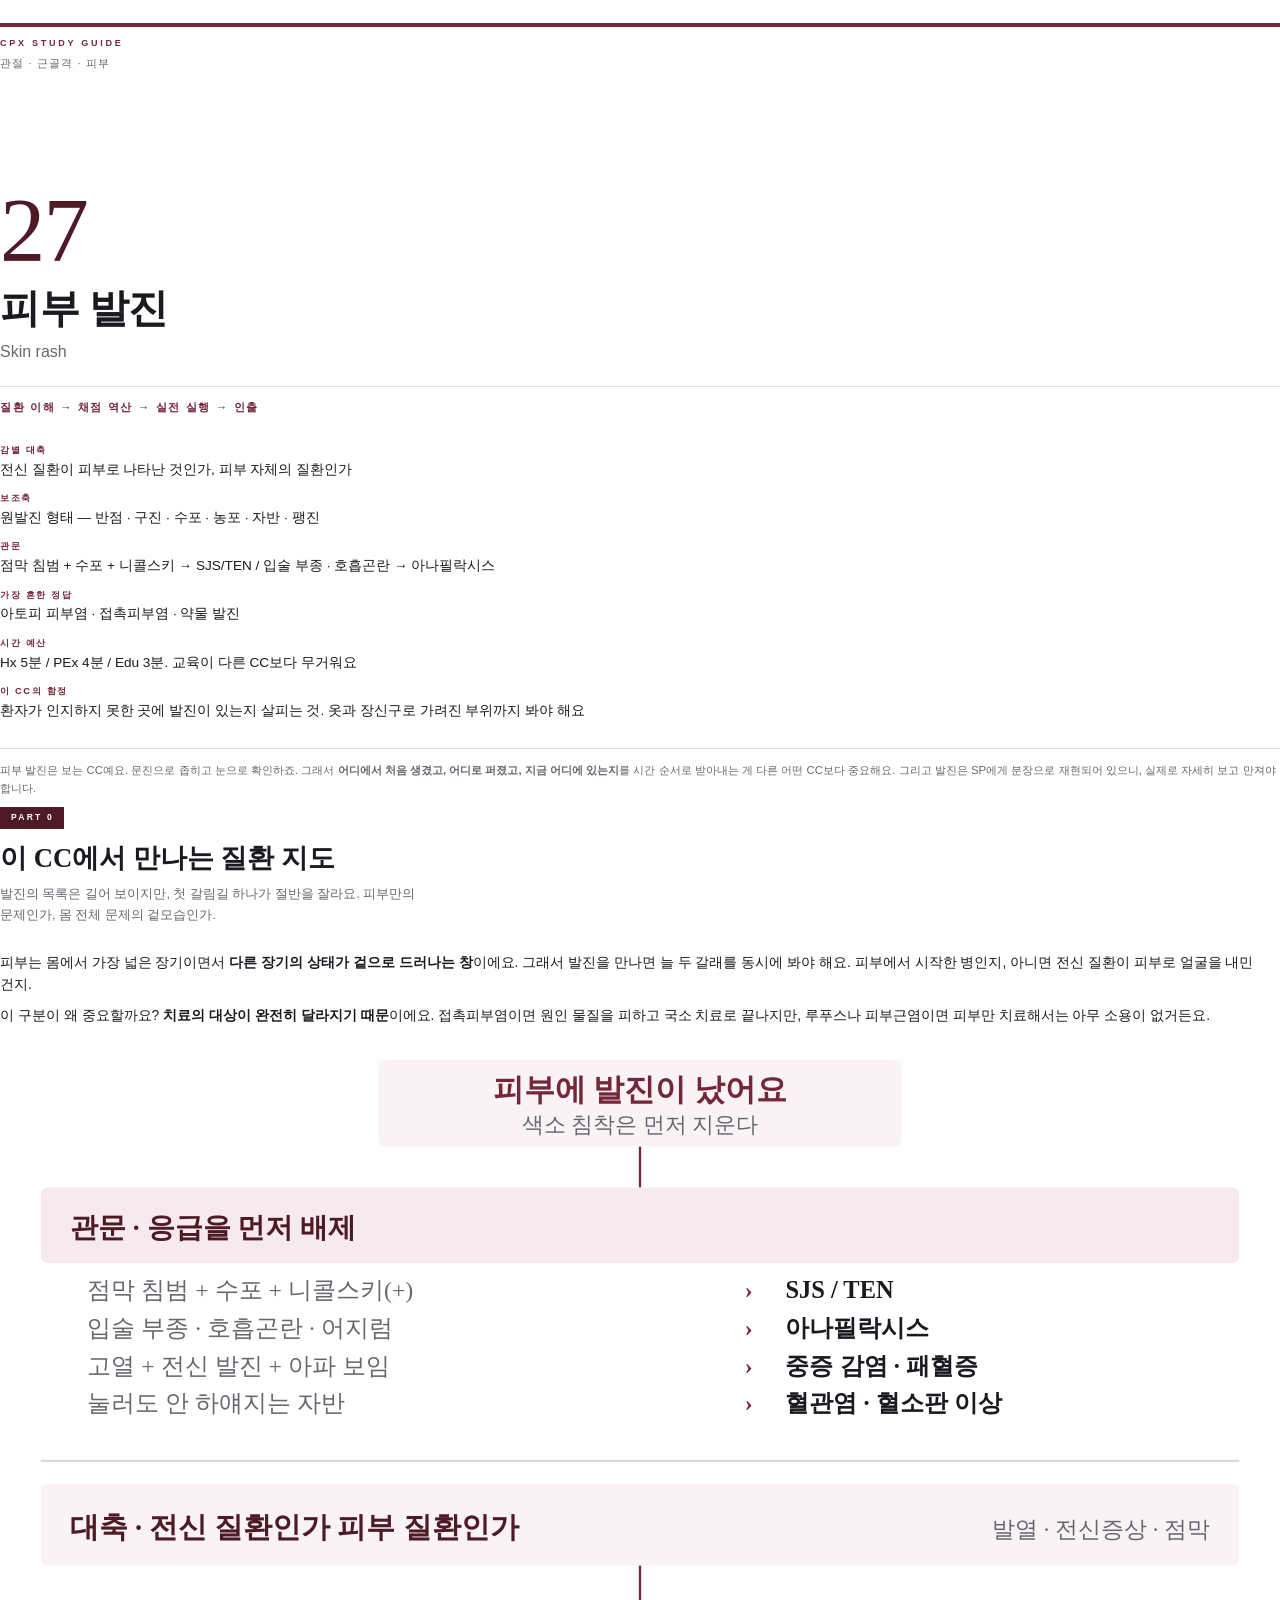
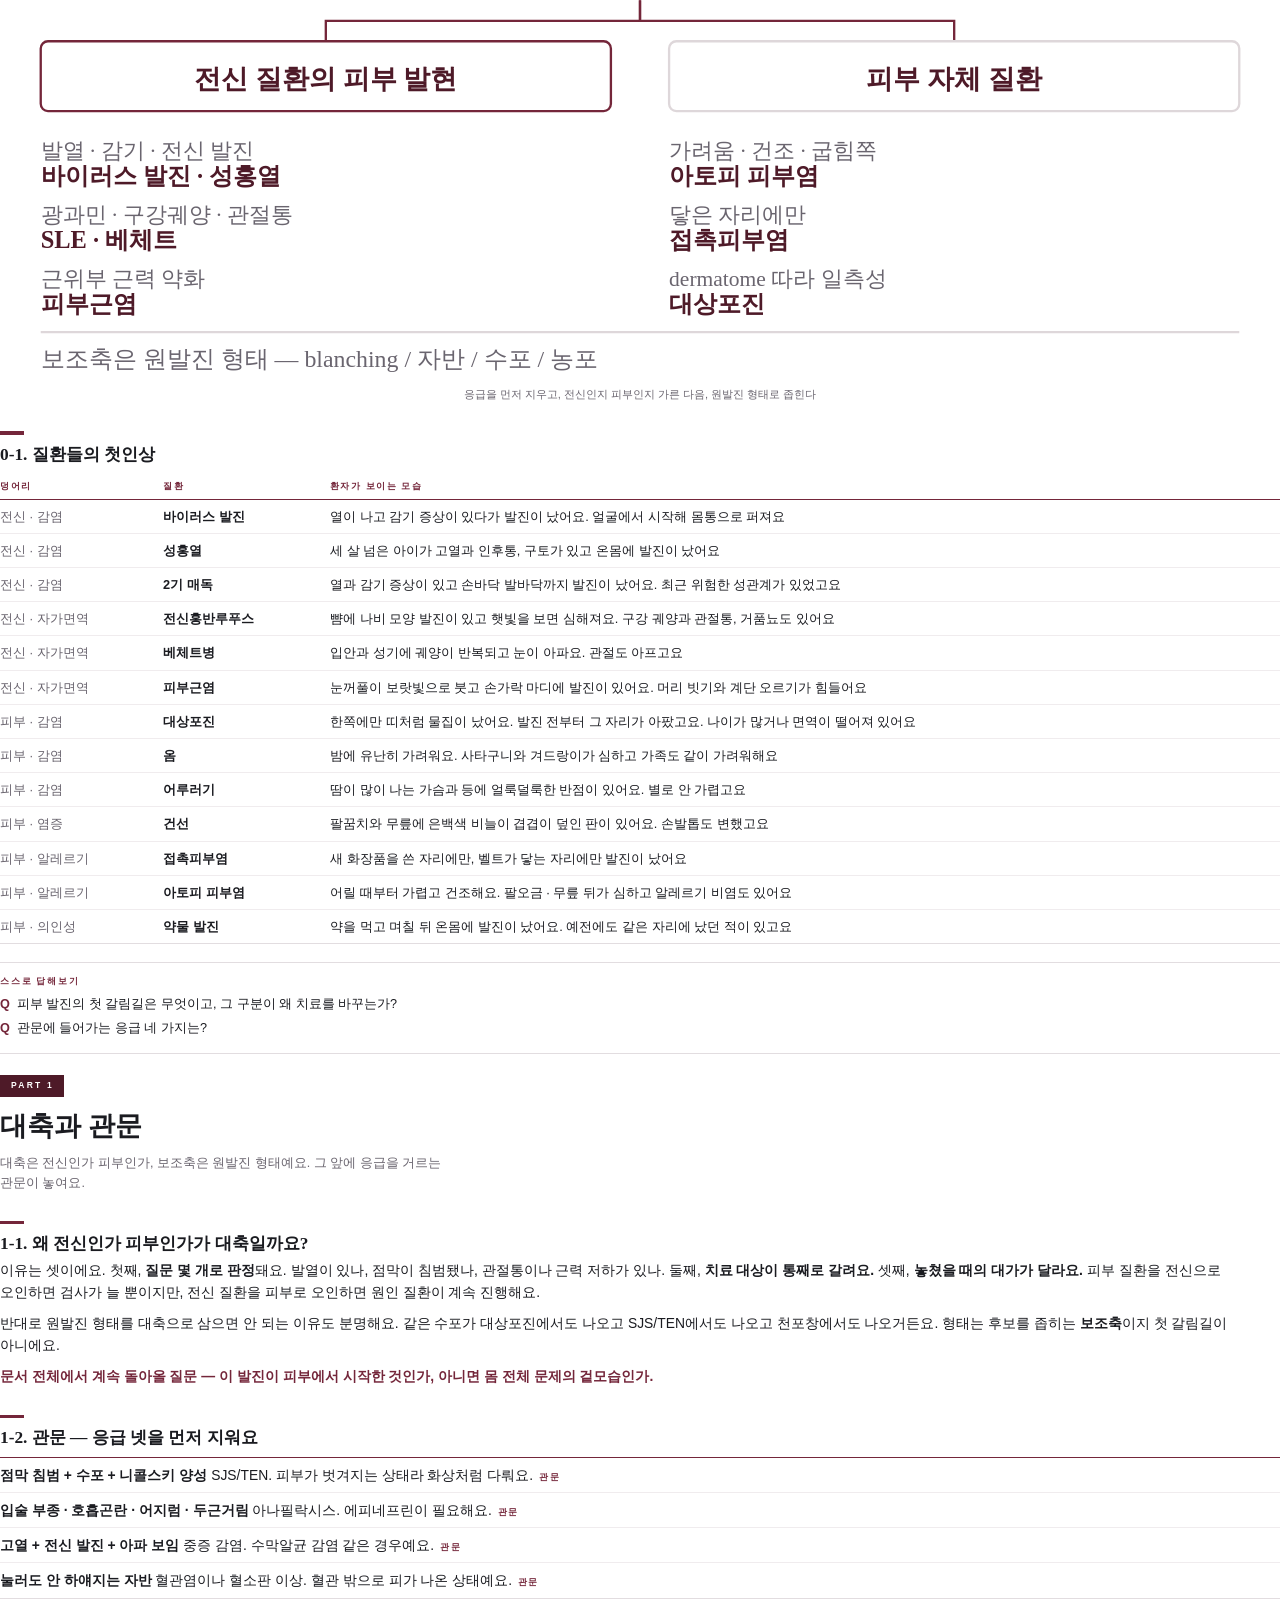
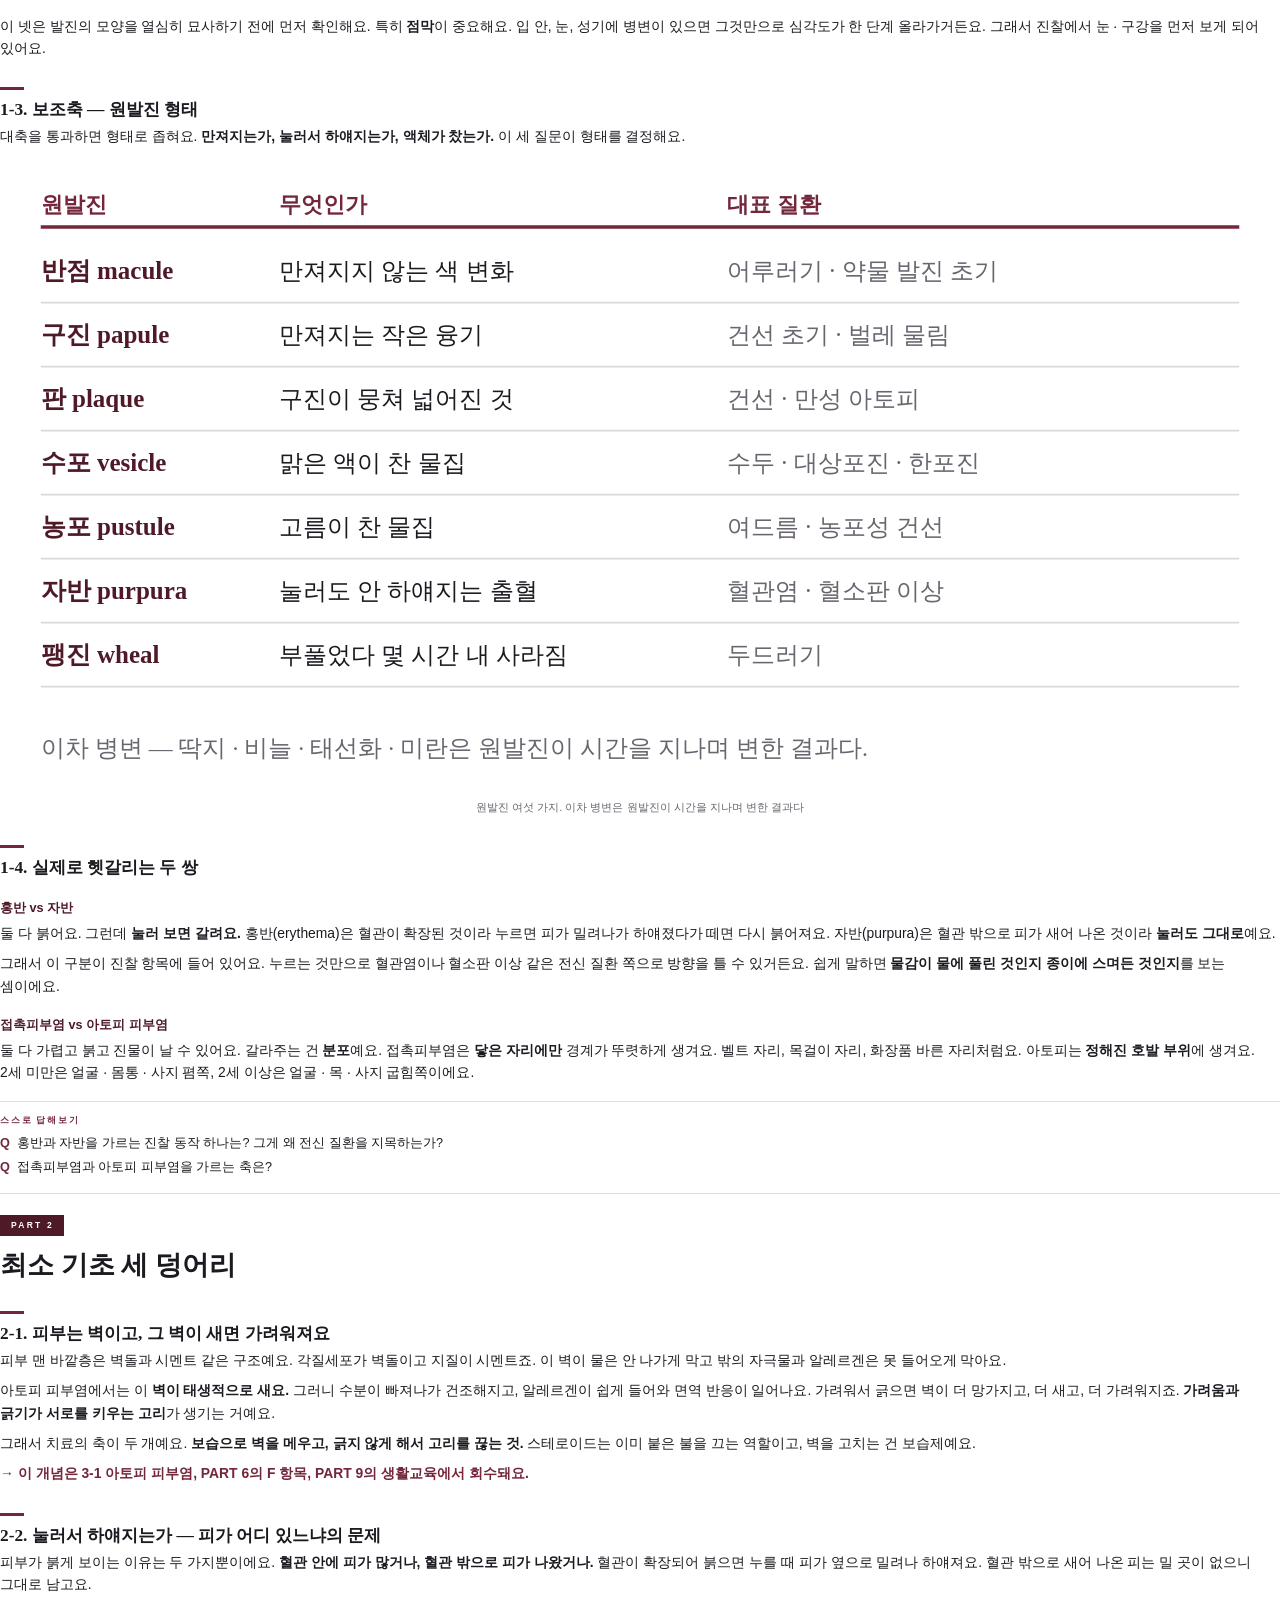
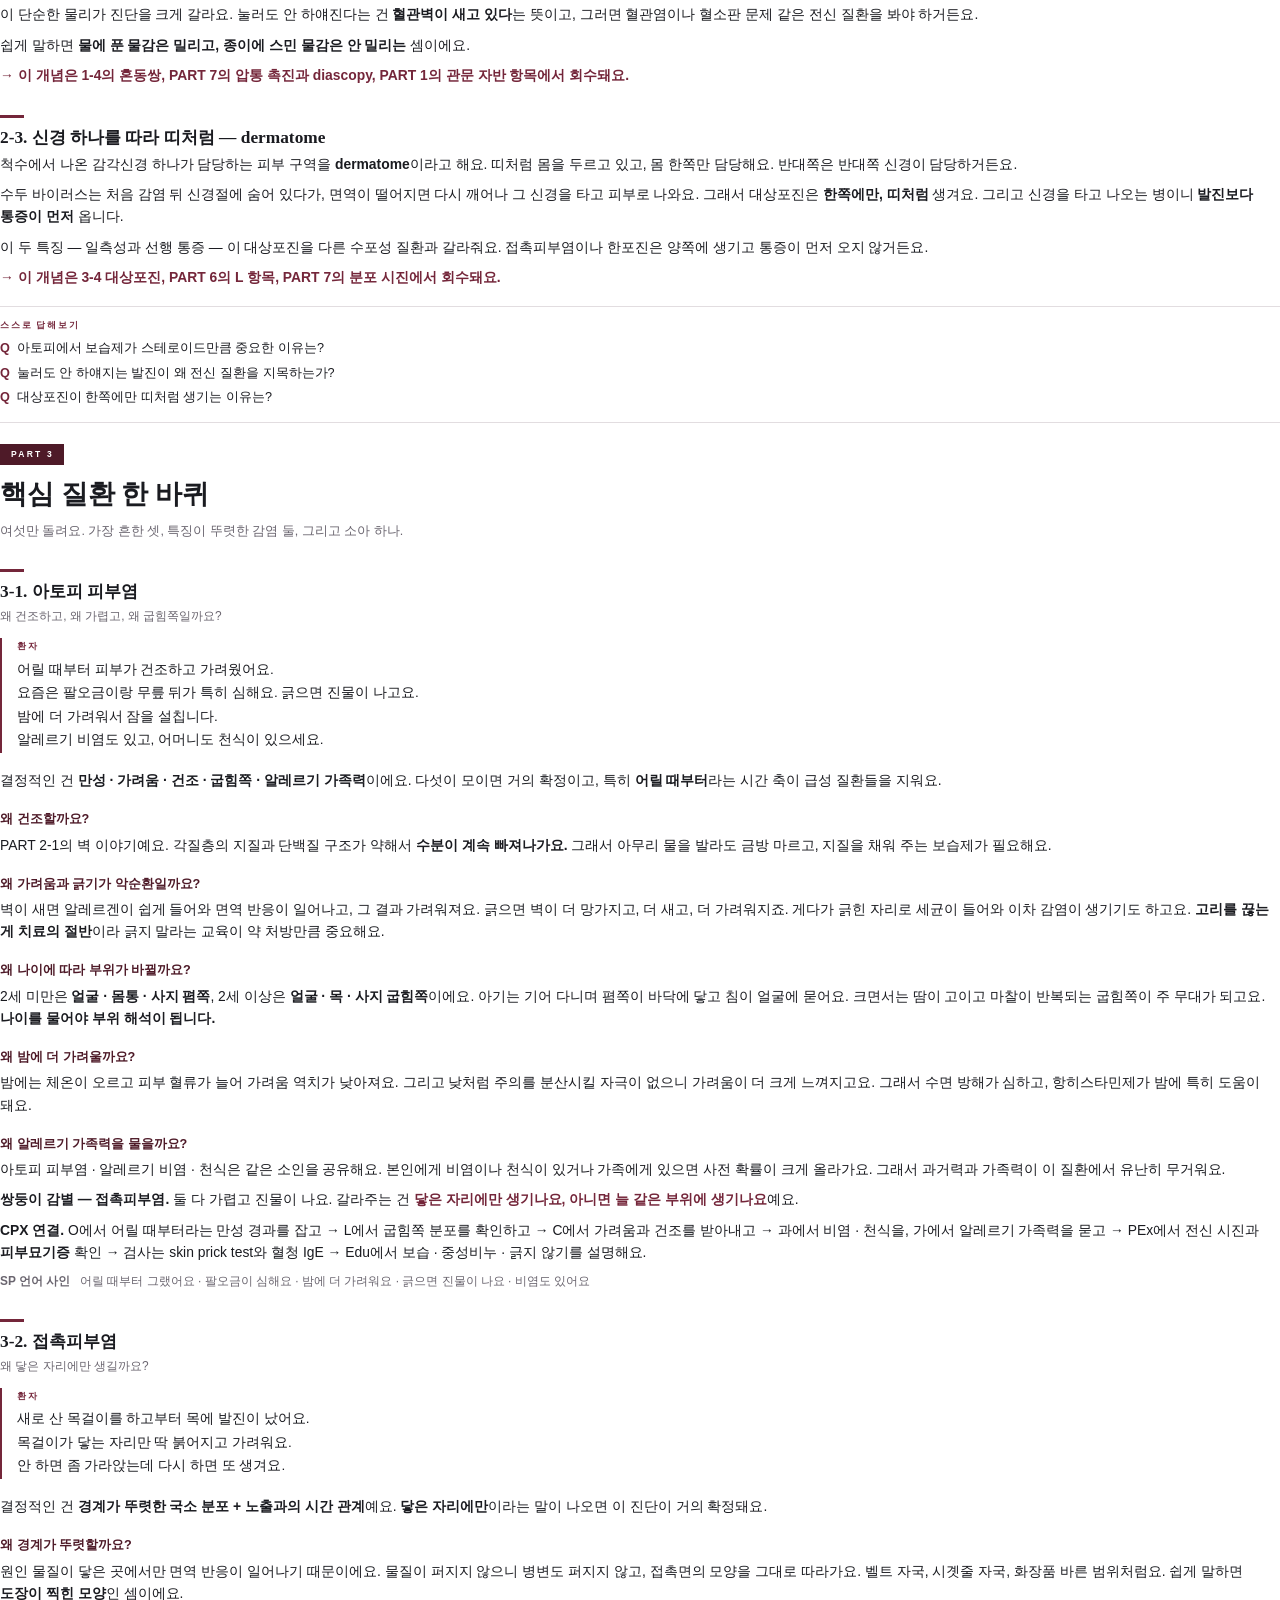
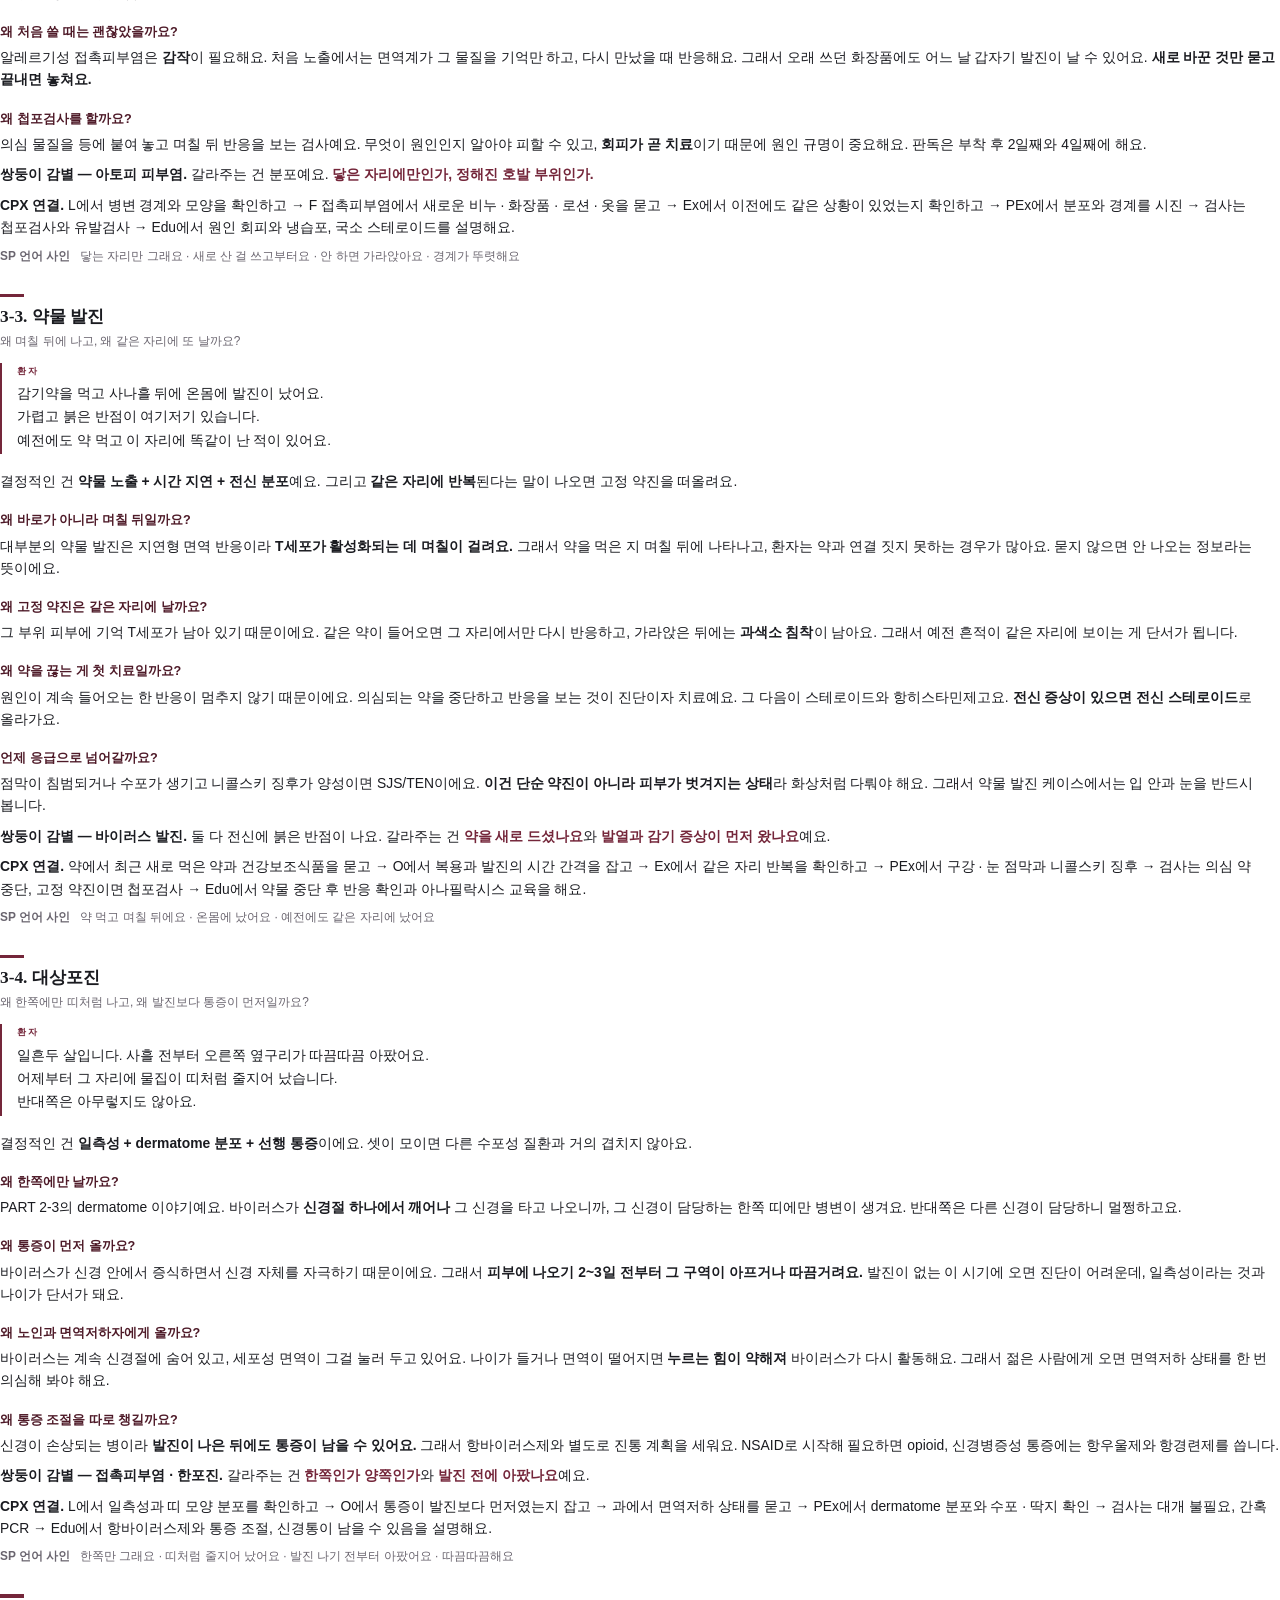
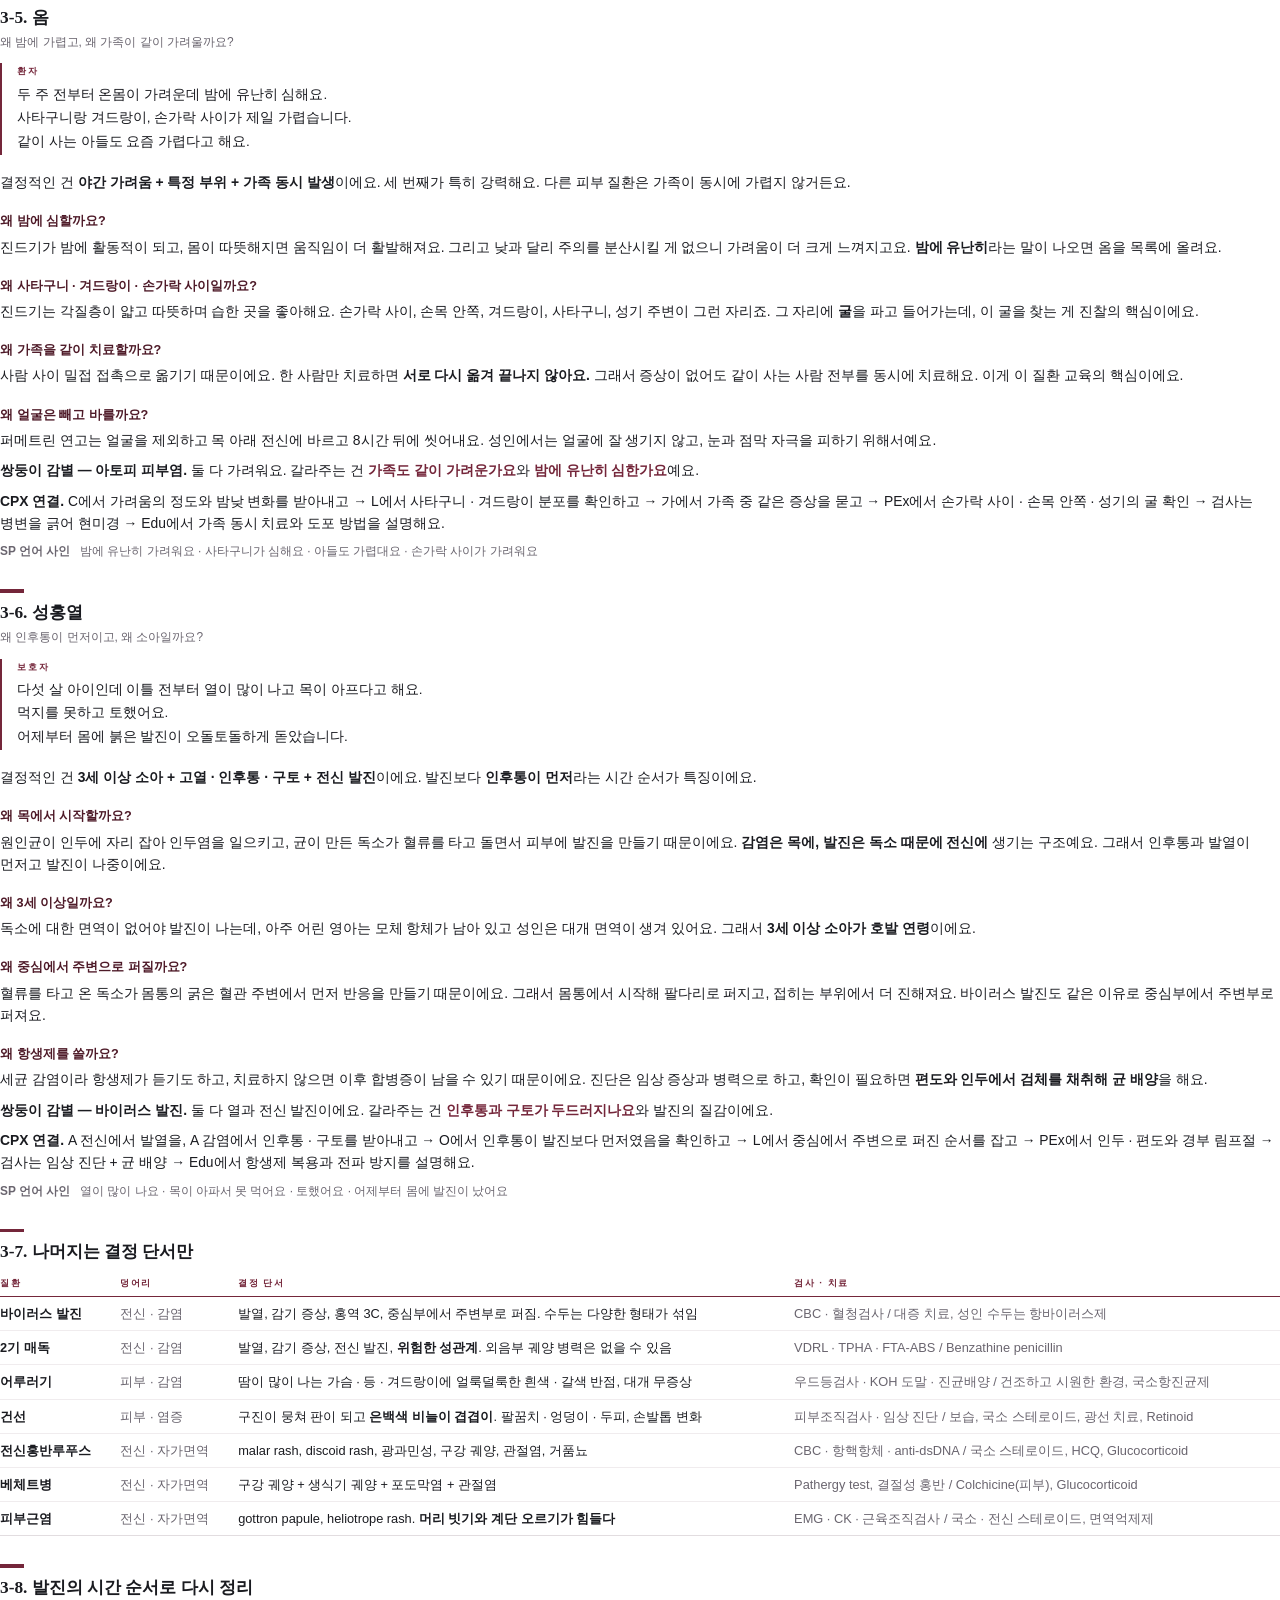
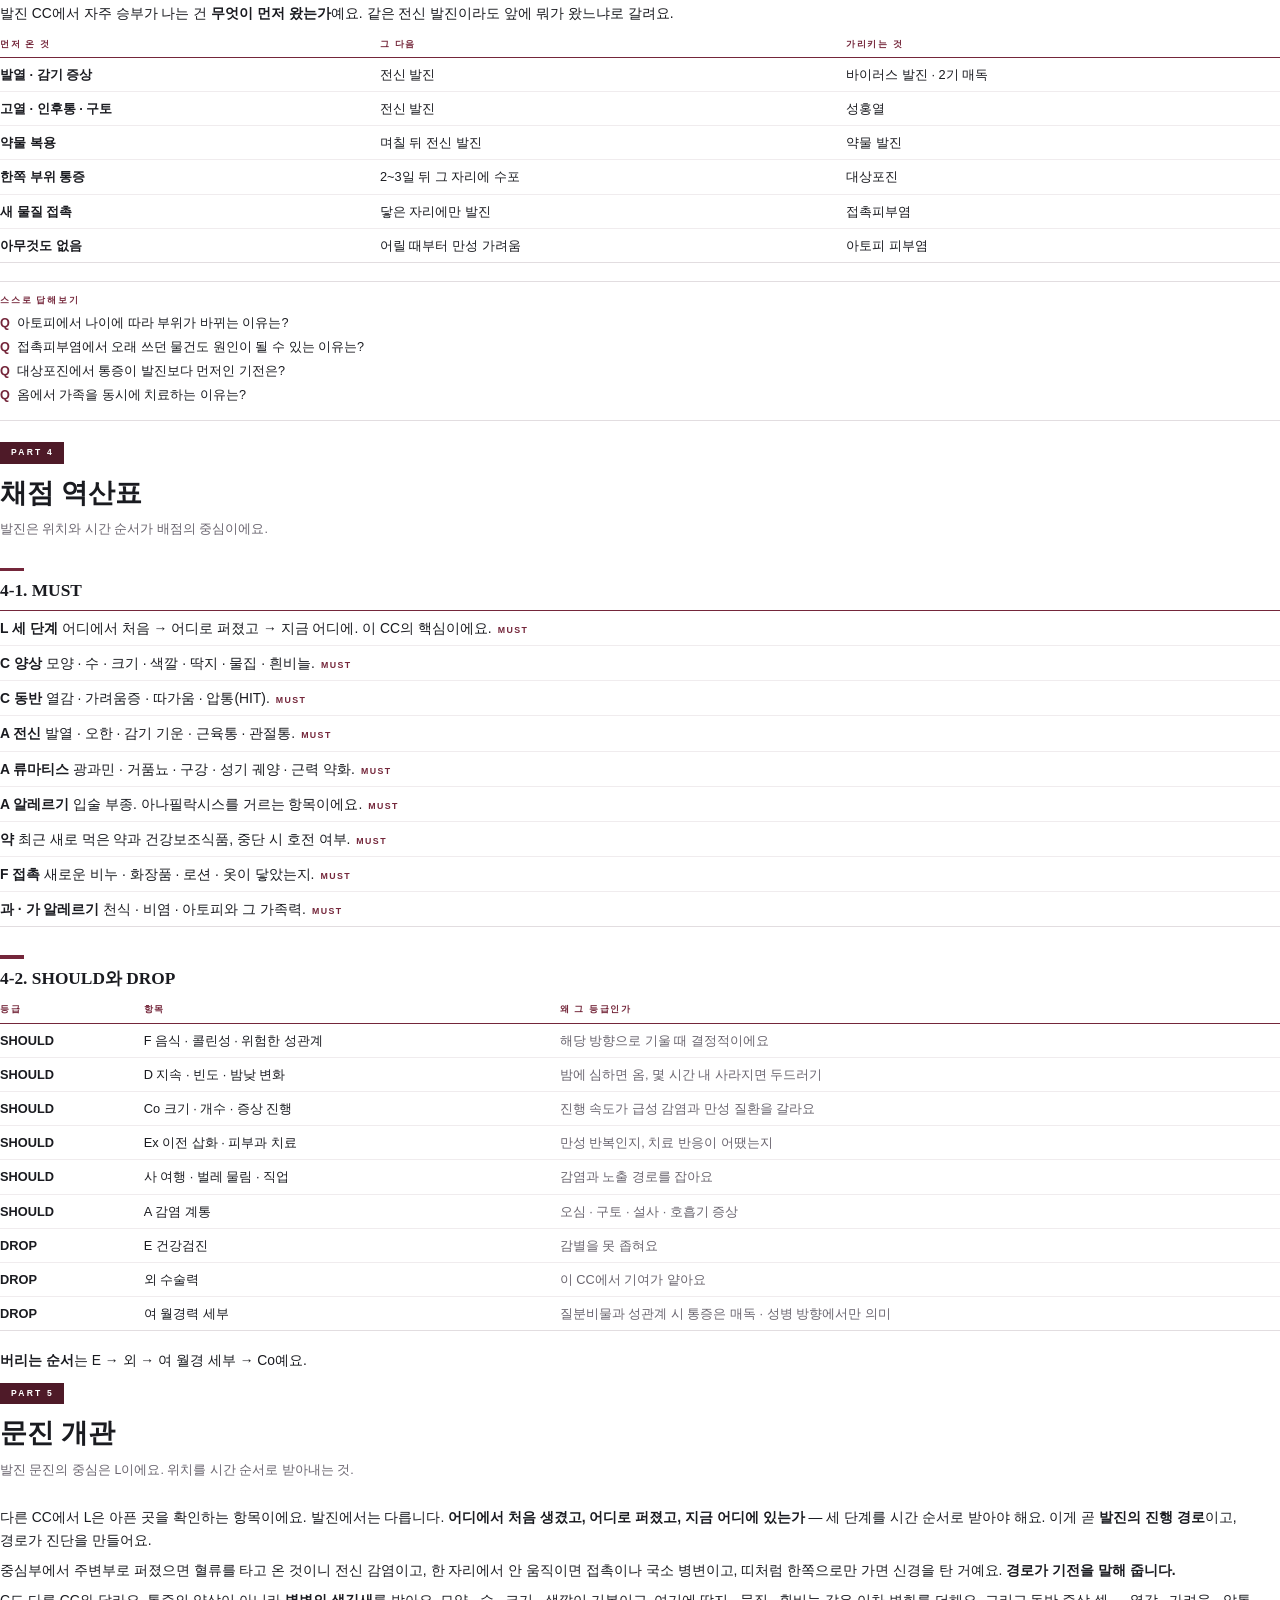
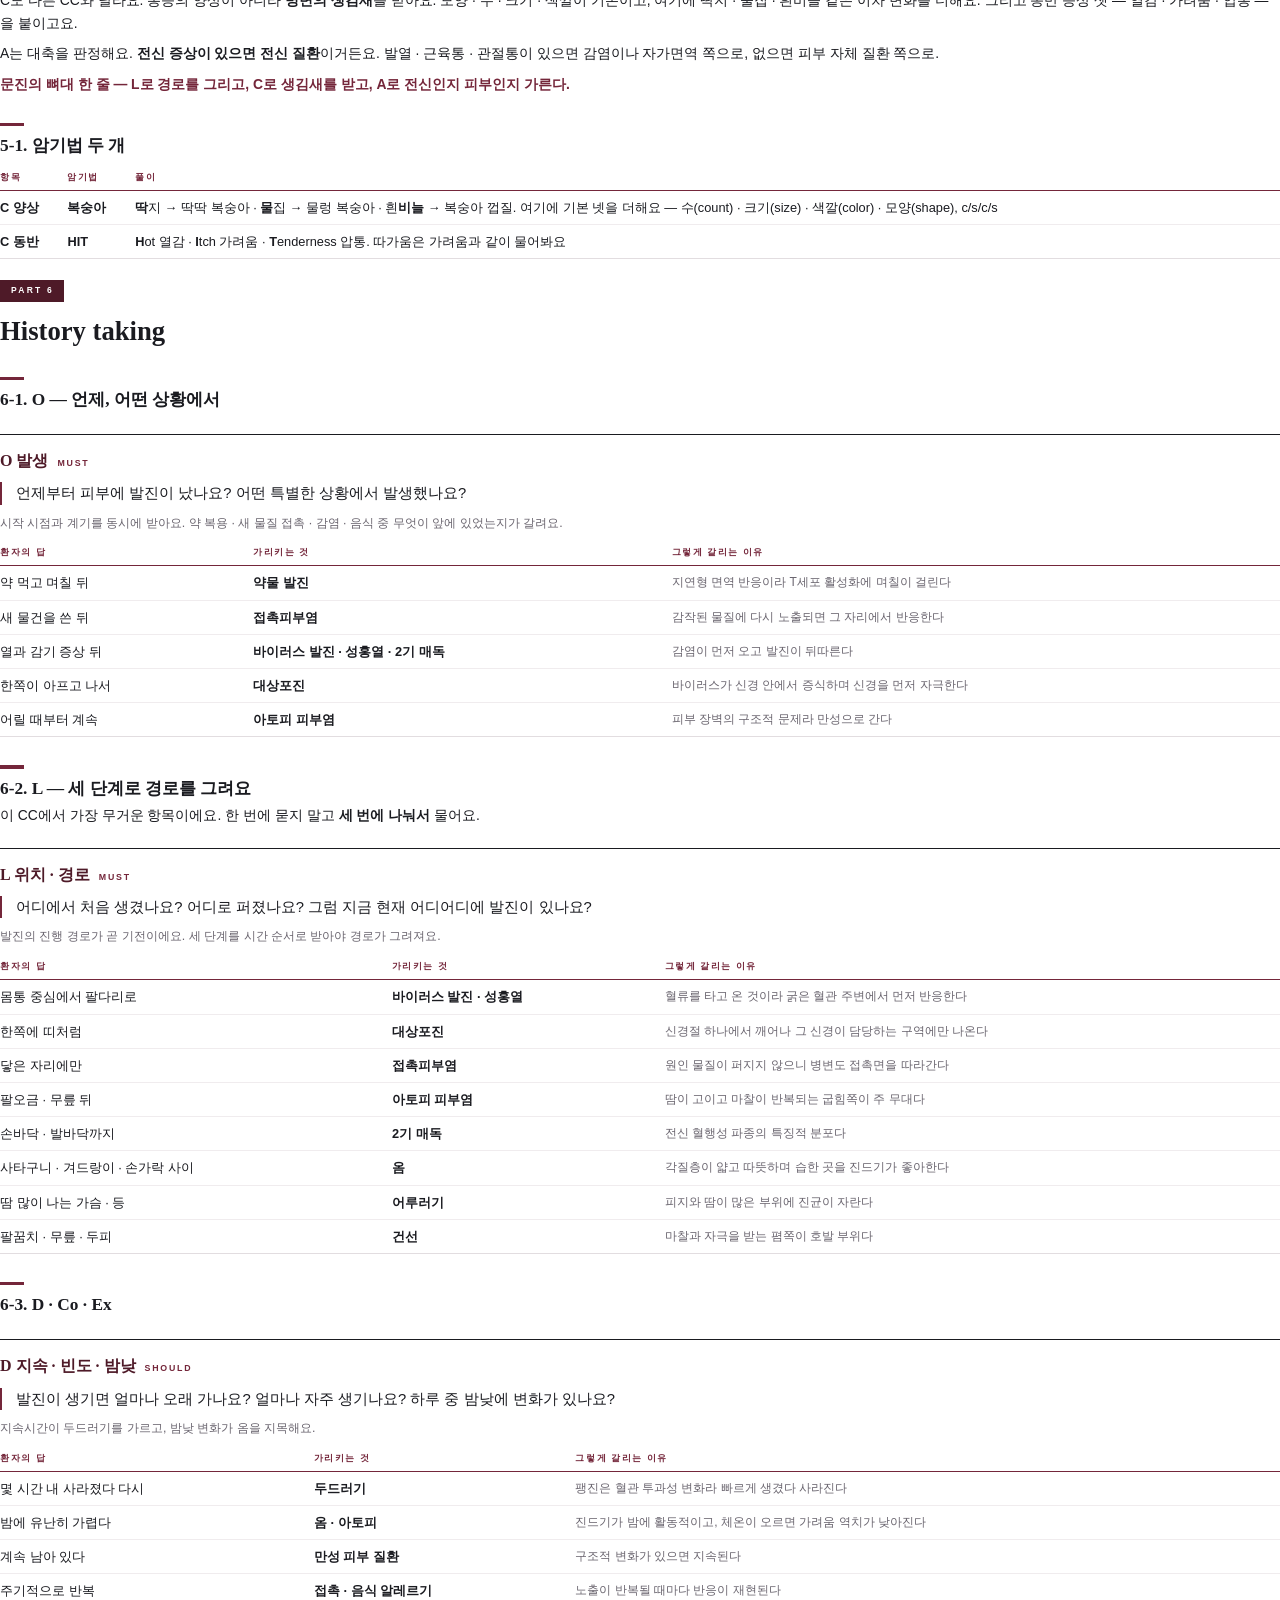
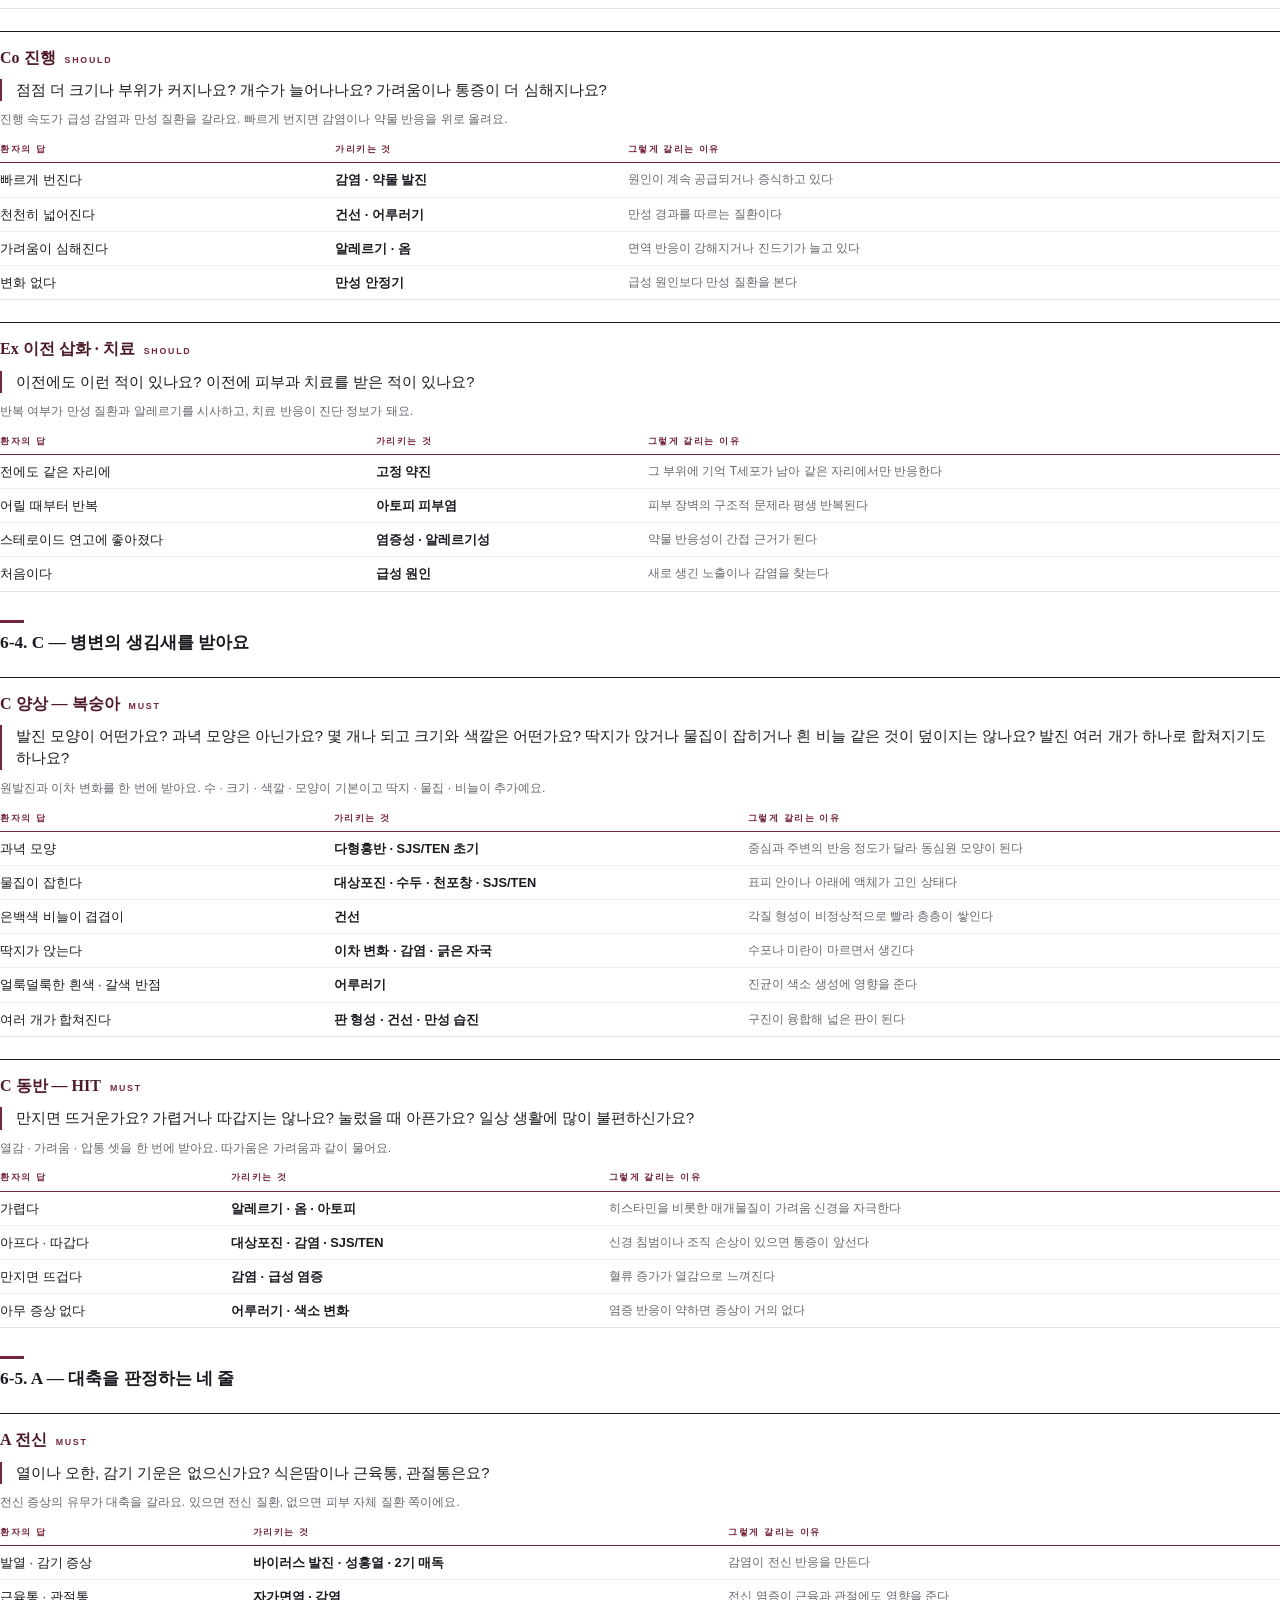
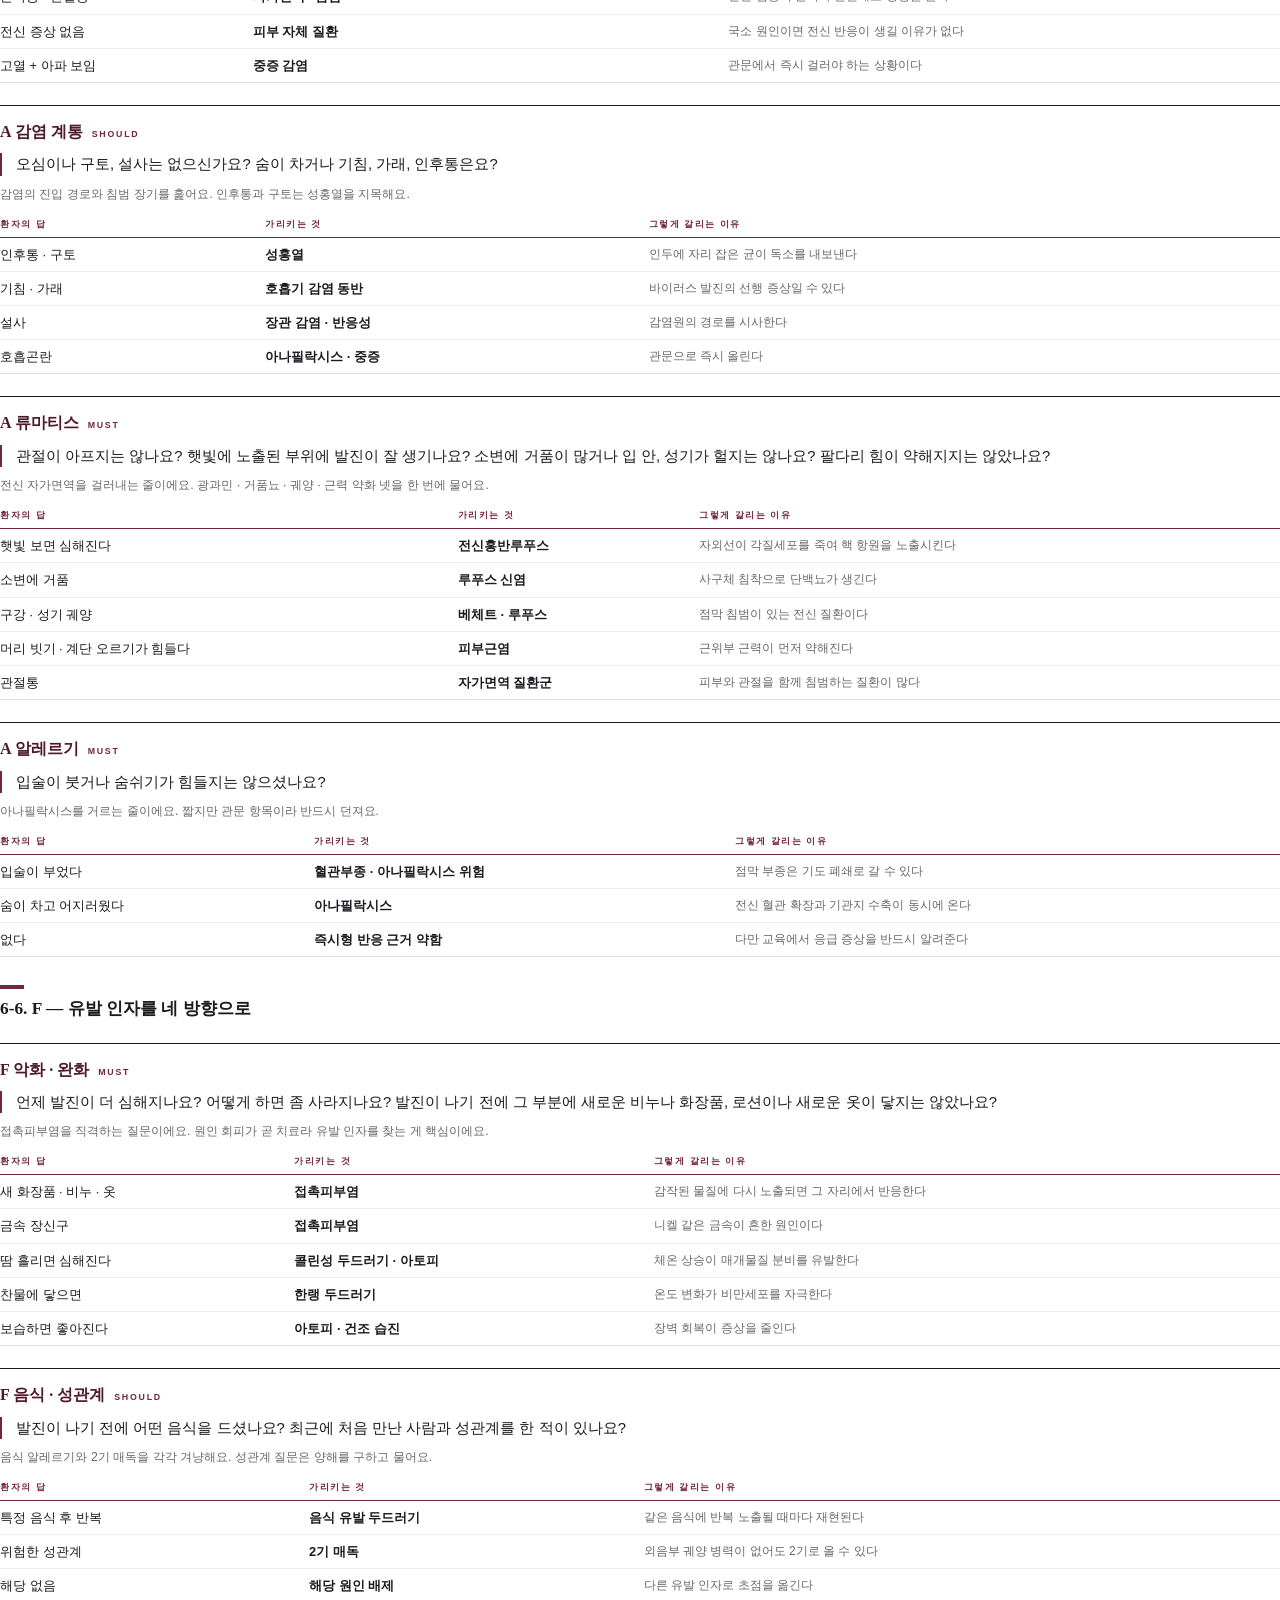
<file: guides/CPX27_SkinRash_Guide.html>
<!doctype html><html lang='ko'><meta charset='utf-8'><title>CPX 27 피부 발진</title><style>
@page {
  size: A4; margin: 23mm 22mm 17mm 22mm;
  @top-left  { content: "CPX 27"; font-family: Pretendard; font-size: 6.6pt;
    font-weight: 700; letter-spacing: .26em; color: #74263A; }
  @top-right { content: "피부 발진"; font-family: Pretendard; font-size: 6.6pt;
    color: #9C96A0; letter-spacing: .14em; }
  @bottom-right { content: counter(page); font-family: "Noto Serif CJK KR";
    font-size: 9pt; color: #6A656F; }
}
@page :first { @top-left { content: "" } @top-right { content: "" }
  @bottom-right { content: "" } }

* { box-sizing: border-box; }
body { font-family: Pretendard, sans-serif; font-size: 10.4pt; line-height: 1.6;
  color: #1A1B20; margin: 0; word-break: keep-all; }
p { margin: 0 0 .6em; }
b { font-weight: 700; }
em { font-style: normal; color: #74263A; font-weight: 600; }
code { font-family: Pretendard; font-size: .95em; font-weight: 700; color: #74263A; }
section { page-break-before: always; }
section.cover, section.first { page-break-before: auto; }

/* == 표지 == */
.cover { padding-top: 6mm; }
.cover .top { border-top: 3pt solid #74263A; padding-top: 9px; }
.cover .kicker { font-size: 6.8pt; font-weight: 700; letter-spacing: .3em; color: #74263A; }
.cover .cat { font-size: 8.4pt; color: #6A656F; letter-spacing: .1em; margin-top: 5px; }
.cover .num { font-family: "Noto Serif CJK KR", serif; font-size: 68pt;
  color: #4E1A28; line-height: 1; margin: 30mm 0 2mm; letter-spacing: -.02em; }
.cover h1 { font-family: "Noto Serif CJK KR", serif; font-size: 30pt;
  margin: 0 0 6px; line-height: 1.2; letter-spacing: -.01em; }
.cover .en { font-size: 12pt; color: #6A656F; margin: 0 0 22px; }
.cover .arc { font-size: 8.6pt; color: #74263A; font-weight: 700; letter-spacing: .14em;
  padding-top: 11px; border-top: .5pt solid #E2DDE0; margin-bottom: 26px; }
.cover dl { margin: 0 0 26px; }
.cover dt { font-size: 7pt; font-weight: 700; letter-spacing: .18em;
  color: #74263A; margin-top: 11px; }
.cover dd { margin: 2px 0 0; font-size: 10.2pt; line-height: 1.5; }
.cover .note { font-size: 8.6pt; color: #6A656F; line-height: 1.6;
  padding-top: 12px; border-top: .5pt solid #E2DDE0; }

/* == 파트 오프너 == */
.opener { margin: 0 0 26px; }
.opener .tag { display: inline-block; background: #4E1A28; color: #fff;
  font-size: 6.4pt; font-weight: 700; letter-spacing: .26em;
  padding: 4px 10px 4px 11px; margin: 0 0 13px; }
.opener h1 { font-family: "Noto Serif CJK KR", serif; font-size: 20pt;
  margin: 0 0 9px; line-height: 1.26; }
.opener .dek { font-size: 9.4pt; color: #6A656F; line-height: 1.62; margin: 0; max-width: 124mm; }

h2 { font-family: "Noto Serif CJK KR", serif; font-size: 13pt;
  margin: 28px 0 3px; line-height: 1.38; page-break-after: avoid; }
h2::before { content: ""; display: block; width: 24px; height: 2.4pt;
  background: #74263A; margin-bottom: 8px; }
h2.plain::before { display: none; }
.sub { font-size: 8.9pt; color: #6A656F; margin: 0 0 12px; }
h3 { font-size: 9.5pt; font-weight: 700; color: #4E1A28; margin: 18px 0 4px;
  page-break-after: avoid; }

/* == 인용 == */
blockquote { margin: 12px 0 16px; padding: 1px 0 1px 15px; border-left: 2pt solid #74263A; }
blockquote p { margin: 0 0 .16em; font-size: 10.2pt; line-height: 1.56; }
blockquote .who { font-size: 6.8pt; font-weight: 700; letter-spacing: .2em;
  color: #74263A; margin-bottom: 5px; }

/* == 괘선 목록 == */
ul.plain { list-style: none; margin: 7px 0 16px; padding: 0; }
ul.plain li { padding: 6px 0; border-bottom: .5pt solid #F0ECEE; }
ul.plain li:first-child { border-top: 1.4pt solid #74263A; }
ul.plain li:last-child { border-bottom: 1pt solid #E2DDE0; }
ul.plain .g { font-size: 6.6pt; font-weight: 700; letter-spacing: .16em;
  color: #74263A; margin-left: 6px; }

/* == 표 == */
table { border-collapse: collapse; width: 100%; margin: 11px 0 18px; }
thead th { font-size: 7.1pt; font-weight: 700; letter-spacing: .16em;
  color: #74263A; text-align: left; padding: 0 12px 6px 0;
  border-bottom: 1.4pt solid #74263A; }
thead th:last-child { padding-right: 0; }
tbody td { font-size: 9.6pt; padding: 7px 12px 7px 0; vertical-align: top;
  border-bottom: .5pt solid #F0ECEE; line-height: 1.5; }
tbody td:last-child { padding-right: 0; }
tbody tr:last-child td { border-bottom: 1pt solid #E2DDE0; }
td.k { font-weight: 700; white-space: nowrap; }
td.s { color: #6A656F; }

/* == 대본 항목 == */
.si { margin: 22px 0; padding-top: 13px; border-top: 1.4pt solid #1A1B20;
  page-break-inside: avoid; }
.si .code { font-family: "Noto Serif CJK KR", serif; font-size: 12pt;
  font-weight: 700; color: #4E1A28; }
.si .g { font-size: 6.6pt; font-weight: 700; letter-spacing: .2em;
  color: #74263A; margin-left: 9px; }
.si .say { font-size: 11.1pt; line-height: 1.5; margin: 9px 0;
  padding-left: 14px; border-left: 2pt solid #74263A; font-weight: 500; }
.si .why { font-size: 9.3pt; color: #6A656F; margin: 0 0 2px; }
.si td.dx { font-weight: 700; }
.si td.rz { color: #6A656F; font-size: 9pt; }

/* == 신체진찰 : 동선 == */
ol.flow { list-style: none; counter-reset: fl; margin: 12px 0 18px; padding: 0; }
ol.flow li { counter-increment: fl; position: relative; padding: 7px 0 7px 30px;
  border-bottom: .5pt solid #F0ECEE; font-size: 9.9pt; line-height: 1.5; }
ol.flow li:first-child { border-top: 1.4pt solid #74263A; }
ol.flow li::before { content: counter(fl); position: absolute; left: 0; top: 7px;
  font-family: "Noto Serif CJK KR", serif; font-size: 9.5pt; font-weight: 700;
  color: #74263A; }
ol.flow .pos { font-size: 6.6pt; font-weight: 700; letter-spacing: .16em;
  color: #74263A; display: block; margin-bottom: 2px; }

/* == 신체진찰 : 특이검사 카드 == */
.card { margin: 18px 0; padding-top: 11px; border-top: 1.4pt solid #74263A;
  page-break-inside: avoid; }
.card .nm { font-family: "Noto Serif CJK KR", serif; font-size: 11.5pt;
  font-weight: 700; color: #4E1A28; }
.card .nm .en { font-family: Pretendard; font-size: 8.6pt; font-weight: 400;
  color: #6A656F; margin-left: 7px; }
.card figure { margin: 9px 0 4px; }
.card figure svg { width: 100%; height: auto; }
.card dl { margin: 8px 0 0; }
.card dt { font-size: 6.6pt; font-weight: 700; letter-spacing: .16em;
  color: #74263A; margin-top: 8px; }
.card dd { margin: 2px 0 0; font-size: 9.6pt; line-height: 1.55; }
.card dd.hit { font-weight: 600; }
.card ol { margin: 2px 0 0; padding-left: 1.15em; }
.card ol li { font-size: 9.6pt; line-height: 1.55; margin-bottom: 1px; }

/* == 감점 포인트 == */
ul.deduct { list-style: none; margin: 12px 0 16px; padding: 8px 0;
  border-top: 1.4pt solid #74263A; border-bottom: 1pt solid #E2DDE0; }
ul.deduct li { padding: 5px 0 5px 16px; text-indent: -16px;
  font-size: 9.7pt; line-height: 1.5; }
ul.deduct li::before { content: "\2013\00a0\00a0"; color: #74263A; font-weight: 700; }

/* == 다이어그램 == */
figure { margin: 16px 0 20px; text-align: center; page-break-inside: avoid; }
figure svg { width: 100%; height: auto; }
figcaption { font-size: 8.3pt; color: #6A656F; margin-top: 7px; }

/* == 인출 질문 == */
.recall { margin: 18px 0; padding: 11px 0; border-top: .5pt solid #E2DDE0;
  border-bottom: .5pt solid #E2DDE0; page-break-inside: avoid; }
.recall .lb { font-size: 6.6pt; font-weight: 700; letter-spacing: .2em;
  color: #74263A; margin-bottom: 6px; }
.recall p { font-size: 9.5pt; margin: 0 0 .3em; padding-left: 15px; text-indent: -15px; }
.recall p::before { content: "Q\00a0\00a0"; font-weight: 700; color: #74263A; }
</style>
<section class="cover">
  <div class="top"><div class="kicker">CPX STUDY GUIDE</div>
    <div class="cat">관절 · 근골격 · 피부</div></div>
  <div class="num">27</div>
  <h1>피부 발진</h1>
  <p class="en">Skin rash</p>
  <div class="arc">질환 이해 &rarr; 채점 역산 &rarr; 실전 실행 &rarr; 인출</div>
  <dl>
    <dt>감별 대축</dt><dd>전신 질환이 피부로 나타난 것인가, 피부 자체의 질환인가</dd>
    <dt>보조축</dt><dd>원발진 형태 &mdash; 반점 · 구진 · 수포 · 농포 · 자반 · 팽진</dd>
    <dt>관문</dt><dd>점막 침범 + 수포 + 니콜스키 &rarr; SJS/TEN / 입술 부종 · 호흡곤란 &rarr; 아나필락시스</dd>
    <dt>가장 흔한 정답</dt><dd>아토피 피부염 &middot; 접촉피부염 &middot; 약물 발진</dd>
    <dt>시간 예산</dt><dd>Hx 5분 / PEx 4분 / Edu 3분. 교육이 다른 CC보다 무거워요</dd>
    <dt>이 CC의 함정</dt><dd>환자가 인지하지 못한 곳에 발진이 있는지 살피는 것. 옷과 장신구로 가려진 부위까지 봐야 해요</dd>
  </dl>
  <p class="note">피부 발진은 보는 CC예요. 문진으로 좁히고 눈으로 확인하죠. 그래서
  <b>어디에서 처음 생겼고, 어디로 퍼졌고, 지금 어디에 있는지</b>를 시간 순서로 받아내는 게
  다른 어떤 CC보다 중요해요. 그리고 발진은 SP에게 분장으로 재현되어 있으니,
  실제로 자세히 보고 만져야 합니다.</p>
</section>

<section>
  <div class="opener"><div class="tag">PART 0</div>
    <h1>이 CC에서 만나는 질환 지도</h1>
    <p class="dek">발진의 목록은 길어 보이지만, 첫 갈림길 하나가 절반을 잘라요.
    피부만의 문제인가, 몸 전체 문제의 겉모습인가.</p></div>

  <p>피부는 몸에서 가장 넓은 장기이면서 <b>다른 장기의 상태가 겉으로 드러나는 창</b>이에요.
  그래서 발진을 만나면 늘 두 갈래를 동시에 봐야 해요. 피부에서 시작한 병인지,
  아니면 전신 질환이 피부로 얼굴을 내민 건지.</p>

  <p>이 구분이 왜 중요할까요? <b>치료의 대상이 완전히 달라지기 때문</b>이에요.
  접촉피부염이면 원인 물질을 피하고 국소 치료로 끝나지만, 루푸스나 피부근염이면
  피부만 치료해서는 아무 소용이 없거든요.</p>

  <figure><svg xmlns="http://www.w3.org/2000/svg" viewBox="0 0 440 320"><rect width="440" height="320" fill="#FFFFFF"/><rect x="130" y="6" width="180" height="30" rx="2.5" fill="#FAF3F5"/><text x="220" y="20" font-family="Pretendard" font-size="10.5" fill="#74263A" font-weight="700" text-anchor="middle">피부에 발진이 났어요</text><text x="220" y="31" font-family="Pretendard" font-size="7.5" fill="#6A656F" font-weight="400" text-anchor="middle">색소 침착은 먼저 지운다</text><path d="M220 36 V50" stroke="#74263A" stroke-width="0.8" fill="none"/><rect x="14" y="50" width="412" height="26" rx="2.5" fill="#F7EAEE"/><text x="24" y="67" font-family="Pretendard" font-size="9.5" fill="#4E1A28" font-weight="700" text-anchor="start">관문 · 응급을 먼저 배제</text><text x="30" y="88" font-family="Pretendard" font-size="8.2" fill="#6A656F" font-weight="400" text-anchor="start">점막 침범 + 수포 + 니콜스키(+)</text><text x="256" y="88" font-family="Pretendard" font-size="8.2" fill="#74263A" font-weight="700" text-anchor="start">›</text><text x="270" y="88" font-family="Pretendard" font-size="8.4" fill="#1A1B20" font-weight="700" text-anchor="start">SJS / TEN</text><text x="30" y="101" font-family="Pretendard" font-size="8.2" fill="#6A656F" font-weight="400" text-anchor="start">입술 부종 · 호흡곤란 · 어지럼</text><text x="256" y="101" font-family="Pretendard" font-size="8.2" fill="#74263A" font-weight="700" text-anchor="start">›</text><text x="270" y="101" font-family="Pretendard" font-size="8.4" fill="#1A1B20" font-weight="700" text-anchor="start">아나필락시스</text><text x="30" y="114" font-family="Pretendard" font-size="8.2" fill="#6A656F" font-weight="400" text-anchor="start">고열 + 전신 발진 + 아파 보임</text><text x="256" y="114" font-family="Pretendard" font-size="8.2" fill="#74263A" font-weight="700" text-anchor="start">›</text><text x="270" y="114" font-family="Pretendard" font-size="8.4" fill="#1A1B20" font-weight="700" text-anchor="start">중증 감염 · 패혈증</text><text x="30" y="127" font-family="Pretendard" font-size="8.2" fill="#6A656F" font-weight="400" text-anchor="start">눌러도 안 하얘지는 자반</text><text x="256" y="127" font-family="Pretendard" font-size="8.2" fill="#74263A" font-weight="700" text-anchor="start">›</text><text x="270" y="127" font-family="Pretendard" font-size="8.4" fill="#1A1B20" font-weight="700" text-anchor="start">혈관염 · 혈소판 이상</text><path d="M14 144 H426" stroke="#DED7DA" stroke-width="0.8" fill="none"/><rect x="14" y="152" width="412" height="28" rx="2.5" fill="#FAF3F5"/><text x="24" y="170" font-family="Pretendard" font-size="9.8" fill="#4E1A28" font-weight="700" text-anchor="start">대축 · 전신 질환인가 피부 질환인가</text><text x="416" y="170" font-family="Pretendard" font-size="7.8" fill="#6A656F" font-weight="400" text-anchor="end">발열 · 전신증상 · 점막</text><path d="M220 180 V192" stroke="#74263A" stroke-width="0.8" fill="none"/><path d="M220 192 V199.0 H112 V206" stroke="#74263A" stroke-width="0.8" fill="none"/><path d="M220 192 V199.0 H328 V206" stroke="#74263A" stroke-width="0.8" fill="none"/><rect x="14" y="206" width="196" height="24" rx="2.5" fill="#FFFFFF" stroke="#74263A" stroke-width="0.8"/><text x="112" y="222" font-family="Pretendard" font-size="9.3" fill="#4E1A28" font-weight="700" text-anchor="middle">전신 질환의 피부 발현</text><rect x="230" y="206" width="196" height="24" rx="2.5" fill="#FFFFFF" stroke="#DED7DA" stroke-width="0.8"/><text x="328" y="222" font-family="Pretendard" font-size="9.3" fill="#4E1A28" font-weight="700" text-anchor="middle">피부 자체 질환</text><text x="14" y="246" font-family="Pretendard" font-size="7.4" fill="#6A656F" font-weight="400" text-anchor="start">발열 · 감기 · 전신 발진</text><text x="14" y="255" font-family="Pretendard" font-size="8.4" fill="#4E1A28" font-weight="700" text-anchor="start">바이러스 발진 · 성홍열</text><text x="230" y="246" font-family="Pretendard" font-size="7.4" fill="#6A656F" font-weight="400" text-anchor="start">가려움 · 건조 · 굽힘쪽</text><text x="230" y="255" font-family="Pretendard" font-size="8.4" fill="#4E1A28" font-weight="700" text-anchor="start">아토피 피부염</text><text x="14" y="268" font-family="Pretendard" font-size="7.4" fill="#6A656F" font-weight="400" text-anchor="start">광과민 · 구강궤양 · 관절통</text><text x="14" y="277" font-family="Pretendard" font-size="8.4" fill="#4E1A28" font-weight="700" text-anchor="start">SLE · 베체트</text><text x="230" y="268" font-family="Pretendard" font-size="7.4" fill="#6A656F" font-weight="400" text-anchor="start">닿은 자리에만</text><text x="230" y="277" font-family="Pretendard" font-size="8.4" fill="#4E1A28" font-weight="700" text-anchor="start">접촉피부염</text><text x="14" y="290" font-family="Pretendard" font-size="7.4" fill="#6A656F" font-weight="400" text-anchor="start">근위부 근력 약화</text><text x="14" y="299" font-family="Pretendard" font-size="8.4" fill="#4E1A28" font-weight="700" text-anchor="start">피부근염</text><text x="230" y="290" font-family="Pretendard" font-size="7.4" fill="#6A656F" font-weight="400" text-anchor="start">dermatome 따라 일측성</text><text x="230" y="299" font-family="Pretendard" font-size="8.4" fill="#4E1A28" font-weight="700" text-anchor="start">대상포진</text><path d="M14 306 H426" stroke="#DED7DA" stroke-width="0.8" fill="none"/><text x="14" y="318" font-family="Pretendard" font-size="8.2" fill="#6A656F" font-weight="400" text-anchor="start">보조축은 원발진 형태 — blanching / 자반 / 수포 / 농포</text></svg>
    <figcaption>응급을 먼저 지우고, 전신인지 피부인지 가른 다음, 원발진 형태로 좁힌다</figcaption>
  </figure>

  <h2>0-1. 질환들의 첫인상</h2>
  <table>
    <thead><tr><th>덩어리</th><th>질환</th><th>환자가 보이는 모습</th></tr></thead>
    <tbody>
      <tr><td class="s">전신 · 감염</td><td class="k">바이러스 발진</td>
          <td>열이 나고 감기 증상이 있다가 발진이 났어요. 얼굴에서 시작해 몸통으로 퍼져요</td></tr>
      <tr><td class="s">전신 · 감염</td><td class="k">성홍열</td>
          <td>세 살 넘은 아이가 고열과 인후통, 구토가 있고 온몸에 발진이 났어요</td></tr>
      <tr><td class="s">전신 · 감염</td><td class="k">2기 매독</td>
          <td>열과 감기 증상이 있고 손바닥 발바닥까지 발진이 났어요. 최근 위험한 성관계가 있었고요</td></tr>
      <tr><td class="s">전신 · 자가면역</td><td class="k">전신홍반루푸스</td>
          <td>뺨에 나비 모양 발진이 있고 햇빛을 보면 심해져요. 구강 궤양과 관절통, 거품뇨도 있어요</td></tr>
      <tr><td class="s">전신 · 자가면역</td><td class="k">베체트병</td>
          <td>입안과 성기에 궤양이 반복되고 눈이 아파요. 관절도 아프고요</td></tr>
      <tr><td class="s">전신 · 자가면역</td><td class="k">피부근염</td>
          <td>눈꺼풀이 보랏빛으로 붓고 손가락 마디에 발진이 있어요. 머리 빗기와 계단 오르기가 힘들어요</td></tr>
      <tr><td class="s">피부 · 감염</td><td class="k">대상포진</td>
          <td>한쪽에만 띠처럼 물집이 났어요. 발진 전부터 그 자리가 아팠고요. 나이가 많거나 면역이 떨어져 있어요</td></tr>
      <tr><td class="s">피부 · 감염</td><td class="k">옴</td>
          <td>밤에 유난히 가려워요. 사타구니와 겨드랑이가 심하고 가족도 같이 가려워해요</td></tr>
      <tr><td class="s">피부 · 감염</td><td class="k">어루러기</td>
          <td>땀이 많이 나는 가슴과 등에 얼룩덜룩한 반점이 있어요. 별로 안 가렵고요</td></tr>
      <tr><td class="s">피부 · 염증</td><td class="k">건선</td>
          <td>팔꿈치와 무릎에 은백색 비늘이 겹겹이 덮인 판이 있어요. 손발톱도 변했고요</td></tr>
      <tr><td class="s">피부 · 알레르기</td><td class="k">접촉피부염</td>
          <td>새 화장품을 쓴 자리에만, 벨트가 닿는 자리에만 발진이 났어요</td></tr>
      <tr><td class="s">피부 · 알레르기</td><td class="k">아토피 피부염</td>
          <td>어릴 때부터 가렵고 건조해요. 팔오금 · 무릎 뒤가 심하고 알레르기 비염도 있어요</td></tr>
      <tr><td class="s">피부 · 의인성</td><td class="k">약물 발진</td>
          <td>약을 먹고 며칠 뒤 온몸에 발진이 났어요. 예전에도 같은 자리에 났던 적이 있고요</td></tr>
    </tbody>
  </table>

  <div class="recall"><div class="lb">스스로 답해보기</div>
    <p>피부 발진의 첫 갈림길은 무엇이고, 그 구분이 왜 치료를 바꾸는가?</p>
    <p>관문에 들어가는 응급 네 가지는?</p>
  </div>
</section>

<section>
  <div class="opener"><div class="tag">PART 1</div>
    <h1>대축과 관문</h1>
    <p class="dek">대축은 전신인가 피부인가, 보조축은 원발진 형태예요.
    그 앞에 응급을 거르는 관문이 놓여요.</p></div>

  <h2>1-1. 왜 전신인가 피부인가가 대축일까요?</h2>
  <p>이유는 셋이에요. 첫째, <b>질문 몇 개로 판정</b>돼요. 발열이 있나, 점막이 침범됐나,
  관절통이나 근력 저하가 있나. 둘째, <b>치료 대상이 통째로 갈려요.</b> 셋째,
  <b>놓쳤을 때의 대가가 달라요.</b> 피부 질환을 전신으로 오인하면 검사가 늘 뿐이지만,
  전신 질환을 피부로 오인하면 원인 질환이 계속 진행해요.</p>

  <p>반대로 원발진 형태를 대축으로 삼으면 안 되는 이유도 분명해요. 같은 수포가
  대상포진에서도 나오고 SJS/TEN에서도 나오고 천포창에서도 나오거든요.
  형태는 후보를 좁히는 <b>보조축</b>이지 첫 갈림길이 아니에요.</p>

  <p><em>문서 전체에서 계속 돌아올 질문 &mdash; 이 발진이 피부에서 시작한 것인가,
  아니면 몸 전체 문제의 겉모습인가.</em></p>

  <h2>1-2. 관문 &mdash; 응급 넷을 먼저 지워요</h2>
  <ul class="plain">
    <li><b>점막 침범 + 수포 + 니콜스키 양성</b> SJS/TEN. 피부가 벗겨지는 상태라 화상처럼 다뤄요.<span class="g">관문</span></li>
    <li><b>입술 부종 · 호흡곤란 · 어지럼 · 두근거림</b> 아나필락시스. 에피네프린이 필요해요.<span class="g">관문</span></li>
    <li><b>고열 + 전신 발진 + 아파 보임</b> 중증 감염. 수막알균 감염 같은 경우예요.<span class="g">관문</span></li>
    <li><b>눌러도 안 하얘지는 자반</b> 혈관염이나 혈소판 이상. 혈관 밖으로 피가 나온 상태예요.<span class="g">관문</span></li>
  </ul>
  <p>이 넷은 발진의 모양을 열심히 묘사하기 전에 먼저 확인해요. 특히 <b>점막</b>이 중요해요.
  입 안, 눈, 성기에 병변이 있으면 그것만으로 심각도가 한 단계 올라가거든요.
  그래서 진찰에서 눈 &middot; 구강을 먼저 보게 되어 있어요.</p>

  <h2>1-3. 보조축 &mdash; 원발진 형태</h2>
  <p>대축을 통과하면 형태로 좁혀요. <b>만져지는가, 눌러서 하얘지는가, 액체가 찼는가.</b>
  이 세 질문이 형태를 결정해요.</p>
  <figure><svg xmlns="http://www.w3.org/2000/svg" viewBox="0 0 440 214"><rect width="440" height="214" fill="#FFFFFF"/><path d="M14 22 H426" stroke="#74263A" stroke-width="1.2" fill="none"/><text x="14" y="17" font-family="Pretendard" font-size="7.4" fill="#74263A" font-weight="700" text-anchor="start">원발진</text><text x="96" y="17" font-family="Pretendard" font-size="7.4" fill="#74263A" font-weight="700" text-anchor="start">무엇인가</text><text x="250" y="17" font-family="Pretendard" font-size="7.4" fill="#74263A" font-weight="700" text-anchor="start">대표 질환</text><text x="14" y="40" font-family="Pretendard" font-size="8.6" fill="#4E1A28" font-weight="700" text-anchor="start">반점 macule</text><text x="96" y="40" font-family="Pretendard" font-size="8.4" fill="#1A1B20" font-weight="400" text-anchor="start">만져지지 않는 색 변화</text><text x="250" y="40" font-family="Pretendard" font-size="8.4" fill="#6A656F" font-weight="400" text-anchor="start">어루러기 · 약물 발진 초기</text><path d="M14 48 H426" stroke="#DED7DA" stroke-width="0.6" fill="none"/><text x="14" y="62" font-family="Pretendard" font-size="8.6" fill="#4E1A28" font-weight="700" text-anchor="start">구진 papule</text><text x="96" y="62" font-family="Pretendard" font-size="8.4" fill="#1A1B20" font-weight="400" text-anchor="start">만져지는 작은 융기</text><text x="250" y="62" font-family="Pretendard" font-size="8.4" fill="#6A656F" font-weight="400" text-anchor="start">건선 초기 · 벌레 물림</text><path d="M14 70 H426" stroke="#DED7DA" stroke-width="0.6" fill="none"/><text x="14" y="84" font-family="Pretendard" font-size="8.6" fill="#4E1A28" font-weight="700" text-anchor="start">판 plaque</text><text x="96" y="84" font-family="Pretendard" font-size="8.4" fill="#1A1B20" font-weight="400" text-anchor="start">구진이 뭉쳐 넓어진 것</text><text x="250" y="84" font-family="Pretendard" font-size="8.4" fill="#6A656F" font-weight="400" text-anchor="start">건선 · 만성 아토피</text><path d="M14 92 H426" stroke="#DED7DA" stroke-width="0.6" fill="none"/><text x="14" y="106" font-family="Pretendard" font-size="8.6" fill="#4E1A28" font-weight="700" text-anchor="start">수포 vesicle</text><text x="96" y="106" font-family="Pretendard" font-size="8.4" fill="#1A1B20" font-weight="400" text-anchor="start">맑은 액이 찬 물집</text><text x="250" y="106" font-family="Pretendard" font-size="8.4" fill="#6A656F" font-weight="400" text-anchor="start">수두 · 대상포진 · 한포진</text><path d="M14 114 H426" stroke="#DED7DA" stroke-width="0.6" fill="none"/><text x="14" y="128" font-family="Pretendard" font-size="8.6" fill="#4E1A28" font-weight="700" text-anchor="start">농포 pustule</text><text x="96" y="128" font-family="Pretendard" font-size="8.4" fill="#1A1B20" font-weight="400" text-anchor="start">고름이 찬 물집</text><text x="250" y="128" font-family="Pretendard" font-size="8.4" fill="#6A656F" font-weight="400" text-anchor="start">여드름 · 농포성 건선</text><path d="M14 136 H426" stroke="#DED7DA" stroke-width="0.6" fill="none"/><text x="14" y="150" font-family="Pretendard" font-size="8.6" fill="#4E1A28" font-weight="700" text-anchor="start">자반 purpura</text><text x="96" y="150" font-family="Pretendard" font-size="8.4" fill="#1A1B20" font-weight="400" text-anchor="start">눌러도 안 하얘지는 출혈</text><text x="250" y="150" font-family="Pretendard" font-size="8.4" fill="#6A656F" font-weight="400" text-anchor="start">혈관염 · 혈소판 이상</text><path d="M14 158 H426" stroke="#DED7DA" stroke-width="0.6" fill="none"/><text x="14" y="172" font-family="Pretendard" font-size="8.6" fill="#4E1A28" font-weight="700" text-anchor="start">팽진 wheal</text><text x="96" y="172" font-family="Pretendard" font-size="8.4" fill="#1A1B20" font-weight="400" text-anchor="start">부풀었다 몇 시간 내 사라짐</text><text x="250" y="172" font-family="Pretendard" font-size="8.4" fill="#6A656F" font-weight="400" text-anchor="start">두드러기</text><path d="M14 180 H426" stroke="#DED7DA" stroke-width="0.6" fill="none"/><text x="14" y="204" font-family="Pretendard" font-size="8.2" fill="#6A656F" font-weight="400" text-anchor="start">이차 병변 — 딱지 · 비늘 · 태선화 · 미란은 원발진이 시간을 지나며 변한 결과다.</text></svg>
    <figcaption>원발진 여섯 가지. 이차 병변은 원발진이 시간을 지나며 변한 결과다</figcaption>
  </figure>

  <h2>1-4. 실제로 헷갈리는 두 쌍</h2>
  <h3>홍반 vs 자반</h3>
  <p>둘 다 붉어요. 그런데 <b>눌러 보면 갈려요.</b> 홍반(erythema)은 혈관이 확장된 것이라
  누르면 피가 밀려나가 하얘졌다가 떼면 다시 붉어져요. 자반(purpura)은 혈관 밖으로
  피가 새어 나온 것이라 <b>눌러도 그대로</b>예요.</p>
  <p>그래서 이 구분이 진찰 항목에 들어 있어요. 누르는 것만으로 혈관염이나 혈소판 이상 같은
  전신 질환 쪽으로 방향을 틀 수 있거든요. 쉽게 말하면 <b>물감이 물에 풀린 것인지
  종이에 스며든 것인지</b>를 보는 셈이에요.</p>

  <h3>접촉피부염 vs 아토피 피부염</h3>
  <p>둘 다 가렵고 붉고 진물이 날 수 있어요. 갈라주는 건 <b>분포</b>예요.
  접촉피부염은 <b>닿은 자리에만</b> 경계가 뚜렷하게 생겨요. 벨트 자리, 목걸이 자리,
  화장품 바른 자리처럼요. 아토피는 <b>정해진 호발 부위</b>에 생겨요.
  2세 미만은 얼굴 &middot; 몸통 &middot; 사지 폄쪽, 2세 이상은 얼굴 &middot; 목 &middot;
  사지 굽힘쪽이에요.</p>

  <div class="recall"><div class="lb">스스로 답해보기</div>
    <p>홍반과 자반을 가르는 진찰 동작 하나는? 그게 왜 전신 질환을 지목하는가?</p>
    <p>접촉피부염과 아토피 피부염을 가르는 축은?</p>
  </div>
</section>

<section>
  <div class="opener"><div class="tag">PART 2</div>
    <h1>최소 기초 세 덩어리</h1></div>

  <h2>2-1. 피부는 벽이고, 그 벽이 새면 가려워져요</h2>
  <p>피부 맨 바깥층은 벽돌과 시멘트 같은 구조예요. 각질세포가 벽돌이고 지질이 시멘트죠.
  이 벽이 물은 안 나가게 막고 밖의 자극물과 알레르겐은 못 들어오게 막아요.</p>
  <p>아토피 피부염에서는 이 <b>벽이 태생적으로 새요.</b> 그러니 수분이 빠져나가 건조해지고,
  알레르겐이 쉽게 들어와 면역 반응이 일어나요. 가려워서 긁으면 벽이 더 망가지고,
  더 새고, 더 가려워지죠. <b>가려움과 긁기가 서로를 키우는 고리</b>가 생기는 거예요.</p>
  <p>그래서 치료의 축이 두 개예요. <b>보습으로 벽을 메우고, 긁지 않게 해서 고리를 끊는 것.</b>
  스테로이드는 이미 붙은 불을 끄는 역할이고, 벽을 고치는 건 보습제예요.</p>
  <p><em>&rarr; 이 개념은 3-1 아토피 피부염, PART 6의 F 항목,
  PART 9의 생활교육에서 회수돼요.</em></p>

  <h2>2-2. 눌러서 하얘지는가 &mdash; 피가 어디 있느냐의 문제</h2>
  <p>피부가 붉게 보이는 이유는 두 가지뿐이에요. <b>혈관 안에 피가 많거나, 혈관 밖으로
  피가 나왔거나.</b> 혈관이 확장되어 붉으면 누를 때 피가 옆으로 밀려나 하얘져요.
  혈관 밖으로 새어 나온 피는 밀 곳이 없으니 그대로 남고요.</p>
  <p>이 단순한 물리가 진단을 크게 갈라요. 눌러도 안 하얘진다는 건 <b>혈관벽이 새고 있다</b>는
  뜻이고, 그러면 혈관염이나 혈소판 문제 같은 전신 질환을 봐야 하거든요.</p>
  <p>쉽게 말하면 <b>물에 푼 물감은 밀리고, 종이에 스민 물감은 안 밀리는</b> 셈이에요.</p>
  <p><em>&rarr; 이 개념은 1-4의 혼동쌍, PART 7의 압통 촉진과 diascopy,
  PART 1의 관문 자반 항목에서 회수돼요.</em></p>

  <h2>2-3. 신경 하나를 따라 띠처럼 &mdash; dermatome</h2>
  <p>척수에서 나온 감각신경 하나가 담당하는 피부 구역을 <b>dermatome</b>이라고 해요.
  띠처럼 몸을 두르고 있고, 몸 한쪽만 담당해요. 반대쪽은 반대쪽 신경이 담당하거든요.</p>
  <p>수두 바이러스는 처음 감염 뒤 신경절에 숨어 있다가, 면역이 떨어지면 다시 깨어나
  그 신경을 타고 피부로 나와요. 그래서 대상포진은 <b>한쪽에만, 띠처럼</b> 생겨요.
  그리고 신경을 타고 나오는 병이니 <b>발진보다 통증이 먼저</b> 옵니다.</p>
  <p>이 두 특징 &mdash; 일측성과 선행 통증 &mdash; 이 대상포진을 다른 수포성 질환과
  갈라줘요. 접촉피부염이나 한포진은 양쪽에 생기고 통증이 먼저 오지 않거든요.</p>
  <p><em>&rarr; 이 개념은 3-4 대상포진, PART 6의 L 항목,
  PART 7의 분포 시진에서 회수돼요.</em></p>

  <div class="recall"><div class="lb">스스로 답해보기</div>
    <p>아토피에서 보습제가 스테로이드만큼 중요한 이유는?</p>
    <p>눌러도 안 하얘지는 발진이 왜 전신 질환을 지목하는가?</p>
    <p>대상포진이 한쪽에만 띠처럼 생기는 이유는?</p>
  </div>
</section>

<section>
  <div class="opener"><div class="tag">PART 3</div>
    <h1>핵심 질환 한 바퀴</h1>
    <p class="dek">여섯만 돌려요. 가장 흔한 셋, 특징이 뚜렷한 감염 둘, 그리고 소아 하나.</p></div>

  <h2>3-1. 아토피 피부염</h2>
  <p class="sub">왜 건조하고, 왜 가렵고, 왜 굽힘쪽일까요?</p>
  <blockquote><div class="who">환자</div>
    <p>어릴 때부터 피부가 건조하고 가려웠어요.</p>
    <p>요즘은 팔오금이랑 무릎 뒤가 특히 심해요. 긁으면 진물이 나고요.</p>
    <p>밤에 더 가려워서 잠을 설칩니다.</p>
    <p>알레르기 비염도 있고, 어머니도 천식이 있으세요.</p></blockquote>
  <p>결정적인 건 <b>만성 · 가려움 · 건조 · 굽힘쪽 · 알레르기 가족력</b>이에요.
  다섯이 모이면 거의 확정이고, 특히 <b>어릴 때부터</b>라는 시간 축이 급성 질환들을 지워요.</p>

  <h3>왜 건조할까요?</h3>
  <p>PART 2-1의 벽 이야기예요. 각질층의 지질과 단백질 구조가 약해서 <b>수분이 계속 빠져나가요.</b>
  그래서 아무리 물을 발라도 금방 마르고, 지질을 채워 주는 보습제가 필요해요.</p>

  <h3>왜 가려움과 긁기가 악순환일까요?</h3>
  <p>벽이 새면 알레르겐이 쉽게 들어와 면역 반응이 일어나고, 그 결과 가려워져요.
  긁으면 벽이 더 망가지고, 더 새고, 더 가려워지죠. 게다가 긁힌 자리로 세균이 들어와
  이차 감염이 생기기도 하고요. <b>고리를 끊는 게 치료의 절반</b>이라 긁지 말라는 교육이
  약 처방만큼 중요해요.</p>

  <h3>왜 나이에 따라 부위가 바뀔까요?</h3>
  <p>2세 미만은 <b>얼굴 · 몸통 · 사지 폄쪽</b>, 2세 이상은 <b>얼굴 · 목 · 사지 굽힘쪽</b>이에요.
  아기는 기어 다니며 폄쪽이 바닥에 닿고 침이 얼굴에 묻어요. 크면서는 땀이 고이고
  마찰이 반복되는 굽힘쪽이 주 무대가 되고요. <b>나이를 물어야 부위 해석이 됩니다.</b></p>

  <h3>왜 밤에 더 가려울까요?</h3>
  <p>밤에는 체온이 오르고 피부 혈류가 늘어 가려움 역치가 낮아져요. 그리고 낮처럼 주의를
  분산시킬 자극이 없으니 가려움이 더 크게 느껴지고요. 그래서 수면 방해가 심하고,
  항히스타민제가 밤에 특히 도움이 돼요.</p>

  <h3>왜 알레르기 가족력을 물을까요?</h3>
  <p>아토피 피부염 &middot; 알레르기 비염 &middot; 천식은 같은 소인을 공유해요.
  본인에게 비염이나 천식이 있거나 가족에게 있으면 사전 확률이 크게 올라가요.
  그래서 과거력과 가족력이 이 질환에서 유난히 무거워요.</p>

  <p><b>쌍둥이 감별 &mdash; 접촉피부염.</b> 둘 다 가렵고 진물이 나요. 갈라주는 건
  <em>닿은 자리에만 생기나요, 아니면 늘 같은 부위에 생기나요</em>예요.</p>

  <p><b>CPX 연결.</b> O에서 어릴 때부터라는 만성 경과를 잡고 &rarr; L에서 굽힘쪽 분포를
  확인하고 &rarr; C에서 가려움과 건조를 받아내고 &rarr; 과에서 비염 · 천식을,
  가에서 알레르기 가족력을 묻고 &rarr; PEx에서 전신 시진과 <b>피부묘기증</b> 확인 &rarr;
  검사는 skin prick test와 혈청 IgE &rarr; Edu에서 보습 · 중성비누 · 긁지 않기를 설명해요.</p>

  <p class="sub"><b>SP 언어 사인</b> &nbsp; 어릴 때부터 그랬어요 &middot; 팔오금이 심해요
  &middot; 밤에 더 가려워요 &middot; 긁으면 진물이 나요 &middot; 비염도 있어요</p>

  <h2>3-2. 접촉피부염</h2>
  <p class="sub">왜 닿은 자리에만 생길까요?</p>
  <blockquote><div class="who">환자</div>
    <p>새로 산 목걸이를 하고부터 목에 발진이 났어요.</p>
    <p>목걸이가 닿는 자리만 딱 붉어지고 가려워요.</p>
    <p>안 하면 좀 가라앉는데 다시 하면 또 생겨요.</p></blockquote>
  <p>결정적인 건 <b>경계가 뚜렷한 국소 분포 + 노출과의 시간 관계</b>예요.
  <b>닿은 자리에만</b>이라는 말이 나오면 이 진단이 거의 확정돼요.</p>

  <h3>왜 경계가 뚜렷할까요?</h3>
  <p>원인 물질이 닿은 곳에서만 면역 반응이 일어나기 때문이에요. 물질이 퍼지지 않으니
  병변도 퍼지지 않고, 접촉면의 모양을 그대로 따라가요. 벨트 자국, 시곗줄 자국,
  화장품 바른 범위처럼요. 쉽게 말하면 <b>도장이 찍힌 모양</b>인 셈이에요.</p>

  <h3>왜 처음 쓸 때는 괜찮았을까요?</h3>
  <p>알레르기성 접촉피부염은 <b>감작</b>이 필요해요. 처음 노출에서는 면역계가 그 물질을
  기억만 하고, 다시 만났을 때 반응해요. 그래서 오래 쓰던 화장품에도 어느 날 갑자기
  발진이 날 수 있어요. <b>새로 바꾼 것만 묻고 끝내면 놓쳐요.</b></p>

  <h3>왜 첩포검사를 할까요?</h3>
  <p>의심 물질을 등에 붙여 놓고 며칠 뒤 반응을 보는 검사예요. 무엇이 원인인지 알아야
  피할 수 있고, <b>회피가 곧 치료</b>이기 때문에 원인 규명이 중요해요.
  판독은 부착 후 2일째와 4일째에 해요.</p>

  <p><b>쌍둥이 감별 &mdash; 아토피 피부염.</b> 갈라주는 건 분포예요.
  <em>닿은 자리에만인가, 정해진 호발 부위인가.</em></p>

  <p><b>CPX 연결.</b> L에서 병변 경계와 모양을 확인하고 &rarr; F 접촉피부염에서 새로운 비누
  · 화장품 · 로션 · 옷을 묻고 &rarr; Ex에서 이전에도 같은 상황이 있었는지 확인하고 &rarr;
  PEx에서 분포와 경계를 시진 &rarr; 검사는 첩포검사와 유발검사 &rarr;
  Edu에서 원인 회피와 냉습포, 국소 스테로이드를 설명해요.</p>

  <p class="sub"><b>SP 언어 사인</b> &nbsp; 닿는 자리만 그래요 &middot; 새로 산 걸 쓰고부터요
  &middot; 안 하면 가라앉아요 &middot; 경계가 뚜렷해요</p>

  <h2>3-3. 약물 발진</h2>
  <p class="sub">왜 며칠 뒤에 나고, 왜 같은 자리에 또 날까요?</p>
  <blockquote><div class="who">환자</div>
    <p>감기약을 먹고 사나흘 뒤에 온몸에 발진이 났어요.</p>
    <p>가렵고 붉은 반점이 여기저기 있습니다.</p>
    <p>예전에도 약 먹고 이 자리에 똑같이 난 적이 있어요.</p></blockquote>
  <p>결정적인 건 <b>약물 노출 + 시간 지연 + 전신 분포</b>예요. 그리고 <b>같은 자리에
  반복</b>된다는 말이 나오면 고정 약진을 떠올려요.</p>

  <h3>왜 바로가 아니라 며칠 뒤일까요?</h3>
  <p>대부분의 약물 발진은 지연형 면역 반응이라 <b>T세포가 활성화되는 데 며칠이 걸려요.</b>
  그래서 약을 먹은 지 며칠 뒤에 나타나고, 환자는 약과 연결 짓지 못하는 경우가 많아요.
  묻지 않으면 안 나오는 정보라는 뜻이에요.</p>

  <h3>왜 고정 약진은 같은 자리에 날까요?</h3>
  <p>그 부위 피부에 기억 T세포가 남아 있기 때문이에요. 같은 약이 들어오면 그 자리에서만
  다시 반응하고, 가라앉은 뒤에는 <b>과색소 침착</b>이 남아요. 그래서 예전 흔적이 같은 자리에
  보이는 게 단서가 됩니다.</p>

  <h3>왜 약을 끊는 게 첫 치료일까요?</h3>
  <p>원인이 계속 들어오는 한 반응이 멈추지 않기 때문이에요. 의심되는 약을 중단하고
  반응을 보는 것이 진단이자 치료예요. 그 다음이 스테로이드와 항히스타민제고요.
  <b>전신 증상이 있으면 전신 스테로이드</b>로 올라가요.</p>

  <h3>언제 응급으로 넘어갈까요?</h3>
  <p>점막이 침범되거나 수포가 생기고 니콜스키 징후가 양성이면 SJS/TEN이에요.
  <b>이건 단순 약진이 아니라 피부가 벗겨지는 상태</b>라 화상처럼 다뤄야 해요.
  그래서 약물 발진 케이스에서는 입 안과 눈을 반드시 봅니다.</p>

  <p><b>쌍둥이 감별 &mdash; 바이러스 발진.</b> 둘 다 전신에 붉은 반점이 나요. 갈라주는 건
  <em>약을 새로 드셨나요</em>와 <em>발열과 감기 증상이 먼저 왔나요</em>예요.</p>

  <p><b>CPX 연결.</b> 약에서 최근 새로 먹은 약과 건강보조식품을 묻고 &rarr; O에서
  복용과 발진의 시간 간격을 잡고 &rarr; Ex에서 같은 자리 반복을 확인하고 &rarr;
  PEx에서 구강 · 눈 점막과 니콜스키 징후 &rarr; 검사는 의심 약 중단, 고정 약진이면 첩포검사
  &rarr; Edu에서 약물 중단 후 반응 확인과 아나필락시스 교육을 해요.</p>

  <p class="sub"><b>SP 언어 사인</b> &nbsp; 약 먹고 며칠 뒤에요 &middot; 온몸에 났어요
  &middot; 예전에도 같은 자리에 났어요</p>

  <h2>3-4. 대상포진</h2>
  <p class="sub">왜 한쪽에만 띠처럼 나고, 왜 발진보다 통증이 먼저일까요?</p>
  <blockquote><div class="who">환자</div>
    <p>일흔두 살입니다. 사흘 전부터 오른쪽 옆구리가 따끔따끔 아팠어요.</p>
    <p>어제부터 그 자리에 물집이 띠처럼 줄지어 났습니다.</p>
    <p>반대쪽은 아무렇지도 않아요.</p></blockquote>
  <p>결정적인 건 <b>일측성 + dermatome 분포 + 선행 통증</b>이에요. 셋이 모이면
  다른 수포성 질환과 거의 겹치지 않아요.</p>

  <h3>왜 한쪽에만 날까요?</h3>
  <p>PART 2-3의 dermatome 이야기예요. 바이러스가 <b>신경절 하나에서 깨어나</b> 그 신경을
  타고 나오니까, 그 신경이 담당하는 한쪽 띠에만 병변이 생겨요.
  반대쪽은 다른 신경이 담당하니 멀쩡하고요.</p>

  <h3>왜 통증이 먼저 올까요?</h3>
  <p>바이러스가 신경 안에서 증식하면서 신경 자체를 자극하기 때문이에요. 그래서
  <b>피부에 나오기 2~3일 전부터 그 구역이 아프거나 따끔거려요.</b>
  발진이 없는 이 시기에 오면 진단이 어려운데, 일측성이라는 것과 나이가 단서가 돼요.</p>

  <h3>왜 노인과 면역저하자에게 올까요?</h3>
  <p>바이러스는 계속 신경절에 숨어 있고, 세포성 면역이 그걸 눌러 두고 있어요.
  나이가 들거나 면역이 떨어지면 <b>누르는 힘이 약해져</b> 바이러스가 다시 활동해요.
  그래서 젊은 사람에게 오면 면역저하 상태를 한 번 의심해 봐야 해요.</p>

  <h3>왜 통증 조절을 따로 챙길까요?</h3>
  <p>신경이 손상되는 병이라 <b>발진이 나은 뒤에도 통증이 남을 수 있어요.</b>
  그래서 항바이러스제와 별도로 진통 계획을 세워요. NSAID로 시작해 필요하면 opioid,
  신경병증성 통증에는 항우울제와 항경련제를 씁니다.</p>

  <p><b>쌍둥이 감별 &mdash; 접촉피부염 · 한포진.</b> 갈라주는 건 <em>한쪽인가 양쪽인가</em>와
  <em>발진 전에 아팠나요</em>예요.</p>

  <p><b>CPX 연결.</b> L에서 일측성과 띠 모양 분포를 확인하고 &rarr; O에서 통증이 발진보다
  먼저였는지 잡고 &rarr; 과에서 면역저하 상태를 묻고 &rarr; PEx에서 dermatome 분포와
  수포 · 딱지 확인 &rarr; 검사는 대개 불필요, 간혹 PCR &rarr;
  Edu에서 항바이러스제와 통증 조절, 신경통이 남을 수 있음을 설명해요.</p>

  <p class="sub"><b>SP 언어 사인</b> &nbsp; 한쪽만 그래요 &middot; 띠처럼 줄지어 났어요
  &middot; 발진 나기 전부터 아팠어요 &middot; 따끔따끔해요</p>

  <h2>3-5. 옴</h2>
  <p class="sub">왜 밤에 가렵고, 왜 가족이 같이 가려울까요?</p>
  <blockquote><div class="who">환자</div>
    <p>두 주 전부터 온몸이 가려운데 밤에 유난히 심해요.</p>
    <p>사타구니랑 겨드랑이, 손가락 사이가 제일 가렵습니다.</p>
    <p>같이 사는 아들도 요즘 가렵다고 해요.</p></blockquote>
  <p>결정적인 건 <b>야간 가려움 + 특정 부위 + 가족 동시 발생</b>이에요.
  세 번째가 특히 강력해요. 다른 피부 질환은 가족이 동시에 가렵지 않거든요.</p>

  <h3>왜 밤에 심할까요?</h3>
  <p>진드기가 밤에 활동적이 되고, 몸이 따뜻해지면 움직임이 더 활발해져요.
  그리고 낮과 달리 주의를 분산시킬 게 없으니 가려움이 더 크게 느껴지고요.
  <b>밤에 유난히</b>라는 말이 나오면 옴을 목록에 올려요.</p>

  <h3>왜 사타구니 · 겨드랑이 · 손가락 사이일까요?</h3>
  <p>진드기는 각질층이 얇고 따뜻하며 습한 곳을 좋아해요. 손가락 사이, 손목 안쪽,
  겨드랑이, 사타구니, 성기 주변이 그런 자리죠. 그 자리에 <b>굴</b>을 파고 들어가는데,
  이 굴을 찾는 게 진찰의 핵심이에요.</p>

  <h3>왜 가족을 같이 치료할까요?</h3>
  <p>사람 사이 밀접 접촉으로 옮기기 때문이에요. 한 사람만 치료하면 <b>서로 다시 옮겨
  끝나지 않아요.</b> 그래서 증상이 없어도 같이 사는 사람 전부를 동시에 치료해요.
  이게 이 질환 교육의 핵심이에요.</p>

  <h3>왜 얼굴은 빼고 바를까요?</h3>
  <p>퍼메트린 연고는 얼굴을 제외하고 목 아래 전신에 바르고 8시간 뒤에 씻어내요.
  성인에서는 얼굴에 잘 생기지 않고, 눈과 점막 자극을 피하기 위해서예요.</p>

  <p><b>쌍둥이 감별 &mdash; 아토피 피부염.</b> 둘 다 가려워요. 갈라주는 건
  <em>가족도 같이 가려운가요</em>와 <em>밤에 유난히 심한가요</em>예요.</p>

  <p><b>CPX 연결.</b> C에서 가려움의 정도와 밤낮 변화를 받아내고 &rarr; L에서 사타구니 ·
  겨드랑이 분포를 확인하고 &rarr; 가에서 가족 중 같은 증상을 묻고 &rarr;
  PEx에서 손가락 사이 · 손목 안쪽 · 성기의 굴 확인 &rarr; 검사는 병변을 긁어 현미경 &rarr;
  Edu에서 가족 동시 치료와 도포 방법을 설명해요.</p>

  <p class="sub"><b>SP 언어 사인</b> &nbsp; 밤에 유난히 가려워요 &middot; 사타구니가 심해요
  &middot; 아들도 가렵대요 &middot; 손가락 사이가 가려워요</p>

  <h2>3-6. 성홍열</h2>
  <p class="sub">왜 인후통이 먼저이고, 왜 소아일까요?</p>
  <blockquote><div class="who">보호자</div>
    <p>다섯 살 아이인데 이틀 전부터 열이 많이 나고 목이 아프다고 해요.</p>
    <p>먹지를 못하고 토했어요.</p>
    <p>어제부터 몸에 붉은 발진이 오돌토돌하게 돋았습니다.</p></blockquote>
  <p>결정적인 건 <b>3세 이상 소아 + 고열 · 인후통 · 구토 + 전신 발진</b>이에요.
  발진보다 <b>인후통이 먼저</b>라는 시간 순서가 특징이에요.</p>

  <h3>왜 목에서 시작할까요?</h3>
  <p>원인균이 인두에 자리 잡아 인두염을 일으키고, 균이 만든 독소가 혈류를 타고 돌면서
  피부에 발진을 만들기 때문이에요. <b>감염은 목에, 발진은 독소 때문에 전신에</b> 생기는
  구조예요. 그래서 인후통과 발열이 먼저고 발진이 나중이에요.</p>

  <h3>왜 3세 이상일까요?</h3>
  <p>독소에 대한 면역이 없어야 발진이 나는데, 아주 어린 영아는 모체 항체가 남아 있고
  성인은 대개 면역이 생겨 있어요. 그래서 <b>3세 이상 소아가 호발 연령</b>이에요.</p>

  <h3>왜 중심에서 주변으로 퍼질까요?</h3>
  <p>혈류를 타고 온 독소가 몸통의 굵은 혈관 주변에서 먼저 반응을 만들기 때문이에요.
  그래서 몸통에서 시작해 팔다리로 퍼지고, 접히는 부위에서 더 진해져요.
  바이러스 발진도 같은 이유로 중심부에서 주변부로 퍼져요.</p>

  <h3>왜 항생제를 쓸까요?</h3>
  <p>세균 감염이라 항생제가 듣기도 하고, 치료하지 않으면 이후 합병증이 남을 수 있기
  때문이에요. 진단은 임상 증상과 병력으로 하고, 확인이 필요하면
  <b>편도와 인두에서 검체를 채취해 균 배양</b>을 해요.</p>

  <p><b>쌍둥이 감별 &mdash; 바이러스 발진.</b> 둘 다 열과 전신 발진이에요. 갈라주는 건
  <em>인후통과 구토가 두드러지나요</em>와 발진의 질감이에요.</p>

  <p><b>CPX 연결.</b> A 전신에서 발열을, A 감염에서 인후통 · 구토를 받아내고 &rarr;
  O에서 인후통이 발진보다 먼저였음을 확인하고 &rarr; L에서 중심에서 주변으로 퍼진 순서를 잡고
  &rarr; PEx에서 인두 · 편도와 경부 림프절 &rarr; 검사는 임상 진단 + 균 배양 &rarr;
  Edu에서 항생제 복용과 전파 방지를 설명해요.</p>

  <p class="sub"><b>SP 언어 사인</b> &nbsp; 열이 많이 나요 &middot; 목이 아파서 못 먹어요
  &middot; 토했어요 &middot; 어제부터 몸에 발진이 났어요</p>

  <h2>3-7. 나머지는 결정 단서만</h2>
  <table>
    <thead><tr><th>질환</th><th>덩어리</th><th>결정 단서</th><th>검사 · 치료</th></tr></thead>
    <tbody>
      <tr><td class="k">바이러스 발진</td><td class="s">전신 · 감염</td>
          <td>발열, 감기 증상, 홍역 3C, 중심부에서 주변부로 퍼짐. 수두는 다양한 형태가 섞임</td>
          <td class="s">CBC · 혈청검사 / 대증 치료, 성인 수두는 항바이러스제</td></tr>
      <tr><td class="k">2기 매독</td><td class="s">전신 · 감염</td>
          <td>발열, 감기 증상, 전신 발진, <b>위험한 성관계</b>. 외음부 궤양 병력은 없을 수 있음</td>
          <td class="s">VDRL · TPHA · FTA-ABS / Benzathine penicillin</td></tr>
      <tr><td class="k">어루러기</td><td class="s">피부 · 감염</td>
          <td>땀이 많이 나는 가슴 · 등 · 겨드랑이에 얼룩덜룩한 흰색 · 갈색 반점, 대개 무증상</td>
          <td class="s">우드등검사 · KOH 도말 · 진균배양 / 건조하고 시원한 환경, 국소항진균제</td></tr>
      <tr><td class="k">건선</td><td class="s">피부 · 염증</td>
          <td>구진이 뭉쳐 판이 되고 <b>은백색 비늘이 겹겹이</b>. 팔꿈치 · 엉덩이 · 두피, 손발톱 변화</td>
          <td class="s">피부조직검사 · 임상 진단 / 보습, 국소 스테로이드, 광선 치료, Retinoid</td></tr>
      <tr><td class="k">전신홍반루푸스</td><td class="s">전신 · 자가면역</td>
          <td>malar rash, discoid rash, 광과민성, 구강 궤양, 관절염, 거품뇨</td>
          <td class="s">CBC · 항핵항체 · anti-dsDNA / 국소 스테로이드, HCQ, Glucocorticoid</td></tr>
      <tr><td class="k">베체트병</td><td class="s">전신 · 자가면역</td>
          <td>구강 궤양 + 생식기 궤양 + 포도막염 + 관절염</td>
          <td class="s">Pathergy test, 결절성 홍반 / Colchicine(피부), Glucocorticoid</td></tr>
      <tr><td class="k">피부근염</td><td class="s">전신 · 자가면역</td>
          <td>gottron papule, heliotrope rash. <b>머리 빗기와 계단 오르기가 힘들다</b></td>
          <td class="s">EMG · CK · 근육조직검사 / 국소 · 전신 스테로이드, 면역억제제</td></tr>
    </tbody>
  </table>

  <h2>3-8. 발진의 시간 순서로 다시 정리</h2>
  <p>발진 CC에서 자주 승부가 나는 건 <b>무엇이 먼저 왔는가</b>예요.
  같은 전신 발진이라도 앞에 뭐가 왔느냐로 갈려요.</p>
  <table>
    <thead><tr><th>먼저 온 것</th><th>그 다음</th><th>가리키는 것</th></tr></thead>
    <tbody>
      <tr><td class="k">발열 · 감기 증상</td><td>전신 발진</td><td>바이러스 발진 · 2기 매독</td></tr>
      <tr><td class="k">고열 · 인후통 · 구토</td><td>전신 발진</td><td>성홍열</td></tr>
      <tr><td class="k">약물 복용</td><td>며칠 뒤 전신 발진</td><td>약물 발진</td></tr>
      <tr><td class="k">한쪽 부위 통증</td><td>2~3일 뒤 그 자리에 수포</td><td>대상포진</td></tr>
      <tr><td class="k">새 물질 접촉</td><td>닿은 자리에만 발진</td><td>접촉피부염</td></tr>
      <tr><td class="k">아무것도 없음</td><td>어릴 때부터 만성 가려움</td><td>아토피 피부염</td></tr>
    </tbody>
  </table>

  <div class="recall"><div class="lb">스스로 답해보기</div>
    <p>아토피에서 나이에 따라 부위가 바뀌는 이유는?</p>
    <p>접촉피부염에서 오래 쓰던 물건도 원인이 될 수 있는 이유는?</p>
    <p>대상포진에서 통증이 발진보다 먼저인 기전은?</p>
    <p>옴에서 가족을 동시에 치료하는 이유는?</p>
  </div>
</section>

<section>
  <div class="opener"><div class="tag">PART 4</div>
    <h1>채점 역산표</h1>
    <p class="dek">발진은 위치와 시간 순서가 배점의 중심이에요.</p></div>

  <h2>4-1. MUST</h2>
  <ul class="plain">
    <li><b>L 세 단계</b> 어디에서 처음 &rarr; 어디로 퍼졌고 &rarr; 지금 어디에. 이 CC의 핵심이에요.<span class="g">MUST</span></li>
    <li><b>C 양상</b> 모양 · 수 · 크기 · 색깔 · 딱지 · 물집 · 흰비늘.<span class="g">MUST</span></li>
    <li><b>C 동반</b> 열감 · 가려움증 · 따가움 · 압통(HIT).<span class="g">MUST</span></li>
    <li><b>A 전신</b> 발열 · 오한 · 감기 기운 · 근육통 · 관절통.<span class="g">MUST</span></li>
    <li><b>A 류마티스</b> 광과민 · 거품뇨 · 구강 · 성기 궤양 · 근력 약화.<span class="g">MUST</span></li>
    <li><b>A 알레르기</b> 입술 부종. 아나필락시스를 거르는 항목이에요.<span class="g">MUST</span></li>
    <li><b>약</b> 최근 새로 먹은 약과 건강보조식품, 중단 시 호전 여부.<span class="g">MUST</span></li>
    <li><b>F 접촉</b> 새로운 비누 · 화장품 · 로션 · 옷이 닿았는지.<span class="g">MUST</span></li>
    <li><b>과 · 가 알레르기</b> 천식 · 비염 · 아토피와 그 가족력.<span class="g">MUST</span></li>
  </ul>

  <h2>4-2. SHOULD와 DROP</h2>
  <table>
    <thead><tr><th>등급</th><th>항목</th><th>왜 그 등급인가</th></tr></thead>
    <tbody>
      <tr><td class="k">SHOULD</td><td>F 음식 · 콜린성 · 위험한 성관계</td><td class="s">해당 방향으로 기울 때 결정적이에요</td></tr>
      <tr><td class="k">SHOULD</td><td>D 지속 · 빈도 · 밤낮 변화</td><td class="s">밤에 심하면 옴, 몇 시간 내 사라지면 두드러기</td></tr>
      <tr><td class="k">SHOULD</td><td>Co 크기 · 개수 · 증상 진행</td><td class="s">진행 속도가 급성 감염과 만성 질환을 갈라요</td></tr>
      <tr><td class="k">SHOULD</td><td>Ex 이전 삽화 · 피부과 치료</td><td class="s">만성 반복인지, 치료 반응이 어땠는지</td></tr>
      <tr><td class="k">SHOULD</td><td>사 여행 · 벌레 물림 · 직업</td><td class="s">감염과 노출 경로를 잡아요</td></tr>
      <tr><td class="k">SHOULD</td><td>A 감염 계통</td><td class="s">오심 · 구토 · 설사 · 호흡기 증상</td></tr>
      <tr><td class="k">DROP</td><td>E 건강검진</td><td class="s">감별을 못 좁혀요</td></tr>
      <tr><td class="k">DROP</td><td>외 수술력</td><td class="s">이 CC에서 기여가 얕아요</td></tr>
      <tr><td class="k">DROP</td><td>여 월경력 세부</td><td class="s">질분비물과 성관계 시 통증은 매독 · 성병 방향에서만 의미</td></tr>
    </tbody>
  </table>
  <p><b>버리는 순서</b>는 E &rarr; 외 &rarr; 여 월경 세부 &rarr; Co예요.</p>
</section>

<section>
  <div class="opener"><div class="tag">PART 5</div>
    <h1>문진 개관</h1>
    <p class="dek">발진 문진의 중심은 L이에요. 위치를 시간 순서로 받아내는 것.</p></div>

  <p>다른 CC에서 L은 아픈 곳을 확인하는 항목이에요. 발진에서는 다릅니다.
  <b>어디에서 처음 생겼고, 어디로 퍼졌고, 지금 어디에 있는가</b> &mdash; 세 단계를
  시간 순서로 받아야 해요. 이게 곧 <b>발진의 진행 경로</b>이고, 경로가 진단을 만들어요.</p>

  <p>중심부에서 주변부로 퍼졌으면 혈류를 타고 온 것이니 전신 감염이고,
  한 자리에서 안 움직이면 접촉이나 국소 병변이고, 띠처럼 한쪽으로만 가면 신경을 탄 거예요.
  <b>경로가 기전을 말해 줍니다.</b></p>

  <p>C도 다른 CC와 달라요. 통증의 양상이 아니라 <b>병변의 생김새</b>를 받아요.
  모양 · 수 · 크기 · 색깔이 기본이고, 여기에 딱지 · 물집 · 흰비늘 같은 이차 변화를 더해요.
  그리고 동반 증상 셋 &mdash; 열감 · 가려움 · 압통 &mdash; 을 붙이고요.</p>

  <p>A는 대축을 판정해요. <b>전신 증상이 있으면 전신 질환</b>이거든요.
  발열 · 근육통 · 관절통이 있으면 감염이나 자가면역 쪽으로, 없으면 피부 자체 질환 쪽으로.</p>

  <p><em>문진의 뼈대 한 줄 &mdash; L로 경로를 그리고, C로 생김새를 받고,
  A로 전신인지 피부인지 가른다.</em></p>

  <h2>5-1. 암기법 두 개</h2>
  <table>
    <thead><tr><th>항목</th><th>암기법</th><th>풀이</th></tr></thead>
    <tbody>
      <tr><td class="k">C 양상</td><td><b>복숭아</b></td>
          <td><b>딱</b>지 &rarr; 딱딱 복숭아 &middot; <b>물</b>집 &rarr; 물렁 복숭아 &middot;
              흰<b>비늘</b> &rarr; 복숭아 껍질. 여기에 기본 넷을 더해요 &mdash;
              수(count) · 크기(size) · 색깔(color) · 모양(shape), c/s/c/s</td></tr>
      <tr><td class="k">C 동반</td><td><b>HIT</b></td>
          <td><b>H</b>ot 열감 · <b>I</b>tch 가려움 · <b>T</b>enderness 압통.
              따가움은 가려움과 같이 물어봐요</td></tr>
    </tbody>
  </table>
</section>

<section>
  <div class="opener"><div class="tag">PART 6</div>
    <h1>History taking</h1></div>

  <h2>6-1. O &mdash; 언제, 어떤 상황에서</h2>
  <div class="si"><div><span class="code">O  발생</span><span class="g">MUST</span></div>
  <div class="say">언제부터 피부에 발진이 났나요? 어떤 특별한 상황에서 발생했나요?</div><p class="why">시작 시점과 계기를 동시에 받아요. 약 복용 · 새 물질 접촉 · 감염 · 음식 중 무엇이 앞에 있었는지가 갈려요.</p>
  <table><thead><tr><th>환자의 답</th><th>가리키는 것</th><th>그렇게 갈리는 이유</th></tr></thead>
  <tbody><tr><td>약 먹고 며칠 뒤</td><td class="dx">약물 발진</td><td class="rz">지연형 면역 반응이라 T세포 활성화에 며칠이 걸린다</td></tr><tr><td>새 물건을 쓴 뒤</td><td class="dx">접촉피부염</td><td class="rz">감작된 물질에 다시 노출되면 그 자리에서 반응한다</td></tr><tr><td>열과 감기 증상 뒤</td><td class="dx">바이러스 발진 · 성홍열 · 2기 매독</td><td class="rz">감염이 먼저 오고 발진이 뒤따른다</td></tr><tr><td>한쪽이 아프고 나서</td><td class="dx">대상포진</td><td class="rz">바이러스가 신경 안에서 증식하며 신경을 먼저 자극한다</td></tr><tr><td>어릴 때부터 계속</td><td class="dx">아토피 피부염</td><td class="rz">피부 장벽의 구조적 문제라 만성으로 간다</td></tr></tbody></table></div>

  <h2>6-2. L &mdash; 세 단계로 경로를 그려요</h2>
  <p>이 CC에서 가장 무거운 항목이에요. 한 번에 묻지 말고 <b>세 번에 나눠서</b> 물어요.</p>
  <div class="si"><div><span class="code">L  위치 · 경로</span><span class="g">MUST</span></div>
  <div class="say">어디에서 처음 생겼나요? 어디로 퍼졌나요? 그럼 지금 현재 어디어디에 발진이 있나요?</div><p class="why">발진의 진행 경로가 곧 기전이에요. 세 단계를 시간 순서로 받아야 경로가 그려져요.</p>
  <table><thead><tr><th>환자의 답</th><th>가리키는 것</th><th>그렇게 갈리는 이유</th></tr></thead>
  <tbody><tr><td>몸통 중심에서 팔다리로</td><td class="dx">바이러스 발진 · 성홍열</td><td class="rz">혈류를 타고 온 것이라 굵은 혈관 주변에서 먼저 반응한다</td></tr><tr><td>한쪽에 띠처럼</td><td class="dx">대상포진</td><td class="rz">신경절 하나에서 깨어나 그 신경이 담당하는 구역에만 나온다</td></tr><tr><td>닿은 자리에만</td><td class="dx">접촉피부염</td><td class="rz">원인 물질이 퍼지지 않으니 병변도 접촉면을 따라간다</td></tr><tr><td>팔오금 · 무릎 뒤</td><td class="dx">아토피 피부염</td><td class="rz">땀이 고이고 마찰이 반복되는 굽힘쪽이 주 무대다</td></tr><tr><td>손바닥 · 발바닥까지</td><td class="dx">2기 매독</td><td class="rz">전신 혈행성 파종의 특징적 분포다</td></tr><tr><td>사타구니 · 겨드랑이 · 손가락 사이</td><td class="dx">옴</td><td class="rz">각질층이 얇고 따뜻하며 습한 곳을 진드기가 좋아한다</td></tr><tr><td>땀 많이 나는 가슴 · 등</td><td class="dx">어루러기</td><td class="rz">피지와 땀이 많은 부위에 진균이 자란다</td></tr><tr><td>팔꿈치 · 무릎 · 두피</td><td class="dx">건선</td><td class="rz">마찰과 자극을 받는 폄쪽이 호발 부위다</td></tr></tbody></table></div>

  <h2>6-3. D · Co · Ex</h2>
  <div class="si"><div><span class="code">D  지속 · 빈도 · 밤낮</span><span class="g">SHOULD</span></div>
  <div class="say">발진이 생기면 얼마나 오래 가나요? 얼마나 자주 생기나요? 하루 중 밤낮에 변화가 있나요?</div><p class="why">지속시간이 두드러기를 가르고, 밤낮 변화가 옴을 지목해요.</p>
  <table><thead><tr><th>환자의 답</th><th>가리키는 것</th><th>그렇게 갈리는 이유</th></tr></thead>
  <tbody><tr><td>몇 시간 내 사라졌다 다시</td><td class="dx">두드러기</td><td class="rz">팽진은 혈관 투과성 변화라 빠르게 생겼다 사라진다</td></tr><tr><td>밤에 유난히 가렵다</td><td class="dx">옴 · 아토피</td><td class="rz">진드기가 밤에 활동적이고, 체온이 오르면 가려움 역치가 낮아진다</td></tr><tr><td>계속 남아 있다</td><td class="dx">만성 피부 질환</td><td class="rz">구조적 변화가 있으면 지속된다</td></tr><tr><td>주기적으로 반복</td><td class="dx">접촉 · 음식 알레르기</td><td class="rz">노출이 반복될 때마다 반응이 재현된다</td></tr></tbody></table></div>
  <div class="si"><div><span class="code">Co  진행</span><span class="g">SHOULD</span></div>
  <div class="say">점점 더 크기나 부위가 커지나요? 개수가 늘어나나요? 가려움이나 통증이 더 심해지나요?</div><p class="why">진행 속도가 급성 감염과 만성 질환을 갈라요. 빠르게 번지면 감염이나 약물 반응을 위로 올려요.</p>
  <table><thead><tr><th>환자의 답</th><th>가리키는 것</th><th>그렇게 갈리는 이유</th></tr></thead>
  <tbody><tr><td>빠르게 번진다</td><td class="dx">감염 · 약물 발진</td><td class="rz">원인이 계속 공급되거나 증식하고 있다</td></tr><tr><td>천천히 넓어진다</td><td class="dx">건선 · 어루러기</td><td class="rz">만성 경과를 따르는 질환이다</td></tr><tr><td>가려움이 심해진다</td><td class="dx">알레르기 · 옴</td><td class="rz">면역 반응이 강해지거나 진드기가 늘고 있다</td></tr><tr><td>변화 없다</td><td class="dx">만성 안정기</td><td class="rz">급성 원인보다 만성 질환을 본다</td></tr></tbody></table></div>
  <div class="si"><div><span class="code">Ex  이전 삽화 · 치료</span><span class="g">SHOULD</span></div>
  <div class="say">이전에도 이런 적이 있나요? 이전에 피부과 치료를 받은 적이 있나요?</div><p class="why">반복 여부가 만성 질환과 알레르기를 시사하고, 치료 반응이 진단 정보가 돼요.</p>
  <table><thead><tr><th>환자의 답</th><th>가리키는 것</th><th>그렇게 갈리는 이유</th></tr></thead>
  <tbody><tr><td>전에도 같은 자리에</td><td class="dx">고정 약진</td><td class="rz">그 부위에 기억 T세포가 남아 같은 자리에서만 반응한다</td></tr><tr><td>어릴 때부터 반복</td><td class="dx">아토피 피부염</td><td class="rz">피부 장벽의 구조적 문제라 평생 반복된다</td></tr><tr><td>스테로이드 연고에 좋아졌다</td><td class="dx">염증성 · 알레르기성</td><td class="rz">약물 반응성이 간접 근거가 된다</td></tr><tr><td>처음이다</td><td class="dx">급성 원인</td><td class="rz">새로 생긴 노출이나 감염을 찾는다</td></tr></tbody></table></div>

  <h2>6-4. C &mdash; 병변의 생김새를 받아요</h2>
  <div class="si"><div><span class="code">C  양상 — 복숭아</span><span class="g">MUST</span></div>
  <div class="say">발진 모양이 어떤가요? 과녁 모양은 아닌가요? 몇 개나 되고 크기와 색깔은 어떤가요? 딱지가 앉거나 물집이 잡히거나 흰 비늘 같은 것이 덮이지는 않나요? 발진 여러 개가 하나로 합쳐지기도 하나요?</div><p class="why">원발진과 이차 변화를 한 번에 받아요. 수 · 크기 · 색깔 · 모양이 기본이고 딱지 · 물집 · 비늘이 추가예요.</p>
  <table><thead><tr><th>환자의 답</th><th>가리키는 것</th><th>그렇게 갈리는 이유</th></tr></thead>
  <tbody><tr><td>과녁 모양</td><td class="dx">다형홍반 · SJS/TEN 초기</td><td class="rz">중심과 주변의 반응 정도가 달라 동심원 모양이 된다</td></tr><tr><td>물집이 잡힌다</td><td class="dx">대상포진 · 수두 · 천포창 · SJS/TEN</td><td class="rz">표피 안이나 아래에 액체가 고인 상태다</td></tr><tr><td>은백색 비늘이 겹겹이</td><td class="dx">건선</td><td class="rz">각질 형성이 비정상적으로 빨라 층층이 쌓인다</td></tr><tr><td>딱지가 앉는다</td><td class="dx">이차 변화 · 감염 · 긁은 자국</td><td class="rz">수포나 미란이 마르면서 생긴다</td></tr><tr><td>얼룩덜룩한 흰색 · 갈색 반점</td><td class="dx">어루러기</td><td class="rz">진균이 색소 생성에 영향을 준다</td></tr><tr><td>여러 개가 합쳐진다</td><td class="dx">판 형성 · 건선 · 만성 습진</td><td class="rz">구진이 융합해 넓은 판이 된다</td></tr></tbody></table></div>
  <div class="si"><div><span class="code">C  동반 — HIT</span><span class="g">MUST</span></div>
  <div class="say">만지면 뜨거운가요? 가렵거나 따갑지는 않나요? 눌렀을 때 아픈가요? 일상 생활에 많이 불편하신가요?</div><p class="why">열감 · 가려움 · 압통 셋을 한 번에 받아요. 따가움은 가려움과 같이 물어요.</p>
  <table><thead><tr><th>환자의 답</th><th>가리키는 것</th><th>그렇게 갈리는 이유</th></tr></thead>
  <tbody><tr><td>가렵다</td><td class="dx">알레르기 · 옴 · 아토피</td><td class="rz">히스타민을 비롯한 매개물질이 가려움 신경을 자극한다</td></tr><tr><td>아프다 · 따갑다</td><td class="dx">대상포진 · 감염 · SJS/TEN</td><td class="rz">신경 침범이나 조직 손상이 있으면 통증이 앞선다</td></tr><tr><td>만지면 뜨겁다</td><td class="dx">감염 · 급성 염증</td><td class="rz">혈류 증가가 열감으로 느껴진다</td></tr><tr><td>아무 증상 없다</td><td class="dx">어루러기 · 색소 변화</td><td class="rz">염증 반응이 약하면 증상이 거의 없다</td></tr></tbody></table></div>

  <h2>6-5. A &mdash; 대축을 판정하는 네 줄</h2>
  <div class="si"><div><span class="code">A  전신</span><span class="g">MUST</span></div>
  <div class="say">열이나 오한, 감기 기운은 없으신가요? 식은땀이나 근육통, 관절통은요?</div><p class="why">전신 증상의 유무가 대축을 갈라요. 있으면 전신 질환, 없으면 피부 자체 질환 쪽이에요.</p>
  <table><thead><tr><th>환자의 답</th><th>가리키는 것</th><th>그렇게 갈리는 이유</th></tr></thead>
  <tbody><tr><td>발열 · 감기 증상</td><td class="dx">바이러스 발진 · 성홍열 · 2기 매독</td><td class="rz">감염이 전신 반응을 만든다</td></tr><tr><td>근육통 · 관절통</td><td class="dx">자가면역 · 감염</td><td class="rz">전신 염증이 근육과 관절에도 영향을 준다</td></tr><tr><td>전신 증상 없음</td><td class="dx">피부 자체 질환</td><td class="rz">국소 원인이면 전신 반응이 생길 이유가 없다</td></tr><tr><td>고열 + 아파 보임</td><td class="dx">중증 감염</td><td class="rz">관문에서 즉시 걸러야 하는 상황이다</td></tr></tbody></table></div>
  <div class="si"><div><span class="code">A  감염 계통</span><span class="g">SHOULD</span></div>
  <div class="say">오심이나 구토, 설사는 없으신가요? 숨이 차거나 기침, 가래, 인후통은요?</div><p class="why">감염의 진입 경로와 침범 장기를 훑어요. 인후통과 구토는 성홍열을 지목해요.</p>
  <table><thead><tr><th>환자의 답</th><th>가리키는 것</th><th>그렇게 갈리는 이유</th></tr></thead>
  <tbody><tr><td>인후통 · 구토</td><td class="dx">성홍열</td><td class="rz">인두에 자리 잡은 균이 독소를 내보낸다</td></tr><tr><td>기침 · 가래</td><td class="dx">호흡기 감염 동반</td><td class="rz">바이러스 발진의 선행 증상일 수 있다</td></tr><tr><td>설사</td><td class="dx">장관 감염 · 반응성</td><td class="rz">감염원의 경로를 시사한다</td></tr><tr><td>호흡곤란</td><td class="dx">아나필락시스 · 중증</td><td class="rz">관문으로 즉시 올린다</td></tr></tbody></table></div>
  <div class="si"><div><span class="code">A  류마티스</span><span class="g">MUST</span></div>
  <div class="say">관절이 아프지는 않나요? 햇빛에 노출된 부위에 발진이 잘 생기나요? 소변에 거품이 많거나 입 안, 성기가 헐지는 않나요? 팔다리 힘이 약해지지는 않았나요?</div><p class="why">전신 자가면역을 걸러내는 줄이에요. 광과민 · 거품뇨 · 궤양 · 근력 약화 넷을 한 번에 물어요.</p>
  <table><thead><tr><th>환자의 답</th><th>가리키는 것</th><th>그렇게 갈리는 이유</th></tr></thead>
  <tbody><tr><td>햇빛 보면 심해진다</td><td class="dx">전신홍반루푸스</td><td class="rz">자외선이 각질세포를 죽여 핵 항원을 노출시킨다</td></tr><tr><td>소변에 거품</td><td class="dx">루푸스 신염</td><td class="rz">사구체 침착으로 단백뇨가 생긴다</td></tr><tr><td>구강 · 성기 궤양</td><td class="dx">베체트 · 루푸스</td><td class="rz">점막 침범이 있는 전신 질환이다</td></tr><tr><td>머리 빗기 · 계단 오르기가 힘들다</td><td class="dx">피부근염</td><td class="rz">근위부 근력이 먼저 약해진다</td></tr><tr><td>관절통</td><td class="dx">자가면역 질환군</td><td class="rz">피부와 관절을 함께 침범하는 질환이 많다</td></tr></tbody></table></div>
  <div class="si"><div><span class="code">A  알레르기</span><span class="g">MUST</span></div>
  <div class="say">입술이 붓거나 숨쉬기가 힘들지는 않으셨나요?</div><p class="why">아나필락시스를 거르는 줄이에요. 짧지만 관문 항목이라 반드시 던져요.</p>
  <table><thead><tr><th>환자의 답</th><th>가리키는 것</th><th>그렇게 갈리는 이유</th></tr></thead>
  <tbody><tr><td>입술이 부었다</td><td class="dx">혈관부종 · 아나필락시스 위험</td><td class="rz">점막 부종은 기도 폐쇄로 갈 수 있다</td></tr><tr><td>숨이 차고 어지러웠다</td><td class="dx">아나필락시스</td><td class="rz">전신 혈관 확장과 기관지 수축이 동시에 온다</td></tr><tr><td>없다</td><td class="dx">즉시형 반응 근거 약함</td><td class="rz">다만 교육에서 응급 증상을 반드시 알려준다</td></tr></tbody></table></div>

  <h2>6-6. F &mdash; 유발 인자를 네 방향으로</h2>
  <div class="si"><div><span class="code">F  악화 · 완화</span><span class="g">MUST</span></div>
  <div class="say">언제 발진이 더 심해지나요? 어떻게 하면 좀 사라지나요? 발진이 나기 전에 그 부분에 새로운 비누나 화장품, 로션이나 새로운 옷이 닿지는 않았나요?</div><p class="why">접촉피부염을 직격하는 질문이에요. 원인 회피가 곧 치료라 유발 인자를 찾는 게 핵심이에요.</p>
  <table><thead><tr><th>환자의 답</th><th>가리키는 것</th><th>그렇게 갈리는 이유</th></tr></thead>
  <tbody><tr><td>새 화장품 · 비누 · 옷</td><td class="dx">접촉피부염</td><td class="rz">감작된 물질에 다시 노출되면 그 자리에서 반응한다</td></tr><tr><td>금속 장신구</td><td class="dx">접촉피부염</td><td class="rz">니켈 같은 금속이 흔한 원인이다</td></tr><tr><td>땀 흘리면 심해진다</td><td class="dx">콜린성 두드러기 · 아토피</td><td class="rz">체온 상승이 매개물질 분비를 유발한다</td></tr><tr><td>찬물에 닿으면</td><td class="dx">한랭 두드러기</td><td class="rz">온도 변화가 비만세포를 자극한다</td></tr><tr><td>보습하면 좋아진다</td><td class="dx">아토피 · 건조 습진</td><td class="rz">장벽 회복이 증상을 줄인다</td></tr></tbody></table></div>
  <div class="si"><div><span class="code">F  음식 · 성관계</span><span class="g">SHOULD</span></div>
  <div class="say">발진이 나기 전에 어떤 음식을 드셨나요? 최근에 처음 만난 사람과 성관계를 한 적이 있나요?</div><p class="why">음식 알레르기와 2기 매독을 각각 겨냥해요. 성관계 질문은 양해를 구하고 물어요.</p>
  <table><thead><tr><th>환자의 답</th><th>가리키는 것</th><th>그렇게 갈리는 이유</th></tr></thead>
  <tbody><tr><td>특정 음식 후 반복</td><td class="dx">음식 유발 두드러기</td><td class="rz">같은 음식에 반복 노출될 때마다 재현된다</td></tr><tr><td>위험한 성관계</td><td class="dx">2기 매독</td><td class="rz">외음부 궤양 병력이 없어도 2기로 올 수 있다</td></tr><tr><td>해당 없음</td><td class="dx">해당 원인 배제</td><td class="rz">다른 유발 인자로 초점을 옮긴다</td></tr></tbody></table></div>

  <h2>6-7. E · 외 · 과 · 약 · 사 · 가 · 여</h2>
  <div class="si"><div><span class="code">과  알레르기 과거력</span><span class="g">MUST</span></div>
  <div class="say">알레르기 천식이나 비염, 아토피 피부염이 있나요? 특정 음식이나 꽃가루, 동물 알레르기가 있나요? 최근에 감기에 걸린 적이 있나요?</div><p class="why">아토피 소인을 확인해요. 비염 · 천식 · 아토피는 같은 소인을 공유하므로 사전 확률이 크게 올라가요.</p>
  <table><thead><tr><th>환자의 답</th><th>가리키는 것</th><th>그렇게 갈리는 이유</th></tr></thead>
  <tbody><tr><td>비염이나 천식이 있다</td><td class="dx">아토피 피부염</td><td class="rz">같은 알레르기 소인을 공유한다</td></tr><tr><td>특정 알레르기가 있다</td><td class="dx">알레르기성 발진</td><td class="rz">노출 경로를 특정할 수 있다</td></tr><tr><td>최근 감기</td><td class="dx">바이러스 발진</td><td class="rz">선행 감염이 발진의 원인일 수 있다</td></tr><tr><td>없다</td><td class="dx">아토피 소인 약함</td><td class="rz">다른 방향으로 초점을 옮긴다</td></tr></tbody></table></div>
  <div class="si"><div><span class="code">약  약물</span><span class="g">MUST</span></div>
  <div class="say">현재 복용하시는 약물이 있나요? 최근 새롭게 먹는 약이나 건강보조식품은 있나요? 약물을 중단하면 좋아지나요?</div><p class="why">약물 발진을 직격해요. 건강보조식품까지 물어야 하고, 중단 후 반응이 진단이자 치료예요.</p>
  <table><thead><tr><th>환자의 답</th><th>가리키는 것</th><th>그렇게 갈리는 이유</th></tr></thead>
  <tbody><tr><td>최근 새 약을 먹었다</td><td class="dx">약물 발진</td><td class="rz">지연형 반응이라 며칠 뒤 발진이 나온다</td></tr><tr><td>건강보조식품을 시작했다</td><td class="dx">약물 발진</td><td class="rz">환자가 약으로 인식하지 않아 묻지 않으면 안 나온다</td></tr><tr><td>중단하니 좋아졌다</td><td class="dx">약물 발진 확진에 가까움</td><td class="rz">원인 제거로 반응이 멈춘 것이다</td></tr><tr><td>복용 약 없음</td><td class="dx">약물 원인 배제</td><td class="rz">다른 유발 인자를 찾는다</td></tr></tbody></table></div>
  <div class="si"><div><span class="code">사  생활 · 노출</span><span class="g">SHOULD</span></div>
  <div class="say">음주나 흡연은 하세요? 직업이 어떻게 되세요? 최근에 여행 다녀오신 곳 있으신가요? 벌레 물린 곳이 있나요?</div><p class="why">감염과 노출 경로를 잡아요. 여행력과 벌레 물림은 묻지 않으면 안 나오는 정보예요.</p>
  <table><thead><tr><th>환자의 답</th><th>가리키는 것</th><th>그렇게 갈리는 이유</th></tr></thead>
  <tbody><tr><td>최근 여행</td><td class="dx">감염성 발진</td><td class="rz">지역 특이 감염에 노출되었을 수 있다</td></tr><tr><td>벌레에 물렸다</td><td class="dx">벌레 물림 반응 · 감염 매개</td><td class="rz">물린 자리를 중심으로 병변이 생긴다</td></tr><tr><td>화학물질을 다루는 직업</td><td class="dx">접촉피부염</td><td class="rz">직업성 노출이 반복된다</td></tr><tr><td>특이사항 없음</td><td class="dx">노출 경로 불명</td><td class="rz">다른 항목으로 좁힌다</td></tr></tbody></table></div>
  <div class="si"><div><span class="code">가  가족력</span><span class="g">MUST</span></div>
  <div class="say">가족 중에도 지금 비슷한 증상을 호소하는 분이 있나요? 가족 중에 천식이나 비염, 아토피 피부염, 알레르기 질환을 앓고 계신 분이 있나요?</div><p class="why">두 가지를 동시에 물어요. 동시 발생은 옴이나 전염성 질환을, 알레르기 가족력은 아토피를 지목해요.</p>
  <table><thead><tr><th>환자의 답</th><th>가리키는 것</th><th>그렇게 갈리는 이유</th></tr></thead>
  <tbody><tr><td>가족도 같이 가렵다</td><td class="dx">옴 · 전염성 질환</td><td class="rz">밀접 접촉으로 옮기기 때문에 동시에 발생한다</td></tr><tr><td>알레르기 가족력</td><td class="dx">아토피 피부염</td><td class="rz">알레르기 소인은 가족 집적성이 뚜렷하다</td></tr><tr><td>없다</td><td class="dx">전염성 · 유전 소인 약함</td><td class="rz">개인 노출이나 다른 원인을 본다</td></tr></tbody></table></div>
  <div class="si"><div><span class="code">여  월경 · 성 관련</span><span class="g">DROP</span></div>
  <div class="say">월경은 규칙적으로 하세요? 생리량에 변화가 없나요? 질분비물이 많아졌나요? 성관계 시 통증이 있나요?</div><p class="why">항목표에 있으니 시간이 되면 물어요. 매독이나 성병 방향에서만 의미가 커져요.</p>
  <table><thead><tr><th>환자의 답</th><th>가리키는 것</th><th>그렇게 갈리는 이유</th></tr></thead>
  <tbody><tr><td>질분비물이 늘었다</td><td class="dx">성매개감염 동반</td><td class="rz">2기 매독이나 다른 성병을 함께 본다</td></tr><tr><td>성관계 시 통증</td><td class="dx">성기 병변</td><td class="rz">베체트나 성병의 국소 병변을 시사한다</td></tr><tr><td>특이사항 없음</td><td class="dx">정보 없음</td><td class="rz">감별에 추가 정보를 주지 않는다</td></tr></tbody></table></div>
  <div class="si"><div><span class="code">E  건강검진 · 외 수술</span><span class="g">DROP</span></div>
  <div class="say">이전 건강 검진에서 이상 소견은 없었나요? 수술 받은 적 있으세요?</div><p class="why">이 CC에서 감별을 좁히지 못해요. 가장 먼저 자릅니다.</p>
  <table><thead><tr><th>환자의 답</th><th>가리키는 것</th><th>그렇게 갈리는 이유</th></tr></thead>
  <tbody><tr><td>특별한 건 없었다</td><td class="dx">정보 없음</td><td class="rz">예상되는 가장 흔한 답이다</td></tr><tr><td>면역억제 상태</td><td class="dx">대상포진 · 중증 감염</td><td class="rz">드물지만 나오면 방향을 크게 바꾼다</td></tr></tbody></table></div>

  <div class="recall"><div class="lb">스스로 답해보기</div>
    <p>L을 왜 세 단계로 나눠 묻는가? 각 단계가 무엇을 말해 주는가?</p>
    <p>약 항목에서 건강보조식품까지 묻는 이유는?</p>
    <p>가족력을 두 방향으로 묻는 이유는?</p>
  </div>
</section>

<section>
  <div class="opener"><div class="tag">PART 7</div>
    <h1>Physical examination</h1>
    <p class="dek">발진은 보는 CC예요. 그런데 <b>환자가 인지하지 못한 곳</b>을 찾는 게
    채점의 핵심이에요.</p></div>

  <p>발진은 SP에게 분장으로 재현되어 있어요. 그러니 대충 보고 넘어가면 그 자리에서
  점수가 빠져요. 그리고 <b>옷과 장신구로 가려진 부위까지 완전 노출을 요청</b>해야 해요.
  두피, 손발톱, 겨드랑이, 사타구니처럼 환자가 미처 못 본 자리에 답이 있는 경우가 많거든요.</p>

  <p>누르기 전에는 반드시 양해를 구해요. <b>제가 한번 눌러보겠습니다. 아프면 말씀하세요.</b>
  이 한 문장이 채점 항목이에요.</p>

  <h2>7-1. 동선</h2>
  <figure><svg xmlns="http://www.w3.org/2000/svg" viewBox="0 0 440 156"><rect width="440" height="156" fill="#FFFFFF"/><rect x="14" y="8" width="74" height="20" rx="2.5" fill="#FAF3F5"/><text x="51.0" y="22" font-family="Pretendard" font-size="8.4" fill="#74263A" font-weight="700" text-anchor="middle">시작</text><text x="51.0" y="44" font-family="Pretendard" font-size="8" fill="#1A1B20" font-weight="400" text-anchor="middle">손 씻기</text><text x="51.0" y="57" font-family="Pretendard" font-size="8" fill="#1A1B20" font-weight="400" text-anchor="middle">동의</text><text x="51.0" y="70" font-family="Pretendard" font-size="8" fill="#1A1B20" font-weight="400" text-anchor="middle">V/S</text><rect x="98" y="8" width="110" height="20" rx="2.5" fill="#FAF3F5"/><text x="153.0" y="22" font-family="Pretendard" font-size="8.4" fill="#74263A" font-weight="700" text-anchor="middle">앉아서 · 점막</text><text x="153.0" y="44" font-family="Pretendard" font-size="8" fill="#1A1B20" font-weight="400" text-anchor="middle">눈 결막 · 공막</text><text x="153.0" y="57" font-family="Pretendard" font-size="8" fill="#1A1B20" font-weight="400" text-anchor="middle">구강 궤양</text><text x="153.0" y="70" font-family="Pretendard" font-size="8" fill="#1A1B20" font-weight="400" text-anchor="middle">경부 림프절</text><rect x="220" y="8" width="100" height="20" rx="2.5" fill="#FAF3F5"/><text x="270.0" y="22" font-family="Pretendard" font-size="8.4" fill="#74263A" font-weight="700" text-anchor="middle">피부 시진</text><text x="270.0" y="44" font-family="Pretendard" font-size="8" fill="#1A1B20" font-weight="400" text-anchor="middle">병변 부위</text><text x="270.0" y="57" font-family="Pretendard" font-size="8" fill="#1A1B20" font-weight="400" text-anchor="middle">숨은 부위</text><text x="270.0" y="70" font-family="Pretendard" font-size="8" fill="#1A1B20" font-weight="400" text-anchor="middle">손발톱 · 두피</text><rect x="330" y="8" width="96" height="20" rx="2.5" fill="#FAF3F5"/><text x="378.0" y="22" font-family="Pretendard" font-size="8.4" fill="#74263A" font-weight="700" text-anchor="middle">촉진 · 특수</text><text x="378.0" y="44" font-family="Pretendard" font-size="8" fill="#1A1B20" font-weight="400" text-anchor="middle">압통 · diascopy</text><text x="378.0" y="57" font-family="Pretendard" font-size="8" fill="#1A1B20" font-weight="400" text-anchor="middle">피부묘기증</text><text x="378.0" y="70" font-family="Pretendard" font-size="8" fill="#1A1B20" font-weight="400" text-anchor="middle">니콜스키</text><defs><marker id="a22" markerWidth="6" markerHeight="6" refX="5" refY="3" orient="auto"><path d="M0,0 L6,3 L0,6 z" fill="#74263A"/></marker></defs><path d="M88 18 L96 18" stroke="#74263A" stroke-width="0.9" marker-end="url(#a22)" fill="none"/><defs><marker id="a23" markerWidth="6" markerHeight="6" refX="5" refY="3" orient="auto"><path d="M0,0 L6,3 L0,6 z" fill="#74263A"/></marker></defs><path d="M208 18 L218 18" stroke="#74263A" stroke-width="0.9" marker-end="url(#a23)" fill="none"/><defs><marker id="a24" markerWidth="6" markerHeight="6" refX="5" refY="3" orient="auto"><path d="M0,0 L6,3 L0,6 z" fill="#74263A"/></marker></defs><path d="M320 18 L328 18" stroke="#74263A" stroke-width="0.9" marker-end="url(#a24)" fill="none"/><path d="M14 106 H426" stroke="#DED7DA" stroke-width="0.8" fill="none"/><text x="14" y="121" font-family="Pretendard" font-size="8.5" fill="#74263A" font-weight="700" text-anchor="start">이 동선의 함정</text><text x="14" y="136" font-family="Pretendard" font-size="8" fill="#1A1B20" font-weight="400" text-anchor="start">상의를 벗기고 옷 · 장신구로 가려진 부위까지 완전 노출을 요청한다</text><text x="14" y="147" font-family="Pretendard" font-size="8" fill="#1A1B20" font-weight="400" text-anchor="start">환자가 인지하지 못한 곳에 발진이 있는지가 채점 항목이다</text><text x="14" y="158" font-family="Pretendard" font-size="8" fill="#1A1B20" font-weight="400" text-anchor="start">누르기 전에는 반드시 양해를 구한다 — 제가 한번 눌러보겠습니다</text></svg>
    <figcaption>점막 먼저, 그 다음 피부 전신 시진, 마지막에 촉진과 특수검사</figcaption>
  </figure>
  <ol class="flow">
    <li><span class="pos">시작</span>손 씻기 &rarr; 진찰 동의 &rarr; 활력 징후 언급.</li>
    <li><span class="pos">앉아서 · 눈</span>결막과 공막을 봐요. 점막 침범은 심각도를 한 단계 올려요.</li>
    <li><span class="pos">앉아서 · 구강</span>궤양을 확인해요. 베체트 · 루푸스 · SJS/TEN이 걸려요.</li>
    <li><span class="pos">앉아서 · 목</span>경부 림프절을 촉진해요. 감염을 시사해요.</li>
    <li><span class="pos">앉아서 · 피부 시진</span>발진 부위와 <b>전신</b>을 봐요.
        눈 · 코 · 구강 · 머리카락 사이 · 팔다리 · 손톱 · 발톱, 그리고
        <b>상의를 벗겨 몸통 전체</b>를 시진해요.</li>
    <li><span class="pos">앉아서 · 발진 성상</span>고름이나 딱지가 있는지,
        이차 병변(삼출물 · 농 · 비늘 · 태선화)이 있는지 확인해요.</li>
    <li><span class="pos">촉진</span>양해를 구하고 눌러 <b>홍반과 자반을 구별</b>해요.</li>
    <li><span class="pos">특수검사</span>아토피가 의심되면 설압자로 긁어 <b>피부묘기증</b>,
        수포성 병변이 있으면 <b>니콜스키 징후</b>를 확인해요.</li>
    <li><span class="pos">상황부</span>류마티스 질환이 의심되면 흉부 심음 · 호흡음 청진과
        관절 시진 · 촉진 · ROM 검사를 추가해요.</li>
    <li><span class="pos">마무리</span>협조해 주셔서 감사합니다. 불편한 것은 없으신가요?</li>
  </ol>

  <h2>7-2. 진찰마다 무엇을 잡나</h2>
  <table>
    <thead><tr><th>진찰</th><th>무엇을 보는가</th><th>지목하는 질환</th></tr></thead>
    <tbody>
      <tr><td class="k">눈 결막 · 공막</td><td>충혈 · 병변</td><td class="s">SJS/TEN · 베체트 포도막염</td></tr>
      <tr><td class="k">구강</td><td>궤양</td><td class="s">베체트 · 루푸스 · SJS/TEN</td></tr>
      <tr><td class="k">경부 림프절</td><td>비대 · 압통</td><td class="s">감염 · 바이러스 발진</td></tr>
      <tr><td class="k">발진 위치 시진</td><td>분포와 대칭성</td><td class="s">일측 띠 = 대상포진 / 굽힘쪽 = 아토피 / 접촉면 = 접촉피부염</td></tr>
      <tr><td class="k">발진 모양 시진</td><td>원발진과 이차 변화</td><td class="s">비늘 = 건선 / 수포 = 대상포진 · 천포창 / 자반 = 혈관염</td></tr>
      <tr><td class="k">손발톱 · 두피</td><td>함몰 · 변형 · 비늘</td><td class="s">건선</td></tr>
      <tr><td class="k">촉진 · diascopy</td><td>눌러서 하얘지는가</td><td class="s">안 하얘지면 자반 &rarr; 혈관염 · 혈소판 이상</td></tr>
      <tr><td class="k">피부묘기증</td><td>긁은 자리가 부풀어 오르는가</td><td class="s">아토피 · 두드러기 성향</td></tr>
      <tr><td class="k">니콜스키 징후</td><td>표피가 밀려 벗겨지는가</td><td class="s">SJS/TEN · 천포창</td></tr>
    </tbody>
  </table>

  <h2>7-3. 특이검사 카드</h2>

  <div class="card"><div class="nm">전신 피부 시진<span class="en">Full skin survey</span></div>
  <figure><svg xmlns="http://www.w3.org/2000/svg" viewBox="0 0 440 220"><rect width="440" height="220" fill="#FFFFFF"/><text x="14" y="18" font-family="Pretendard" font-size="8.8" font-weight="700" fill="#74263A" letter-spacing="1.5">FULL SKIN SURVEY · 전신 피부 시진</text><circle cx="96" cy="50" r="12" fill="#D9D2D6"/><path d="M96 62 L96 118" stroke="#D9D2D6" stroke-width="24" fill="none" stroke-linecap="round" stroke-linejoin="round"/><path d="M96 72 L66 100" stroke="#D9D2D6" stroke-width="11" fill="none" stroke-linecap="round" stroke-linejoin="round"/><path d="M96 72 L126 100" stroke="#D9D2D6" stroke-width="11" fill="none" stroke-linecap="round" stroke-linejoin="round"/><path d="M96 118 L86 164" stroke="#D9D2D6" stroke-width="12" fill="none" stroke-linecap="round" stroke-linejoin="round"/><path d="M96 118 L106 164" stroke="#D9D2D6" stroke-width="12" fill="none" stroke-linecap="round" stroke-linejoin="round"/><circle cx="96" cy="40" r="7" fill="none" stroke="#74263A" stroke-width="1.8" stroke-dasharray="3 2"/><circle cx="62" cy="104" r="7" fill="none" stroke="#74263A" stroke-width="1.8" stroke-dasharray="3 2"/><circle cx="130" cy="104" r="7" fill="none" stroke="#74263A" stroke-width="1.8" stroke-dasharray="3 2"/><circle cx="96" cy="92" r="7" fill="none" stroke="#74263A" stroke-width="1.8" stroke-dasharray="3 2"/><circle cx="84" cy="130" r="7" fill="none" stroke="#74263A" stroke-width="1.8" stroke-dasharray="3 2"/><circle cx="104" cy="168" r="7" fill="none" stroke="#74263A" stroke-width="1.8" stroke-dasharray="3 2"/><text x="150" y="46" font-family="Pretendard" font-size="8.2" fill="#3A3540" font-weight="400" text-anchor="start">두피 · 눈 · 코 · 구강 주변</text><text x="150" y="62" font-family="Pretendard" font-size="8.2" fill="#3A3540" font-weight="400" text-anchor="start">겨드랑이 · 사타구니 등 접히는 곳</text><text x="150" y="78" font-family="Pretendard" font-size="8.2" fill="#3A3540" font-weight="400" text-anchor="start">손톱 · 발톱</text><text x="150" y="94" font-family="Pretendard" font-size="8.2" fill="#74263A" font-weight="400" text-anchor="start">손바닥 · 발바닥 — 2기 매독</text><text x="150" y="118" font-family="Pretendard" font-size="8.2" fill="#74263A" font-weight="700" text-anchor="start">상의를 벗고 장신구도 빼 달라고 요청</text><rect x="294" y="126" width="132" height="42" rx="7" fill="#F7E9ED"/><text x="304" y="140" font-family="Pretendard" font-size="8.6" fill="#4E1A28" font-weight="700" text-anchor="start">양성</text><text x="304" y="154" font-family="Pretendard" font-size="8.2" fill="#3A3540" font-weight="400" text-anchor="start">환자가 말하지 않은 부위에</text><text x="304" y="167" font-family="Pretendard" font-size="8.2" fill="#3A3540" font-weight="400" text-anchor="start">발진이 있을 때</text><circle cx="21" cy="188.6" r="7.4" fill="#74263A"/><text x="21" y="192" font-family="Pretendard" font-size="8.4" fill="#fff" font-weight="700" text-anchor="middle">1</text><text x="32" y="192" font-family="Pretendard" font-size="8.3" fill="#3A3540" font-weight="400" text-anchor="start">위에서 아래로 빠짐없이</text><circle cx="231" cy="188.6" r="7.4" fill="#74263A"/><text x="231" y="192" font-family="Pretendard" font-size="8.4" fill="#fff" font-weight="700" text-anchor="middle">2</text><text x="242" y="192" font-family="Pretendard" font-size="8.3" fill="#3A3540" font-weight="400" text-anchor="start">가려진 자리는 노출 요청</text><text x="14" y="211" font-family="Pretendard" font-size="8" fill="#8B8590" font-weight="400" text-anchor="start">흔한 실수 · 환자가 가리킨 자리만 보고 끝내는 것</text></svg></figure>
  <dl><dt>환자 자세 · 준비</dt><dd>앉아서. 상의를 벗고 가려진 부위까지 노출을 요청해요.</dd>
  <dt>내 손동작</dt><dd><ol><li>윗옷을 벗어 주시겠어요 하고 양해를 구해요.</li><li>머리카락 사이 두피부터 시작해 눈 · 코 · 구강 주변을 봐요.</li><li>몸통 앞뒤, 겨드랑이, 사타구니처럼 접히는 부위를 봐요.</li><li>팔다리와 손톱 · 발톱을 확인해요.</li><li>장신구가 가린 자리는 잠시 빼 주시겠냐고 요청해요.</li></ol></dd>
  <dt>양성 판정</dt><dd class="hit">환자가 말하지 않은 부위에 발진이 있으면 진단이 크게 바뀔 수 있어요. 손바닥과 발바닥까지 봤다면 2기 매독을 잡을 수 있고요.</dd>
  <dt>무엇을 잡나</dt><dd>발진은 병변 하나가 아니라 <b>분포</b>가 진단을 만들어요. 전신을 봐야 분포가 보입니다.</dd>
  <dt>흔한 실수</dt><dd>환자가 가리킨 자리만 보고 끝내는 것. 그리고 상의 탈의를 요청하지 않아 몸통을 못 보는 것.</dd></dl></div>

  <div class="card"><div class="nm">압통 촉진 · 홍반 자반 구별<span class="en">Palpation / Diascopy</span></div>
  <figure><svg xmlns="http://www.w3.org/2000/svg" viewBox="0 0 440 206"><rect width="440" height="206" fill="#FFFFFF"/><text x="14" y="18" font-family="Pretendard" font-size="8.8" font-weight="700" fill="#74263A" letter-spacing="1.5">DIASCOPY · 홍반 · 자반 구별</text><rect x="30" y="46" width="94" height="70" rx="10" fill="#F6EEF0"/><circle cx="77" cy="76" r="17" fill="#C9707F"/><text x="77" y="128" font-family="Pretendard" font-size="8" fill="#8B8590" font-weight="400" text-anchor="middle">누르기 전</text><defs><marker id="a6" markerWidth="7" markerHeight="7" refX="5.5" refY="3" orient="auto"><path d="M0,0 L7,3 L0,6 z" fill="#74263A"/></marker></defs><path d="M134 80 L156 80" stroke="#74263A" stroke-width="2.2" fill="none" stroke-linecap="round" marker-end="url(#a6)"/><rect x="166" y="34" width="94" height="50" rx="10" fill="#F6EEF0"/><circle cx="213" cy="58" r="17" fill="#FBF7F8"/><g transform="translate(213,58) rotate(0)"><rect x="-9" y="-6" width="18" height="12" rx="5" fill="#B98F9A"/><rect x="6" y="-7.5" width="7" height="4" rx="2" fill="#B98F9A"/><rect x="6" y="-2" width="8" height="4" rx="2" fill="#B98F9A"/><rect x="6" y="3.5" width="7" height="4" rx="2" fill="#B98F9A"/></g><text x="166" y="96" font-family="Pretendard" font-size="8.2" fill="#4E1A28" font-weight="700" text-anchor="start">하얘졌다 다시 붉어짐</text><text x="166" y="108" font-family="Pretendard" font-size="8.1" fill="#3A3540" font-weight="400" text-anchor="start">홍반 — 혈관이 확장된 것</text><rect x="166" y="120" width="94" height="50" rx="10" fill="#F6EEF0"/><circle cx="213" cy="144" r="17" fill="#8E4A58"/><g transform="translate(213,144) rotate(0)"><rect x="-9" y="-6" width="18" height="12" rx="5" fill="#B98F9A"/><rect x="6" y="-7.5" width="7" height="4" rx="2" fill="#B98F9A"/><rect x="6" y="-2" width="8" height="4" rx="2" fill="#B98F9A"/><rect x="6" y="3.5" width="7" height="4" rx="2" fill="#B98F9A"/></g><text x="276" y="138" font-family="Pretendard" font-size="8.2" fill="#4E1A28" font-weight="700" text-anchor="start">눌러도 그대로</text><text x="276" y="150" font-family="Pretendard" font-size="8.1" fill="#3A3540" font-weight="400" text-anchor="start">자반 — 혈관 밖으로 새어 나온 피</text><text x="276" y="168" font-family="Pretendard" font-size="8.1" fill="#74263A" font-weight="400" text-anchor="start">혈관염 · 혈소판 이상</text><text x="276" y="46" font-family="Pretendard" font-size="8.2" fill="#74263A" font-weight="700" text-anchor="start">제가 한번 눌러보겠습니다.</text><text x="276" y="58" font-family="Pretendard" font-size="8.2" fill="#74263A" font-weight="700" text-anchor="start">아프면 말씀하세요.</text><text x="276" y="76" font-family="Pretendard" font-size="8" fill="#8B8590" font-weight="400" text-anchor="start">누르기 전 양해를 구하는 것</text><text x="276" y="88" font-family="Pretendard" font-size="8" fill="#8B8590" font-weight="400" text-anchor="start">자체가 채점 항목이다</text><circle cx="21" cy="174.6" r="7.4" fill="#74263A"/><text x="21" y="178" font-family="Pretendard" font-size="8.4" fill="#fff" font-weight="700" text-anchor="middle">1</text><text x="32" y="178" font-family="Pretendard" font-size="8.3" fill="#3A3540" font-weight="400" text-anchor="start">양해를 구하고 지그시 누른다</text><circle cx="231" cy="174.6" r="7.4" fill="#74263A"/><text x="231" y="178" font-family="Pretendard" font-size="8.4" fill="#fff" font-weight="700" text-anchor="middle">2</text><text x="242" y="178" font-family="Pretendard" font-size="8.3" fill="#3A3540" font-weight="400" text-anchor="start">떼었을 때 다시 붉어지는지</text><text x="14" y="197" font-family="Pretendard" font-size="8" fill="#8B8590" font-weight="400" text-anchor="start">흔한 실수 · 세게 눌러 아프게 하는 것 — 지그시면 충분하다</text></svg></figure>
  <dl><dt>환자 자세 · 준비</dt><dd>앉아서. 누르기 전에 반드시 양해를 구해요.</dd>
  <dt>내 손동작</dt><dd><ol><li>제가 한번 눌러보겠습니다, 아프면 말씀하세요 하고 양해를 구해요.</li><li>손가락이나 투명한 유리로 병변을 지그시 눌러요.</li><li>누른 상태에서 색이 하얘지는지 봐요.</li><li>떼었을 때 다시 붉어지는지 확인해요.</li><li>동시에 압통이 있는지 물어요.</li></ol></dd>
  <dt>양성 판정</dt><dd class="hit">눌러서 하얘졌다가 떼면 붉어지면 <b>홍반</b>이에요. 눌러도 그대로면 <b>자반</b>이고, 혈관 밖으로 피가 나온 상태예요.</dd>
  <dt>무엇을 잡나</dt><dd>혈관 안의 피는 눌리면 밀려나고, 혈관 밖으로 새어 나온 피는 밀 곳이 없어요. 이 단순한 물리가 전신 질환을 지목합니다.</dd>
  <dt>흔한 실수</dt><dd>양해를 안 구하고 누르는 것. 그리고 세게 눌러 환자를 아프게 하는 것. 지그시 누르면 충분해요.</dd></dl></div>

  <div class="card"><div class="nm">피부묘기증<span class="en">Dermographism</span></div>
  <figure><svg xmlns="http://www.w3.org/2000/svg" viewBox="0 0 440 206"><rect width="440" height="206" fill="#FFFFFF"/><text x="14" y="18" font-family="Pretendard" font-size="8.8" font-weight="700" fill="#74263A" letter-spacing="1.5">DERMOGRAPHISM · 피부묘기증</text><rect x="30" y="52" width="230" height="60" rx="14" fill="#F6EEF0"/><path d="M56 82 H234" stroke="#74263A" stroke-width="2.2" stroke-linecap="round"/><path d="M56 82 H234" stroke="#74263A" stroke-width="9" opacity=".22" stroke-linecap="round"/><rect x="222" y="66" width="30" height="8" rx="3" fill="#74263A" transform="rotate(12 237 70)"/><text x="40" y="128" font-family="Pretendard" font-size="8.2" fill="#3A3540" font-weight="400" text-anchor="start">팔 안쪽을 뭉툭한 것으로 한 줄 긋는다</text><text x="40" y="144" font-family="Pretendard" font-size="8.2" fill="#74263A" font-weight="700" text-anchor="start">1~3분 기다린다</text><rect x="294" y="30" width="132" height="42" rx="7" fill="#F7E9ED"/><text x="304" y="44" font-family="Pretendard" font-size="8.6" fill="#4E1A28" font-weight="700" text-anchor="start">양성</text><text x="304" y="58" font-family="Pretendard" font-size="8.2" fill="#3A3540" font-weight="400" text-anchor="start">그은 자리를 따라</text><text x="304" y="71" font-family="Pretendard" font-size="8.2" fill="#3A3540" font-weight="400" text-anchor="start">붉게 부풀어 자국이 남을 때</text><text x="294" y="104" font-family="Pretendard" font-size="8.1" fill="#8B8590" font-weight="400" text-anchor="start">긁는 자극에 비만세포가 반응해</text><text x="294" y="116" font-family="Pretendard" font-size="8.1" fill="#8B8590" font-weight="400" text-anchor="start">히스타민이 나오고 팽진이 생긴다</text><circle cx="21" cy="174.6" r="7.4" fill="#74263A"/><text x="21" y="178" font-family="Pretendard" font-size="8.4" fill="#fff" font-weight="700" text-anchor="middle">1</text><text x="32" y="178" font-family="Pretendard" font-size="8.3" fill="#3A3540" font-weight="400" text-anchor="start">설압자로 한 줄</text><circle cx="231" cy="174.6" r="7.4" fill="#74263A"/><text x="231" y="178" font-family="Pretendard" font-size="8.4" fill="#fff" font-weight="700" text-anchor="middle">2</text><text x="242" y="178" font-family="Pretendard" font-size="8.3" fill="#3A3540" font-weight="400" text-anchor="start">1~3분 뒤 판정</text><text x="14" y="197" font-family="Pretendard" font-size="8" fill="#8B8590" font-weight="400" text-anchor="start">흔한 실수 · 기다리지 않고 바로 판정하거나, 세게 그어 상처를 내는 것</text></svg></figure>
  <dl><dt>환자 자세 · 준비</dt><dd>앉아서. 아토피나 두드러기가 의심될 때.</dd>
  <dt>내 손동작</dt><dd><ol><li>설압자나 펜 뚜껑 같은 뭉툭한 것을 준비해요.</li><li>팔 안쪽 피부를 적당한 힘으로 한 줄 그어요.</li><li>1~3분 정도 기다려요.</li><li>그은 자리가 어떻게 변하는지 봐요.</li></ol></dd>
  <dt>양성 판정</dt><dd class="hit">그은 자리를 따라 <b>붉게 부풀어 올라 자국이 남으면</b> 양성이에요.</dd>
  <dt>무엇을 잡나</dt><dd>긁는 자극에 비만세포가 반응해 히스타민이 나오고, 그 자리에 국소 팽진이 생겨요. 피부가 과민한 상태라는 뜻입니다.</dd>
  <dt>흔한 실수</dt><dd>너무 약하게 그어 반응이 안 나오거나, 너무 세게 그어 상처를 내는 것. 그리고 기다리지 않고 바로 판정하는 것.</dd></dl></div>

  <div class="card"><div class="nm">니콜스키 징후<span class="en">Nikolsky sign</span></div>
  <figure><svg xmlns="http://www.w3.org/2000/svg" viewBox="0 0 440 206"><rect width="440" height="206" fill="#FFFFFF"/><text x="14" y="18" font-family="Pretendard" font-size="8.8" font-weight="700" fill="#74263A" letter-spacing="1.5">NIKOLSKY SIGN · 니콜스키 징후</text><rect x="30" y="52" width="230" height="66" rx="14" fill="#F6EEF0"/><path d="M46 70 H244" stroke="#D8C4CA" stroke-width="10" stroke-linecap="round"/><text x="46" y="62" font-family="Pretendard" font-size="7.4" fill="#8B8590" font-weight="400" text-anchor="start">표피</text><path d="M46 96 H244" stroke="#CBBCC1" stroke-width="12" stroke-linecap="round"/><text x="46" y="112" font-family="Pretendard" font-size="7.4" fill="#8B8590" font-weight="400" text-anchor="start">진피</text><path d="M150 66 q22 -10 44 2 l0 6 q-22 8 -44 -2 z" fill="#74263A" opacity=".28"/><g transform="translate(120,70) rotate(0)"><rect x="-9" y="-6" width="18" height="12" rx="5" fill="#74263A"/><rect x="6" y="-7.5" width="7" height="4" rx="2" fill="#74263A"/><rect x="6" y="-2" width="8" height="4" rx="2" fill="#74263A"/><rect x="6" y="3.5" width="7" height="4" rx="2" fill="#74263A"/></g><defs><marker id="a10" markerWidth="7" markerHeight="7" refX="5.5" refY="3" orient="auto"><path d="M0,0 L7,3 L0,6 z" fill="#74263A"/></marker></defs><path d="M132 70 L166 70" stroke="#74263A" stroke-width="2.2" fill="none" stroke-linecap="round" marker-end="url(#a10)"/><text x="96" y="138" font-family="Pretendard" font-size="8.2" fill="#74263A" font-weight="700" text-anchor="start">겉보기 정상 피부를 옆으로 지그시 민다</text><rect x="294" y="30" width="132" height="42" rx="7" fill="#F7E9ED"/><text x="304" y="44" font-family="Pretendard" font-size="8.6" fill="#4E1A28" font-weight="700" text-anchor="start">양성</text><text x="304" y="58" font-family="Pretendard" font-size="8.2" fill="#3A3540" font-weight="400" text-anchor="start">표피가 밀려</text><text x="304" y="71" font-family="Pretendard" font-size="8.2" fill="#3A3540" font-weight="400" text-anchor="start">박리될 때</text><text x="294" y="104" font-family="Pretendard" font-size="8.1" fill="#8B8590" font-weight="400" text-anchor="start">표피와 진피 사이의 결합이</text><text x="294" y="116" font-family="Pretendard" font-size="8.1" fill="#8B8590" font-weight="400" text-anchor="start">파괴되어 있으면 층이 분리된다</text><text x="294" y="128" font-family="Pretendard" font-size="8.1" fill="#8B8590" font-weight="400" text-anchor="start">SJS / TEN · 천포창</text><circle cx="21" cy="174.6" r="7.4" fill="#74263A"/><text x="21" y="178" font-family="Pretendard" font-size="8.4" fill="#fff" font-weight="700" text-anchor="middle">1</text><text x="32" y="178" font-family="Pretendard" font-size="8.3" fill="#3A3540" font-weight="400" text-anchor="start">수포성 병변이 있을 때만</text><circle cx="231" cy="174.6" r="7.4" fill="#74263A"/><text x="231" y="178" font-family="Pretendard" font-size="8.4" fill="#fff" font-weight="700" text-anchor="middle">2</text><text x="242" y="178" font-family="Pretendard" font-size="8.3" fill="#3A3540" font-weight="400" text-anchor="start">면봉으로 옆으로 민다</text><text x="14" y="197" font-family="Pretendard" font-size="8" fill="#8B8590" font-weight="400" text-anchor="start">흔한 실수 · 세게 밀어 멀쩡한 피부를 벗기는 것</text></svg></figure>
  <dl><dt>환자 자세 · 준비</dt><dd>앉아서. 수포성 병변이 있을 때만.</dd>
  <dt>내 손동작</dt><dd><ol><li>병변 주변의 겉보기 정상 피부를 고릅니다.</li><li>면봉이나 손가락으로 표피를 옆으로 지그시 밀어 봐요.</li><li>표피가 밀려나며 벗겨지는지 확인해요.</li></ol></dd>
  <dt>양성 판정</dt><dd class="hit">표피가 밀려 <b>박리되면 양성</b>이에요. SJS/TEN이나 천포창을 강하게 시사해요.</dd>
  <dt>무엇을 잡나</dt><dd>표피와 진피 사이 또는 표피 안의 결합이 파괴되어 있으면 옆으로 미는 힘에 층이 분리돼요.</dd>
  <dt>흔한 실수</dt><dd>수포가 없는데 시행하는 것. 그리고 세게 밀어 멀쩡한 피부를 벗기는 것. 지그시 미는 정도면 충분해요.</dd></dl></div>

  <h2>7-4. 감점 포인트</h2>
  <ul class="deduct">
    <li>상의 탈의를 요청하지 않아 몸통 전체를 못 봄</li>
    <li>환자가 가리킨 자리만 보고 숨은 부위를 안 살핌</li>
    <li>누르기 전에 양해를 구하지 않음</li>
    <li>홍반과 자반을 구별하지 않음. 눌러 보는 것만으로 방향이 바뀌어요</li>
    <li>점막(눈 · 구강)을 확인하지 않음. 심각도 판정의 첫 단계예요</li>
    <li>수포가 있는데 니콜스키 징후를 확인하지 않음</li>
    <li>아토피가 의심되는데 피부묘기증을 확인하지 않음</li>
    <li>손발톱과 두피를 건너뜀. 건선의 단서가 거기 있어요</li>
    <li>류마티스가 의심되는데 관절과 심폐 진찰을 추가하지 않음</li>
    <li>손 씻기 · 진찰 동의 · V/S 언급 누락</li>
  </ul>

  <div class="recall"><div class="lb">스스로 답해보기</div>
    <p>눌러서 하얘지는지 보는 것만으로 왜 방향이 바뀌는가?</p>
    <p>니콜스키 징후는 언제 시행하고, 양성이면 무엇을 의심하는가?</p>
  </div>
</section>

<section>
  <div class="opener"><div class="tag">PART 8</div>
    <h1>검사 계획</h1>
    <p class="dek">원인을 찾아 피하는 게 치료라, 검사도 원인 규명에 맞춰져 있어요.</p></div>
  <table>
    <thead><tr><th>검사</th><th>왜 · 언제</th><th>근거</th></tr></thead>
    <tbody>
      <tr><td class="k">첩포검사 Patch test</td><td>접촉피부염. 의심 물질 부착 후 <b>2일째와 4일째 판독</b>해요</td><td class="s">[GL]</td></tr>
      <tr><td class="k">의심 약물 사용 금지</td><td>약물 발진. 중단 후 반응을 보는 것이 진단이자 치료예요</td><td class="s">[GL]</td></tr>
      <tr><td class="k">혈액검사</td><td>CBC, serum IgE level, ESR, CRP, ANA</td><td class="s">[GL]</td></tr>
      <tr><td class="k">미생물검사</td><td>우드등검사, KOH test, Tzanck smear, Gram stain, culture</td><td class="s">[GL]</td></tr>
      <tr><td class="k">skin prick test</td><td>아토피 피부염에서 원인 알레르겐을 찾을 때</td><td class="s">[상황부]</td></tr>
      <tr><td class="k">VDRL · TPHA · FTA-ABS</td><td>위험한 성관계 병력이 있고 전신 발진일 때</td><td class="s">[상황부]</td></tr>
      <tr><td class="k">항핵항체 · anti-dsDNA</td><td>광과민 · 구강 궤양 · 관절통 · 거품뇨가 있을 때</td><td class="s">[상황부]</td></tr>
      <tr><td class="k">EMG · CK · 근육조직검사</td><td>근위부 근력 약화가 있을 때(피부근염)</td><td class="s">[상황부]</td></tr>
      <tr><td class="k">피부조직검사</td><td>임상으로 진단이 안 될 때. 건선 · 수포성 질환</td><td class="s">[상황부]</td></tr>
      <tr><td class="k">편도 · 인두 검체 균 배양</td><td>성홍열이 의심될 때</td><td class="s">[상황부]</td></tr>
      <tr><td class="k">점막 침범이 있는데 단순 약진으로 처리</td><td>SJS/TEN을 놓치는 경로예요</td><td class="s">[금기]</td></tr>
    </tbody>
  </table>

  <h2>8-1. 치료의 세 축</h2>
  <ul class="plain">
    <li><b>복용 중인 약물 중단</b> 약이 원인이면 이게 첫 치료예요.<span class="g">1</span></li>
    <li><b>원인 물질 회피</b> 접촉이든 음식이든 노출을 끊는 게 근본 치료예요.<span class="g">2</span></li>
    <li><b>항히스타민 · 스테로이드제 · 보습제</b> 증상을 끄고 장벽을 회복시켜요.<span class="g">3</span></li>
  </ul>
  <table>
    <thead><tr><th>진단</th><th>치료</th></tr></thead>
    <tbody>
      <tr><td class="k">홍역 · 수두</td><td>대증 치료, 성인 수두는 항바이러스제</td></tr>
      <tr><td class="k">2기 매독</td><td>Benzathine penicillin</td></tr>
      <tr><td class="k">대상포진</td><td>항바이러스제, 대증요법(NSAID, Opioid, 항우울제, 항경련제)</td></tr>
      <tr><td class="k">옴</td><td>가족 동시 치료, 퍼메트린 연고(얼굴 제외, 8시간 후 씻어냄)</td></tr>
      <tr><td class="k">어루러기</td><td>건조하고 시원한 환경 유지, 국소항진균제</td></tr>
      <tr><td class="k">성홍열</td><td>항생제</td></tr>
      <tr><td class="k">건선</td><td>국소 스테로이드, 광선 치료, Retinoid</td></tr>
      <tr><td class="k">접촉피부염</td><td>냉습포, 국소 스테로이드, 국소면역조절제, 항히스타민제</td></tr>
      <tr><td class="k">약진</td><td>약 중단 후 국소 스테로이드. 전신 증상이 있으면 전신 스테로이드</td></tr>
      <tr><td class="k">SLE</td><td>NSAIDs, Prednisolone, Hydroxychloroquine</td></tr>
      <tr><td class="k">베체트</td><td>Colchicine, Glucocorticoid, Infliximab</td></tr>
      <tr><td class="k">아토피</td><td>항히스타민제, 피부 보습, 국소 스테로이드</td></tr>
    </tbody>
  </table>
</section>

<section>
  <div class="opener"><div class="tag">PART 9</div>
    <h1>Education</h1>
    <p class="dek">이 CC는 교육이 무거워요. 일상 관리가 치료의 큰 부분이거든요.</p></div>

  <h2>9-1. 교육 대사의 뼈대</h2>
  <table>
    <thead><tr><th>단계</th><th>말할 문장</th></tr></thead>
    <tbody>
      <tr><td class="k">공감</td><td>갑자기 피부에 발진이 나 많이 놀라셨을 것 같습니다.</td></tr>
      <tr><td class="k">추정 진단</td><td>지금까지 문진과 신체 검진을 해본 결과 가려움을 동반한 발진이 보이는데, 원래 알레르기 비염이 있으셨고 가족력도 있으셔서 아토피 피부염의 가능성이 가장 높습니다.</td></tr>
      <tr><td class="k">감별 진단</td><td>그러나 최근에 감기약을 드셨기 때문에 약물에 의한 발진일 수도 있고, 최근에 모르는 분과 성관계를 하셨다는 점에서 매독에 의한 피부 반응일 수도 있습니다.</td></tr>
      <tr><td class="k">검사</td><td>아토피 피부염은 원인 물질을 피하는 것이 가장 좋은 치료이기 때문에 원인을 찾기 위해 피부바늘따끔검사와 혈액검사를 해보겠습니다. 또한 매독검사도 진행해 보도록 하겠습니다. 괜찮으신가요?</td></tr>
      <tr><td class="k">치료</td><td>아토피 피부염은 검사 후에도 원인 물질을 알기가 힘든 경우가 많아 치료가 오래 지속될 수 있습니다. 치료에서 가장 중요한 것은 피부 청결과 보습입니다. 건조해지지 않도록 보습제를 충분히 발라 주시고, 평소에 꽉 조이는 옷은 피해주세요. 어려우시겠지만 가려워도 최대한 긁지 말아주세요.</td></tr>
      <tr><td class="k">예후</td><td>잘 치료를 받으시면 증상이 많이 좋아지실 것입니다.</td></tr>
      <tr><td class="k">응급</td><td>갑자기 숨을 잘 못 쉬겠거나 어지럽고 가슴이 두근거리는 등의 증상이 발생하면 빨리 병원에 오셔서 응급 조치를 받으셔야 합니다.</td></tr>
      <tr><td class="k">질문</td><td>마지막으로 혹시 궁금한 점이 있으신가요?</td></tr>
    </tbody>
  </table>

  <h2>9-2. 아토피 피부염 생활 관리</h2>
  <table>
    <thead><tr><th>교육</th><th>왜 이렇게 말하나</th></tr></thead>
    <tbody>
      <tr><td class="k">외부 온도와 습도의 급격한 변화를 피한다</td><td>장벽이 약해 환경 변화에 바로 반응해요</td></tr>
      <tr><td class="k">심한 운동과 더운 목욕은 피한다</td><td>땀이 나면 가려워지고 긁기 고리가 시작돼요</td></tr>
      <tr><td class="k">중성 비누로 씻고, 물기를 말린 뒤 보습제를 충분히</td><td>씻는 것이 자극이 되지 않게 하고, 빠진 지질을 채워 벽을 메워요</td></tr>
      <tr><td class="k">피부 자극이 없고 땀을 잘 흡수하는 면제품 의류</td><td>마찰과 땀 정체가 둘 다 악화 요인이에요</td></tr>
      <tr><td class="k">피부염을 악화시키는 음식과 환경을 피한다</td><td>회피가 곧 치료라 유발 인자를 아는 게 중요해요</td></tr>
      <tr><td class="k">정신적 스트레스를 피한다</td><td>스트레스가 가려움 역치를 낮춰요</td></tr>
      <tr><td class="k">긁지 않아야 한다</td><td>2차 세균 감염과 흉터가 남고, 긁기 고리가 계속 돌아요</td></tr>
      <tr><td class="k">생후 6개월 이내 모유수유</td><td>아토피 피부염 예방에 도움이 돼요</td></tr>
      <tr><td class="k">경과 설명</td><td>성장하면서 대부분 호전되지만 성인 이후까지 지속될 수도 있고, 성인기에는 증상이 더 심해지기도 해요</td></tr>
    </tbody>
  </table>

  <h2>9-3. 공통 생활교육 네 줄</h2>
  <ul class="plain">
    <li><b>병변을 자극하지 않기</b> 긁지 말고, 로션 등 보습제를 발라 촉촉하게 유지해요.<span class="g">1</span></li>
    <li><b>원인 물질 회피</b> 약이 원인이면 중단 후 반응을 확인해야 함을 설명해요.<span class="g">2</span></li>
    <li><b>아나필락시스 교육</b> 증상 발생 시 에피네프린 등 응급 조치가 필요함을 강조해요.<span class="g">3</span></li>
    <li><b>류마티스 질환일 경우</b> 추가적인 검사가 필요함을 설명해요.<span class="g">4</span></li>
  </ul>

  <h2>9-4. 이런 증상이면 즉시 오세요</h2>
  <ul class="plain">
    <li><b>숨을 잘 못 쉬겠거나 어지럽고 가슴이 두근거릴 때</b><span class="g">최우선</span></li>
    <li>입술이나 혀가 붓고 목이 조이는 느낌이 들 때</li>
    <li>입 안, 눈, 성기에 물집이나 헐음이 생길 때</li>
    <li>피부가 넓게 벗겨지거나 고열이 함께 날 때</li>
  </ul>

  <h2>9-5. PPI 대사 뱅크</h2>
  <table>
    <thead><tr><th>상황</th><th>준비 문장</th></tr></thead>
    <tbody>
      <tr><td class="k">오프닝</td><td>갑자기 발진이 나서 많이 놀라셨겠어요. 천천히 말씀해 주세요.</td></tr>
      <tr><td class="k">경로 확인</td><td>처음에 어디에 났고, 그 다음 어디로 번졌는지 순서대로 말씀해 주시겠어요?</td></tr>
      <tr><td class="k">탈의 요청</td><td>발진을 자세히 보려면 윗옷을 벗어 주셔야 합니다. 괜찮으실까요?</td></tr>
      <tr><td class="k">가려진 부위</td><td>목걸이나 시계를 잠시 빼 주시겠어요? 가려진 부위도 확인해야 해서요.</td></tr>
      <tr><td class="k">촉진 전</td><td>제가 한번 눌러보겠습니다. 아프면 말씀하세요.</td></tr>
      <tr><td class="k">민감한 질문 전</td><td>혹시 불편하시겠지만 진단에 꼭 필요해서 여쭙겠습니다.</td></tr>
      <tr><td class="k">긁지 말라고 할 때</td><td>어려우시겠지만 가려워도 최대한 긁지 말아주세요. 긁으면 더 가려워지는 악순환이 생깁니다.</td></tr>
      <tr><td class="k">오래 간다고 할 때</td><td>치료가 오래 걸릴 수 있지만 관리만 잘 하시면 증상은 충분히 조절됩니다.</td></tr>
      <tr><td class="k">클로징</td><td>제가 말씀드린 것 중에 더 궁금하신 점 있으실까요?</td></tr>
    </tbody>
  </table>
</section>

<section>
  <div class="opener"><div class="tag">PART 10</div>
    <h1>케이스 통합 연습</h1></div>

  <h2>10-1. 케이스 A &mdash; 피부 자체 질환</h2>
  <blockquote><div class="who">환자</div>
    <p>스물네 살 여자입니다. 사흘 전 새 목걸이를 하고부터 목에 발진이 났어요.</p>
    <p>목걸이가 닿는 자리만 딱 붉어지고 가렵습니다.</p>
    <p>열은 없고 몸 다른 곳은 괜찮아요.</p>
    <p>어릴 때부터 비염은 있었어요.</p></blockquote>
  <h3>① 관문</h3>
  <p>점막 침범 없음, 입술 부종 없음, 발열 없음, 자반 아님. <b>응급 넷이 전부 지워져요.</b></p>
  <h3>② 대축</h3>
  <p>전신 증상이 없고 병변이 국소예요. <b>피부 자체 질환 칸.</b>
  경계가 뚜렷하고 접촉면을 따라간다는 게 접촉피부염을 지목해요.</p>
  <h3>③ 결정적 추가 문진</h3>
  <table>
    <thead><tr><th>항목</th><th>질문</th><th>의미</th></tr></thead>
    <tbody>
      <tr><td class="k">L</td><td>처음 위치 · 퍼짐 · 현재</td><td class="s">닿은 자리에 국한됨을 확정</td></tr>
      <tr><td class="k">F 접촉</td><td>새 물건 · 화장품 · 옷</td><td class="s">원인 물질을 특정</td></tr>
      <tr><td class="k">Ex</td><td>이전에도 같은 상황</td><td class="s">감작 여부와 반복성</td></tr>
      <tr><td class="k">과 · 가</td><td>비염 · 천식 · 알레르기 가족력</td><td class="s">아토피 소인. 감별에 필요</td></tr>
      <tr><td class="k">A 전신</td><td>발열 · 관절통</td><td class="s">전신 질환 배제</td></tr>
    </tbody>
  </table>
  <h3>④ 진찰과 계획</h3>
  <p>눈 &middot; 구강 점막 확인 &rarr; 상의 노출하고 전신 시진(다른 곳에도 있는지) &rarr;
  병변 경계와 모양 &rarr; 양해 구하고 촉진(홍반 확인) &rarr; 아토피가 의심되면 피부묘기증.
  검사는 <b>첩포검사</b>. 교육은 원인 회피, 냉습포, 국소 스테로이드, 보습.</p>
  <p><em>점수를 만든 지점 &mdash; L을 세 단계로 물어 국소 분포를 확정한 것,
  F에서 새 물건을 특정한 것, 전신 시진으로 다른 부위를 확인한 것.</em></p>

  <h2>10-2. 케이스 B &mdash; 전신 질환의 피부 발현</h2>
  <blockquote><div class="who">환자</div>
    <p>서른한 살 여자입니다. 두 달 전부터 얼굴 광대 쪽에 발진이 있어요.</p>
    <p>햇빛을 보면 더 심해집니다.</p>
    <p>입 안이 자주 헐고 손목 관절이 아파요.</p>
    <p>요즘 소변에 거품이 많이 납니다.</p></blockquote>
  <h3>① 관문</h3>
  <p>수포 없음, 입술 부종 없음, 고열 없음. 응급은 아니지만 <b>점막 궤양이 있어요.</b>
  이것만으로 전신 질환 쪽 무게가 커집니다.</p>
  <h3>② 대축</h3>
  <p>광과민 + 구강 궤양 + 관절통 + 거품뇨. <b>전신 질환의 피부 발현 칸.</b>
  피부만 치료해서는 아무 소용이 없는 케이스예요.</p>
  <h3>③ 결정적 추가 문진</h3>
  <table>
    <thead><tr><th>항목</th><th>질문</th><th>의미</th></tr></thead>
    <tbody>
      <tr><td class="k">A 류마티스</td><td>광과민 · 거품뇨 · 궤양 · 근력</td><td class="s">네 가지가 대축을 확정</td></tr>
      <tr><td class="k">A 전신</td><td>발열 · 근육통 · 관절통</td><td class="s">전신 염증 확인</td></tr>
      <tr><td class="k">L</td><td>발진 분포</td><td class="s">malar rash인지 discoid인지</td></tr>
      <tr><td class="k">여</td><td>유산력 · 월경</td><td class="s">항인지질항체와 연결</td></tr>
      <tr><td class="k">약</td><td>복용 약물</td><td class="s">약물 유발 루푸스 배제</td></tr>
    </tbody>
  </table>
  <h3>④ 진찰과 계획</h3>
  <p>눈 &middot; 구강 점막 &rarr; 경부 림프절 &rarr; 얼굴과 전신 피부 시진(광노출 부위 중심)
  &rarr; 촉진 &rarr; <b>류마티스 의심이므로 심음 · 호흡음 청진과 관절 시진 · 촉진 · ROM 추가.</b>
  검사는 CBC &middot; 항핵항체 &middot; anti-dsDNA &middot; 소변검사.
  교육은 자외선 차단과 추가 검사의 필요성.</p>
  <p><em>점수를 만든 지점 &mdash; A 류마티스 줄을 던져 전신 질환으로 방향을 튼 것,
  거품뇨를 물어 신장 침범을 잡은 것, 관절과 심폐 진찰을 추가한 것.</em></p>

  <p>두 케이스의 대비가 말해 주는 게 있어요. A는 <b>분포</b>가, B는 <b>관절 밖 증상들</b>이
  진단을 만들었어요. 그리고 A는 피부 치료로 끝나지만 B는 피부만 치료하면 안 돼요.
  <b>대축을 먼저 정하는 이유가 이겁니다.</b></p>
</section>

<section>
  <div class="opener"><div class="tag">PART 11</div>
    <h1>3속도 복습</h1></div>

  <h2>11-1. 시험 직전 1분 압축표</h2>
  <table>
    <thead><tr><th>질환</th><th>덩어리</th><th>결정 단서</th><th>진단</th><th>치료</th></tr></thead>
    <tbody>
      <tr><td class="k">바이러스 발진</td><td class="s">전신·감염</td><td>발열, 감기 증상, 중심부 › 주변부</td><td class="s">CBC, 혈청검사</td><td class="s">대증 치료, 성인 수두는 항바이러스제</td></tr>
      <tr><td class="k">성홍열</td><td class="s">전신·감염</td><td>3세 이상 소아, 고열, 인후통, 구토</td><td class="s">임상 + 인두 배양</td><td class="s">항생제</td></tr>
      <tr><td class="k">2기 매독</td><td class="s">전신·감염</td><td>위험한 성관계, 전신 발진, 손발바닥</td><td class="s">VDRL, TPHA, FTA-ABS</td><td class="s">Benzathine penicillin</td></tr>
      <tr><td class="k">대상포진</td><td class="s">피부·감염</td><td>일측성, dermatome, 통증이 2~3일 먼저</td><td class="s">검사 불필요, 간혹 PCR</td><td class="s">항바이러스제, 통증 조절</td></tr>
      <tr><td class="k">옴</td><td class="s">피부·감염</td><td>밤에 심한 가려움, 사타구니 · 겨드랑이, 가족 동시</td><td class="s">긁어서 현미경, 굴 확인</td><td class="s">가족 동시 치료, 퍼메트린</td></tr>
      <tr><td class="k">어루러기</td><td class="s">피부·감염</td><td>땀 많은 부위, 얼룩덜룩한 흰 · 갈색 반점</td><td class="s">우드등, KOH, 진균배양</td><td class="s">건조 · 시원한 환경, 국소항진균제</td></tr>
      <tr><td class="k">건선</td><td class="s">피부·염증</td><td>은백색 비늘 겹겹이, 팔꿈치 · 두피, 손발톱</td><td class="s">피부조직검사, 임상</td><td class="s">보습, 국소 스테로이드, 광선, Retinoid</td></tr>
      <tr><td class="k">접촉피부염</td><td class="s">피부·알레르기</td><td>닿은 자리에만, 경계가 뚜렷</td><td class="s">첩포검사, 유발검사</td><td class="s">냉습포, 국소 스테로이드, 항히스타민제</td></tr>
      <tr><td class="k">약물 발진</td><td class="s">의인성</td><td>약 복용 며칠 뒤 전신, 고정 약진은 같은 자리</td><td class="s">의심 약 중단, 첩포검사</td><td class="s">약 끊고 스테로이드, 항히스타민제</td></tr>
      <tr><td class="k">아토피 피부염</td><td class="s">피부·알레르기</td><td>가려움, 건조, 나이별 호발 부위, 알레르기 가족력</td><td class="s">skin prick test, 혈청 IgE</td><td class="s">보습, 국소 스테로이드, 항히스타민제</td></tr>
      <tr><td class="k">전신홍반루푸스</td><td class="s">전신·자가면역</td><td>malar · discoid rash, 광과민, 구강 궤양, 거품뇨</td><td class="s">CBC, ANA, anti-dsDNA</td><td class="s">국소 스테로이드, HCQ, Glucocorticoid</td></tr>
      <tr><td class="k">베체트병</td><td class="s">전신·자가면역</td><td>구강 + 생식기 궤양, 포도막염, 관절염</td><td class="s">Pathergy test</td><td class="s">Colchicine, Glucocorticoid</td></tr>
      <tr><td class="k">피부근염</td><td class="s">전신·자가면역</td><td>gottron papule, heliotrope rash, 근위부 근력 약화</td><td class="s">EMG, CK, 근육조직검사</td><td class="s">스테로이드, 면역억제제</td></tr>
    </tbody>
  </table>

  <h2>11-2. 미니케이스</h2>
  <table>
    <thead><tr><th>상황</th><th>답</th></tr></thead>
    <tbody>
      <tr><td>새 화장품 쓴 자리에만 경계가 뚜렷하게 발진<br><span class="s">의심 · 검사</span></td>
          <td class="s"><b>접촉피부염</b> · 첩포검사(2일째 · 4일째 판독)</td></tr>
      <tr><td>한쪽 옆구리에 띠처럼 물집, 발진 전부터 아팠어요<br><span class="s">의심 · 기전</span></td>
          <td class="s"><b>대상포진</b> · 신경절에서 깨어나 그 신경을 타고 나와요</td></tr>
      <tr><td>밤에 유난히 가렵고 가족도 가려워해요<br><span class="s">의심 · 교육 핵심</span></td>
          <td class="s"><b>옴</b> · 가족 동시 치료. 한 사람만 치료하면 서로 다시 옮아요</td></tr>
      <tr><td>약 먹고 나흘 뒤 온몸에 발진, 입 안도 헐었어요<br><span class="s">다음 행동</span></td>
          <td class="s">점막 침범 → <b>SJS/TEN 의심</b>. 니콜스키 확인하고 약 중단, 응급 대응</td></tr>
      <tr><td>눌러도 안 하얘지는 붉은 반점이 다리에 있어요<br><span class="s">무엇을 의미하나</span></td>
          <td class="s"><b>자반</b> · 혈관 밖으로 피가 나온 상태. 혈관염 · 혈소판 이상을 봐요</td></tr>
      <tr><td>다섯 살 아이, 고열 · 인후통 · 구토 후 전신 발진<br><span class="s">의심 · 치료</span></td>
          <td class="s"><b>성홍열</b> · 항생제. 인두 검체 균 배양으로 확인</td></tr>
      <tr><td>땀 많이 나는 등에 얼룩덜룩한 반점, 안 가려워요<br><span class="s">의심 · 검사</span></td>
          <td class="s"><b>어루러기</b> · 우드등검사, KOH 도말</td></tr>
      <tr><td>광대 발진 + 광과민 + 구강 궤양 + 거품뇨<br><span class="s">의심 · 어느 칸</span></td>
          <td class="s"><b>전신홍반루푸스</b> · 전신 질환의 피부 발현. 피부만 치료하면 안 돼요</td></tr>
    </tbody>
  </table>

  <h2>11-3. Active recall</h2>
  <div class="recall"><div class="lb">왜만 모았어요</div>
    <p>왜 전신인가 피부인가가 대축이고, 원발진 형태는 보조축인가?</p>
    <p>왜 L을 세 단계로 나눠 묻는가?</p>
    <p>왜 아토피에서 보습제가 스테로이드만큼 중요한가?</p>
    <p>왜 아토피는 나이에 따라 호발 부위가 바뀌는가?</p>
    <p>왜 접촉피부염은 경계가 뚜렷한가? 오래 쓰던 물건도 원인이 될 수 있는 이유는?</p>
    <p>왜 약물 발진은 며칠 뒤에 나타나는가?</p>
    <p>왜 고정 약진은 같은 자리에 반복되는가?</p>
    <p>왜 대상포진은 한쪽에만 띠처럼 생기고 통증이 먼저 오는가?</p>
    <p>왜 옴은 밤에 심하고 가족을 동시에 치료해야 하는가?</p>
    <p>왜 성홍열은 인후통이 먼저이고 3세 이상 소아에게 오는가?</p>
    <p>왜 눌러서 하얘지는지 보는 것만으로 전신 질환을 지목할 수 있는가?</p>
    <p>니콜스키 징후가 양성이면 무엇을 의심하고, 왜 위급한가?</p>
    <p>왜 환자가 인지하지 못한 부위까지 시진해야 하는가?</p>
  </div>
</section>

<section>
  <div class="opener"><div class="tag">PART 12</div>
    <h1>대본 전문</h1></div>
  <table>
    <thead><tr><th>항목</th><th>말할 문장</th><th>등급</th></tr></thead>
    <tbody><tr><td class="k">O</td><td>언제부터 피부에 발진이 났나요?</td><td class="s">MUST</td></tr><tr><td class="k">O</td><td>어떤 특별한 상황에서 발생했나요?</td><td class="s">MUST</td></tr><tr><td class="k">L</td><td>어디에서 처음 생겼나요?</td><td class="s">MUST</td></tr><tr><td class="k">L</td><td>어디로 퍼졌나요?</td><td class="s">MUST</td></tr><tr><td class="k">L</td><td>그럼 지금 현재 어디어디에 발진이 있나요?</td><td class="s">MUST</td></tr><tr><td class="k">D</td><td>발진이 생기면 얼마나 오래 가나요? 얼마나 자주 생기나요?</td><td class="s">SHOULD</td></tr><tr><td class="k">D</td><td>하루 중 밤낮에 변화가 있나요?</td><td class="s">SHOULD</td></tr><tr><td class="k">Co</td><td>점점 더 크기나 부위가 커지나요? 개수가 늘어나나요?</td><td class="s">SHOULD</td></tr><tr><td class="k">Co</td><td>증상(가려움 or 통증)이 더 심해지나요?</td><td class="s">SHOULD</td></tr><tr><td class="k">Ex</td><td>이전에도 이런 적이 있나요? 이전에 피부과 치료를 받은 적이 있나요?</td><td class="s">SHOULD</td></tr><tr><td class="k">C 양상</td><td>모양(과녁 모양은 아닌가요?) / 수 / 크기 / 색깔</td><td class="s">MUST</td></tr><tr><td class="k">C 양상</td><td>딱지 / 물집 / 흰비늘 같은 것이 덮지는 않는지</td><td class="s">MUST</td></tr><tr><td class="k">C 양상</td><td>발진 여러 개가 하나로 합쳐지기도 하나요?</td><td class="s">SHOULD</td></tr><tr><td class="k">C 동반</td><td>열감(H) / 가려움증(I) / 따가움 / 압통(T)</td><td class="s">MUST</td></tr><tr><td class="k">C 정도</td><td>일상 생활에 많이 불편하신가요?</td><td class="s">SHOULD</td></tr><tr><td class="k">A 전신</td><td>발열 / 오한 / 감기 기운 / 식은땀 / 근육통 / 관절통</td><td class="s">MUST</td></tr><tr><td class="k">A 감염</td><td>오심 / 구토 / 설사 / 호흡곤란 / 기침 / 가래 / 인후통</td><td class="s">SHOULD</td></tr><tr><td class="k">A 류마티스</td><td>관절통 / 햇빛 노출 부위에 피부 발진이 잘 생기나요?</td><td class="s">MUST</td></tr><tr><td class="k">A 류마티스</td><td>거품뇨 / 구강 궤양 / 성기 궤양 / 팔다리 근력 약화</td><td class="s">MUST</td></tr><tr><td class="k">A 알레르기</td><td>입술 부종</td><td class="s">MUST</td></tr><tr><td class="k">F</td><td>언제 발진이 더 심해지나요? 어떻게 하면 좀 사라지나요?</td><td class="s">MUST</td></tr><tr><td class="k">F 접촉피부염</td><td>발진이 나기 전에 그 부분에 새로운 비누나 화장품, 로션이나 새로운 옷이 닿지는 않았나요?</td><td class="s">MUST</td></tr><tr><td class="k">F 음식 알레르기</td><td>발진이 나기 전에 어떤 음식을 드셨나요?</td><td class="s">SHOULD</td></tr><tr><td class="k">F 콜린성 두드러기</td><td>찬물에 닿거나 땀을 흘리면 악화되나요?</td><td class="s">SHOULD</td></tr><tr><td class="k">F 2기 매독</td><td>최근에 처음 만난 사람과 성관계를 한 적이 있나요? (위험한 성관계)</td><td class="s">SHOULD</td></tr><tr><td class="k">E</td><td>이전 건강 검진에서 이상 소견은 없었나요?</td><td class="s">DROP</td></tr><tr><td class="k">외</td><td>수술 받은 적 있으세요?</td><td class="s">DROP</td></tr><tr><td class="k">과</td><td>알레르기 천식이나 비염, 아토피 피부염이 있나요?</td><td class="s">MUST</td></tr><tr><td class="k">과</td><td>특정 음식이나 꽃가루, 동물 알레르기가 있나요?</td><td class="s">MUST</td></tr><tr><td class="k">과</td><td>최근에 감기에 걸린 적이 있나요?</td><td class="s">SHOULD</td></tr><tr><td class="k">약</td><td>현재 복용하시는 약물이 있나요?</td><td class="s">MUST</td></tr><tr><td class="k">약</td><td>최근 새롭게 먹는 약이나 건강보조식품은 있나요?</td><td class="s">MUST</td></tr><tr><td class="k">약</td><td>(지금은 안 먹는다면) 약물을 중단하면 좋아지나요?</td><td class="s">MUST</td></tr><tr><td class="k">사</td><td>음주는 하세요? 흡연은 하세요?</td><td class="s">SHOULD</td></tr><tr><td class="k">사</td><td>직업이 어떻게 되세요?</td><td class="s">SHOULD</td></tr><tr><td class="k">사</td><td>최근에 여행 다녀오신 곳 있으신가요?</td><td class="s">SHOULD</td></tr><tr><td class="k">사</td><td>벌레 물린 곳이 있나요?</td><td class="s">SHOULD</td></tr><tr><td class="k">가</td><td>가족 중에도 지금 비슷한 증상을 호소하는 분이 있나요?</td><td class="s">MUST</td></tr><tr><td class="k">가</td><td>가족 중에 천식 / 비염 / 아토피 피부염 / 알레르기 질환을 앓고 계신 분이 있나요?</td><td class="s">MUST</td></tr><tr><td class="k">여 월경력</td><td>월경은 규칙적으로 하세요? 생리량에는 변화가 없나요?</td><td class="s">DROP</td></tr><tr><td class="k">여 월경력</td><td>질분비물이 많아졌나요? 성관계 시 통증이 있나요?</td><td class="s">DROP</td></tr></tbody>
  </table>

  <h2>12-1. P/E 전문</h2>
  <table>
    <thead><tr><th>구분</th><th>항목</th></tr></thead>
    <tbody>
      <tr><td class="k">도입</td><td>이제 신체 진찰을 하도록 할텐데요, 괜찮으신가요? 오늘 측정한 활력 징후는 정상입니다.</td></tr>
      <tr><td class="k">앉아서 1</td><td>눈 : 결막, 공막</td></tr>
      <tr><td class="k">앉아서 2</td><td>구강 : 궤양</td></tr>
      <tr><td class="k">앉아서 3</td><td>목 : 경부 림프절 촉진(감염)</td></tr>
      <tr><td class="k">상황부</td><td>류마티스 질환 의심 시 흉부 심음 / 호흡음 청진 및 관절 시진, 촉진(압통), ROM 검사</td></tr>
      <tr><td class="k">앉아서 4</td><td>피부 발진 : 발진 부위 및 전신 진찰</td></tr>
      <tr><td class="k">시진(위치/모양)</td><td>발진 부위 / 눈, 코, 구강, 머리카락 사이, 팔다리, 손톱, 발톱, 상의 탈의하여 몸통 모두 시진</td></tr>
      <tr><td class="k">발진(모양/분포)</td><td>고름이나 가피 여부, 2차적 병변 여부(삼출물, 농, 비늘, 태선화) 확인</td></tr>
      <tr><td class="k">촉진</td><td>erythema / petechia 구별 &mdash; 제가 한번 눌러보겠습니다. 아프면 말씀하세요.</td></tr>
      <tr><td class="k">특수검사</td><td>아토피 의심 시 설압자로 긁어서 피부묘기증 확인 / 수포성 병변 있는 경우 니콜스키 징후 확인(병변 표피 부위를 면봉으로 밀어 보아 표피 박리 여부 확인)</td></tr>
      <tr><td class="k">마무리</td><td>협조해 주셔서 감사합니다. 불편한 것은 없으신가요?</td></tr>
    </tbody>
  </table>

  <h2>12-2. keyword</h2>
  <ul class="plain">
    <li>문진 시 위치(처음 발생 위치 / 이후 퍼진 부위 / 현재 병소 위치) 확인하기</li>
    <li>발진의 모양, 수, 크기, 색깔, 가려움증, 따가움, 압통 확인하기</li>
    <li>피부의 일차적인 질환인지, 혹은 전신 질환에 의한 이차적인 병소인지 확인하기</li>
    <li>신체 진찰 시 환자가 인지하지 못한 곳에도 발진이 있지는 않은지 확인하기</li>
    <li>병변의 자극을 피하기 위해 중성 비누 사용하고, 보습을 충분히 하고 긁지 않도록 교육하기</li>
    <li>유발 원인 찾아 없애도록 교육하기</li>
  </ul>
</section>

<section>
  <div class="opener"><div class="tag">부록</div>
    <h1>원본과 어긋난 지점 · 출처</h1></div>
  <table>
    <thead><tr><th>지점</th><th>원본</th><th>이 가이드</th></tr></thead>
    <tbody>
      <tr><td class="k">감별 대축</td>
          <td>피부의 일차적인 질환인지, 전신 질환에 의한 이차적인 병소인지 확인하라고 서술</td>
          <td class="s">이 문장을 그대로 단일 대축으로 삼았다. 원발진 형태(알고리즘의 blanching · purpura · serous · purulent)는 보조축으로 내렸다</td></tr>
      <tr><td class="k">응급의 위치</td>
          <td>SJS/TEN은 알고리즘의 수포성 칸 안에 다른 질환들과 나란히 놓여 있다</td>
          <td class="s">아나필락시스 · 중증 감염 · 자반과 함께 <b>대축 앞의 관문</b>으로 올렸다. 형태를 묘사하기 전에 먼저 지워야 하는 것들이기 때문</td></tr>
      <tr><td class="k">아나필락시스</td>
          <td>문진의 A 알레르기 항목에 &lsquo;입술 부종&rsquo; 한 줄, 교육에 응급 조치 서술</td>
          <td class="s">관문 항목으로 승격시켰다. 입술 부종은 기도 폐쇄로 갈 수 있어 다른 항목보다 우선한다</td></tr>
      <tr><td class="k">특이검사 술기</td>
          <td>피부묘기증과 니콜스키 징후의 이름과 판정만 제시</td>
          <td class="s">PART 7의 손동작 · 판정 · 기전 · 흔한 실수는 표준 술기를 풀어 쓴 것으로 원본에 명시된 내용이 아니다. 실습에서 확인할 것</td></tr>
      <tr><td class="k">소아 케이스</td>
          <td>소아에서는 아토피 호발 부위 정도만 달라지고, 3세 이상 소아에서 호발하는 성홍열이 추가된다고 명시</td>
          <td class="s">그대로 따랐다. 성홍열을 루프로 돌리고, 아토피의 나이별 호발 부위를 3-1에서 설명했다</td></tr>
      <tr><td class="k">시간 예산</td>
          <td>제시되지 않음</td>
          <td class="s">Hx 5분 / PEx 4분 / Edu 3분으로 제시했다 [관행]. 이 CC는 생활 관리 교육이 길어 Edu에 예산을 더 뒀다</td></tr>
      <tr><td class="k">Quick Sheet 대조</td><td>&mdash;</td>
          <td class="s">한끝 단일 소스로 제작했다. Quick Sheet에만 있는 항목이 있다면 반영되지 않았다</td></tr>
    </tbody>
  </table>
  <p class="sub">출처: 『한 권으로 끝내는 CPX 총론』 27. 피부 발진(Skin rash), p.283~290.</p>
</section>
</html>
</file>
<file: assets/style.css>
/* 자체 호스팅 폰트 — 오프라인에서도 동일하게 보이도록 */
@font-face{font-family:'Pretendard';font-style:normal;font-weight:300;
  font-display:swap;src:url('fonts/Pretendard-300.woff2') format('woff2')}
@font-face{font-family:'Pretendard';font-style:normal;font-weight:400;
  font-display:swap;src:url('fonts/Pretendard-400.woff2') format('woff2')}
@font-face{font-family:'Pretendard';font-style:normal;font-weight:500;
  font-display:swap;src:url('fonts/Pretendard-500.woff2') format('woff2')}
@font-face{font-family:'Pretendard';font-style:normal;font-weight:700;
  font-display:swap;src:url('fonts/Pretendard-700.woff2') format('woff2')}
@font-face{font-family:'Pretendard';font-style:normal;font-weight:800;
  font-display:swap;src:url('fonts/Pretendard-800.woff2') format('woff2')}
@font-face{font-family:'Noto Serif KR';font-style:normal;font-weight:500;
  font-display:swap;src:url('fonts/NotoSerifKR-500.woff2') format('woff2')}
@font-face{font-family:'Noto Serif KR';font-style:normal;font-weight:700;
  font-display:swap;src:url('fonts/NotoSerifKR-700.woff2') format('woff2')}

/* ═══════════════════════════════════════════════════════════
   CPX Study v8 — chic brutalism
   뼈색 종이 · 검정 2px 선 · 딱딱한 그림자 · 모노 숫자 · 라임 하나
   ═══════════════════════════════════════════════════════════ */
:root{
  --bone:#F1EFE9; --paper:#FFFFFF; --ink:#0A0A0A; --ink2:#4A4A46; --ink3:#8A8A84;
  --line:#0A0A0A; --line2:#D8D6CF; --lime:#CCFF00; --lime2:#E9FF8A;
  --sn:'Pretendard','Pretendard Variable',-apple-system,BlinkMacSystemFont,system-ui,sans-serif;
  --mono:ui-monospace,"SF Mono",Menlo,Consolas,monospace;
  --e:cubic-bezier(.2,.8,.2,1); --spring:cubic-bezier(.3,1.5,.6,1);
  --col:600px; --gut:20px; --r:6px;
}
:root[data-theme="dark"]{
  --bone:#0E0E0D; --paper:#171716; --ink:#F4F3EE; --ink2:#B8B7B0; --ink3:#7A7973; --line:#F4F3EE; --line2:#2C2C2A;
}
*{box-sizing:border-box;-webkit-tap-highlight-color:transparent}
html,body{height:100%}
body{margin:0;background:var(--bone);color:var(--ink);font-family:var(--sn);font-size:15px;line-height:1.55;
  word-break:keep-all;-webkit-font-smoothing:antialiased;display:flex;flex-direction:column;overflow:hidden}
body::after{content:"";position:fixed;inset:0;pointer-events:none;z-index:200;opacity:.5;mix-blend-mode:multiply;
  background-image:url("data:image/svg+xml;utf8,<svg xmlns='http://www.w3.org/2000/svg' width='160' height='160'><filter id='n'><feTurbulence type='fractalNoise' baseFrequency='.9' numOctaves='2' stitchTiles='stitch'/><feColorMatrix values='0 0 0 0 0 0 0 0 0 0 0 0 0 0 0 0 0 0 .08 0'/></filter><rect width='100%' height='100%' filter='url(%23n)'/></svg>")}
:root[data-theme="dark"] body::after{mix-blend-mode:screen;opacity:.35}
button,input{font-family:inherit;color:inherit}
button{cursor:pointer;border:0;background:none;padding:0;font-size:inherit}
a{color:inherit;text-decoration:none}
svg{display:block}
.hide{display:none!important}
.scroll{flex:1;overflow-y:auto;-webkit-overflow-scrolling:touch;overscroll-behavior:contain}
.w{max-width:var(--col);margin:0 auto;padding:0 var(--gut)}
.mono{font-family:var(--mono);font-variant-numeric:tabular-nums;letter-spacing:-.02em}
.lab{font-family:var(--mono);font-size:10.5px;font-weight:700;letter-spacing:.12em;text-transform:uppercase;color:var(--ink2)}
@view-transition{navigation:auto}
::view-transition-old(root){animation:vo .12s linear both}
::view-transition-new(root){animation:vi .22s var(--e) both}
@keyframes vo{to{opacity:0}}@keyframes vi{from{opacity:0;transform:translateY(8px)}}

/* ─── 티커 ─── */
.ticker{overflow:hidden;border-bottom:2px solid var(--line);padding-top:env(safe-area-inset-top);background:var(--ink);color:var(--bone)}
.ticker .tk{display:flex;white-space:nowrap;animation:tk 40s linear infinite;font-family:var(--mono);font-size:10px;
  font-weight:700;letter-spacing:.16em;text-transform:uppercase;padding:7px 0}
.ticker .tk span{padding:0 14px}
.ticker .tk span::after{content:"◆";margin-left:28px;color:var(--lime);font-size:8px;vertical-align:1px}
@keyframes tk{to{transform:translateX(-50%)}}

/* ─── 상단 바 ─── */
.top{flex:0 0 auto;border-bottom:2px solid var(--line);background:var(--bone);padding-top:env(safe-area-inset-top)}
.top .in{max-width:var(--col);margin:0 auto;padding:10px var(--gut);display:flex;align-items:center;gap:12px;min-height:56px}
.sq{width:40px;height:40px;border:2px solid var(--line);display:grid;place-items:center;flex:0 0 40px;
  background:var(--paper);transition:.12s}
.sq:active{background:var(--lime);transform:translate(1px,1px)}
.sq svg{width:20px;height:20px}
.tt{flex:1;min-width:0}
.tt b{display:block;font-size:17px;font-weight:800;letter-spacing:-.04em;line-height:1.15;white-space:nowrap;overflow:hidden;text-overflow:ellipsis}
.tt span{display:block;font-family:var(--mono);font-size:10.5px;letter-spacing:.08em;text-transform:uppercase;color:var(--ink3);margin-top:2px}
.cnt{font-family:var(--mono);font-size:15px;font-weight:700;letter-spacing:-.02em;font-variant-numeric:tabular-nums}
.cnt small{color:var(--ink3);font-weight:500}

/* ─── 홈 ─── */
.mast{padding:30px 0 0}
.mast h1{font-size:76px;font-weight:800;letter-spacing:-.07em;line-height:.92;margin:0 0 22px -3px}
.mast h1 em{font-style:normal;background:var(--lime);padding:0 .06em;box-decoration-break:clone;-webkit-box-decoration-break:clone}
.strip{display:grid;grid-template-columns:1fr 1fr 1fr;border-top:2px solid var(--line);border-bottom:2px solid var(--line)}
.strip div{padding:12px 0 11px;border-left:1px solid var(--line2);padding-left:12px}
.strip div:first-child{border-left:0;padding-left:0}
.strip b{display:block;font-family:var(--mono);font-size:26px;font-weight:700;letter-spacing:-.04em;line-height:1}
.strip span{display:block;font-family:var(--mono);font-size:10px;letter-spacing:.12em;text-transform:uppercase;color:var(--ink3);margin-top:5px}
.search{display:flex;align-items:center;gap:10px;border:2px solid var(--line);background:var(--paper);padding:11px 14px;margin:16px 0 28px}
.search svg{width:18px;height:18px}
.search input{flex:1;border:0;outline:0;background:none;font-size:15px;font-weight:600;color:var(--ink)}
.search input::placeholder{color:var(--ink3);font-weight:500}
.sech{display:flex;align-items:baseline;gap:10px;margin:0 0 12px}
.sech h2{font-size:14px;font-weight:800;letter-spacing:-.02em;margin:0;text-transform:uppercase}
.sech span{margin-left:auto;font-family:var(--mono);font-size:11px;color:var(--ink3)}

.blk{display:block;position:relative;background:var(--paper);border:2px solid var(--line);padding:16px 16px 14px;margin-bottom:16px;
  box-shadow:4px 4px 0 var(--line);transition:transform .12s var(--e),box-shadow .12s var(--e),background .12s}
.blk:active{transform:translate(3px,3px);box-shadow:1px 1px 0 var(--line);background:var(--lime)}
.blk .no{font-family:var(--mono);font-size:46px;font-weight:700;letter-spacing:-.06em;line-height:.9}
.blk .pr{position:absolute;right:16px;top:18px;text-align:right}
.blk .pr b{display:block;font-family:var(--mono);font-size:15px;font-weight:700;letter-spacing:-.02em}
.blk .seg{display:flex;gap:2px;margin-top:6px;justify-content:flex-end}
.blk .seg i{width:9px;height:9px;border:1.5px solid var(--line);background:var(--paper)}
.blk .seg i.on{background:var(--ink)}
.blk h3{font-size:22px;font-weight:800;letter-spacing:-.045em;margin:12px 0 2px;line-height:1.15}
.blk .en{font-family:var(--mono);font-size:10.5px;letter-spacing:.1em;text-transform:uppercase;color:var(--ink3)}
.blk .tag{position:absolute;left:-6px;top:-10px;background:var(--lime);border:2px solid var(--line);font-family:var(--mono);
  font-size:10px;font-weight:700;letter-spacing:.1em;padding:3px 8px;transform:rotate(-3deg)}
.blk.soon{color:var(--ink3);box-shadow:none;border-style:dashed;background:transparent}
.hit{display:block;border-bottom:1px solid var(--line2);padding:12px 0}
.hit .loc{font-family:var(--mono);font-size:10px;letter-spacing:.12em;text-transform:uppercase;color:var(--ink3)}
.hit .t{font-size:15.5px;font-weight:800;letter-spacing:-.03em;margin:3px 0 2px}
.hit .x{font-size:12.5px;color:var(--ink2);line-height:1.5}
.hit mark{background:var(--lime);color:var(--ink);padding:0 2px}
.empty{padding:24px 0;color:var(--ink3);font-family:var(--mono);font-size:12px}
.foot{margin:24px 0 36px;padding-top:12px;border-top:2px solid var(--line);font-family:var(--mono);font-size:11px;color:var(--ink3);line-height:1.9}
.foot button,.foot a{color:var(--ink);font-weight:700;font-size:11px;text-decoration:underline;text-underline-offset:3px}

/* ─── 허브 ─── */
.hub{background:var(--ink);color:var(--bone);border-bottom:2px solid var(--line)}
.hub .in{max-width:var(--col);margin:0 auto;padding:6px var(--gut) 22px}
.hub .no{font-family:var(--mono);font-size:112px;font-weight:700;letter-spacing:-.08em;line-height:.85;color:var(--lime);margin-left:-4px}
.hub h1{font-size:30px;font-weight:800;letter-spacing:-.05em;margin:8px 0 2px;line-height:1.1}
.hub .en{font-family:var(--mono);font-size:11px;letter-spacing:.12em;text-transform:uppercase;opacity:.6}
.hub .kk{display:grid;grid-template-columns:1fr 1fr 1fr;margin-top:20px;border-top:1px solid rgba(255,255,255,.2)}
.hub .kk div{padding:12px 0 0;border-left:1px solid rgba(255,255,255,.2);padding-left:12px}
.hub .kk div:first-child{border-left:0;padding-left:0}
.hub .kk b{display:block;font-family:var(--mono);font-size:24px;font-weight:700;letter-spacing:-.04em;line-height:1}
.hub .kk span{display:block;font-family:var(--mono);font-size:10px;letter-spacing:.12em;text-transform:uppercase;opacity:.6;margin-top:4px}
.modes{display:grid;grid-template-columns:1fr 1fr;gap:12px;margin:18px 0 26px}
.mode{display:block;border:2px solid var(--line);background:var(--paper);padding:14px 14px 12px;box-shadow:4px 4px 0 var(--line);transition:.12s}
.mode:active{transform:translate(3px,3px);box-shadow:1px 1px 0 var(--line)}
.mode.lime{background:var(--lime)}
.mode .lab{color:var(--ink)}
.mode h3{font-size:21px;font-weight:800;letter-spacing:-.045em;margin:12px 0 2px}
.mode p{font-family:var(--mono);font-size:10.5px;color:var(--ink2);margin:0 0 12px;letter-spacing:.02em}
.mode .seg{display:flex;gap:2px}
.mode .seg i{flex:1;height:8px;border:1.5px solid var(--line);background:transparent}
.mode .seg i.on{background:var(--ink)}
.mode .pc{font-family:var(--mono);font-size:12px;font-weight:700;margin-top:8px}
.deck{display:flex;align-items:center;gap:14px;border-top:2px solid var(--line);padding:14px 0;width:100%;text-align:left}
.deck:last-child{border-bottom:2px solid var(--line)}
.deck:active{background:var(--lime)}
.deck .n{font-family:var(--mono);font-size:20px;font-weight:700;letter-spacing:-.04em;width:34px;flex:0 0 34px}
.deck.done .n{color:var(--ink3);text-decoration:line-through}
.deck .t{flex:1;min-width:0}
.deck .t b{display:block;font-size:16px;font-weight:800;letter-spacing:-.03em}
.deck .t span{display:block;font-size:12px;color:var(--ink3);margin-top:1px;white-space:nowrap;overflow:hidden;text-overflow:ellipsis}
.deck .e{font-family:var(--mono);font-size:12.5px;font-weight:700;text-align:right;letter-spacing:-.02em}
.deck .e small{display:block;color:var(--ink3);font-weight:500;font-size:10.5px}
.links{display:flex;gap:18px;padding:16px 0 36px;font-family:var(--mono);font-size:11.5px;text-transform:uppercase;letter-spacing:.08em}
.links a{display:flex;align-items:center;gap:6px;font-weight:700;text-decoration:underline;text-underline-offset:3px}
.links a svg{width:15px;height:15px}

/* ─── 학습 (스택) ─── */
body.study{background:var(--ink);color:var(--bone)}
body.study .top{background:var(--ink);border-bottom-color:rgba(255,255,255,.18)}
body.study .sq{background:transparent;border-color:var(--bone);color:var(--bone)}
body.study .sq:active{background:var(--lime);color:var(--ink);border-color:var(--lime)}
body.study .tt span{color:rgba(255,255,255,.5)}
body.study .cnt small{color:rgba(255,255,255,.4)}
.pips{max-width:calc(var(--col) + 2*var(--gut));margin:0 auto;width:100%;padding:10px var(--gut) 4px;display:flex;gap:3px}
.pips i{flex:1;height:6px;border:1.5px solid rgba(255,255,255,.35);background:transparent}
.pips i.seen{background:rgba(255,255,255,.35)}
.pips i.ok{background:var(--lime);border-color:var(--lime)}
.pips i.no{background:#FF5C5C;border-color:#FF5C5C}
.pips i.cur{border-color:#fff;background:#fff}
.stage{flex:1;position:relative;min-height:0;padding:12px var(--gut) 8px;max-width:calc(var(--col) + 2*var(--gut));margin:0 auto;width:100%;perspective:1400px;touch-action:pan-y}
.sc{position:absolute;left:var(--gut);right:var(--gut);top:12px;bottom:8px;transform-style:preserve-3d;will-change:transform;
  transition:transform .42s var(--spring),opacity .3s}
.sc.c1{transform:translate(6px,10px) scale(.97);opacity:.8}
.sc.c2{transform:translate(12px,20px) scale(.94);opacity:.55}
.sc.drag{transition:none}.sc.fly{transition:transform .36s var(--e),opacity .3s}
.sc.flip .fc{transform:rotateY(180deg)}
.fc{position:absolute;inset:0;transform-style:preserve-3d;transition:transform .5s var(--e)}
.f{position:absolute;inset:0;background:#fff;color:#0A0A0A;border:2px solid #0A0A0A;overflow:hidden;
  backface-visibility:hidden;-webkit-backface-visibility:hidden;display:flex;flex-direction:column;
  box-shadow:8px 8px 0 var(--lime)}
.f.bk{transform:rotateY(180deg)}
.stamp{position:absolute;top:26px;padding:8px 14px;font-family:var(--mono);font-size:15px;font-weight:700;letter-spacing:.12em;
  text-transform:uppercase;border:2px solid #0A0A0A;opacity:0;z-index:5;pointer-events:none}
.stamp.y{right:22px;background:var(--lime);transform:rotate(8deg)}
.stamp.n{left:22px;background:#fff;transform:rotate(-8deg)}
.ft{display:flex;align-items:center;padding:16px 20px 0;font-family:var(--mono);font-size:10.5px;letter-spacing:.12em;text-transform:uppercase;color:#8A8A84}
.ft .seq{margin-left:auto;font-weight:700;color:#0A0A0A}
.fm{flex:1;display:flex;flex-direction:column;align-items:center;justify-content:center;text-align:center;padding:10px 24px;overflow:hidden}
.big{font-weight:800;letter-spacing:-.07em;line-height:.95;color:#0A0A0A}
.big.xl{font-size:clamp(120px,38vw,170px)}
.big.lg{font-size:clamp(26px,7vw,34px);letter-spacing:-.045em;line-height:1.15}
.big.md{font-size:clamp(17px,4.6vw,21px);line-height:1.5;font-weight:600;letter-spacing:-.02em}
.nm{font-size:16px;font-weight:700;color:#0A0A0A;margin-top:14px;letter-spacing:-.03em;background:var(--lime);padding:2px 8px}
.mt{font-size:12.5px;color:#8A8A84;margin-top:10px;font-weight:600}
.fs{display:grid;grid-template-columns:1fr 1fr 1fr;border-top:2px solid #0A0A0A}
.fs div{padding:12px 8px 13px;text-align:center;border-left:1px solid #D8D6CF}
.fs div:first-child{border-left:0}
.fs b{display:block;font-family:var(--mono);font-size:22px;font-weight:700;letter-spacing:-.04em;line-height:1}
.fs span{display:block;font-family:var(--mono);font-size:9.5px;letter-spacing:.14em;text-transform:uppercase;color:#8A8A84;margin-top:5px}
.bh{padding:16px 20px 12px;display:flex;align-items:baseline;gap:10px;border-bottom:2px solid #0A0A0A}
.bh .g{font-size:22px;font-weight:800;letter-spacing:-.05em}
.bh .n{font-size:12.5px;font-weight:700;color:#4A4A46}
.bh .c{margin-left:auto;font-family:var(--mono);font-size:10.5px;letter-spacing:.1em;text-transform:uppercase;color:#8A8A84}
.bd{flex:1;overflow-y:auto;-webkit-overflow-scrolling:touch;padding:6px 20px 22px;touch-action:pan-y;color:#0A0A0A}
.sum{padding:12px 0 10px;border-bottom:1px solid #D8D6CF;margin-bottom:6px}
.sum .lab{display:block;margin-bottom:8px;color:#8A8A84}
.chips{display:flex;flex-wrap:wrap;gap:6px}
.chips span{font-size:12px;font-weight:700;border:1.5px solid #0A0A0A;padding:5px 9px;letter-spacing:-.01em;background:#fff}
.bot{flex:0 0 auto;padding:10px var(--gut) calc(14px + env(safe-area-inset-bottom));max-width:calc(var(--col) + 2*var(--gut));margin:0 auto;width:100%}
.acts{display:grid;grid-template-columns:44px 1fr 1.4fr 1fr 44px;gap:8px;align-items:stretch}
.act{height:54px;border:2px solid var(--bone);color:var(--bone);display:grid;place-items:center;font-family:var(--mono);
  font-size:12px;font-weight:700;letter-spacing:.12em;text-transform:uppercase;transition:.1s}
.act:active{transform:translate(2px,2px)}
.act svg{width:20px;height:20px}
.act.mid{background:var(--lime);color:#0A0A0A;border-color:var(--lime)}
.act.no:active{background:#FF5C5C;border-color:#FF5C5C;color:#0A0A0A}
.act.ok:active{background:var(--lime);border-color:var(--lime);color:#0A0A0A}
.act.sm{border-color:rgba(255,255,255,.3)}
.act[disabled]{opacity:.25}
.hintl{text-align:center;font-family:var(--mono);font-size:10.5px;letter-spacing:.1em;text-transform:uppercase;color:rgba(255,255,255,.45);margin-top:12px}
.fin{position:fixed;inset:0;z-index:90;display:none;place-items:center;padding:28px;background:var(--lime);color:#0A0A0A}
.fin.show{display:grid}
.fin .in{max-width:380px;width:100%;text-align:left}
.fin .n{font-family:var(--mono);font-size:120px;font-weight:700;letter-spacing:-.08em;line-height:.85}
.fin h3{font-size:26px;font-weight:800;letter-spacing:-.05em;margin:18px 0 8px}
.fin p{font-size:14px;margin:0 0 18px;line-height:1.6}
.fin .ls{font-family:var(--mono);font-size:12px;margin-bottom:22px;line-height:1.8;border-top:2px solid #0A0A0A;padding-top:12px}
.fbtn{display:block;width:100%;height:56px;border:2px solid #0A0A0A;background:#0A0A0A;color:var(--lime);font-size:15px;font-weight:800;letter-spacing:-.02em;margin-bottom:10px;box-shadow:5px 5px 0 #0A0A0A}
.fbtn.ghost{background:transparent;color:#0A0A0A;box-shadow:none}
.sheet{position:fixed;inset:0;z-index:100;pointer-events:none}
.sheet .sh-bg{position:absolute;inset:0;background:rgba(10,10,10,0);transition:background .2s}
.sheet .sh-panel{position:absolute;left:12px;right:12px;bottom:calc(12px + env(safe-area-inset-bottom));background:var(--paper);color:var(--ink);
  border:2px solid var(--line);box-shadow:6px 6px 0 var(--line);padding:10px;transform:translateY(130%);transition:transform .3s var(--spring)}
.sheet.show{pointer-events:auto}.sheet.show .sh-bg{background:rgba(10,10,10,.5)}.sheet.show .sh-panel{transform:none}
.sh-grab{display:none}
.sh-t{font-family:var(--mono);font-size:10.5px;letter-spacing:.14em;text-transform:uppercase;color:var(--ink3);padding:6px 10px 10px;border-bottom:1px solid var(--line2)}
.sh-i{display:flex;align-items:center;gap:12px;width:100%;text-align:left;padding:14px 10px;font-size:15px;font-weight:800;letter-spacing:-.02em;border-bottom:1px solid var(--line2)}
.sh-i:last-child{border-bottom:0}.sh-i:active{background:var(--lime)}
.sh-i .sh-ic{width:22px;display:grid;place-items:center}
.sh-i.danger{color:#D62828}
#toast{position:fixed;left:50%;bottom:calc(112px + env(safe-area-inset-bottom));transform:translate(-50%,8px);background:var(--lime);color:#0A0A0A;
  font-family:var(--mono);font-size:12px;font-weight:700;letter-spacing:.06em;padding:10px 16px;border:2px solid #0A0A0A;box-shadow:4px 4px 0 #0A0A0A;
  opacity:0;transition:.2s var(--e);pointer-events:none;z-index:110}
#toast.show{opacity:1;transform:translate(-50%,0)}

/* ─── 본문 요소 ─── */
.grp{padding:13px 0;border-bottom:1px solid #D8D6CF}.grp:last-child{border-bottom:0}
.grp .gl{display:flex;align-items:center;gap:8px;margin-bottom:6px}
.grp .gt{font-size:12.5px;font-weight:800;letter-spacing:-.01em}
.gd{font-family:var(--mono);font-size:9.5px;font-weight:700;letter-spacing:.14em;padding:3px 7px;border:1.5px solid #0A0A0A}
.gd.MUST{background:#0A0A0A;color:var(--lime)}
.gd.SHOULD{background:#fff}
.gd.DROP{color:#8A8A84;border-color:#D8D6CF}
.say{font-size:16px;font-weight:700;line-height:1.55;letter-spacing:-.025em;margin:0 0 5px}
.why{font-size:12.5px;color:#4A4A46;line-height:1.58;margin:0}
.pp{font-size:14.5px;line-height:1.7;margin:0 0 10px}
.pp b,.rp b{font-weight:800;background:linear-gradient(transparent 55%,var(--lime) 55%);padding:0 1px}
.lead{font-size:20px;font-weight:800;line-height:1.35;letter-spacing:-.045em;margin:10px 0 10px}
.kv{display:flex;gap:12px;padding:10px 0;border-bottom:1px solid #D8D6CF;font-size:13.5px;line-height:1.58}
.kv:last-child{border-bottom:0}
.kv b{flex:0 0 82px;font-family:var(--mono);font-size:10.5px;letter-spacing:.06em;text-transform:uppercase;color:#8A8A84;padding-top:3px}
.ol{margin:2px 0 0;padding-left:18px}.ol li{font-size:13.5px;line-height:1.6;margin-bottom:3px}
.note{margin-top:12px;padding:12px 14px;border:2px solid #0A0A0A;font-size:13px;line-height:1.6;background:var(--lime2)}
.note b{font-weight:800}
.tw{overflow-x:auto;-webkit-overflow-scrolling:touch;margin:12px 0 16px}
table{border-collapse:collapse;width:100%;font-size:12.5px}
th{font-family:var(--mono);font-size:10px;letter-spacing:.1em;text-transform:uppercase;color:#8A8A84;text-align:left;padding:0 10px 7px 0;border-bottom:2px solid #0A0A0A;white-space:nowrap}
td{padding:9px 10px 9px 0;border-bottom:1px solid #D8D6CF;vertical-align:top;line-height:1.5}
td.k{font-weight:800}td.s,td.rz{color:#4A4A46}td.dx{font-weight:800}
figure{margin:14px 0 8px;position:relative;cursor:zoom-in}
figure svg{width:100%;height:auto;border:2px solid #0A0A0A;background:#fff}
figcaption{font-family:var(--mono);font-size:10.5px;color:#8A8A84;margin-top:7px;letter-spacing:.04em}
.numc{font-family:var(--mono);font-weight:700;background:var(--lime);padding:0 3px}
.zhint{position:absolute;right:10px;top:10px;font-family:var(--mono);font-size:9.5px;letter-spacing:.1em;text-transform:uppercase;background:var(--lime);border:1.5px solid #0A0A0A;padding:3px 7px;pointer-events:none}
ul.plain{list-style:none;margin:8px 0 16px;padding:0;border-top:2px solid #0A0A0A}
ul.plain li{padding:10px 0;border-bottom:1px solid #D8D6CF;font-size:13.5px;line-height:1.6}
ul.plain .g{font-family:var(--mono);font-size:9.5px;letter-spacing:.14em;margin-left:6px;border:1.5px solid #0A0A0A;padding:1px 5px}
ul.deduct{list-style:none;margin:12px 0 16px;padding:0;border-top:2px solid #0A0A0A}
ul.deduct li{padding:8px 0 8px 18px;text-indent:-18px;font-size:13.5px;line-height:1.6;border-bottom:1px solid #D8D6CF}
ul.deduct li::before{content:"✕\00a0\00a0";font-weight:800;font-size:11px}
ol.flow{list-style:none;counter-reset:fl;margin:12px 0 16px;padding:0;border-top:2px solid #0A0A0A}
ol.flow li{counter-increment:fl;position:relative;padding:11px 0 11px 36px;border-bottom:1px solid #D8D6CF;font-size:13.5px;line-height:1.6}
ol.flow li::before{content:counter(fl,decimal-leading-zero);position:absolute;left:0;top:12px;font-family:var(--mono);font-size:12px;font-weight:700}
ol.flow .pos{font-family:var(--mono);font-size:9.5px;letter-spacing:.14em;text-transform:uppercase;color:#8A8A84;display:block;margin-bottom:2px}
.recall{margin:16px 0;padding:14px 16px;border:2px solid #0A0A0A;background:#fff}
.recall .lb{font-family:var(--mono);font-size:10px;letter-spacing:.16em;text-transform:uppercase;color:#8A8A84;margin-bottom:8px}
.recall p{font-size:14px;margin:0 0 .5em;padding-left:22px;text-indent:-22px;line-height:1.6}
.recall p::before{content:"Q";font-family:var(--mono);font-weight:700;margin-right:10px;background:var(--lime);padding:0 3px}
.rdl{margin:4px 0 12px}
.rdl dt{font-family:var(--mono);font-size:10px;letter-spacing:.16em;text-transform:uppercase;color:#8A8A84;margin-top:14px}
.rdl dd{margin:4px 0 0;font-size:14.5px;line-height:1.62}

/* ─── 학습모드 ─── */
.rhead{padding:22px 0 18px;border-bottom:2px solid var(--line)}
.rhead .pn{display:inline-block;font-family:var(--mono);font-size:11px;font-weight:700;letter-spacing:.14em;text-transform:uppercase;background:var(--lime);border:2px solid var(--line);padding:4px 9px;color:#0A0A0A}
.rhead h2{font-size:30px;font-weight:800;letter-spacing:-.055em;line-height:1.1;margin:14px 0 8px}
.rhead p{font-size:14px;color:var(--ink2);line-height:1.62;margin:0}
.tools{display:flex;align-items:center;gap:8px;padding:14px 0 10px}
.tbtn{font-family:var(--mono);font-size:11px;font-weight:700;letter-spacing:.08em;text-transform:uppercase;border:2px solid var(--line);background:var(--paper);padding:8px 12px;color:var(--ink)}
.tbtn:active{background:var(--lime);transform:translate(1px,1px)}
.vwrap{margin-left:auto;display:flex}.vset{display:flex;gap:6px}
.vset button{width:36px;height:36px;border:2px solid var(--line);background:var(--paper);display:grid;place-items:center}
.vset button:active{background:var(--lime)}
.vset button svg{width:17px;height:17px}
.acc{border:2px solid var(--line);background:var(--paper);margin-bottom:12px;box-shadow:4px 4px 0 var(--line)}
.acc.read{box-shadow:5px 5px 0 var(--lime)}
.ah{display:flex;align-items:center;gap:12px;width:100%;text-align:left;padding:14px 16px}
.ah .sq{width:32px;height:32px;flex:0 0 32px;font-family:var(--mono);font-size:13px;font-weight:700}
.acc.open .ah .sq{background:var(--ink);color:var(--lime)}
.acc.read .ah .sq{background:var(--lime);color:#0A0A0A}
.ah .sq svg{width:15px;height:15px}
.ah .at{flex:1;font-size:16.5px;font-weight:800;letter-spacing:-.035em;line-height:1.3}
.ah .cv{transition:transform .25s var(--e)}.ah .cv svg{width:18px;height:18px}
.acc.open .ah .cv{transform:rotate(90deg)}
.ab{display:grid;grid-template-rows:0fr;transition:grid-template-rows .3s var(--e)}
.acc.open .ab{grid-template-rows:1fr}
.ab>div{overflow:hidden}
.abi{padding:0 16px 16px;border-top:2px solid var(--line);margin-top:0;padding-top:14px}
.rsub{font-family:var(--mono);font-size:11.5px;color:var(--ink3);margin:0 0 12px;letter-spacing:.02em}
.rp{font-size:15px;line-height:1.75;margin:0 0 .9em}
.rp em,.pp em,.say em{font-style:normal;font-weight:800}
.rp .rsub{display:block}
.rp .rnote{display:block;border:2px solid var(--line);background:var(--lime2);padding:12px 14px;font-size:13.5px;line-height:1.6;color:#0A0A0A}
.rq{margin:12px 0 16px;padding:12px 14px;border-left:4px solid var(--line);background:var(--bone)}
.rq .who{font-family:var(--mono);font-size:10px;letter-spacing:.2em;text-transform:uppercase;color:var(--ink3);margin-bottom:6px}
.rq p{font-size:14.5px;line-height:1.62;margin:0 0 .25em}
.ask{border-top:1px solid var(--line2)}.ask:first-child{border-top:0}
.ask .q{display:flex;align-items:flex-start;gap:12px;width:100%;text-align:left;padding:14px 0;font-size:15px;font-weight:700;line-height:1.5;letter-spacing:-.025em}
.ask .q .mk{flex:0 0 24px;height:24px;border:2px solid var(--line);display:grid;place-items:center;font-family:var(--mono);font-size:11px;font-weight:700;margin-top:1px}
.ask.open .q .mk{background:var(--lime)}
.ask .q em{font-style:normal}
.ask .q .en{font-family:var(--mono);font-size:10.5px;color:var(--ink3);font-weight:500;margin-left:4px;text-transform:uppercase;letter-spacing:.06em}
.ask .q .gd{margin-left:auto;flex:0 0 auto;align-self:center}
.ask .a{display:grid;grid-template-rows:0fr;transition:grid-template-rows .3s var(--e)}
.ask.open .a{grid-template-rows:1fr}
.ask .a>div{overflow:hidden}
.ask .ai{padding:0 0 14px 36px}
.ask .a .rp:last-child{margin-bottom:0}
.si2 .ai .why{font-size:13px;color:var(--ink2);margin:0 0 10px}
.si2 .ai .say{font-size:16px;font-weight:700;line-height:1.55;margin:0 0 12px}
.mark{display:flex;align-items:center;gap:6px;margin:10px 0 0 auto;padding:8px 12px;border:2px solid var(--line);background:var(--paper);font-family:var(--mono);font-size:11px;font-weight:700;letter-spacing:.08em;text-transform:uppercase}
.mark svg{width:13px;height:13px}
.acc.read .mark{background:var(--lime)}
.pnav{padding:18px 0 36px;display:grid;grid-template-columns:50px 1fr 1.3fr 50px;gap:8px}
.pbtn{height:52px;border:2px solid var(--line);background:var(--paper);font-size:14px;font-weight:800;letter-spacing:-.02em;display:grid;place-items:center;box-shadow:4px 4px 0 var(--line)}
.pbtn:active{transform:translate(2px,2px);box-shadow:1px 1px 0 var(--line)}
.pbtn.pri{background:var(--ink);color:var(--lime)}
.pbtn[disabled]{opacity:.3;box-shadow:none}
.pbtn svg{width:20px;height:20px}
.zoom{position:fixed;inset:0;z-index:120;background:rgba(10,10,10,.96);display:none;flex-direction:column;justify-content:center;padding:calc(12px + env(safe-area-inset-top)) 12px calc(12px + env(safe-area-inset-bottom))}
.zoom.show{display:flex}
.zt{display:flex;align-items:center;gap:12px;color:#F1EFE9;font-family:var(--mono);font-size:11px;letter-spacing:.06em;padding:0 4px 10px}
.zt button{margin-left:auto;font-family:var(--mono);font-size:11px;font-weight:700;letter-spacing:.1em;text-transform:uppercase;color:#0A0A0A;background:var(--lime);border:2px solid var(--lime);padding:8px 14px}
.zs{overflow:auto;background:#fff;border:2px solid #0A0A0A;padding:10px;display:flex;align-items:flex-start;max-height:calc(100vh - 190px)}
.zs svg{width:100%;height:auto;border:0}
.zc{display:flex;gap:8px;padding-top:10px}
.zc button{flex:1;font-family:var(--mono);font-size:12px;font-weight:700;letter-spacing:.1em;color:#F1EFE9;border:2px solid #F1EFE9;padding:12px}
:root[data-size="s"] .abi,:root[data-size="s"] .bd{zoom:.93}
:root[data-size="l"] .abi,:root[data-size="l"] .bd{zoom:1.12}
.frame{flex:1;border:0;width:100%;background:#fff}
.install{position:fixed;left:14px;right:14px;bottom:calc(14px + env(safe-area-inset-bottom));z-index:80;background:var(--lime);color:#0A0A0A;border:2px solid #0A0A0A;box-shadow:6px 6px 0 #0A0A0A;padding:16px 18px;display:none}
.install.show{display:block}
.install p{margin:0 0 12px;font-size:13.5px;line-height:1.55;font-weight:600}
.install .r{display:flex;gap:8px}
.install button{flex:1;font-family:var(--mono);font-size:11px;font-weight:700;letter-spacing:.1em;text-transform:uppercase;padding:11px;border:2px solid #0A0A0A;background:transparent}
.install button.p{background:#0A0A0A;color:var(--lime)}


/* ═══ v8+ · 몸 지도 ═══ */
:root{--bfill:#FFFFFF;--bfill2:#FFFFFF;--bstroke:#0A0A0A;--bsw:2;--bshadow:.14;--ac:var(--lime);--hsstroke:#0A0A0A;
  --stampfill:var(--lime);--stampstroke:#0A0A0A;--stamptext:#0A0A0A}
:root[data-theme="dark"]{--bfill:#171716;--bfill2:#1E1E1D;--bstroke:#F4F3EE;--hsstroke:#F4F3EE}
.bodywrap{position:relative;margin:0 0 22px;background:var(--paper);border:2px solid var(--line);padding:16px 8px 4px;box-shadow:4px 4px 0 var(--line)}
.bodywrap::before{content:"FIG. 01 — 부위별 진행";position:absolute;left:-2px;top:-12px;font-family:var(--mono);font-size:9.5px;font-weight:700;letter-spacing:.14em;
  background:var(--ink);color:var(--bone);padding:3px 8px}
.body{width:100%;height:auto;display:block}
.body .hs{cursor:pointer}
.body .hs rect,.body .hs circle{transition:opacity .9s var(--e)}
.body .hs:active rect,.body .hs:active circle{opacity:1!important}
.body .lbl text{font-family:var(--mono)!important;font-weight:700!important;letter-spacing:.06em}
.bodycap{display:flex;justify-content:space-between;align-items:center;padding:8px 10px 8px;font-family:var(--mono);font-size:10px;letter-spacing:.06em;
  text-transform:uppercase;color:var(--ink2);border-top:2px solid var(--line);margin:6px -8px -4px;padding-left:16px;padding-right:16px}
.bodycap b{background:var(--lime);padding:1px 5px;color:#0A0A0A}
/* 라임 스티커 도장 */
.stampsvg{display:block;filter:drop-shadow(3px 3px 0 #0A0A0A)}
.card-stamp{position:absolute;right:18px;top:48px;opacity:0;transform:scale(1.5) rotate(-9deg);transition:opacity .2s,transform .32s var(--spring);pointer-events:none;z-index:6}
.sc.ok .card-stamp{opacity:1;transform:scale(1) rotate(-9deg)}
/* 허브 부위 픽토그램 */
.hub .pict{position:absolute;right:16px;top:10px;width:72px;height:124px;--bfill:#0A0A0A;--bfill2:#0A0A0A;--bstroke:#F4F3EE;--hsstroke:#F4F3EE;--bshadow:0}
.hub .pict .lbl,.hub .pict .hs path{display:none}
.hub .pict svg{width:100%;height:100%}
.hub .in{position:relative}
</file>
